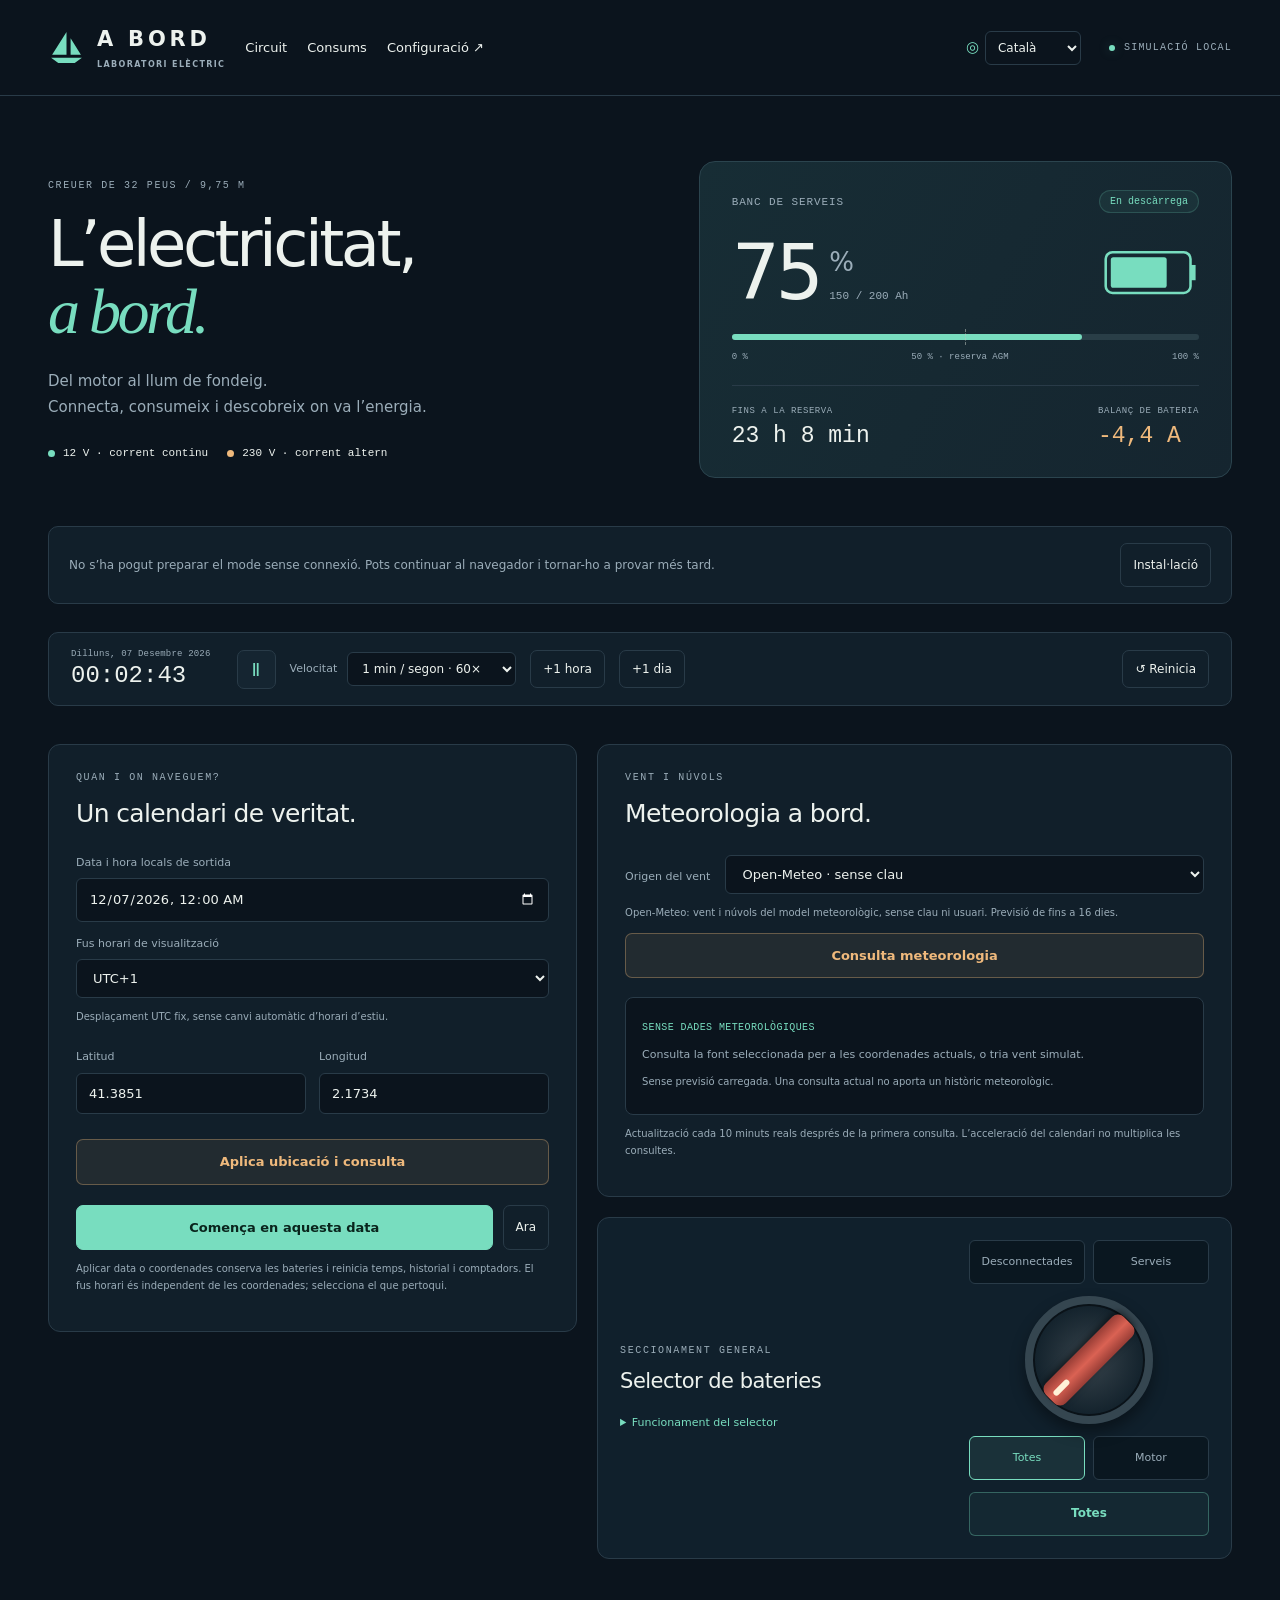
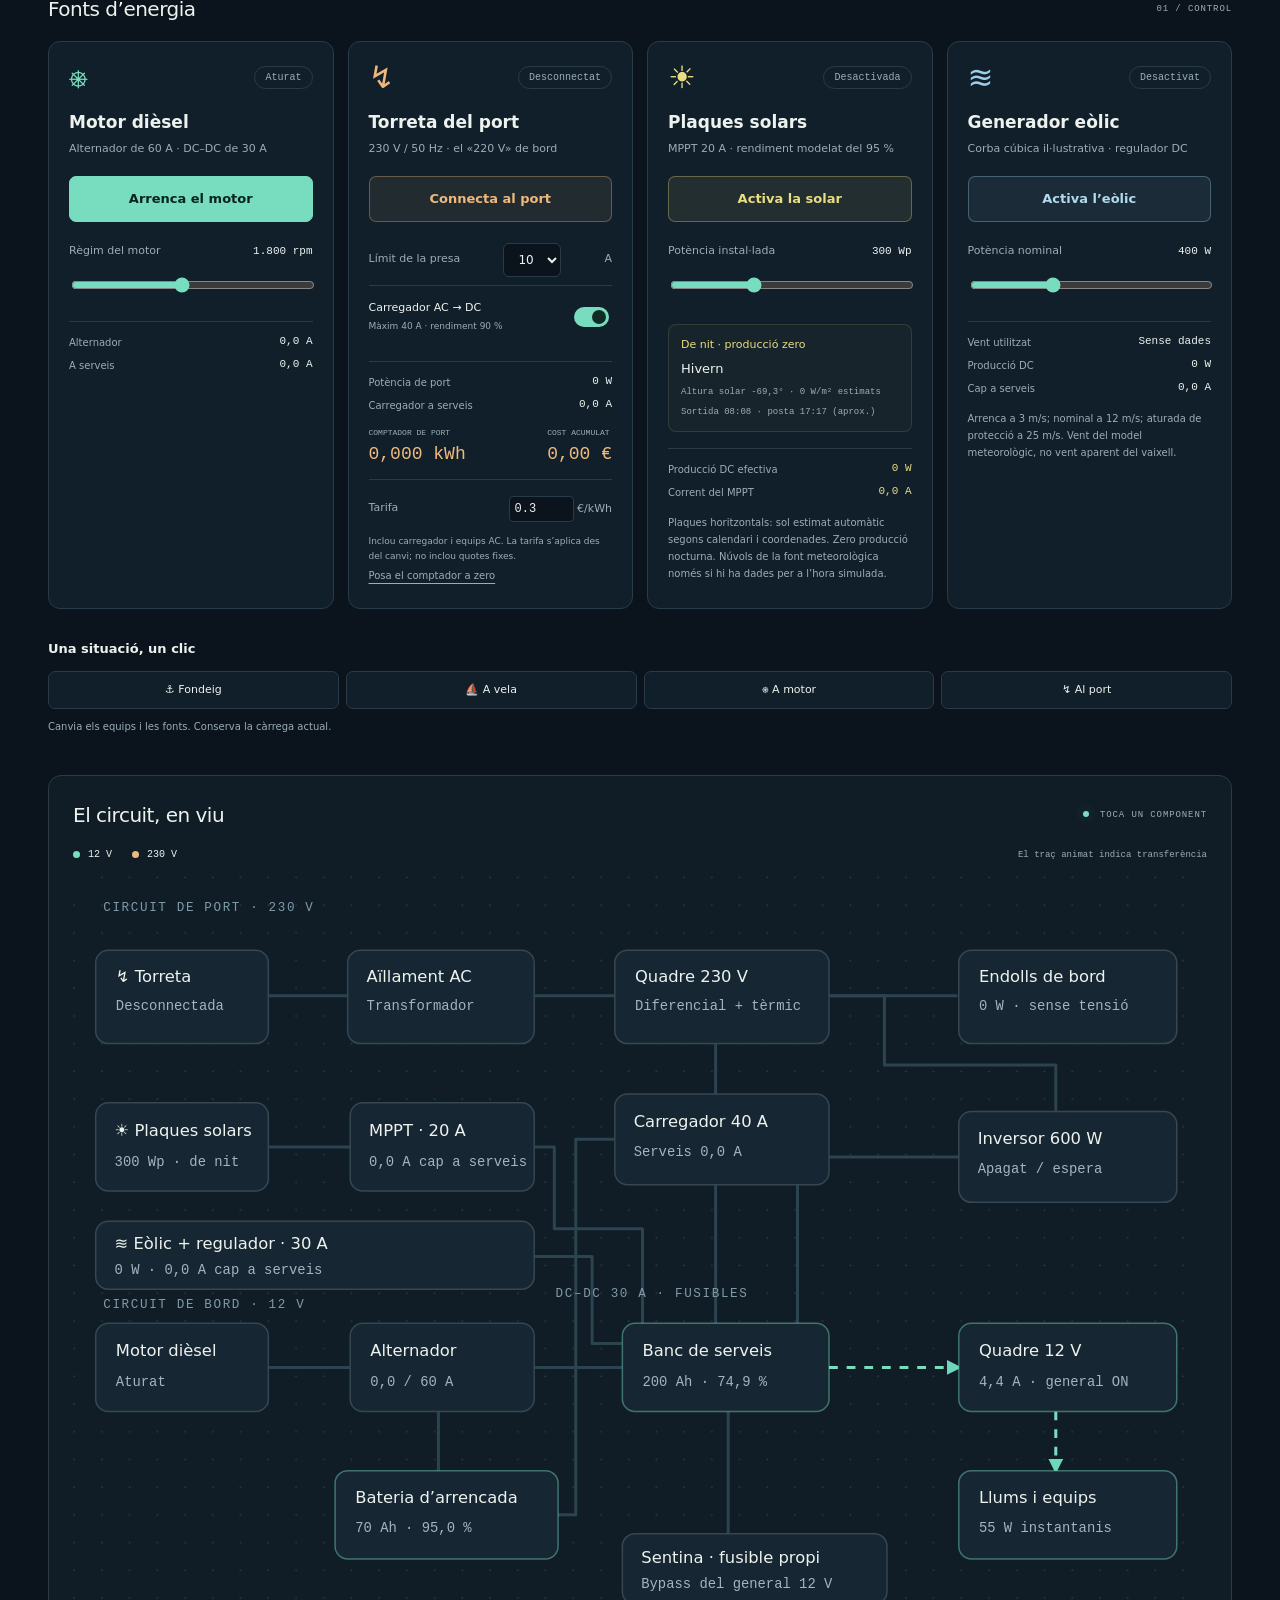
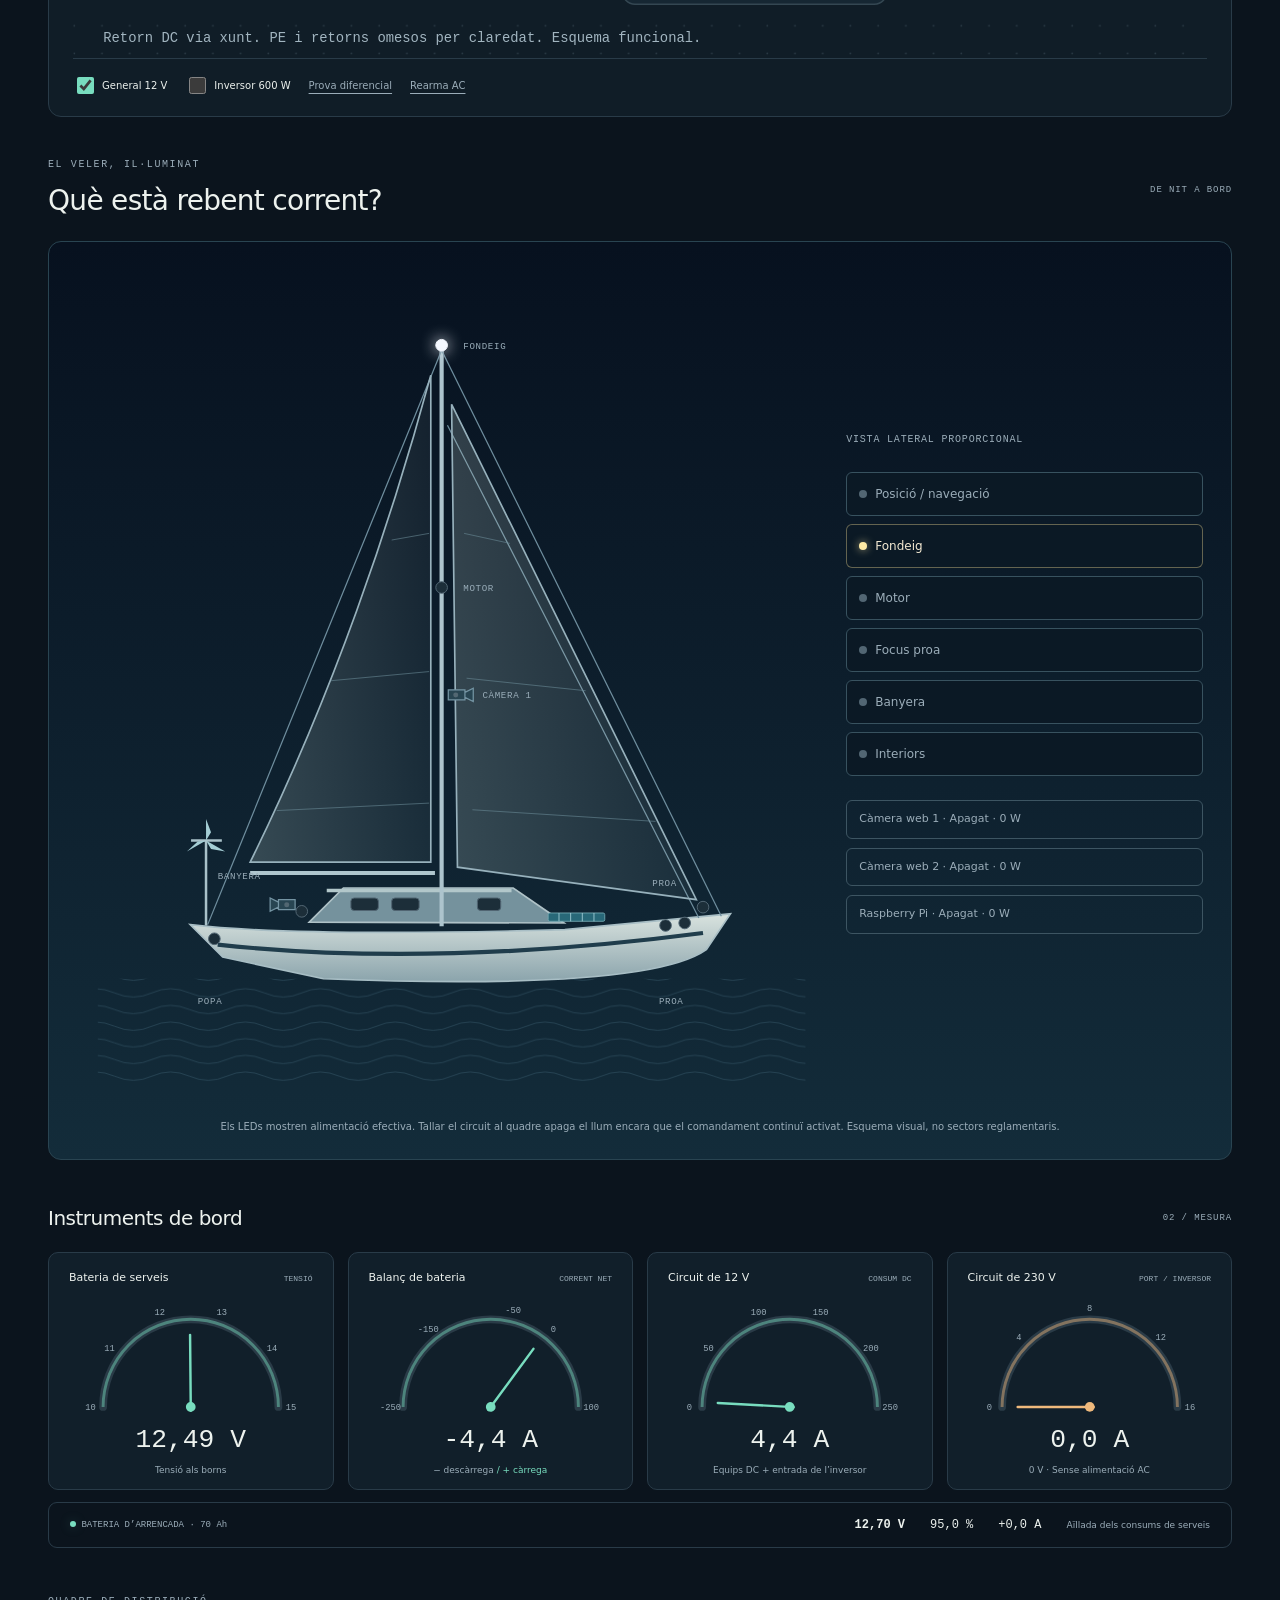
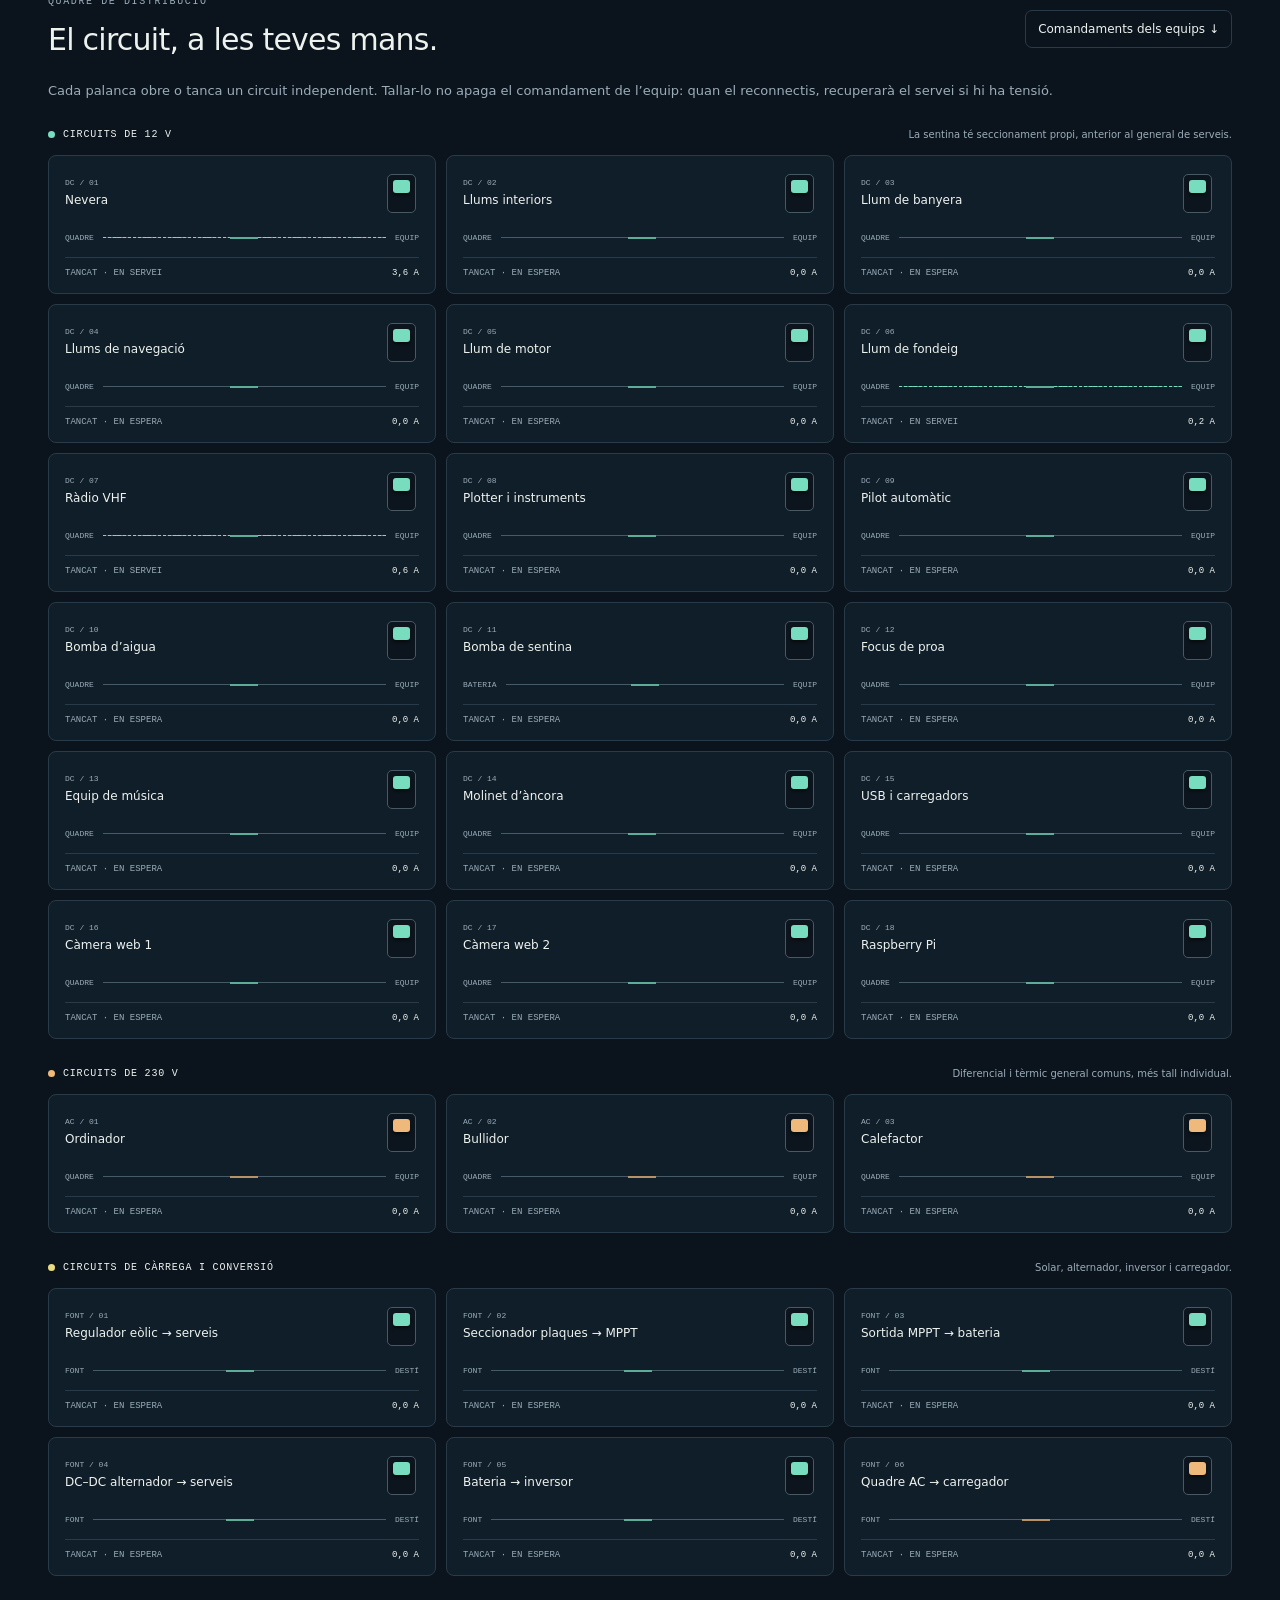
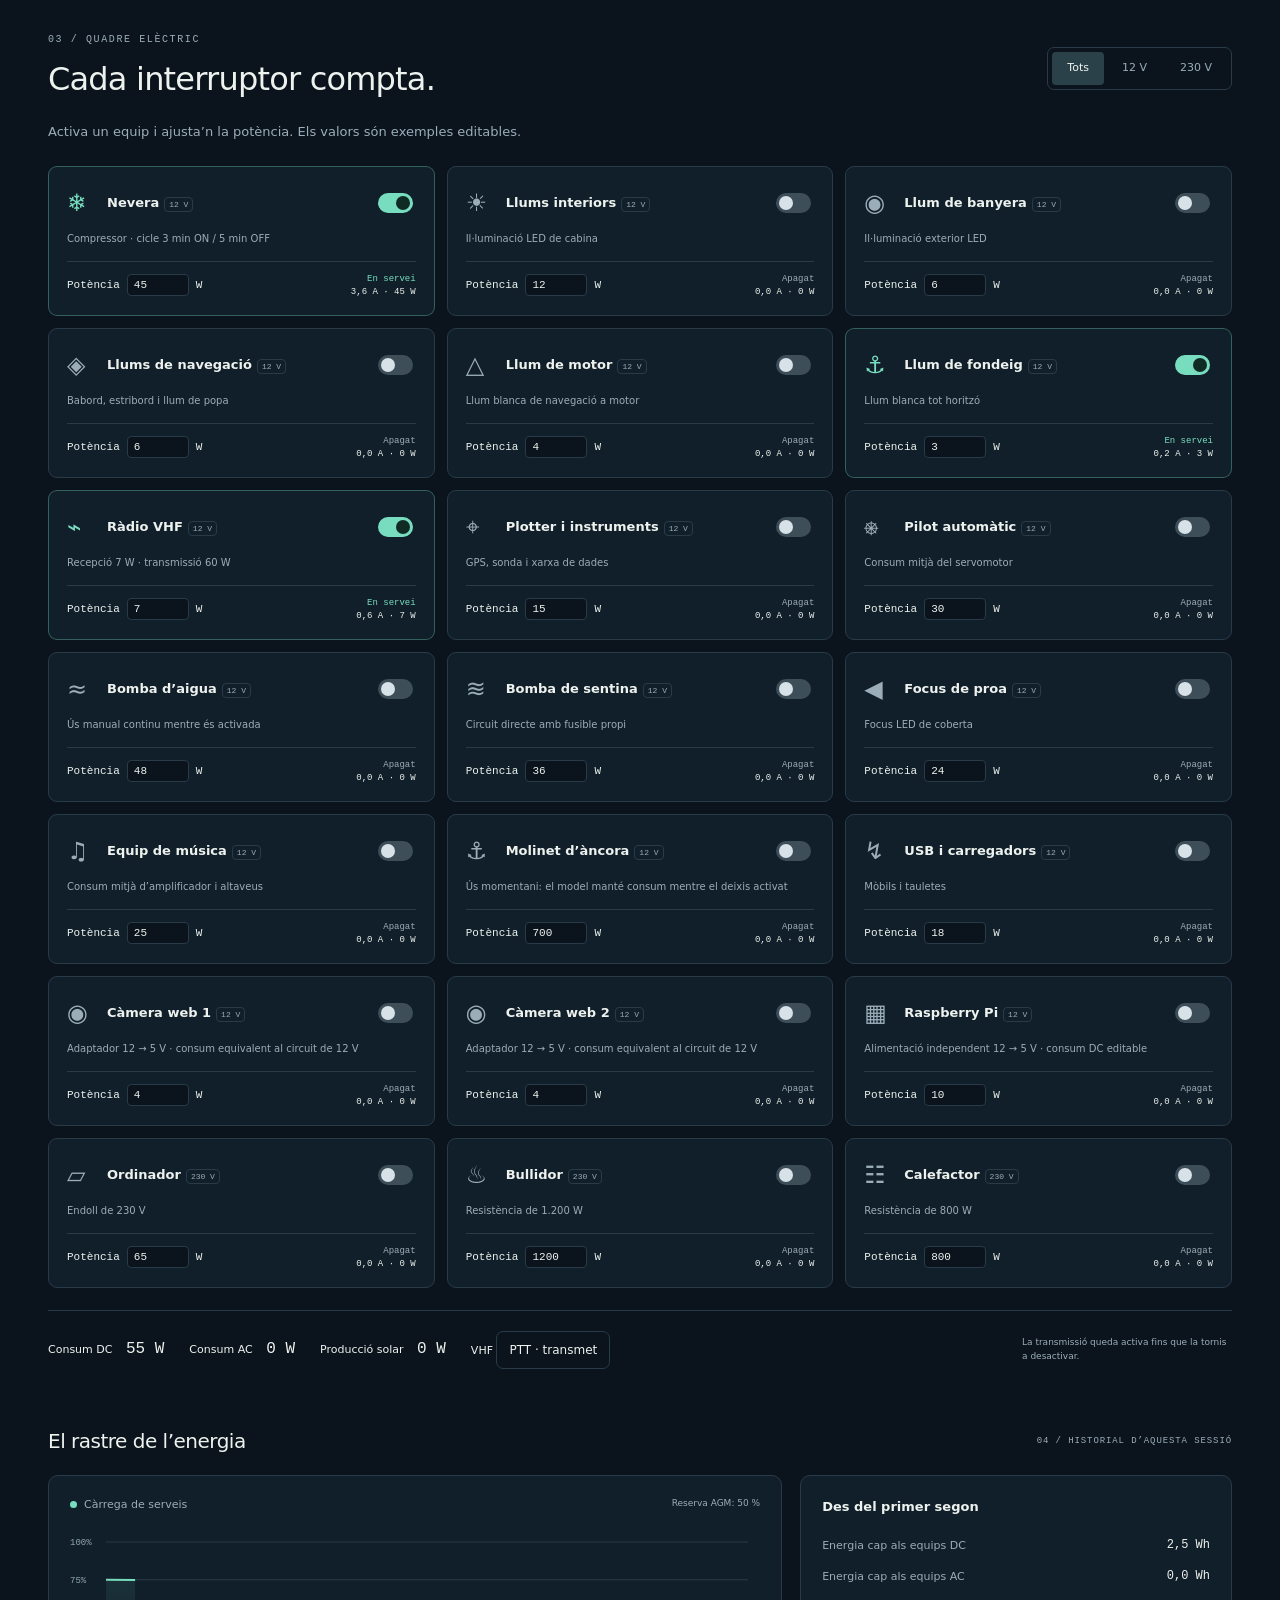
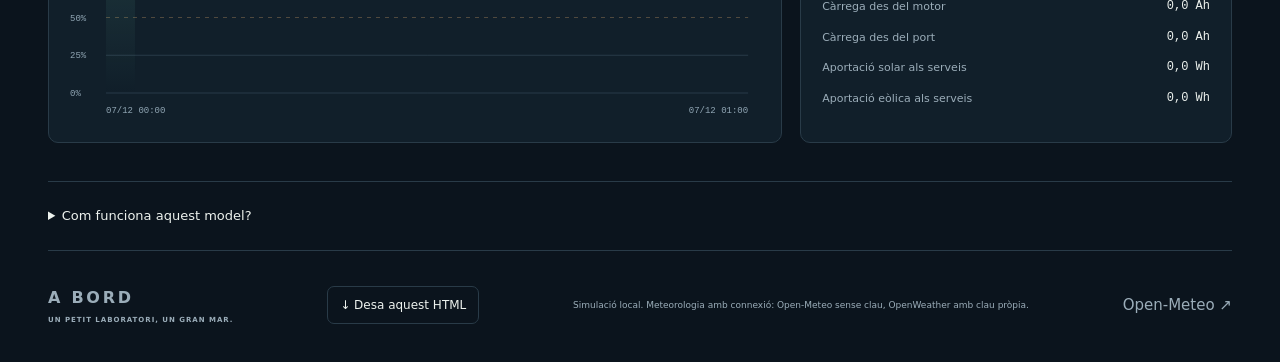
<file: index.html>
<!doctype html><html lang="ca"><head><meta charset="utf-8"><meta name="viewport" content="width=device-width, initial-scale=1"><meta name="theme-color" content="#101b25"><title>A bord · Laboratori elèctric</title><meta name="description" content="Explora el circuit de 12 V i 230 V d’un veler de 32 peus. Simula bateries, motor, càrrega de port i consums en temps real."><style>:root{color-scheme:dark;--bg:#0b141d;--surface:#111f2a;--card:#152531;--line:#293b48;--text:#edf2ee;--muted:#9badb9;--teal:#78ddbf;--amber:#efb97c;--red:#ff8d81;--mono:ui-monospace,SFMono-Regular,Consolas,monospace;font-family:Inter,ui-sans-serif,system-ui,-apple-system,BlinkMacSystemFont,'Segoe UI',sans-serif;font-size:15px}*{box-sizing:border-box}html{scroll-behavior:smooth;scroll-padding-top:25px}body{margin:0;background:var(--bg);color:var(--text);line-height:1.5}button,input,select{font:inherit}button,a,input,select{-webkit-tap-highlight-color:transparent}button{cursor:pointer}button:focus-visible,a:focus-visible,input:focus-visible,select:focus-visible,g:focus-visible{outline:2px solid var(--teal);outline-offset:5px}button{transition:background .16s,border-color .16s,transform .16s}button:hover{filter:brightness(1.13)}button:active{transform:translateY(1px)}button:disabled{opacity:.4;cursor:not-allowed}a{color:inherit;text-decoration:none}main{max-width:1536px;margin:auto;padding:0 48px}.topbar{border-bottom:1px solid var(--line);height:96px;display:flex;align-items:center;justify-content:space-between;gap:28px;padding:0 48px;max-width:1632px;margin:auto}.brand{display:flex;align-items:center;gap:12px;font-weight:750;letter-spacing:.18em;font-size:21px}.brand svg{width:37px;height:37px;color:var(--teal)}.brand small{display:block;font-size:8px;color:var(--muted);letter-spacing:.17em;margin-top:3px}.topbar nav{display:flex;gap:34px;font-size:13px}.link-button{background:none;border:0;color:var(--text);padding:0}.live-badge{font:10px var(--mono);letter-spacing:.12em;color:var(--muted);display:flex;align-items:center;gap:9px}.live-badge i,.tiny-dot{display:inline-block;width:6px;height:6px;border-radius:50%;background:var(--teal);box-shadow:0 0 12px #78ddbf44}.hero{display:grid;grid-template-columns:1.1fr 1fr;gap:80px;align-items:center;padding:65px 0 48px}.eyebrow{font:10px var(--mono);letter-spacing:.16em;color:var(--muted)}h1{font-size:clamp(40px,5vw,76px);font-weight:500;letter-spacing:-.055em;line-height:1.05;margin:20px 0 24px}h1 em{font-family:Georgia,serif;font-weight:400;color:var(--teal)}.hero p{font-size:15px;color:var(--muted);line-height:1.7}.chips{display:flex;flex-wrap:wrap;gap:19px;font:11px var(--mono);margin-top:27px}.chips span,.diagram-legend span{display:flex;align-items:center;gap:8px}.dc-dot,.ac-dot{display:inline-block;width:7px;height:7px;border-radius:50%;background:var(--teal)}.ac-dot{background:var(--amber)}.battery-overview{background:linear-gradient(120deg,#172d35,#15252f);padding:28px 32px;border:1px solid #2b444e;border-radius:16px}.section-kicker{display:flex;justify-content:space-between;gap:10px;align-items:center;font:11px var(--mono);letter-spacing:.08em;color:var(--muted)}.state-pill,.pill{border:1px solid var(--line);padding:5px 10px;border-radius:30px;font:10px var(--mono);color:var(--muted);letter-spacing:0}.state-pill{color:var(--teal);background:#78ddbf10;border-color:#78ddbf30}.hero-soc{display:flex;align-items:center;gap:10px;margin:14px 0 16px}.hero-soc>span:first-child{font-size:76px;font-weight:450;letter-spacing:-.06em;line-height:1.2}.hero-soc>span:nth-child(2){font-size:26px;color:var(--muted)}.hero-soc small{display:block;font:11px var(--mono);white-space:nowrap;margin-top:8px}.hero-soc svg{width:95px;margin-left:auto;color:var(--teal)}.capacity-track{height:6px;border-radius:10px;background:#293e47;position:relative}.capacity-track>div{height:100%;width:75%;background:var(--teal);border-radius:inherit;transition:width .25s}.reserve-line{position:absolute;left:50%;top:-5px;height:16px;border-left:1px dashed #bdc7bf88}.battery-foot{display:flex;justify-content:space-between;font:9px var(--mono);color:var(--muted);margin:12px 0 23px}.battery-summary{border-top:1px solid var(--line);padding-top:20px;display:flex;gap:55px}.battery-summary small{display:block;font:9px var(--mono);letter-spacing:.06em;color:var(--muted)}.battery-summary strong{display:block;font:23px var(--mono);margin-top:7px}.timebar{display:flex;gap:14px;align-items:center;padding:16px 22px;border:1px solid var(--line);border-radius:10px;background:var(--surface);margin-bottom:38px;flex-wrap:wrap}.clock{display:flex;flex-direction:column;margin-right:8px}.clock .eyebrow{font-size:8px}.clock strong{font:19px var(--mono);margin-top:3px}.icon-button{height:39px;min-width:39px;border:1px solid var(--line);border-radius:7px;background:var(--card);color:var(--teal);font-size:18px}.speed-label{font-size:11px;color:var(--muted);display:flex;align-items:center;gap:10px}select{background:var(--bg);color:var(--text);border:1px solid var(--line);border-radius:6px;padding:8px 10px;font-size:12px}.quiet-button{border:1px solid var(--line);background:transparent;color:var(--text);border-radius:7px;padding:9px 12px;font-size:12px}.time-spacer{flex:1}.workbench{display:grid;grid-template-columns:310px minmax(0,1fr);gap:25px;align-items:start}.section-heading{display:flex;align-items:center;justify-content:space-between;gap:14px;margin-bottom:19px}h2{font-size:20px;font-weight:500;letter-spacing:-.025em;margin:0}.section-heading>span{font:9px var(--mono);color:var(--muted);letter-spacing:.1em}.section-heading span i{margin-right:5px}h3{font-size:17px;font-weight:550;margin:0}.source-card{background:var(--surface);border:1px solid var(--line);border-radius:12px;padding:22px;margin-bottom:14px}.card-top{display:flex;justify-content:space-between;align-items:center;margin-bottom:17px}.source-icon{font-size:31px;line-height:1;color:var(--teal)}.amber{color:var(--amber)}.source-card p{font-size:11px;color:var(--muted);margin:5px 0 19px}.primary-button,.secondary-button{display:block;width:100%;border-radius:7px;padding:12px;font-size:13px;font-weight:650;background:var(--teal);color:#09241c;border:1px solid var(--teal)}.secondary-button{background:#efb97c14;border-color:#efb97c55;color:var(--amber)}.range-label{display:flex;align-items:center;justify-content:space-between;gap:8px;font-size:11px;color:var(--muted);margin:21px 0 8px}.range-label output{font:11px var(--mono);color:var(--text)}input[type=range]{width:100%;accent-color:var(--teal);cursor:pointer;height:18px}input[type=checkbox]{accent-color:var(--teal);width:17px;height:17px;cursor:pointer}input[role=switch]{appearance:none;width:35px;height:20px;border-radius:20px;background:#3d4e59;border:0;position:relative;flex-shrink:0;transition:background .2s}input[role=switch]:before{content:'';position:absolute;left:3px;top:3px;width:14px;height:14px;border-radius:50%;background:#d6e2e7;transition:transform .2s}input[role=switch]:checked{background:var(--teal)}input[role=switch]:checked:before{transform:translateX(15px);background:#102b24}.mini-stats{display:grid;gap:8px;border-top:1px solid var(--line);padding-top:13px;margin-top:13px;font-size:10px;color:var(--muted)}.mini-stats span{display:flex;justify-content:space-between}.mini-stats b{color:var(--text);font:11px var(--mono)}.toggle-row{display:flex;align-items:center;justify-content:space-between;gap:10px;padding:14px 0;border-top:1px solid var(--line);font-size:11px}.toggle-row small{display:block;font-size:9px;color:var(--muted);margin-top:4px}.scenario-block{padding:16px 0}.scenario-block h3{font-size:13px}.scenarios{display:grid;grid-template-columns:1fr 1fr;gap:7px;margin-top:12px}.scenarios button{background:var(--surface);border:1px solid var(--line);color:var(--text);border-radius:7px;padding:10px;font-size:11px}.scenario-block p{font-size:10px;color:var(--muted)}.diagram-card{background:#101d27;border:1px solid var(--line);border-radius:13px;padding:24px 24px 15px}.diagram-legend{display:flex;gap:20px;font:10px var(--mono);margin-bottom:16px}.diagram-legend .muted{margin-left:auto;font-size:9px}.muted{color:var(--muted)}.svg-scroll{overflow:auto}#schematic{width:100%;min-width:650px;display:block}.node rect{fill:#162733;stroke:#344752;stroke-width:1.2;transition:stroke .3s,fill .3s}.node{cursor:pointer;outline-offset:-4px}.node:hover rect,.node:focus rect{stroke:var(--text);fill:#213847}.node.energized rect{stroke:#78ddbf70}.node.ac-energized rect{stroke:#efb97c80}.node-title{fill:var(--text);font-size:14px;font-family:system-ui,sans-serif;font-weight:500}.node-sub{fill:#a2b5c0;font-size:11px;font-family:var(--mono)}.svg-caption{fill:#819aa9;font-size:10px;letter-spacing:1.3px;font-family:var(--mono)}.wire{stroke:#2c4350;fill:none;stroke-width:2.4;stroke-linejoin:round}.wire.active{stroke:var(--teal);stroke-dasharray:7 7;animation:flow 1.1s linear infinite;marker-end:url(#arrow-dc)}.wire.ac.active{stroke:var(--amber);marker-end:url(#arrow-ac)}.wire.reverse{animation-direction:reverse;marker-end:none;marker-start:url(#arrow-dc)}.wire.hidden-wire{opacity:.2}.paused .wire{animation-play-state:paused}@keyframes flow{to{stroke-dashoffset:-28}}.circuit-switches{display:flex;flex-wrap:wrap;gap:12px 18px;border-top:1px solid var(--line);padding:14px 0 3px;font-size:10px;align-items:center}.circuit-switches label{display:flex;align-items:center;gap:5px}.text-button{background:none;border:0;padding:5px 0;color:var(--muted);font-size:10px;text-decoration:underline;text-underline-offset:4px}.alerts{margin-top:12px;font-size:11px;color:var(--amber)}.alerts:empty{display:none}.alert{padding:10px 12px;background:#efb97c0a;border:1px solid #efb97c30;border-radius:7px;margin-top:7px}.instruments{margin-top:43px}.meter-grid{display:grid;grid-template-columns:repeat(4,1fr);gap:14px}.meter-card{background:var(--surface);border:1px solid var(--line);border-radius:10px;padding:17px 20px 11px;text-align:center}.meter-label{display:flex;justify-content:space-between;align-items:center;font-size:11px;text-align:left;gap:5px}.meter-label>span{color:var(--muted);font:8px var(--mono)}.meter-card svg{width:100%;max-width:250px;display:block;margin:5px auto 0;overflow:visible}.meter-card p{color:var(--muted);font-size:9px;margin:4px 0 0}.teal{color:var(--teal)}.meter-scale{fill:var(--muted);font:9px var(--mono)}.meter-number{fill:var(--text);font:27px var(--mono)}.needle{transition:transform .2s;transform-origin:125px 101px}.starter-strip{padding:15px 21px;display:flex;align-items:center;gap:25px;border:1px solid var(--line);border-radius:9px;margin-top:12px;font:12px var(--mono);flex-wrap:wrap}.starter-strip>span:first-child{font-size:9px;color:var(--muted);margin-right:auto}.starter-strip small{font:9px system-ui;color:var(--muted)}.consumers{margin-top:58px;scroll-margin-top:24px}.consumers h2{font-size:32px;margin-top:10px}.section-intro{color:var(--muted);font-size:13px;margin-bottom:24px}.filter-tabs{display:flex;border:1px solid var(--line);border-radius:7px;padding:4px;gap:3px}.filter-tabs button{border:0;background:none;color:var(--muted);padding:8px 15px;font-size:11px;border-radius:4px}.filter-tabs button[aria-pressed=true]{background:#2b414a;color:var(--text)}.load-grid{display:grid;grid-template-columns:repeat(3,1fr);gap:12px}.load-card{border:1px solid var(--line);border-radius:9px;background:var(--surface);padding:18px;position:relative;transition:border .2s}.load-card.on{border-color:#78ddbf55}.load-card.ac.on{border-color:#efb97c70}.load-top{display:flex;align-items:center;gap:11px}.load-icon{font-size:24px;width:29px;color:var(--muted)}.load-card.on .load-icon{color:var(--teal)}.load-card.ac.on .load-icon{color:var(--amber)}.load-name{flex:1;font-size:13px;font-weight:550}.bus-badge{font:8px var(--mono);color:var(--muted);border:1px solid var(--line);padding:2px 4px;border-radius:4px;margin-left:5px}.load-detail{font-size:10px;color:var(--muted);margin:10px 0 15px;min-height:15px}.load-bottom{display:flex;align-items:center;gap:7px;font:11px var(--mono);border-top:1px solid var(--line);padding-top:12px}.load-bottom input[type=number]{width:62px;padding:4px 6px;background:var(--bg);border:1px solid var(--line);border-radius:4px;color:var(--text);font:11px var(--mono)}.load-state{margin-left:auto;color:var(--muted);font-size:9px}.load-state.live{color:var(--teal)}.load-card.ac .load-state.live{color:var(--amber)}.load-current{display:block;text-align:right;color:var(--text);margin-top:3px}.load-totals{display:flex;align-items:center;flex-wrap:wrap;gap:25px;font-size:11px;border-top:1px solid var(--line);padding:20px 0;margin-top:22px}.load-totals strong{font:16px var(--mono);margin-left:10px}.load-totals small{margin-left:auto;max-width:210px;font-size:9px;color:var(--muted)}.history-section{margin-top:37px}.history-layout{display:grid;grid-template-columns:1.7fr 1fr;gap:18px}.chart,.energy-ledger{background:var(--surface);border:1px solid var(--line);border-radius:10px;padding:21px}.chart-top{display:flex;justify-content:space-between;font-size:11px;color:var(--muted)}.chart-top span{display:flex;gap:7px;align-items:center}.chart-top small{font-size:9px}canvas{width:100%;height:190px;display:block;margin-top:15px}.energy-ledger h3{font-size:13px;margin-bottom:22px}.energy-ledger>div{display:flex;justify-content:space-between;font-size:11px;color:var(--muted);gap:15px;margin:17px 0}.energy-ledger b{color:var(--text);font:12px var(--mono)}.model-notes{border-block:1px solid var(--line);padding:24px 0;margin-top:38px}.model-notes summary{cursor:pointer;font-size:13px}.notes-grid{display:grid;grid-template-columns:1fr 1fr;gap:0 32px;font-size:11px;color:var(--muted);line-height:1.8;margin-top:17px}.model-disclaimer{font-size:11px;color:var(--amber)}.references{font-size:10px;color:var(--muted)}.references a{text-decoration:underline;text-underline-offset:3px}footer{display:flex;align-items:center;justify-content:space-between;gap:20px;flex-wrap:wrap;padding:35px 0;color:var(--muted)}footer>span{font-size:16px;font-weight:650;letter-spacing:.17em}footer>span small{display:block;font-size:7px;letter-spacing:.14em;margin-top:5px}footer>small{font-size:9px}dialog{background:#152531;color:var(--text);border:1px solid #3b5360;border-radius:16px;padding:34px;width:min(540px,calc(100% - 28px));box-shadow:0 30px 100px #0008;max-height:90vh;overflow:auto}dialog::backdrop{background:#050b12bd;backdrop-filter:blur(5px)}dialog h2{font-size:28px;margin:13px 0}dialog p{color:var(--muted);font-size:13px;line-height:1.8}.dialog-close{position:absolute;right:17px;top:12px;background:transparent;border:0;color:var(--muted);font-size:27px}.component-values{background:var(--bg);padding:16px;border-radius:8px;font:13px var(--mono);margin-top:22px;color:var(--teal)}.setting-label{display:flex;justify-content:space-between;font-size:12px;margin:25px 0 8px}.setting-label span{color:var(--teal);font:13px var(--mono)}.small{font-size:11px!important}.toast{position:fixed;bottom:24px;left:50%;transform:translate(-50%,20px);opacity:0;pointer-events:none;background:#e4efe8;color:#152a22;padding:13px 23px;border-radius:8px;font-size:12px;transition:.2s;z-index:10;max-width:90vw}.toast.show{opacity:1;transform:translate(-50%,0)}.hidden{display:none!important}@media(min-width:1600px){.hero{gap:150px}.workbench{grid-template-columns:320px 1fr}}@media(max-width:1100px){main{padding:0 25px}.topbar{padding:0 25px}.live-badge{display:none}.workbench{grid-template-columns:265px minmax(0,1fr)}.diagram-card{padding:19px 14px}.hero{gap:30px}.hero-soc>span:first-child{font-size:65px}.battery-overview{padding:25px}.meter-card{padding:14px 10px}.meter-label{font-size:10px}.meter-label>span{font-size:7px}.load-grid{grid-template-columns:repeat(2,1fr)}}@media(max-width:800px){.topbar{height:80px}.topbar nav{gap:16px}.topbar nav a{display:none}.hero{padding-top:35px;grid-template-columns:1fr 1fr;gap:22px}.hero h1{font-size:48px}.hero p{font-size:12px}.chips{font-size:9px;gap:10px}.battery-overview{padding:20px}.hero-soc svg{width:60px}.hero-soc>span:first-child{font-size:55px}.hero-soc small{font-size:9px}.section-kicker{font-size:9px}.state-pill{font-size:8px}.battery-summary{gap:18px}.battery-summary strong{font-size:18px}.battery-summary small{font-size:8px}.battery-foot{font-size:7px}.workbench{grid-template-columns:1fr}.sources{display:grid;grid-template-columns:1fr 1fr;gap:14px}.sources>.section-heading{grid-column:1/-1;margin:0}.source-card{margin:0}.scenario-block{grid-column:1/-1;padding:0}.scenarios{grid-template-columns:repeat(4,1fr)}.scenario-block p{margin-bottom:0}.diagram-card{padding:20px}.meter-grid{grid-template-columns:1fr 1fr}.meter-label{font-size:12px}.meter-label>span{font-size:9px}.meter-card{padding:18px}.history-layout{grid-template-columns:1fr}.energy-ledger{display:grid;grid-template-columns:1fr 1fr;gap:0 24px}.energy-ledger h3{grid-column:1/-1;margin-bottom:5px}.starter-strip{gap:15px}.starter-strip>small{display:none}.timebar{gap:9px;padding:13px}.time-spacer{display:none}.timebar>#reset{margin-left:auto}.timebar .quiet-button{font-size:10px}.speed-label{font-size:0}select{font-size:11px}.diagram-legend .muted{font-size:8px}}@media(max-width:520px){main{padding:0 16px}.topbar{padding:0 16px}.brand{font-size:17px}.brand svg{width:30px}.brand small{font-size:6px}.link-button{font-size:11px}.hero{grid-template-columns:1fr;padding:35px 0 25px;gap:25px}.hero h1{font-size:57px}.hero p br{display:none}.hero p{font-size:13px;max-width:300px}.chips{font-size:10px}.battery-overview{padding:23px}.hero-soc>span:first-child{font-size:72px}.hero-soc svg{width:90px}.section-kicker{font-size:10px}.battery-summary{gap:45px}.battery-summary strong{font-size:23px}.battery-foot{font-size:8px}.timebar{margin-bottom:25px}.timebar>#step{order:5}.timebar>#reset{order:6;margin-left:auto}.clock strong{font-size:16px}.sources{grid-template-columns:1fr}.sources>.section-heading{grid-column:auto}.scenario-block{grid-column:auto}.source-card{padding:20px}.source-card p{font-size:12px}.scenarios{grid-template-columns:1fr 1fr}.diagram-card{padding:16px 11px}.diagram-card .section-heading>span{font-size:7px}.diagram-card h2{font-size:16px}.diagram-legend .muted{display:none}.circuit-switches{font-size:10px}.meter-grid{gap:9px}.meter-card{padding:14px 9px}.meter-label{font-size:10px;display:block}.meter-label>span{display:block;font-size:7px;margin-top:4px}.meter-card p{font-size:8px;min-height:24px}.starter-strip{padding:14px;gap:12px}.starter-strip>span:first-child{width:100%;font-size:9px}.starter-strip strong{font-size:16px}.consumers{margin-top:35px}.consumers h2{font-size:26px}.consumers>.section-heading{align-items:start;flex-direction:column}.filter-tabs{align-self:stretch}.filter-tabs button{flex:1}.load-grid{grid-template-columns:1fr}.load-detail{font-size:11px}.load-bottom{font-size:12px}.load-state{font-size:10px}.load-totals{gap:14px}.load-totals small{margin:0;max-width:100%;width:100%}.energy-ledger{display:block}.notes-grid{grid-template-columns:1fr}.chart-top small{font-size:8px}.chart{padding:16px}footer{flex-direction:column;align-items:start}h2{font-size:18px}}@media(prefers-reduced-motion:reduce){*{scroll-behavior:auto!important;transition:none!important}.wire.active{animation:none}}

:root{--solar:#eadc80}.solar-color,.solar-card .mini-stats b{color:var(--solar)}.solar-button{width:100%;padding:12px;border-radius:7px;background:#eadc8014;color:var(--solar);border:1px solid #eadc8055;font-size:13px;font-weight:650}.solar-dot{display:inline-block;width:7px;height:7px;border-radius:50%;background:var(--solar)}.solar-hint{margin:14px 0 0!important;font-size:10px!important;line-height:1.7}.sun-presets{display:flex;gap:6px;margin:9px 0 16px}.sun-presets button{flex:1;font-size:10px;padding:7px 4px;border:1px solid var(--line);border-radius:5px;color:var(--muted);background:transparent}.sun-presets button.selected{border-color:#eadc8066;color:var(--solar);background:#eadc800c}.solar-wire.active{stroke:var(--solar)}.switchboard{margin-top:48px}.switchboard h2{font-size:30px;margin-top:10px}.board-group-title{display:flex;justify-content:space-between;align-items:center;gap:12px;margin:27px 0 13px}.board-group-title>span{display:flex;align-items:center;gap:8px;font:10px var(--mono);letter-spacing:.08em}.board-group-title small{font-size:10px;color:var(--muted)}.board-grid{display:grid;grid-template-columns:repeat(3,1fr);gap:10px}.breaker-card{background:#101e29;border:1px solid var(--line);border-radius:8px;padding:15px 16px}.breaker-card.open{border-color:#cf8a6c55;background:#291f211f}.breaker-label{display:flex;align-items:center;gap:8px;justify-content:space-between;font-size:12px;cursor:pointer}.breaker-label strong{font-weight:500}.breaker-id{font:8px var(--mono);color:var(--muted);display:block;margin-bottom:4px}.breaker-toggle{appearance:none;width:29px!important;height:39px!important;border:1px solid #485966;background:#0c151d;border-radius:5px;position:relative;flex-shrink:0;cursor:pointer}.breaker-toggle:before{content:'';position:absolute;top:18px;left:5px;width:17px;height:13px;border-radius:3px;background:#8f5a51;box-shadow:0 2px 3px #0008;transition:top .15s,background .15s}.breaker-toggle:checked:before{top:5px;background:var(--teal)}.breaker-card.ac .breaker-toggle:checked:before{background:var(--amber)}.breaker-route{display:flex;align-items:center;gap:9px;font:8px var(--mono);color:var(--muted);margin-top:14px}.branch-line{flex:1;position:relative;height:15px;min-width:30px}.branch-line:before{content:'';position:absolute;top:7px;left:0;right:0;border-top:1px solid #475a67}.branch-line svg{position:absolute;left:calc(50% - 14px);top:0;width:28px;height:15px;background:#101e29}.branch-line path{stroke:var(--red);stroke-width:1.5;fill:none}.breaker-card.closed .branch-line path{stroke:var(--teal)}.breaker-card.ac.closed .branch-line path{stroke:var(--amber)}.breaker-card.flowing .branch-line:before{border-color:var(--teal);border-top-style:dashed;animation:branch-flow .8s linear infinite;background:linear-gradient(90deg,transparent,var(--teal),transparent);background-size:30px 1px}.breaker-card.ac.flowing .branch-line:before{border-color:var(--amber)}@keyframes branch-flow{to{background-position:30px 0}}.paused .branch-line:before{animation-play-state:paused}.breaker-readout{display:flex;justify-content:space-between;gap:8px;border-top:1px solid var(--line);padding-top:10px;margin-top:12px;font:9px var(--mono);color:var(--muted)}.breaker-readout b{color:var(--text);font-weight:400}.breaker-card.open .breaker-readout>span{color:var(--red)}.load-card.cut{border-style:dashed;opacity:.8}.load-card.cut .load-icon{color:var(--muted)}@media(max-width:1000px){.board-grid{grid-template-columns:repeat(2,1fr)}}@media(max-width:800px){.solar-card{grid-column:1/-1}.solar-card .mini-stats{grid-template-columns:1fr 1fr;gap:25px}.board-group-title{align-items:start}.board-group-title small{max-width:250px;text-align:right}}@media(max-width:520px){.board-grid{grid-template-columns:1fr}.switchboard>.section-heading{align-items:start;flex-direction:column}.switchboard h2{font-size:26px}.board-group-title{flex-direction:column;gap:7px}.board-group-title small{max-width:none;text-align:left}.solar-card .mini-stats{grid-template-columns:1fr;gap:8px}.solar-card{grid-column:auto}}@media(prefers-reduced-motion:reduce){.breaker-card.flowing .branch-line:before{animation:none}}

/* Calendar, weather, shore meter and live boat */
.environment-panel{display:grid;grid-template-columns:1fr 1.2fr;gap:20px;margin-bottom:35px}.calendar-settings,.weather-settings{padding:27px;background:var(--surface);border:1px solid var(--line);border-radius:12px}.environment-panel h2{font-size:25px;margin:12px 0 22px}.environment-panel label:not(.setting-label){display:block;font-size:11px;color:var(--muted);margin:14px 0 7px}.environment-panel input:not([type=range]),.environment-panel select{width:100%;padding:10px 12px;border:1px solid var(--line);border-radius:6px;background:var(--bg);color:var(--text);font-size:13px;min-width:0}.coordinate-fields{display:grid;grid-template-columns:1fr 1fr;gap:13px}.coordinate-fields input{margin-top:7px}.calendar-buttons{display:flex;gap:10px;margin-top:20px}.calendar-buttons .primary-button{flex:1}.environment-panel .small{font-size:10px!important;line-height:1.7}.weather-mode{display:flex;gap:15px;align-items:center}.weather-mode label{white-space:nowrap}.weather-report{background:var(--bg);border:1px solid var(--line);padding:16px;border-radius:8px;margin-top:19px}.weather-report>strong{font:10px var(--mono);color:var(--teal);letter-spacing:.04em}.weather-report p{font-size:11px;margin:10px 0;color:var(--muted)}.weather-report small{display:block;font-size:10px;color:var(--muted);line-height:1.7}.weather-report #weather-request{color:var(--amber);margin-top:8px}.weather-settings .secondary-button{margin-top:12px}.weather-settings a{color:var(--teal);text-decoration:underline}.solar-auto{background:#eadc8007;border:1px solid #eadc8022;border-radius:8px;padding:12px;margin:16px 0;font-size:10px;color:var(--muted);display:grid;gap:6px}.solar-auto span{font-size:11px;color:var(--solar)}.solar-auto strong{font-size:13px;color:var(--text);font-weight:500}.solar-auto small{font:9px var(--mono);line-height:1.6}.wind-color{color:#9ecfea}.wind-button{background:#9ecfea13;color:#b1daed;border:1px solid #9ecfea55;border-radius:7px;width:100%;padding:12px;font-size:13px;font-weight:650}.port-reading{display:flex;justify-content:space-between;gap:10px;padding:15px 0;border-bottom:1px solid var(--line)}.port-reading small{font:8px var(--mono);color:var(--muted);display:block}.port-reading strong{font:18px var(--mono);display:block;color:var(--amber);margin-top:7px}.tariff-label{display:flex;align-items:center;justify-content:space-between;gap:10px;margin-top:16px;font-size:11px;color:var(--muted)}.tariff-label span{white-space:nowrap}.tariff-label input{width:65px;background:var(--bg);border:1px solid var(--line);color:var(--text);padding:5px;border-radius:4px;font:12px var(--mono)}.meter-note{font-size:9px!important;line-height:1.65!important;margin:12px 0 0!important}.workbench{grid-template-columns:1fr}.sources{display:grid;grid-template-columns:repeat(4,minmax(0,1fr));gap:14px}.sources>.section-heading{grid-column:1/-1;margin-bottom:3px}.sources .source-card{margin:0;padding:20px;grid-column:auto;align-self:stretch}.sources .solar-card .mini-stats{grid-template-columns:1fr;gap:8px}.scenario-block{grid-column:1/-1}.scenarios{grid-template-columns:repeat(4,1fr)}.scenario-block p{margin-bottom:0}.clock .eyebrow{font-size:9px;letter-spacing:.02em;max-width:360px;text-transform:capitalize}.clock strong{font-size:24px}.boat-section{margin-top:42px}.boat-section h2{font-size:28px;margin-top:10px}.boat-stage{border:1px solid #294451;background:linear-gradient(180deg,#07111f,#132c3a);border-radius:13px;padding:16px 22px;transition:background 1s}.boat-stage.daylight{background:linear-gradient(180deg,#193342,#214451)}#boat-silhouette{display:block;width:100%;max-height:360px}.boat-labels{font:9px var(--mono);fill:#99acb8;letter-spacing:1px}.boat-lamp circle,.boat-lamp rect{fill:#1c2e39;stroke:#526673;stroke-width:1.2}.boat-lamp .light-beam{fill:#efd49b;opacity:0;transition:opacity .2s}.boat-lamp.lit .light-beam{opacity:.18}.boat-lamp.lit circle,.boat-lamp.lit rect{fill:var(--lamp);stroke:var(--lamp);filter:drop-shadow(0 0 7px var(--lamp))}.red-lamp{--lamp:#ff6464}.green-lamp{--lamp:#78ffae}.white-lamp{--lamp:#f4f8ff}.warm-lamp{--lamp:#ffe6a6}.boat-lights{display:flex;justify-content:center;gap:8px;flex-wrap:wrap}.boat-lights button{background:#0b1925;border:1px solid #38525f;border-radius:6px;color:var(--muted);padding:9px 12px;font-size:10px;display:flex;align-items:center;gap:8px}.boat-lights button i{width:6px;height:6px;background:#526673;border-radius:50%}.boat-lights button.illuminated{color:#f3e9d2;border-color:#e9d59266}.boat-lights button.illuminated i{background:#ffeba5;box-shadow:0 0 8px #ffeba5aa}.boat-stage>p{font-size:10px;color:var(--muted);text-align:center;margin:18px 0 4px}.timebar .clock{margin-right:12px}.energy-ledger>div{margin:14px 0}@media(max-width:1200px){.sources{grid-template-columns:repeat(2,minmax(0,1fr))}.environment-panel{grid-template-columns:1fr 1fr}.sources .source-card{padding:23px}}@media(max-width:750px){.environment-panel{grid-template-columns:1fr}.clock{width:100%;margin-bottom:4px}.clock .eyebrow{max-width:100%}.boat-section h2{font-size:23px}.boat-stage{padding:12px}.boat-lights button{font-size:9px}.sources{grid-template-columns:1fr 1fr}}@media(max-width:550px){.sources{grid-template-columns:1fr}.calendar-settings,.weather-settings{padding:21px}.environment-panel h2{font-size:23px}.weather-mode{display:block}.scenarios{grid-template-columns:1fr 1fr}.sources .source-card{grid-column:auto}.timebar>#step-day{order:5}.boat-section>.section-heading{flex-direction:column;align-items:start}.boat-labels{font-size:11px}.boat-lights{display:grid;grid-template-columns:1fr 1fr}.boat-stage>p{font-size:9px}.boat-lamp.lit circle{stroke-width:3}.calendar-buttons .primary-button{font-size:11px}.port-reading strong{font-size:22px}}

.language-picker{display:flex;align-items:center;gap:6px;color:var(--teal);margin-left:auto}.language-picker select{max-width:140px;padding:8px;font-size:12px}.topbar{gap:20px}.live-badge{margin-left:8px}.boat-stage{display:grid;grid-template-columns:minmax(0,2.1fr) minmax(220px,1fr);align-items:center;gap:20px;padding:25px 28px}.boat-stage>p{grid-column:1/-1;margin:0}.boat-controls{display:grid;gap:24px}.boat-view-note{font:10px var(--mono);color:var(--muted);letter-spacing:.08em;line-height:1.6}.boat-lights{display:grid;grid-template-columns:1fr;justify-content:start}.boat-lights button{font-size:12px;padding:12px}.boat-lights button i{width:8px;height:8px}.device-strip{display:grid;gap:9px}.device-status{padding:10px 12px;border:1px solid #3d5562;border-radius:6px;font-size:11px;color:var(--muted)}.device-status.powered{color:var(--teal);border-color:#78ddbf66}.boat-camera path{fill:#284552;stroke:#7494a3;stroke-width:1.5}.boat-camera circle{fill:#526772}.boat-camera.powered circle{fill:#78ddbf;filter:drop-shadow(0 0 5px #78ddbf)}.boat-camera.powered path{stroke:#78ddbf}#boat-silhouette{display:block;width:100%;height:auto;max-height:none;aspect-ratio:9/10;min-width:0}.boat-labels{font-size:11px;letter-spacing:.8px}.boat-scale-label{font:12px var(--mono);fill:#94b1bc;letter-spacing:1px}.boat-lamp.lit circle{filter:drop-shadow(0 0 9px var(--lamp))}.node-title{font-size:13px}html:not([lang=ca]) .eyebrow,html:not([lang=ca]) .section-heading>span{letter-spacing:.035em}.topbar nav{gap:20px}@media(max-width:1100px){.topbar .live-badge{display:none}.topbar nav{gap:15px}.boat-stage{grid-template-columns:minmax(0,1.8fr) minmax(180px,1fr);padding:20px}.language-picker select{max-width:120px}}@media(max-width:650px){.topbar{flex-wrap:wrap;height:auto;min-height:90px;padding-block:15px;gap:12px}.topbar nav{order:3;width:100%;justify-content:flex-start;font-size:11px}.topbar nav a{display:inline}.language-picker{margin-left:auto}.boat-stage{grid-template-columns:1fr;padding:14px}.boat-controls{gap:16px}.boat-lights{grid-template-columns:1fr 1fr}.boat-lights button{font-size:10px;padding:11px 8px}.device-strip{grid-template-columns:1fr}.boat-view-note{text-align:center}.boat-labels{font-size:12px}#boat-silhouette{width:100%;max-height:none}.section-kicker{flex-wrap:wrap}.meter-label{flex-wrap:wrap}.source-card h3{overflow-wrap:anywhere}.section-heading{flex-wrap:wrap}}
/* General battery selector. */
.battery-selector-section{display:grid;grid-template-columns:1fr 310px;gap:35px;align-items:center;margin:30px 0;padding:28px;border:1px solid var(--line);border-radius:12px;background:#10202c}.battery-selector-section h2{margin:12px 0;font-size:28px}.battery-selector-section p{max-width:660px;line-height:1.7;color:var(--muted);font-size:13px}.rotary-panel{width:280px;min-height:230px;position:relative;display:grid;place-items:center;padding:28px 0 35px}.rotary-choices{position:absolute;inset:0;display:grid;grid-template-columns:1fr 1fr;align-content:space-between;gap:120px 8px}.rotary-choices button{border:1px solid var(--line);background:#0a1720;color:var(--muted);padding:10px 5px;border-radius:6px;font-size:11px;z-index:1;white-space:normal;min-height:40px}.rotary-choices button[aria-pressed=true]{color:var(--teal);border-color:var(--teal);background:#78ddbf17}.battery-dial{width:128px;height:128px;border:8px solid #354650;box-shadow:0 8px 15px #0006,inset 0 0 0 2px #0a1218;background:radial-gradient(circle,#37434b,#14232d 68%);border-radius:50%;cursor:grab;touch-action:none;display:grid;place-items:center;z-index:2}.battery-dial:focus-visible{outline:3px solid var(--teal);outline-offset:5px}.dial-handle{height:110px;width:28px;display:block;position:relative;background:linear-gradient(90deg,#983d36,#da6253,#983d36);border-radius:8px;box-shadow:2px 2px 6px #0008;transform:rotate(var(--dial-angle,135deg));transition:transform .15s}.dial-handle i{position:absolute;width:6px;height:20px;left:11px;top:6px;background:#fff2d7;border-radius:3px}#battery-selector-state{position:absolute;bottom:-8px;text-align:center;color:var(--teal);font-size:12px}.environment-panel{align-items:start}.rotary-panel button{overflow-wrap:anywhere}@media(max-width:650px){.battery-selector-section{grid-template-columns:1fr;padding:20px;gap:16px}.rotary-panel{justify-self:center}}

/* Keep the selector below weather; every rotary label has its own grid row. */
.weather-column{display:grid;gap:20px;min-width:0}.coordinate-apply{width:100%;margin-top:18px;white-space:normal}.battery-selector-section{grid-template-columns:minmax(0,1fr) minmax(170px,240px);gap:18px;margin:0;padding:22px;min-width:0}.battery-selector-section h2{font-size:21px;margin:10px 0 16px}.battery-selector-section p{font-size:11px;line-height:1.6}.selector-help summary{font-size:11px;color:var(--teal);cursor:pointer;line-height:1.6}.rotary-panel{position:static;width:100%;min-height:0;display:grid;grid-template-columns:minmax(0,1fr) minmax(0,1fr);grid-template-rows:auto 128px auto auto;gap:12px 8px;padding:0;align-items:center;justify-items:stretch}.rotary-choices{display:contents}.rotary-choices button{position:static;min-width:0;min-height:40px;padding:9px 5px;line-height:1.35}.rotary-choices button:nth-child(1){grid-column:1;grid-row:1}.rotary-choices button:nth-child(2){grid-column:2;grid-row:1}.rotary-choices button:nth-child(3){grid-column:1;grid-row:3}.rotary-choices button:nth-child(4){grid-column:2;grid-row:3}.battery-dial{grid-column:1/-1;grid-row:2;justify-self:center}#battery-selector-state{position:static;grid-column:1/-1;grid-row:4;display:block;width:100%;min-width:0;padding:11px 8px;border:1px solid #78ddbf55;border-radius:6px;background:#78ddbf0b;text-align:center;line-height:1.5;overflow-wrap:anywhere;font-size:12px;z-index:auto}.weather-column .weather-settings{min-width:0}.environment-panel{align-items:start}@media(max-width:1100px) and (min-width:751px){.battery-selector-section{grid-template-columns:1fr}.rotary-panel{max-width:270px;justify-self:center}}@media(max-width:550px){.battery-selector-section{grid-template-columns:1fr;padding:21px}.rotary-panel{max-width:280px;justify-self:center}}

/* Responsive layout shared by the standalone desktop and mobile page. */
html{-webkit-text-size-adjust:100%;text-size-adjust:100%}
main,.hero>*,.workbench>*,.environment-panel>*,.sources>*,.meter-grid>*,.load-grid>*,.board-grid>*,.history-layout>*{min-width:0}
.workbench{grid-template-columns:minmax(0,1fr)}
.environment-panel{grid-template-columns:minmax(0,1fr) minmax(0,1.2fr)}
.sources{grid-template-columns:repeat(4,minmax(0,1fr))}
.board-grid,.load-grid{grid-template-columns:repeat(3,minmax(0,1fr))}
.meter-grid{grid-template-columns:repeat(4,minmax(0,1fr))}
.hero{gap:clamp(24px,5vw,80px)}
.battery-summary{gap:20px;justify-content:space-between;flex-wrap:wrap}
.section-heading,.board-group-title,.diagram-legend,.range-label,.mini-stats span,.port-reading,.chart-top{flex-wrap:wrap}
.section-heading>*,.load-name,.breaker-label>span,.meter-label,.speed-label,.toggle-row label,.weather-column{min-width:0}
.source-card p,.load-detail,.device-status,.weather-report,.references,.component-values,.energy-ledger>div,.battery-selector-section{overflow-wrap:anywhere}
.load-bottom{flex-wrap:wrap}.load-state{min-width:95px;text-align:right}.load-current{white-space:normal}
.breaker-readout{flex-wrap:wrap}.breaker-readout b{white-space:nowrap}
.weather-mode{flex-wrap:wrap}.weather-mode label{white-space:normal}.weather-mode select{flex:1;min-width:160px}
.calendar-buttons{flex-wrap:wrap}.calendar-buttons .primary-button{min-width:0}
button{white-space:normal}.primary-button,.secondary-button,.solar-button,.wind-button{line-height:1.5}
.svg-scroll{max-width:100%;min-width:0;overscroll-behavior-x:contain;border-radius:6px;scrollbar-color:#78ddbf66 #101d27}
.diagram-mobile-hint{display:none}
input[type=datetime-local]{max-width:100%;min-width:0}
input[type=number]{max-width:100%}
input[type=range]{min-height:32px}
.rotary-choices button{min-height:44px}
.rotary-panel{grid-template-rows:auto 128px auto auto}
#battery-selector-state{min-height:44px}
@media(min-width:1440px){main{padding-inline:48px}.sources{gap:18px}.source-card{padding:24px}.boat-stage{grid-template-columns:minmax(0,1.7fr) minmax(240px,1fr)}}
@media(max-width:1279px){.sources{grid-template-columns:repeat(2,minmax(0,1fr))}.sources .source-card{grid-column:auto}.board-grid,.load-grid{grid-template-columns:repeat(2,minmax(0,1fr))}.meter-grid{grid-template-columns:repeat(2,minmax(0,1fr))}}
@media(max-width:1000px){.topbar{height:auto;min-height:88px;flex-wrap:wrap;padding-block:16px;gap:16px}.topbar nav a{display:inline}.topbar nav{flex-wrap:wrap;gap:14px}.hero{gap:24px}.environment-panel{grid-template-columns:minmax(0,1fr) minmax(0,1fr)}.battery-selector-section{grid-template-columns:minmax(0,1fr)}.rotary-panel{max-width:280px;justify-self:center}.diagram-legend .muted{margin-left:0}.history-layout{grid-template-columns:minmax(0,1fr)}.boat-stage{grid-template-columns:minmax(0,1.6fr) minmax(180px,1fr)}}
@media(max-width:800px){.topbar{display:grid;grid-template-columns:minmax(0,1fr) auto;gap:10px 14px}.topbar nav{grid-column:1/-1;grid-row:2;order:initial;display:flex;width:auto;font-size:13px;justify-content:space-between}.language-picker{grid-column:2;grid-row:1;margin:0}.language-picker select{max-width:130px}.brand{min-width:0}.environment-panel{grid-template-columns:minmax(0,1fr)}.weather-column{gap:16px}.battery-selector-section{grid-template-columns:minmax(0,1fr) minmax(180px,260px)}.rotary-panel{max-width:260px}.hero{grid-template-columns:minmax(0,1fr) minmax(0,1fr)}.hero h1{font-size:clamp(36px,6vw,48px)}.battery-overview{padding:20px}.hero-soc{flex-wrap:wrap}.hero-soc svg{max-width:80px}.battery-summary strong{font-size:20px}.battery-foot{font-size:9px}.section-kicker{font-size:11px;flex-wrap:wrap}.state-pill{font-size:10px}.energy-ledger{display:block}.sources .solar-card{grid-column:auto}}
@media(max-width:640px){
 main{padding-inline:max(14px,env(safe-area-inset-left));padding-bottom:env(safe-area-inset-bottom)}
 .topbar{padding-inline:max(14px,env(safe-area-inset-left));min-height:88px}.brand{font-size:18px;gap:8px}.brand svg{width:30px;flex-shrink:0}.brand small{font-size:7px}.language-picker{gap:4px}.language-picker select{max-width:116px}
 button,.quiet-button,.icon-button,.filter-tabs button,.scenarios button,.boat-lights button{min-height:44px}
 .topbar nav a,.topbar nav button{display:flex;align-items:center;min-height:44px;padding-block:8px;font-size:12px}
 input:not([type=checkbox]):not([type=range]),select,.environment-panel input:not([type=range]),.environment-panel select,.language-picker select,.load-bottom input[type=number],.tariff-label input{font-size:16px;min-height:44px}
 input[type=range]{min-height:44px}
 input[role=switch]{width:50px;height:30px}input[role=switch]:before{width:24px;height:24px;left:3px;top:3px}input[role=switch]:checked:before{transform:translateX(20px)}
 .load-name,.breaker-label,.toggle-row label,.circuit-switches label{min-height:44px;display:flex;align-items:center}
 .load-name{display:block;align-content:center;line-height:1.5}.toggle-row label{display:block;align-content:center}.breaker-toggle{width:44px!important;height:44px!important}.breaker-toggle:before{left:12px;top:23px}.breaker-toggle:checked:before{top:7px}
 .hero{grid-template-columns:minmax(0,1fr);padding:30px 0;gap:22px}.hero h1{font-size:clamp(36px,10vw,58px);overflow-wrap:anywhere}.hero p{font-size:15px;max-width:none}.hero p br{display:none}.chips{font-size:12px;gap:14px}.battery-overview{padding:22px}.hero-soc>span:first-child{font-size:70px}.hero-soc svg{width:80px}.hero-soc small{font-size:12px}.battery-summary strong{font-size:23px}.battery-summary small{font-size:11px}.battery-foot{font-size:10px}
 .timebar{display:grid;grid-template-columns:44px minmax(0,1fr);gap:12px;padding:14px;margin-bottom:24px}.timebar>*{order:initial!important}.timebar .clock{grid-column:1/-1;width:auto;margin:0}.clock .eyebrow{font-size:12px;line-height:1.6}.clock strong{font-size:27px}.timebar #pause{grid-column:1;grid-row:2;align-self:end}.speed-label{grid-column:2;grid-row:2;display:grid;font-size:12px;gap:5px}.speed-label select{width:100%;max-width:100%}.timebar #step{grid-column:1/-1;grid-row:3}.timebar #step-day{grid-column:1/-1;grid-row:4}.timebar #reset{grid-column:1/-1;grid-row:5;margin:0}.timebar .quiet-button{font-size:14px}.time-spacer{display:none}
 .calendar-settings,.weather-settings,.battery-selector-section{padding:20px}.environment-panel h2{font-size:24px}.environment-panel label:not(.setting-label){font-size:13px}.environment-panel .small{font-size:12px!important}.coordinate-fields{gap:10px}.calendar-buttons .primary-button{flex-basis:100%;font-size:14px}.calendar-buttons .quiet-button{width:100%}.weather-mode{display:block}.weather-mode select{min-width:0}.weather-report>strong{font-size:12px;line-height:1.7}.weather-report p{font-size:13px}.weather-report small{font-size:12px}.battery-selector-section{grid-template-columns:minmax(0,1fr);gap:18px}.battery-selector-section h2{margin-bottom:10px}.selector-help summary{font-size:13px;min-height:44px;align-content:center}.battery-selector-section p{font-size:13px}.rotary-panel{max-width:280px}.rotary-choices button{font-size:13px}#battery-selector-state{font-size:14px;padding:12px}
 .sources,.board-grid,.load-grid{grid-template-columns:minmax(0,1fr)}.sources{gap:16px}.sources .source-card{padding:22px}.source-card p{font-size:13px}.primary-button,.secondary-button,.solar-button,.wind-button{font-size:15px}.pill{font-size:12px}.range-label{font-size:13px;line-height:1.6}.range-label output{font-size:14px}.mini-stats{font-size:13px}.mini-stats b{font-size:14px}.toggle-row{font-size:13px}.toggle-row small{font-size:12px}.solar-hint,.meter-note{font-size:12px!important}.solar-auto span{font-size:13px}.solar-auto small{font-size:12px}.port-reading small{font-size:11px}.port-reading strong{font-size:22px}.tariff-label{font-size:14px}.scenarios{grid-template-columns:repeat(2,minmax(0,1fr))}.scenarios button{font-size:13px}.scenario-block p{font-size:12px}
 .diagram-card{padding:18px 12px}.diagram-card .section-heading{align-items:start;gap:10px}.diagram-card h2{font-size:22px}.diagram-card .section-heading>span{font-size:10px;line-height:1.6}.diagram-legend{font-size:12px;gap:12px}.diagram-legend .muted{display:none}.diagram-mobile-hint{display:block;color:var(--teal);font-size:12px;margin:0 0 12px;line-height:1.6}.svg-scroll{border:1px solid var(--line);-webkit-overflow-scrolling:touch}.circuit-switches{gap:10px 16px;font-size:13px}.text-button{font-size:12px;min-height:44px}.alert{font-size:13px;line-height:1.7}
 .boat-stage{grid-template-columns:minmax(0,1fr);padding:14px;gap:20px}.boat-controls{gap:18px}.boat-lights{grid-template-columns:repeat(2,minmax(0,1fr))}.boat-lights button{font-size:13px;min-width:0;padding:12px 10px}.boat-view-note{font-size:12px}.boat-labels{font-size:18px}.device-status{font-size:13px}.boat-stage>p{font-size:12px;line-height:1.7}
 .section-heading{flex-wrap:wrap;align-items:start}.consumers h2,.switchboard h2,.boat-section h2{font-size:27px}.board-group-title{display:grid;gap:8px}.board-group-title>span{font-size:12px;letter-spacing:.03em}.board-group-title small{font-size:12px;max-width:none;text-align:left}.breaker-label{font-size:14px}.breaker-id{font-size:10px}.breaker-route{font-size:10px}.breaker-readout{font-size:12px}.section-intro{font-size:14px}.filter-tabs{width:100%}.filter-tabs button{flex:1;font-size:13px}.load-name{font-size:15px}.bus-badge{display:inline-block;font-size:10px}.load-detail{font-size:13px;line-height:1.7}.load-bottom{font-size:13px;gap:8px}.load-bottom input[type=number]{width:76px}.load-state{font-size:12px;flex-basis:100%;margin:4px 0 0;text-align:left}.load-current{text-align:left;font-size:13px}.load-totals{font-size:13px;gap:18px}.load-totals small{font-size:12px;max-width:none;width:100%;margin:0}
 .meter-label{display:block;font-size:13px}.meter-label>span{display:block;font-size:11px;margin-top:5px}.meter-card{padding:18px 12px}.meter-card p{font-size:12px;line-height:1.6;min-height:0}.starter-strip{font-size:13px;gap:14px;padding:16px}.starter-strip>span:first-child{width:100%;font-size:12px}.starter-strip>small{display:block;width:100%;font-size:12px}
 .chart-top{gap:8px;font-size:13px}.chart-top small{font-size:12px}.chart,.energy-ledger{padding:18px}.energy-ledger h3{font-size:16px}.energy-ledger>div{font-size:13px;gap:12px}.energy-ledger b{font-size:13px;white-space:nowrap}.notes-grid{grid-template-columns:minmax(0,1fr);font-size:13px}.model-notes summary{font-size:15px;min-height:44px;align-content:center}.model-disclaimer,.references{font-size:12px;line-height:1.8}footer{align-items:stretch;gap:18px}footer>small{font-size:12px;line-height:1.7}
 dialog{width:calc(100% - 24px);max-width:540px;padding:24px 20px;max-height:calc(100vh - 24px);max-height:calc(100dvh - 24px)}dialog h2{font-size:25px;padding-right:22px}.dialog-close{min-width:44px;min-height:44px;right:8px;top:6px}dialog p{font-size:14px}.setting-label{font-size:14px;flex-wrap:wrap;gap:8px}.component-values{font-size:14px}.toast{left:12px;right:12px;max-width:none;bottom:calc(12px + env(safe-area-inset-bottom));transform:translateY(20px);font-size:14px;padding:14px 16px}.toast.show{transform:translateY(0)}
}
@media(max-width:480px){.meter-grid{grid-template-columns:minmax(0,1fr)}.meter-card svg{max-width:280px}.meter-card{padding:20px}.coordinate-fields{grid-template-columns:minmax(0,1fr)}.topbar nav{justify-content:flex-start;column-gap:18px;row-gap:0}.language-picker>span{display:none}}
@media(min-width:481px) and (max-width:640px){.timebar{grid-template-columns:44px minmax(0,1fr) minmax(0,1fr)}.timebar #pause{grid-column:1}.speed-label{grid-column:2/-1}.timebar #step{grid-column:1/3;grid-row:3}.timebar #step-day{grid-column:3;grid-row:3}.timebar #reset{grid-row:4}}
@media(hover:none){button:hover{filter:none}}
</style><link rel="manifest" href="./manifest.webmanifest"><link rel="icon" type="image/svg+xml" href="./icons/icon.svg"><link rel="apple-touch-icon" href="./icons/apple-touch-icon.png"><meta name="apple-mobile-web-app-capable" content="yes"><meta name="apple-mobile-web-app-status-bar-style" content="black-translucent"><meta name="apple-mobile-web-app-title" content="A bord"><meta name="mobile-web-app-capable" content="yes"><link rel="stylesheet" href="./pwa.css"></head><body>
<header class="topbar"><a class="brand" href="#"><svg viewBox="0 0 36 36" aria-hidden="true"><path d="M18 3v22H4L18 3Zm4 6 10 16H22ZM3 28h30l-7 5H10Z" fill="currentColor"/></svg><span>A BORD <small>LABORATORI ELÈCTRIC</small></span></a><nav aria-label="Seccions"><a href="#diagram">Circuit</a><a href="#consums">Consums</a><button id="settings-open" class="link-button">Configuració ↗</button></nav><label class="language-picker" data-i18n-ignore><span aria-hidden="true">◎</span><select id="language" aria-label="Idioma / Language"><option value="ca">Català</option><option value="es">Español</option><option value="gl">Galego</option><option value="ast">Asturianu</option><option value="eu">Euskara</option><option value="fr">Français</option><option value="en">English</option></select></label><span class="live-badge"><i></i> SIMULACIÓ LOCAL</span></header>
<main><section class="hero"><div><div class="eyebrow">CREUER DE 32 PEUS / 9,75 M</div><h1>L’electricitat,<br><em>a bord.</em></h1><p>Del motor al llum de fondeig.<br>Connecta, consumeix i descobreix on va l’energia.</p><div class="chips"><span><b class="dc-dot"></b>12 V · corrent continu</span><span><b class="ac-dot"></b>230 V · corrent altern</span></div></div><div class="battery-overview"><div class="section-kicker">BANC DE SERVEIS <span id="charge-state" class="state-pill">En descàrrega</span></div><div class="hero-soc"><span id="soc-big">75</span><span>%<small id="ah-label">150 / 200 Ah</small></span><svg viewBox="0 0 112 58" aria-hidden="true"><rect x="2" y="5" width="100" height="48" rx="8" fill="none" stroke="currentColor" stroke-width="3"/><path d="M105 20v18" stroke="currentColor" stroke-width="6"/><rect id="battery-fill" x="8" y="11" width="68" height="36" rx="3" fill="currentColor"/></svg></div><div class="capacity-track"><div id="soc-track"></div><span class="reserve-line"></span></div><div class="battery-foot"><span>0 %</span><span>50 % · reserva AGM</span><span>100 %</span></div><div class="battery-summary"><div><small>FINS A LA RESERVA</small><strong id="autonomy">—</strong></div><div><small>BALANÇ DE BATERIA</small><strong id="balance">—</strong></div></div></div></section>
<section class="pwa-panel" data-i18n-ignore><p id="pwa-status" role="status" aria-live="polite"></p><div class="pwa-actions"><button id="pwa-help" class="quiet-button">Instal·lació</button><button id="pwa-install" class="quiet-button" hidden>Instal·la l’app</button><button id="pwa-update" class="quiet-button" hidden>Actualització disponible</button></div></section><section class="timebar" aria-label="Controls del temps"><div class="clock"><span class="eyebrow" id="calendar-date">DILLUNS · DATA DE SORTIDA</span><strong id="clock">00:00:00</strong></div><button id="pause" class="icon-button" aria-label="Pausa la simulació">Ⅱ</button><label class="speed-label">Velocitat <select id="speed"><option value="1">Temps real · 1×</option><option value="60" selected>1 min / segon · 60×</option><option value="360">6 min / segon · 360×</option><option value="3600">1 h / segon · 3.600×</option></select></label><button id="step" class="quiet-button">+1 hora</button><button id="step-day" class="quiet-button">+1 dia</button><span class="time-spacer"></span><button id="reset" class="quiet-button">↺ Reinicia</button></section>
<section class="environment-panel" aria-label="Calendari i dades meteorològiques"><div class="calendar-settings"><div class="eyebrow">QUAN I ON NAVEGUEM?</div><h2>Un calendari de veritat.</h2><label for="start-datetime">Data i hora locals de sortida</label><input id="start-datetime" type="datetime-local" min="2000-01-01T00:00" max="2100-12-31T23:59"><label for="timezone">Fus horari de visualització</label><select id="timezone" data-i18n-ignore><option value="UTC-12">UTC-12</option><option value="UTC-11">UTC-11</option><option value="UTC-10">UTC-10</option><option value="UTC-9">UTC-9</option><option value="UTC-8">UTC-8</option><option value="UTC-7">UTC-7</option><option value="UTC-6">UTC-6</option><option value="UTC-5">UTC-5</option><option value="UTC-4">UTC-4</option><option value="UTC-3">UTC-3</option><option value="UTC-2">UTC-2</option><option value="UTC-1">UTC-1</option><option value="UTC">UTC</option><option value="UTC+1">UTC+1</option><option value="UTC+2">UTC+2</option><option value="UTC+3">UTC+3</option><option value="UTC+4">UTC+4</option><option value="UTC+5">UTC+5</option><option value="UTC+6">UTC+6</option><option value="UTC+7">UTC+7</option><option value="UTC+8">UTC+8</option><option value="UTC+9">UTC+9</option><option value="UTC+10">UTC+10</option><option value="UTC+11">UTC+11</option><option value="UTC+12">UTC+12</option><option value="UTC+13">UTC+13</option><option value="UTC+14">UTC+14</option></select><p class="small muted">Desplaçament UTC fix, sense canvi automàtic d’horari d’estiu.</p><div class="coordinate-fields"><label>Latitud<input id="latitude" type="number" min="-89.9" max="89.9" step="0.0001" value="41.3851"></label><label>Longitud<input id="longitude" type="number" min="-180" max="180" step="0.0001" value="2.1734"></label></div><button id="apply-location" class="secondary-button coordinate-apply">Aplica ubicació i consulta</button><div class="calendar-buttons"><button id="apply-calendar" class="primary-button">Comença en aquesta data</button><button id="use-now" class="quiet-button">Ara</button></div><p class="small muted">Aplicar data o coordenades conserva les bateries i reinicia temps, historial i comptadors. El fus horari és independent de les coordenades; selecciona el que pertoqui.</p></div><div class="weather-column"><div class="weather-settings"><div class="eyebrow">VENT I NÚVOLS</div><h2>Meteorologia a bord.</h2><div class="weather-mode"><label for="weather-mode">Origen del vent</label><select id="weather-mode"><option value="openmeteo">Open-Meteo · sense clau</option><option value="openweather">OpenWeather · actual / previsió</option><option value="manual">Vent de prova · simulat</option></select></div><div id="manual-wind-wrap" class="hidden"><label class="setting-label" for="manual-wind">Vent simulat <span><output id="manual-wind-out">10</output> nusos</span></label><input id="manual-wind" type="range" min="0" max="60" step="1" value="10"></div><div id="weather-connection"><div id="openweather-key-wrap"><label for="weather-key">Clau API pròpia d’OpenWeather</label><input id="weather-key" type="password" placeholder="Introdueix la teva clau aquí" autocomplete="off" spellcheck="false"><p class="small muted">La clau queda només en memòria. Peticions directes a OpenWeather; no s’inclou en desar l’HTML. <a href="https://home.openweathermap.org/api_keys" target="_blank" rel="noopener">Obtén una clau ↗</a></p></div><p id="openmeteo-note" class="small muted">Open-Meteo: vent i núvols del model meteorològic, sense clau ni usuari. Previsió de fins a 16 dies.</p><button id="weather-fetch" class="secondary-button">Consulta meteorologia</button></div><div class="weather-report" aria-live="polite"><strong id="weather-source">Sense dades meteorològiques</strong><p id="weather-detail">Consulta Open-Meteo sense clau, o tria una altra font.</p><small id="weather-range">La consulta actual no equival a un històric. La previsió té un horitzó limitat.</small><small id="weather-request"></small></div><p class="small muted">Actualització cada 10 minuts reals després de la primera consulta. L’acceleració del calendari no multiplica les consultes.</p></div><section class="battery-selector-section" aria-labelledby="battery-selector-title"><div><div class="eyebrow">SECCIONAMENT GENERAL</div><h2 id="battery-selector-title">Selector de bateries</h2><details class="selector-help"><summary>Funcionament del selector</summary><p>Gira el selector o prem una posició. Serveis i motor es connecten als seus circuits independents; «Totes» habilita els dos bancs.</p><p class="small muted">Un banc desconnectat no alimenta ni rep càrrega, inclosa la solar. En desconnectar el banc del motor, el motor simulat s’atura.</p></details></div><div class="rotary-panel"><div class="rotary-choices" role="group" aria-label="Posicions del selector"><button data-battery-mode="off">Desconnectades</button><button data-battery-mode="house">Serveis</button><button data-battery-mode="both">Totes</button><button data-battery-mode="engine">Motor</button></div><div id="battery-dial" class="battery-dial" tabindex="0" role="slider" aria-label="Selector general de bateries" aria-valuemin="0" aria-valuemax="3" aria-valuenow="3" aria-valuetext="Totes"><span class="dial-handle" aria-hidden="true"><i></i></span></div><strong id="battery-selector-state" aria-live="polite">Totes</strong></div></section></div></section><section class="workbench"><aside class="sources"><div class="section-heading"><h2>Fonts d’energia</h2><span>01 / CONTROL</span></div><article class="source-card"><div class="card-top"><span class="source-icon">⎈</span><span class="pill" id="engine-status">Aturat</span></div><h3>Motor dièsel</h3><p>Alternador de 60 A · DC–DC de 30 A</p><button id="engine" class="primary-button">Arrenca el motor</button><div class="range-label"><label for="rpm">Règim del motor</label><output id="rpm-out">1.800 rpm</output></div><input id="rpm" type="range" min="800" max="3000" step="100" value="1800"><div class="mini-stats"><span>Alternador <b id="alt-current">0,0 A</b></span><span>A serveis <b id="alt-house">0,0 A</b></span></div></article><article class="source-card shore-card"><div class="card-top"><span class="source-icon amber">↯</span><span class="pill" id="shore-status">Desconnectat</span></div><h3>Torreta del port</h3><p>230 V / 50 Hz · el «220 V» de bord</p><button id="shore" class="secondary-button">Connecta al port</button><div class="range-label"><label for="shore-limit">Límit de la presa</label><select id="shore-limit"><option>6</option><option selected>10</option><option>16</option></select><span>A</span></div><div class="toggle-row"><label for="charger">Carregador AC → DC <small>Màxim 40 A · rendiment 90 %</small></label><input type="checkbox" role="switch" id="charger" checked></div><div class="mini-stats"><span>Potència de port <b id="shore-power">0 W</b></span><span>Carregador a serveis <b id="charger-current">0,0 A</b></span></div><div class="port-reading"><div><small>COMPTADOR DE PORT</small><strong id="port-kwh">0,000 kWh</strong></div><div><small>COST ACUMULAT</small><strong id="port-euros">0,00 €</strong></div></div><label class="tariff-label" for="tariff">Tarifa <span><input id="tariff" type="number" min="0" max="10" step="0.01" value="0.30"> €/kWh</span></label><p class="meter-note">Inclou carregador i equips AC. La tarifa s’aplica des del canvi; no inclou quotes fixes.</p><button id="reset-port" class="text-button">Posa el comptador a zero</button></article><article class="source-card solar-card"><div class="card-top"><span class="source-icon solar-color">☀</span><span class="pill" id="solar-status">Desactivada</span></div><h3>Plaques solars</h3><p>MPPT 20 A · rendiment modelat del 95 %</p><button id="solar" class="solar-button">Activa la solar</button><div class="range-label"><label for="solar-wp">Potència instal·lada</label><output id="solar-wp-out">300 Wp</output></div><input id="solar-wp" type="range" min="50" max="800" step="25" value="300"><div class="solar-auto"><span id="sun-period">Nit</span><strong id="sun-season">Hivern</strong><small id="sun-position">Sol sota l’horitzó</small><small id="sun-times">Sortida i posta segons coordenades</small></div><div class="mini-stats"><span>Producció DC efectiva <b id="solar-power">0 W</b></span><span>Corrent del MPPT <b id="solar-current">0,0 A</b></span></div><p class="solar-hint">Plaques horitzontals: sol estimat automàtic segons calendari i coordenades. Zero producció nocturna. Núvols de la font meteorològica només si hi ha dades per a l’hora simulada.</p></article><article class="source-card wind-card"><div class="card-top"><span class="source-icon wind-color">≋</span><span class="pill" id="wind-status">Desactivat</span></div><h3>Generador eòlic</h3><p>Corba cúbica il·lustrativa · regulador DC</p><button id="wind" class="wind-button">Activa l’eòlic</button><div class="range-label"><label for="wind-rated">Potència nominal</label><output id="wind-rated-out">400 W</output></div><input id="wind-rated" type="range" min="100" max="1000" step="50" value="400"><div class="mini-stats"><span>Vent utilitzat <b id="wind-speed">Sense dades</b></span><span>Producció DC <b id="wind-power">0 W</b></span><span>Cap a serveis <b id="wind-current">0,0 A</b></span></div><p class="solar-hint">Arrenca a 3 m/s; nominal a 12 m/s; aturada de protecció a 25 m/s. Vent del model meteorològic, no vent aparent del vaixell.</p></article><div class="scenario-block"><h3>Una situació, un clic</h3><div class="scenarios"><button data-scenario="anchor">⚓ Fondeig</button><button data-scenario="sail">⛵ A vela</button><button data-scenario="motor">⎈ A motor</button><button data-scenario="port">↯ Al port</button></div><p>Canvia els equips i les fonts. Conserva la càrrega actual.</p></div></aside>
<section id="diagram" class="diagram-card"><div class="section-heading"><h2>El circuit, en viu</h2><span><i class="tiny-dot"></i> TOCA UN COMPONENT</span></div><div class="diagram-legend"><span><b class="dc-dot"></b>12 V</span><span><b class="ac-dot"></b>230 V</span><span class="muted">El traç animat indica transferència</span></div><p class="diagram-mobile-hint">Llisca l’esquema de costat per veure tots els components. Toca’n un per consultar-lo.</p><div class="svg-scroll" tabindex="0" role="region" aria-label="Esquema elèctric amb desplaçament horitzontal"><svg id="schematic" viewBox="0 0 900 620" role="img" aria-label="Esquema elèctric interactiu. Port i inversor alimenten el quadre de 230 V; les plaques solars, el carregador i l’alternador carreguen bateries; la bateria de serveis alimenta el quadre de 12 V.">
<defs><pattern id="grid" width="22" height="22" patternUnits="userSpaceOnUse"><circle cx="1" cy="1" r=".7" fill="#2b3b46"/></pattern><marker id="arrow-dc" viewBox="0 0 10 10" refX="8" refY="5" markerWidth="5" markerHeight="5" orient="auto-start-reverse"><path d="M0 0 10 5 0 10Z" fill="#6ed6ba"/></marker><marker id="arrow-ac" viewBox="0 0 10 10" refX="8" refY="5" markerWidth="5" markerHeight="5" orient="auto"><path d="M0 0 10 5 0 10Z" fill="#edb778"/></marker></defs><rect width="900" height="620" fill="url(#grid)"/>
<text x="24" y="28" class="svg-caption">CIRCUIT DE PORT · 230 V</text><text x="24" y="343" class="svg-caption">CIRCUIT DE BORD · 12 V</text>
<path class="wire ac" id="wire-shore" d="M155 95H218"/><path class="wire ac" id="wire-acpanel" d="M366 95H430"/><path class="wire ac" id="wire-acloads" d="M600 95H702"/>
<path class="wire ac" id="wire-charger" d="M510 132V173"/><path class="wire dc" id="wire-charging" d="M510 245V287H510V355"/>
<path class="wire solar-wire" id="wire-solar-pv" d="M155 215H220"/><path class="wire dc" id="wire-solar-dc" d="M366 215H382V280H452V355"/><path class="wire dc" id="wire-wind" d="M366 302H412V371H436"/><path class="wire dc" id="wire-chargerstart" d="M430 209H399V507H385"/><path class="wire dc" id="wire-engine" d="M155 390H220"/><path class="wire dc" id="wire-altstart" d="M290 425V472"/>
<path class="wire dc" id="wire-dcdc" d="M365 390H436"/><path class="wire dc" id="wire-dcbus" d="M600 390H703"/>
<path class="wire dc" id="wire-loads" d="M780 425V472"/>
<path class="wire dc" id="wire-bilge" d="M520 425V550H646"/>
<path class="wire dc" id="wire-inverterdc" d="M575 355V223H703"/><path class="wire ac" id="wire-inverterac" d="M780 187V150H644V95H600"/>
<g class="node" data-part="shore" role="button" tabindex="0" aria-label="Detalls de la presa de port"><rect x="18" y="59" width="137" height="74" rx="10"/><text x="34" y="84" class="node-title">↯ Torreta</text><text x="34" y="106" class="node-sub" id="svg-shore">Desconnectada</text></g>
<g class="node" data-part="isolation" role="button" tabindex="0" aria-label="Aïllament de la xarxa"><rect x="218" y="59" width="148" height="74" rx="10"/><text x="233" y="84" class="node-title">Aïllament AC</text><text x="233" y="106" class="node-sub">Transformador</text></g>
<g class="node" data-part="acpanel" role="button" tabindex="0" aria-label="Quadre de 230 V i proteccions"><rect x="430" y="59" width="170" height="74" rx="10"/><text x="446" y="84" class="node-title">Quadre 230 V</text><text x="446" y="106" class="node-sub" id="svg-ac">Diferencial + tèrmic</text></g>
<g class="node" data-part="acloads" role="button" tabindex="0" aria-label="Consums de 230 V"><rect x="703" y="59" width="173" height="74" rx="10"/><text x="719" y="84" class="node-title">Endolls de bord</text><text x="719" y="106" class="node-sub" id="svg-acload">0 W · sense tensió</text></g>
<g class="node" data-part="charger" role="button" tabindex="0" aria-label="Carregador de bateries"><rect x="430" y="173" width="170" height="72" rx="10"/><text x="445" y="199" class="node-title">Carregador 40 A</text><text x="445" y="222" class="node-sub" id="svg-charger">230 V → 12 V</text></g>
<g class="node" data-part="inverter" role="button" tabindex="0" aria-label="Inversor de 600 watts"><rect x="703" y="187" width="173" height="72" rx="10"/><text x="718" y="213" class="node-title">Inversor 600 W</text><text x="718" y="236" class="node-sub" id="svg-inverter">Apagat · opcional</text></g>
<g class="node" data-part="solar" role="button" tabindex="0" aria-label="Plaques solars"><rect x="18" y="180" width="137" height="70" rx="10"/><text x="33" y="206" class="node-title">☀ Plaques solars</text><text x="33" y="230" class="node-sub" id="svg-solar">300 Wp · 70 % sol</text></g><g class="node" data-part="mppt" role="button" tabindex="0" aria-label="Regulador solar MPPT"><rect x="220" y="180" width="146" height="70" rx="10"/><text x="235" y="206" class="node-title">MPPT · 20 A</text><text x="235" y="230" class="node-sub" id="svg-mppt">0,0 A cap a serveis</text></g><g class="node" data-part="wind" role="button" tabindex="0" aria-label="Generador eòlic i regulador"><rect x="18" y="274" width="348" height="54" rx="10"/><text x="33" y="296" class="node-title">≋ Eòlic + regulador · 30 A</text><text x="33" y="316" class="node-sub" id="svg-wind">0 W · 0,0 A cap a serveis</text></g><text x="383" y="334" class="svg-caption">DC–DC 30 A · FUSIBLES</text>
<g class="node" data-part="engine" role="button" tabindex="0" aria-label="Motor dièsel"><rect x="18" y="355" width="137" height="70" rx="10"/><text x="34" y="381" class="node-title">Motor dièsel</text><text x="34" y="405" class="node-sub" id="svg-engine">Aturat</text></g>
<g class="node" data-part="alternator" role="button" tabindex="0" aria-label="Alternador del motor"><rect x="220" y="355" width="146" height="70" rx="10"/><text x="236" y="381" class="node-title">Alternador</text><text x="236" y="405" class="node-sub" id="svg-alt">0,0 / 60 A</text></g>
<g class="node" data-part="house" role="button" tabindex="0" aria-label="Bateria de serveis"><rect x="436" y="355" width="164" height="70" rx="10"/><text x="452" y="381" class="node-title">Banc de serveis</text><text x="452" y="405" class="node-sub" id="svg-house">12 V · 200 Ah AGM</text></g>
<g class="node" data-part="dcpanel" role="button" tabindex="0" aria-label="Quadre de 12 V"><rect x="703" y="355" width="173" height="70" rx="10"/><text x="719" y="381" class="node-title">Quadre 12 V</text><text x="719" y="405" class="node-sub" id="svg-dc">General + fusibles</text></g>
<g class="node" data-part="start" role="button" tabindex="0" aria-label="Bateria d’arrencada"><rect x="208" y="472" width="177" height="70" rx="10"/><text x="224" y="498" class="node-title">Bateria d’arrencada</text><text x="224" y="521" class="node-sub" id="svg-start">70 Ah · 95 %</text></g>
<g class="node" data-part="dcloads" role="button" tabindex="0" aria-label="Consums de 12 V"><rect x="703" y="472" width="173" height="70" rx="10"/><text x="719" y="498" class="node-title">Llums i equips</text><text x="719" y="521" class="node-sub" id="svg-load">Nevera · VHF · pilot</text></g>
<g class="node" data-part="bilge" role="button" tabindex="0" aria-label="Bomba de sentina directa"><rect x="436" y="522" width="210" height="56" rx="10"/><text x="451" y="545" class="node-title">Sentina · fusible propi</text><text x="451" y="565" class="node-sub">Bypass del general 12 V</text></g>
<text x="24" y="608" class="node-sub">Retorn DC via xunt. PE i retorns omesos per claredat. Esquema funcional.</text></svg></div><div class="circuit-switches"><label><input type="checkbox" id="dc-main" checked> General 12 V</label><label><input type="checkbox" id="inverter"> Inversor 600 W</label><button id="rcd-test" class="text-button">Prova diferencial</button><button id="ac-reset" class="text-button">Rearma AC</button><button id="inv-reset" class="text-button hidden">Rearma inversor</button></div><div id="alerts" class="alerts" aria-live="polite"></div></section></section>
<section class="boat-section"><div class="section-heading"><div><div class="eyebrow">EL VELER, IL·LUMINAT</div><h2>Què està rebent corrent?</h2></div><span id="boat-period">NIT A BORD</span></div><div class="boat-stage" id="boat-stage"><svg id="boat-silhouette" viewBox="0 0 900 1000" preserveAspectRatio="xMidYMid meet" role="img" aria-label="Silueta lateral proporcional d’un veler de 32 peus amb indicadors de llums i càmeres"><defs><pattern id="sea-lines" width="90" height="20" patternUnits="userSpaceOnUse"><path d="M0 12Q22 2 45 12T90 12" fill="none" stroke="#456b7e" stroke-width="1"/></pattern><linearGradient id="hull-paint" x1="0" y1="0" x2="0" y2="1"><stop offset="0" stop-color="#d9e3df"/><stop offset="1" stop-color="#8ba4ac"/></linearGradient><linearGradient id="sail-cloth"><stop stop-color="#c0d3cd" stop-opacity=".22"/><stop offset="1" stop-color="#c0d3cd" stop-opacity=".06"/></linearGradient></defs>
<path d="M25 855H875V985H25Z" fill="url(#sea-lines)" opacity=".45"/>
<path d="M136 790Q265 805 586 796L785 777 756 820Q686 870 296 855L175 829Z" fill="url(#hull-paint)" stroke="#a8bec5" stroke-width="2"/><path d="M169 814Q430 842 752 800" fill="none" stroke="#203d4c" stroke-width="5"/><path d="M279 787 320 746H524L585 788Z" fill="#75929d" stroke="#afc2c7" stroke-width="2"/><path d="M300 749H522" stroke="#b2c7ca" stroke-width="4"/>
<path d="M438 93V792" stroke="#adc4cd" stroke-width="5"/><path d="M438 100 157 790M438 100 774 780M445 190 747 782" fill="none" stroke="#6e8d9d" stroke-width="1.5"/><path d="M430 728H208" stroke="#afc6ce" stroke-width="5"/><path d="M425 130V715H208Q338 451 425 130Z" fill="url(#sail-cloth)" stroke="#97b1bc" stroke-width="2"/><path d="M450 165 744 760 457 721Z" fill="url(#sail-cloth)" stroke="#97b1bc" stroke-width="2"/><path d="M423 320 378 328M423 486 305 497M423 644 240 653M465 320 520 332M468 494 611 509M475 652 695 666" stroke="#6b8c98" stroke-width="1" fill="none" opacity=".7"/>
<path d="M155 791V689M137 689H174" stroke="#a9c1c9" stroke-width="3"/><g id="wind-rotor" transform="translate(155 689)"><path d="M0 0V-26L6-10ZM0 0 23 13 6 10ZM0 0 -23 13 -10 1Z" fill="#a5ced5"/></g><rect x="566" y="776" width="68" height="10" rx="2" fill="#286878" stroke="#78aeb7"/><path d="M579 776v10m14-10v10m14-10v10m14-10v10" stroke="#a9d4dc"/>
<g data-lamp="cabin" class="boat-lamp warm-lamp"><rect x="329" y="758" width="33" height="15" rx="4"/><rect x="378" y="758" width="33" height="15" rx="4"/><rect x="481" y="758" width="28" height="15" rx="4"/></g>
<g data-lamp="nav" class="boat-lamp red-lamp"><title>Babord · llum vermell</title><circle cx="707" cy="791" r="7"/></g><g data-lamp="nav" class="boat-lamp green-lamp"><title>Estribord · llum verd</title><circle cx="730" cy="788" r="7"/></g><g data-lamp="nav" class="boat-lamp white-lamp"><title>Llum de popa</title><circle cx="165" cy="807" r="7"/></g>
<g data-lamp="anchor" class="boat-lamp white-lamp"><title>Llum de fondeig</title><circle cx="438" cy="94" r="7"/></g><g data-lamp="steaming" class="boat-lamp white-lamp"><title>Llum de motor</title><circle cx="438" cy="385" r="7"/></g><g data-lamp="bow" class="boat-lamp warm-lamp"><title>Focus de proa</title><path class="light-beam" d="M752 769 868 706 874 805Z"/><circle cx="752" cy="769" r="7"/></g><g data-lamp="cockpit" class="boat-lamp warm-lamp"><title>Focus de banyera</title><path class="light-beam" d="M270 774 151 727 142 800Z"/><circle cx="270" cy="774" r="7"/></g>
<g class="boat-camera" data-device="camera1"><path d="M446 508h20v12h-20ZM466 511l10-5v16l-10-5Z"/><circle cx="455" cy="514" r="3"/></g><g class="boat-camera" data-device="camera2"><path d="M242 760h20v12h-20ZM242 763l-10-5v16l10-5Z"/><circle cx="252" cy="766" r="3"/></g>
<g class="boat-labels"><text x="464" y="98">FONDEIG</text><text x="464" y="389">MOTOR</text><text x="487" y="518">CÀMERA 1</text><text x="169" y="735">BANYERA</text><text x="691" y="744">PROA</text><text x="145" y="885">POPA</text><text x="699" y="885">PROA</text></g></svg><div class="boat-controls"><div class="boat-view-note">VISTA LATERAL PROPORCIONAL</div><div class="boat-lights"><button data-lamp-toggle="nav" aria-pressed="false"><i></i>Posició / navegació</button><button data-lamp-toggle="anchor" aria-pressed="false"><i></i>Fondeig</button><button data-lamp-toggle="steaming" aria-pressed="false"><i></i>Motor</button><button data-lamp-toggle="bow" aria-pressed="false"><i></i>Focus proa</button><button data-lamp-toggle="cockpit" aria-pressed="false"><i></i>Banyera</button><button data-lamp-toggle="cabin" aria-pressed="false"><i></i>Interiors</button></div><div class="device-strip"><span class="device-status" id="camera1-status">Càmera web 1</span><span class="device-status" id="camera2-status">Càmera web 2</span><span class="device-status" id="raspberry-status">Raspberry Pi</span></div></div><p>Els LEDs mostren alimentació efectiva. Tallar el circuit al quadre apaga el llum encara que el comandament continuï activat. Esquema visual, no sectors reglamentaris.</p></div></section><section class="instruments"><div class="section-heading"><h2>Instruments de bord</h2><span>02 / MESURA</span></div><div class="meter-grid"><article class="meter-card"><div class="meter-label">Bateria de serveis <span>TENSIÓ</span></div><div id="meter-voltage"></div><p id="voltage-desc">Tensió als borns</p></article><article class="meter-card"><div class="meter-label">Balanç de bateria <span>CORRENT NET</span></div><div id="meter-current"></div><p>− descàrrega <span class="teal">/ + càrrega</span></p></article><article class="meter-card"><div class="meter-label">Circuit de 12 V <span>CONSUM DC</span></div><div id="meter-load"></div><p>Equips DC + entrada de l’inversor</p></article><article class="meter-card"><div class="meter-label">Circuit de 230 V <span>PORT / INVERSOR</span></div><div id="meter-ac"></div><p id="ac-meter-desc">Sense alimentació AC</p></article></div><div class="starter-strip"><span><i class="tiny-dot"></i> BATERIA D’ARRENCADA · 70 Ah</span><strong id="start-voltage">12,7 V</strong><span id="start-soc">95 %</span><span id="start-current">0,0 A</span><small>Aïllada dels consums de serveis</small></div></section>
<section id="switchboard" class="switchboard"><div class="section-heading"><div><div class="eyebrow">QUADRE DE DISTRIBUCIÓ</div><h2>El circuit, a les teves mans.</h2></div><a class="quiet-button" href="#consums">Comandaments dels equips ↓</a></div><p class="section-intro">Cada palanca obre o tanca un circuit independent. Tallar-lo no apaga el comandament de l’equip: quan el reconnectis, recuperarà el servei si hi ha tensió.</p><div class="board-group-title"><span><b class="dc-dot"></b> CIRCUITS DE 12 V</span><small>La sentina té seccionament propi, anterior al general de serveis.</small></div><div id="board-dc" class="board-grid"></div><div class="board-group-title"><span><b class="ac-dot"></b> CIRCUITS DE 230 V</span><small>Diferencial i tèrmic general comuns, més tall individual.</small></div><div id="board-ac" class="board-grid"></div><div class="board-group-title"><span><b class="solar-dot"></b> CIRCUITS DE CÀRREGA I CONVERSIÓ</span><small>Solar, alternador, inversor i carregador.</small></div><div id="board-sources" class="board-grid"></div></section><section id="consums" class="consumers"><div class="section-heading"><div><div class="eyebrow">03 / QUADRE ELÈCTRIC</div><h2>Cada interruptor compta.</h2></div><div class="filter-tabs" aria-label="Filtra consums"><button data-filter="all" aria-pressed="true">Tots</button><button data-filter="dc" aria-pressed="false">12 V</button><button data-filter="ac" aria-pressed="false">230 V</button></div></div><p class="section-intro">Activa un equip i ajusta’n la potència. Els valors són exemples editables.</p><div id="load-grid" class="load-grid"></div><div class="load-totals"><span>Consum DC <strong id="total-dc">0 W</strong></span><span>Consum AC <strong id="total-ac">0 W</strong></span><span>Producció solar <strong id="total-solar">0 W</strong></span><span>VHF <button id="tx" class="quiet-button" aria-pressed="false">PTT · transmet</button></span><small id="tx-desc">La transmissió queda activa fins que la tornis a desactivar.</small></div></section>
<section class="history-section"><div class="section-heading"><h2>El rastre de l’energia</h2><span>04 / HISTORIAL D’AQUESTA SESSIÓ</span></div><div class="history-layout"><div class="chart"><div class="chart-top"><span><b class="dc-dot"></b> Càrrega de serveis</span><small>Reserva AGM: 50 %</small></div><canvas id="history" role="img" aria-label="Evolució de la càrrega de la bateria de serveis amb el temps"></canvas></div><div class="energy-ledger"><h3>Des del primer segon</h3><div><span>Energia cap als equips DC</span><b id="energy-dc">0 Wh</b></div><div><span>Energia cap als equips AC</span><b id="energy-ac">0 Wh</b></div><div><span>Càrrega des del motor</span><b id="energy-alt">0 Ah</b></div><div><span>Càrrega des del port</span><b id="energy-shore">0 Ah</b></div><div><span>Aportació solar als serveis</span><b id="energy-solar">0 Wh</b></div><div><span>Aportació eòlica als serveis</span><b id="energy-wind">0 Wh</b></div></div></div></section>
<details class="model-notes"><summary>Com funciona aquest model?</summary><div class="notes-grid"><p>Banc de serveis AGM de 200 Ah i bateria d’arrencada de 70 Ah. El consum integra amperes al llarg del temps; la càrrega aplica un rendiment del 90 %. La tensió és una aproximació segons càrrega, intensitat i font activa, no una lectura real.</p><p>L’alternador entrega fins a 60 A segons les rpm. Un DC–DC limita a 30 A la línia de serveis. El carregador de port entrega fins a 40 A totals (fins a 2 A a arrencada). La càrrega disminueix a prop del 100 %. La solar té prioritat, seguida de l’eòlic, del port i de l’alternador. Les fonts comparteixen un únic límit d’acceptació de la bateria.</p><p>Calendari amb desplaçament UTC fix, sense canvis estacionals d’hora. La geometria solar usa les equacions aproximades de NOAA, la data i les coordenades. Plaques horitzontals amb cel serè estimat; núvols d’Open-Meteo o OpenWeather quan hi ha dades per a l’hora simulada. No són mesures d’irradiància. De nit no hi ha producció.</p><p>El generador eòlic té una corba il·lustrativa: inici a 3 m/s, nominal a 12 m/s i tall a 25 m/s; rendiment DC del 90 %, regulador de 30 A. El vent d’Open-Meteo o OpenWeather és vent meteorològic, no aparent ni corregit a l’altura del rotor. Les dades actuals només s’usen a ±30 minuts del seu instant; la previsió s’interpola entre punts dins del seu interval, sense extrapolar. Fora de cobertura, no s’atribueix producció real a l’eòlic. El mode de prova manual sempre s’identifica com a simulat.</p><p>Comptador: kW és potència instantània; kWh és energia acumulada. El cost integra kWh × tarifa vigent a cada instant. Inclou els equips AC i el carregador, no taxes fixes del port. Desconnectar de la torreta no posa el comptador a zero.</p><p>Els interruptors de distribució són independents dels comandaments dels equips. Cada circuit obert deixa el seu consum a zero; el carregador, el DC–DC, l’inversor i el MPPT tenen també tall propi. Són seccionadors funcionals: no es modela la corba de dispar de cada fusible.</p><p>Les dues càmeres web i la Raspberry Pi tenen alimentació independent amb adaptadors de 12 a 5 V. Els watts editables representen el consum equivalent al costat de 12 V, incloses les pèrdues de conversió. Són càrregues del simulador; no s’activen càmeres ni es transmet vídeo.</p><p>La nevera alterna 3 minuts en marxa i 5 aturada. El pilot usa un consum mitjà. L’autonomia estima el temps fins al 50 % de càrrega amb el cicle mitjà de la nevera. No prediu l’estat del mar ni la salut real de la bateria.</p><p>El circuit AC usa commutació excloent port/inversor; no hi ha retorn cap a la torreta ni bucle inversor–carregador. El diferencial i el tèrmic són comuns a la distribució AC. La prova del diferencial simula un tall, no un càlcul de fuites.</p></div><p class="model-disclaimer">Simulador educatiu d’una arquitectura possible. No és un plànol de muntatge: no dimensiona cablejat, fusibles, connexions de terra ni equipament d’una embarcació real.</p><p class="references">Referències: <a href="https://www.victronenergy.com/upload/documents/Booklet-Marine-Systems-EN.pdf" target="_blank" rel="noopener">Marine Systems · Victron Energy ↗</a> · <a href="https://www.victronenergy.com/charge-and-convert" target="_blank" rel="noopener">Alternadors, carregadors i DC–DC ↗</a> · <a href="https://www.victronenergy.com/media/pg/Manual_SmartSolar_MPPT_75-10_up_to_100-20/en/features.html" target="_blank" rel="noopener">Reguladors solars MPPT ↗</a> · <a href="https://gml.noaa.gov/grad/solcalc/solareqns.PDF" target="_blank" rel="noopener">Geometria solar NOAA ↗</a> · <a href="https://openweathermap.org/api/current" target="_blank" rel="noopener">OpenWeather actual ↗</a> · <a href="https://openweathermap.org/api/forecast5" target="_blank" rel="noopener">Previsió OpenWeather ↗</a></p></details>
<footer><span>A BORD <small>UN PETIT LABORATORI, UN GRAN MAR.</small></span><button id="download" class="quiet-button">↓ Desa aquest HTML</button><small>Simulació local. Meteorologia amb connexió: Open-Meteo sense clau, OpenWeather amb clau pròpia.</small><a href="https://open-meteo.com/en/docs" target="_blank" rel="noopener">Open-Meteo ↗</a></footer></main>
<dialog id="component-dialog"><button class="dialog-close" aria-label="Tanca">×</button><div class="eyebrow">DINS DEL CIRCUIT</div><h2 id="component-title"></h2><p id="component-text"></p><div id="component-values" class="component-values"></div></dialog>
<dialog id="settings-dialog"><button class="dialog-close" aria-label="Tanca">×</button><div class="eyebrow">EL TEU VELER, ELS TEUS VALORS</div><h2>Configura les bateries</h2><p>Canviar el percentatge estableix un nou estat inicial i reinicia l’historial.</p><label class="setting-label" for="capacity">Capacitat de serveis <span><output id="capacity-out">200</output> Ah</span></label><input id="capacity" type="range" min="60" max="600" step="10" value="200"><label class="setting-label" for="soc-setting">Càrrega de serveis <span><output id="soc-out">75</output> %</span></label><input id="soc-setting" type="range" min="0" max="100" value="75"><label class="setting-label" for="start-setting">Càrrega d’arrencada <span><output id="start-out">95</output> %</span></label><input id="start-setting" type="range" min="0" max="100" value="95"><label class="toggle-row"><span>Seccionador d’arrencada <small>Apaga el motor abans de desconnectar-lo</small></span><input id="start-main" type="checkbox" role="switch" checked></label><p class="small muted">Model AGM. Els límits de càrrega canvien amb la capacitat. No es modelen temperatura, envelliment ni efecte Peukert.</p><button id="apply-settings" class="primary-button">Aplica els valors</button></dialog><div id="toast" class="toast" role="status"></div>
<script type="module">const catalog={
  "La producció depèn de l’altura del Sol, la data, l’hora i les coordenades, amb les equacions aproximades de NOAA. Les plaques es consideren horitzontals. La irradiància és una estimació de cel serè, atenuada aproximadament pels núvols quan hi ha dades d’Open-Meteo o OpenWeather vàlides per a l’hora simulada. De nit no hi ha producció. El rendiment MPPT modelat és del 95 %, amb límit de 20 A.": {
    "es": "La producción depende de la altura del Sol, la fecha, la hora y las coordenadas, con las ecuaciones aproximadas de NOAA. Las placas se consideran horizontales. La irradiancia es una estimación de cielo despejado, atenuada aproximadamente por las nubes si hay datos de Open-Meteo / OpenWeather válidos para la hora simulada. De noche no hay producción. El rendimiento MPPT modelado es del 95 %, con un límite de 20 A.",
    "gl": "A produción depende da altura do Sol, da data, da hora e das coordenadas, coas ecuacións aproximadas de NOAA. Os paneis considéranse horizontais. A irradiancia é unha estimación de ceo despexado, atenuada aproximadamente polas nubes se hai datos de Open-Meteo / OpenWeather válidos para a hora simulada. De noite non hai produción. O rendemento MPPT modelado é do 95 %, cun límite de 20 A.",
    "ast": "La producción depende del altor del Sol, la data, la hora y les coordenaes, coles ecuaciones aproximaes de NOAA. Los paneles considérense horizontales. La irradiancia ye una estimación de cielu espeyáu, atenuada aproximadamente poles nubes si hai datos d’Open-Meteo / OpenWeather válidos pa la hora simulada. De nueche nun hai producción. El rindimientu MPPT modeláu ye del 95 %, con llímite de 20 A.",
    "eu": "Ekoizpena Eguzkiaren altueraren, dataren, orduaren eta koordenatuen araberakoa da, NOAAren ekuazio hurbilduak erabiliz. Panelak horizontalak dira. Irradiantzia zeru garbiko zenbatespena da, hodeiek gutxi gorabehera ahuldua, simulatutako ordurako Open-Meteo / OpenWeather datu baliodunak badaude. Gauez ez dago ekoizpenik. MPPT ereduko errendimendua % 95 da, 20 A-ko mugarekin.",
    "fr": "La production dépend de la hauteur du Soleil, de la date, de l’heure et des coordonnées, selon les équations approchées de NOAA. Les panneaux sont horizontaux. L’irradiance est une estimation par ciel dégagé, atténuée approximativement par les nuages si les données Open-Meteo / OpenWeather couvrent l’heure simulée. Aucune production la nuit. Rendement MPPT modélisé : 95 %, limité à 20 A.",
    "en": "Output depends on solar elevation, date, time and coordinates using NOAA’s approximate equations. Panels are horizontal. Irradiance is a clear-sky estimate, approximately reduced by clouds when Open-Meteo / OpenWeather data covers the simulated time. There is no output at night. Modelled MPPT efficiency is 95%, limited to 20 A."
  },
  "Usa vent actual o previst retornat per Open-Meteo o OpenWeather per a les coordenades i l’instant simulats. La corba de potència és il·lustrativa: comença a 3 m/s, arriba a nominal a 12 m/s i es talla a 25 m/s. Sense dades per a l’hora escollida, no s’inventa producció. El mode manual és explícitament simulat. Un seccionador propi talla la sortida cap a serveis.": {
    "es": "Usa el viento actual o previsto que devuelve Open-Meteo / OpenWeather para las coordenadas y el instante simulados. La curva de potencia es ilustrativa: comienza a 3 m/s, llega a nominal a 12 m/s y corta a 25 m/s. Sin datos para la hora elegida no se inventa producción. El modo manual es explícitamente simulado. Un seccionador propio corta la salida hacia servicios.",
    "gl": "Usa o vento actual ou previsto que devolve Open-Meteo / OpenWeather para as coordenadas e o instante simulados. A curva de potencia é ilustrativa: comeza a 3 m/s, chega ao nominal a 12 m/s e corta a 25 m/s. Sen datos para a hora escollida non se inventa produción. O modo manual é explicitamente simulado. Un seccionador propio corta a saída cara aos servizos.",
    "ast": "Usa’l vientu actual o previstu que devuelve Open-Meteo / OpenWeather pa les coordenaes y l’instante simulaos. La curva de potencia ye ilustrativa: entama a 3 m/s, llega a nominal a 12 m/s y corta a 25 m/s. Ensin datos pa la hora escoyida nun s’inventa producción. El mou manual ye esplícitamente simuláu. Un seicionador propiu corta la salida pa servicios.",
    "eu": "Open-Meteo / OpenWeather-ek simulatutako koordenatu eta unerako emandako uneko edo iragarritako haizea erabiltzen du. Potentzia-kurba adibidekoa da: 3 m/s-an hasten da, nominalera 12 m/s-an iristen da eta 25 m/s-an eteten da. Hautatutako ordurako daturik gabe ez da ekoizpenik asmatzen. Eskuzko modua berariaz simulatua da. Etengailu propioak zerbitzuetarako irteera eteten du.",
    "fr": "Utilise le vent actuel ou prévu renvoyé par Open-Meteo / OpenWeather pour les coordonnées et l’instant simulés. La courbe de puissance est illustrative : démarrage à 3 m/s, nominal à 12 m/s et arrêt à 25 m/s. Sans données pour l’heure choisie, aucune production n’est inventée. Le mode manuel est explicitement simulé. Un sectionneur dédié coupe la sortie vers la servitude.",
    "en": "Uses current or forecast wind returned by Open-Meteo / OpenWeather for the simulated coordinates and time. The power curve is illustrative: cut-in at 3 m/s, rated output at 12 m/s and shutdown at 25 m/s. No output is invented when the selected time has no data. Manual mode is explicitly simulated. A dedicated isolator cuts the house-bank output."
  },
  "Converteix la producció fotovoltaica per alimentar el banc de serveis. La solar té prioritat; port i alternador només aporten la demanda restant. El MPPT redueix la producció quan la bateria no admet més càrrega. Aquesta línia dedicada pot carregar amb el general de serveis obert, però es talla amb el seccionador MPPT → bateria.": {
    "es": "Convierte la producción fotovoltaica para alimentar el banco de servicios. La solar tiene prioridad; puerto y alternador solo aportan la demanda restante. El MPPT reduce la producción cuando la batería no admite más carga. Esta línea dedicada puede cargar con el general de servicios abierto, pero se corta con el seccionador MPPT → batería.",
    "gl": "Converte a produción fotovoltaica para alimentar o banco de servizos. A solar ten prioridade; porto e alternador só achegan a demanda restante. O MPPT reduce a produción cando a batería non admite máis carga. Esta liña dedicada pode cargar co xeral de servizos aberto, pero córtase co seccionador MPPT → batería.",
    "ast": "Convierte la producción fotovoltaica p’alimentar el bancu de servicios. La solar tien prioridá; puertu y alternador namái apurren la demanda restante. El MPPT amenorga la producción cuando la batería nun almite más carga. Esta llinia dedicada pue cargar col xeneral de servicios abiertu, pero córtase col seicionador MPPT → batería.",
    "eu": "Ekoizpen fotovoltaikoa bihurtzen du zerbitzu-bateria multzoa elikatzeko. Eguzkiak lehentasuna du; portuak eta alternadoreak gainerako eskaria soilik ematen dute. MPPT-ak ekoizpena murrizten du bateriak karga gehiago onartzen ez duenean. Linea honek zerbitzuen etengailu nagusia irekita karga dezake, baina MPPT → bateria etengailuak eteten du.",
    "fr": "Convertit la production photovoltaïque pour alimenter le parc de servitude. Le solaire est prioritaire ; quai et alternateur ne couvrent que la demande restante. Le MPPT réduit la production quand la batterie n’accepte plus de charge. Cette ligne dédiée peut charger avec le général de servitude ouvert, mais le sectionneur MPPT → batterie la coupe.",
    "en": "Converts photovoltaic output to supply the house bank. Solar has priority; shore and alternator supply only remaining demand. The MPPT reduces output when the battery cannot accept more charge. This dedicated line can charge with the house main switch open, but the MPPT → battery isolator disconnects it."
  },
  "La torreta aporta corrent altern de 230 V. El límit de 6, 10 o 16 A determina la potència màxima disponible. Endolls i carregador comparteixen aquest pressupost.": {
    "es": "La torreta aporta corriente alterna de 230 V. El límite de 6, 10 o 16 A determina la potencia máxima disponible. Enchufes y cargador comparten este presupuesto.",
    "gl": "A torreta fornece corrente alterna de 230 V. O límite de 6, 10 ou 16 A determina a potencia máxima dispoñible. Enchufes e cargador comparten este orzamento.",
    "ast": "La torreta apurre corriente alterna de 230 V. El llímite de 6, 10 o 16 A determina la potencia máxima disponible. Enchufes y cargador comparten esti presupuestu.",
    "eu": "Hartuneak 230 V-ko korronte alternoa ematen du. 6, 10 edo 16 A-ko mugak eskuragarri dagoen gehieneko potentzia zehazten du. Entxufeek eta kargagailuak muga hori partekatzen dute.",
    "fr": "La borne fournit du courant alternatif 230 V. La limite de 6, 10 ou 16 A détermine la puissance maximale disponible. Les prises et le chargeur partagent cette capacité.",
    "en": "The pedestal supplies 230 V AC. Its 6, 10 or 16 A limit determines maximum available power. Sockets and charger share this budget."
  },
  "S’ha representat un transformador d’aïllament entre el port i el vaixell. És una de les arquitectures possibles. El retorn i la terra de protecció no es mostren en aquest esquema funcional.": {
    "es": "Se representa un transformador de aislamiento entre el puerto y el barco. Es una de las arquitecturas posibles. El retorno y la tierra de protección no se muestran en este esquema funcional.",
    "gl": "Represéntase un transformador de illamento entre o porto e o barco. É unha das arquitecturas posibles. O retorno e a terra de protección non se mostran neste esquema funcional.",
    "ast": "Represéntase un tresformador d’aisllamientu ente’l puertu y el barcu. Ye una de les arquitectures posibles. El retornu y la tierra de proteición nun s’amuesen nesti esquema funcional.",
    "eu": "Portuaren eta ontziaren artean isolamendu-transformadore bat irudikatzen da. Arkitektura posibleetako bat da. Itzulera eta babes-lurra ez dira eskema funtzional honetan agertzen.",
    "fr": "Un transformateur d’isolement est représenté entre le quai et le bateau. C’est l’une des architectures possibles. Le retour et la terre de protection ne figurent pas sur ce schéma fonctionnel.",
    "en": "An isolation transformer is shown between shore and vessel. This is one possible architecture. Return wiring and protective earth are omitted from this functional diagram."
  },
  "Un diferencial i un tèrmic permeten tallar la distribució AC. «Prova diferencial» simula el seu dispar. El tèrmic dispara si la demanda supera la presa de port. Port i inversor són fonts excloents.": {
    "es": "Un diferencial y un térmico permiten cortar la distribución AC. «Prueba diferencial» simula su disparo. El térmico dispara si la demanda supera la toma del puerto. Puerto e inversor son fuentes excluyentes.",
    "gl": "Un diferencial e un térmico permiten cortar a distribución AC. «Proba diferencial» simula o seu disparo. O térmico dispara se a demanda supera a toma do porto. Porto e inversor son fontes excluíntes.",
    "ast": "Un diferencial y un térmicu dexen cortar la distribución AC. «Prueba diferencial» simula’l so disparu. El térmicu dispara si la demanda supera la toma del puertu. Puertu y inversor son fontes escluyentes.",
    "eu": "Diferentzialak eta etengailu termikoak AC banaketa etetea ahalbidetzen dute. «Probatu diferentziala» aukerak aktibatzea simulatzen du. Eskariak portuko hartunearen muga gainditzen badu, etengailu termikoa aktibatzen da. Portua eta inbertsorea iturri baztertzaileak dira.",
    "fr": "Un différentiel et un disjoncteur permettent de couper la distribution AC. «Tester le différentiel» simule son déclenchement. Le disjoncteur déclenche si la demande dépasse la prise du quai. Quai et convertisseur sont des sources exclusives.",
    "en": "An RCD and breaker disconnect AC distribution. “Test RCD” simulates a trip. The breaker trips when demand exceeds the shore connection. Shore and inverter are mutually exclusive sources."
  },
  "L’ordinador, el bullidor i el calefactor necessiten una font de 230 V. Al port consumeixen de la torreta; fora del port poden funcionar amb l’inversor, fins al seu límit de 600 W.": {
    "es": "El ordenador, el hervidor y el calefactor necesitan una fuente de 230 V. En puerto consumen de la torreta; fuera del puerto pueden funcionar con el inversor, hasta su límite de 600 W.",
    "gl": "O ordenador, o fervedor e o calefactor necesitan unha fonte de 230 V. No porto consomen da torreta; fóra do porto poden funcionar co inversor, ata o seu límite de 600 W.",
    "ast": "L’ordenador, el fervedor y el calefactor precisen una fonte de 230 V. Nel puertu consumen de la torreta; fuera del puertu puen funcionar col inversor, hasta’l so llímite de 600 W.",
    "eu": "Ordenagailuak, ur-irakigailuak eta berogailuak 230 V-ko iturria behar dute. Portuan hartunetik kontsumitzen dute; portutik kanpo inbertsorearekin funtziona dezakete, 600 W-ko mugaraino.",
    "fr": "L’ordinateur, la bouilloire et le chauffage nécessitent une source 230 V. Au port, ils utilisent la borne ; hors du port, ils peuvent fonctionner sur le convertisseur, dans sa limite de 600 W.",
    "en": "The laptop, kettle and heater require 230 V. In harbour they draw from shore; away from shore they can run from the inverter within its 600 W limit."
  },
  "Converteix 230 V de port en corrent continu, fins a 40 A totals. Destina fins a 2 A a la bateria d’arrencada i la resta al banc de serveis. La intensitat baixa amb la bateria plena i amb menys potència disponible al port. El tall «Quadre AC → carregador» aïlla completament el carregador i les seves dues sortides.": {
    "es": "Convierte 230 V del puerto en corriente continua, hasta 40 A totales. Destina hasta 2 A a la batería de arranque y el resto al banco de servicios. La intensidad baja con la batería llena y con menos potencia disponible en puerto. El corte «Cuadro AC → cargador» aísla completamente el cargador y sus dos salidas.",
    "gl": "Converte 230 V do porto en corrente continua, ata 40 A totais. Destina ata 2 A á batería de arranque e o resto ao banco de servizos. A intensidade baixa coa batería chea e con menos potencia dispoñible no porto. O corte «Cadro AC → cargador» illa completamente o cargador e as súas dúas saídas.",
    "ast": "Convierte 230 V del puertu en corriente continua, hasta 40 A totales. Destina hasta 2 A a la batería d’arranque y el restu al bancu de servicios. La intensidá baxa cola batería llena y con menos potencia disponible nel puertu. El corte «Cuadru AC → cargador» aislla dafechu’l cargador y les sos dos salides.",
    "eu": "Portuko 230 V korronte zuzen bihurtzen ditu, guztira 40 A-raino. 2 A arte abio-bateriara bidaltzen ditu eta gainerakoa zerbitzu-bateria multzora. Korrontea jaisten da bateria beteta dagoenean edo portuan potentzia gutxiago dagoenean. «AC panela → kargagailua» etengailuak kargagailua eta haren bi irteerak erabat isolatzen ditu.",
    "fr": "Convertit les 230 V du quai en courant continu, jusqu’à 40 A au total. Jusqu’à 2 A vont à la batterie de démarrage, le reste à la servitude. Le courant diminue quand la batterie est pleine ou quand la puissance disponible au quai baisse. La coupure «Tableau AC → chargeur» isole complètement le chargeur et ses deux sorties.",
    "en": "Converts 230 V shore power to DC, up to 40 A total. Up to 2 A goes to the starter battery and the rest to the house bank. Current falls as the battery fills or shore power becomes limited. The “AC panel → charger” switch completely isolates the charger and both outputs."
  },
  "Converteix l’energia del banc de serveis en 230 V. Té un rendiment modelat del 90 % i consumeix 7 W en buit. Limita la sortida a 600 W; una sobrecàrrega el bloqueja fins que el rearmes. El carregador mai s’alimenta de l’inversor.": {
    "es": "Convierte la energía del banco de servicios en 230 V. Tiene un rendimiento modelado del 90 % y consume 7 W en vacío. Limita la salida a 600 W; una sobrecarga lo bloquea hasta rearmarlo. El cargador nunca se alimenta del inversor.",
    "gl": "Converte a enerxía do banco de servizos en 230 V. Ten un rendemento modelado do 90 % e consome 7 W en baleiro. Limita a saída a 600 W; unha sobrecarga bloquéao ata rearmalo. O cargador nunca se alimenta do inversor.",
    "ast": "Convierte la enerxía del bancu de servicios en 230 V. Tien un rindimientu modeláu del 90 % y consume 7 W en vacíu. Llenda la salida a 600 W; una sobrecarga bloquialu hasta rearmalu. El cargador nunca s’alimenta del inversor.",
    "eu": "Zerbitzu-bateria multzoaren energia 230 V bihurtzen du. Ereduko errendimendua % 90 da eta hutsean 7 W kontsumitzen ditu. Irteera 600 W-ra mugatzen du; gainkargak blokeatzen du berrezarri arte. Kargagailua ez da inoiz inbertsoretik elikatzen.",
    "fr": "Convertit l’énergie du parc de servitude en 230 V. Rendement modélisé de 90 % et consommation à vide de 7 W. Sortie limitée à 600 W ; une surcharge le bloque jusqu’au réarmement. Le chargeur n’est jamais alimenté par le convertisseur.",
    "en": "Converts house-bank energy to 230 V. Modelled efficiency is 90%, with 7 W idle draw. Output is limited to 600 W; overload locks it out until reset. The charger is never powered from the inverter."
  },
  "Arrencar retira 0,15 Ah de la bateria d’arrencada. Mentre funciona, el motor genera energia a través de l’alternador. Una demanda auxiliar d’1,5 A representa el sistema del motor.": {
    "es": "Arrancar retira 0,15 Ah de la batería de arranque. Mientras funciona, el motor genera energía a través del alternador. Una demanda auxiliar de 1,5 A representa el sistema del motor.",
    "gl": "Arrancar retira 0,15 Ah da batería de arranque. Mentres funciona, o motor xera enerxía a través do alternador. Unha demanda auxiliar de 1,5 A representa o sistema do motor.",
    "ast": "Arrancar retira 0,15 Ah de la batería d’arranque. Mentanto funciona, el motor xenera enerxía al traviés del alternador. Una demanda auxiliar de 1,5 A representa’l sistema del motor.",
    "eu": "Abiarazteak 0,15 Ah kentzen dizkio abio-bateriari. Martxan dagoenean, motorrak alternadorearen bidez energia sortzen du. 1,5 A-ko eskari osagarriak motorraren sistema irudikatzen du.",
    "fr": "Le démarrage retire 0,15 Ah à la batterie de démarrage. En marche, le moteur produit de l’énergie via l’alternateur. Une demande auxiliaire de 1,5 A représente le système moteur.",
    "en": "Starting removes 0.15 Ah from the starter battery. While running, the engine generates power through the alternator. A 1.5 A auxiliary load represents the engine’s electrical system."
  },
  "L’alternador produeix fins a 60 A, amb menys sortida a baixes rpm. Primer atén el circuit d’arrencada; un DC–DC limita a 30 A la càrrega cap a serveis i evita el retorn entre bancs. El balanç instantani pot variar amb la demanda. El seccionador DC–DC del quadre talla només la línia de serveis, no la càrrega d’arrencada.": {
    "es": "El alternador produce hasta 60 A, con menos salida a bajas rpm. Primero atiende el circuito de arranque; un DC–DC limita a 30 A la carga hacia servicios y evita el retorno entre bancos. El balance instantáneo varía con la demanda. El seccionador DC–DC del cuadro corta solo la línea de servicios, no la carga de arranque.",
    "gl": "O alternador produce ata 60 A, con menos saída a baixas rpm. Primeiro atende o circuíto de arranque; un DC–DC limita a 30 A a carga cara aos servizos e evita o retorno entre bancos. O balance instantáneo varía coa demanda. O seccionador DC–DC do cadro corta só a liña de servizos, non a carga de arranque.",
    "ast": "L’alternador produz hasta 60 A, con menos salida a baxes rpm. Primero atiende’l circuitu d’arranque; un DC–DC llenda a 30 A la carga pa servicios y evita’l retornu ente bancos. El balance instantaneu varia cola demanda. El seicionador DC–DC del cuadru corta namái la llinia de servicios, non la carga d’arranque.",
    "eu": "Alternadoreak 60 A arte sortzen ditu, rpm baxuetan gutxiago. Lehenik abio-zirkuitua elikatzen du; DC–DC batek zerbitzuetarako karga 30 A-ra mugatzen du eta bateria multzoen arteko itzulera saihesten du. Uneko balantzea eskariaren arabera aldatzen da. Paneleko DC–DC etengailuak zerbitzuen linea soilik eteten du, ez abio-karga.",
    "fr": "L’alternateur produit jusqu’à 60 A, moins à bas régime. Il dessert d’abord le démarrage ; un DC–DC limite la charge vers la servitude à 30 A et empêche le retour entre parcs. Le bilan instantané varie selon la demande. Le sectionneur DC–DC du tableau coupe seulement la ligne de servitude, pas la charge de démarrage.",
    "en": "The alternator produces up to 60 A, with less output at low rpm. It serves the starter circuit first; a DC–DC limits house charging to 30 A and prevents reverse flow between banks. Instantaneous balance varies with demand. The panel’s DC–DC isolator cuts only the house line, not starter charging."
  },
  "Alimenta la nevera, els llums, els instruments i l’inversor. El corrent positiu entra a la bateria; el negatiu en surt. La reserva recomanada d’aquest model AGM és el 50 %. La protecció simulada atura els consums pràcticament a bateria buida.": {
    "es": "Alimenta la nevera, las luces, los instrumentos y el inversor. La corriente positiva entra en la batería; la negativa sale. La reserva recomendada en este modelo AGM es el 50 %. La protección simulada detiene los consumos con la batería prácticamente vacía.",
    "gl": "Alimenta a neveira, as luces, os instrumentos e o inversor. A corrente positiva entra na batería; a negativa sae. A reserva recomendada neste modelo AGM é o 50 %. A protección simulada detén os consumos coa batería practicamente baleira.",
    "ast": "Alimenta la nevera, les lluces, los instrumentos y l’inversor. La corriente positiva entra na batería; la negativa sal. La reserva recomendada nesti modelu AGM ye’l 50 %. La proteición simulada detién los consumos cola batería prácticamente vacía.",
    "eu": "Hozkailua, argiak, tresnak eta inbertsorea elikatzen ditu. Korronte positiboa bateriara sartzen da; negatiboa irteten da. AGM eredu honetako gomendatutako erreserba % 50 da. Simulatutako babesak kontsumoak gelditzen ditu bateria ia hutsik dagoenean.",
    "fr": "Alimente le réfrigérateur, les feux, les instruments et le convertisseur. Le courant positif entre dans la batterie ; le négatif en sort. La réserve recommandée de ce modèle AGM est de 50 %. La protection simulée arrête les consommations lorsque la batterie est presque vide.",
    "en": "Supplies the fridge, lights, instruments and inverter. Positive current enters the battery; negative current leaves it. This AGM model uses a recommended 50% reserve. Simulated protection stops loads when the battery is almost empty."
  },
  "Distribueix el corrent continu als circuits amb proteccions individuals. El general talla aquests consums i l’inversor, però la sentina té una connexió directa protegida. El retorn DC passa per un xunt de mesura, omès del traçat.": {
    "es": "Distribuye corriente continua a los circuitos con protecciones individuales. El general corta estos consumos y el inversor, pero la sentina tiene una conexión directa protegida. El retorno DC pasa por un shunt de medida, omitido del trazado.",
    "gl": "Distribúe corrente continua aos circuítos con proteccións individuais. O xeral corta estes consumos e o inversor, pero a sentina ten unha conexión directa protexida. O retorno DC pasa por un shunt de medida, omitido do trazado.",
    "ast": "Distribúi corriente continua a los circuitos con proteiciones individuales. El xeneral corta estos consumos y l’inversor, pero la sentina tien una conexón direuta protexida. El retornu DC pasa per un shunt de midida, omitíu del trazáu.",
    "eu": "Korronte zuzena banakako babesak dituzten zirkuituetara banatzen du. Etengailu nagusiak kontsumo horiek eta inbertsorea eteten ditu, baina sentinak zuzeneko konexio babestua du. DC itzulera neurketa-shunt batetik igarotzen da; ez da marraztu.",
    "fr": "Distribue le courant continu aux circuits protégés individuellement. Le général coupe ces consommations et le convertisseur, mais la cale possède une connexion directe protégée. Le retour DC passe par un shunt de mesure, omis du dessin.",
    "en": "Distributes DC to individually protected circuits. The main switch disconnects these loads and the inverter, but the bilge pump has a protected direct connection. DC return passes through a measuring shunt, omitted from the drawing."
  },
  "Banc independent de 70 Ah. Atén l’arrencada del motor i queda aïllat dels consums habituals de serveis. L’alternador i la sortida auxiliar del carregador de port poden recuperar-ne la càrrega.": {
    "es": "Banco independiente de 70 Ah. Atiende el arranque del motor y queda aislado de los consumos habituales de servicios. El alternador y la salida auxiliar del cargador del puerto pueden recuperar su carga.",
    "gl": "Banco independente de 70 Ah. Atende o arranque do motor e queda illado dos consumos habituais de servizos. O alternador e a saída auxiliar do cargador do porto poden recuperar a súa carga.",
    "ast": "Bancu independiente de 70 Ah. Atiende l’arranque del motor y queda aislláu de los consumos habituales de servicios. L’alternador y la salida auxiliar del cargador del puertu puen recuperar la so carga.",
    "eu": "70 Ah-ko bateria multzo independentea. Motorraren abioa elikatzen du eta ohiko zerbitzu-kontsumoetatik isolatuta dago. Alternadoreak eta portuko kargagailuaren irteera osagarriak berriro karga dezakete.",
    "fr": "Parc indépendant de 70 Ah. Il assure le démarrage moteur et reste isolé des consommations habituelles de servitude. L’alternateur et la sortie auxiliaire du chargeur du quai peuvent le recharger.",
    "en": "An independent 70 Ah bank. It starts the engine and remains isolated from normal house loads. The alternator and shore charger’s auxiliary output can recharge it."
  },
  "Cada interruptor activa una càrrega. La nevera té un cicle de compressor, el pilot mostra potència mitjana i la VHF té modes de recepció i transmissió. Pots adaptar els watts als teus equips.": {
    "es": "Cada interruptor activa una carga. La nevera tiene un ciclo de compresor, el piloto muestra potencia media y la VHF tiene modos de recepción y transmisión. Puedes adaptar los vatios a tus equipos.",
    "gl": "Cada interruptor activa unha carga. A neveira ten un ciclo de compresor, o piloto mostra potencia media e a VHF ten modos de recepción e transmisión. Podes adaptar os watts aos teus equipos.",
    "ast": "Cada interruptor activa una carga. La nevera tien un ciclu de compresor, el pilotu amuesa potencia media y la VHF tien moos de receición y tresmisión. Pues adaptar los vatios a los tos equipos.",
    "eu": "Etengailu bakoitzak karga bat aktibatzen du. Hozkailuak konpresore-zikloa du, pilotuak batez besteko potentzia erakusten du eta VHFak harrera eta igorpen moduak ditu. Wattak zure ekipoetara egoki ditzakezu.",
    "fr": "Chaque interrupteur active une charge. Le réfrigérateur suit un cycle de compresseur, le pilote affiche une puissance moyenne et la VHF possède des modes réception et émission. Vous pouvez adapter les watts à vos équipements.",
    "en": "Each switch enables a load. The fridge follows a compressor cycle, the autopilot uses average power, and VHF has receive and transmit modes. Adjust watts to match your equipment."
  },
  "Aquest model té un circuit directe amb fusible propi, anterior al general de serveis. Per això la sentina continua funcionant encara que tallis el quadre de 12 V, sempre que el banc tingui energia i el selector general el connecti.": {
    "es": "Este modelo tiene un circuito directo con fusible propio, anterior al general de servicios. Por eso la sentina sigue funcionando aunque cortes el cuadro de 12 V, siempre que el banco tenga energía y el selector general lo conecte.",
    "gl": "Este modelo ten un circuíto directo con fusible propio, anterior ao xeral de servizos. Por iso a sentina segue funcionando aínda que cortes o cadro de 12 V, sempre que o banco teña enerxía e o selector xeral o conecte.",
    "ast": "Esti modelu tien un circuitu direutu con fusible propiu, anterior al xeneral de servicios. Por eso la sentina sigue funcionando anque cortes el cuadru de 12 V, siempres que’l bancu tenga enerxía y el selector xeneral lu conecte.",
    "eu": "Eredu honek fusible propioa duen zirkuitu zuzena dauka, zerbitzuen etengailu orokorraren aurretik. Horregatik, sentina-ponpak funtzionatzen jarraitzen du 12 V-ko panela etenda ere, bateria-multzoak energia badu eta hautagailu orokorrak konektatzen badu.",
    "fr": "Ce modèle comporte un circuit direct avec son propre fusible, en amont de l’interrupteur général de servitude. La pompe de cale reste donc alimentée même lorsque le tableau 12 V est coupé, si le parc dispose d’énergie et si le sélecteur général le connecte.",
    "en": "This model has a direct circuit with its own fuse, upstream of the house main switch. The bilge pump therefore remains powered when the 12 V panel is off, provided the bank has energy and the main battery selector connects it."
  },
  "A bord · Laboratori elèctric": {
    "es": "A bordo · Laboratorio eléctrico",
    "gl": "A bordo · Laboratorio eléctrico",
    "ast": "A bordu · Llaboratoriu eléctricu",
    "eu": "Ontzian · Laborategi elektrikoa",
    "fr": "À bord · Laboratoire électrique",
    "en": "On board · Electrical laboratory"
  },
  "LABORATORI ELÈCTRIC": {
    "es": "LABORATORIO ELÉCTRICO",
    "gl": "LABORATORIO ELÉCTRICO",
    "ast": "LLABORATORIU ELÉCTRICU",
    "eu": "LABORATEGI ELEKTRIKOA",
    "fr": "LABORATOIRE ÉLECTRIQUE",
    "en": "ELECTRICAL LABORATORY"
  },
  "Seccions": {
    "es": "Secciones",
    "gl": "Seccións",
    "ast": "Seiciones",
    "eu": "Atalak",
    "fr": "Sections",
    "en": "Sections"
  },
  "Circuit": {
    "es": "Circuito",
    "gl": "Circuíto",
    "ast": "Circuitu",
    "eu": "Zirkuitua",
    "fr": "Circuit",
    "en": "Circuit"
  },
  "Consums": {
    "es": "Consumos",
    "gl": "Consumos",
    "ast": "Consumos",
    "eu": "Kontsumoak",
    "fr": "Consommations",
    "en": "Loads"
  },
  "Configuració ↗": {
    "es": "Configuración ↗",
    "gl": "Configuración ↗",
    "ast": "Configuración ↗",
    "eu": "Ezarpenak ↗",
    "fr": "Réglages ↗",
    "en": "Settings ↗"
  },
  "SIMULACIÓ LOCAL": {
    "es": "SIMULACIÓN LOCAL",
    "gl": "SIMULACIÓN LOCAL",
    "ast": "SIMULACIÓN LOCAL",
    "eu": "TOKIKO SIMULAZIOA",
    "fr": "SIMULATION LOCALE",
    "en": "LOCAL SIMULATION"
  },
  "CREUER DE 32 PEUS / 9,75 M": {
    "es": "CRUCERO DE 32 PIES / 9,75 M",
    "gl": "CRUCEIRO DE 32 PÉS / 9,75 M",
    "ast": "CRUCERU DE 32 PIES / 9,75 M",
    "eu": "32 OINEKO / 9,75 M-KO GURUTZONTZIA",
    "fr": "VOILIER DE CROISIÈRE DE 32 PIEDS / 9,75 M",
    "en": "32-FOOT / 9.75 M CRUISING YACHT"
  },
  "L’electricitat,": {
    "es": "La electricidad,",
    "gl": "A electricidade,",
    "ast": "La lletricidá,",
    "eu": "Elektrizitatea,",
    "fr": "L’électricité,",
    "en": "Electricity,"
  },
  "a bord.": {
    "es": "a bordo.",
    "gl": "a bordo.",
    "ast": "a bordu.",
    "eu": "ontzian.",
    "fr": "à bord.",
    "en": "on board."
  },
  "Del motor al llum de fondeig.": {
    "es": "Del motor a la luz de fondeo.",
    "gl": "Do motor á luz de fondeo.",
    "ast": "Del motor a la lluz de fondeu.",
    "eu": "Motorretik ainguratze-argira.",
    "fr": "Du moteur au feu de mouillage.",
    "en": "From the engine to the anchor light."
  },
  "Connecta, consumeix i descobreix on va l’energia.": {
    "es": "Conecta, consume y descubre adónde va la energía.",
    "gl": "Conecta, consume e descubre onde vai a enerxía.",
    "ast": "Conecta, consume y descubre ónde va la enerxía.",
    "eu": "Konektatu, kontsumitu eta ikusi energia nora doan.",
    "fr": "Connectez, consommez et découvrez où va l’énergie.",
    "en": "Connect, consume and discover where the energy goes."
  },
  "corrent continu": {
    "es": "corriente continua",
    "gl": "corrente continua",
    "ast": "corriente continua",
    "eu": "korronte zuzena",
    "fr": "courant continu",
    "en": "direct current"
  },
  "corrent altern": {
    "es": "corriente alterna",
    "gl": "corrente alterna",
    "ast": "corriente alterna",
    "eu": "korronte alternoa",
    "fr": "courant alternatif",
    "en": "alternating current"
  },
  "Banc de serveis": {
    "es": "Banco de servicios",
    "gl": "Banco de servizos",
    "ast": "Bancu de servicios",
    "eu": "Zerbitzu-bateria multzoa",
    "fr": "Parc de servitude",
    "en": "House battery bank"
  },
  "En descàrrega": {
    "es": "Descargando",
    "gl": "En descarga",
    "ast": "Descargando",
    "eu": "Deskargatzen",
    "fr": "En décharge",
    "en": "Discharging"
  },
  "Carregant": {
    "es": "Cargando",
    "gl": "Cargando",
    "ast": "Cargando",
    "eu": "Kargatzen",
    "fr": "En charge",
    "en": "Charging"
  },
  "En equilibri": {
    "es": "En equilibrio",
    "gl": "En equilibrio",
    "ast": "N’equilibriu",
    "eu": "Orekan",
    "fr": "À l’équilibre",
    "en": "Balanced"
  },
  "reserva AGM": {
    "es": "reserva AGM",
    "gl": "reserva AGM",
    "ast": "reserva AGM",
    "eu": "AGM erreserba",
    "fr": "réserve AGM",
    "en": "AGM reserve"
  },
  "FINS A LA RESERVA": {
    "es": "HASTA LA RESERVA",
    "gl": "ATA A RESERVA",
    "ast": "HASTA LA RESERVA",
    "eu": "ERRESERBARA IRITSI ARTE",
    "fr": "AVANT LA RÉSERVE",
    "en": "TIME TO RESERVE"
  },
  "Balanç de bateria": {
    "es": "Balance de batería",
    "gl": "Balance da batería",
    "ast": "Balance de batería",
    "eu": "Bateriaren balantzea",
    "fr": "Bilan de la batterie",
    "en": "Battery balance"
  },
  "Controls del temps": {
    "es": "Controles de tiempo",
    "gl": "Controis do tempo",
    "ast": "Controles del tiempu",
    "eu": "Denboraren kontrolak",
    "fr": "Commandes du temps",
    "en": "Time controls"
  },
  "DILLUNS · DATA DE SORTIDA": {
    "es": "LUNES · FECHA DE SALIDA",
    "gl": "LUNS · DATA DE SAÍDA",
    "ast": "LLUNES · DATA DE SALIDA",
    "eu": "ASTELEHENA · IRTEERA-DATA",
    "fr": "LUNDI · DATE DE DÉPART",
    "en": "MONDAY · DEPARTURE DATE"
  },
  "Pausa la simulació": {
    "es": "Pausa la simulación",
    "gl": "Pausa a simulación",
    "ast": "Pausa la simulación",
    "eu": "Pausatu simulazioa",
    "fr": "Mettre la simulation en pause",
    "en": "Pause simulation"
  },
  "Reprèn la simulació": {
    "es": "Reanuda la simulación",
    "gl": "Retoma a simulación",
    "ast": "Sigue cola simulación",
    "eu": "Jarraitu simulazioa",
    "fr": "Reprendre la simulation",
    "en": "Resume simulation"
  },
  "Velocitat": {
    "es": "Velocidad",
    "gl": "Velocidade",
    "ast": "Velocidá",
    "eu": "Abiadura",
    "fr": "Vitesse",
    "en": "Speed"
  },
  "Temps real": {
    "es": "Tiempo real",
    "gl": "Tempo real",
    "ast": "Tiempu real",
    "eu": "Denbora erreala",
    "fr": "Temps réel",
    "en": "Real time"
  },
  "segon": {
    "es": "segundo",
    "gl": "segundo",
    "ast": "segundu",
    "eu": "segundo",
    "fr": "seconde",
    "en": "second"
  },
  "hora": {
    "es": "hora",
    "gl": "hora",
    "ast": "hora",
    "eu": "ordu",
    "fr": "heure",
    "en": "hour"
  },
  "dia": {
    "es": "día",
    "gl": "día",
    "ast": "día",
    "eu": "egun",
    "fr": "jour",
    "en": "day"
  },
  "↺ Reinicia": {
    "es": "↺ Reinicia",
    "gl": "↺ Reinicia",
    "ast": "↺ Reanicia",
    "eu": "↺ Berrabiarazi",
    "fr": "↺ Réinitialiser",
    "en": "↺ Reset"
  },
  "Calendari i dades meteorològiques": {
    "es": "Calendario y datos meteorológicos",
    "gl": "Calendario e datos meteorolóxicos",
    "ast": "Calendariu y datos meteorolóxicos",
    "eu": "Egutegia eta eguraldi-datuak",
    "fr": "Calendrier et données météo",
    "en": "Calendar and weather data"
  },
  "QUAN I ON NAVEGUEM?": {
    "es": "¿CUÁNDO Y DÓNDE NAVEGAMOS?",
    "gl": "CANDO E ONDE NAVEGAMOS?",
    "ast": "¿CUÁNDO Y ÓNDE NAVEGAMOS?",
    "eu": "NOIZ ETA NON NABIGATUKO DUGU?",
    "fr": "QUAND ET OÙ NAVIGUONS-NOUS ?",
    "en": "WHEN AND WHERE ARE WE SAILING?"
  },
  "Un calendari de veritat.": {
    "es": "Un calendario de verdad.",
    "gl": "Un calendario de verdade.",
    "ast": "Un calendariu de verdá.",
    "eu": "Benetako egutegia.",
    "fr": "Un vrai calendrier.",
    "en": "A real calendar."
  },
  "Data i hora locals de sortida": {
    "es": "Fecha y hora locales de salida",
    "gl": "Data e hora locais de saída",
    "ast": "Data y hora locales de salida",
    "eu": "Irteerako tokiko data eta ordua",
    "fr": "Date et heure locales de départ",
    "en": "Local departure date and time"
  },
  "Fus horari de visualització": {
    "es": "Zona horaria de visualización",
    "gl": "Fuso horario de visualización",
    "ast": "Fusu horariu de visualización",
    "eu": "Bistaratzeko ordu-eremua",
    "fr": "Fuseau horaire d’affichage",
    "en": "Display time zone"
  },
  "Canàries": {
    "es": "Canarias",
    "gl": "Canarias",
    "ast": "Canaries",
    "eu": "Kanariak",
    "fr": "Canaries",
    "en": "Canary Islands"
  },
  "Londres": {
    "es": "Londres",
    "gl": "Londres",
    "ast": "Londres",
    "eu": "Londres",
    "fr": "Londres",
    "en": "London"
  },
  "Nova York": {
    "es": "Nueva York",
    "gl": "Nova York",
    "ast": "Nueva York",
    "eu": "New York",
    "fr": "New York",
    "en": "New York"
  },
  "Latitud": {
    "es": "Latitud",
    "gl": "Latitude",
    "ast": "Llatitú",
    "eu": "Latitudea",
    "fr": "Latitude",
    "en": "Latitude"
  },
  "Longitud": {
    "es": "Longitud",
    "gl": "Lonxitude",
    "ast": "Llonxitú",
    "eu": "Longitudea",
    "fr": "Longitude",
    "en": "Longitude"
  },
  "Comença en aquesta data": {
    "es": "Empieza en esta fecha",
    "gl": "Comeza nesta data",
    "ast": "Entama nesta data",
    "eu": "Hasi data honetan",
    "fr": "Commencer à cette date",
    "en": "Start on this date"
  },
  "Ara": {
    "es": "Ahora",
    "gl": "Agora",
    "ast": "Agora",
    "eu": "Orain",
    "fr": "Maintenant",
    "en": "Now"
  },
  "VENT I NÚVOLS": {
    "es": "VIENTO Y NUBES",
    "gl": "VENTO E NUBES",
    "ast": "VIENTU Y NUBES",
    "eu": "HAIZEA ETA HODEIAK",
    "fr": "VENT ET NUAGES",
    "en": "WIND AND CLOUDS"
  },
  "OpenWeather a bord.": {
    "es": "OpenWeather a bordo.",
    "gl": "OpenWeather a bordo.",
    "ast": "OpenWeather a bordu.",
    "eu": "OpenWeather ontzian.",
    "fr": "OpenWeather à bord.",
    "en": "OpenWeather on board."
  },
  "Origen del vent": {
    "es": "Origen del viento",
    "gl": "Orixe do vento",
    "ast": "Orixe del vientu",
    "eu": "Haizearen datu-iturria",
    "fr": "Source du vent",
    "en": "Wind data source"
  },
  "actual / previsió": {
    "es": "actual / previsión",
    "gl": "actual / previsión",
    "ast": "actual / previsión",
    "eu": "unekoa / iragarpena",
    "fr": "actuel / prévisions",
    "en": "current / forecast"
  },
  "Vent de prova · simulat": {
    "es": "Viento de prueba · simulado",
    "gl": "Vento de proba · simulado",
    "ast": "Vientu de prueba · simuláu",
    "eu": "Probako haizea · simulatua",
    "fr": "Vent d’essai · simulé",
    "en": "Test wind · simulated"
  },
  "Vent simulat": {
    "es": "Viento simulado",
    "gl": "Vento simulado",
    "ast": "Vientu simuláu",
    "eu": "Haize simulatua",
    "fr": "Vent simulé",
    "en": "Simulated wind"
  },
  "nusos": {
    "es": "nudos",
    "gl": "nós",
    "ast": "ñudos",
    "eu": "korapilo",
    "fr": "nœuds",
    "en": "knots"
  },
  "Clau API pròpia d’OpenWeather": {
    "es": "Clave API propia de OpenWeather",
    "gl": "Chave API propia de OpenWeather",
    "ast": "Clave API propia d’OpenWeather",
    "eu": "OpenWeather-en zure API gakoa",
    "fr": "Votre clé API OpenWeather",
    "en": "Your own OpenWeather API key"
  },
  "Introdueix la teva clau aquí": {
    "es": "Introduce aquí tu clave",
    "gl": "Introduce aquí a túa chave",
    "ast": "Introduz equí la to clave",
    "eu": "Sartu zure gakoa hemen",
    "fr": "Saisissez votre clé ici",
    "en": "Enter your key here"
  },
  "Consulta actual i previsió de 5 dies": {
    "es": "Consulta actual y previsión de 5 días",
    "gl": "Consulta actual e previsión de 5 días",
    "ast": "Consulta actual y previsión de 5 díes",
    "eu": "Kontsultatu unekoa eta 5 eguneko iragarpena",
    "fr": "Charger la météo actuelle et les prévisions sur 5 jours",
    "en": "Load current weather and 5-day forecast"
  },
  "Obtén una clau ↗": {
    "es": "Obtén una clave ↗",
    "gl": "Obtén unha chave ↗",
    "ast": "Consigui una clave ↗",
    "eu": "Eskuratu gako bat ↗",
    "fr": "Obtenir une clé ↗",
    "en": "Get an API key ↗"
  },
  "Sense dades d’OpenWeather": {
    "es": "Sin datos de OpenWeather",
    "gl": "Sen datos de OpenWeather",
    "ast": "Ensin datos d’OpenWeather",
    "eu": "OpenWeather daturik ez",
    "fr": "Aucune donnée OpenWeather",
    "en": "No OpenWeather data"
  },
  "Fonts d’energia": {
    "es": "Fuentes de energía",
    "gl": "Fontes de enerxía",
    "ast": "Fontes d’enerxía",
    "eu": "Energia-iturriak",
    "fr": "Sources d’énergie",
    "en": "Energy sources"
  },
  "Aturat": {
    "es": "Parado",
    "gl": "Parado",
    "ast": "Paráu",
    "eu": "Geldituta",
    "fr": "Arrêté",
    "en": "Stopped"
  },
  "En marxa": {
    "es": "En marcha",
    "gl": "En marcha",
    "ast": "En marcha",
    "eu": "Martxan",
    "fr": "En marche",
    "en": "Running"
  },
  "Motor dièsel": {
    "es": "Motor diésel",
    "gl": "Motor diésel",
    "ast": "Motor diésel",
    "eu": "Diesel motorra",
    "fr": "Moteur diesel",
    "en": "Diesel engine"
  },
  "Arrenca el motor": {
    "es": "Arranca el motor",
    "gl": "Arranca o motor",
    "ast": "Arranca’l motor",
    "eu": "Abiarazi motorra",
    "fr": "Démarrer le moteur",
    "en": "Start engine"
  },
  "Atura el motor": {
    "es": "Para el motor",
    "gl": "Para o motor",
    "ast": "Para’l motor",
    "eu": "Gelditu motorra",
    "fr": "Arrêter le moteur",
    "en": "Stop engine"
  },
  "Règim del motor": {
    "es": "Régimen del motor",
    "gl": "Réxime do motor",
    "ast": "Réxime del motor",
    "eu": "Motorraren biraketa-abiadura",
    "fr": "Régime moteur",
    "en": "Engine speed"
  },
  "Alternador": {
    "es": "Alternador",
    "gl": "Alternador",
    "ast": "Alternador",
    "eu": "Alternadorea",
    "fr": "Alternateur",
    "en": "Alternator"
  },
  "A serveis": {
    "es": "A servicios",
    "gl": "A servizos",
    "ast": "A servicios",
    "eu": "Zerbitzuetara",
    "fr": "Vers la servitude",
    "en": "To house bank"
  },
  "Cap a serveis": {
    "es": "Hacia servicios",
    "gl": "Cara a servizos",
    "ast": "Pa servicios",
    "eu": "Zerbitzuetara",
    "fr": "Vers la servitude",
    "en": "To house bank"
  },
  "Desconnectat": {
    "es": "Desconectado",
    "gl": "Desconectado",
    "ast": "Desconectáu",
    "eu": "Deskonektatuta",
    "fr": "Déconnecté",
    "en": "Disconnected"
  },
  "Desconnectada": {
    "es": "Desconectada",
    "gl": "Desconectada",
    "ast": "Desconectada",
    "eu": "Deskonektatuta",
    "fr": "Déconnectée",
    "en": "Disconnected"
  },
  "Connectada": {
    "es": "Conectada",
    "gl": "Conectada",
    "ast": "Conectada",
    "eu": "Konektatuta",
    "fr": "Connectée",
    "en": "Connected"
  },
  "Torreta del port": {
    "es": "Torreta del puerto",
    "gl": "Torreta do porto",
    "ast": "Torreta del puertu",
    "eu": "Portuko elektrizitate-hartunea",
    "fr": "Borne du port",
    "en": "Shore-power pedestal"
  },
  "Connecta al port": {
    "es": "Conecta al puerto",
    "gl": "Conecta ao porto",
    "ast": "Conecta al puertu",
    "eu": "Konektatu portura",
    "fr": "Brancher au port",
    "en": "Connect shore power"
  },
  "Desconnecta del port": {
    "es": "Desconecta del puerto",
    "gl": "Desconecta do porto",
    "ast": "Desconecta del puertu",
    "eu": "Deskonektatu portutik",
    "fr": "Débrancher du port",
    "en": "Disconnect shore power"
  },
  "Límit de la presa": {
    "es": "Límite de la toma",
    "gl": "Límite da toma",
    "ast": "Llímite de la toma",
    "eu": "Hartunearen muga",
    "fr": "Limite de la prise",
    "en": "Shore connection limit"
  },
  "Carregador AC → DC": {
    "es": "Cargador AC → DC",
    "gl": "Cargador AC → DC",
    "ast": "Cargador AC → DC",
    "eu": "AC → DC kargagailua",
    "fr": "Chargeur AC → DC",
    "en": "AC → DC charger"
  },
  "Potència de port": {
    "es": "Potencia de puerto",
    "gl": "Potencia do porto",
    "ast": "Potencia del puertu",
    "eu": "Portutik hartutako potentzia",
    "fr": "Puissance du quai",
    "en": "Shore power"
  },
  "Carregador a serveis": {
    "es": "Cargador a servicios",
    "gl": "Cargador a servizos",
    "ast": "Cargador a servicios",
    "eu": "Kargagailutik zerbitzuetara",
    "fr": "Chargeur vers servitude",
    "en": "Charger to house bank"
  },
  "COMPTADOR DE PORT": {
    "es": "CONTADOR DEL PUERTO",
    "gl": "CONTADOR DO PORTO",
    "ast": "CONTADOR DEL PUERTU",
    "eu": "PORTUKO KONTAGAILUA",
    "fr": "COMPTEUR DU PORT",
    "en": "SHORE ENERGY METER"
  },
  "COST ACUMULAT": {
    "es": "COSTE ACUMULADO",
    "gl": "CUSTO ACUMULADO",
    "ast": "COSTU ACUMULÁU",
    "eu": "METATUTAKO KOSTUA",
    "fr": "COÛT CUMULÉ",
    "en": "ACCUMULATED COST"
  },
  "Tarifa": {
    "es": "Tarifa",
    "gl": "Tarifa",
    "ast": "Tarifa",
    "eu": "Tarifa",
    "fr": "Tarif",
    "en": "Tariff"
  },
  "Posa el comptador a zero": {
    "es": "Pon el contador a cero",
    "gl": "Pon o contador a cero",
    "ast": "Pon el contador a cero",
    "eu": "Jarri kontagailua zeroan",
    "fr": "Remettre le compteur à zéro",
    "en": "Reset shore meter"
  },
  "Desactivada": {
    "es": "Desactivada",
    "gl": "Desactivada",
    "ast": "Desactivada",
    "eu": "Desaktibatuta",
    "fr": "Désactivée",
    "en": "Disabled"
  },
  "Desactivat": {
    "es": "Desactivado",
    "gl": "Desactivado",
    "ast": "Desactiváu",
    "eu": "Desaktibatuta",
    "fr": "Désactivé",
    "en": "Disabled"
  },
  "Plaques solars": {
    "es": "Placas solares",
    "gl": "Paneis solares",
    "ast": "Paneles solares",
    "eu": "Eguzki-panelak",
    "fr": "Panneaux solaires",
    "en": "Solar panels"
  },
  "Activa la solar": {
    "es": "Activa la solar",
    "gl": "Activa a solar",
    "ast": "Activa la solar",
    "eu": "Aktibatu eguzki-sistema",
    "fr": "Activer le solaire",
    "en": "Enable solar"
  },
  "Desactiva la solar": {
    "es": "Desactiva la solar",
    "gl": "Desactiva a solar",
    "ast": "Desactiva la solar",
    "eu": "Desaktibatu eguzki-sistema",
    "fr": "Désactiver le solaire",
    "en": "Disable solar"
  },
  "Potència instal·lada": {
    "es": "Potencia instalada",
    "gl": "Potencia instalada",
    "ast": "Potencia instalada",
    "eu": "Instalatutako potentzia",
    "fr": "Puissance installée",
    "en": "Installed capacity"
  },
  "Nit": {
    "es": "Noche",
    "gl": "Noite",
    "ast": "Nueche",
    "eu": "Gaua",
    "fr": "Nuit",
    "en": "Night"
  },
  "Hivern": {
    "es": "Invierno",
    "gl": "Inverno",
    "ast": "Iviernu",
    "eu": "Negua",
    "fr": "Hiver",
    "en": "Winter"
  },
  "Primavera": {
    "es": "Primavera",
    "gl": "Primavera",
    "ast": "Primavera",
    "eu": "Udaberria",
    "fr": "Printemps",
    "en": "Spring"
  },
  "Estiu": {
    "es": "Verano",
    "gl": "Verán",
    "ast": "Branu",
    "eu": "Uda",
    "fr": "Été",
    "en": "Summer"
  },
  "Tardor": {
    "es": "Otoño",
    "gl": "Outono",
    "ast": "Seronda",
    "eu": "Udazkena",
    "fr": "Automne",
    "en": "Autumn"
  },
  "Sol sota l’horitzó": {
    "es": "Sol bajo el horizonte",
    "gl": "Sol baixo o horizonte",
    "ast": "Sol baxo l’horizonte",
    "eu": "Eguzkia horizontearen azpian",
    "fr": "Soleil sous l’horizon",
    "en": "Sun below the horizon"
  },
  "Sortida i posta segons coordenades": {
    "es": "Salida y puesta según coordenadas",
    "gl": "Saída e posta segundo as coordenadas",
    "ast": "Salida y puesta según coordenaes",
    "eu": "Egunsentia eta ilunabarra koordenatuen arabera",
    "fr": "Lever et coucher selon les coordonnées",
    "en": "Sunrise and sunset from coordinates"
  },
  "Producció DC efectiva": {
    "es": "Producción DC efectiva",
    "gl": "Produción DC efectiva",
    "ast": "Producción DC efectiva",
    "eu": "Benetako DC ekoizpena",
    "fr": "Production DC effective",
    "en": "Actual DC output"
  },
  "Corrent del MPPT": {
    "es": "Corriente del MPPT",
    "gl": "Corrente do MPPT",
    "ast": "Corriente del MPPT",
    "eu": "MPPT korrontea",
    "fr": "Courant du MPPT",
    "en": "MPPT current"
  },
  "Generador eòlic": {
    "es": "Generador eólico",
    "gl": "Xerador eólico",
    "ast": "Xenerador eólicu",
    "eu": "Haize-sorgailua",
    "fr": "Éolienne",
    "en": "Wind generator"
  },
  "Corba cúbica il·lustrativa · regulador DC": {
    "es": "Curva cúbica ilustrativa · regulador DC",
    "gl": "Curva cúbica ilustrativa · regulador DC",
    "ast": "Curva cúbica ilustrativa · regulador DC",
    "eu": "Adibideko kurba kubikoa · DC erregulagailua",
    "fr": "Courbe cubique illustrative · régulateur DC",
    "en": "Illustrative cubic curve · DC regulator"
  },
  "Activa l’eòlic": {
    "es": "Activa el eólico",
    "gl": "Activa o eólico",
    "ast": "Activa l’eólicu",
    "eu": "Aktibatu haize-sorgailua",
    "fr": "Activer l’éolienne",
    "en": "Enable wind generator"
  },
  "Desactiva l’eòlic": {
    "es": "Desactiva el eólico",
    "gl": "Desactiva o eólico",
    "ast": "Desactiva l’eólicu",
    "eu": "Desaktibatu haize-sorgailua",
    "fr": "Désactiver l’éolienne",
    "en": "Disable wind generator"
  },
  "Potència nominal": {
    "es": "Potencia nominal",
    "gl": "Potencia nominal",
    "ast": "Potencia nominal",
    "eu": "Potentzia nominala",
    "fr": "Puissance nominale",
    "en": "Rated power"
  },
  "Vent utilitzat": {
    "es": "Viento utilizado",
    "gl": "Vento utilizado",
    "ast": "Vientu usáu",
    "eu": "Erabilitako haizea",
    "fr": "Vent utilisé",
    "en": "Wind used"
  },
  "Sense dades": {
    "es": "Sin datos",
    "gl": "Sen datos",
    "ast": "Ensin datos",
    "eu": "Daturik ez",
    "fr": "Aucune donnée",
    "en": "No data"
  },
  "Producció DC": {
    "es": "Producción DC",
    "gl": "Produción DC",
    "ast": "Producción DC",
    "eu": "DC ekoizpena",
    "fr": "Production DC",
    "en": "DC output"
  },
  "Una situació, un clic": {
    "es": "Una situación, un clic",
    "gl": "Unha situación, un clic",
    "ast": "Una situación, un clic",
    "eu": "Egoera bat, klik bat",
    "fr": "Une situation, un clic",
    "en": "One situation, one click"
  },
  "Fondeig": {
    "es": "Fondeo",
    "gl": "Fondeo",
    "ast": "Fondeu",
    "eu": "Ainguratzea",
    "fr": "Mouillage",
    "en": "At anchor"
  },
  "A vela": {
    "es": "A vela",
    "gl": "Á vela",
    "ast": "A vela",
    "eu": "Bela bidez",
    "fr": "Sous voile",
    "en": "Under sail"
  },
  "A motor": {
    "es": "A motor",
    "gl": "A motor",
    "ast": "A motor",
    "eu": "Motorrez",
    "fr": "Au moteur",
    "en": "Under engine"
  },
  "Al port": {
    "es": "En puerto",
    "gl": "No porto",
    "ast": "Nel puertu",
    "eu": "Portuan",
    "fr": "Au port",
    "en": "In harbour"
  },
  "El circuit, en viu": {
    "es": "El circuito, en vivo",
    "gl": "O circuíto, en vivo",
    "ast": "El circuitu, en direuto",
    "eu": "Zirkuitua, zuzenean",
    "fr": "Le circuit en direct",
    "en": "The circuit, live"
  },
  "TOCA UN COMPONENT": {
    "es": "TOCA UN COMPONENTE",
    "gl": "PREME UN COMPOÑENTE",
    "ast": "CALCA NUN COMPONENTE",
    "eu": "UKITU OSAGAI BAT",
    "fr": "TOUCHEZ UN COMPOSANT",
    "en": "SELECT A COMPONENT"
  },
  "El traç animat indica transferència": {
    "es": "El trazo animado indica transferencia",
    "gl": "O trazo animado indica transferencia",
    "ast": "El trazu animáu indica tresferencia",
    "eu": "Lerro animatuak energia-transferentzia adierazten du",
    "fr": "Le tracé animé indique un transfert",
    "en": "Animated lines indicate energy transfer"
  },
  "CIRCUIT DE PORT": {
    "es": "CIRCUITO DE PUERTO",
    "gl": "CIRCUÍTO DO PORTO",
    "ast": "CIRCUITU DEL PUERTU",
    "eu": "PORTUKO ZIRKUITUA",
    "fr": "CIRCUIT DU QUAI",
    "en": "SHORE CIRCUIT"
  },
  "CIRCUIT DE BORD": {
    "es": "CIRCUITO DE A BORDO",
    "gl": "CIRCUÍTO DE A BORDO",
    "ast": "CIRCUITU DE BORDU",
    "eu": "ONTZIKO ZIRKUITUA",
    "fr": "CIRCUIT DE BORD",
    "en": "ONBOARD CIRCUIT"
  },
  "Detalls de la presa de port": {
    "es": "Detalles de la toma de puerto",
    "gl": "Detalles da toma do porto",
    "ast": "Detalles de la toma del puertu",
    "eu": "Portuko hartunearen xehetasunak",
    "fr": "Détails de la prise du port",
    "en": "Shore connection details"
  },
  "Torreta": {
    "es": "Torreta",
    "gl": "Torreta",
    "ast": "Torreta",
    "eu": "Hartunea",
    "fr": "Borne",
    "en": "Pedestal"
  },
  "Aïllament de la xarxa": {
    "es": "Aislamiento de la red",
    "gl": "Illamento da rede",
    "ast": "Aisllamientu de la rede",
    "eu": "Sarearen isolamendua",
    "fr": "Isolation du réseau",
    "en": "Shore isolation"
  },
  "Aïllament AC": {
    "es": "Aislamiento AC",
    "gl": "Illamento AC",
    "ast": "Aisllamientu AC",
    "eu": "AC isolamendua",
    "fr": "Isolation AC",
    "en": "AC isolation"
  },
  "Transformador": {
    "es": "Transformador",
    "gl": "Transformador",
    "ast": "Tresformador",
    "eu": "Transformadorea",
    "fr": "Transformateur",
    "en": "Transformer"
  },
  "Quadre de 230 V i proteccions": {
    "es": "Cuadro de 230 V y protecciones",
    "gl": "Cadro de 230 V e proteccións",
    "ast": "Cuadru de 230 V y proteiciones",
    "eu": "230 V-ko panela eta babesak",
    "fr": "Tableau 230 V et protections",
    "en": "230 V panel and protection"
  },
  "Quadre": {
    "es": "Cuadro",
    "gl": "Cadro",
    "ast": "Cuadru",
    "eu": "Panela",
    "fr": "Tableau",
    "en": "Panel"
  },
  "Diferencial + tèrmic": {
    "es": "Diferencial + térmico",
    "gl": "Diferencial + térmico",
    "ast": "Diferencial + térmicu",
    "eu": "Diferentziala + etengailu termikoa",
    "fr": "Différentiel + disjoncteur",
    "en": "RCD + circuit breaker"
  },
  "Consums de 230 V": {
    "es": "Consumos de 230 V",
    "gl": "Consumos de 230 V",
    "ast": "Consumos de 230 V",
    "eu": "230 V-ko kontsumoak",
    "fr": "Consommations 230 V",
    "en": "230 V loads"
  },
  "Endolls de bord": {
    "es": "Enchufes de a bordo",
    "gl": "Enchufes de a bordo",
    "ast": "Enchufes de bordu",
    "eu": "Ontziko entxufeak",
    "fr": "Prises de bord",
    "en": "Onboard sockets"
  },
  "sense tensió": {
    "es": "sin tensión",
    "gl": "sen tensión",
    "ast": "ensin tensión",
    "eu": "tentsiorik gabe",
    "fr": "hors tension",
    "en": "no voltage"
  },
  "Carregador de bateries": {
    "es": "Cargador de baterías",
    "gl": "Cargador de baterías",
    "ast": "Cargador de bateríes",
    "eu": "Bateria-kargagailua",
    "fr": "Chargeur de batteries",
    "en": "Battery charger"
  },
  "Carregador": {
    "es": "Cargador",
    "gl": "Cargador",
    "ast": "Cargador",
    "eu": "Kargagailua",
    "fr": "Chargeur",
    "en": "Charger"
  },
  "Inversor": {
    "es": "Inversor",
    "gl": "Inversor",
    "ast": "Inversor",
    "eu": "Inbertsorea",
    "fr": "Convertisseur",
    "en": "Inverter"
  },
  "Apagat": {
    "es": "Apagado",
    "gl": "Apagado",
    "ast": "Apagáu",
    "eu": "Itzalita",
    "fr": "Éteint",
    "en": "Off"
  },
  "opcional": {
    "es": "opcional",
    "gl": "opcional",
    "ast": "opcional",
    "eu": "aukerakoa",
    "fr": "en option",
    "en": "optional"
  },
  "Regulador solar MPPT": {
    "es": "Regulador solar MPPT",
    "gl": "Regulador solar MPPT",
    "ast": "Regulador solar MPPT",
    "eu": "MPPT eguzki-erregulagailua",
    "fr": "Régulateur solaire MPPT",
    "en": "MPPT solar controller"
  },
  "Generador eòlic i regulador": {
    "es": "Generador eólico y regulador",
    "gl": "Xerador eólico e regulador",
    "ast": "Xenerador eólicu y regulador",
    "eu": "Haize-sorgailua eta erregulagailua",
    "fr": "Éolienne et régulateur",
    "en": "Wind generator and regulator"
  },
  "Eòlic + regulador": {
    "es": "Eólico + regulador",
    "gl": "Eólico + regulador",
    "ast": "Eólicu + regulador",
    "eu": "Eolikoa + erregulagailua",
    "fr": "Éolienne + régulateur",
    "en": "Wind + regulator"
  },
  "Fusibles": {
    "es": "Fusibles",
    "gl": "Fusibles",
    "ast": "Fusibles",
    "eu": "Fusibleak",
    "fr": "Fusibles",
    "en": "Fuses"
  },
  "Alternador del motor": {
    "es": "Alternador del motor",
    "gl": "Alternador do motor",
    "ast": "Alternador del motor",
    "eu": "Motorraren alternadorea",
    "fr": "Alternateur du moteur",
    "en": "Engine alternator"
  },
  "Bateria de serveis": {
    "es": "Batería de servicios",
    "gl": "Batería de servizos",
    "ast": "Batería de servicios",
    "eu": "Zerbitzu-bateria",
    "fr": "Batterie de servitude",
    "en": "House battery"
  },
  "General + fusibles": {
    "es": "General + fusibles",
    "gl": "Xeral + fusibles",
    "ast": "Xeneral + fusibles",
    "eu": "Nagusia + fusibleak",
    "fr": "Général + fusibles",
    "en": "Main switch + fuses"
  },
  "Bateria d’arrencada": {
    "es": "Batería de arranque",
    "gl": "Batería de arranque",
    "ast": "Batería d’arranque",
    "eu": "Abio-bateria",
    "fr": "Batterie de démarrage",
    "en": "Starter battery"
  },
  "Consums de 12 V": {
    "es": "Consumos de 12 V",
    "gl": "Consumos de 12 V",
    "ast": "Consumos de 12 V",
    "eu": "12 V-ko kontsumoak",
    "fr": "Consommations 12 V",
    "en": "12 V loads"
  },
  "Llums i equips": {
    "es": "Luces y equipos",
    "gl": "Luces e equipos",
    "ast": "Lluces y equipos",
    "eu": "Argiak eta ekipoak",
    "fr": "Éclairage et équipements",
    "en": "Lights and equipment"
  },
  "Nevera": {
    "es": "Nevera",
    "gl": "Neveira",
    "ast": "Nevera",
    "eu": "Hozkailua",
    "fr": "Réfrigérateur",
    "en": "Fridge"
  },
  "pilot": {
    "es": "piloto",
    "gl": "piloto",
    "ast": "pilotu",
    "eu": "pilotu automatikoa",
    "fr": "pilote",
    "en": "autopilot"
  },
  "Bomba de sentina directa": {
    "es": "Bomba de sentina directa",
    "gl": "Bomba de sentina directa",
    "ast": "Bomba de sentina direuta",
    "eu": "Zuzeneko sentina-ponpa",
    "fr": "Pompe de cale directe",
    "en": "Direct bilge pump"
  },
  "Sentina · fusible propi": {
    "es": "Sentina · fusible propio",
    "gl": "Sentina · fusible propio",
    "ast": "Sentina · fusible propiu",
    "eu": "Sentina · berezko fusiblea",
    "fr": "Cale · fusible dédié",
    "en": "Bilge · dedicated fuse"
  },
  "Bypass del general 12 V": {
    "es": "Derivación del general 12 V",
    "gl": "Derivación do xeral 12 V",
    "ast": "Derivación del xeneral 12 V",
    "eu": "12 V nagusiaren saihesbidea",
    "fr": "Contournement du général 12 V",
    "en": "Bypasses 12 V main switch"
  },
  "General": {
    "es": "General",
    "gl": "Xeral",
    "ast": "Xeneral",
    "eu": "Nagusia",
    "fr": "Général",
    "en": "Main switch"
  },
  "Prova diferencial": {
    "es": "Prueba diferencial",
    "gl": "Proba diferencial",
    "ast": "Prueba diferencial",
    "eu": "Probatu diferentziala",
    "fr": "Tester le différentiel",
    "en": "Test RCD"
  },
  "Rearma AC": {
    "es": "Rearma AC",
    "gl": "Rearma AC",
    "ast": "Rearma AC",
    "eu": "Berrezarri AC",
    "fr": "Réarmer AC",
    "en": "Reset AC protection"
  },
  "Rearma inversor": {
    "es": "Rearma inversor",
    "gl": "Rearma inversor",
    "ast": "Rearma inversor",
    "eu": "Berrezarri inbertsorea",
    "fr": "Réarmer le convertisseur",
    "en": "Reset inverter"
  },
  "EL VELER, IL·LUMINAT": {
    "es": "EL VELERO, ILUMINADO",
    "gl": "O VELEIRO, ILUMINADO",
    "ast": "EL VELERU, ALLUMÁU",
    "eu": "BELAONTZIA, ARGIZTATUTA",
    "fr": "LE VOILIER ÉCLAIRÉ",
    "en": "THE YACHT, ILLUMINATED"
  },
  "Què està rebent corrent?": {
    "es": "¿Qué está recibiendo corriente?",
    "gl": "Que está a recibir corrente?",
    "ast": "¿Qué ta recibiendo corriente?",
    "eu": "Zerk jasotzen du korrontea?",
    "fr": "Qu’est-ce qui est alimenté ?",
    "en": "What is receiving power?"
  },
  "NIT A BORD": {
    "es": "NOCHE A BORDO",
    "gl": "NOITE A BORDO",
    "ast": "NUECHE A BORDU",
    "eu": "GAUA ONTZIAN",
    "fr": "NUIT À BORD",
    "en": "NIGHT ON BOARD"
  },
  "DE DIA A BORD": {
    "es": "DE DÍA A BORDO",
    "gl": "DE DÍA A BORDO",
    "ast": "DE DÍA A BORDU",
    "eu": "EGUNEZ ONTZIAN",
    "fr": "JOUR À BORD",
    "en": "DAY ON BOARD"
  },
  "Babord · llum vermell": {
    "es": "Babor · luz roja",
    "gl": "Babor · luz vermella",
    "ast": "Babor · lluz colorada",
    "eu": "Ababorra · argi gorria",
    "fr": "Bâbord · feu rouge",
    "en": "Port · red light"
  },
  "Estribord · llum verd": {
    "es": "Estribor · luz verde",
    "gl": "Estribor · luz verde",
    "ast": "Estribor · lluz verde",
    "eu": "Istriborra · argi berdea",
    "fr": "Tribord · feu vert",
    "en": "Starboard · green light"
  },
  "Llum de popa": {
    "es": "Luz de popa",
    "gl": "Luz de popa",
    "ast": "Lluz de popa",
    "eu": "Popako argia",
    "fr": "Feu de poupe",
    "en": "Stern light"
  },
  "Llum de fondeig": {
    "es": "Luz de fondeo",
    "gl": "Luz de fondeo",
    "ast": "Lluz de fondeu",
    "eu": "Ainguratze-argia",
    "fr": "Feu de mouillage",
    "en": "Anchor light"
  },
  "Llum de motor": {
    "es": "Luz de motor",
    "gl": "Luz de motor",
    "ast": "Lluz de motor",
    "eu": "Motor-argia",
    "fr": "Feu de tête de mât",
    "en": "Steaming light"
  },
  "Focus de proa": {
    "es": "Foco de proa",
    "gl": "Foco de proa",
    "ast": "Focu de proa",
    "eu": "Brankako fokua",
    "fr": "Projecteur avant",
    "en": "Bow floodlight"
  },
  "Focus de banyera": {
    "es": "Foco de bañera",
    "gl": "Foco da bañeira",
    "ast": "Focu de bañera",
    "eu": "Kokpiteko fokua",
    "fr": "Projecteur de cockpit",
    "en": "Cockpit floodlight"
  },
  "Motor": {
    "es": "Motor",
    "gl": "Motor",
    "ast": "Motor",
    "eu": "Motorra",
    "fr": "Moteur",
    "en": "Engine"
  },
  "Proa": {
    "es": "Proa",
    "gl": "Proa",
    "ast": "Proa",
    "eu": "Branka",
    "fr": "Proue",
    "en": "Bow"
  },
  "Banyera": {
    "es": "Bañera",
    "gl": "Bañeira",
    "ast": "Bañera",
    "eu": "Kokpita",
    "fr": "Cockpit",
    "en": "Cockpit"
  },
  "Babord": {
    "es": "Babor",
    "gl": "Babor",
    "ast": "Babor",
    "eu": "Ababorra",
    "fr": "Bâbord",
    "en": "Port"
  },
  "Estribord": {
    "es": "Estribor",
    "gl": "Estribor",
    "ast": "Estribor",
    "eu": "Istriborra",
    "fr": "Tribord",
    "en": "Starboard"
  },
  "Popa": {
    "es": "Popa",
    "gl": "Popa",
    "ast": "Popa",
    "eu": "Popa",
    "fr": "Poupe",
    "en": "Stern"
  },
  "Posició / navegació": {
    "es": "Posición / navegación",
    "gl": "Posición / navegación",
    "ast": "Posición / navegación",
    "eu": "Posizioa / nabigazioa",
    "fr": "Position / navigation",
    "en": "Position / navigation"
  },
  "Focus proa": {
    "es": "Foco proa",
    "gl": "Foco proa",
    "ast": "Focu proa",
    "eu": "Brankako fokua",
    "fr": "Projecteur avant",
    "en": "Bow floodlight"
  },
  "Interiors": {
    "es": "Interiores",
    "gl": "Interiores",
    "ast": "Interiores",
    "eu": "Barrualdea",
    "fr": "Intérieur",
    "en": "Interior"
  },
  "Instruments de bord": {
    "es": "Instrumentos de a bordo",
    "gl": "Instrumentos de a bordo",
    "ast": "Instrumentos de bordu",
    "eu": "Ontziko tresnak",
    "fr": "Instruments de bord",
    "en": "Onboard instruments"
  },
  "02 / MESURA": {
    "es": "02 / MEDICIÓN",
    "gl": "02 / MEDICIÓN",
    "ast": "02 / MIDICIÓN",
    "eu": "02 / NEURKETA",
    "fr": "02 / MESURE",
    "en": "02 / MEASUREMENTS"
  },
  "Tensió": {
    "es": "Tensión",
    "gl": "Tensión",
    "ast": "Tensión",
    "eu": "Tentsioa",
    "fr": "Tension",
    "en": "Voltage"
  },
  "Tensió als borns": {
    "es": "Tensión en bornes",
    "gl": "Tensión nos bornes",
    "ast": "Tensión nos bornes",
    "eu": "Borneetako tentsioa",
    "fr": "Tension aux bornes",
    "en": "Terminal voltage"
  },
  "Corrent net": {
    "es": "Corriente neta",
    "gl": "Corrente neta",
    "ast": "Corriente neta",
    "eu": "Korronte garbia",
    "fr": "Courant net",
    "en": "Net current"
  },
  "descàrrega": {
    "es": "descarga",
    "gl": "descarga",
    "ast": "descarga",
    "eu": "deskarga",
    "fr": "décharge",
    "en": "discharge"
  },
  "càrrega": {
    "es": "carga",
    "gl": "carga",
    "ast": "carga",
    "eu": "karga",
    "fr": "charge",
    "en": "charge"
  },
  "Circuit de 12 V": {
    "es": "Circuito de 12 V",
    "gl": "Circuíto de 12 V",
    "ast": "Circuitu de 12 V",
    "eu": "12 V-ko zirkuitua",
    "fr": "Circuit 12 V",
    "en": "12 V circuit"
  },
  "CONSUM DC": {
    "es": "CONSUMO DC",
    "gl": "CONSUMO DC",
    "ast": "CONSUMU DC",
    "eu": "DC KONTSUMOA",
    "fr": "CONSOMMATION DC",
    "en": "DC LOAD"
  },
  "CONSUM AC": {
    "es": "CONSUMO AC",
    "gl": "CONSUMO AC",
    "ast": "CONSUMU AC",
    "eu": "AC KONTSUMOA",
    "fr": "CONSOMMATION AC",
    "en": "AC LOAD"
  },
  "Equips DC + entrada de l’inversor": {
    "es": "Equipos DC + entrada del inversor",
    "gl": "Equipos DC + entrada do inversor",
    "ast": "Equipos DC + entrada del inversor",
    "eu": "DC ekipoak + inbertsorearen sarrera",
    "fr": "Équipements DC + entrée du convertisseur",
    "en": "DC equipment + inverter input"
  },
  "Circuit de 230 V": {
    "es": "Circuito de 230 V",
    "gl": "Circuíto de 230 V",
    "ast": "Circuitu de 230 V",
    "eu": "230 V-ko zirkuitua",
    "fr": "Circuit 230 V",
    "en": "230 V circuit"
  },
  "PORT / INVERSOR": {
    "es": "PUERTO / INVERSOR",
    "gl": "PORTO / INVERSOR",
    "ast": "PUERTU / INVERSOR",
    "eu": "PORTUA / INBERTSOREA",
    "fr": "QUAI / CONVERTISSEUR",
    "en": "SHORE / INVERTER"
  },
  "Sense alimentació AC": {
    "es": "Sin alimentación AC",
    "gl": "Sen alimentación AC",
    "ast": "Ensin alimentación AC",
    "eu": "AC elikadurarik gabe",
    "fr": "Aucune alimentation AC",
    "en": "No AC supply"
  },
  "Aïllada dels consums de serveis": {
    "es": "Aislada de los consumos de servicios",
    "gl": "Illada dos consumos de servizos",
    "ast": "Aisllada de los consumos de servicios",
    "eu": "Zerbitzu-kontsumoetatik isolatuta",
    "fr": "Isolée des consommations de servitude",
    "en": "Isolated from house loads"
  },
  "QUADRE DE DISTRIBUCIÓ": {
    "es": "CUADRO DE DISTRIBUCIÓN",
    "gl": "CADRO DE DISTRIBUCIÓN",
    "ast": "CUADRU DE DISTRIBUCIÓN",
    "eu": "BANAKETA-PANELA",
    "fr": "TABLEAU DE DISTRIBUTION",
    "en": "DISTRIBUTION PANEL"
  },
  "El circuit, a les teves mans.": {
    "es": "El circuito, en tus manos.",
    "gl": "O circuíto, nas túas mans.",
    "ast": "El circuitu, nes tos manes.",
    "eu": "Zirkuitua, zure esku.",
    "fr": "Le circuit entre vos mains.",
    "en": "The circuit, in your hands."
  },
  "Comandaments dels equips ↓": {
    "es": "Mandos de los equipos ↓",
    "gl": "Mandos dos equipos ↓",
    "ast": "Mandos de los equipos ↓",
    "eu": "Ekipoen kontrolak ↓",
    "fr": "Commandes des équipements ↓",
    "en": "Equipment controls ↓"
  },
  "CIRCUITS DE 12 V": {
    "es": "CIRCUITOS DE 12 V",
    "gl": "CIRCUÍTOS DE 12 V",
    "ast": "CIRCUITOS DE 12 V",
    "eu": "12 V-KO ZIRKUITUAK",
    "fr": "CIRCUITS 12 V",
    "en": "12 V CIRCUITS"
  },
  "CIRCUITS DE 230 V": {
    "es": "CIRCUITOS DE 230 V",
    "gl": "CIRCUÍTOS DE 230 V",
    "ast": "CIRCUITOS DE 230 V",
    "eu": "230 V-KO ZIRKUITUAK",
    "fr": "CIRCUITS 230 V",
    "en": "230 V CIRCUITS"
  },
  "CIRCUITS DE CÀRREGA I CONVERSIÓ": {
    "es": "CIRCUITOS DE CARGA Y CONVERSIÓN",
    "gl": "CIRCUÍTOS DE CARGA E CONVERSIÓN",
    "ast": "CIRCUITOS DE CARGA Y CONVERSIÓN",
    "eu": "KARGA- ETA BIHURKETA-ZIRKUITUAK",
    "fr": "CIRCUITS DE CHARGE ET CONVERSION",
    "en": "CHARGING AND CONVERSION CIRCUITS"
  },
  "Solar, alternador, inversor i carregador.": {
    "es": "Solar, alternador, inversor y cargador.",
    "gl": "Solar, alternador, inversor e cargador.",
    "ast": "Solar, alternador, inversor y cargador.",
    "eu": "Eguzkia, alternadorea, inbertsorea eta kargagailua.",
    "fr": "Solaire, alternateur, convertisseur et chargeur.",
    "en": "Solar, alternator, inverter and charger."
  },
  "03 / QUADRE ELÈCTRIC": {
    "es": "03 / CUADRO ELÉCTRICO",
    "gl": "03 / CADRO ELÉCTRICO",
    "ast": "03 / CUADRU ELÉCTRICU",
    "eu": "03 / PANEL ELEKTRIKOA",
    "fr": "03 / TABLEAU ÉLECTRIQUE",
    "en": "03 / ELECTRICAL PANEL"
  },
  "Cada interruptor compta.": {
    "es": "Cada interruptor cuenta.",
    "gl": "Cada interruptor conta.",
    "ast": "Cada interruptor cuenta.",
    "eu": "Etengailu bakoitzak balio du.",
    "fr": "Chaque interrupteur compte.",
    "en": "Every switch counts."
  },
  "Filtra consums": {
    "es": "Filtra consumos",
    "gl": "Filtra consumos",
    "ast": "Peñera consumos",
    "eu": "Iragazi kontsumoak",
    "fr": "Filtrer les consommations",
    "en": "Filter loads"
  },
  "Tots": {
    "es": "Todos",
    "gl": "Todos",
    "ast": "Toos",
    "eu": "Guztiak",
    "fr": "Tous",
    "en": "All"
  },
  "Producció solar": {
    "es": "Producción solar",
    "gl": "Produción solar",
    "ast": "Producción solar",
    "eu": "Eguzki-ekoizpena",
    "fr": "Production solaire",
    "en": "Solar output"
  },
  "PTT · transmet": {
    "es": "PTT · transmite",
    "gl": "PTT · transmite",
    "ast": "PTT · tresmite",
    "eu": "PTT · igorri",
    "fr": "PTT · émettre",
    "en": "PTT · transmit"
  },
  "PTT · atura TX": {
    "es": "PTT · detén TX",
    "gl": "PTT · detén TX",
    "ast": "PTT · para TX",
    "eu": "PTT · gelditu TX",
    "fr": "PTT · arrêter TX",
    "en": "PTT · stop TX"
  },
  "El rastre de l’energia": {
    "es": "El rastro de la energía",
    "gl": "O rastro da enerxía",
    "ast": "El rastru de la enerxía",
    "eu": "Energiaren aztarna",
    "fr": "La trace de l’énergie",
    "en": "The energy trail"
  },
  "04 / HISTORIAL D’AQUESTA SESSIÓ": {
    "es": "04 / HISTORIAL DE ESTA SESIÓN",
    "gl": "04 / HISTORIAL DESTA SESIÓN",
    "ast": "04 / HISTORIAL D’ESTA SESIÓN",
    "eu": "04 / SAIO HONEN HISTORIA",
    "fr": "04 / HISTORIQUE DE CETTE SESSION",
    "en": "04 / SESSION HISTORY"
  },
  "Càrrega de serveis": {
    "es": "Carga de servicios",
    "gl": "Carga de servizos",
    "ast": "Carga de servicios",
    "eu": "Zerbitzu-bateriaren karga",
    "fr": "Charge de servitude",
    "en": "House charge"
  },
  "Reserva AGM: 50 %": {
    "es": "Reserva AGM: 50 %",
    "gl": "Reserva AGM: 50 %",
    "ast": "Reserva AGM: 50 %",
    "eu": "AGM erreserba: % 50",
    "fr": "Réserve AGM : 50 %",
    "en": "AGM reserve: 50%"
  },
  "Evolució de la càrrega de la bateria de serveis amb el temps": {
    "es": "Evolución de la carga de la batería de servicios con el tiempo",
    "gl": "Evolución da carga da batería de servizos co tempo",
    "ast": "Evolución de la carga de la batería de servicios col tiempu",
    "eu": "Zerbitzu-bateriaren kargaren bilakaera denboran",
    "fr": "Évolution de la charge de la batterie de servitude dans le temps",
    "en": "House battery charge over time"
  },
  "Des del primer segon": {
    "es": "Desde el primer segundo",
    "gl": "Desde o primeiro segundo",
    "ast": "Dende’l primer segundu",
    "eu": "Lehen segundotik",
    "fr": "Depuis la première seconde",
    "en": "Since the first second"
  },
  "Energia cap als equips DC": {
    "es": "Energía hacia los equipos DC",
    "gl": "Enerxía cara aos equipos DC",
    "ast": "Enerxía pa los equipos DC",
    "eu": "DC ekipoetarako energia",
    "fr": "Énergie vers les équipements DC",
    "en": "Energy to DC equipment"
  },
  "Energia cap als equips AC": {
    "es": "Energía hacia los equipos AC",
    "gl": "Enerxía cara aos equipos AC",
    "ast": "Enerxía pa los equipos AC",
    "eu": "AC ekipoetarako energia",
    "fr": "Énergie vers les équipements AC",
    "en": "Energy to AC equipment"
  },
  "Càrrega des del motor": {
    "es": "Carga desde el motor",
    "gl": "Carga desde o motor",
    "ast": "Carga dende’l motor",
    "eu": "Motorretik jasotako karga",
    "fr": "Charge depuis le moteur",
    "en": "Charge from engine"
  },
  "Càrrega des del port": {
    "es": "Carga desde el puerto",
    "gl": "Carga desde o porto",
    "ast": "Carga dende’l puertu",
    "eu": "Portutik jasotako karga",
    "fr": "Charge depuis le quai",
    "en": "Charge from shore"
  },
  "Aportació solar als serveis": {
    "es": "Aportación solar a servicios",
    "gl": "Achega solar aos servizos",
    "ast": "Aportación solar a servicios",
    "eu": "Eguzki-ekarpena zerbitzuetara",
    "fr": "Apport solaire à la servitude",
    "en": "Solar energy to house bank"
  },
  "Aportació eòlica als serveis": {
    "es": "Aportación eólica a servicios",
    "gl": "Achega eólica aos servizos",
    "ast": "Aportación eólica a servicios",
    "eu": "Haize-ekarpena zerbitzuetara",
    "fr": "Apport éolien à la servitude",
    "en": "Wind energy to house bank"
  },
  "Com funciona aquest model?": {
    "es": "¿Cómo funciona este modelo?",
    "gl": "Como funciona este modelo?",
    "ast": "¿Cómo funciona esti modelu?",
    "eu": "Nola funtzionatzen du eredu honek?",
    "fr": "Comment fonctionne ce modèle ?",
    "en": "How does this model work?"
  },
  "Referències:": {
    "es": "Referencias:",
    "gl": "Referencias:",
    "ast": "Referencies:",
    "eu": "Erreferentziak:",
    "fr": "Références :",
    "en": "References:"
  },
  "Alternadors, carregadors i DC–DC ↗": {
    "es": "Alternadores, cargadores y DC–DC ↗",
    "gl": "Alternadores, cargadores e DC–DC ↗",
    "ast": "Alternadores, cargadores y DC–DC ↗",
    "eu": "Alternadoreak, kargagailuak eta DC–DC ↗",
    "fr": "Alternateurs, chargeurs et DC–DC ↗",
    "en": "Alternators, chargers and DC–DC ↗"
  },
  "Reguladors solars MPPT ↗": {
    "es": "Reguladores solares MPPT ↗",
    "gl": "Reguladores solares MPPT ↗",
    "ast": "Reguladores solares MPPT ↗",
    "eu": "MPPT eguzki-erregulagailuak ↗",
    "fr": "Régulateurs solaires MPPT ↗",
    "en": "MPPT solar controllers ↗"
  },
  "Geometria solar NOAA ↗": {
    "es": "Geometría solar NOAA ↗",
    "gl": "Xeometría solar NOAA ↗",
    "ast": "Xeometría solar NOAA ↗",
    "eu": "NOAA eguzki-geometria ↗",
    "fr": "Géométrie solaire NOAA ↗",
    "en": "NOAA solar geometry ↗"
  },
  "OpenWeather actual ↗": {
    "es": "OpenWeather actual ↗",
    "gl": "OpenWeather actual ↗",
    "ast": "OpenWeather actual ↗",
    "eu": "Uneko OpenWeather ↗",
    "fr": "OpenWeather actuel ↗",
    "en": "OpenWeather current ↗"
  },
  "Previsió OpenWeather ↗": {
    "es": "Previsión OpenWeather ↗",
    "gl": "Previsión OpenWeather ↗",
    "ast": "Previsión OpenWeather ↗",
    "eu": "OpenWeather iragarpena ↗",
    "fr": "Prévisions OpenWeather ↗",
    "en": "OpenWeather forecast ↗"
  },
  "UN PETIT LABORATORI, UN GRAN MAR.": {
    "es": "UN PEQUEÑO LABORATORIO, UN GRAN MAR.",
    "gl": "UN PEQUENO LABORATORIO, UN GRAN MAR.",
    "ast": "UN LLABORATORIU PEQUEÑU, UN MAR GRANDE.",
    "eu": "LABORATEGI TXIKI BAT, ITSASO HANDI BAT.",
    "fr": "UN PETIT LABORATOIRE, UNE GRANDE MER.",
    "en": "A SMALL LABORATORY, A VAST SEA."
  },
  "↓ Desa aquest HTML": {
    "es": "↓ Guarda este HTML",
    "gl": "↓ Garda este HTML",
    "ast": "↓ Guarda esti HTML",
    "eu": "↓ Gorde HTML hau",
    "fr": "↓ Enregistrer ce HTML",
    "en": "↓ Save this HTML"
  },
  "Tanca": {
    "es": "Cierra",
    "gl": "Pecha",
    "ast": "Zarra",
    "eu": "Itxi",
    "fr": "Fermer",
    "en": "Close"
  },
  "DINS DEL CIRCUIT": {
    "es": "DENTRO DEL CIRCUITO",
    "gl": "DENTRO DO CIRCUÍTO",
    "ast": "DIENTRO DEL CIRCUITU",
    "eu": "ZIRKUITUAREN BARRUAN",
    "fr": "DANS LE CIRCUIT",
    "en": "INSIDE THE CIRCUIT"
  },
  "EL TEU VELER, ELS TEUS VALORS": {
    "es": "TU VELERO, TUS VALORES",
    "gl": "O TEU VELEIRO, OS TEUS VALORES",
    "ast": "EL TO VELERU, LOS TOS VALORES",
    "eu": "ZURE BELAONTZIA, ZURE BALIOAK",
    "fr": "VOTRE VOILIER, VOS VALEURS",
    "en": "YOUR YACHT, YOUR VALUES"
  },
  "Configura les bateries": {
    "es": "Configura las baterías",
    "gl": "Configura as baterías",
    "ast": "Configura les bateríes",
    "eu": "Konfiguratu bateriak",
    "fr": "Configurer les batteries",
    "en": "Configure batteries"
  },
  "Capacitat de serveis": {
    "es": "Capacidad de servicios",
    "gl": "Capacidade de servizos",
    "ast": "Capacidá de servicios",
    "eu": "Zerbitzu-bateriaren edukiera",
    "fr": "Capacité de servitude",
    "en": "House capacity"
  },
  "Càrrega d’arrencada": {
    "es": "Carga de arranque",
    "gl": "Carga de arranque",
    "ast": "Carga d’arranque",
    "eu": "Abio-bateriaren karga",
    "fr": "Charge de démarrage",
    "en": "Starter charge"
  },
  "Seccionador d’arrencada": {
    "es": "Seccionador de arranque",
    "gl": "Seccionador de arranque",
    "ast": "Seicionador d’arranque",
    "eu": "Abio-bateriaren etengailua",
    "fr": "Coupe-batterie de démarrage",
    "en": "Starter battery isolator"
  },
  "Apaga el motor abans de desconnectar-lo": {
    "es": "Apaga el motor antes de desconectarlo",
    "gl": "Apaga o motor antes de desconectalo",
    "ast": "Apaga’l motor enantes de desconectalu",
    "eu": "Itzali motorra deskonektatu aurretik",
    "fr": "Arrêtez le moteur avant de le déconnecter",
    "en": "Stop the engine before disconnecting it"
  },
  "Aplica els valors": {
    "es": "Aplica los valores",
    "gl": "Aplica os valores",
    "ast": "Aplica los valores",
    "eu": "Aplikatu balioak",
    "fr": "Appliquer les valeurs",
    "en": "Apply values"
  },
  "VISTA LATERAL PROPORCIONAL": {
    "es": "VISTA LATERAL PROPORCIONAL",
    "gl": "VISTA LATERAL PROPORCIONAL",
    "ast": "VISTA LLATERAL PROPORCIONAL",
    "eu": "ALBOKO IKUSPEGI PROPORTZIONALA",
    "fr": "VUE LATÉRALE PROPORTIONNELLE",
    "en": "PROPORTIONAL SIDE VIEW"
  },
  "Càmera web 1": {
    "es": "Cámara web 1",
    "gl": "Cámara web 1",
    "ast": "Cámara web 1",
    "eu": "1. web-kamera",
    "fr": "Caméra web 1",
    "en": "Webcam 1"
  },
  "Càmera web 2": {
    "es": "Cámara web 2",
    "gl": "Cámara web 2",
    "ast": "Cámara web 2",
    "eu": "2. web-kamera",
    "fr": "Caméra web 2",
    "en": "Webcam 2"
  },
  "CÀMERA 1": {
    "es": "CÁMARA 1",
    "gl": "CÁMARA 1",
    "ast": "CÁMARA 1",
    "eu": "1. KAMERA",
    "fr": "CAMÉRA 1",
    "en": "CAMERA 1"
  },
  "ESLORA": {
    "es": "ESLORA",
    "gl": "ESLORA",
    "ast": "ESLORA",
    "eu": "LUZERA",
    "fr": "LONGUEUR",
    "en": "LENGTH"
  },
  "Llums interiors": {
    "es": "Luces interiores",
    "gl": "Luces interiores",
    "ast": "Lluces interiores",
    "eu": "Barruko argiak",
    "fr": "Éclairage intérieur",
    "en": "Interior lights"
  },
  "Il·luminació LED de cabina": {
    "es": "Iluminación LED de cabina",
    "gl": "Iluminación LED da cabina",
    "ast": "Allumáu LED de cabina",
    "eu": "Kabinako LED argiztapena",
    "fr": "Éclairage LED de cabine",
    "en": "LED cabin lighting"
  },
  "Llum de banyera": {
    "es": "Luz de bañera",
    "gl": "Luz da bañeira",
    "ast": "Lluz de bañera",
    "eu": "Kokpiteko argia",
    "fr": "Éclairage du cockpit",
    "en": "Cockpit light"
  },
  "Il·luminació exterior LED": {
    "es": "Iluminación exterior LED",
    "gl": "Iluminación exterior LED",
    "ast": "Allumáu esterior LED",
    "eu": "Kanpoko LED argiztapena",
    "fr": "Éclairage LED extérieur",
    "en": "Exterior LED lighting"
  },
  "Llums de navegació": {
    "es": "Luces de navegación",
    "gl": "Luces de navegación",
    "ast": "Lluces de navegación",
    "eu": "Nabigazio-argiak",
    "fr": "Feux de navigation",
    "en": "Navigation lights"
  },
  "Babord, estribord i llum de popa": {
    "es": "Babor, estribor y luz de popa",
    "gl": "Babor, estribor e luz de popa",
    "ast": "Babor, estribor y lluz de popa",
    "eu": "Ababorra, istriborra eta popako argia",
    "fr": "Bâbord, tribord et feu de poupe",
    "en": "Port, starboard and stern light"
  },
  "Llum blanca de navegació a motor": {
    "es": "Luz blanca de navegación a motor",
    "gl": "Luz branca de navegación a motor",
    "ast": "Lluz blanca de navegación a motor",
    "eu": "Motor bidez nabigatzeko argi zuria",
    "fr": "Feu blanc de navigation au moteur",
    "en": "White light for motoring"
  },
  "Llum blanca tot horitzó": {
    "es": "Luz blanca todo horizonte",
    "gl": "Luz branca de todo horizonte",
    "ast": "Lluz blanca de tol horizonte",
    "eu": "Horizonte osoko argi zuria",
    "fr": "Feu blanc visible sur tout l’horizon",
    "en": "All-round white light"
  },
  "Ràdio VHF": {
    "es": "Radio VHF",
    "gl": "Radio VHF",
    "ast": "Radio VHF",
    "eu": "VHF irratia",
    "fr": "Radio VHF",
    "en": "VHF radio"
  },
  "Recepció 7 W · transmissió 60 W": {
    "es": "Recepción 7 W · transmisión 60 W",
    "gl": "Recepción 7 W · transmisión 60 W",
    "ast": "Receición 7 W · tresmisión 60 W",
    "eu": "Harrera 7 W · igorpena 60 W",
    "fr": "Réception 7 W · émission 60 W",
    "en": "Receive 7 W · transmit 60 W"
  },
  "Plotter i instruments": {
    "es": "Plotter e instrumentos",
    "gl": "Plotter e instrumentos",
    "ast": "Plotter y instrumentos",
    "eu": "Plotterra eta tresnak",
    "fr": "Traceur et instruments",
    "en": "Chartplotter and instruments"
  },
  "GPS, sonda i xarxa de dades": {
    "es": "GPS, sonda y red de datos",
    "gl": "GPS, sonda e rede de datos",
    "ast": "GPS, sonda y rede de datos",
    "eu": "GPSa, zunda eta datu-sarea",
    "fr": "GPS, sondeur et réseau de données",
    "en": "GPS, depth sounder and data network"
  },
  "Pilot automàtic": {
    "es": "Piloto automático",
    "gl": "Piloto automático",
    "ast": "Pilotu automáticu",
    "eu": "Pilotu automatikoa",
    "fr": "Pilote automatique",
    "en": "Autopilot"
  },
  "Consum mitjà del servomotor": {
    "es": "Consumo medio del servomotor",
    "gl": "Consumo medio do servomotor",
    "ast": "Consumu mediu del servomotor",
    "eu": "Serbomotorraren batez besteko kontsumoa",
    "fr": "Consommation moyenne du servomoteur",
    "en": "Average drive consumption"
  },
  "Bomba d’aigua": {
    "es": "Bomba de agua",
    "gl": "Bomba de auga",
    "ast": "Bomba d’agua",
    "eu": "Ur-ponpa",
    "fr": "Pompe à eau",
    "en": "Water pump"
  },
  "Ús manual continu mentre és activada": {
    "es": "Uso manual continuo mientras está activada",
    "gl": "Uso manual continuo mentres está activada",
    "ast": "Usu manual continuu mentanto tea activada",
    "eu": "Eskuzko erabilera jarraitua aktibatuta dagoen bitartean",
    "fr": "Utilisation manuelle continue tant qu’elle est activée",
    "en": "Continuous manual use while enabled"
  },
  "Bomba de sentina": {
    "es": "Bomba de sentina",
    "gl": "Bomba de sentina",
    "ast": "Bomba de sentina",
    "eu": "Sentina-ponpa",
    "fr": "Pompe de cale",
    "en": "Bilge pump"
  },
  "Circuit directe amb fusible propi": {
    "es": "Circuito directo con fusible propio",
    "gl": "Circuíto directo con fusible propio",
    "ast": "Circuitu direutu con fusible propiu",
    "eu": "Zuzeneko zirkuitua, berezko fusiblearekin",
    "fr": "Circuit direct avec fusible dédié",
    "en": "Direct circuit with dedicated fuse"
  },
  "Focus LED de coberta": {
    "es": "Foco LED de cubierta",
    "gl": "Foco LED de cuberta",
    "ast": "Focu LED de cubierta",
    "eu": "Bizkarreko LED fokua",
    "fr": "Projecteur LED de pont",
    "en": "LED deck floodlight"
  },
  "Equip de música": {
    "es": "Equipo de música",
    "gl": "Equipo de música",
    "ast": "Equipu de música",
    "eu": "Musika-ekipoa",
    "fr": "Système audio",
    "en": "Audio system"
  },
  "Consum mitjà d’amplificador i altaveus": {
    "es": "Consumo medio de amplificador y altavoces",
    "gl": "Consumo medio do amplificador e dos altofalantes",
    "ast": "Consumu mediu d’amplificador y altavoces",
    "eu": "Anplifikadorearen eta bozgorailuen batez besteko kontsumoa",
    "fr": "Consommation moyenne de l’amplificateur et des haut-parleurs",
    "en": "Average amplifier and speaker consumption"
  },
  "Molinet d’àncora": {
    "es": "Molinete de ancla",
    "gl": "Molinete de áncora",
    "ast": "Molinetu d’ancla",
    "eu": "Aingura-tornua",
    "fr": "Guindeau",
    "en": "Anchor windlass"
  },
  "Ús momentani: el model manté consum mentre el deixis activat": {
    "es": "Uso momentáneo: el modelo mantiene el consumo mientras lo dejes activado",
    "gl": "Uso momentáneo: o modelo mantén o consumo mentres o deixes activado",
    "ast": "Usu momentaneu: el modelu caltién el consumu mentanto lu dexes activáu",
    "eu": "Uneko erabilera: ereduak kontsumoa mantentzen du aktibatuta utziz gero",
    "fr": "Usage ponctuel : le modèle maintient la consommation tant qu’il reste activé",
    "en": "Momentary use: the model keeps drawing power while enabled"
  },
  "USB i carregadors": {
    "es": "USB y cargadores",
    "gl": "USB e cargadores",
    "ast": "USB y cargadores",
    "eu": "USBa eta kargagailuak",
    "fr": "USB et chargeurs",
    "en": "USB and chargers"
  },
  "Mòbils i tauletes": {
    "es": "Móviles y tabletas",
    "gl": "Móbiles e tabletas",
    "ast": "Móviles y tabletes",
    "eu": "Mugikorrak eta tabletak",
    "fr": "Téléphones et tablettes",
    "en": "Phones and tablets"
  },
  "Adaptador 12 → 5 V · consum equivalent al circuit de 12 V": {
    "es": "Adaptador 12 → 5 V · consumo equivalente en el circuito de 12 V",
    "gl": "Adaptador 12 → 5 V · consumo equivalente no circuíto de 12 V",
    "ast": "Adaptador 12 → 5 V · consumu equivalente nel circuitu de 12 V",
    "eu": "12 → 5 V egokigailua · 12 V-ko zirkuituko kontsumo baliokidea",
    "fr": "Adaptateur 12 → 5 V · consommation équivalente sur le circuit 12 V",
    "en": "12 → 5 V adapter · equivalent draw on the 12 V circuit"
  },
  "Alimentació independent 12 → 5 V · consum DC editable": {
    "es": "Alimentación independiente 12 → 5 V · consumo DC editable",
    "gl": "Alimentación independente 12 → 5 V · consumo DC editable",
    "ast": "Alimentación independiente 12 → 5 V · consumu DC editable",
    "eu": "12 → 5 V elikadura independentea · DC kontsumoa aldagarria",
    "fr": "Alimentation indépendante 12 → 5 V · consommation DC modifiable",
    "en": "Independent 12 → 5 V supply · editable DC draw"
  },
  "Ordinador": {
    "es": "Ordenador",
    "gl": "Ordenador",
    "ast": "Ordenador",
    "eu": "Ordenagailua",
    "fr": "Ordinateur",
    "en": "Laptop"
  },
  "Endoll de 230 V": {
    "es": "Enchufe de 230 V",
    "gl": "Enchufe de 230 V",
    "ast": "Enchufe de 230 V",
    "eu": "230 V-ko entxufea",
    "fr": "Prise 230 V",
    "en": "230 V socket"
  },
  "Bullidor": {
    "es": "Hervidor",
    "gl": "Fervedor",
    "ast": "Fervedor",
    "eu": "Ur-irakigailua",
    "fr": "Bouilloire",
    "en": "Kettle"
  },
  "Resistència de 1.200 W": {
    "es": "Resistencia de 1.200 W",
    "gl": "Resistencia de 1.200 W",
    "ast": "Resistencia de 1.200 W",
    "eu": "1.200 W-ko erresistentzia",
    "fr": "Résistance de 1 200 W",
    "en": "1,200 W heating element"
  },
  "Calefactor": {
    "es": "Calefactor",
    "gl": "Calefactor",
    "ast": "Calefactor",
    "eu": "Berogailua",
    "fr": "Chauffage",
    "en": "Heater"
  },
  "Resistència de 800 W": {
    "es": "Resistencia de 800 W",
    "gl": "Resistencia de 800 W",
    "ast": "Resistencia de 800 W",
    "eu": "800 W-ko erresistentzia",
    "fr": "Résistance de 800 W",
    "en": "800 W heating element"
  },
  "Regulador eòlic → serveis": {
    "es": "Regulador eólico → servicios",
    "gl": "Regulador eólico → servizos",
    "ast": "Regulador eólicu → servicios",
    "eu": "Haize-erregulagailua → zerbitzuak",
    "fr": "Régulateur éolien → servitude",
    "en": "Wind regulator → house bank"
  },
  "Seccionador plaques → MPPT": {
    "es": "Seccionador placas → MPPT",
    "gl": "Seccionador paneis → MPPT",
    "ast": "Seicionador paneles → MPPT",
    "eu": "Panelen etengailua → MPPT",
    "fr": "Sectionneur panneaux → MPPT",
    "en": "Panel isolator → MPPT"
  },
  "Sortida MPPT → bateria": {
    "es": "Salida MPPT → batería",
    "gl": "Saída MPPT → batería",
    "ast": "Salida MPPT → batería",
    "eu": "MPPT irteera → bateria",
    "fr": "Sortie MPPT → batterie",
    "en": "MPPT output → battery"
  },
  "DC–DC alternador → serveis": {
    "es": "DC–DC alternador → servicios",
    "gl": "DC–DC alternador → servizos",
    "ast": "DC–DC alternador → servicios",
    "eu": "Alternadorearen DC–DC → zerbitzuak",
    "fr": "DC–DC alternateur → servitude",
    "en": "Alternator DC–DC → house bank"
  },
  "Bateria → inversor": {
    "es": "Batería → inversor",
    "gl": "Batería → inversor",
    "ast": "Batería → inversor",
    "eu": "Bateria → inbertsorea",
    "fr": "Batterie → convertisseur",
    "en": "Battery → inverter"
  },
  "Quadre AC → carregador": {
    "es": "Cuadro AC → cargador",
    "gl": "Cadro AC → cargador",
    "ast": "Cuadru AC → cargador",
    "eu": "AC panela → kargagailua",
    "fr": "Tableau AC → chargeur",
    "en": "AC panel → charger"
  },
  "Potència": {
    "es": "Potencia",
    "gl": "Potencia",
    "ast": "Potencia",
    "eu": "Potentzia",
    "fr": "Puissance",
    "en": "Power"
  },
  "Potència de {name} en watts": {
    "es": "Potencia de {name} en vatios",
    "gl": "Potencia de {name} en watts",
    "ast": "Potencia de {name} en vatios",
    "eu": "{name} ekipoaren potentzia wattetan",
    "fr": "Puissance de {name} en watts",
    "en": "Power of {name} in watts"
  },
  "Tanca o obre el circuit de {name}": {
    "es": "Cierra o abre el circuito de {name}",
    "gl": "Pecha ou abre o circuíto de {name}",
    "ast": "Zarra o abre’l circuitu de {name}",
    "eu": "Itxi edo ireki {name} ekipoaren zirkuitua",
    "fr": "Fermer ou ouvrir le circuit de {name}",
    "en": "Close or open the {name} circuit"
  },
  "FONT": {
    "es": "FUENTE",
    "gl": "FONTE",
    "ast": "FONTE",
    "eu": "ITURRIA",
    "fr": "SOURCE",
    "en": "SOURCE"
  },
  "QUADRE": {
    "es": "CUADRO",
    "gl": "CADRO",
    "ast": "CUADRU",
    "eu": "PANELA",
    "fr": "TABLEAU",
    "en": "PANEL"
  },
  "BATERIA": {
    "es": "BATERÍA",
    "gl": "BATERÍA",
    "ast": "BATERÍA",
    "eu": "BATERIA",
    "fr": "BATTERIE",
    "en": "BATTERY"
  },
  "DESTÍ": {
    "es": "DESTINO",
    "gl": "DESTINO",
    "ast": "DESTÍN",
    "eu": "HELMUGA",
    "fr": "DESTINATION",
    "en": "DESTINATION"
  },
  "EQUIP": {
    "es": "EQUIPO",
    "gl": "EQUIPO",
    "ast": "EQUIPU",
    "eu": "EKIPOA",
    "fr": "ÉQUIPEMENT",
    "en": "EQUIPMENT"
  },
  "TANCAT": {
    "es": "CERRADO",
    "gl": "PECHADO",
    "ast": "ZARRÁU",
    "eu": "ITXITA",
    "fr": "FERMÉ",
    "en": "CLOSED"
  },
  "OBERT": {
    "es": "ABIERTO",
    "gl": "ABERTO",
    "ast": "ABIERTU",
    "eu": "IREKITA",
    "fr": "OUVERT",
    "en": "OPEN"
  },
  "TALLAT": {
    "es": "CORTADO",
    "gl": "CORTADO",
    "ast": "CORTÁU",
    "eu": "ETENDA",
    "fr": "COUPÉ",
    "en": "DISCONNECTED"
  },
  "EN SERVEI": {
    "es": "EN SERVICIO",
    "gl": "EN SERVIZO",
    "ast": "EN SERVICIU",
    "eu": "ZERBITZUAN",
    "fr": "EN SERVICE",
    "en": "POWERED"
  },
  "EN ESPERA": {
    "es": "EN ESPERA",
    "gl": "EN ESPERA",
    "ast": "N’ESPERA",
    "eu": "ZAIN",
    "fr": "EN ATTENTE",
    "en": "STANDBY"
  },
  "Circuit obert": {
    "es": "Circuito abierto",
    "gl": "Circuíto aberto",
    "ast": "Circuitu abiertu",
    "eu": "Zirkuitu irekia",
    "fr": "Circuit ouvert",
    "en": "Circuit open"
  },
  "Termòstat · pausa": {
    "es": "Termostato · pausa",
    "gl": "Termóstato · pausa",
    "ast": "Termostatu · pausa",
    "eu": "Termostatoa · pausa",
    "fr": "Thermostat · pause",
    "en": "Thermostat · idle"
  },
  "Sense alimentació": {
    "es": "Sin alimentación",
    "gl": "Sen alimentación",
    "ast": "Ensin alimentación",
    "eu": "Elikadurarik gabe",
    "fr": "Sans alimentation",
    "en": "No power"
  },
  "Transmetent": {
    "es": "Transmitiendo",
    "gl": "Transmitindo",
    "ast": "Tresmitiendo",
    "eu": "Igortzen",
    "fr": "En émission",
    "en": "Transmitting"
  },
  "Protecció oberta": {
    "es": "Protección abierta",
    "gl": "Protección aberta",
    "ast": "Proteición abierta",
    "eu": "Babesa irekita",
    "fr": "Protection ouverte",
    "en": "Protection open"
  },
  "Alimentant": {
    "es": "Alimentando",
    "gl": "Alimentando",
    "ast": "Alimentando",
    "eu": "Elikatzen",
    "fr": "Alimentation active",
    "en": "Supplying power"
  },
  "Nit / sense sol": {
    "es": "Noche / sin sol",
    "gl": "Noite / sen sol",
    "ast": "Nueche / ensin sol",
    "eu": "Gaua / eguzkirik gabe",
    "fr": "Nuit / sans soleil",
    "en": "Night / no sun"
  },
  "Produint": {
    "es": "Produciendo",
    "gl": "Producindo",
    "ast": "Produciendo",
    "eu": "Ekoizten",
    "fr": "En production",
    "en": "Generating"
  },
  "Vent insuficient": {
    "es": "Viento insuficiente",
    "gl": "Vento insuficiente",
    "ast": "Vientu insuficiente",
    "eu": "Haize eskasa",
    "fr": "Vent insuffisant",
    "en": "Insufficient wind"
  },
  "Tall per vent fort": {
    "es": "Corte por viento fuerte",
    "gl": "Corte por vento forte",
    "ast": "Corte por vientu fuerte",
    "eu": "Haize bortitzagatik etenda",
    "fr": "Arrêt pour vent fort",
    "en": "High-wind shutdown"
  },
  "Diferencial disparat": {
    "es": "Diferencial disparado",
    "gl": "Diferencial disparado",
    "ast": "Diferencial disparáu",
    "eu": "Diferentziala aktibatuta",
    "fr": "Différentiel déclenché",
    "en": "RCD tripped"
  },
  "Tèrmic disparat": {
    "es": "Térmico disparado",
    "gl": "Térmico disparado",
    "ast": "Térmicu disparáu",
    "eu": "Etengailu termikoa aktibatuta",
    "fr": "Disjoncteur déclenché",
    "en": "Circuit breaker tripped"
  },
  "alimentat": {
    "es": "alimentado",
    "gl": "alimentado",
    "ast": "alimentáu",
    "eu": "elikatuta",
    "fr": "alimenté",
    "en": "powered"
  },
  "Sobrecàrrega": {
    "es": "Sobrecarga",
    "gl": "Sobrecarga",
    "ast": "Sobrecarga",
    "eu": "Gainkarga",
    "fr": "Surcharge",
    "en": "Overload"
  },
  "Apagat / espera": {
    "es": "Apagado / espera",
    "gl": "Apagado / espera",
    "ast": "Apagáu / espera",
    "eu": "Itzalita / zain",
    "fr": "Arrêt / attente",
    "en": "Off / standby"
  },
  "Port": {
    "es": "Puerto",
    "gl": "Porto",
    "ast": "Puertu",
    "eu": "Portua",
    "fr": "Quai",
    "en": "Shore"
  },
  "Serveis": {
    "es": "Servicios",
    "gl": "Servizos",
    "ast": "Servicios",
    "eu": "Zerbitzuak",
    "fr": "Servitude",
    "en": "House bank"
  },
  "Arrencada": {
    "es": "Arranque",
    "gl": "Arranque",
    "ast": "Arranque",
    "eu": "Abioa",
    "fr": "Démarrage",
    "en": "Starter"
  },
  "Diferencial: {state}": {
    "es": "Diferencial: {state}",
    "gl": "Diferencial: {state}",
    "ast": "Diferencial: {state}",
    "eu": "Diferentziala: {state}",
    "fr": "Différentiel : {state}",
    "en": "RCD: {state}"
  },
  "Tèrmic: {state}": {
    "es": "Térmico: {state}",
    "gl": "Térmico: {state}",
    "ast": "Térmicu: {state}",
    "eu": "Etengailu termikoa: {state}",
    "fr": "Disjoncteur : {state}",
    "en": "Circuit breaker: {state}"
  },
  "armat": {
    "es": "armado",
    "gl": "armado",
    "ast": "armáu",
    "eu": "armatuta",
    "fr": "armé",
    "en": "armed"
  },
  "disparat": {
    "es": "disparado",
    "gl": "disparado",
    "ast": "disparáu",
    "eu": "aktibatuta",
    "fr": "déclenché",
    "en": "tripped"
  },
  "de dia": {
    "es": "de día",
    "gl": "de día",
    "ast": "de día",
    "eu": "egunez",
    "fr": "de jour",
    "en": "daylight"
  },
  "de nit": {
    "es": "de noche",
    "gl": "de noite",
    "ast": "de nueche",
    "eu": "gauez",
    "fr": "de nuit",
    "en": "night"
  },
  "De dia · solar automàtica": {
    "es": "De día · solar automática",
    "gl": "De día · solar automática",
    "ast": "De día · solar automática",
    "eu": "Egunez · eguzki-sistema automatikoa",
    "fr": "Jour · solaire automatique",
    "en": "Daylight · automatic solar"
  },
  "De nit · producció zero": {
    "es": "De noche · producción cero",
    "gl": "De noite · produción cero",
    "ast": "De nueche · producción cero",
    "eu": "Gauez · ekoizpenik ez",
    "fr": "Nuit · aucune production",
    "en": "Night · zero output"
  },
  "Altura solar {n}°": {
    "es": "Altura solar {n}°",
    "gl": "Altura solar {n}°",
    "ast": "Altura solar {n}°",
    "eu": "Eguzkiaren altuera {n}°",
    "fr": "Hauteur solaire {n}°",
    "en": "Solar elevation {n}°"
  },
  "{n} W/m² estimats": {
    "es": "{n} W/m² estimados",
    "gl": "{n} W/m² estimados",
    "ast": "{n} W/m² estimaos",
    "eu": "{n} W/m² zenbatetsita",
    "fr": "{n} W/m² estimés",
    "en": "{n} W/m² estimated"
  },
  "Sol sobre l’horitzó tot el dia": {
    "es": "Sol sobre el horizonte todo el día",
    "gl": "Sol sobre o horizonte todo o día",
    "ast": "Sol sobre l’horizonte tol día",
    "eu": "Eguzkia horizontearen gainean egun osoan",
    "fr": "Soleil au-dessus de l’horizon toute la journée",
    "en": "Sun above the horizon all day"
  },
  "Sol sota l’horitzó tot el dia": {
    "es": "Sol bajo el horizonte todo el día",
    "gl": "Sol baixo o horizonte todo o día",
    "ast": "Sol baxo l’horizonte tol día",
    "eu": "Eguzkia horizontearen azpian egun osoan",
    "fr": "Soleil sous l’horizon toute la journée",
    "en": "Sun below the horizon all day"
  },
  "Sortida {t}": {
    "es": "Salida {t}",
    "gl": "Saída {t}",
    "ast": "Salida {t}",
    "eu": "Egunsentia {t}",
    "fr": "Lever {t}",
    "en": "Sunrise {t}"
  },
  "posta {t} (aprox.)": {
    "es": "puesta {t} (aprox.)",
    "gl": "posta {t} (aprox.)",
    "ast": "puesta {t} (aprox.)",
    "eu": "ilunabarra {t} (gutxi gorabehera)",
    "fr": "coucher {t} (env.)",
    "en": "sunset {t} (approx.)"
  },
  "VENT SIMULAT · no són dades reals": {
    "es": "VIENTO SIMULADO · no son datos reales",
    "gl": "VENTO SIMULADO · non son datos reais",
    "ast": "VIENTU SIMULÁU · nun son datos reales",
    "eu": "HAIZE SIMULATUA · ez dira benetako datuak",
    "fr": "VENT SIMULÉ · données non réelles",
    "en": "SIMULATED WIND · not real data"
  },
  "OPENWEATHER · dades actuals": {
    "es": "OPENWEATHER · datos actuales",
    "gl": "OPENWEATHER · datos actuais",
    "ast": "OPENWEATHER · datos actuales",
    "eu": "OPENWEATHER · uneko datuak",
    "fr": "OPENWEATHER · données actuelles",
    "en": "OPENWEATHER · current data"
  },
  "OPENWEATHER · previsió interpolada": {
    "es": "OPENWEATHER · previsión interpolada",
    "gl": "OPENWEATHER · previsión interpolada",
    "ast": "OPENWEATHER · previsión interpolada",
    "eu": "OPENWEATHER · interpolatutako iragarpena",
    "fr": "OPENWEATHER · prévisions interpolées",
    "en": "OPENWEATHER · interpolated forecast"
  },
  "FORA DE COBERTURA METEOROLÒGICA": {
    "es": "FUERA DE COBERTURA METEOROLÓGICA",
    "gl": "FÓRA DE COBERTURA METEOROLÓXICA",
    "ast": "FUERA DE COBERTURA METEOROLÓXICA",
    "eu": "EGURALDI-DATUEN ESTALDURATIK KANPO",
    "fr": "HORS COUVERTURE MÉTÉOROLOGIQUE",
    "en": "OUTSIDE WEATHER COVERAGE"
  },
  "SENSE DADES D’OPENWEATHER": {
    "es": "SIN DATOS DE OPENWEATHER",
    "gl": "SEN DATOS DE OPENWEATHER",
    "ast": "ENSIN DATOS D’OPENWEATHER",
    "eu": "OPENWEATHER DATURIK EZ",
    "fr": "AUCUNE DONNÉE OPENWEATHER",
    "en": "NO OPENWEATHER DATA"
  },
  "Vent {v} m/s": {
    "es": "Viento {v} m/s",
    "gl": "Vento {v} m/s",
    "ast": "Vientu {v} m/s",
    "eu": "Haizea {v} m/s",
    "fr": "Vent {v} m/s",
    "en": "Wind {v} m/s"
  },
  "núvols no disponibles": {
    "es": "nubes no disponibles",
    "gl": "nubes non dispoñibles",
    "ast": "nubes non disponibles",
    "eu": "hodei-daturik ez",
    "fr": "nuages indisponibles",
    "en": "cloud data unavailable"
  },
  "{n} % de núvols": {
    "es": "{n} % de nubes",
    "gl": "{n} % de nubes",
    "ast": "{n} % de nubes",
    "eu": "% {n} hodei",
    "fr": "{n} % de nuages",
    "en": "{n}% cloud cover"
  },
  "{n} nusos constants fins que els canviïs. Solar de cel serè estimat.": {
    "es": "{n} nudos constantes hasta que los cambies. Solar de cielo despejado estimado.",
    "gl": "{n} nós constantes ata que os cambies. Solar de ceo despexado estimado.",
    "ast": "{n} ñudos constantes hasta que los camudes. Solar de cielu espeyáu estimáu.",
    "eu": "{n} korapilo konstante aldatzen dituzun arte. Zeru garbiko eguzki-zenbatespena.",
    "fr": "{n} nœuds constants jusqu’à modification. Solaire estimé par ciel dégagé.",
    "en": "{n} knots held constant until changed. Estimated clear-sky solar output."
  },
  "Dades per a {date}.": {
    "es": "Datos para {date}.",
    "gl": "Datos para {date}.",
    "ast": "Datos pa {date}.",
    "eu": "{date} unerako datuak.",
    "fr": "Données pour {date}.",
    "en": "Data for {date}."
  },
  "{coords}. Dades per a {date}.": {
    "es": "{coords}. Datos para {date}.",
    "gl": "{coords}. Datos para {date}.",
    "ast": "{coords}. Datos pa {date}.",
    "eu": "{coords}. {date} unerako datuak.",
    "fr": "{coords}. Données pour {date}.",
    "en": "{coords}. Data for {date}."
  },
  "Previsió rebuda: {start} → {end}. No s’extrapola fora d’aquest interval.": {
    "es": "Previsión recibida: {start} → {end}. No se extrapola fuera de este intervalo.",
    "gl": "Previsión recibida: {start} → {end}. Non se extrapola fóra deste intervalo.",
    "ast": "Previsión recibida: {start} → {end}. Nun s’estrapola fuera d’esti intervalu.",
    "eu": "Jasotako iragarpena: {start} → {end}. Ez da tarte horretatik kanpo estrapolatzen.",
    "fr": "Prévisions reçues : {start} → {end}. Aucune extrapolation hors de cet intervalle.",
    "en": "Forecast received: {start} → {end}. No extrapolation outside this interval."
  },
  "Consulta completada a {time}": {
    "es": "Consulta completada a las {time}",
    "gl": "Consulta completada ás {time}",
    "ast": "Consulta completada a les {time}",
    "eu": "Kontsulta amaituta: {time}",
    "fr": "Consultation terminée à {time}",
    "en": "Request completed at {time}"
  },
  "Consultant OpenWeather…": {
    "es": "Consultando OpenWeather…",
    "gl": "Consultando OpenWeather…",
    "ast": "Consultando OpenWeather…",
    "eu": "OpenWeather kontsultatzen…",
    "fr": "Consultation d’OpenWeather…",
    "en": "Contacting OpenWeather…"
  },
  "Clau no vàlida o encara no activada (401).": {
    "es": "Clave no válida o aún no activada (401).",
    "gl": "Chave non válida ou aínda non activada (401).",
    "ast": "Clave non válida o entá ensin activar (401).",
    "eu": "Gakoa ez da baliozkoa edo ez dago aktibatuta (401).",
    "fr": "Clé invalide ou pas encore activée (401).",
    "en": "Invalid or not yet activated API key (401)."
  },
  "Límit de consultes d’OpenWeather (429).": {
    "es": "Límite de consultas de OpenWeather (429).",
    "gl": "Límite de consultas de OpenWeather (429).",
    "ast": "Llímite de consultes d’OpenWeather (429).",
    "eu": "OpenWeather kontsulta-muga (429).",
    "fr": "Limite de requêtes OpenWeather (429).",
    "en": "OpenWeather request limit (429)."
  },
  "OpenWeather ha retornat HTTP {code}.": {
    "es": "OpenWeather ha devuelto HTTP {code}.",
    "gl": "OpenWeather devolveu HTTP {code}.",
    "ast": "OpenWeather devolvió HTTP {code}.",
    "eu": "OpenWeather-ek HTTP {code} itzuli du.",
    "fr": "OpenWeather a renvoyé HTTP {code}.",
    "en": "OpenWeather returned HTTP {code}."
  },
  "Resposta parcial: no tots dos serveis han respost.": {
    "es": "Respuesta parcial: no han respondido ambos servicios.",
    "gl": "Resposta parcial: non responderon os dous servizos.",
    "ast": "Respuesta parcial: nun respondieron los dos servicios.",
    "eu": "Erantzun partziala: bi zerbitzuek ez dute erantzun.",
    "fr": "Réponse partielle : les deux services n’ont pas répondu.",
    "en": "Partial response: not both services responded."
  },
  "No s’ha pogut connectar amb OpenWeather.": {
    "es": "No se ha podido conectar con OpenWeather.",
    "gl": "Non se puido conectar con OpenWeather.",
    "ast": "Nun se pudo conectar con OpenWeather.",
    "eu": "Ezin izan da OpenWeather-era konektatu.",
    "fr": "Connexion à OpenWeather impossible.",
    "en": "Could not connect to OpenWeather."
  },
  "Temps de consulta excedit.": {
    "es": "Tiempo de consulta agotado.",
    "gl": "Tempo de consulta esgotado.",
    "ast": "Tiempu de consulta escosáu.",
    "eu": "Kontsulta-denbora gaindituta.",
    "fr": "Délai de consultation dépassé.",
    "en": "Request timed out."
  },
  "No s’ha pogut actualitzar: {error}": {
    "es": "No se ha podido actualizar: {error}",
    "gl": "Non se puido actualizar: {error}",
    "ast": "Nun se pudo anovar: {error}",
    "eu": "Ezin izan da eguneratu: {error}",
    "fr": "Mise à jour impossible : {error}",
    "en": "Update failed: {error}"
  },
  "Les dades anteriors només s’usen si encara corresponen a l’hora simulada.": {
    "es": "Los datos anteriores solo se usan si aún corresponden a la hora simulada.",
    "gl": "Os datos anteriores só se usan se aínda corresponden á hora simulada.",
    "ast": "Los datos anteriores namái s’usen si entá correspuenden a la hora simulada.",
    "eu": "Aurreko datuak simulatutako orduari badagozkio soilik erabiltzen dira.",
    "fr": "Les données précédentes ne sont utilisées que si elles correspondent encore à l’heure simulée.",
    "en": "Previous data is used only if it still matches the simulated time."
  },
  "Failed to fetch": {
    "es": "Fallo de conexión",
    "gl": "Fallo de conexión",
    "ast": "Fallu de conexón",
    "eu": "Konexioak huts egin du",
    "fr": "Échec de connexion",
    "en": "Failed to fetch"
  },
  "Coordenades canviades: cal tornar a consultar OpenWeather.": {
    "es": "Coordenadas cambiadas: vuelve a consultar OpenWeather.",
    "gl": "Coordenadas cambiadas: cómpre consultar OpenWeather de novo.",
    "ast": "Coordenaes camudaes: hai que consultar OpenWeather otra vuelta.",
    "eu": "Koordenatuak aldatu dira: kontsultatu OpenWeather berriz.",
    "fr": "Coordonnées modifiées : interrogez à nouveau OpenWeather.",
    "en": "Coordinates changed: query OpenWeather again."
  },
  "Introdueix la clau d’OpenWeather al camp de la pàgina.": {
    "es": "Introduce la clave de OpenWeather en el campo de la página.",
    "gl": "Introduce a chave de OpenWeather no campo da páxina.",
    "ast": "Introduz la clave d’OpenWeather nel campu de la páxina.",
    "eu": "Sartu OpenWeather gakoa orriko eremuan.",
    "fr": "Saisissez la clé OpenWeather dans le champ de la page.",
    "en": "Enter your OpenWeather key in the field on this page."
  },
  "Introdueix una data i hora vàlides.": {
    "es": "Introduce una fecha y hora válidas.",
    "gl": "Introduce unha data e hora válidas.",
    "ast": "Introduz una data y hora válides.",
    "eu": "Sartu baliozko data eta ordua.",
    "fr": "Saisissez une date et une heure valides.",
    "en": "Enter a valid date and time."
  },
  "Data no vàlida.": {
    "es": "Fecha no válida.",
    "gl": "Data non válida.",
    "ast": "Data non válida.",
    "eu": "Data baliogabea.",
    "fr": "Date invalide.",
    "en": "Invalid date."
  },
  "Aquesta hora no existeix en aquest fus horari (canvi d’hora). Tria’n una altra.": {
    "es": "Esta hora no existe en esta zona horaria (cambio de hora). Elige otra.",
    "gl": "Esta hora non existe neste fuso horario (cambio de hora). Escolle outra.",
    "ast": "Esta hora nun esiste nesti fusu horariu (cambéu d’hora). Escueyi otra.",
    "eu": "Ordu hau ez da existitzen ordu-eremu honetan (ordu-aldaketa). Aukeratu beste bat.",
    "fr": "Cette heure n’existe pas dans ce fuseau (changement d’heure). Choisissez-en une autre.",
    "en": "This time does not exist in this time zone (clock change). Choose another."
  },
  "OpenWeather no ha retornat dades de vent vàlides.": {
    "es": "OpenWeather no ha devuelto datos de viento válidos.",
    "gl": "OpenWeather non devolveu datos de vento válidos.",
    "ast": "OpenWeather nun devolvió datos de vientu válidos.",
    "eu": "OpenWeather-ek ez du baliozko haize-daturik itzuli.",
    "fr": "OpenWeather n’a pas renvoyé de données de vent valides.",
    "en": "OpenWeather did not return valid wind data."
  },
  "Arrencada impossible: revisa el seccionador i la càrrega d’arrencada (mínim 25 %).": {
    "es": "Arranque imposible: revisa el seccionador y la carga de arranque (mínimo 25 %).",
    "gl": "Arranque imposible: revisa o seccionador e a carga de arranque (mínimo 25 %).",
    "ast": "Arranque imposible: revisa’l seicionador y la carga d’arranque (mínimu 25 %).",
    "eu": "Ezin da abiarazi: egiaztatu etengailua eta abio-bateriaren karga (gutxienez % 25).",
    "fr": "Démarrage impossible : vérifiez le coupe-batterie et la charge de démarrage (25 % minimum).",
    "en": "Cannot start: check the isolator and starter charge (minimum 25%)."
  },
  "Motor en marxa. L’alternador alimenta les bateries.": {
    "es": "Motor en marcha. El alternador alimenta las baterías.",
    "gl": "Motor en marcha. O alternador alimenta as baterías.",
    "ast": "Motor en marcha. L’alternador alimenta les bateríes.",
    "eu": "Motorra martxan. Alternadoreak bateriak elikatzen ditu.",
    "fr": "Moteur en marche. L’alternateur alimente les batteries.",
    "en": "Engine running. The alternator supplies the batteries."
  },
  "Cable connectat. El quadre AC s’alimenta des de port si les proteccions estan armades.": {
    "es": "Cable conectado. El cuadro AC se alimenta del puerto si las protecciones están armadas.",
    "gl": "Cable conectado. O cadro AC aliméntase do porto se as proteccións están armadas.",
    "ast": "Cable conectáu. El cuadru AC aliméntase del puertu si les proteiciones tán armaes.",
    "eu": "Kablea konektatuta. AC panela portutik elikatzen da babesak armatuta badaude.",
    "fr": "Câble branché. Le tableau AC est alimenté par le quai si les protections sont armées.",
    "en": "Cable connected. The AC panel receives shore power if protection is armed."
  },
  "Diferencial disparat: circuit AC desconnectat. Prem «Rearma AC» per recuperar-lo.": {
    "es": "Diferencial disparado: circuito AC desconectado. Pulsa «Rearma AC» para recuperarlo.",
    "gl": "Diferencial disparado: circuíto AC desconectado. Preme «Rearma AC» para recuperalo.",
    "ast": "Diferencial disparáu: circuitu AC desconectáu. Calca «Rearma AC» pa recuperalu.",
    "eu": "Diferentziala aktibatuta: AC zirkuitua deskonektatuta. Sakatu «Berrezarri AC» leheneratzeko.",
    "fr": "Différentiel déclenché : circuit AC coupé. Appuyez sur «Réarmer AC» pour le rétablir.",
    "en": "RCD tripped: AC circuit disconnected. Press “Reset AC protection” to restore it."
  },
  "El tèrmic torna a disparar-se. Redueix els consums AC o revisa el límit de port.": {
    "es": "El térmico vuelve a dispararse. Reduce los consumos AC o revisa el límite del puerto.",
    "gl": "O térmico dispárase de novo. Reduce os consumos AC ou revisa o límite do porto.",
    "ast": "El térmicu vuelve disparase. Amenorga los consumos AC o revisa’l llímite del puertu.",
    "eu": "Etengailu termikoa berriz aktibatu da. Murriztu AC kontsumoak edo egiaztatu portuko muga.",
    "fr": "Le disjoncteur se déclenche à nouveau. Réduisez les consommations AC ou vérifiez la limite du quai.",
    "en": "The breaker trips again. Reduce AC loads or check the shore limit."
  },
  "Proteccions AC rearmades.": {
    "es": "Protecciones AC rearmadas.",
    "gl": "Proteccións AC rearmadas.",
    "ast": "Proteiciones AC rearmaes.",
    "eu": "AC babesak berrezarrita.",
    "fr": "Protections AC réarmées.",
    "en": "AC protection reset."
  },
  "La demanda supera 600 W. Desactiva equips abans de rearmar.": {
    "es": "La demanda supera 600 W. Desactiva equipos antes de rearmar.",
    "gl": "A demanda supera 600 W. Desactiva equipos antes de rearmar.",
    "ast": "La demanda supera 600 W. Desactiva equipos enantes de rearmar.",
    "eu": "Eskariak 600 W gainditzen ditu. Desaktibatu ekipoak berrezarri aurretik.",
    "fr": "La demande dépasse 600 W. Désactivez des équipements avant de réarmer.",
    "en": "Demand exceeds 600 W. Switch off equipment before resetting."
  },
  "Activa primer la ràdio VHF.": {
    "es": "Activa primero la radio VHF.",
    "gl": "Activa primeiro a radio VHF.",
    "ast": "Activa primero la radio VHF.",
    "eu": "Aktibatu lehenik VHF irratia.",
    "fr": "Activez d’abord la radio VHF.",
    "en": "Enable the VHF radio first."
  },
  "Han passat 24 hores de simulació.": {
    "es": "Han pasado 24 horas de simulación.",
    "gl": "Pasaron 24 horas de simulación.",
    "ast": "Pasaron 24 hores de simulación.",
    "eu": "24 simulazio-ordu igaro dira.",
    "fr": "24 heures de simulation se sont écoulées.",
    "en": "24 simulated hours have elapsed."
  },
  "Simulació reiniciada: serveis al 75 %, arrencada al 95 %.": {
    "es": "Simulación reiniciada: servicios al 75 %, arranque al 95 %.",
    "gl": "Simulación reiniciada: servizos ao 75 %, arranque ao 95 %.",
    "ast": "Simulación reaniciada: servicios al 75 %, arranque al 95 %.",
    "eu": "Simulazioa berrabiarazita: zerbitzuak % 75, abioa % 95.",
    "fr": "Simulation réinitialisée : servitude à 75 %, démarrage à 95 %.",
    "en": "Simulation reset: house 75%, starter 95%."
  },
  "Escenari «{name}» aplicat. La càrrega s’ha conservat.": {
    "es": "Escenario «{name}» aplicado. Se ha conservado la carga.",
    "gl": "Escenario «{name}» aplicado. Conservouse a carga.",
    "ast": "Escenariu «{name}» aplicáu. Caltiénse la carga.",
    "eu": "«{name}» egoera aplikatuta. Karga mantendu da.",
    "fr": "Scénario «{name}» appliqué. La charge a été conservée.",
    "en": "“{name}” scenario applied. Battery charge preserved."
  },
  "Bateries configurades. Historial reiniciat.": {
    "es": "Baterías configuradas. Historial reiniciado.",
    "gl": "Baterías configuradas. Historial reiniciado.",
    "ast": "Bateríes configuraes. Historial reaniciáu.",
    "eu": "Bateriak konfiguratuta. Historia berrabiarazita.",
    "fr": "Batteries configurées. Historique réinitialisé.",
    "en": "Batteries configured. History reset."
  },
  "Calendari aplicat. Bateries conservades; historial i comptadors reiniciats.": {
    "es": "Calendario aplicado. Baterías conservadas; historial y contadores reiniciados.",
    "gl": "Calendario aplicado. Baterías conservadas; historial e contadores reiniciados.",
    "ast": "Calendariu aplicáu. Bateríes conservaes; historial y contadores reaniciaos.",
    "eu": "Egutegia aplikatuta. Bateriak mantenduta; historia eta kontagailuak berrabiarazita.",
    "fr": "Calendrier appliqué. Batteries conservées ; historique et compteurs réinitialisés.",
    "en": "Calendar applied. Battery charge preserved; history and meters reset."
  },
  "Comptador de port reiniciat.": {
    "es": "Contador del puerto reiniciado.",
    "gl": "Contador do porto reiniciado.",
    "ast": "Contador del puertu reaniciáu.",
    "eu": "Portuko kontagailua berrabiarazita.",
    "fr": "Compteur du port réinitialisé.",
    "en": "Shore meter reset."
  },
  "HTML descarregat sense cap clau API.": {
    "es": "HTML descargado sin ninguna clave API.",
    "gl": "HTML descargado sen ningunha chave API.",
    "ast": "HTML descargáu ensin nenguna clave API.",
    "eu": "HTMLa API gakorik gabe deskargatuta.",
    "fr": "HTML téléchargé sans aucune clé API.",
    "en": "HTML downloaded without any API key."
  },
  "Tèrmic de port disparat per sobrecàrrega. Redueix la demanda abans de rearmar.": {
    "es": "Térmico del puerto disparado por sobrecarga. Reduce la demanda antes de rearmar.",
    "gl": "Térmico do porto disparado por sobrecarga. Reduce a demanda antes de rearmar.",
    "ast": "Térmicu del puertu disparáu por sobrecarga. Amenorga la demanda enantes de rearmar.",
    "eu": "Portuko etengailu termikoa gainkargagatik aktibatu da. Murriztu eskaria berrezarri aurretik.",
    "fr": "Disjoncteur du quai déclenché par surcharge. Réduisez la demande avant de réarmer.",
    "en": "Shore breaker tripped on overload. Reduce demand before resetting."
  },
  "Sobrecàrrega de l’inversor: més de 600 W. Desactiva algun equip i rearma’l.": {
    "es": "Sobrecarga del inversor: más de 600 W. Desactiva algún equipo y reármalo.",
    "gl": "Sobrecarga do inversor: máis de 600 W. Desactiva algún equipo e reármao.",
    "ast": "Sobrecarga del inversor: más de 600 W. Desactiva dalgún equipu y reármalu.",
    "eu": "Inbertsorearen gainkarga: 600 W baino gehiago. Desaktibatu ekipo bat eta berrezarri.",
    "fr": "Surcharge du convertisseur : plus de 600 W. Désactivez un équipement et réarmez-le.",
    "en": "Inverter overload: over 600 W. Switch off a load and reset it."
  },
  "Bateria de serveis per sota de la reserva del 50 % AGM. Recarrega o redueix el consum.": {
    "es": "Batería de servicios por debajo de la reserva AGM del 50 %. Recarga o reduce el consumo.",
    "gl": "Batería de servizos por baixo da reserva AGM do 50 %. Recarga ou reduce o consumo.",
    "ast": "Batería de servicios per debaxo de la reserva AGM del 50 %. Recarga o amenorga’l consumu.",
    "eu": "Zerbitzu-bateria AGM % 50eko erreserbaren azpitik. Kargatu edo murriztu kontsumoa.",
    "fr": "Batterie de servitude sous la réserve AGM de 50 %. Rechargez ou réduisez la consommation.",
    "en": "House battery below the 50% AGM reserve. Recharge or reduce consumption."
  },
  "General de serveis obert. La sentina conserva el seu circuit directe.": {
    "es": "General de servicios abierto. La sentina conserva su circuito directo.",
    "gl": "Xeral de servizos aberto. A sentina conserva o seu circuíto directo.",
    "ast": "Xeneral de servicios abiertu. La sentina caltién el so circuitu direutu.",
    "eu": "Zerbitzuen etengailu nagusia irekita. Sentinak zuzeneko zirkuitua mantentzen du.",
    "fr": "Général de servitude ouvert. La cale conserve son circuit direct.",
    "en": "House main switch open. The bilge pump retains its direct circuit."
  },
  "Llum de motor activat amb el motor aturat. Comprova el mode de navegació.": {
    "es": "Luz de motor activada con el motor parado. Comprueba el modo de navegación.",
    "gl": "Luz de motor activada co motor parado. Comproba o modo de navegación.",
    "ast": "Lluz de motor activada col motor paráu. Comprueba’l mou de navegación.",
    "eu": "Motor-argia aktibatuta motorra geldituta dagoela. Egiaztatu nabigazio-modua.",
    "fr": "Feu de moteur activé alors que le moteur est arrêté. Vérifiez le mode de navigation.",
    "en": "Steaming light on with engine stopped. Check navigation mode."
  },
  "Navegació a motor: recorda activar també el llum de motor.": {
    "es": "Navegación a motor: recuerda activar también la luz de motor.",
    "gl": "Navegación a motor: lembra activar tamén a luz de motor.",
    "ast": "Navegación a motor: alcuérdate d’activar tamién la lluz de motor.",
    "eu": "Motorrez nabigatzean, gogoratu motor-argia ere aktibatzea.",
    "fr": "Navigation au moteur : pensez à activer aussi le feu de moteur.",
    "en": "Under engine: remember to enable the steaming light too."
  },
  "Hi ha equips AC seleccionats sense tensió. Connecta el port o activa l’inversor.": {
    "es": "Hay equipos AC seleccionados sin tensión. Conecta el puerto o activa el inversor.",
    "gl": "Hai equipos AC seleccionados sen tensión. Conecta o porto ou activa o inversor.",
    "ast": "Hai equipos AC seleicionaos ensin tensión. Conecta’l puertu o activa l’inversor.",
    "eu": "Hautatutako AC ekipoek ez dute tentsiorik. Konektatu portura edo aktibatu inbertsorea.",
    "fr": "Des équipements AC sont sélectionnés sans tension. Branchez le quai ou activez le convertisseur.",
    "en": "Selected AC equipment has no voltage. Connect shore power or enable the inverter."
  },
  "01 / CONTROL": {
    "es": "01 / CONTROL",
    "gl": "01 / CONTROL",
    "ast": "01 / CONTROL",
    "eu": "01 / KONTROLA",
    "fr": "01 / COMMANDE",
    "en": "01 / CONTROL"
  },
  "Inversor de 600 watts": {
    "es": "Inversor de 600 vatios",
    "gl": "Inversor de 600 watts",
    "ast": "Inversor de 600 vatios",
    "eu": "600 watteko inbertsorea",
    "fr": "Convertisseur de 600 watts",
    "en": "600-watt inverter"
  },
  "300 Wp · 70 % sol": {
    "es": "300 Wp · 70 % sol",
    "gl": "300 Wp · 70 % sol",
    "ast": "300 Wp · 70 % sol",
    "eu": "300 Wp · % 70 eguzkia",
    "fr": "300 Wp · 70 % soleil",
    "en": "300 Wp · 70% sunlight"
  },
  "Quadre de 12 V": {
    "es": "Cuadro de 12 V",
    "gl": "Cadro de 12 V",
    "ast": "Cuadru de 12 V",
    "eu": "12 V-ko panela",
    "fr": "Tableau 12 V",
    "en": "12 V panel"
  },
  "Quadre de 230 V": {
    "es": "Cuadro de 230 V",
    "gl": "Cadro de 230 V",
    "ast": "Cuadru de 230 V",
    "eu": "230 V-ko panela",
    "fr": "Tableau 230 V",
    "en": "230 V panel"
  },
  "Diferencial disparat: distribució AC desconnectada, tant de port com d’inversor.": {
    "es": "Diferencial disparado: distribución AC desconectada, tanto del puerto como del inversor.",
    "gl": "Diferencial disparado: distribución AC desconectada, tanto do porto como do inversor.",
    "ast": "Diferencial disparáu: distribución AC desconectada, tanto del puertu como del inversor.",
    "eu": "Diferentziala aktibatuta: AC banaketa deskonektatuta, portutik zein inbertsoretik.",
    "fr": "Différentiel déclenché : distribution AC coupée, du quai comme du convertisseur.",
    "en": "RCD tripped: AC distribution disconnected from both shore and inverter."
  },
  "La connexió de port": {
    "es": "La conexión del puerto",
    "gl": "A conexión do porto",
    "ast": "La conexón del puertu",
    "eu": "Portuko konexioa",
    "fr": "La connexion au quai",
    "en": "The shore connection"
  },
  "Inversor opcional": {
    "es": "Inversor opcional",
    "gl": "Inversor opcional",
    "ast": "Inversor opcional",
    "eu": "Aukerako inbertsorea",
    "fr": "Convertisseur en option",
    "en": "Optional inverter"
  },
  "El motor i l’arrencada": {
    "es": "El motor y el arranque",
    "gl": "O motor e o arranque",
    "ast": "El motor y l’arranque",
    "eu": "Motorra eta abioa",
    "fr": "Le moteur et le démarrage",
    "en": "Engine and starting"
  },
  "Els equips de bord": {
    "es": "Los equipos de a bordo",
    "gl": "Os equipos de a bordo",
    "ast": "Los equipos de bordu",
    "eu": "Ontziko ekipoak",
    "fr": "Les équipements de bord",
    "en": "Onboard equipment"
  },
  "En càrrega": {
    "es": "En carga",
    "gl": "En carga",
    "ast": "En carga",
    "eu": "Kargatzen",
    "fr": "En charge",
    "en": "Charging"
  },
  "Navegació": {
    "es": "Navegación",
    "gl": "Navegación",
    "ast": "Navegación",
    "eu": "Nabigazioa",
    "fr": "Navigation",
    "en": "Navigation"
  },
  "No s’ha pogut actualitzar: {error} Les dades anteriors només s’usen si encara corresponen a l’hora simulada.": {
    "es": "No se ha podido actualizar: {error} Los datos anteriores solo se usan si aún corresponden a la hora simulada.",
    "gl": "Non se puido actualizar: {error} Os datos anteriores só se usan se aínda corresponden á hora simulada.",
    "ast": "Nun se pudo anovar: {error} Los datos anteriores namái s’usen si entá correspuenden a la hora simulada.",
    "eu": "Ezin izan da eguneratu: {error} Aurreko datuak simulatutako orduari badagozkio soilik erabiltzen dira.",
    "fr": "Mise à jour impossible : {error} Les données précédentes ne sont utilisées que si elles correspondent encore à l’heure simulée.",
    "en": "Update failed: {error} Previous data is used only if it still matches the simulated time."
  },
  "Consulta completada a": {
    "es": "Consulta completada a las",
    "gl": "Consulta completada ás",
    "ast": "Consulta completada a les",
    "eu": "Kontsulta amaituta",
    "fr": "Consultation terminée à",
    "en": "Request completed at"
  },
  "No s’ha pogut actualitzar:": {
    "es": "No se ha podido actualizar:",
    "gl": "Non se puido actualizar:",
    "ast": "Nun se pudo anovar:",
    "eu": "Ezin izan da eguneratu:",
    "fr": "Mise à jour impossible :",
    "en": "Update failed:"
  },
  "% de núvols": {
    "es": "% de nubes",
    "gl": "% de nubes",
    "ast": "% de nubes",
    "eu": "% hodei",
    "fr": "% de nuages",
    "en": "% cloud cover"
  },
  "{n} A cap a serveis": {
    "es": "{n} A hacia servicios",
    "gl": "{n} A cara a servizos",
    "ast": "{n} A pa servicios",
    "eu": "{n} A zerbitzuetara",
    "fr": "{n} A vers la servitude",
    "en": "{n} A to house bank"
  },
  "General {state}": {
    "es": "General {state}",
    "gl": "Xeral {state}",
    "ast": "Xeneral {state}",
    "eu": "Nagusia {state}",
    "fr": "Général {state}",
    "en": "Main switch {state}"
  },
  "{n} A · general ON": {
    "es": "{n} A · general ON",
    "gl": "{n} A · xeral ON",
    "ast": "{n} A · xeneral ON",
    "eu": "{n} A · nagusia ON",
    "fr": "{n} A · général ON",
    "en": "{n} A · main switch ON"
  },
  "{n} W als equips": {
    "es": "{n} W en los equipos",
    "gl": "{n} W nos equipos",
    "ast": "{n} W nos equipos",
    "eu": "{n} W ekipoetan",
    "fr": "{n} W aux équipements",
    "en": "{n} W to equipment"
  },
  "Port → aïllament → proteccions → distribució": {
    "es": "Puerto → aislamiento → protecciones → distribución",
    "gl": "Porto → illamento → proteccións → distribución",
    "ast": "Puertu → aisllamientu → proteiciones → distribución",
    "eu": "Portua → isolamendua → babesak → banaketa",
    "fr": "Quai → isolation → protections → distribution",
    "en": "Shore → isolation → protection → distribution"
  },
  "{n} A de bateria": {
    "es": "{n} A de batería",
    "gl": "{n} A de batería",
    "ast": "{n} A de batería",
    "eu": "{n} A bateriatik",
    "fr": "{n} A de la batterie",
    "en": "{n} A from battery"
  },
  "{n} W instantanis": {
    "es": "{n} W instantáneos",
    "gl": "{n} W instantáneos",
    "ast": "{n} W instantaneos",
    "eu": "{n} W unean",
    "fr": "{n} W instantanés",
    "en": "{n} W instantaneous"
  },
  "{n} W de mitjana": {
    "es": "{n} W de media",
    "gl": "{n} W de media",
    "ast": "{n} W de media",
    "eu": "{n} W batez beste",
    "fr": "{n} W en moyenne",
    "en": "{n} W average"
  },
  "Activada": {
    "es": "Activada",
    "gl": "Activada",
    "ast": "Activada",
    "eu": "Aktibatuta",
    "fr": "Activée",
    "en": "Enabled"
  },
  "Apagada": {
    "es": "Apagada",
    "gl": "Apagada",
    "ast": "Apagada",
    "eu": "Itzalita",
    "fr": "Éteinte",
    "en": "Off"
  },
  "Endolls i consums AC": {
    "es": "Enchufes y consumos AC",
    "gl": "Enchufes e consumos AC",
    "ast": "Enchufes y consumos AC",
    "eu": "AC entxufeak eta kontsumoak",
    "fr": "Prises et consommations AC",
    "en": "AC sockets and loads"
  },
  "Alternador + DC–DC": {
    "es": "Alternador + DC–DC",
    "gl": "Alternador + DC–DC",
    "ast": "Alternador + DC–DC",
    "eu": "Alternadorea + DC–DC",
    "fr": "Alternateur + DC–DC",
    "en": "Alternator + DC–DC"
  },
  "Explora el circuit de 12 V i 230 V d’un veler de 32 peus. Simula bateries, motor, càrrega de port i consums en temps real.": {
    "es": "Explora el circuito de 12 V y 230 V de un velero de 32 pies. Simula baterías, motor, carga de puerto y consumos en tiempo real.",
    "gl": "Explora o circuíto de 12 V e 230 V dun veleiro de 32 pés. Simula baterías, motor, carga do porto e consumos en tempo real.",
    "ast": "Esplora’l circuitu de 12 V y 230 V d’un veleru de 32 pies. Simula bateríes, motor, carga del puertu y consumos en tiempu real.",
    "eu": "Arakatu 32 oineko belaontzi baten 12 V eta 230 V-ko zirkuitua. Simulatu bateriak, motorra, portuko karga eta kontsumoak denbora errealean.",
    "fr": "Explorez le circuit 12 V et 230 V d’un voilier de 32 pieds. Simulez les batteries, le moteur, la charge au port et les consommations en temps réel.",
    "en": "Explore the 12 V and 230 V circuits of a 32-foot yacht. Simulate batteries, engine, shore charging and loads in real time."
  },
  "Aplicar data o coordenades conserva les bateries i reinicia temps, historial i comptadors. El fus horari és independent de les coordenades; selecciona el que pertoqui.": {
    "es": "Aplicar una fecha o coordenadas conserva las baterías y reinicia el tiempo, el historial y los contadores. La zona horaria es independiente de las coordenadas; selecciona la que corresponda.",
    "gl": "Aplicar unha data ou coordenadas conserva as baterías e reinicia o tempo, o historial e os contadores. O fuso horario é independente das coordenadas; selecciona o que corresponda.",
    "ast": "Aplicar una data o coordenaes caltién les bateríes y reanicia’l tiempu, l’historial y los contadores. El fusu horariu ye independiente de les coordenaes; seleiciona’l que correspuenda.",
    "eu": "Data edo koordenatuak aplikatzean bateriak mantentzen dira, eta denbora, historia eta kontagailuak berrabiarazten dira. Ordu-eremua koordenatuetatik independentea da; hautatu dagokiona.",
    "fr": "Appliquer une date ou des coordonnées conserve les batteries et réinitialise le temps, l’historique et les compteurs. Le fuseau horaire est indépendant des coordonnées ; sélectionnez celui qui convient.",
    "en": "Applying a date or coordinates preserves battery charge and resets time, history and meters. The time zone is independent of the coordinates; choose the appropriate one."
  },
  "La clau queda només en memòria. Peticions directes a OpenWeather; no s’inclou en desar l’HTML.": {
    "es": "La clave permanece solo en memoria. Peticiones directas a OpenWeather; no se incluye al guardar el HTML.",
    "gl": "A chave queda só na memoria. Peticións directas a OpenWeather; non se inclúe ao gardar o HTML.",
    "ast": "La clave queda namái na memoria. Peticiones direutes a OpenWeather; nun s’inclúi al guardar l’HTML.",
    "eu": "Gakoa memorian bakarrik geratzen da. Eskaerak zuzenean OpenWeather-era bidaltzen dira; HTMLa gordetzean ez da sartzen.",
    "fr": "La clé reste uniquement en mémoire. Requêtes directes à OpenWeather ; elle n’est pas incluse dans le HTML enregistré.",
    "en": "The key stays in memory only. Requests go directly to OpenWeather; the key is not included when saving the HTML."
  },
  "Connecta una clau o selecciona explícitament vent simulat.": {
    "es": "Conecta una clave o selecciona explícitamente viento simulado.",
    "gl": "Conecta unha chave ou selecciona explicitamente vento simulado.",
    "ast": "Conecta una clave o seleiciona esplícitamente vientu simuláu.",
    "eu": "Konektatu gako bat edo hautatu berariaz haize simulatua.",
    "fr": "Connectez une clé ou sélectionnez explicitement le vent simulé.",
    "en": "Connect an API key or explicitly select simulated wind."
  },
  "La consulta actual no equival a un històric. La previsió té un horitzó limitat.": {
    "es": "La consulta actual no equivale a un histórico. La previsión tiene un horizonte limitado.",
    "gl": "A consulta actual non equivale a un histórico. A previsión ten un horizonte limitado.",
    "ast": "La consulta actual nun equival a un históricu. La previsión tien un horizonte llendáu.",
    "eu": "Uneko kontsulta ez da datu historikoen baliokidea. Iragarpenak epe mugatua du.",
    "fr": "La consultation actuelle n’est pas un historique. Les prévisions ont un horizon limité.",
    "en": "A current-weather query is not historical data. Forecasts cover a limited period."
  },
  "Actualització automàtica cada 10 minuts reals amb clau activa. L’acceleració del calendari no multiplica les consultes.": {
    "es": "Actualización automática cada 10 minutos reales con una clave activa. Acelerar el calendario no multiplica las consultas.",
    "gl": "Actualización automática cada 10 minutos reais cunha chave activa. Acelerar o calendario non multiplica as consultas.",
    "ast": "Anovamientu automáticu cada 10 minutos reales con clave activa. Acelerar el calendariu nun multiplica les consultes.",
    "eu": "Eguneratze automatikoa 10 minutu errealero gako aktiboarekin. Egutegia bizkortzeak ez du kontsulta-kopurua biderkatzen.",
    "fr": "Actualisation automatique toutes les 10 minutes réelles avec une clé active. Accélérer le calendrier ne multiplie pas les requêtes.",
    "en": "Automatic refresh every 10 real minutes with an active key. Speeding up the calendar does not multiply requests."
  },
  "Alternador de 60 A · DC–DC de 30 A": {
    "es": "Alternador de 60 A · DC–DC de 30 A",
    "gl": "Alternador de 60 A · DC–DC de 30 A",
    "ast": "Alternador de 60 A · DC–DC de 30 A",
    "eu": "60 A-ko alternadorea · 30 A-ko DC–DC",
    "fr": "Alternateur 60 A · DC–DC 30 A",
    "en": "60 A alternator · 30 A DC–DC"
  },
  "230 V / 50 Hz · el «220 V» de bord": {
    "es": "230 V / 50 Hz · el «220 V» de a bordo",
    "gl": "230 V / 50 Hz · o «220 V» de a bordo",
    "ast": "230 V / 50 Hz · el «220 V» de bordu",
    "eu": "230 V / 50 Hz · ontziko «220 V»",
    "fr": "230 V / 50 Hz · le «220 V» du bord",
    "en": "230 V / 50 Hz · the onboard “220 V” supply"
  },
  "Màxim 40 A · rendiment 90 %": {
    "es": "Máximo 40 A · rendimiento 90 %",
    "gl": "Máximo 40 A · rendemento 90 %",
    "ast": "Máximu 40 A · rindimientu 90 %",
    "eu": "Gehienez 40 A · % 90eko errendimendua",
    "fr": "Maximum 40 A · rendement 90 %",
    "en": "Maximum 40 A · 90% efficiency"
  },
  "Inclou carregador i equips AC. La tarifa s’aplica des del canvi; no inclou quotes fixes.": {
    "es": "Incluye cargador y equipos AC. La tarifa se aplica desde el cambio; no incluye cuotas fijas.",
    "gl": "Inclúe cargador e equipos AC. A tarifa aplícase desde o cambio; non inclúe cotas fixas.",
    "ast": "Inclúi cargador y equipos AC. La tarifa aplícase dende’l cambéu; nun inclúi cuotes fixes.",
    "eu": "Kargagailua eta AC ekipoak barne hartzen ditu. Tarifa aldaketatik aurrera aplikatzen da; kuota finkorik ez.",
    "fr": "Comprend le chargeur et les équipements AC. Le tarif s’applique dès sa modification ; aucun forfait fixe n’est inclus.",
    "en": "Includes the charger and AC equipment. The tariff applies from the moment it changes; fixed fees are excluded."
  },
  "MPPT 20 A · rendiment modelat del 95 %": {
    "es": "MPPT 20 A · rendimiento modelado del 95 %",
    "gl": "MPPT 20 A · rendemento modelado do 95 %",
    "ast": "MPPT 20 A · rindimientu modeláu del 95 %",
    "eu": "MPPT 20 A · ereduko errendimendua % 95",
    "fr": "MPPT 20 A · rendement modélisé de 95 %",
    "en": "20 A MPPT · modelled efficiency 95%"
  },
  "Plaques horitzontals: sol estimat automàtic segons calendari i coordenades. Zero producció nocturna. Núvols d’OpenWeather només si hi ha dades per a l’hora simulada.": {
    "es": "Placas horizontales: sol estimado automáticamente según calendario y coordenadas. Producción nocturna cero. Nubes de OpenWeather solo si hay datos para la hora simulada.",
    "gl": "Paneis horizontais: sol estimado automaticamente segundo o calendario e as coordenadas. Produción nocturna cero. Nubes de OpenWeather só se hai datos para a hora simulada.",
    "ast": "Paneles horizontales: sol estimáu automáticamente según calendariu y coordenaes. Producción nocherniega cero. Nubes d’OpenWeather namái si hai datos pa la hora simulada.",
    "eu": "Panel horizontalak: eguzkia automatikoki zenbatesten da egutegiaren eta koordenatuen arabera. Gauean ekoizpena zero da. OpenWeather-eko hodeiak simulatutako ordurako datuak badaude soilik erabiltzen dira.",
    "fr": "Panneaux horizontaux : soleil estimé automatiquement selon le calendrier et les coordonnées. Aucune production nocturne. Nuages OpenWeather uniquement si les données couvrent l’heure simulée.",
    "en": "Horizontal panels: sunlight estimated automatically from the calendar and coordinates. Zero night-time output. OpenWeather cloud data is used only when it covers the simulated time."
  },
  "Arrenca a 3 m/s; nominal a 12 m/s; aturada de protecció a 25 m/s. Vent del model meteorològic, no vent aparent del vaixell.": {
    "es": "Arranca a 3 m/s; nominal a 12 m/s; parada de protección a 25 m/s. Viento del modelo meteorológico, no viento aparente del barco.",
    "gl": "Arranca a 3 m/s; nominal a 12 m/s; parada de protección a 25 m/s. Vento do modelo meteorolóxico, non vento aparente do barco.",
    "ast": "Arranca a 3 m/s; nominal a 12 m/s; parada de proteición a 25 m/s. Vientu del modelu meteorolóxicu, non vientu aparente del barcu.",
    "eu": "3 m/s-an hasten da; nominala 12 m/s-an; babes-geldialdia 25 m/s-an. Eredu meteorologikoko haizea da, ez ontziaren itxurazko haizea.",
    "fr": "Démarrage à 3 m/s ; nominal à 12 m/s ; arrêt de protection à 25 m/s. Vent du modèle météo, pas le vent apparent du bateau.",
    "en": "Starts at 3 m/s; rated output at 12 m/s; protective shutdown at 25 m/s. Uses weather-model wind, not the boat’s apparent wind."
  },
  "Canvia els equips i les fonts. Conserva la càrrega actual.": {
    "es": "Cambia los equipos y las fuentes. Conserva la carga actual.",
    "gl": "Cambia os equipos e as fontes. Conserva a carga actual.",
    "ast": "Camuda los equipos y les fontes. Caltién la carga actual.",
    "eu": "Ekipoak eta iturriak aldatzen ditu. Uneko karga mantentzen du.",
    "fr": "Modifie les équipements et les sources. Conserve la charge actuelle.",
    "en": "Changes equipment and sources. Preserves current battery charge."
  },
  "Esquema elèctric interactiu. Port i inversor alimenten el quadre de 230 V; les plaques solars, el carregador i l’alternador carreguen bateries; la bateria de serveis alimenta el quadre de 12 V.": {
    "es": "Esquema eléctrico interactivo. Puerto e inversor alimentan el cuadro de 230 V; las placas solares, el cargador y el alternador cargan baterías; la batería de servicios alimenta el cuadro de 12 V.",
    "gl": "Esquema eléctrico interactivo. Porto e inversor alimentan o cadro de 230 V; os paneis solares, o cargador e o alternador cargan baterías; a batería de servizos alimenta o cadro de 12 V.",
    "ast": "Esquema eléctricu interactivu. Puertu y inversor alimenten el cuadru de 230 V; los paneles solares, el cargador y l’alternador carguen bateríes; la batería de servicios alimenta’l cuadru de 12 V.",
    "eu": "Eskema elektriko interaktiboa. Portuak eta inbertsoreak 230 V-ko panela elikatzen dute; eguzki-panelek, kargagailuak eta alternadoreak bateriak kargatzen dituzte; zerbitzu-bateriak 12 V-ko panela elikatzen du.",
    "fr": "Schéma électrique interactif. Le quai et le convertisseur alimentent le tableau 230 V ; les panneaux solaires, le chargeur et l’alternateur chargent les batteries ; la batterie de servitude alimente le tableau 12 V.",
    "en": "Interactive electrical diagram. Shore power and the inverter supply the 230 V panel; solar panels, charger and alternator charge the batteries; the house battery supplies the 12 V panel."
  },
  "Retorn DC via xunt. PE i retorns omesos per claredat. Esquema funcional.": {
    "es": "Retorno DC por shunt. PE y retornos omitidos por claridad. Esquema funcional.",
    "gl": "Retorno DC por shunt. PE e retornos omitidos por claridade. Esquema funcional.",
    "ast": "Retornu DC per shunt. PE y retornos omitíos por claridá. Esquema funcional.",
    "eu": "DC itzulera shunt-aren bidez. PE eta itzulerak ez dira marraztu, argitasunerako. Eskema funtzionala.",
    "fr": "Retour DC par shunt. PE et retours omis pour la clarté. Schéma fonctionnel.",
    "en": "DC return through shunt. PE and returns omitted for clarity. Functional diagram."
  },
  "Silueta lateral proporcional d’un veler de 32 peus amb indicadors de llums i càmeres": {
    "es": "Silueta lateral proporcional de un velero de 32 pies con indicadores de luces y cámaras",
    "gl": "Silueta lateral proporcional dun veleiro de 32 pés con indicadores de luces e cámaras",
    "ast": "Silueta llateral proporcional d’un veleru de 32 pies con indicadores de lluces y cámares",
    "eu": "32 oineko belaontziaren alboko silueta proportzionala, argi- eta kamera-adierazleekin",
    "fr": "Silhouette latérale proportionnelle d’un voilier de 32 pieds avec indicateurs d’éclairage et de caméras",
    "en": "Proportional side silhouette of a 32-foot yacht with lighting and camera indicators"
  },
  "Els LEDs mostren alimentació efectiva. Tallar el circuit al quadre apaga el llum encara que el comandament continuï activat. Esquema visual, no sectors reglamentaris.": {
    "es": "Los LEDs muestran alimentación efectiva. Cortar el circuito en el cuadro apaga la luz aunque el mando siga activado. Esquema visual, no sectores reglamentarios.",
    "gl": "Os LEDs mostran alimentación efectiva. Cortar o circuíto no cadro apaga a luz aínda que o mando siga activado. Esquema visual, non sectores regulamentarios.",
    "ast": "Los LEDs amuesen alimentación efectiva. Cortar el circuitu nel cuadru apaga la lluz anque’l mandu siga activáu. Esquema visual, non sectores reglamentarios.",
    "eu": "LEDek benetako elikadura erakusten dute. Paneleko zirkuitua etetean argia itzaltzen da, aginteak aktibatuta jarraitu arren. Ikusizko eskema da, ez arauzko sektoreena.",
    "fr": "Les LED indiquent l’alimentation effective. Couper le circuit au tableau éteint le feu même si sa commande reste activée. Schéma visuel, pas des secteurs réglementaires.",
    "en": "LEDs show actual power delivery. Opening a circuit at the panel turns its light off even if its equipment switch remains on. Visual diagram, not regulatory light sectors."
  },
  "Cada palanca obre o tanca un circuit independent. Tallar-lo no apaga el comandament de l’equip: quan el reconnectis, recuperarà el servei si hi ha tensió.": {
    "es": "Cada palanca abre o cierra un circuito independiente. Cortarlo no apaga el mando del equipo: al reconectarlo recuperará el servicio si hay tensión.",
    "gl": "Cada panca abre ou pecha un circuíto independente. Cortalo non apaga o mando do equipo: ao reconectalo recuperará o servizo se hai tensión.",
    "ast": "Cada palanca abre o zarra un circuitu independiente. Cortalu nun apaga’l mandu del equipu: al reconectalu recuperará’l serviciu si hai tensión.",
    "eu": "Palanka bakoitzak zirkuitu independente bat ireki edo ixten du. Eteteak ez du ekipoaren agintea itzaltzen: berriro konektatzean zerbitzua berreskuratuko du, tentsioa badago.",
    "fr": "Chaque levier ouvre ou ferme un circuit indépendant. Le couper n’éteint pas la commande de l’équipement : il reprend son service à la reconnexion si la tension est présente.",
    "en": "Each lever opens or closes an independent circuit. Disconnecting it does not turn off the equipment switch: it resumes operation when reconnected if voltage is available."
  },
  "La sentina té seccionament propi, anterior al general de serveis.": {
    "es": "La sentina tiene seccionamiento propio, anterior al general de servicios.",
    "gl": "A sentina ten seccionamento propio, anterior ao xeral de servizos.",
    "ast": "La sentina tien seicionamientu propiu, anterior al xeneral de servicios.",
    "eu": "Sentinak berezko etengailua du, zerbitzuen nagusiaren aurretik.",
    "fr": "La cale possède son propre sectionnement, en amont du général de servitude.",
    "en": "The bilge pump has its own isolator, upstream of the house main switch."
  },
  "Diferencial i tèrmic general comuns, més tall individual.": {
    "es": "Diferencial y térmico general comunes, más corte individual.",
    "gl": "Diferencial e térmico xeral comúns, máis corte individual.",
    "ast": "Diferencial y térmicu xeneral comunes, más corte individual.",
    "eu": "Diferentziala eta etengailu termiko nagusia komunak dira; banakako etena ere badago.",
    "fr": "Différentiel et disjoncteur général communs, plus coupure individuelle.",
    "en": "Shared RCD and main breaker, plus individual circuit switches."
  },
  "Activa un equip i ajusta’n la potència. Els valors són exemples editables.": {
    "es": "Activa un equipo y ajusta su potencia. Los valores son ejemplos editables.",
    "gl": "Activa un equipo e axusta a súa potencia. Os valores son exemplos editables.",
    "ast": "Activa un equipu y axusta la so potencia. Los valores son exemplos editables.",
    "eu": "Aktibatu ekipo bat eta doitu haren potentzia. Balioak adibide aldagarriak dira.",
    "fr": "Activez un équipement et ajustez sa puissance. Les valeurs sont des exemples modifiables.",
    "en": "Enable equipment and adjust its power. Values are editable examples."
  },
  "La transmissió queda activa fins que la tornis a desactivar.": {
    "es": "La transmisión sigue activa hasta que la vuelvas a desactivar.",
    "gl": "A transmisión segue activa ata que a volvas desactivar.",
    "ast": "La tresmisión sigue activa hasta que la vuelvas desactivar.",
    "eu": "Igorpenak aktibo jarraitzen du berriro desaktibatu arte.",
    "fr": "L’émission reste active jusqu’à sa désactivation.",
    "en": "Transmission stays on until you switch it off again."
  },
  "Banc de serveis AGM de 200 Ah i bateria d’arrencada de 70 Ah. El consum integra amperes al llarg del temps; la càrrega aplica un rendiment del 90 %. La tensió és una aproximació segons càrrega, intensitat i font activa, no una lectura real.": {
    "es": "Banco de servicios AGM de 200 Ah y batería de arranque de 70 Ah. El consumo integra amperios a lo largo del tiempo; la carga aplica un rendimiento del 90 %. La tensión es una aproximación según carga, intensidad y fuente activa, no una lectura real.",
    "gl": "Banco de servizos AGM de 200 Ah e batería de arranque de 70 Ah. O consumo integra amperes ao longo do tempo; a carga aplica un rendemento do 90 %. A tensión é unha aproximación segundo carga, intensidade e fonte activa, non unha lectura real.",
    "ast": "Bancu de servicios AGM de 200 Ah y batería d’arranque de 70 Ah. El consumu integra amperios a lo llargo del tiempu; la carga aplica un rindimientu del 90 %. La tensión ye una aproximación según carga, intensidá y fonte activa, non una llectura real.",
    "eu": "200 Ah-ko AGM zerbitzu-bateria multzoa eta 70 Ah-ko abio-bateria. Kontsumoak amperiak denboran integratzen ditu; kargak % 90eko errendimendua aplikatzen du. Tentsioa kargaren, korrontearen eta iturri aktiboaren araberako hurbilketa da, ez benetako neurketa.",
    "fr": "Parc de servitude AGM de 200 Ah et batterie de démarrage de 70 Ah. La consommation intègre les ampères dans le temps ; la charge applique un rendement de 90 %. La tension est une approximation selon la charge, le courant et la source active, pas une mesure réelle.",
    "en": "A 200 Ah AGM house bank and a 70 Ah starter battery. Consumption integrates current over time; charging uses 90% efficiency. Voltage is estimated from charge, current and active source, not a real measurement."
  },
  "L’alternador entrega fins a 60 A segons les rpm. Un DC–DC limita a 30 A la línia de serveis. El carregador de port entrega fins a 40 A totals (fins a 2 A a arrencada). La càrrega disminueix a prop del 100 %. La solar té prioritat, seguida de l’eòlic, del port i de l’alternador. Les fonts comparteixen un únic límit d’acceptació de la bateria.": {
    "es": "El alternador entrega hasta 60 A según las rpm. Un DC–DC limita a 30 A la línea de servicios. El cargador del puerto entrega hasta 40 A totales (hasta 2 A a arranque). La carga disminuye cerca del 100 %. La solar tiene prioridad, seguida del eólico, el puerto y el alternador. Las fuentes comparten un único límite de aceptación de la batería.",
    "gl": "O alternador entrega ata 60 A segundo as rpm. Un DC–DC limita a 30 A a liña de servizos. O cargador do porto entrega ata 40 A totais (ata 2 A ao arranque). A carga diminúe preto do 100 %. A solar ten prioridade, seguida do eólico, do porto e do alternador. As fontes comparten un único límite de aceptación da batería.",
    "ast": "L’alternador entrega hasta 60 A según les rpm. Un DC–DC llenda a 30 A la llinia de servicios. El cargador del puertu entrega hasta 40 A totales (hasta 2 A a arranque). La carga mengua cerca del 100 %. La solar tien prioridá, siguida del eólicu, el puertu y l’alternador. Les fontes comparten un únicu llímite d’aceptación de la batería.",
    "eu": "Alternadoreak gehienez 60 A ematen ditu, rpm-en arabera. DC–DC batek zerbitzuen linea 30 A-ra mugatzen du. Portuko kargagailuak guztira 40 A ematen ditu gehienez (2 A arte abiora). Karga murriztu egiten da % 100era hurbiltzean. Eguzkiak lehentasuna du, ondoren haizeak, portuak eta alternadoreak. Iturriek bateriaren onarpen-muga bakarra partekatzen dute.",
    "fr": "L’alternateur fournit jusqu’à 60 A selon le régime. Un DC–DC limite la ligne de servitude à 30 A. Le chargeur du quai fournit jusqu’à 40 A au total, dont 2 A au démarrage. La charge diminue à l’approche de 100 %. Priorité au solaire, puis à l’éolien, au quai et à l’alternateur. Les sources partagent une limite unique d’acceptation de la batterie.",
    "en": "The alternator supplies up to 60 A depending on rpm. A DC–DC limits the house line to 30 A. The shore charger supplies up to 40 A total, including up to 2 A to the starter. Charging tapers near 100%. Priority is solar, wind, shore, then alternator. All sources share the battery’s acceptance limit."
  },
  "Calendari amb fus IANA i canvi d’hora. La geometria solar usa les equacions aproximades de NOAA: dia de l’any, latitud, longitud i hora UTC. Plaques horitzontals, cel serè estimat i atenuació aproximada pels núvols d’OpenWeather quan hi ha dades vàlides per a l’hora simulada. No són mesures d’irradiància ni una predicció meteorològica estacional. La tensió PV es fixa a 20 V per estimar-ne el corrent. De nit, producció zero.": {
    "es": "Calendario con zona IANA y cambio de hora. La geometría solar usa las ecuaciones aproximadas de NOAA: día del año, latitud, longitud y hora UTC. Placas horizontales, cielo despejado estimado y atenuación aproximada por nubes de OpenWeather cuando hay datos válidos para la hora simulada. No son medidas de irradiancia ni una predicción meteorológica estacional. La tensión PV se fija en 20 V para estimar la corriente. De noche, producción cero.",
    "gl": "Calendario con fuso IANA e cambio de hora. A xeometría solar usa as ecuacións aproximadas de NOAA: día do ano, latitude, lonxitude e hora UTC. Paneis horizontais, ceo despexado estimado e atenuación aproximada por nubes de OpenWeather cando hai datos válidos para a hora simulada. Non son medidas de irradiancia nin unha predición meteorolóxica estacional. A tensión PV fíxase en 20 V para estimar a corrente. De noite, produción cero.",
    "ast": "Calendariu con fusu IANA y cambéu d’hora. La xeometría solar usa les ecuaciones aproximaes de NOAA: día del añu, llatitú, llonxitú y hora UTC. Paneles horizontales, cielu espeyáu estimáu y atenuación aproximada poles nubes d’OpenWeather cuando hai datos válidos pa la hora simulada. Nun son midíes d’irradiancia nin una predicción meteorolóxica estacional. La tensión PV fíxase en 20 V pa estimar la corriente. De nueche, producción cero.",
    "eu": "Egutegia IANA ordu-eremuarekin eta ordu-aldaketarekin. Eguzki-geometriak NOAAren gutxi gorabeherako ekuazioak erabiltzen ditu: urteko eguna, latitudea, longitudea eta UTC ordua. Panel horizontalak, zeru garbi zenbatetsia eta OpenWeather-eko hodeien araberako ahultze hurbildua, simulatutako ordurako datu baliodunak daudenean. Ez dira irradiantzia-neurketak edo sasoiko eguraldi-iragarpenak. PV tentsioa 20 V-tan finkatzen da korrontea zenbatesteko. Gauez, ekoizpena zero.",
    "fr": "Calendrier avec fuseau IANA et changement d’heure. La géométrie solaire utilise les équations approchées de NOAA : jour de l’année, latitude, longitude et heure UTC. Panneaux horizontaux, ciel dégagé estimé et atténuation approximative par les nuages OpenWeather lorsque les données couvrent l’heure simulée. Ce ne sont ni des mesures d’irradiance ni une prévision météo saisonnière. La tension PV est fixée à 20 V pour estimer le courant. Aucune production la nuit.",
    "en": "Calendar with an IANA time zone and daylight-saving changes. Solar geometry uses NOAA’s approximate equations: day of year, latitude, longitude and UTC time. Horizontal panels, estimated clear sky and approximate cloud attenuation when OpenWeather data covers the simulated time. These are not irradiance measurements or seasonal weather predictions. PV voltage is fixed at 20 V to estimate current. Output is zero at night."
  },
  "El generador eòlic té una corba il·lustrativa: inici a 3 m/s, nominal a 12 m/s i tall a 25 m/s; rendiment DC del 90 %, regulador de 30 A. El vent d’OpenWeather és vent meteorològic, no aparent ni corregit a l’altura del rotor. Les dades actuals només s’usen a ±30 minuts del seu instant; la previsió s’interpola entre punts dins del seu interval, sense extrapolar. Fora de cobertura, no s’atribueix producció real a l’eòlic. El mode de prova manual sempre s’identifica com a simulat.": {
    "es": "El generador eólico tiene una curva ilustrativa: inicio a 3 m/s, nominal a 12 m/s y corte a 25 m/s; rendimiento DC del 90 %, regulador de 30 A. El viento de OpenWeather es meteorológico, no aparente ni corregido a la altura del rotor. Los datos actuales solo se usan a ±30 minutos de su instante; la previsión se interpola entre puntos dentro de su intervalo, sin extrapolar. Fuera de cobertura no se atribuye producción real al eólico. El modo manual siempre se identifica como simulado.",
    "gl": "O xerador eólico ten unha curva ilustrativa: inicio a 3 m/s, nominal a 12 m/s e corte a 25 m/s; rendemento DC do 90 %, regulador de 30 A. O vento de OpenWeather é meteorolóxico, non aparente nin corrixido á altura do rotor. Os datos actuais só se usan a ±30 minutos do seu instante; a previsión interpólase entre puntos dentro do seu intervalo, sen extrapolar. Fóra de cobertura non se atribúe produción real ao eólico. O modo manual sempre se identifica como simulado.",
    "ast": "El xenerador eólicu tien una curva ilustrativa: entamu a 3 m/s, nominal a 12 m/s y corte a 25 m/s; rindimientu DC del 90 %, regulador de 30 A. El vientu d’OpenWeather ye meteorolóxicu, non aparente nin correxíu al altor del rotor. Los datos actuales namái s’usen a ±30 minutos del so instante; la previsión interpólase ente puntos dientro del so intervalu, ensin estrapolar. Fuera de cobertura nun s’atribúi producción real al eólicu. El mou manual identifícase siempre como simuláu.",
    "eu": "Haize-sorgailuak adibideko kurba du: hasiera 3 m/s-an, nominala 12 m/s-an eta etena 25 m/s-an; DC errendimendua % 90 eta erregulagailua 30 A. OpenWeather-en haizea meteorologikoa da, ez itxurazkoa edo errotorearen altuerara zuzendua. Uneko datuak beren unetik ±30 minutuan soilik erabiltzen dira; iragarpena bere tarteko puntuen artean interpolatzen da, estrapolatu gabe. Estalduratik kanpo ez zaio benetako ekoizpenik egozten. Eskuzko modua beti simulatutzat markatzen da.",
    "fr": "L’éolienne utilise une courbe illustrative : démarrage à 3 m/s, nominal à 12 m/s et arrêt à 25 m/s ; rendement DC de 90 %, régulateur 30 A. Le vent OpenWeather est météorologique, ni apparent ni corrigé à la hauteur du rotor. Les données actuelles sont utilisées à ±30 minutes de leur instant ; les prévisions sont interpolées dans leur intervalle, sans extrapolation. Hors couverture, aucune production réelle n’est attribuée à l’éolienne. Le mode manuel est toujours identifié comme simulé.",
    "en": "The wind generator uses an illustrative curve: cut-in at 3 m/s, rated output at 12 m/s, shutdown at 25 m/s; 90% DC efficiency and a 30 A regulator. OpenWeather wind is meteorological, not apparent or adjusted to rotor height. Current data is used only within ±30 minutes of its timestamp; forecasts are interpolated inside their interval without extrapolation. Outside coverage, no real wind output is assumed. Manual mode is always labelled simulated."
  },
  "Comptador: kW és potència instantània; kWh és energia acumulada. El cost integra kWh × tarifa vigent a cada instant. Inclou els equips AC i el carregador, no taxes fixes del port. Desconnectar de la torreta no posa el comptador a zero.": {
    "es": "Contador: kW es potencia instantánea; kWh es energía acumulada. El coste integra kWh × tarifa vigente en cada instante. Incluye los equipos AC y el cargador, no las tasas fijas del puerto. Desconectar de la torreta no pone el contador a cero.",
    "gl": "Contador: kW é potencia instantánea; kWh é enerxía acumulada. O custo integra kWh × tarifa vixente en cada instante. Inclúe os equipos AC e o cargador, non as taxas fixas do porto. Desconectar da torreta non pon o contador a cero.",
    "ast": "Contador: kW ye potencia instantánea; kWh ye enerxía acumulada. El costu integra kWh × tarifa vixente en cada instante. Inclúi los equipos AC y el cargador, non les tases fixes del puertu. Desconectar de la torreta nun pon el contador a cero.",
    "eu": "Kontagailua: kW uneko potentzia da; kWh metatutako energia da. Kostuak kWh × une bakoitzeko tarifa integratzen du. AC ekipoak eta kargagailua barne hartzen ditu, ez portuko tasa finkoak. Hartunetik deskonektatzeak ez du kontagailua zeroan jartzen.",
    "fr": "Compteur : le kW est la puissance instantanée ; le kWh est l’énergie cumulée. Le coût intègre kWh × tarif en vigueur à chaque instant. Comprend les équipements AC et le chargeur, pas les frais fixes du port. Débrancher la borne ne remet pas le compteur à zéro.",
    "en": "Meter: kW is instantaneous power; kWh is accumulated energy. Cost integrates kWh × the tariff in effect at each instant. Includes AC equipment and charger, not fixed marina fees. Disconnecting shore power does not reset the meter."
  },
  "Els interruptors de distribució són independents dels comandaments dels equips. Cada circuit obert deixa el seu consum a zero; el carregador, el DC–DC, l’inversor i el MPPT tenen també tall propi. Són seccionadors funcionals: no es modela la corba de dispar de cada fusible.": {
    "es": "Los interruptores de distribución son independientes de los mandos de los equipos. Cada circuito abierto deja su consumo a cero; el cargador, el DC–DC, el inversor y el MPPT también tienen corte propio. Son seccionadores funcionales: no se modela la curva de disparo de cada fusible.",
    "gl": "Os interruptores de distribución son independentes dos mandos dos equipos. Cada circuíto aberto deixa o seu consumo a cero; o cargador, o DC–DC, o inversor e o MPPT tamén teñen corte propio. Son seccionadores funcionais: non se modela a curva de disparo de cada fusible.",
    "ast": "Los interruptores de distribución son independientes de los mandos de los equipos. Cada circuitu abiertu dexa’l so consumu a cero; el cargador, el DC–DC, l’inversor y el MPPT tienen tamién corte propiu. Son seicionadores funcionales: nun se modela la curva de disparu de cada fusible.",
    "eu": "Banaketa-etengailuak ekipoen aginteetatik independenteak dira. Irekitako zirkuitu bakoitzak bere kontsumoa zeroan uzten du; kargagailuak, DC–DC-ak, inbertsoreak eta MPPT-ak ere beren etena dute. Etengailu funtzionalak dira: ez da fusible bakoitzaren aktibatze-kurba modelatzen.",
    "fr": "Les interrupteurs de distribution sont indépendants des commandes des équipements. Chaque circuit ouvert annule sa consommation ; le chargeur, le DC–DC, le convertisseur et le MPPT ont aussi leur coupure dédiée. Ce sont des sectionneurs fonctionnels : la courbe de déclenchement de chaque fusible n’est pas modélisée.",
    "en": "Distribution switches are independent of equipment controls. An open circuit draws zero; the charger, DC–DC, inverter and MPPT have their own isolators. These are functional switches: individual fuse trip curves are not modelled."
  },
  "La nevera alterna 3 minuts en marxa i 5 aturada. El pilot usa un consum mitjà. L’autonomia estima el temps fins al 50 % de càrrega amb el cicle mitjà de la nevera. No prediu l’estat del mar ni la salut real de la bateria.": {
    "es": "La nevera alterna 3 minutos en marcha y 5 parada. El piloto usa un consumo medio. La autonomía estima el tiempo hasta el 50 % de carga con el ciclo medio de la nevera. No predice el estado del mar ni la salud real de la batería.",
    "gl": "A neveira alterna 3 minutos en marcha e 5 parada. O piloto usa un consumo medio. A autonomía estima o tempo ata o 50 % de carga co ciclo medio da neveira. Non predí o estado do mar nin a saúde real da batería.",
    "ast": "La nevera alterna 3 minutos en marcha y 5 parada. El pilotu usa un consumu mediu. L’autonomía estima’l tiempu hasta’l 50 % de carga col ciclu mediu de la nevera. Nun prediz l’estáu del mar nin la salú real de la batería.",
    "eu": "Hozkailua 3 minutuz martxan eta 5 minutuz geldirik dago. Pilotuak batez besteko kontsumoa erabiltzen du. Autonomiak % 50eko kargara arteko denbora zenbatesten du hozkailuaren batez besteko zikloarekin. Ez ditu itsasoaren egoera edo bateriaren benetako osasuna iragartzen.",
    "fr": "Le réfrigérateur alterne 3 minutes en marche et 5 à l’arrêt. Le pilote utilise une consommation moyenne. L’autonomie estime le temps jusqu’à 50 % de charge avec le cycle moyen du réfrigérateur. Elle ne prédit ni l’état de la mer ni l’état réel de la batterie.",
    "en": "The fridge alternates 3 minutes running and 5 minutes idle. The autopilot uses an average load. Endurance estimates time to 50% charge with the average fridge cycle. It does not predict sea state or actual battery health."
  },
  "El circuit AC usa commutació excloent port/inversor; no hi ha retorn cap a la torreta ni bucle inversor–carregador. El diferencial i el tèrmic són comuns a la distribució AC. La prova del diferencial simula un tall, no un càlcul de fuites.": {
    "es": "El circuito AC usa conmutación excluyente puerto/inversor; no hay retorno a la torreta ni bucle inversor–cargador. El diferencial y el térmico son comunes a la distribución AC. La prueba del diferencial simula un corte, no un cálculo de fugas.",
    "gl": "O circuíto AC usa conmutación excluínte porto/inversor; non hai retorno á torreta nin bucle inversor–cargador. O diferencial e o térmico son comúns á distribución AC. A proba do diferencial simula un corte, non un cálculo de fugas.",
    "ast": "El circuitu AC usa conmutación escluyente puertu/inversor; nun hai retornu a la torreta nin bucle inversor–cargador. El diferencial y el térmicu son comunes a la distribución AC. La prueba del diferencial simula un corte, non un cálculu de fugues.",
    "eu": "AC zirkuituak portu/inbertsore kommutazio baztertzailea erabiltzen du; ez dago hartunerako itzulerarik edo inbertsore–kargagailu begiztarik. Diferentziala eta etengailu termikoa AC banaketarako komunak dira. Diferentzialaren probak etena simulatzen du, ez ihes-korrontearen kalkulua.",
    "fr": "Le circuit AC utilise une commutation exclusive quai/convertisseur ; aucun retour vers la borne ni boucle convertisseur–chargeur. Le différentiel et le disjoncteur sont communs à la distribution AC. Le test du différentiel simule une coupure, pas un calcul de fuite.",
    "en": "The AC circuit uses exclusive shore/inverter switching; there is no backfeed to shore or inverter–charger loop. The RCD and breaker are shared by AC distribution. The RCD test simulates a trip, not a leakage calculation."
  },
  "Simulador educatiu d’una arquitectura possible. No és un plànol de muntatge: no dimensiona cablejat, fusibles, connexions de terra ni equipament d’una embarcació real.": {
    "es": "Simulador educativo de una arquitectura posible. No es un plano de montaje: no dimensiona cableado, fusibles, conexiones de tierra ni equipos de una embarcación real.",
    "gl": "Simulador educativo dunha arquitectura posible. Non é un plano de montaxe: non dimensiona cableado, fusibles, conexións de terra nin equipos dunha embarcación real.",
    "ast": "Simulador educativu d’una arquitectura posible. Nun ye un planu de montaxe: nun dimensiona cableáu, fusibles, conexones de tierra nin equipos d’una embarcación real.",
    "eu": "Arkitektura posible baten hezkuntza-simulagailua. Ez da muntaketa-planoa: ez ditu benetako ontzi baten kableak, fusibleak, lurrerako konexioak edo ekipoak dimentsionatzen.",
    "fr": "Simulateur pédagogique d’une architecture possible. Ce n’est pas un plan de montage : il ne dimensionne ni câbles, fusibles, mises à la terre ni équipements d’un bateau réel.",
    "en": "Educational simulator of one possible architecture. Not an installation drawing: it does not size wiring, fuses, grounding or equipment for a real vessel."
  },
  "Simulació local. OpenWeather és opcional i requereix connexió i clau API pròpia.": {
    "es": "Simulación local. OpenWeather es opcional y requiere conexión y una clave API propia.",
    "gl": "Simulación local. OpenWeather é opcional e require conexión e unha chave API propia.",
    "ast": "Simulación local. OpenWeather ye opcional y rique conexón y una clave API propia.",
    "eu": "Tokiko simulazioa. OpenWeather aukerakoa da eta konexioa eta norberaren API gakoa behar ditu.",
    "fr": "Simulation locale. OpenWeather est facultatif et nécessite une connexion et votre propre clé API.",
    "en": "Local simulation. OpenWeather is optional and requires a connection and your own API key."
  },
  "Canviar el percentatge estableix un nou estat inicial i reinicia l’historial.": {
    "es": "Cambiar el porcentaje establece un nuevo estado inicial y reinicia el historial.",
    "gl": "Cambiar a porcentaxe establece un novo estado inicial e reinicia o historial.",
    "ast": "Camudar el porcentaxe afita un estáu inicial nuevu y reanicia l’historial.",
    "eu": "Ehunekoa aldatzeak hasierako egoera berria ezartzen du eta historia berrabiarazten du.",
    "fr": "Changer le pourcentage définit un nouvel état initial et réinitialise l’historique.",
    "en": "Changing the percentage sets a new initial state and resets history."
  },
  "Model AGM. Els límits de càrrega canvien amb la capacitat. No es modelen temperatura, envelliment ni efecte Peukert.": {
    "es": "Modelo AGM. Los límites de carga cambian con la capacidad. No se modelan temperatura, envejecimiento ni efecto Peukert.",
    "gl": "Modelo AGM. Os límites de carga cambian coa capacidade. Non se modelan temperatura, envellecemento nin efecto Peukert.",
    "ast": "Modelu AGM. Los llímites de carga camuden cola capacidá. Nun se modelen temperatura, avieyamientu nin efeutu Peukert.",
    "eu": "AGM eredua. Karga-mugak edukierarekin aldatzen dira. Ez dira tenperatura, zahartzea edo Peukert efektua modelatzen.",
    "fr": "Modèle AGM. Les limites de charge changent avec la capacité. La température, le vieillissement et l’effet Peukert ne sont pas modélisés.",
    "en": "AGM model. Charging limits vary with capacity. Temperature, ageing and the Peukert effect are not modelled."
  },
  "Les dues càmeres web i la Raspberry Pi tenen alimentació independent amb adaptadors de 12 a 5 V. Els watts editables representen el consum equivalent al costat de 12 V, incloses les pèrdues de conversió. Són càrregues del simulador; no s’activen càmeres ni es transmet vídeo.": {
    "es": "Las dos cámaras web y la Raspberry Pi tienen alimentación independiente mediante adaptadores de 12 a 5 V. Los vatios editables representan el consumo equivalente en el lado de 12 V, incluidas las pérdidas de conversión. Son cargas del simulador; no se activan cámaras ni se transmite vídeo.",
    "gl": "As dúas cámaras web e a Raspberry Pi teñen alimentación independente mediante adaptadores de 12 a 5 V. Os watts editables representan o consumo equivalente no lado de 12 V, incluídas as perdas de conversión. Son cargas do simulador; non se activan cámaras nin se transmite vídeo.",
    "ast": "Les dos cámares web y la Raspberry Pi tienen alimentación independiente con adaptadores de 12 a 5 V. Los vatios editables representen el consumu equivalente nel llau de 12 V, incluyíes les perdes de conversión. Son cargues del simulador; nun s’activen cámares nin se tresmite videu.",
    "eu": "Bi web-kamerek eta Raspberry Pi-ak elikadura independentea dute, 12 V-tik 5 V-ra egokigailuekin. Watt aldagarriek 12 V-ko aldeko kontsumo baliokidea adierazten dute, bihurketa-galerak barne. Simulagailuko kargak dira; ez dira kamerak aktibatzen edo bideorik transmititzen.",
    "fr": "Les deux webcams et le Raspberry Pi ont une alimentation indépendante par adaptateurs 12 vers 5 V. Les watts modifiables représentent la consommation équivalente côté 12 V, pertes de conversion comprises. Ce sont des charges du simulateur ; aucune caméra n’est activée et aucune vidéo n’est transmise.",
    "en": "Both webcams and the Raspberry Pi have independent supplies through 12-to-5 V adapters. Editable watts represent equivalent draw on the 12 V side, including conversion losses. They are simulated loads; no cameras are activated and no video is transmitted."
  },
  "La data simulada no està coberta per les dades rebudes. Eòlic sense producció atribuïda; solar de cel serè estimat.": {
    "es": "La fecha simulada no está cubierta por los datos recibidos. Eólico sin producción atribuida; solar de cielo despejado estimado.",
    "gl": "A data simulada non está cuberta polos datos recibidos. Eólico sen produción atribuída; solar de ceo despexado estimado.",
    "ast": "La data simulada nun ta cubierta polos datos recibíos. Eólicu ensin producción atribuyida; solar de cielu espeyáu estimáu.",
    "eu": "Jasotako datuek ez dute simulatutako data estaltzen. Haize-ekoizpenik ez da egozten; eguzkia zeru garbiko zenbatespena da.",
    "fr": "La date simulée n’est pas couverte par les données reçues. Aucune production éolienne attribuée ; solaire estimé par ciel dégagé.",
    "en": "The simulated date is outside the received data. No wind output is assumed; solar uses a clear-sky estimate."
  },
  "Introdueix una clau i consulta les coordenades actuals, o tria vent de prova explícitament simulat.": {
    "es": "Introduce una clave y consulta las coordenadas actuales, o elige viento de prueba explícitamente simulado.",
    "gl": "Introduce unha chave e consulta as coordenadas actuais, ou escolle vento de proba explicitamente simulado.",
    "ast": "Introduz una clave y consulta les coordenaes actuales, o escueyi vientu de prueba esplícitamente simuláu.",
    "eu": "Sartu gako bat eta kontsultatu uneko koordenatuak, edo hautatu berariaz simulatutako probako haizea.",
    "fr": "Saisissez une clé et consultez les coordonnées actuelles, ou choisissez explicitement le vent d’essai simulé.",
    "en": "Enter a key and query the current coordinates, or explicitly choose simulated test wind."
  },
  "Sense previsió carregada. Una consulta actual no aporta un històric meteorològic.": {
    "es": "Sin previsión cargada. Una consulta actual no aporta un histórico meteorológico.",
    "gl": "Sen previsión cargada. Unha consulta actual non achega un histórico meteorolóxico.",
    "ast": "Ensin previsión cargada. Una consulta actual nun apurre un históricu meteorolóxicu.",
    "eu": "Ez da iragarpenik kargatu. Uneko kontsultak ez du eguraldi-historiarik ematen.",
    "fr": "Aucune prévision chargée. Une consultation actuelle ne fournit pas d’historique météo.",
    "en": "No forecast loaded. A current query does not provide historical weather."
  },
  "Revisa les coordenades: latitud entre −89,9 i 89,9; longitud entre −180 i 180.": {
    "es": "Revisa las coordenadas: latitud entre −89,9 y 89,9; longitud entre −180 y 180.",
    "gl": "Revisa as coordenadas: latitude entre −89,9 e 89,9; lonxitude entre −180 e 180.",
    "ast": "Revisa les coordenaes: llatitú ente −89,9 y 89,9; llonxitú ente −180 y 180.",
    "eu": "Egiaztatu koordenatuak: latitudea −89,9 eta 89,9 artean; longitudea −180 eta 180 artean.",
    "fr": "Vérifiez les coordonnées : latitude entre −89,9 et 89,9 ; longitude entre −180 et 180.",
    "en": "Check coordinates: latitude between −89.9 and 89.9; longitude between −180 and 180."
  },
  "Llisca l’esquema de costat per veure tots els components. Toca’n un per consultar-lo.": {
    "es": "Desliza el esquema hacia los lados para ver todos los componentes. Toca uno para consultarlo.",
    "gl": "Despraza o esquema cara aos lados para ver todos os compoñentes. Toca un para consultalo.",
    "ast": "Desplaza l’esquema de llau pa ver tolos componentes. Toca ún pa consultalu.",
    "eu": "Lerratu eskema alboetara osagai guztiak ikusteko. Ukitu bat haren informazioa ikusteko.",
    "fr": "Faites glisser le schéma sur le côté pour voir tous les composants. Touchez-en un pour le consulter.",
    "en": "Swipe the diagram sideways to see all components. Tap one for details."
  },
  "Esquema elèctric amb desplaçament horitzontal": {
    "es": "Esquema eléctrico con desplazamiento horizontal",
    "gl": "Esquema eléctrico con desprazamento horizontal",
    "ast": "Esquema eléctricu con desplazamientu horizontal",
    "eu": "Horizontalki lerratzeko eskema elektrikoa",
    "fr": "Schéma électrique à défilement horizontal",
    "en": "Horizontally scrollable electrical diagram"
  },
  "Funcionament del selector": {
    "es": "Funcionamiento del selector",
    "gl": "Funcionamento do selector",
    "ast": "Funcionamientu del selector",
    "eu": "Hautagailuaren funtzionamendua",
    "fr": "Fonctionnement du sélecteur",
    "en": "How the selector works"
  },
  "Desplaçament UTC fix, sense canvi automàtic d’horari d’estiu.": {
    "es": "Desplazamiento UTC fijo, sin cambio automático de horario de verano.",
    "gl": "Desprazamento UTC fixo, sen cambio automático de horario de verán.",
    "ast": "Desplazamientu UTC fixu, ensin cambéu automáticu d’horariu de branu.",
    "eu": "UTC desplazamendu finkoa, udako ordutegira automatikoki aldatu gabe.",
    "fr": "Décalage UTC fixe, sans passage automatique à l’heure d’été.",
    "en": "Fixed UTC offset, with no automatic daylight saving changes."
  },
  "Tria el lloc al mapa": {
    "es": "Elige el lugar en el mapa",
    "gl": "Escolle o lugar no mapa",
    "ast": "Escueyi’l llugar nel mapa",
    "eu": "Aukeratu lekua mapan",
    "fr": "Choisissez le lieu sur la carte",
    "en": "Choose a location on the map"
  },
  "Allunya el mapa": {
    "es": "Aleja el mapa",
    "gl": "Afasta o mapa",
    "ast": "Alloña’l mapa",
    "eu": "Urrundu mapa",
    "fr": "Dézoomer",
    "en": "Zoom out"
  },
  "Apropa el mapa": {
    "es": "Acerca el mapa",
    "gl": "Achega o mapa",
    "ast": "Avera’l mapa",
    "eu": "Hurbildu mapa",
    "fr": "Zoomer",
    "en": "Zoom in"
  },
  "Món": {
    "es": "Mundo",
    "gl": "Mundo",
    "ast": "Mundu",
    "eu": "Mundua",
    "fr": "Monde",
    "en": "World"
  },
  "Mapa mundial de coordenades. Clica per triar un punt. Fletxes per moure el marcador; Retorn per aplicar.": {
    "es": "Mapa mundial de coordenadas. Haz clic para elegir un punto. Flechas para mover el marcador; Intro para aplicar.",
    "gl": "Mapa mundial de coordenadas. Preme para escoller un punto. Frechas para mover o marcador; Intro para aplicar.",
    "ast": "Mapa mundial de coordenaes. Calca pa escoyer un puntu. Fleches pa mover el marcador; Intro p’aplicar.",
    "eu": "Munduko koordenatu-mapa. Egin klik puntu bat aukeratzeko. Geziak markatzailea mugitzeko; Sartu aplikatzeko.",
    "fr": "Carte mondiale des coordonnées. Cliquez pour choisir un point. Flèches pour déplacer le repère ; Entrée pour appliquer.",
    "en": "World coordinate map. Click to select a point. Arrow keys move the marker; Enter applies it."
  },
  "Mapa esquemàtic sense connexió. Clica per omplir les coordenades; apropa per afinar-les i prem «Aplica ubicació i consulta».": {
    "es": "Mapa esquemático sin conexión. Haz clic para rellenar las coordenadas; acerca para afinarlas y pulsa «Aplica ubicación y consulta».",
    "gl": "Mapa esquemático sen conexión. Preme para encher as coordenadas; achega para afinalas e preme «Aplica localización e consulta».",
    "ast": "Mapa esquemáticu ensin conexón. Calca pa enllenar les coordenaes; avera p’afinales y calca «Aplica allugamientu y consulta».",
    "eu": "Konexiorik gabeko mapa eskematikoa. Egin klik koordenatuak betetzeko; hurbildu zehazteko eta sakatu «Aplikatu kokapena eta kontsultatu».",
    "fr": "Carte schématique hors ligne. Cliquez pour renseigner les coordonnées ; zoomez pour les affiner, puis cliquez sur « Appliquer le lieu et consulter ».",
    "en": "Offline schematic map. Click to fill in coordinates; zoom in to refine them, then press “Apply location and fetch”."
  },
  "Aplica ubicació i consulta": {
    "es": "Aplica ubicación y consulta",
    "gl": "Aplica localización e consulta",
    "ast": "Aplica allugamientu y consulta",
    "eu": "Aplikatu kokapena eta kontsultatu",
    "fr": "Appliquer le lieu et consulter",
    "en": "Apply location and fetch"
  },
  "Meteorologia a bord.": {
    "es": "Meteorología a bordo.",
    "gl": "Meteoroloxía a bordo.",
    "ast": "Meteoroloxía a bordu.",
    "eu": "Meteorologia ontzian.",
    "fr": "La météo à bord.",
    "en": "Weather on board."
  },
  "Open-Meteo · sense clau": {
    "es": "Open-Meteo · sin clave",
    "gl": "Open-Meteo · sen chave",
    "ast": "Open-Meteo · ensin clave",
    "eu": "Open-Meteo · gakorik gabe",
    "fr": "Open-Meteo · sans clé",
    "en": "Open-Meteo · no key needed"
  },
  "Open-Meteo: vent i núvols del model meteorològic, sense clau ni usuari. Previsió de fins a 16 dies.": {
    "es": "Open-Meteo: viento y nubes del modelo meteorológico, sin clave ni usuario. Previsión de hasta 16 días.",
    "gl": "Open-Meteo: vento e nubes do modelo meteorolóxico, sen chave nin usuario. Previsión de ata 16 días.",
    "ast": "Open-Meteo: vientu y nubes del modelu meteorolóxicu, ensin clave nin usuariu. Previsión d’hasta 16 díes.",
    "eu": "Open-Meteo: eredu meteorologikoaren haizea eta hodeiak, gakorik edo erabiltzailerik gabe. 16 egunera arteko iragarpena.",
    "fr": "Open-Meteo : vent et nuages du modèle météo, sans clé ni compte. Prévisions jusqu’à 16 jours.",
    "en": "Open-Meteo: weather model wind and clouds, with no key or account. Forecasts up to 16 days."
  },
  "Consulta meteorologia": {
    "es": "Consulta meteorología",
    "gl": "Consulta meteoroloxía",
    "ast": "Consulta meteoroloxía",
    "eu": "Kontsultatu meteorologia",
    "fr": "Consulter la météo",
    "en": "Fetch weather"
  },
  "Sense dades meteorològiques": {
    "es": "Sin datos meteorológicos",
    "gl": "Sen datos meteorolóxicos",
    "ast": "Ensin datos meteorolóxicos",
    "eu": "Datu meteorologikorik gabe",
    "fr": "Aucune donnée météo",
    "en": "No weather data"
  },
  "Consulta Open-Meteo sense clau, o tria una altra font.": {
    "es": "Consulta Open-Meteo sin clave, o elige otra fuente.",
    "gl": "Consulta Open-Meteo sen chave, ou escolle outra fonte.",
    "ast": "Consulta Open-Meteo ensin clave, o escueyi otra fonte.",
    "eu": "Kontsultatu Open-Meteo gakorik gabe, edo aukeratu beste iturri bat.",
    "fr": "Consultez Open-Meteo sans clé, ou choisissez une autre source.",
    "en": "Fetch Open-Meteo without a key, or choose another source."
  },
  "Actualització cada 10 minuts reals després de la primera consulta. L’acceleració del calendari no multiplica les consultes.": {
    "es": "Actualización cada 10 minutos reales tras la primera consulta. La aceleración del calendario no multiplica las consultas.",
    "gl": "Actualización cada 10 minutos reais tras a primeira consulta. A aceleración do calendario non multiplica as consultas.",
    "ast": "Anovamientu cada 10 minutos reales dempués de la primera consulta. L’aceleración del calendariu nun multiplica les consultes.",
    "eu": "Eguneraketa 10 minutu errealetik behin lehen kontsultaren ondoren. Egutegia bizkortzeak ez ditu kontsultak ugaritzen.",
    "fr": "Actualisation toutes les 10 minutes réelles après la première requête. L’accélération du calendrier ne multiplie pas les requêtes.",
    "en": "Updates every 10 real minutes after the first fetch. Speeding up the calendar does not multiply requests."
  },
  "SECCIONAMENT GENERAL": {
    "es": "SECCIONAMIENTO GENERAL",
    "gl": "SECCIONAMENTO XERAL",
    "ast": "SECCIONAMIENTU XENERAL",
    "eu": "DESKONEXIO OROKORRA",
    "fr": "SECTIONNEMENT GÉNÉRAL",
    "en": "MAIN BATTERY ISOLATION"
  },
  "Selector de bateries": {
    "es": "Selector de baterías",
    "gl": "Selector de baterías",
    "ast": "Selector de bateríes",
    "eu": "Bateria-hautagailua",
    "fr": "Sélecteur de batteries",
    "en": "Battery selector"
  },
  "Gira el selector o prem una posició. Serveis i motor es connecten als seus circuits independents; «Totes» habilita els dos bancs.": {
    "es": "Gira el selector o pulsa una posición. Servicios y motor se conectan a sus circuitos independientes; «Todas» habilita los dos bancos.",
    "gl": "Xira o selector ou preme unha posición. Servizos e motor conéctanse aos seus circuítos independentes; «Todas» habilita os dous bancos.",
    "ast": "Xira’l selector o calca una posición. Servicios y motor conéctense a los sos circuitos independientes; «Toes» habilita los dos bancos.",
    "eu": "Biratu hautagailua edo sakatu posizio bat. Zerbitzuak eta motorra beren zirkuitu independenteetara konektatzen dira; «Guztiak» aukerak bi multzoak gaitzen ditu.",
    "fr": "Tournez le sélecteur ou cliquez sur une position. Servitude et moteur restent sur leurs circuits indépendants ; « Toutes » active les deux parcs.",
    "en": "Turn the selector or press a position. House and engine banks connect to their independent circuits; “Both” enables both banks."
  },
  "Un banc desconnectat no alimenta ni rep càrrega, inclosa la solar. En desconnectar el banc del motor, el motor simulat s’atura.": {
    "es": "Un banco desconectado no alimenta ni recibe carga, incluida la solar. Al desconectar el banco del motor, el motor simulado se detiene.",
    "gl": "Un banco desconectado non alimenta nin recibe carga, incluída a solar. Ao desconectar o banco do motor, o motor simulado detense.",
    "ast": "Un bancu desconectáu nun alimenta nin recibe carga, incluyida la solar. Al desconectar el bancu del motor, el motor simuláu párase.",
    "eu": "Deskonektatutako multzoak ez du energiarik ematen edo kargarik jasotzen, ezta eguzki-kargarik ere. Motorraren multzoa deskonektatzean, simulatutako motorra gelditzen da.",
    "fr": "Un parc déconnecté ne fournit ni ne reçoit d’énergie, même solaire. Déconnecter le parc moteur arrête le moteur simulé.",
    "en": "A disconnected bank supplies no power and receives no charge, including solar. Disconnecting the engine bank stops the simulated engine."
  },
  "Posicions del selector": {
    "es": "Posiciones del selector",
    "gl": "Posicións do selector",
    "ast": "Posiciones del selector",
    "eu": "Hautagailuaren posizioak",
    "fr": "Positions du sélecteur",
    "en": "Selector positions"
  },
  "Desconnectades": {
    "es": "Desconectadas",
    "gl": "Desconectadas",
    "ast": "Desconectaes",
    "eu": "Deskonektatuta",
    "fr": "Déconnectées",
    "en": "Off"
  },
  "Totes": {
    "es": "Todas",
    "gl": "Todas",
    "ast": "Toes",
    "eu": "Guztiak",
    "fr": "Toutes",
    "en": "Both"
  },
  "Selector general de bateries": {
    "es": "Selector general de baterías",
    "gl": "Selector xeral de baterías",
    "ast": "Selector xeneral de bateríes",
    "eu": "Baterien hautagailu orokorra",
    "fr": "Sélecteur général de batteries",
    "en": "Main battery selector"
  },
  "Plaques horitzontals: sol estimat automàtic segons calendari i coordenades. Zero producció nocturna. Núvols de la font meteorològica només si hi ha dades per a l’hora simulada.": {
    "es": "Paneles horizontales: sol estimado automáticamente según calendario y coordenadas. Producción nocturna nula. Nubes de la fuente meteorológica solo si hay datos para la hora simulada.",
    "gl": "Paneis horizontais: sol estimado automaticamente segundo calendario e coordenadas. Produción nocturna nula. Nubes da fonte meteorolóxica só se hai datos para a hora simulada.",
    "ast": "Paneles horizontales: sol estimáu automáticamente según calendariu y coordenaes. Producción nocherniega nula. Nubes de la fonte meteorolóxica namái si hai datos pa la hora simulada.",
    "eu": "Panel horizontalak: eguzkia automatikoki kalkulatzen da egutegiaren eta koordenatuen arabera. Gaueko ekoizpena zero da. Iturri meteorologikoaren hodeiak simulatutako ordurako datuak daudenean soilik erabiltzen dira.",
    "fr": "Panneaux horizontaux : soleil estimé automatiquement selon le calendrier et les coordonnées. Production nocturne nulle. Nuages de la source météo uniquement si des données couvrent l’heure simulée.",
    "en": "Horizontal panels: sunlight estimated automatically from the calendar and coordinates. No nighttime generation. Weather source clouds are used only when data cover the simulated time."
  },
  "Coordenades canviades: consulta la meteorologia del nou lloc.": {
    "es": "Coordenadas cambiadas: consulta la meteorología del nuevo lugar.",
    "gl": "Coordenadas cambiadas: consulta a meteoroloxía do novo lugar.",
    "ast": "Coordenaes cambiaes: consulta la meteoroloxía del llugar nuevu.",
    "eu": "Koordenatuak aldatu dira: kontsultatu leku berriaren meteorologia.",
    "fr": "Coordonnées modifiées : consultez la météo du nouveau lieu.",
    "en": "Coordinates changed: fetch weather for the new location."
  },
  "Consultant Open-Meteo…": {
    "es": "Consultando Open-Meteo…",
    "gl": "Consultando Open-Meteo…",
    "ast": "Consultando Open-Meteo…",
    "eu": "Open-Meteo kontsultatzen…",
    "fr": "Consultation d’Open-Meteo…",
    "en": "Fetching Open-Meteo…"
  },
  "Límit de consultes meteorològiques (429).": {
    "es": "Límite de consultas meteorológicas (429).",
    "gl": "Límite de consultas meteorolóxicas (429).",
    "ast": "Llímite de consultes meteorolóxiques (429).",
    "eu": "Kontsulta meteorologikoen muga (429).",
    "fr": "Limite de requêtes météo (429).",
    "en": "Weather request limit (429)."
  },
  "Error meteorològic HTTP {n}.": {
    "es": "Error meteorológico HTTP {n}.",
    "gl": "Erro meteorolóxico HTTP {n}.",
    "ast": "Error meteorolóxicu HTTP {n}.",
    "eu": "Errore meteorologikoa: HTTP {n}.",
    "fr": "Erreur météo HTTP {n}.",
    "en": "Weather HTTP error {n}."
  },
  "No s’ha pogut connectar amb el servei meteorològic.": {
    "es": "No se ha podido conectar con el servicio meteorológico.",
    "gl": "Non se puido conectar co servizo meteorolóxico.",
    "ast": "Nun se pudo conectar col serviciu meteorolóxicu.",
    "eu": "Ezin izan da zerbitzu meteorologikoarekin konektatu.",
    "fr": "Impossible de joindre le service météo.",
    "en": "Could not connect to the weather service."
  },
  "Unitats de vent inesperades d’Open-Meteo.": {
    "es": "Unidades de viento inesperadas de Open-Meteo.",
    "gl": "Unidades de vento inesperadas de Open-Meteo.",
    "ast": "Unidaes de vientu inesperaes d’Open-Meteo.",
    "eu": "Open-Meteok ustekabeko haize-unitateak itzuli ditu.",
    "fr": "Unités de vent inattendues d’Open-Meteo.",
    "en": "Unexpected Open-Meteo wind units."
  },
  "Open-Meteo no ha retornat dades de vent vàlides.": {
    "es": "Open-Meteo no ha devuelto datos de viento válidos.",
    "gl": "Open-Meteo non devolveu datos de vento válidos.",
    "ast": "Open-Meteo nun devolvió datos de vientu válidos.",
    "eu": "Open-Meteok ez du baliozko haize-daturik itzuli.",
    "fr": "Open-Meteo n’a renvoyé aucune donnée de vent valide.",
    "en": "Open-Meteo returned no valid wind data."
  },
  "Fus UTC no vàlid.": {
    "es": "Desplazamiento UTC no válido.",
    "gl": "Desprazamento UTC non válido.",
    "ast": "Desplazamientu UTC non válidu.",
    "eu": "UTC desplazamendu baliogabea.",
    "fr": "Décalage UTC invalide.",
    "en": "Invalid UTC offset."
  },
  "dades actuals del model": {
    "es": "datos actuales del modelo",
    "gl": "datos actuais do modelo",
    "ast": "datos actuales del modelu",
    "eu": "ereduaren uneko datuak",
    "fr": "données actuelles du modèle",
    "en": "current model data"
  },
  "previsió interpolada": {
    "es": "previsión interpolada",
    "gl": "previsión interpolada",
    "ast": "previsión interpolada",
    "eu": "iragarpen interpolatua",
    "fr": "prévision interpolée",
    "en": "interpolated forecast"
  },
  "Consulta la font seleccionada per a les coordenades actuals, o tria vent simulat.": {
    "es": "Consulta la fuente seleccionada para las coordenadas actuales, o elige viento simulado.",
    "gl": "Consulta a fonte seleccionada para as coordenadas actuais, ou escolle vento simulado.",
    "ast": "Consulta la fonte escoyida pa les coordenaes actuales, o escueyi vientu simuláu.",
    "eu": "Kontsultatu hautatutako iturria uneko koordenatuetarako, edo aukeratu haize simulatua.",
    "fr": "Consultez la source sélectionnée aux coordonnées actuelles, ou choisissez un vent simulé.",
    "en": "Fetch the selected source at the current coordinates, or choose simulated wind."
  },
  "Banc de serveis desconnectat: consums i càrrega aïllats.": {
    "es": "Banco de servicios desconectado: consumos y carga aislados.",
    "gl": "Banco de servizos desconectado: consumos e carga illados.",
    "ast": "Bancu de servicios desconectáu: consumos y carga aisllaos.",
    "eu": "Zerbitzuen bateria-multzoa deskonektatuta: kontsumoak eta karga isolatuta.",
    "fr": "Parc de servitude déconnecté : consommation et charge isolées.",
    "en": "House bank disconnected: loads and charging isolated."
  },
  "Banc del motor desconnectat: arrencada i càrrega aïllades.": {
    "es": "Banco del motor desconectado: arranque y carga aislados.",
    "gl": "Banco do motor desconectado: arranque e carga illados.",
    "ast": "Bancu del motor desconectáu: arranque y carga aisllaos.",
    "eu": "Motorraren bateria-multzoa deskonektatuta: abiaraztea eta karga isolatuta.",
    "fr": "Parc moteur déconnecté : démarrage et charge isolés.",
    "en": "Engine bank disconnected: starting and charging isolated."
  },
  "Calendari amb desplaçament UTC fix, sense canvis estacionals d’hora. La geometria solar usa les equacions aproximades de NOAA, la data i les coordenades. Plaques horitzontals amb cel serè estimat; núvols d’Open-Meteo o OpenWeather quan hi ha dades per a l’hora simulada. No són mesures d’irradiància. De nit no hi ha producció.": {
    "es": "Calendario con desplazamiento UTC fijo, sin cambios estacionales de hora. La geometría solar usa las ecuaciones aproximadas de NOAA, la fecha y las coordenadas. Paneles horizontales con cielo despejado estimado; nubes de Open-Meteo u OpenWeather cuando hay datos para la hora simulada. No son medidas de irradiancia. De noche no hay producción.",
    "gl": "Calendario con desprazamento UTC fixo, sen cambios estacionais de hora. A xeometría solar usa as ecuacións aproximadas de NOAA, a data e as coordenadas. Paneis horizontais con ceo despexado estimado; nubes de Open-Meteo ou OpenWeather cando hai datos para a hora simulada. Non son medidas de irradiancia. De noite non hai produción.",
    "ast": "Calendariu con desplazamientu UTC fixu, ensin cambios estacionales d’hora. La xeometría solar usa les ecuaciones aproximaes de NOAA, la fecha y les coordenaes. Paneles horizontales con cielu escampáu estimáu; nubes d’Open-Meteo o OpenWeather cuando hai datos pa la hora simulada. Nun son midíes d’irradiancia. Pela nueche nun hai producción.",
    "eu": "Egutegia UTC desplazamendu finkoarekin, sasoiko ordu-aldaketarik gabe. Eguzkiaren geometriak NOAAren hurbilketa-ekuazioak, data eta koordenatuak erabiltzen ditu. Panel horizontalak, zeru oskarbiaren estimazioarekin; Open-Meteo edo OpenWeather-en hodeiak simulatutako ordurako datuak daudenean. Ez dira irradiantzia-neurketak. Gauez ez dago ekoizpenik.",
    "fr": "Calendrier à décalage UTC fixe, sans changement saisonnier d’heure. La géométrie solaire utilise les équations approchées de la NOAA, la date et les coordonnées. Panneaux horizontaux avec ciel clair estimé ; nuages d’Open-Meteo ou OpenWeather si des données couvrent l’heure simulée. Ce ne sont pas des mesures d’irradiance. Aucune production la nuit.",
    "en": "Calendar with a fixed UTC offset and no seasonal clock changes. Solar geometry uses NOAA’s approximate equations, the date and coordinates. Horizontal panels with estimated clear skies; Open-Meteo or OpenWeather clouds when data cover the simulated time. These are not irradiance measurements. There is no nighttime generation."
  },
  "Simulació local. Meteorologia amb connexió: Open-Meteo sense clau, OpenWeather amb clau pròpia.": {
    "es": "Simulación local. Meteorología con conexión: Open-Meteo sin clave, OpenWeather con clave propia.",
    "gl": "Simulación local. Meteoroloxía con conexión: Open-Meteo sen chave, OpenWeather con chave propia.",
    "ast": "Simulación local. Meteoroloxía con conexón: Open-Meteo ensin clave, OpenWeather con clave propia.",
    "eu": "Tokiko simulazioa. Konexioa behar duen meteorologia: Open-Meteo gakorik gabe, OpenWeather norberaren gakoarekin.",
    "fr": "Simulation locale. Météo avec connexion : Open-Meteo sans clé, OpenWeather avec votre clé.",
    "en": "Local simulation. Online weather: Open-Meteo without a key, OpenWeather with your own key."
  },
  "El generador eòlic té una corba il·lustrativa: inici a 3 m/s, nominal a 12 m/s i tall a 25 m/s; rendiment DC del 90 %, regulador de 30 A. El vent d’Open-Meteo o OpenWeather és vent meteorològic, no aparent ni corregit a l’altura del rotor. Les dades actuals només s’usen a ±30 minuts del seu instant; la previsió s’interpola entre punts dins del seu interval, sense extrapolar. Fora de cobertura, no s’atribueix producció real a l’eòlic. El mode de prova manual sempre s’identifica com a simulat.": {
    "es": "El generador eólico tiene una curva ilustrativa: inicio a 3 m/s, nominal a 12 m/s y corte a 25 m/s; rendimiento DC del 90 %, regulador de 30 A. El viento de Open-Meteo / OpenWeather es meteorológico, no aparente ni corregido a la altura del rotor. Los datos actuales solo se usan a ±30 minutos de su instante; la previsión se interpola entre puntos dentro de su intervalo, sin extrapolar. Fuera de cobertura no se atribuye producción real al eólico. El modo manual siempre se identifica como simulado.",
    "gl": "O xerador eólico ten unha curva ilustrativa: inicio a 3 m/s, nominal a 12 m/s e corte a 25 m/s; rendemento DC do 90 %, regulador de 30 A. O vento de Open-Meteo / OpenWeather é meteorolóxico, non aparente nin corrixido á altura do rotor. Os datos actuais só se usan a ±30 minutos do seu instante; a previsión interpólase entre puntos dentro do seu intervalo, sen extrapolar. Fóra de cobertura non se atribúe produción real ao eólico. O modo manual sempre se identifica como simulado.",
    "ast": "El xenerador eólicu tien una curva ilustrativa: entamu a 3 m/s, nominal a 12 m/s y corte a 25 m/s; rindimientu DC del 90 %, regulador de 30 A. El vientu d’Open-Meteo / OpenWeather ye meteorolóxicu, non aparente nin correxíu al altor del rotor. Los datos actuales namái s’usen a ±30 minutos del so instante; la previsión interpólase ente puntos dientro del so intervalu, ensin estrapolar. Fuera de cobertura nun s’atribúi producción real al eólicu. El mou manual identifícase siempre como simuláu.",
    "eu": "Haize-sorgailuak adibideko kurba du: hasiera 3 m/s-an, nominala 12 m/s-an eta etena 25 m/s-an; DC errendimendua % 90 eta erregulagailua 30 A. Open-Meteo / OpenWeather-en haizea meteorologikoa da, ez itxurazkoa edo errotorearen altuerara zuzendua. Uneko datuak beren unetik ±30 minutuan soilik erabiltzen dira; iragarpena bere tarteko puntuen artean interpolatzen da, estrapolatu gabe. Estalduratik kanpo ez zaio benetako ekoizpenik egozten. Eskuzko modua beti simulatutzat markatzen da.",
    "fr": "L’éolienne utilise une courbe illustrative : démarrage à 3 m/s, nominal à 12 m/s et arrêt à 25 m/s ; rendement DC de 90 %, régulateur 30 A. Le vent Open-Meteo / OpenWeather est météorologique, ni apparent ni corrigé à la hauteur du rotor. Les données actuelles sont utilisées à ±30 minutes de leur instant ; les prévisions sont interpolées dans leur intervalle, sans extrapolation. Hors couverture, aucune production réelle n’est attribuée à l’éolienne. Le mode manuel est toujours identifié comme simulé.",
    "en": "The wind generator uses an illustrative curve: cut-in at 3 m/s, rated output at 12 m/s, shutdown at 25 m/s; 90% DC efficiency and a 30 A regulator. Open-Meteo / OpenWeather wind is meteorological, not apparent or adjusted to rotor height. Current data is used only within ±30 minutes of its timestamp; forecasts are interpolated inside their interval without extrapolation. Outside coverage, no real wind output is assumed. Manual mode is always labelled simulated."
  }
};

const languages={ca:{name:'Català',locale:'ca-ES'},es:{name:'Español',locale:'es-ES'},gl:{name:'Galego',locale:'gl-ES'},ast:{name:'Asturianu',locale:'es-ES'},eu:{name:'Euskara',locale:'eu-ES'},fr:{name:'Français',locale:'fr-FR'},en:{name:'English',locale:'en-GB'}};
let selectedLanguage='ca';
function locale(){return languages[selectedLanguage].locale;}
function language(){return selectedLanguage;}
function chooseLanguage(code){selectedLanguage=languages[code]?code:'ca';}
const normalize=s=>s.trim().replace(/\s+/g,' ');
const exact=new Map(),patterns=[];
for(const [source,values]of Object.entries(catalog)){
 const item={source,values};exact.set(normalize(source).toLocaleLowerCase('ca'),item);
 if(/\{\w+\}/.test(source)){const names=[];let last=0,re='^';for(const m of source.matchAll(/\{(\w+)\}/g)){re+=source.slice(last,m.index).replace(/[.*+?^${}()|[\]\\]/g,'\\$&')+'(.+?)';names.push(m[1]);last=m.index+m[0].length;}re+=source.slice(last).replace(/[.*+?^${}()|[\]\\]/g,'\\$&')+'$';patterns.push({re:new RegExp(re,'i'),names,...item});}
}
patterns.sort((a,b)=>b.source.replace(/\{\w+\}/g,'').length-a.source.replace(/\{\w+\}/g,'').length);
const exceptions=new Set(['A BORD','Marine Systems · Victron Energy ↗','OpenWeather','Raspberry Pi','VHF','AC','DC','MPPT','AGM','IANA','NOAA','PV','PE','PTT','TX','ON','OFF','UTC','Barcelona','Sydney','Europe/Madrid','Atlantic/Canary','Europe/London','America/New_York','Australia/Sydney']);
const cache=new Map();
function caseLike(source,translation){const upper=source===source.toLocaleUpperCase('ca');if(upper&&/[a-zà-ÿ]/i.test(source))return translation.toLocaleUpperCase(locale());if(!upper&&translation===translation.toLocaleUpperCase(locale())){translation=translation.toLocaleLowerCase(locale()).replace(/\b(ac|dc|mppt|agm|ptt|tx|pv|pe|vhf|noaa|api|iana|html|usb|gps)\b/gi,x=>x.toUpperCase());if(/^\p{Lu}/u.test(source))translation=translation[0].toLocaleUpperCase(locale())+translation.slice(1);}if(/^\p{Ll}/u.test(source)&&/^\p{Lu}/u.test(translation))return translation[0].toLocaleLowerCase(locale())+translation.slice(1);return translation;}
function translate(source,code=selectedLanguage,depth=0){
 if(typeof source!=='string'||code==='ca'||depth>5)return source;
 const value=normalize(source);if(!value||exceptions.has(value)||!/[\p{L}]/u.test(value))return source;
 const key=code+'\0'+value;if(cache.has(key))return source.trim()===value?source.replace(source.trim(),cache.get(key)):cache.get(key);
 let result;const row=exact.get(value.toLocaleLowerCase('ca'));
 if(row){result=caseLike(value,row.values[code]);}
 if(result===undefined)for(const item of patterns){const m=value.match(item.re);if(m){const vars=Object.fromEntries(item.names.map((name,i)=>[name,translate(m[i+1],code,depth+1)]));result=item.values[code].replace(/\{(\w+)\}/g,(_,name)=>vars[name]);break;}}
 if(result===undefined){
  // Preserve numeric readings and translate their independently meaningful labels.
  const decorators=value.match(/^([\s+−/↓↺↯⚓⛵⎈☀≋·]*)(.*?)([\s↗↓.]*$)/u);
  if(decorators&&decorators[2]!==value&&decorators[2]){const inner=translate(decorators[2],code,depth+1);if(inner!==decorators[2])result=decorators[1]+inner+decorators[3];}
 }
 if(result===undefined)for(const separator of [' · ',' / ',' → ',' + '])if(value.includes(separator)){const pieces=value.split(separator),translated=pieces.map(p=>translate(p,code,depth+1));if(translated.some((v,i)=>v!==pieces[i])){result=translated.join(separator);break;}}
 if(result===undefined){const prefix=value.match(/^(\d+(?:[,.]\d+)?\s*(?:V|A|W|Ah|Wh|Wp|kWh)?\s*[·:]?\s+)(.+)$/u);if(prefix){const tail=translate(prefix[2],code,depth+1);if(tail!==prefix[2])result=prefix[1]+tail;}}
 if(result===undefined){const suffix=value.match(/^(.+?)(\s+\d.*)$/u);if(suffix){const head=translate(suffix[1],code,depth+1);if(head!==suffix[1])result=head+suffix[2];}}
 if(result===undefined)result=value;
 if(cache.size>8000)cache.clear();cache.set(key,result);return source.trim()===value?source.replace(source.trim(),result):result;
}
const nodeSources=new WeakMap(),attributeSources=new WeakMap();
function translatePage(root=document.documentElement){
 const walker=document.createTreeWalker(root,NodeFilter.SHOW_TEXT,{acceptNode(node){const p=node.parentElement;if(!p||p.closest('script,style,[data-i18n-ignore]'))return NodeFilter.FILTER_REJECT;return NodeFilter.FILTER_ACCEPT;}});
 let node;while((node=walker.nextNode())){const current=node.nodeValue,prev=nodeSources.get(node),original=prev&&current===prev.rendered?prev.original:current;const rendered=translate(original);if(current!==rendered)node.nodeValue=rendered;nodeSources.set(node,{original,rendered});}
 root.querySelectorAll('[aria-label],[aria-valuetext],[placeholder],[title],meta[name="description"]').forEach(el=>{if(el.closest('[data-i18n-ignore]'))return;let saved=attributeSources.get(el)||{};for(const attr of ['aria-label','aria-valuetext','placeholder','title',...(el.tagName==='META'?['content']:[])]){if(!el.hasAttribute(attr))continue;const current=el.getAttribute(attr),old=saved[attr],original=old&&old.rendered===current?old.original:current,rendered=translate(original);el.setAttribute(attr,rendered);saved[attr]={original,rendered};}attributeSources.set(el,saved);});
 document.documentElement.lang=selectedLanguage;
 root.querySelectorAll('#schematic .node-title').forEach(text=>{const rect=text.parentElement?.querySelector('rect');if(!rect||!text.getComputedTextLength)return;text.style.fontSize='13px';const available=+rect.getAttribute('width')-24,measured=text.getComputedTextLength();if(measured>available)text.style.fontSize=Math.max(9,13*available/measured)+'px';});
}
const calendarWords={
 ca:['diumenge dilluns dimarts dimecres dijous divendres dissabte','gener febrer març abril maig juny juliol agost setembre octubre novembre desembre'],
 es:['domingo lunes martes miércoles jueves viernes sábado','enero febrero marzo abril mayo junio julio agosto septiembre octubre noviembre diciembre'],
 gl:['domingo luns martes mércores xoves venres sábado','xaneiro febreiro marzo abril maio xuño xullo agosto setembro outubro novembro decembro'],
 ast:['domingu llunes martes miércoles xueves vienres sábadu','xineru febreru marzu abril mayu xunu xunetu agostu setiembre ochobre payares avientu'],
 eu:['igandea astelehena asteartea asteazkena osteguna ostirala larunbata','urtarrila otsaila martxoa apirila maiatza ekaina uztaila abuztua iraila urria azaroa abendua'],
 fr:['dimanche lundi mardi mercredi jeudi vendredi samedi','janvier février mars avril mai juin juillet août septembre octobre novembre décembre'],
 en:['Sunday Monday Tuesday Wednesday Thursday Friday Saturday','January February March April May June July August September October November December']
};
function calendarDate(epoch,zone){const p=dateParts(epoch,zone);const weekday=new Date(Date.UTC(+p.year,+p.month-1,+p.day)).getUTCDay(),[days,months]=calendarWords[selectedLanguage].map(x=>x.split(' '));return selectedLanguage==='eu'?`${days[weekday]}, ${p.year}-${p.month}-${p.day}`:`${days[weekday]}, ${p.day} ${months[+p.month-1]} ${p.year}`;}

// Restore source strings in exported copies so every language remains switchable after reopening.
function restoreSourceCopy(original,copy){
 const a=document.createTreeWalker(original,NodeFilter.SHOW_TEXT),b=document.createTreeWalker(copy,NodeFilter.SHOW_TEXT);let source,target;
 while((source=a.nextNode())&&(target=b.nextNode())){const saved=nodeSources.get(source);if(saved)target.nodeValue=saved.original;}
 const originals=original.querySelectorAll('*'),copies=copy.querySelectorAll('*');
 originals.forEach((el,i)=>{const saved=attributeSources.get(el);if(saved&&copies[i])for(const[attr,value]of Object.entries(saved))copies[i].setAttribute(attr,value.original);});copy.lang='ca';
}

const limit=(x,a,b)=>Math.max(a,Math.min(b,x));
const rad=Math.PI/180;
const formatters=new Map();
function utcOffset(zone){if(zone==='UTC')return 0;const m=/^UTC([+-])(\d{1,2})(?::([0-5]\d))?$/.exec(zone);if(!m)return null;const minutes=+m[2]*60+(+m[3]||0);if(minutes>14*60)throw Error('Fus UTC no vàlid.');return (m[1]==='-'?-1:1)*minutes;}
function formatAt(epoch,zone,options={},language='ca-ES'){const offset=utcOffset(zone);return new Intl.DateTimeFormat(language,{...options,timeZone:offset==null?zone:'UTC'}).format(new Date(epoch+(offset||0)*60000));}
function dateParts(epoch,zone='Europe/Madrid'){
 const offset=utcOffset(zone);if(offset!==null){epoch+=offset*60000;zone='UTC';}
 let f=formatters.get(zone);if(!f){f=new Intl.DateTimeFormat('en-CA',{timeZone:zone,year:'numeric',month:'2-digit',day:'2-digit',hour:'2-digit',minute:'2-digit',second:'2-digit',hourCycle:'h23'});formatters.set(zone,f);}
 return Object.fromEntries(f.formatToParts(new Date(epoch)).filter(x=>x.type!=='literal').map(x=>[x.type,x.value]));
}
function localInput(epoch,zone){const p=dateParts(epoch,zone);return `${p.year}-${p.month}-${p.day}T${p.hour}:${p.minute}`;}
function wallToEpoch(value,zone='Europe/Madrid'){
 if(!/^\d{4}-\d{2}-\d{2}T\d{2}:\d{2}$/.test(value))throw Error('Introdueix una data i hora vàlides.');
 const target=Date.parse(value+':00Z');if(!Number.isFinite(target))throw Error('Data no vàlida.');
 let guess=target;for(let i=0;i<5;i++){const p=dateParts(guess,zone);const displayed=Date.UTC(+p.year,+p.month-1,+p.day,+p.hour,+p.minute,+p.second);const delta=target-displayed;if(Math.abs(delta)<1000)break;guess+=delta;}
 if(localInput(guess,zone)!==value)throw Error('Aquesta hora no existeix en aquest fus horari (canvi d’hora). Tria’n una altra.');
 return guess;
}
function nextMonday(now=Date.now(),zone='Europe/Madrid'){
 const p=dateParts(now,zone),d=new Date(Date.UTC(+p.year,+p.month-1,+p.day));let days=(8-d.getUTCDay())%7;if(days===0)days=7;d.setUTCDate(d.getUTCDate()+days);
 return wallToEpoch(d.toISOString().slice(0,10)+'T00:00',zone);
}
function solarPosition(epoch,lat,lon){
 const d=new Date(epoch),year=d.getUTCFullYear(),start=Date.UTC(year,0,1),day=Math.floor((Date.UTC(year,d.getUTCMonth(),d.getUTCDate())-start)/86400000)+1;
 const days=(Date.UTC(year+1,0,1)-start)/86400000,hour=d.getUTCHours()+d.getUTCMinutes()/60+d.getUTCSeconds()/3600;
 const g=2*Math.PI/days*(day-1+(hour-12)/24);
 const eq=229.18*(.000075+.001868*Math.cos(g)-.032077*Math.sin(g)-.014615*Math.cos(2*g)-.040849*Math.sin(2*g));
 const dec=.006918-.399912*Math.cos(g)+.070257*Math.sin(g)-.006758*Math.cos(2*g)+.000907*Math.sin(2*g)-.002697*Math.cos(3*g)+.00148*Math.sin(3*g);
 const minutes=((hour*60+eq+4*lon)%1440+1440)%1440,ha=(minutes/4-180)*rad;
 const sine=limit(Math.sin(lat*rad)*Math.sin(dec)+Math.cos(lat*rad)*Math.cos(dec)*Math.cos(ha),-1,1);
 const elevation=Math.asin(sine)/rad;
 // Horizontal panels, approximate clear-sky irradiance; not weather observations.
 const fraction=sine<=0?0:limit(sine*(.85+.15*sine)*(1+.033*Math.cos(2*Math.PI*day/days)),0,1);
 return {elevation,fraction,irradiance:fraction*1000,isDay:sine>0,dayOfYear:day};
}
function season(epoch,lat,zone){const m=+dateParts(epoch,zone).month;const n=Math.floor((m%12)/3);return ['Hivern','Primavera','Estiu','Tardor'][(n+(lat<0?2:0))%4];}
function weatherSample(s,epoch){
 if(s.windMode==='manual')return {speed:s.manualWindKn/1.943844,clouds:null,kind:'manual',time:epoch};
 const w=s.weather;if(!w||(w.provider&&w.provider!==s.windMode)||Math.abs(w.lat-s.latitude)>1e-5||Math.abs(w.lon-s.longitude)>1e-5)return null;
 if(w.current&&Math.abs(epoch-w.current.time)<=1800000)return {...w.current,kind:'current'};
 const points=w.forecast||[];for(let i=0;i<points.length;i++){
  const a=points[i];if(epoch===a.time)return {...a,kind:'forecast'};
  const b=points[i+1];if(b&&epoch>=a.time&&epoch<=b.time){const f=(epoch-a.time)/(b.time-a.time);return {time:epoch,speed:a.speed+(b.speed-a.speed)*f,clouds:a.clouds==null||b.clouds==null?null:a.clouds+(b.clouds-a.clouds)*f,kind:'forecast'};}
 }
 return null;
}
function environment(s){const epoch=s.startEpoch+s.elapsed*1000,sun=solarPosition(epoch,s.latitude,s.longitude),weather=weatherSample(s,epoch);const attenuation=weather?.clouds==null?1:1-.75*Math.pow(limit(weather.clouds,0,100)/100,3.4);return {epoch,sun,weather,solarFraction:sun.fraction*attenuation,cloudFactor:attenuation};}
function turbinePower(speed,rated=400){if(!Number.isFinite(speed)||speed<3||speed>=25)return 0;if(speed>=12)return rated;return rated*(speed**3-3**3)/(12**3-3**3);}
function parseWeatherResponse(current,forecast,latitude,longitude){
 function point(p){if(!p||!Number.isFinite(p.dt)||!Number.isFinite(p.wind?.speed)||p.wind.speed<0)return null;return {time:p.dt*1000,speed:p.wind.speed,clouds:Number.isFinite(p.clouds?.all)?limit(p.clouds.all,0,100):null};}
 const w={provider:'openweather',lat:latitude,lon:longitude,current:point(current),forecast:(forecast?.list||[]).map(point).filter(Boolean).sort((a,b)=>a.time-b.time),fetchedAt:Date.now()};
 if(!w.current&&!w.forecast.length)throw Error('OpenWeather no ha retornat dades de vent vàlides.');return w;
}

function parseOpenMeteo(data,latitude,longitude){
 if(data?.current_units?.wind_speed_10m!=='m/s'&&data?.hourly_units?.wind_speed_10m!=='m/s')throw Error('Unitats de vent inesperades d’Open-Meteo.');
 function point(time,speed,clouds){if(!Number.isFinite(time)||!Number.isFinite(speed)||speed<0)return null;return {time:time*1000,speed,clouds:Number.isFinite(clouds)?limit(clouds,0,100):null};}
 const current=data.current_units?.wind_speed_10m==='m/s'?point(data.current?.time,data.current?.wind_speed_10m,data.current?.cloud_cover):null;
 const h=data.hourly,forecast=data.hourly_units?.wind_speed_10m==='m/s'&&Array.isArray(h?.time)?h.time.map((t,i)=>point(t,h.wind_speed_10m?.[i],h.cloud_cover?.[i])).filter(Boolean).sort((a,b)=>a.time-b.time):[];
 if(!current&&!forecast.length)throw Error('Open-Meteo no ha retornat dades de vent vàlides.');
 return {provider:'openmeteo',lat:latitude,lon:longitude,current,forecast,fetchedAt:Date.now()};
}
function portEnergy(watts,seconds,tariff){const kwh=Math.max(0,watts)*Math.max(0,seconds)/3600000;return {kwh,cost:kwh*Math.max(0,tariff)};}
function sunEvents(epoch,lat,lon,zone){
 const p=dateParts(epoch,zone),date=`${p.year}-${p.month}-${p.day}`,start=wallToEpoch(date+'T00:00',zone);
 const d=new Date(Date.UTC(+p.year,+p.month-1,+p.day+1)),end=wallToEpoch(d.toISOString().slice(0,10)+'T00:00',zone);
 let rise=null,set=null,prev=start,above=solarPosition(start,lat,lon).isDay;
 for(let t=start+600000;t<=end;t+=600000){const curr=Math.min(t,end),day=solarPosition(curr,lat,lon).isDay;if(day!==above){let lo=prev,hi=curr;for(let k=0;k<15;k++){const mid=(lo+hi)/2;if(solarPosition(mid,lat,lon).isDay===above)lo=mid;else hi=mid;}if(day)rise=(lo+hi)/2;else set=(lo+hi)/2;}prev=curr;above=day;}
 return {rise,set,polar:rise==null&&set==null?(above?'day':'night'):null};
}


const loads = [
 {id:'fridge',name:'Nevera',detail:'Compressor · cicle 3 min ON / 5 min OFF',watts:45,bus:'dc',icon:'❄',group:'Confort'},
 {id:'cabin',name:'Llums interiors',detail:'Il·luminació LED de cabina',watts:12,bus:'dc',icon:'☀',group:'Confort'},
 {id:'cockpit',name:'Llum de banyera',detail:'Il·luminació exterior LED',watts:6,bus:'dc',icon:'◉',group:'Confort'},
 {id:'nav',name:'Llums de navegació',detail:'Babord, estribord i llum de popa',watts:6,bus:'dc',icon:'◈',group:'Navegació'},
 {id:'steaming',name:'Llum de motor',detail:'Llum blanca de navegació a motor',watts:4,bus:'dc',icon:'△',group:'Navegació'},
 {id:'anchor',name:'Llum de fondeig',detail:'Llum blanca tot horitzó',watts:3,bus:'dc',icon:'⚓',group:'Navegació'},
 {id:'vhf',name:'Ràdio VHF',detail:'Recepció 7 W · transmissió 60 W',watts:7,bus:'dc',icon:'⌁',group:'Navegació'},
 {id:'plotter',name:'Plotter i instruments',detail:'GPS, sonda i xarxa de dades',watts:15,bus:'dc',icon:'⌖',group:'Navegació'},
 {id:'pilot',name:'Pilot automàtic',detail:'Consum mitjà del servomotor',watts:30,bus:'dc',icon:'⎈',group:'Navegació'},
 {id:'pump',name:'Bomba d’aigua',detail:'Ús manual continu mentre és activada',watts:48,bus:'dc',icon:'≈',group:'Confort'},
 {id:'bilge',name:'Bomba de sentina',detail:'Circuit directe amb fusible propi',watts:36,bus:'dc',icon:'≋',group:'Seguretat'},
 {id:'bow',name:'Focus de proa',detail:'Focus LED de coberta',watts:24,bus:'dc',icon:'◀',group:'Confort'},
 {id:'music',name:'Equip de música',detail:'Consum mitjà d’amplificador i altaveus',watts:25,bus:'dc',icon:'♫',group:'Confort'},
 {id:'windlass',name:'Molinet d’àncora',detail:'Ús momentani: el model manté consum mentre el deixis activat',watts:700,maxWatts:2000,bus:'dc',icon:'⚓',group:'Maniobra'},
 {id:'usb',name:'USB i carregadors',detail:'Mòbils i tauletes',watts:18,bus:'dc',icon:'↯',group:'Confort'},
 {id:'camera1',name:'Càmera web 1',detail:'Adaptador 12 → 5 V · consum equivalent al circuit de 12 V',watts:4,bus:'dc',icon:'◉',group:'Monitoratge'},
 {id:'camera2',name:'Càmera web 2',detail:'Adaptador 12 → 5 V · consum equivalent al circuit de 12 V',watts:4,bus:'dc',icon:'◉',group:'Monitoratge'},
 {id:'raspberry',name:'Raspberry Pi',detail:'Alimentació independent 12 → 5 V · consum DC editable',watts:10,bus:'dc',icon:'▦',group:'Monitoratge'},
 {id:'laptop',name:'Ordinador',detail:'Endoll de 230 V',watts:65,bus:'ac',icon:'▱',group:'230 V'},
 {id:'kettle',name:'Bullidor',detail:'Resistència de 1.200 W',watts:1200,bus:'ac',icon:'♨',group:'230 V'},
 {id:'heater',name:'Calefactor',detail:'Resistència de 800 W',watts:800,bus:'ac',icon:'☷',group:'230 V'}
];
const sourceCircuits = [
 {id:'windDC',name:'Regulador eòlic → serveis',bus:'dc'},
 {id:'solarPV',name:'Seccionador plaques → MPPT',bus:'dc'},
 {id:'solarDC',name:'Sortida MPPT → bateria',bus:'dc'},
 {id:'altDC',name:'DC–DC alternador → serveis',bus:'dc'},
 {id:'inverterDC',name:'Bateria → inversor',bus:'dc'},
 {id:'chargerAC',name:'Quadre AC → carregador',bus:'ac'}
];
function initialState(){return {elapsed:0,startEpoch:nextMonday(Date.now(),'UTC+1'),timeZone:'UTC+1',latitude:41.3851,longitude:2.1734,wind:false,windRated:400,windLimit:30,windMode:'openmeteo',manualWindKn:10,weather:null,tariff:.30,portKWh:0,portCost:0,solar:false,solarWp:300,mpptLimit:20,circuits:Object.fromEntries([...loads,...sourceCircuits].map(l=>[l.id,true])),batteryMode:'both',houseSoc:.75,startSoc:.95,capacity:200,startCapacity:70,engine:false,rpm:1800,shore:false,shoreLimit:10,rcd:true,breaker:true,dcMain:true,startMain:true,charger:true,inverter:false,inverterTrip:false,inverterLimit:600,tx:false,power:Object.fromEntries(loads.map(l=>[l.id,l.watts])),on:Object.fromEntries(loads.map(l=>[l.id,['fridge','vhf','anchor'].includes(l.id)]))};}
const clamp=(v,a,b)=>Math.min(b,Math.max(a,v));
function ocv(s){return 11.8+.95*clamp(s,0,1);}
const batteryModes=['off','house','engine','both'];
function selectBatteries(s,mode){if(!batteryModes.includes(mode))return false;s.batteryMode=mode;if(!batteryConnection(s).start)s.engine=false;return true;}
function batteryConnection(s){const mode=s.batteryMode||'both';return {house:mode==='house'||mode==='both',start:(mode==='engine'||mode==='both')&&s.startMain};}
function calculate(s){
 const env=environment(s),banks=batteryConnection(s);
 const dcAvailable=banks.house&&s.dcMain&&s.houseSoc>.005;
 const directAvailable=banks.house&&s.houseSoc>.001;
 const shoreAvailable=s.shore&&s.rcd&&s.breaker;
 const invRequested=s.inverter&&s.circuits.inverterDC&&s.dcMain&&directAvailable&&s.rcd&&s.breaker&&!s.inverterTrip;
 const requestedAc=loads.filter(l=>l.bus==='ac'&&s.on[l.id]&&s.circuits[l.id]).reduce((a,l)=>a+s.power[l.id],0);
 const inverterOverload=!shoreAvailable&&invRequested&&requestedAc>s.inverterLimit;
 const invLive=!shoreAvailable&&invRequested&&!inverterOverload;
 const acLive=shoreAvailable||invLive;
 const fridgeCycle=s.elapsed%480<180;
 const actual={},average={};
 for(const l of loads){let p=s.power[l.id];if(l.id==='vhf'&&s.tx)p=60;
  const live=s.circuits[l.id]&&(l.bus==='ac'?acLive:l.id==='bilge'?directAvailable:dcAvailable);
  average[l.id]=s.on[l.id]&&live?p*(l.id==='fridge'?3/8:1):0;
  actual[l.id]=s.on[l.id]&&live&&(l.id!=='fridge'||fridgeCycle)?p:0;
 }
 const dcWatts=loads.filter(l=>l.bus==='dc').reduce((a,l)=>a+actual[l.id],0);
 const dcAvg=loads.filter(l=>l.bus==='dc').reduce((a,l)=>a+average[l.id],0);
 const acWatts=acLive?requestedAc:0;
 const invWatts=invLive?acWatts/.9+7:0;
 const altMax=s.engine&&banks.start?clamp((s.rpm-750)/1550,0,1)*60:0;
 const startDrain=s.engine&&banks.start?1.5:0;
 const startAcceptance=s.startCapacity*.22*clamp((1-s.startSoc)/.2,0,1);
 const altStart=s.engine&&banks.start?Math.min(altMax,startAcceptance+startDrain):0;
 const shoreStart=banks.start&&shoreAvailable&&s.charger&&s.circuits.chargerAC?Math.min(2,Math.max(0,startAcceptance+startDrain-altStart)):0;
 const houseAcceptance=s.capacity*.2*clamp((1-s.houseSoc)/.2,0,1);
 const chargeVoltage=s.houseSoc>.98?13.6:14.4;
 const chargerMax=banks.house&&s.charger&&s.circuits.chargerAC&&shoreAvailable&&s.dcMain?Math.max(0,Math.min(40-shoreStart,(s.shoreLimit*230-acWatts)*.9/chargeVoltage-shoreStart)):0;
 const altHouseMax=banks.house&&banks.start&&s.engine&&s.circuits.altDC&&s.dcMain?Math.min(30,Math.max(0,(altMax-altStart)*.9)):0;
 const solarPotential=banks.house&&s.solar&&s.circuits.solarPV&&s.circuits.solarDC?s.solarWp*env.solarFraction*.95:0;
 const windPotential=banks.house&&s.wind&&s.circuits.windDC&&env.weather?turbinePower(env.weather.speed,s.windRated)*.9:0;
 let windHouse=0;
 let voltage=ocv(s.houseSoc),current=0,chargerHouse=0,altHouse=0,solarHouse=0,dcAmps=0,invAmps=0;
 for(let i=0;i<5;i++){
  dcAmps=dcWatts/voltage;invAmps=invWatts/voltage;
  const need=dcAmps+invAmps+houseAcceptance;
  solarHouse=Math.min(s.mpptLimit,solarPotential/voltage,need);
  windHouse=Math.min(s.windLimit,windPotential/voltage,Math.max(0,need-solarHouse));
  chargerHouse=Math.min(chargerMax,Math.max(0,need-solarHouse-windHouse));
  altHouse=Math.min(altHouseMax,Math.max(0,need-solarHouse-windHouse-chargerHouse));
  current=windHouse+solarHouse+chargerHouse+altHouse-dcAmps-invAmps;
  voltage=current>.03?Math.min(chargeVoltage,13.1+1.3*s.houseSoc):current>=-.03&&(windHouse+solarHouse+chargerHouse+altHouse)>.03?chargeVoltage:Math.max(10.8,ocv(s.houseSoc)+Math.min(0,current)*.006);
 }
 const chargeWatts=(chargerHouse+shoreStart)*chargeVoltage/.9;
 const shoreWatts=shoreAvailable?acWatts+chargeWatts:0;
 const shoreOverload=shoreAvailable&&shoreWatts>230*s.shoreLimit+.5;
 const avgNet=dcAvg/voltage+invAmps-altHouse-chargerHouse-solarHouse-windHouse;
 const usableAh=Math.max(0,(s.houseSoc-.5)*s.capacity);
 return {env,banks,windHouse,windWatts:windHouse*voltage,windPotential,solarHouse,solarWatts:solarHouse*voltage,solarPotential,actual,average,dcWatts,dcAvg,acWatts,voltage,current,dcAmps,invAmps,chargerHouse,altHouse,altStart,altMax,shoreStart,shoreWatts,shoreAmps:shoreWatts/230,shoreAvailable,shoreOverload,inverterOverload,invLive,acLive,fridgeCycle,chargeVoltage,startDrain,startCurrent:altStart+shoreStart-startDrain,startVoltage:s.engine||shoreStart>0?14.2:ocv(s.startSoc),chargeWatts,avgNet,autonomy:avgNet>.05?usableAh/avgNet:Infinity};
}
function advance(s,seconds){
 // Small substeps retain compressor duty cycle and bounded charge acceptance.
 let remaining=seconds;
 while(remaining>1e-9){const dt=Math.min(remaining,2),x=calculate(s);
  if(x.shoreOverload){s.breaker=false;continue;}
  if(x.inverterOverload){s.inverterTrip=true;continue;}
  const port=portEnergy(x.shoreWatts,dt,s.tariff);s.portKWh+=port.kwh;s.portCost+=port.cost;
  s.houseSoc=clamp(s.houseSoc+x.current*dt/3600/s.capacity*(x.current>0?.9:1),0,1);
  s.startSoc=clamp(s.startSoc+x.startCurrent*dt/3600/s.startCapacity*(x.startCurrent>0?.9:1),0,1);
  s.elapsed+=dt;remaining-=dt;
 }
 return calculate(s);
}
function startEngine(s){if(!batteryConnection(s).start||s.startSoc<.25)return false;s.startSoc=Math.max(0,s.startSoc-.15/s.startCapacity);s.engine=true;return true;}
function scenario(s,id){
 s.circuits=Object.fromEntries([...loads,...sourceCircuits].map(l=>[l.id,true]));s.on=Object.fromEntries(loads.map(l=>[l.id,false]));s.tx=false;s.inverter=false;s.inverterTrip=false;s.breaker=true;s.rcd=true;s.dcMain=true;s.startMain=true;s.batteryMode='both';s.engine=false;s.shore=false;
 const set=(...ids)=>ids.forEach(k=>s.on[k]=true);
 if(id==='anchor'){set('fridge','cabin','anchor','vhf');}
 if(id==='sail'){set('fridge','nav','vhf','plotter','pilot');}
 if(id==='motor'){set('fridge','nav','steaming','vhf','plotter');startEngine(s);s.rpm=2200;}
 if(id==='port'){s.shore=true;set('fridge','cabin','usb','laptop');s.charger=true;}
 return s;
}

const $=id=>document.getElementById(id),fmt=(v,n=1)=>Number(v).toLocaleString(locale(),{minimumFractionDigits:n,maximumFractionDigits:n});
let s=initialState(),paused=false,speed=60,filter='all',lastFrame=performance.now(),lastRender=0,lastSample=-60,history=[],energy={dc:0,ac:0,alt:0,shore:0,solar:0,wind:0},dialogPart=null;
const baseline=()=>{s.startEpoch+=s.elapsed*1000;s.elapsed=0;s.portKWh=0;s.portCost=0;history=[{t:0,soc:s.houseSoc}];lastSample=0;energy={dc:0,ac:0,alt:0,shore:0,solar:0,wind:0};lastFrame=performance.now();};baseline();
function toast(text){$('toast').textContent=text;$('toast').classList.add('show');clearTimeout(toast.timer);toast.timer=setTimeout(()=>$('toast').classList.remove('show'),4000);translatePage();}
function time(t){const h=Math.floor(t/3600),m=Math.floor(t%3600/60),sec=Math.floor(t%60);return `${String(h).padStart(2,'0')}:${String(m).padStart(2,'0')}:${String(sec).padStart(2,'0')}`;}
function duration(h){if(!Number.isFinite(h))return '—';if(h<.02)return '0 min';return h>=1?`${Math.floor(h)} h ${Math.floor(h%1*60)} min`:`${Math.floor(h*60)} min`;}
function meter(id,min,max,ticks,color){const labels=ticks.map(v=>{const t=Math.PI*(1-(v-min)/(max-min)),x=125+Math.cos(t)*103,y=101-Math.sin(t)*102;return `<text x="${x}" y="${y+3}" text-anchor="middle" class="meter-scale">${v}</text>`;}).join('');$(id).innerHTML=`<svg viewBox="0 -17 250 173" aria-hidden="true"><path d="M35 101A90 90 0 0 1 215 101" fill="none" stroke="#2a3b47" stroke-width="8" stroke-linecap="round"/><path d="M35 101A90 90 0 0 1 215 101" fill="none" stroke="${color}" stroke-opacity=".45" stroke-width="3"/>${labels}<g class="needle"><path d="M125 105V27" stroke="${color}" stroke-width="2.5" stroke-linecap="round"/><circle cx="125" cy="101" r="5" fill="${color}"/></g><text class="meter-number" x="125" y="142" text-anchor="middle">—</text></svg>`;$(id).dataset.min=min;$(id).dataset.max=max;}
function meterValue(id,value,unit,digits=1){const e=$(id),fraction=Math.max(0,Math.min(1,(value-+e.dataset.min)/(+e.dataset.max-+e.dataset.min)));e.querySelector('.needle').style.transform=`rotate(${fraction*180-90}deg)`;e.querySelector('.meter-number').textContent=`${fmt(value,digits)} ${unit}`;e.setAttribute('aria-label',`${fmt(value,digits)} ${unit}`);}
meter('meter-voltage',10,15,[10,11,12,13,14,15],'#78ddbf');meter('meter-current',-250,100,[-250,-150,-50,0,100],'#78ddbf');meter('meter-load',0,250,[0,50,100,150,200,250],'#78ddbf');meter('meter-ac',0,16,[0,4,8,12,16],'#efb97c');
$('load-grid').innerHTML=loads.map(l=>`<article class="load-card ${l.bus==='ac'?'ac':''}" data-load="${l.id}"><div class="load-top"><span class="load-icon" aria-hidden="true">${l.icon}</span><label class="load-name" for="switch-${l.id}">${l.name}<span class="bus-badge">${l.bus==='ac'?'230':'12'} V</span></label><input id="switch-${l.id}" data-switch="${l.id}" type="checkbox" role="switch" ${s.on[l.id]?'checked':''}></div><p class="load-detail">${l.detail}</p><div class="load-bottom"><label for="power-${l.id}">Potència</label><input id="power-${l.id}" data-power="${l.id}" aria-label="Potència de ${l.name} en watts" type="number" min="1" max="${l.maxWatts||(l.bus==='ac'?3000:300)}" step="1" value="${l.watts}"> W<span class="load-state" id="state-${l.id}">Apagat<span class="load-current">0,0 A</span></span></div></article>`).join('');
$('load-grid').addEventListener('change',e=>{if(e.target.dataset.switch){const id=e.target.dataset.switch;s.on[id]=e.target.checked;if(s.on[id]&&id==='anchor'){s.on.nav=false;s.on.steaming=false;}if(s.on[id]&&['nav','steaming'].includes(id))s.on.anchor=false;if(id==='vhf'&&!s.on.vhf)s.tx=false;}if(e.target.dataset.power){const id=e.target.dataset.power,l=loads.find(l=>l.id===id);s.power[id]=Math.round(Math.max(1,Math.min(l.maxWatts||(l.bus==='ac'?3000:300),Number(e.target.value)||1)));e.target.value=s.power[id];}settle();render();});
function boardCard(item,index,isSource=false){return `<article class="breaker-card ${item.bus==='ac'?'ac':''}" data-circuit-card="${item.id}"><label class="breaker-label" for="breaker-${item.id}"><span><span class="breaker-id">${isSource?'FONT':item.bus==='ac'?'AC':'DC'} / ${String(index+1).padStart(2,'0')}</span><strong>${item.name}</strong></span><input id="breaker-${item.id}" class="breaker-toggle" type="checkbox" data-circuit="${item.id}" aria-label="Tanca o obre el circuit de ${item.name}" checked></label><div class="breaker-route"><span>${isSource?'FONT':item.id==='bilge'?'BATERIA':'QUADRE'}</span><span class="branch-line"><svg viewBox="0 0 28 15" aria-hidden="true"><path id="contact-${item.id}" d="M0 8H8L20 8H28"/></svg></span><span>${isSource?'DESTÍ':'EQUIP'}</span></div><div class="breaker-readout"><span id="breaker-status-${item.id}">TANCAT</span><b id="breaker-value-${item.id}">0,0 A</b></div></article>`;}
$('board-dc').innerHTML=loads.filter(l=>l.bus==='dc').map((l,i)=>boardCard(l,i)).join('');$('board-ac').innerHTML=loads.filter(l=>l.bus==='ac').map((l,i)=>boardCard(l,i)).join('');$('board-sources').innerHTML=sourceCircuits.map((l,i)=>boardCard(l,i,true)).join('');
$('switchboard').addEventListener('change',e=>{const id=e.target.dataset.circuit;if(!id)return;s.circuits[id]=e.target.checked;settle();render();});
$('solar').onclick=()=>{s.solar=!s.solar;settle();render();};$('solar-wp').oninput=e=>{s.solarWp=+e.target.value;settle();render();};
function settle(){advance(s,0.001);}
$('engine').onclick=()=>{if(s.engine)s.engine=false;else if(!startEngine(s))toast('Arrencada impossible: revisa el seccionador i la càrrega d’arrencada (mínim 25 %).');else toast('Motor en marxa. L’alternador alimenta les bateries.');render();};
$('shore').onclick=()=>{s.shore=!s.shore;if(s.shore)toast('Cable connectat. El quadre AC s’alimenta des de port si les proteccions estan armades.');settle();render();};
$('rpm').oninput=e=>{s.rpm=+e.target.value;render();};$('shore-limit').onchange=e=>{s.shoreLimit=+e.target.value;settle();render();};$('charger').onchange=e=>{s.charger=e.target.checked;settle();render();};$('dc-main').onchange=e=>{s.dcMain=e.target.checked;settle();render();};$('inverter').onchange=e=>{s.inverter=e.target.checked;settle();render();};
$('rcd-test').onclick=()=>{s.rcd=false;toast('Diferencial disparat: distribució AC desconnectada, tant de port com d’inversor.');render();};$('ac-reset').onclick=()=>{s.rcd=true;s.breaker=true;settle();if(!s.breaker)toast('El tèrmic torna a disparar-se. Redueix els consums AC o revisa el límit de port.');else toast('Proteccions AC rearmades.');render();};$('inv-reset').onclick=()=>{s.inverterTrip=false;settle();if(s.inverterTrip)toast('La demanda supera 600 W. Desactiva equips abans de rearmar.');render();};
$('tx').onclick=()=>{if(!s.on.vhf){toast('Activa primer la ràdio VHF.');return;}s.tx=!s.tx;render();};
$('pause').onclick=()=>{paused=!paused;lastFrame=performance.now();render();};$('speed').onchange=e=>{speed=+e.target.value;lastFrame=performance.now();};$('step').onclick=()=>{integrate(3600);render();};$('step-day').onclick=()=>{integrate(86400);render();toast('Han passat 24 hores de simulació.');};$('reset').onclick=()=>{s=initialState();paused=false;baseline();calendarInputs();render();toast('Simulació reiniciada: serveis al 75 %, arrencada al 95 %.');};
document.querySelectorAll('[data-scenario]').forEach(b=>b.onclick=()=>{scenario(s,b.dataset.scenario);settle();render();toast(`Escenari «${b.textContent.trim()}» aplicat. La càrrega s’ha conservat.`);});document.querySelectorAll('[data-filter]').forEach(b=>b.onclick=()=>{filter=b.dataset.filter;document.querySelectorAll('[data-filter]').forEach(b=>b.setAttribute('aria-pressed',String(b.dataset.filter===filter)));render();});
function integrate(seconds){let rest=seconds;while(rest>1e-8){const dt=Math.min(rest,2),x=calculate(s);energy.dc+=x.dcWatts*dt/3600;energy.ac+=x.acWatts*dt/3600;energy.alt+=x.altHouse*dt/3600;energy.shore+=x.chargerHouse*dt/3600;energy.solar+=x.solarWatts*dt/3600;energy.wind+=x.windWatts*dt/3600;advance(s,dt);rest-=dt;if(s.elapsed-lastSample>=300){history.push({t:s.elapsed,soc:s.houseSoc});lastSample=s.elapsed;if(history.length>2016)history.shift();}}}
const info={
 solar:['Plaques solars','La producció depèn de l’altura del Sol, la data, l’hora i les coordenades, amb les equacions aproximades de NOAA. Les plaques es consideren horitzontals. La irradiància és una estimació de cel serè, atenuada aproximadament pels núvols quan hi ha dades d’Open-Meteo o OpenWeather vàlides per a l’hora simulada. De nit no hi ha producció. El rendiment MPPT modelat és del 95 %, amb límit de 20 A.'],
 wind:['Generador eòlic','Usa vent actual o previst retornat per Open-Meteo o OpenWeather per a les coordenades i l’instant simulats. La corba de potència és il·lustrativa: comença a 3 m/s, arriba a nominal a 12 m/s i es talla a 25 m/s. Sense dades per a l’hora escollida, no s’inventa producció. El mode manual és explícitament simulat. Un seccionador propi talla la sortida cap a serveis.'],
 mppt:['Regulador solar MPPT','Converteix la producció fotovoltaica per alimentar el banc de serveis. La solar té prioritat; port i alternador només aporten la demanda restant. El MPPT redueix la producció quan la bateria no admet més càrrega. Aquesta línia dedicada pot carregar amb el general de serveis obert, però es talla amb el seccionador MPPT → bateria.'],
 shore:['La connexió de port','La torreta aporta corrent altern de 230 V. El límit de 6, 10 o 16 A determina la potència màxima disponible. Endolls i carregador comparteixen aquest pressupost.'],
 isolation:['Aïllament de la xarxa','S’ha representat un transformador d’aïllament entre el port i el vaixell. És una de les arquitectures possibles. El retorn i la terra de protecció no es mostren en aquest esquema funcional.'],
 acpanel:['Quadre de 230 V','Un diferencial i un tèrmic permeten tallar la distribució AC. «Prova diferencial» simula el seu dispar. El tèrmic dispara si la demanda supera la presa de port. Port i inversor són fonts excloents.'],
 acloads:['Endolls i consums AC','L’ordinador, el bullidor i el calefactor necessiten una font de 230 V. Al port consumeixen de la torreta; fora del port poden funcionar amb l’inversor, fins al seu límit de 600 W.'],
 charger:['Carregador de bateries','Converteix 230 V de port en corrent continu, fins a 40 A totals. Destina fins a 2 A a la bateria d’arrencada i la resta al banc de serveis. La intensitat baixa amb la bateria plena i amb menys potència disponible al port. El tall «Quadre AC → carregador» aïlla completament el carregador i les seves dues sortides.'],
 inverter:['Inversor opcional','Converteix l’energia del banc de serveis en 230 V. Té un rendiment modelat del 90 % i consumeix 7 W en buit. Limita la sortida a 600 W; una sobrecàrrega el bloqueja fins que el rearmes. El carregador mai s’alimenta de l’inversor.'],
 engine:['El motor i l’arrencada','Arrencar retira 0,15 Ah de la bateria d’arrencada. Mentre funciona, el motor genera energia a través de l’alternador. Una demanda auxiliar d’1,5 A representa el sistema del motor.'],
 alternator:['Alternador + DC–DC','L’alternador produeix fins a 60 A, amb menys sortida a baixes rpm. Primer atén el circuit d’arrencada; un DC–DC limita a 30 A la càrrega cap a serveis i evita el retorn entre bancs. El balanç instantani pot variar amb la demanda. El seccionador DC–DC del quadre talla només la línia de serveis, no la càrrega d’arrencada.'],
 house:['Banc de serveis','Alimenta la nevera, els llums, els instruments i l’inversor. El corrent positiu entra a la bateria; el negatiu en surt. La reserva recomanada d’aquest model AGM és el 50 %. La protecció simulada atura els consums pràcticament a bateria buida.'],
 dcpanel:['Quadre de 12 V','Distribueix el corrent continu als circuits amb proteccions individuals. El general talla aquests consums i l’inversor, però la sentina té una connexió directa protegida. El retorn DC passa per un xunt de mesura, omès del traçat.'],
 start:['Bateria d’arrencada','Banc independent de 70 Ah. Atén l’arrencada del motor i queda aïllat dels consums habituals de serveis. L’alternador i la sortida auxiliar del carregador de port poden recuperar-ne la càrrega.'],
 dcloads:['Els equips de bord','Cada interruptor activa una càrrega. La nevera té un cicle de compressor, el pilot mostra potència mitjana i la VHF té modes de recepció i transmissió. Pots adaptar els watts als teus equips.'],
 bilge:['Bomba de sentina','Aquest model té un circuit directe amb fusible propi, anterior al general de serveis. Per això la sentina continua funcionant encara que tallis el quadre de 12 V, sempre que el banc tingui energia i el selector general el connecti.']
};
function componentValues(id,x){const vals={wind:`${x.env.weather?fmt(x.env.weather.speed*1.943844)+' kn':'Sense dades'} · ${fmt(x.windWatts,0)} W · ${fmt(x.windHouse)} A`,solar:`${s.solarWp} Wp · ${fmt(x.env.sun.elevation)}° sol · ${fmt(x.solarWatts,0)} W efectius`,mppt:`${fmt(x.solarHouse)} / ${s.mpptLimit} A · ${fmt(x.solarWatts,0)} W DC`,shore:`${s.shore?'Connectada':'Desconnectada'} · ${fmt(x.shoreAmps)} A / ${s.shoreLimit} A · ${fmt(x.shoreWatts,0)} W`,isolation:'Port → aïllament → proteccions → distribució',acpanel:`Diferencial: ${s.rcd?'armat':'disparat'} · Tèrmic: ${s.breaker?'armat':'disparat'}`,acloads:`${x.acLive?230:0} V · ${fmt(x.acWatts,0)} W`,charger:`Serveis ${fmt(x.chargerHouse)} A · Arrencada ${fmt(x.shoreStart)} A`,inverter:`${x.invLive?'En marxa':s.inverterTrip?'Sobrecàrrega':'En espera / apagat'} · ${fmt(x.invAmps)} A de bateria`,engine:`${s.engine?`${s.rpm} rpm`:'Aturat'} · Arrencada ${fmt(s.startSoc*100,0)} %`,alternator:`Serveis ${fmt(x.altHouse)} A · Arrencada ${fmt(x.altStart)} A`,house:`${fmt(x.voltage,2)} V · ${x.current>=0?'+':''}${fmt(x.current)} A · ${fmt(s.houseSoc*100)} %`,dcpanel:`General ${s.dcMain?'ON':'OFF'} · ${fmt(x.dcAmps)} A als equips DC`,start:`${fmt(x.startVoltage,2)} V · ${fmt(s.startSoc*100)} % · ${fmt(x.startCurrent)} A`,dcloads:`${fmt(x.dcWatts,0)} W instantanis · ${fmt(x.dcAvg,0)} W de mitjana`,bilge:`${s.on.bilge?'Activada':'Apagada'} · ${fmt(x.actual.bilge,0)} W`};return vals[id];}
function showPart(id){dialogPart=id;$('component-title').textContent=info[id][0];$('component-text').textContent=info[id][1];$('component-values').textContent=componentValues(id,calculate(s));$('component-dialog').showModal();translatePage();}
document.querySelectorAll('[data-part]').forEach(el=>{el.addEventListener('click',()=>showPart(el.dataset.part));el.addEventListener('keydown',e=>{if(e.key==='Enter'||e.key===' '){e.preventDefault();showPart(el.dataset.part);}});});document.querySelectorAll('.dialog-close').forEach(b=>b.onclick=()=>b.closest('dialog').close());document.querySelectorAll('dialog').forEach(d=>d.addEventListener('click',e=>{if(e.target===d){const r=d.getBoundingClientRect();if(e.clientX<r.left||e.clientX>r.right||e.clientY<r.top||e.clientY>r.bottom)d.close();}}));
$('settings-open').onclick=()=>{$('capacity').value=s.capacity;$('capacity-out').value=s.capacity;$('soc-setting').value=Math.round(s.houseSoc*100);$('soc-out').value=Math.round(s.houseSoc*100);$('start-setting').value=Math.round(s.startSoc*100);$('start-out').value=Math.round(s.startSoc*100);$('start-main').checked=s.startMain;$('start-main').disabled=s.engine;$('settings-dialog').showModal();};for(const [a,b]of [['capacity','capacity-out'],['soc-setting','soc-out'],['start-setting','start-out']])$(a).oninput=e=>$(b).value=e.target.value;
$('apply-settings').onclick=()=>{s.capacity=+$('capacity').value;s.houseSoc=+$('soc-setting').value/100;s.startSoc=+$('start-setting').value/100;if(!s.engine)s.startMain=$('start-main').checked;baseline();$('settings-dialog').close();settle();render();toast('Bateries configurades. Historial reiniciat.');};
$('download').onclick=()=>{const clone=document.documentElement.cloneNode(true);restoreSourceCopy(document.documentElement,clone);const key=clone.querySelector('#weather-key');if(key){key.value='';key.removeAttribute('value');}const a=document.createElement('a'),blob=new Blob(['<!doctype html>\n'+clone.outerHTML],{type:'text/html;charset=utf-8'}),url=URL.createObjectURL(blob);a.href=url;a.download='veler-32-simulador-electric.html';a.click();setTimeout(()=>URL.revokeObjectURL(url),1000);toast('HTML descarregat sense cap clau API.');};

const batteryLabels={off:'Desconnectades',house:'Serveis',engine:'Motor',both:'Totes'};
function changeBatteries(mode){selectBatteries(s,mode);settle();render();}
document.querySelectorAll('[data-battery-mode]').forEach(b=>b.onclick=()=>changeBatteries(b.dataset.batteryMode));
function renderBatterySelector(){const index=batteryModes.indexOf(s.batteryMode);$('battery-dial').style.setProperty('--dial-angle',`${-45+index*90}deg`);$('battery-dial').setAttribute('aria-valuenow',index);$('battery-dial').setAttribute('aria-valuetext',batteryLabels[s.batteryMode]);$('battery-selector-state').textContent=batteryLabels[s.batteryMode];document.querySelectorAll('[data-battery-mode]').forEach(b=>b.setAttribute('aria-pressed',String(b.dataset.batteryMode===s.batteryMode)));}
$('battery-dial').onkeydown=e=>{let index=batteryModes.indexOf(s.batteryMode);if(['ArrowRight','ArrowUp'].includes(e.key))index=(index+1)%4;else if(['ArrowLeft','ArrowDown'].includes(e.key))index=(index+3)%4;else if(e.key==='Home')index=0;else if(e.key==='End')index=3;else return;e.preventDefault();changeBatteries(batteryModes[index]);};
function turnDial(e){const r=$('battery-dial').getBoundingClientRect(),dx=e.clientX-r.left-r.width/2,dy=e.clientY-r.top-r.height/2;if(Math.hypot(dx,dy)<12)return;const angle=Math.atan2(dx,-dy)*180/Math.PI,index=((Math.round((angle+45)/90)%4)+4)%4;changeBatteries(batteryModes[index]);}
$('battery-dial').onpointerdown=e=>{if(e.button!==0)return;$('battery-dial').focus();$('battery-dial').setPointerCapture(e.pointerId);turnDial(e);};$('battery-dial').onpointermove=e=>{if($('battery-dial').hasPointerCapture(e.pointerId))turnDial(e);};
async function applyLocation(){const lat=Number($('latitude').value),lon=Number($('longitude').value);if(!$('latitude').value||!$('longitude').value||!Number.isFinite(lat)||!Number.isFinite(lon)||Math.abs(lat)>89.9||Math.abs(lon)>180){toast('Revisa les coordenades: latitud entre −89,9 i 89,9; longitud entre −180 i 180.');return;}s.latitude=lat;s.longitude=lon;s.weather=null;weatherSequence++;weatherError='';eventsCache.key='';$('weather-request').textContent='';render();if(s.windMode!=='manual')await fetchWeather();}
$('apply-location').onclick=applyLocation;
let weatherBusy=false,weatherPending=false,weatherError='',weatherSequence=0,weatherTimer=null,eventsCache={key:'',value:null};
function chartTime(epoch){return formatAt(epoch,s.timeZone,{day:'2-digit',month:'2-digit',hour:'2-digit',minute:'2-digit',hourCycle:'h23'},locale());}
function calendarInputs(){$('start-datetime').value=localInput(s.startEpoch+s.elapsed*1000,s.timeZone);$('timezone').value=s.timeZone;$('latitude').value=s.latitude;$('longitude').value=s.longitude;}
function applyCalendar(){try{const zone=$('timezone').value,epoch=wallToEpoch($('start-datetime').value,zone),lat=Number($('latitude').value),lon=Number($('longitude').value);if(!$('latitude').value||!$('longitude').value||!Number.isFinite(lat)||!Number.isFinite(lon)||Math.abs(lat)>89.9||Math.abs(lon)>180)throw Error('Revisa les coordenades: latitud entre −89,9 i 89,9; longitud entre −180 i 180.');if(s.latitude!==lat||s.longitude!==lon){s.weather=null;weatherSequence++;weatherError='';$('weather-request').textContent='Coordenades canviades: consulta la meteorologia del nou lloc.';}s.latitude=lat;s.longitude=lon;s.timeZone=zone;s.startEpoch=epoch;s.elapsed=0;baseline();eventsCache.key='';render();toast('Calendari aplicat. Bateries conservades; historial i comptadors reiniciats.');}catch(e){toast(e.message);}}
$('apply-calendar').onclick=applyCalendar;$('use-now').onclick=()=>{$('start-datetime').value=localInput(Date.now(),$('timezone').value);applyCalendar();};calendarInputs();
$('wind').onclick=()=>{s.wind=!s.wind;settle();render();};$('wind-rated').oninput=e=>{s.windRated=+e.target.value;settle();render();};$('manual-wind').oninput=e=>{s.manualWindKn=+e.target.value;settle();render();};$('weather-mode').onchange=e=>{s.windMode=e.target.value;weatherSequence++;s.weather=null;weatherError='';$('weather-request').textContent='';render();};
$('tariff').onchange=e=>{const n=Number(e.target.value);s.tariff=Number.isFinite(n)?Math.max(0,Math.min(10,n)):.3;e.target.value=s.tariff;render();};$('reset-port').onclick=()=>{s.portKWh=0;s.portCost=0;render();toast('Comptador de port reiniciat.');};
async function fetchWeather(){
 const provider=s.windMode;if(provider==='manual')return;
 const key=$('weather-key').value.trim();if(provider==='openweather'&&!key){toast('Introdueix la clau d’OpenWeather al camp de la pàgina.');return;}if(weatherBusy){weatherPending=true;return;}
 const latitude=s.latitude,longitude=s.longitude,sequence=++weatherSequence;weatherBusy=true;weatherError='';$('weather-fetch').disabled=true;$('weather-request').textContent=provider==='openmeteo'?'Consultant Open-Meteo…':'Consultant OpenWeather…';translatePage();
 async function read(url){const controller=new AbortController(),timer=setTimeout(()=>controller.abort(),15000);try{const r=await fetch(url,{signal:controller.signal,referrerPolicy:'no-referrer'});if(!r.ok)throw Error(provider==='openweather'&&r.status===401?'Clau no vàlida o encara no activada (401).':r.status===429?'Límit de consultes meteorològiques (429).':`Error meteorològic HTTP ${r.status}.`);return await r.json();}finally{clearTimeout(timer);}}
 try{
  let weather;
  if(provider==='openmeteo'){
   const url=new URL('https://api.open-meteo.com/v1/forecast');url.search=new URLSearchParams({latitude:String(latitude),longitude:String(longitude),current:'wind_speed_10m,cloud_cover',hourly:'wind_speed_10m,cloud_cover',wind_speed_unit:'ms',timeformat:'unixtime',timezone:'UTC',forecast_days:'16',past_days:'1',cell_selection:'nearest'}).toString();
   weather=parseOpenMeteo(await read(url),latitude,longitude);
  }else{
   const urlFor=endpoint=>{const url=new URL(`https://api.openweathermap.org/data/2.5/${endpoint}`);url.search=new URLSearchParams({lat:String(latitude),lon:String(longitude),appid:key,units:'metric'}).toString();return url;};
   const results=await Promise.allSettled([read(urlFor('weather')),read(urlFor('forecast'))]);if(sequence!==weatherSequence)return;const current=results[0].status==='fulfilled'?results[0].value:null,forecast=results[1].status==='fulfilled'?results[1].value:null;
   if(!current&&!forecast)throw results[0].reason||Error('No s’ha pogut connectar amb el servei meteorològic.');weather=parseWeatherResponse(current,forecast,latitude,longitude);weatherError=results.some(r=>r.status==='rejected')?'Resposta parcial: no tots dos serveis han respost.':'';
  }
  if(sequence!==weatherSequence)return;s.weather=weather;$('weather-request').textContent='Consulta completada a '+new Date().toLocaleTimeString(locale())+(weatherError?' · '+weatherError:'');render();
 }catch(e){if(sequence!==weatherSequence)return;const message=e.name==='TypeError'||e.name==='SyntaxError'?'No s’ha pogut connectar amb el servei meteorològic.':e.message;weatherError=e.name==='AbortError'?'Temps de consulta excedit.':'No s’ha pogut actualitzar: '+message;$('weather-request').textContent=weatherError+' Les dades anteriors només s’usen si encara corresponen a l’hora simulada.';render();}
 finally{weatherBusy=false;$('weather-fetch').disabled=false;if(weatherPending){weatherPending=false;fetchWeather();}}
}
$('weather-fetch').onclick=fetchWeather;weatherTimer=setInterval(()=>{if(s.windMode!=='manual'&&s.weather&&(s.windMode==='openmeteo'||$('weather-key').value.trim())&&!document.hidden&&!weatherBusy)fetchWeather();},600000);
function setBoatLight(id){s.on[id]=!s.on[id];if(s.on[id]&&id==='anchor'){s.on.nav=false;s.on.steaming=false;}if(s.on[id]&&['nav','steaming'].includes(id))s.on.anchor=false;settle();render();}
document.querySelectorAll('[data-lamp-toggle]').forEach(b=>b.onclick=()=>setBoatLight(b.dataset.lampToggle));
function renderEnvironment(x){const env=x.env,weather=env.weather;$('sun-period').textContent=env.sun.isDay?'De dia · solar automàtica':'De nit · producció zero';$('sun-season').textContent=season(env.epoch,s.latitude,s.timeZone);$('sun-position').textContent=`Altura solar ${fmt(env.sun.elevation)}° · ${fmt(env.solarFraction*1000,0)} W/m² estimats`;
 const key=localInput(env.epoch,s.timeZone).slice(0,10)+`/${s.latitude}/${s.longitude}/${s.timeZone}`;if(eventsCache.key!==key){eventsCache={key,value:sunEvents(env.epoch,s.latitude,s.longitude,s.timeZone)};}const events=eventsCache.value,hour=e=>formatAt(e,s.timeZone,{hour:'2-digit',minute:'2-digit',hourCycle:'h23'},locale());$('sun-times').textContent=events.polar==='day'?'Sol sobre l’horitzó tot el dia':events.polar==='night'?'Sol sota l’horitzó tot el dia':`Sortida ${events.rise==null?'—':hour(events.rise)} · posta ${events.set==null?'—':hour(events.set)} (aprox.)`;
 $('weather-mode').value=s.windMode;$('manual-wind-wrap').classList.toggle('hidden',s.windMode!=='manual');$('weather-connection').classList.toggle('hidden',s.windMode==='manual');$('openweather-key-wrap').classList.toggle('hidden',s.windMode!=='openweather');$('openmeteo-note').classList.toggle('hidden',s.windMode!=='openmeteo');$('manual-wind').value=s.manualWindKn;$('manual-wind-out').value=s.manualWindKn;$('wind').textContent=s.wind?'Desactiva l’eòlic':'Activa l’eòlic';$('wind-rated').value=s.windRated;$('wind-rated-out').value=`${s.windRated} W`;$('wind-power').textContent=`${fmt(x.windWatts,0)} W`;$('wind-current').textContent=`${fmt(x.windHouse)} A`;$('wind-speed').textContent=weather?`${fmt(weather.speed*1.943844)} kn · ${fmt(weather.speed)} m/s`:'Sense dades';$('wind-status').textContent=!s.wind?'Desactivat':!x.banks.house||!s.circuits.windDC?'Circuit obert':!weather?'Sense dades':weather.speed>=25?'Tall per vent fort':weather.speed<3?'Vent insuficient':x.windWatts>.1?'Produint':'En espera';
 if(weather?.kind==='manual'){$('weather-source').textContent='VENT SIMULAT · no són dades reals';$('weather-detail').textContent=`${fmt(weather.speed*1.943844)} nusos constants fins que els canviïs. Solar de cel serè estimat.`;}
 else if(weather){$('weather-source').textContent=(s.windMode==='openmeteo'?'OPEN-METEO':'OPENWEATHER')+' · '+(weather.kind==='current'?'dades actuals del model':'previsió interpolada');$('weather-detail').textContent=`Vent ${fmt(weather.speed)} m/s · ${weather.clouds==null?'núvols no disponibles':fmt(weather.clouds,0)+' % de núvols'} · ${fmt(s.latitude,4)}, ${fmt(s.longitude,4)}. Dades per a ${chartTime(weather.time)}.`;}
 else{$('weather-source').textContent=s.weather?'FORA DE COBERTURA METEOROLÒGICA':'SENSE DADES METEOROLÒGIQUES';$('weather-detail').textContent=s.weather?'La data simulada no està coberta per les dades rebudes. Eòlic sense producció atribuïda; solar de cel serè estimat.':'Consulta la font seleccionada per a les coordenades actuals, o tria vent simulat.';}
 const fc=s.weather?.forecast||[];$('weather-range').textContent=fc.length?`Previsió rebuda: ${chartTime(fc[0].time)} → ${chartTime(fc.at(-1).time)}. No s’extrapola fora d’aquest interval.`:'Sense previsió carregada. Una consulta actual no aporta un històric meteorològic.';
 $('port-kwh').textContent=`${fmt(s.portKWh,3)} kWh`;$('port-euros').textContent=`${fmt(s.portCost,2)} €`;if(document.activeElement!==$('tariff'))$('tariff').value=s.tariff;$('boat-period').textContent=env.sun.isDay?'DE DIA A BORD':'DE NIT A BORD';$('boat-stage').classList.toggle('daylight',env.sun.isDay);
 document.querySelectorAll('[data-lamp]').forEach(el=>el.classList.toggle('lit',x.actual[el.dataset.lamp]>0));document.querySelectorAll('[data-lamp-toggle]').forEach(b=>{const live=x.actual[b.dataset.lampToggle]>0;b.setAttribute('aria-pressed',String(s.on[b.dataset.lampToggle]));b.classList.toggle('illuminated',live);});for(const id of ['camera1','camera2','raspberry']){const el=$(`${id}-status`);el.textContent=`${loads.find(l=>l.id===id).name} · ${x.actual[id]>0?'En servei':s.circuits[id]?'Apagat':'Circuit obert'} · ${fmt(x.actual[id],0)} W`;el.classList.toggle('powered',x.actual[id]>0);}document.querySelectorAll('[data-device]').forEach(el=>el.classList.toggle('powered',x.actual[el.dataset.device]>0));const rotor=$('wind-rotor').querySelector('path');rotor.setAttribute('transform',`rotate(${x.banks.house&&s.wind&&s.circuits.windDC&&weather&&weather.speed>=3&&weather.speed<25?s.elapsed*weather.speed*8%360:0})`);
}
function wire(id,active,reverse=false){const e=$(id);e.classList.toggle('active',!!active);e.classList.toggle('reverse',!!active&&reverse);}
function render(){const x=calculate(s);renderBatterySelector();$('soc-big').textContent=fmt(s.houseSoc*100,0);$('ah-label').textContent=`${fmt(s.houseSoc*s.capacity,0)} / ${s.capacity} Ah`;$('soc-track').style.width=`${s.houseSoc*100}%`;$('soc-track').style.background=s.houseSoc<.5?'var(--amber)':'var(--teal)';$('battery-fill').setAttribute('width',88*s.houseSoc);$('charge-state').textContent=x.current>.1?'Carregant':x.current<-.1?'En descàrrega':'En equilibri';$('balance').textContent=`${x.current>=0?'+':''}${fmt(x.current)} A`;$('balance').style.color=x.current>=0?'var(--teal)':'var(--amber)';$('autonomy').textContent=x.current>.1?'En càrrega':duration(x.autonomy);const cp=dateParts(x.env.epoch,s.timeZone);$('clock').textContent=`${cp.hour}:${cp.minute}:${cp.second}`;$('calendar-date').textContent=calendarDate(x.env.epoch,s.timeZone);$('pause').textContent=paused?'▶':'Ⅱ';$('pause').setAttribute('aria-label',paused?'Reprèn la simulació':'Pausa la simulació');document.body.classList.toggle('paused',paused);
 $('engine').textContent=s.engine?'Atura el motor':'Arrenca el motor';$('engine-status').textContent=s.engine?'En marxa':'Aturat';$('engine-status').style.color=s.engine?'var(--teal)':'';$('rpm').value=s.rpm;$('rpm-out').value=`${fmt(s.rpm,0)} rpm`;$('alt-current').textContent=`${fmt(x.altStart+x.altHouse/.9)} A`;$('alt-house').textContent=`${fmt(x.altHouse)} A`;$('shore').textContent=s.shore?'Desconnecta del port':'Connecta al port';$('shore-status').textContent=x.shoreAvailable?'Alimentant':s.shore?'Protecció oberta':'Desconnectat';$('shore-power').textContent=`${fmt(x.shoreWatts,0)} W`;$('charger-current').textContent=`${fmt(x.chargerHouse)} A`;$('charger').checked=s.charger;$('dc-main').checked=s.dcMain;$('inverter').checked=s.inverter;$('shore-limit').value=s.shoreLimit;$('inv-reset').classList.toggle('hidden',!s.inverterTrip);$('solar').textContent=s.solar?'Desactiva la solar':'Activa la solar';$('solar-status').textContent=!s.solar?'Desactivada':!x.banks.house||!s.circuits.solarPV||!s.circuits.solarDC?'Circuit obert':!x.env.sun.isDay?'Nit':x.solarHouse>.01?'Produint':'En espera';$('solar-wp').value=s.solarWp;$('solar-wp-out').value=`${s.solarWp} Wp`;$('solar-power').textContent=`${fmt(x.solarWatts,0)} W`;$('solar-current').textContent=`${fmt(x.solarHouse)} A`;renderEnvironment(x);
 meterValue('meter-voltage',x.voltage,'V',2);meterValue('meter-current',x.current,'A');meterValue('meter-load',x.dcAmps+x.invAmps,'A');meterValue('meter-ac',x.acLive?x.acWatts/230+(x.shoreAvailable?x.chargeWatts/230:0):0,'A');$('ac-meter-desc').textContent=x.acLive?`230 V · ${x.shoreAvailable?'Port':'Inversor'} · ${fmt(x.acWatts,0)} W als equips`:'0 V · Sense alimentació AC';$('start-voltage').textContent=`${fmt(x.startVoltage,2)} V`;$('start-soc').textContent=`${fmt(s.startSoc*100)} %`;$('start-current').textContent=`${x.startCurrent>=0?'+':''}${fmt(x.startCurrent)} A`;
 const alerts=[];if(!s.rcd)alerts.push('Diferencial disparat: circuit AC desconnectat. Prem «Rearma AC» per recuperar-lo.');if(!s.breaker)alerts.push('Tèrmic de port disparat per sobrecàrrega. Redueix la demanda abans de rearmar.');if(s.inverterTrip)alerts.push('Sobrecàrrega de l’inversor: més de 600 W. Desactiva algun equip i rearma’l.');if(s.houseSoc<.5)alerts.push('Bateria de serveis per sota de la reserva del 50 % AGM. Recarrega o redueix el consum.');if(!x.banks.house)alerts.push('Banc de serveis desconnectat: consums i càrrega aïllats.');if(!x.banks.start)alerts.push('Banc del motor desconnectat: arrencada i càrrega aïllades.');if(!s.dcMain)alerts.push('General de serveis obert. La sentina conserva el seu circuit directe.');if(s.on.steaming&&!s.engine)alerts.push('Llum de motor activat amb el motor aturat. Comprova el mode de navegació.');if(s.on.nav&&s.on.steaming===false&&s.engine)alerts.push('Navegació a motor: recorda activar també el llum de motor.');if(!x.acLive&&loads.some(l=>l.bus==='ac'&&s.on[l.id]))alerts.push('Hi ha equips AC seleccionats sense tensió. Connecta el port o activa l’inversor.');$('alerts').innerHTML=alerts.map(t=>`<div class="alert">${t}</div>`).join('');
 for(const l of loads){const card=document.querySelector(`[data-load="${l.id}"]`);card.classList.toggle('on',s.on[l.id]);card.classList.toggle('cut',!s.circuits[l.id]);card.classList.toggle('hidden',filter!=='all'&&filter!==l.bus);$(`switch-${l.id}`).checked=s.on[l.id];if(document.activeElement!==$(`power-${l.id}`))$(`power-${l.id}`).value=s.power[l.id];const p=x.actual[l.id],state=$(`state-${l.id}`);let text=!s.circuits[l.id]?'Circuit obert':!s.on[l.id]?'Apagat':p>0?l.id==='vhf'&&s.tx?'Transmetent':'En servei':l.id==='fridge'&&x.fridgeCycle===false&&x.banks.house&&s.dcMain&&s.houseSoc>.005?'Termòstat · pausa':'Sense alimentació';state.classList.toggle('live',p>0);state.innerHTML=`${text}<span class="load-current">${fmt(p/(l.bus==='ac'?230:x.voltage))} A · ${fmt(p,0)} W</span>`;}
 renderBoard(x);$('total-solar').textContent=`${fmt(x.solarWatts,0)} W`;$('total-dc').textContent=`${fmt(x.dcWatts,0)} W`;$('total-ac').textContent=`${fmt(x.acWatts,0)} W`;$('tx').setAttribute('aria-pressed',String(s.tx));$('tx').textContent=s.tx?'PTT · atura TX':'PTT · transmet';$('tx').style.color=s.tx?'var(--amber)':'';
 $('svg-shore').textContent=x.shoreAvailable?`230 V · ${fmt(x.shoreAmps)} A`:s.shore?'Protecció oberta':'Desconnectada';$('svg-ac').textContent=!s.rcd?'Diferencial disparat':!s.breaker?'Tèrmic disparat':x.acLive?'230 V · alimentat':'Diferencial + tèrmic';$('svg-acload').textContent=`${fmt(x.acWatts,0)} W · ${x.acLive?'230 V':'sense tensió'}`;$('svg-charger').textContent=`Serveis ${fmt(x.chargerHouse)} A`;$('svg-inverter').textContent=s.inverterTrip?'Sobrecàrrega':x.invLive?`12 V → 230 V`:'Apagat / espera';$('svg-engine').textContent=s.engine?`${s.rpm} rpm`:'Aturat';$('svg-alt').textContent=`${fmt(x.altHouse/.9+x.altStart)} / 60 A`;$('svg-house').textContent=`${s.capacity} Ah · ${fmt(s.houseSoc*100)} %`;$('svg-start').textContent=`70 Ah · ${fmt(s.startSoc*100)} %`;$('svg-dc').textContent=s.dcMain?`${fmt(x.dcAmps)} A · general ON`:'General OFF';$('svg-load').textContent=`${fmt(x.dcWatts,0)} W instantanis`;
 $('svg-solar').textContent=`${s.solarWp} Wp · ${x.env.sun.isDay?'de dia':'de nit'}`;$('svg-wind').textContent=`${fmt(x.windWatts,0)} W · ${fmt(x.windHouse)} A cap a serveis`;wire('wire-wind',x.windHouse>.01);$('svg-mppt').textContent=`${fmt(x.solarHouse)} A cap a serveis`;wire('wire-solar-pv',x.solarHouse>.01);wire('wire-solar-dc',x.solarHouse>.01);wire('wire-shore',x.shoreWatts>.1);wire('wire-acpanel',x.shoreWatts>.1);wire('wire-acloads',x.acWatts>0);wire('wire-charger',x.chargeWatts>.1);wire('wire-charging',x.chargerHouse>.01);wire('wire-chargerstart',x.shoreStart>.01);wire('wire-engine',s.engine);wire('wire-altstart',x.altStart>.01);wire('wire-dcdc',x.altHouse>.01);wire('wire-dcbus',x.dcWatts-x.actual.bilge>0);wire('wire-loads',x.dcWatts-x.actual.bilge>0);wire('wire-bilge',x.actual.bilge>0);wire('wire-inverterdc',x.invLive);wire('wire-inverterac',x.invLive&&x.acWatts>.1);
 document.querySelectorAll('[data-part]').forEach(el=>{const id=el.dataset.part;const active={solar:s.solar&&s.circuits.solarPV&&x.env.sun.isDay,wind:x.windHouse>.01,mppt:x.solarHouse>.01,shore:x.shoreAvailable,isolation:x.shoreAvailable,acpanel:x.acLive,acloads:x.acLive,charger:x.chargeWatts>.1,inverter:x.invLive,engine:s.engine,alternator:s.engine,house:x.banks.house&&s.houseSoc>.005,dcpanel:x.banks.house&&s.dcMain&&s.houseSoc>.005,start:x.banks.start&&s.startSoc>.01,dcloads:x.dcWatts>0,bilge:x.actual.bilge>0}[id];el.classList.toggle('energized',!!active);el.classList.toggle('ac-energized',!!active&&['shore','isolation','acpanel','acloads','inverter'].includes(id));});
 for(const [id,value,unit]of [['energy-dc',energy.dc,'Wh'],['energy-ac',energy.ac,'Wh'],['energy-alt',energy.alt,'Ah'],['energy-shore',energy.shore,'Ah'],['energy-solar',energy.solar,'Wh'],['energy-wind',energy.wind,'Wh']])$(id).textContent=`${fmt(value,1)} ${unit}`;if(dialogPart&&$('component-dialog').open)$('component-values').textContent=componentValues(dialogPart,x);drawChart();translatePage();
}
function renderBoard(x){const sourceValues={windDC:x.windHouse,solarPV:x.solarWatts/.95/20,solarDC:x.solarHouse,altDC:x.altHouse,inverterDC:x.invAmps,chargerAC:x.chargeWatts/230};for(const l of [...loads,...sourceCircuits]){const card=document.querySelector(`[data-circuit-card="${l.id}"]`),closed=s.circuits[l.id],isLoad=loads.some(k=>k.id===l.id);const amps=isLoad?x.actual[l.id]/(l.bus==='ac'?230:x.voltage):sourceValues[l.id];card.classList.toggle('open',!closed);card.classList.toggle('closed',closed);card.classList.toggle('flowing',amps>.01);$(`breaker-${l.id}`).checked=closed;$(`contact-${l.id}`).setAttribute('d',closed?'M0 8H8L20 8H28':'M0 8H8M8 8L20 1M20 8H28');$(`breaker-status-${l.id}`).textContent=!closed?'OBERT · TALLAT':amps>.01?'TANCAT · EN SERVEI':'TANCAT · EN ESPERA';$(`breaker-value-${l.id}`).textContent=`${fmt(amps)} A`;}}
function drawChart(){const canvas=$('history'),rect=canvas.getBoundingClientRect(),dpr=Math.min(window.devicePixelRatio||1,2),w=rect.width,h=rect.height;if(w<1)return;canvas.width=Math.round(w*dpr);canvas.height=Math.round(h*dpr);const ctx=canvas.getContext('2d');if(!ctx)return;ctx.scale(dpr,dpr);const left=36,right=w-12,top=14,bottom=h-25;ctx.font='9px ui-monospace, monospace';ctx.lineWidth=1;for(const v of [0,25,50,75,100]){const y=bottom-(bottom-top)*v/100;ctx.strokeStyle=v===50?'#af895c66':'#283b48';ctx.setLineDash(v===50?[4,5]:[]);ctx.beginPath();ctx.moveTo(left,y);ctx.lineTo(right,y);ctx.stroke();ctx.fillStyle='#91a6b4';ctx.fillText(`${v}%`,0,y+3);}ctx.setLineDash([]);const data=[...history,{t:s.elapsed,soc:s.houseSoc}],t0=data[0].t,span=Math.max(3600,s.elapsed-t0),xx=t=>left+(t-t0)/span*(right-left),yy=soc=>bottom-soc*(bottom-top);ctx.beginPath();data.forEach((p,i)=>i?ctx.lineTo(xx(p.t),yy(p.soc)):ctx.moveTo(xx(p.t),yy(p.soc)));ctx.strokeStyle='#78ddbf';ctx.lineWidth=2;ctx.stroke();ctx.lineTo(xx(s.elapsed),bottom);ctx.lineTo(xx(t0),bottom);ctx.closePath();const gradient=ctx.createLinearGradient(0,top,0,bottom);gradient.addColorStop(0,'#78ddbf20');gradient.addColorStop(1,'#78ddbf00');ctx.fillStyle=gradient;ctx.fill();ctx.fillStyle='#91a6b4';ctx.fillText(chartTime(s.startEpoch+t0*1000),left,h-5);ctx.textAlign='right';ctx.fillText(chartTime(s.startEpoch+(t0+span)*1000),right,h-5);}
function frame(now){const delta=Math.min((now-lastFrame)/1000,.5);lastFrame=now;if(!paused&&!document.hidden)integrate(delta*speed);if(now-lastRender>200){render();lastRender=now;}requestAnimationFrame(frame);}
try{chooseLanguage(localStorage.getItem('aboard-language')||'ca');}catch{}$('language').value=language();$('language').onchange=e=>{chooseLanguage(e.target.value);try{localStorage.setItem('aboard-language',language());}catch{}render();};
document.addEventListener('visibilitychange',()=>lastFrame=performance.now());window.addEventListener('resize',drawChart);render();requestAnimationFrame(frame);
</script><dialog id="pwa-dialog" aria-labelledby="pwa-dialog-title" data-i18n-ignore><button id="pwa-dialog-close" class="dialog-close" aria-label="Tanca">×</button><span class="pwa-dialog-label">A BORD · PWA</span><h2 id="pwa-dialog-title">A bord al teu mòbil</h2><p id="pwa-dialog-text" class="pwa-manual"></p><div class="pwa-dialog-actions"><button id="pwa-dialog-later" class="quiet-button">Tanca</button><button id="pwa-dialog-apply" class="primary-button" hidden>Actualitza i reinicia</button></div></dialog><script type="module" src="./pwa.js"></script></body></html>
</file>
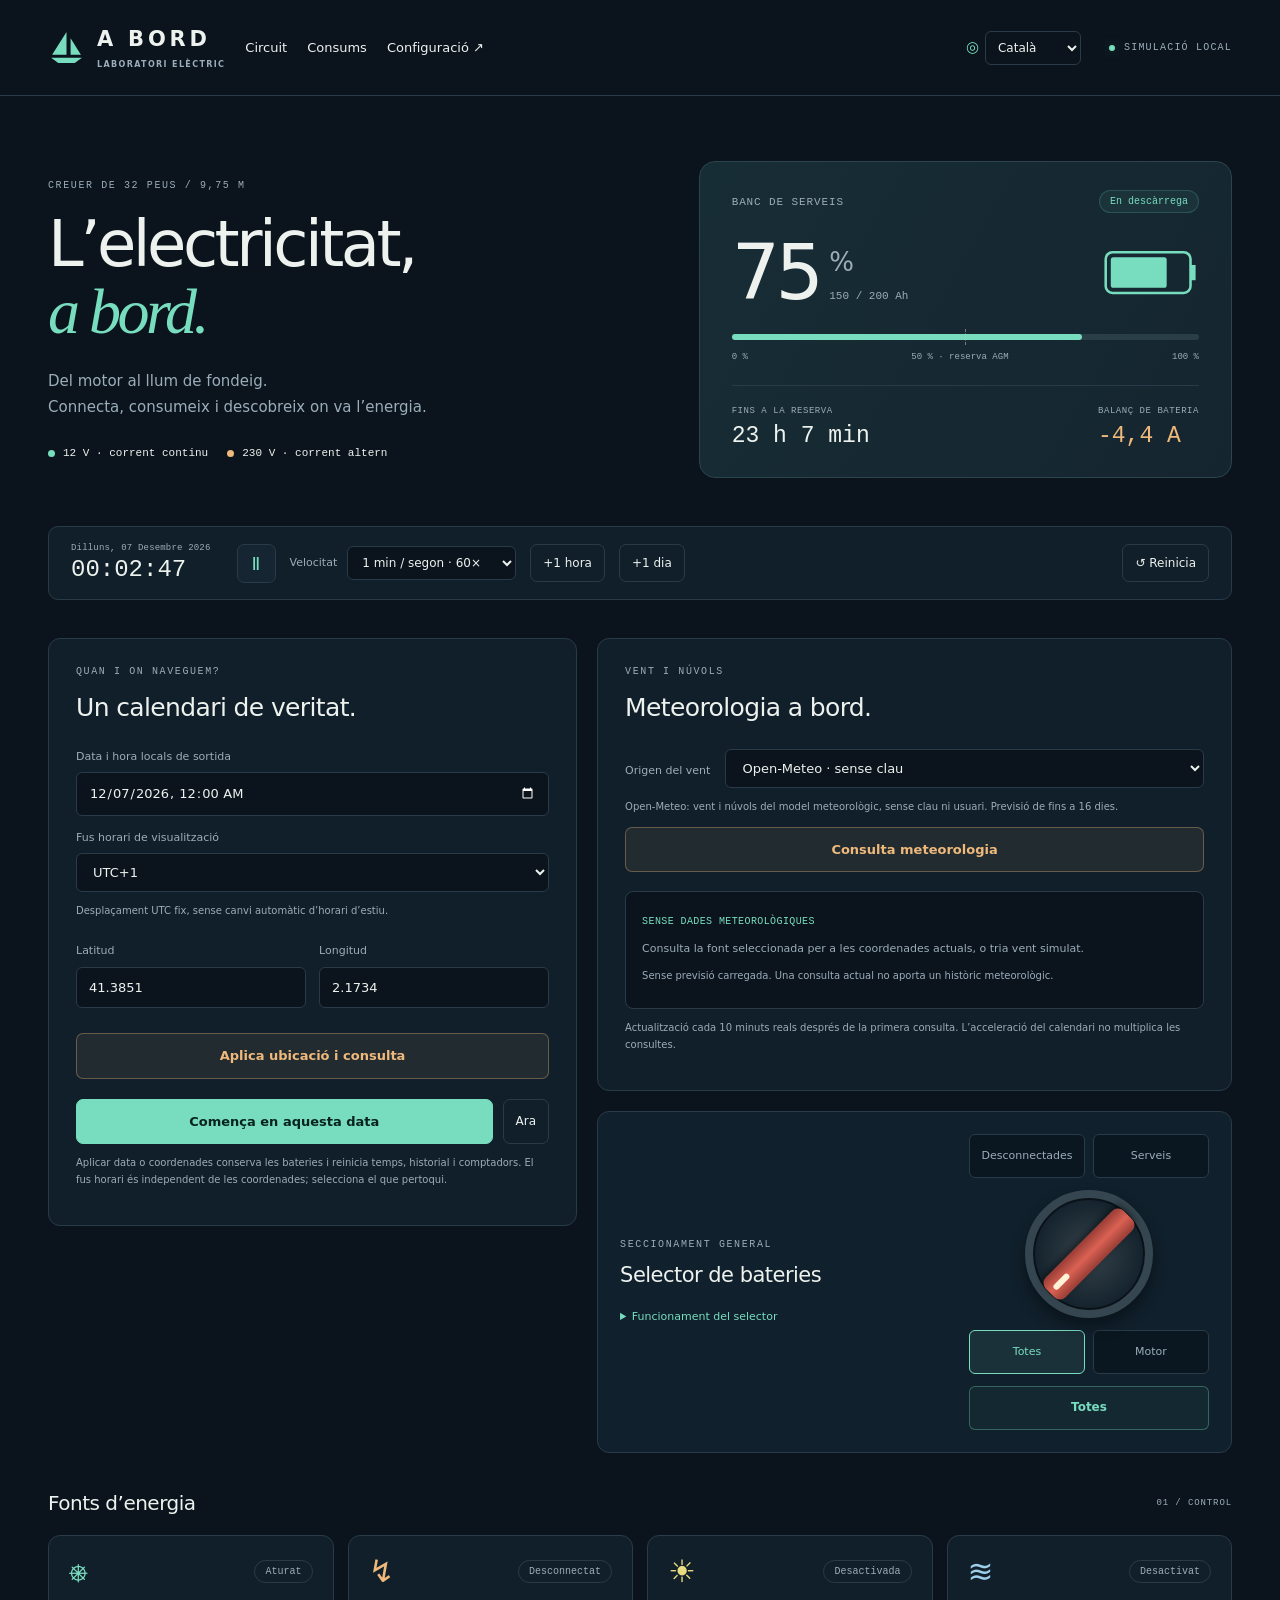
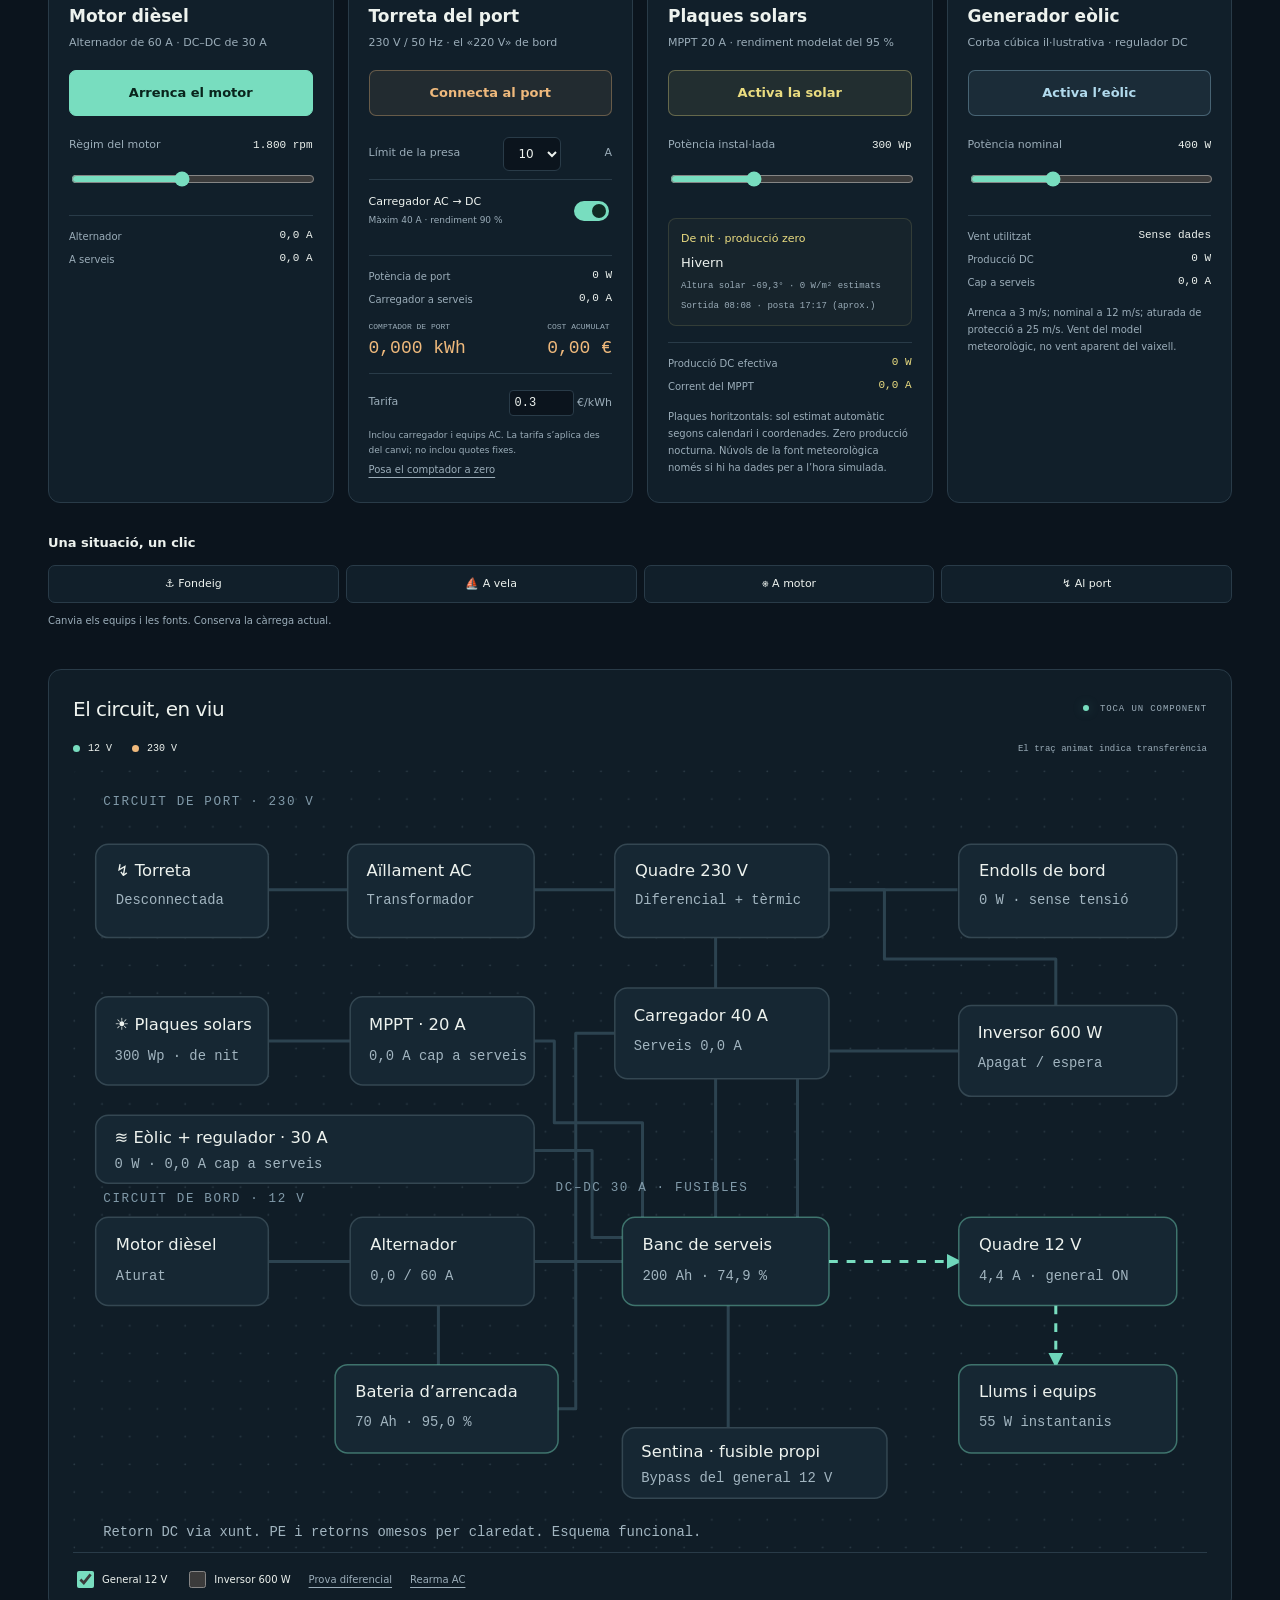
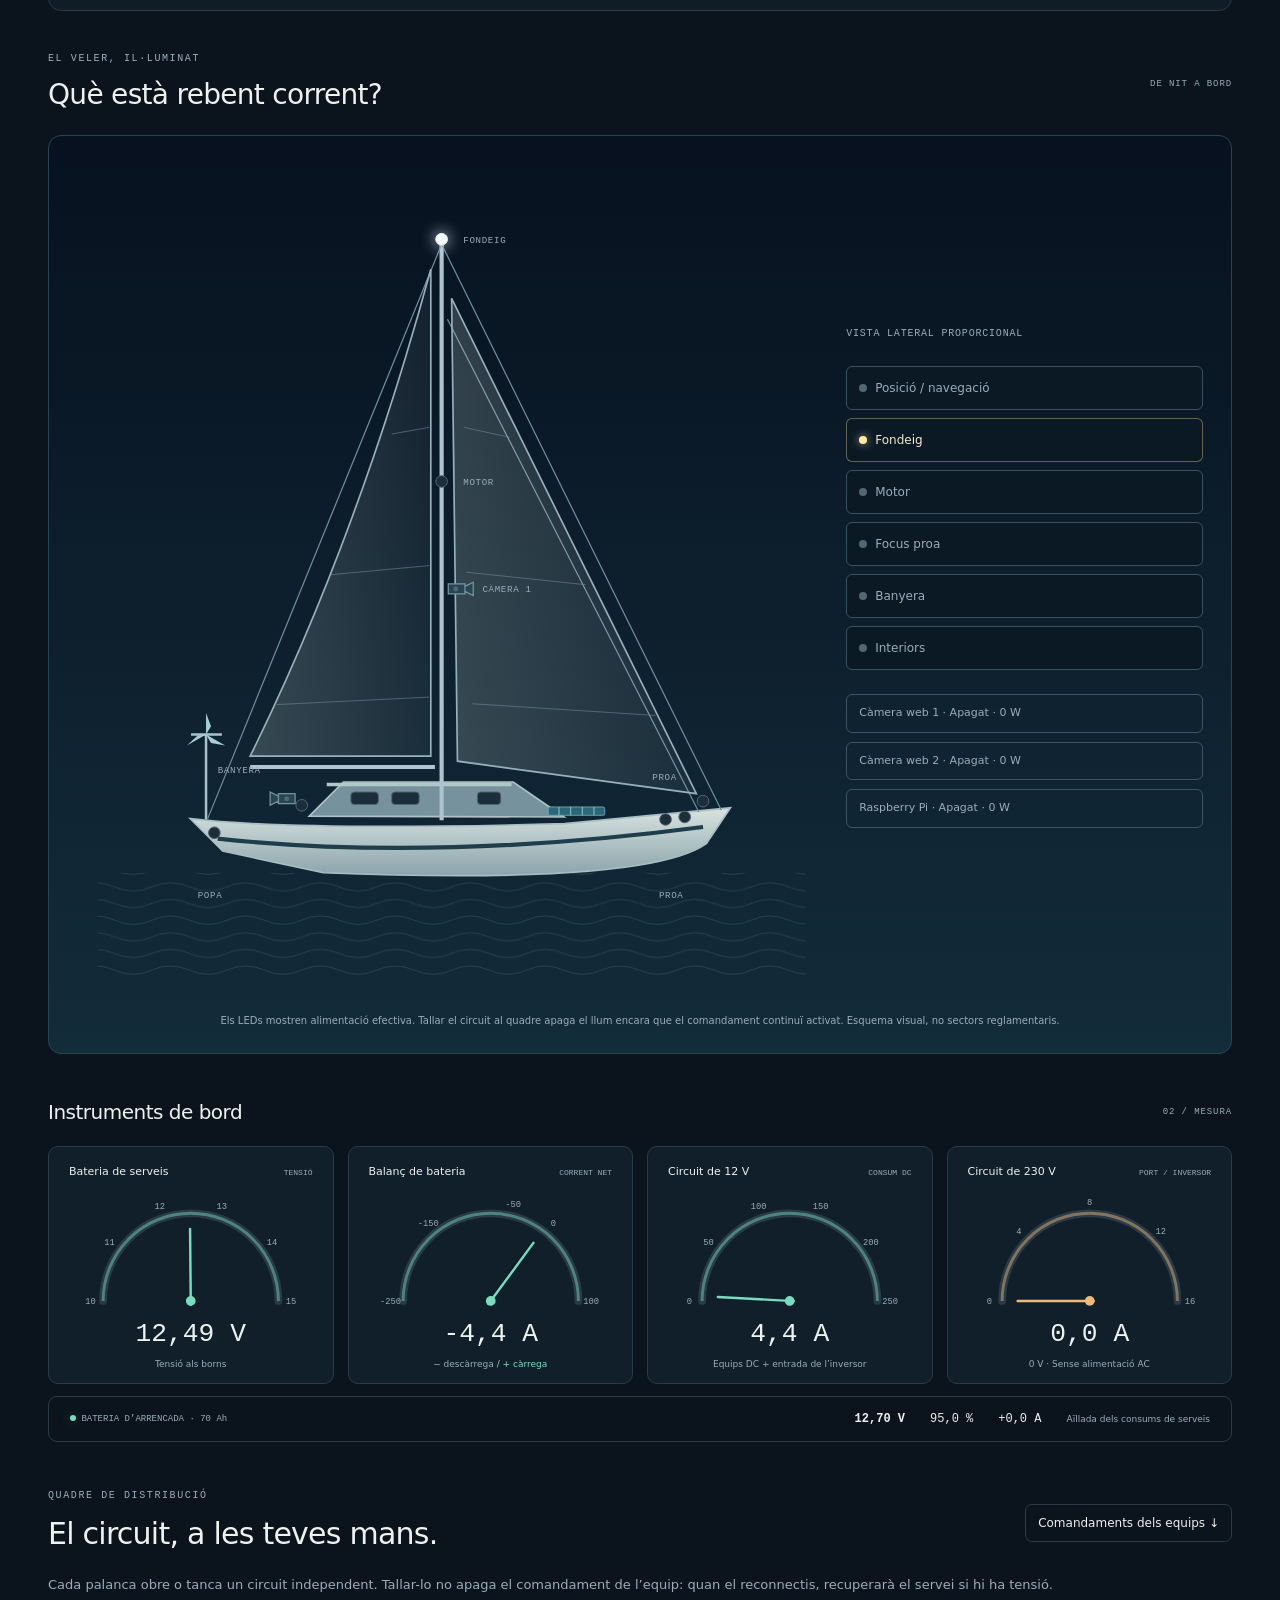
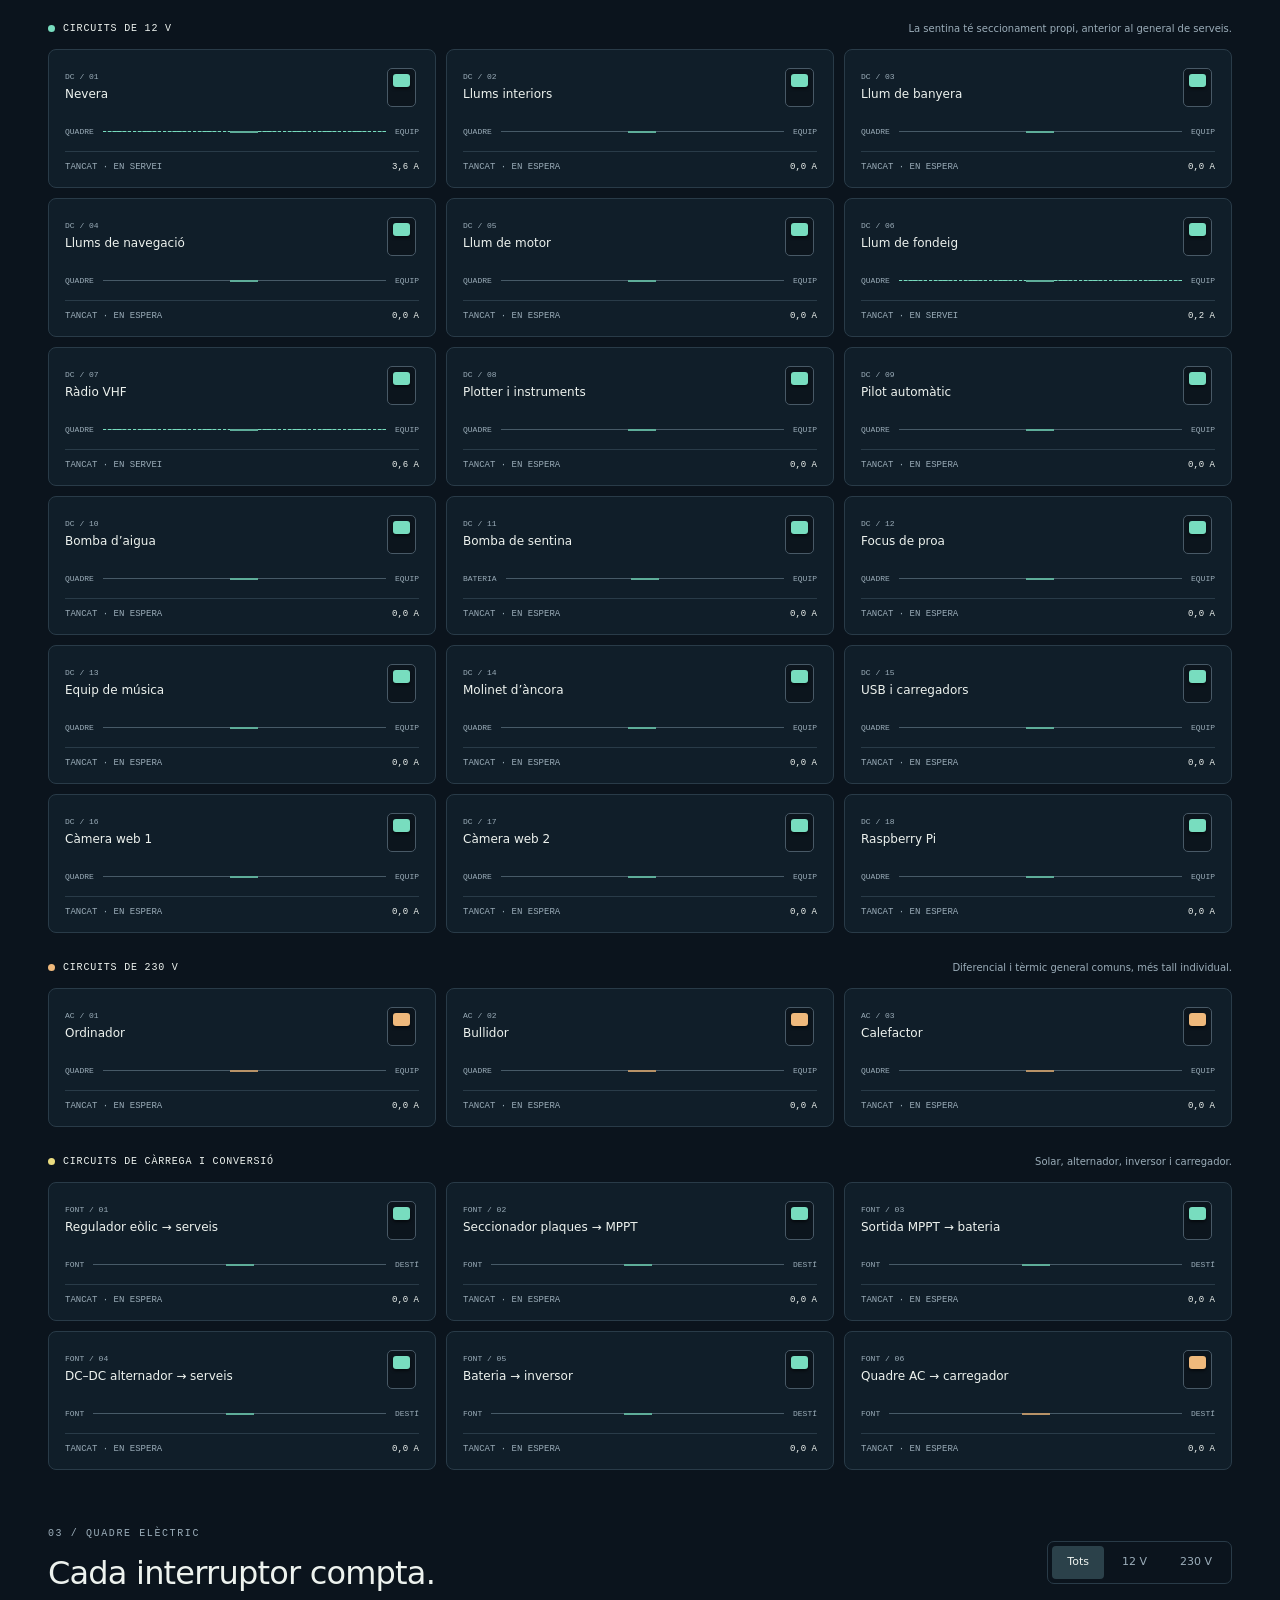
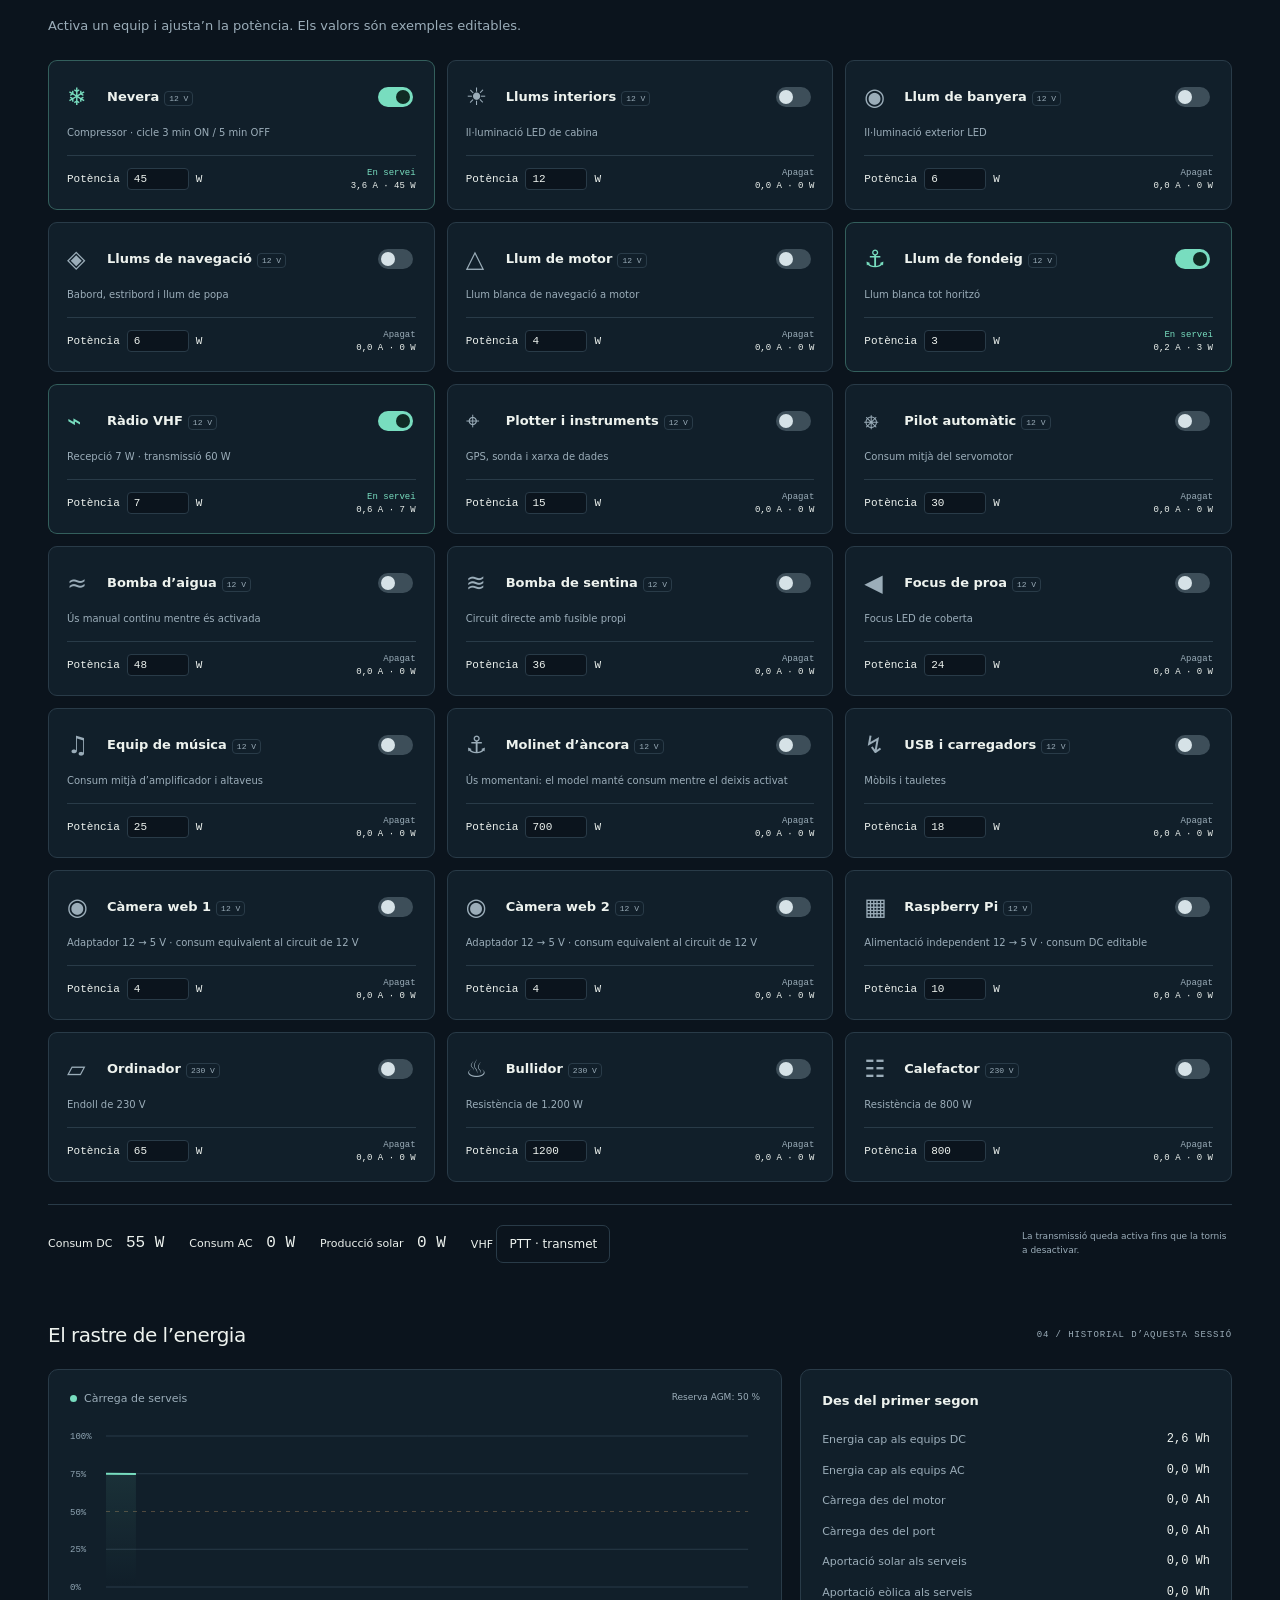
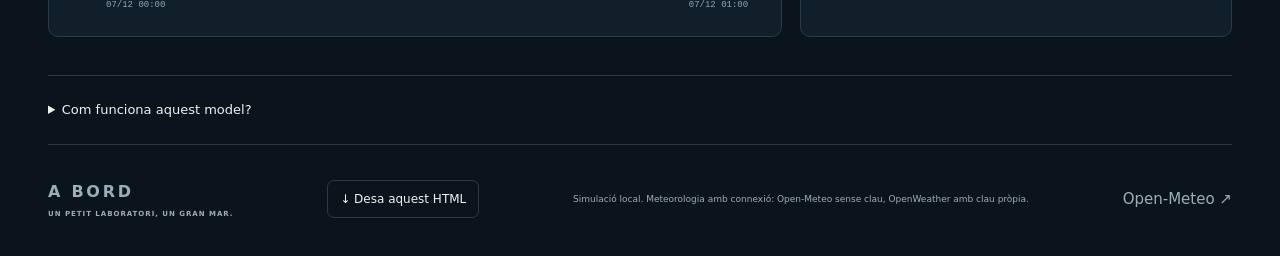
<file: index_20261101.html>
<!doctype html><html lang="ca"><head><meta charset="utf-8"><meta name="viewport" content="width=device-width, initial-scale=1"><meta name="theme-color" content="#101b25"><title>A bord · Laboratori elèctric</title><meta name="description" content="Explora el circuit de 12 V i 230 V d’un veler de 32 peus. Simula bateries, motor, càrrega de port i consums en temps real."><style>:root{color-scheme:dark;--bg:#0b141d;--surface:#111f2a;--card:#152531;--line:#293b48;--text:#edf2ee;--muted:#9badb9;--teal:#78ddbf;--amber:#efb97c;--red:#ff8d81;--mono:ui-monospace,SFMono-Regular,Consolas,monospace;font-family:Inter,ui-sans-serif,system-ui,-apple-system,BlinkMacSystemFont,'Segoe UI',sans-serif;font-size:15px}*{box-sizing:border-box}html{scroll-behavior:smooth;scroll-padding-top:25px}body{margin:0;background:var(--bg);color:var(--text);line-height:1.5}button,input,select{font:inherit}button,a,input,select{-webkit-tap-highlight-color:transparent}button{cursor:pointer}button:focus-visible,a:focus-visible,input:focus-visible,select:focus-visible,g:focus-visible{outline:2px solid var(--teal);outline-offset:5px}button{transition:background .16s,border-color .16s,transform .16s}button:hover{filter:brightness(1.13)}button:active{transform:translateY(1px)}button:disabled{opacity:.4;cursor:not-allowed}a{color:inherit;text-decoration:none}main{max-width:1536px;margin:auto;padding:0 48px}.topbar{border-bottom:1px solid var(--line);height:96px;display:flex;align-items:center;justify-content:space-between;gap:28px;padding:0 48px;max-width:1632px;margin:auto}.brand{display:flex;align-items:center;gap:12px;font-weight:750;letter-spacing:.18em;font-size:21px}.brand svg{width:37px;height:37px;color:var(--teal)}.brand small{display:block;font-size:8px;color:var(--muted);letter-spacing:.17em;margin-top:3px}.topbar nav{display:flex;gap:34px;font-size:13px}.link-button{background:none;border:0;color:var(--text);padding:0}.live-badge{font:10px var(--mono);letter-spacing:.12em;color:var(--muted);display:flex;align-items:center;gap:9px}.live-badge i,.tiny-dot{display:inline-block;width:6px;height:6px;border-radius:50%;background:var(--teal);box-shadow:0 0 12px #78ddbf44}.hero{display:grid;grid-template-columns:1.1fr 1fr;gap:80px;align-items:center;padding:65px 0 48px}.eyebrow{font:10px var(--mono);letter-spacing:.16em;color:var(--muted)}h1{font-size:clamp(40px,5vw,76px);font-weight:500;letter-spacing:-.055em;line-height:1.05;margin:20px 0 24px}h1 em{font-family:Georgia,serif;font-weight:400;color:var(--teal)}.hero p{font-size:15px;color:var(--muted);line-height:1.7}.chips{display:flex;flex-wrap:wrap;gap:19px;font:11px var(--mono);margin-top:27px}.chips span,.diagram-legend span{display:flex;align-items:center;gap:8px}.dc-dot,.ac-dot{display:inline-block;width:7px;height:7px;border-radius:50%;background:var(--teal)}.ac-dot{background:var(--amber)}.battery-overview{background:linear-gradient(120deg,#172d35,#15252f);padding:28px 32px;border:1px solid #2b444e;border-radius:16px}.section-kicker{display:flex;justify-content:space-between;gap:10px;align-items:center;font:11px var(--mono);letter-spacing:.08em;color:var(--muted)}.state-pill,.pill{border:1px solid var(--line);padding:5px 10px;border-radius:30px;font:10px var(--mono);color:var(--muted);letter-spacing:0}.state-pill{color:var(--teal);background:#78ddbf10;border-color:#78ddbf30}.hero-soc{display:flex;align-items:center;gap:10px;margin:14px 0 16px}.hero-soc>span:first-child{font-size:76px;font-weight:450;letter-spacing:-.06em;line-height:1.2}.hero-soc>span:nth-child(2){font-size:26px;color:var(--muted)}.hero-soc small{display:block;font:11px var(--mono);white-space:nowrap;margin-top:8px}.hero-soc svg{width:95px;margin-left:auto;color:var(--teal)}.capacity-track{height:6px;border-radius:10px;background:#293e47;position:relative}.capacity-track>div{height:100%;width:75%;background:var(--teal);border-radius:inherit;transition:width .25s}.reserve-line{position:absolute;left:50%;top:-5px;height:16px;border-left:1px dashed #bdc7bf88}.battery-foot{display:flex;justify-content:space-between;font:9px var(--mono);color:var(--muted);margin:12px 0 23px}.battery-summary{border-top:1px solid var(--line);padding-top:20px;display:flex;gap:55px}.battery-summary small{display:block;font:9px var(--mono);letter-spacing:.06em;color:var(--muted)}.battery-summary strong{display:block;font:23px var(--mono);margin-top:7px}.timebar{display:flex;gap:14px;align-items:center;padding:16px 22px;border:1px solid var(--line);border-radius:10px;background:var(--surface);margin-bottom:38px;flex-wrap:wrap}.clock{display:flex;flex-direction:column;margin-right:8px}.clock .eyebrow{font-size:8px}.clock strong{font:19px var(--mono);margin-top:3px}.icon-button{height:39px;min-width:39px;border:1px solid var(--line);border-radius:7px;background:var(--card);color:var(--teal);font-size:18px}.speed-label{font-size:11px;color:var(--muted);display:flex;align-items:center;gap:10px}select{background:var(--bg);color:var(--text);border:1px solid var(--line);border-radius:6px;padding:8px 10px;font-size:12px}.quiet-button{border:1px solid var(--line);background:transparent;color:var(--text);border-radius:7px;padding:9px 12px;font-size:12px}.time-spacer{flex:1}.workbench{display:grid;grid-template-columns:310px minmax(0,1fr);gap:25px;align-items:start}.section-heading{display:flex;align-items:center;justify-content:space-between;gap:14px;margin-bottom:19px}h2{font-size:20px;font-weight:500;letter-spacing:-.025em;margin:0}.section-heading>span{font:9px var(--mono);color:var(--muted);letter-spacing:.1em}.section-heading span i{margin-right:5px}h3{font-size:17px;font-weight:550;margin:0}.source-card{background:var(--surface);border:1px solid var(--line);border-radius:12px;padding:22px;margin-bottom:14px}.card-top{display:flex;justify-content:space-between;align-items:center;margin-bottom:17px}.source-icon{font-size:31px;line-height:1;color:var(--teal)}.amber{color:var(--amber)}.source-card p{font-size:11px;color:var(--muted);margin:5px 0 19px}.primary-button,.secondary-button{display:block;width:100%;border-radius:7px;padding:12px;font-size:13px;font-weight:650;background:var(--teal);color:#09241c;border:1px solid var(--teal)}.secondary-button{background:#efb97c14;border-color:#efb97c55;color:var(--amber)}.range-label{display:flex;align-items:center;justify-content:space-between;gap:8px;font-size:11px;color:var(--muted);margin:21px 0 8px}.range-label output{font:11px var(--mono);color:var(--text)}input[type=range]{width:100%;accent-color:var(--teal);cursor:pointer;height:18px}input[type=checkbox]{accent-color:var(--teal);width:17px;height:17px;cursor:pointer}input[role=switch]{appearance:none;width:35px;height:20px;border-radius:20px;background:#3d4e59;border:0;position:relative;flex-shrink:0;transition:background .2s}input[role=switch]:before{content:'';position:absolute;left:3px;top:3px;width:14px;height:14px;border-radius:50%;background:#d6e2e7;transition:transform .2s}input[role=switch]:checked{background:var(--teal)}input[role=switch]:checked:before{transform:translateX(15px);background:#102b24}.mini-stats{display:grid;gap:8px;border-top:1px solid var(--line);padding-top:13px;margin-top:13px;font-size:10px;color:var(--muted)}.mini-stats span{display:flex;justify-content:space-between}.mini-stats b{color:var(--text);font:11px var(--mono)}.toggle-row{display:flex;align-items:center;justify-content:space-between;gap:10px;padding:14px 0;border-top:1px solid var(--line);font-size:11px}.toggle-row small{display:block;font-size:9px;color:var(--muted);margin-top:4px}.scenario-block{padding:16px 0}.scenario-block h3{font-size:13px}.scenarios{display:grid;grid-template-columns:1fr 1fr;gap:7px;margin-top:12px}.scenarios button{background:var(--surface);border:1px solid var(--line);color:var(--text);border-radius:7px;padding:10px;font-size:11px}.scenario-block p{font-size:10px;color:var(--muted)}.diagram-card{background:#101d27;border:1px solid var(--line);border-radius:13px;padding:24px 24px 15px}.diagram-legend{display:flex;gap:20px;font:10px var(--mono);margin-bottom:16px}.diagram-legend .muted{margin-left:auto;font-size:9px}.muted{color:var(--muted)}.svg-scroll{overflow:auto}#schematic{width:100%;min-width:650px;display:block}.node rect{fill:#162733;stroke:#344752;stroke-width:1.2;transition:stroke .3s,fill .3s}.node{cursor:pointer;outline-offset:-4px}.node:hover rect,.node:focus rect{stroke:var(--text);fill:#213847}.node.energized rect{stroke:#78ddbf70}.node.ac-energized rect{stroke:#efb97c80}.node-title{fill:var(--text);font-size:14px;font-family:system-ui,sans-serif;font-weight:500}.node-sub{fill:#a2b5c0;font-size:11px;font-family:var(--mono)}.svg-caption{fill:#819aa9;font-size:10px;letter-spacing:1.3px;font-family:var(--mono)}.wire{stroke:#2c4350;fill:none;stroke-width:2.4;stroke-linejoin:round}.wire.active{stroke:var(--teal);stroke-dasharray:7 7;animation:flow 1.1s linear infinite;marker-end:url(#arrow-dc)}.wire.ac.active{stroke:var(--amber);marker-end:url(#arrow-ac)}.wire.reverse{animation-direction:reverse;marker-end:none;marker-start:url(#arrow-dc)}.wire.hidden-wire{opacity:.2}.paused .wire{animation-play-state:paused}@keyframes flow{to{stroke-dashoffset:-28}}.circuit-switches{display:flex;flex-wrap:wrap;gap:12px 18px;border-top:1px solid var(--line);padding:14px 0 3px;font-size:10px;align-items:center}.circuit-switches label{display:flex;align-items:center;gap:5px}.text-button{background:none;border:0;padding:5px 0;color:var(--muted);font-size:10px;text-decoration:underline;text-underline-offset:4px}.alerts{margin-top:12px;font-size:11px;color:var(--amber)}.alerts:empty{display:none}.alert{padding:10px 12px;background:#efb97c0a;border:1px solid #efb97c30;border-radius:7px;margin-top:7px}.instruments{margin-top:43px}.meter-grid{display:grid;grid-template-columns:repeat(4,1fr);gap:14px}.meter-card{background:var(--surface);border:1px solid var(--line);border-radius:10px;padding:17px 20px 11px;text-align:center}.meter-label{display:flex;justify-content:space-between;align-items:center;font-size:11px;text-align:left;gap:5px}.meter-label>span{color:var(--muted);font:8px var(--mono)}.meter-card svg{width:100%;max-width:250px;display:block;margin:5px auto 0;overflow:visible}.meter-card p{color:var(--muted);font-size:9px;margin:4px 0 0}.teal{color:var(--teal)}.meter-scale{fill:var(--muted);font:9px var(--mono)}.meter-number{fill:var(--text);font:27px var(--mono)}.needle{transition:transform .2s;transform-origin:125px 101px}.starter-strip{padding:15px 21px;display:flex;align-items:center;gap:25px;border:1px solid var(--line);border-radius:9px;margin-top:12px;font:12px var(--mono);flex-wrap:wrap}.starter-strip>span:first-child{font-size:9px;color:var(--muted);margin-right:auto}.starter-strip small{font:9px system-ui;color:var(--muted)}.consumers{margin-top:58px;scroll-margin-top:24px}.consumers h2{font-size:32px;margin-top:10px}.section-intro{color:var(--muted);font-size:13px;margin-bottom:24px}.filter-tabs{display:flex;border:1px solid var(--line);border-radius:7px;padding:4px;gap:3px}.filter-tabs button{border:0;background:none;color:var(--muted);padding:8px 15px;font-size:11px;border-radius:4px}.filter-tabs button[aria-pressed=true]{background:#2b414a;color:var(--text)}.load-grid{display:grid;grid-template-columns:repeat(3,1fr);gap:12px}.load-card{border:1px solid var(--line);border-radius:9px;background:var(--surface);padding:18px;position:relative;transition:border .2s}.load-card.on{border-color:#78ddbf55}.load-card.ac.on{border-color:#efb97c70}.load-top{display:flex;align-items:center;gap:11px}.load-icon{font-size:24px;width:29px;color:var(--muted)}.load-card.on .load-icon{color:var(--teal)}.load-card.ac.on .load-icon{color:var(--amber)}.load-name{flex:1;font-size:13px;font-weight:550}.bus-badge{font:8px var(--mono);color:var(--muted);border:1px solid var(--line);padding:2px 4px;border-radius:4px;margin-left:5px}.load-detail{font-size:10px;color:var(--muted);margin:10px 0 15px;min-height:15px}.load-bottom{display:flex;align-items:center;gap:7px;font:11px var(--mono);border-top:1px solid var(--line);padding-top:12px}.load-bottom input[type=number]{width:62px;padding:4px 6px;background:var(--bg);border:1px solid var(--line);border-radius:4px;color:var(--text);font:11px var(--mono)}.load-state{margin-left:auto;color:var(--muted);font-size:9px}.load-state.live{color:var(--teal)}.load-card.ac .load-state.live{color:var(--amber)}.load-current{display:block;text-align:right;color:var(--text);margin-top:3px}.load-totals{display:flex;align-items:center;flex-wrap:wrap;gap:25px;font-size:11px;border-top:1px solid var(--line);padding:20px 0;margin-top:22px}.load-totals strong{font:16px var(--mono);margin-left:10px}.load-totals small{margin-left:auto;max-width:210px;font-size:9px;color:var(--muted)}.history-section{margin-top:37px}.history-layout{display:grid;grid-template-columns:1.7fr 1fr;gap:18px}.chart,.energy-ledger{background:var(--surface);border:1px solid var(--line);border-radius:10px;padding:21px}.chart-top{display:flex;justify-content:space-between;font-size:11px;color:var(--muted)}.chart-top span{display:flex;gap:7px;align-items:center}.chart-top small{font-size:9px}canvas{width:100%;height:190px;display:block;margin-top:15px}.energy-ledger h3{font-size:13px;margin-bottom:22px}.energy-ledger>div{display:flex;justify-content:space-between;font-size:11px;color:var(--muted);gap:15px;margin:17px 0}.energy-ledger b{color:var(--text);font:12px var(--mono)}.model-notes{border-block:1px solid var(--line);padding:24px 0;margin-top:38px}.model-notes summary{cursor:pointer;font-size:13px}.notes-grid{display:grid;grid-template-columns:1fr 1fr;gap:0 32px;font-size:11px;color:var(--muted);line-height:1.8;margin-top:17px}.model-disclaimer{font-size:11px;color:var(--amber)}.references{font-size:10px;color:var(--muted)}.references a{text-decoration:underline;text-underline-offset:3px}footer{display:flex;align-items:center;justify-content:space-between;gap:20px;flex-wrap:wrap;padding:35px 0;color:var(--muted)}footer>span{font-size:16px;font-weight:650;letter-spacing:.17em}footer>span small{display:block;font-size:7px;letter-spacing:.14em;margin-top:5px}footer>small{font-size:9px}dialog{background:#152531;color:var(--text);border:1px solid #3b5360;border-radius:16px;padding:34px;width:min(540px,calc(100% - 28px));box-shadow:0 30px 100px #0008;max-height:90vh;overflow:auto}dialog::backdrop{background:#050b12bd;backdrop-filter:blur(5px)}dialog h2{font-size:28px;margin:13px 0}dialog p{color:var(--muted);font-size:13px;line-height:1.8}.dialog-close{position:absolute;right:17px;top:12px;background:transparent;border:0;color:var(--muted);font-size:27px}.component-values{background:var(--bg);padding:16px;border-radius:8px;font:13px var(--mono);margin-top:22px;color:var(--teal)}.setting-label{display:flex;justify-content:space-between;font-size:12px;margin:25px 0 8px}.setting-label span{color:var(--teal);font:13px var(--mono)}.small{font-size:11px!important}.toast{position:fixed;bottom:24px;left:50%;transform:translate(-50%,20px);opacity:0;pointer-events:none;background:#e4efe8;color:#152a22;padding:13px 23px;border-radius:8px;font-size:12px;transition:.2s;z-index:10;max-width:90vw}.toast.show{opacity:1;transform:translate(-50%,0)}.hidden{display:none!important}@media(min-width:1600px){.hero{gap:150px}.workbench{grid-template-columns:320px 1fr}}@media(max-width:1100px){main{padding:0 25px}.topbar{padding:0 25px}.live-badge{display:none}.workbench{grid-template-columns:265px minmax(0,1fr)}.diagram-card{padding:19px 14px}.hero{gap:30px}.hero-soc>span:first-child{font-size:65px}.battery-overview{padding:25px}.meter-card{padding:14px 10px}.meter-label{font-size:10px}.meter-label>span{font-size:7px}.load-grid{grid-template-columns:repeat(2,1fr)}}@media(max-width:800px){.topbar{height:80px}.topbar nav{gap:16px}.topbar nav a{display:none}.hero{padding-top:35px;grid-template-columns:1fr 1fr;gap:22px}.hero h1{font-size:48px}.hero p{font-size:12px}.chips{font-size:9px;gap:10px}.battery-overview{padding:20px}.hero-soc svg{width:60px}.hero-soc>span:first-child{font-size:55px}.hero-soc small{font-size:9px}.section-kicker{font-size:9px}.state-pill{font-size:8px}.battery-summary{gap:18px}.battery-summary strong{font-size:18px}.battery-summary small{font-size:8px}.battery-foot{font-size:7px}.workbench{grid-template-columns:1fr}.sources{display:grid;grid-template-columns:1fr 1fr;gap:14px}.sources>.section-heading{grid-column:1/-1;margin:0}.source-card{margin:0}.scenario-block{grid-column:1/-1;padding:0}.scenarios{grid-template-columns:repeat(4,1fr)}.scenario-block p{margin-bottom:0}.diagram-card{padding:20px}.meter-grid{grid-template-columns:1fr 1fr}.meter-label{font-size:12px}.meter-label>span{font-size:9px}.meter-card{padding:18px}.history-layout{grid-template-columns:1fr}.energy-ledger{display:grid;grid-template-columns:1fr 1fr;gap:0 24px}.energy-ledger h3{grid-column:1/-1;margin-bottom:5px}.starter-strip{gap:15px}.starter-strip>small{display:none}.timebar{gap:9px;padding:13px}.time-spacer{display:none}.timebar>#reset{margin-left:auto}.timebar .quiet-button{font-size:10px}.speed-label{font-size:0}select{font-size:11px}.diagram-legend .muted{font-size:8px}}@media(max-width:520px){main{padding:0 16px}.topbar{padding:0 16px}.brand{font-size:17px}.brand svg{width:30px}.brand small{font-size:6px}.link-button{font-size:11px}.hero{grid-template-columns:1fr;padding:35px 0 25px;gap:25px}.hero h1{font-size:57px}.hero p br{display:none}.hero p{font-size:13px;max-width:300px}.chips{font-size:10px}.battery-overview{padding:23px}.hero-soc>span:first-child{font-size:72px}.hero-soc svg{width:90px}.section-kicker{font-size:10px}.battery-summary{gap:45px}.battery-summary strong{font-size:23px}.battery-foot{font-size:8px}.timebar{margin-bottom:25px}.timebar>#step{order:5}.timebar>#reset{order:6;margin-left:auto}.clock strong{font-size:16px}.sources{grid-template-columns:1fr}.sources>.section-heading{grid-column:auto}.scenario-block{grid-column:auto}.source-card{padding:20px}.source-card p{font-size:12px}.scenarios{grid-template-columns:1fr 1fr}.diagram-card{padding:16px 11px}.diagram-card .section-heading>span{font-size:7px}.diagram-card h2{font-size:16px}.diagram-legend .muted{display:none}.circuit-switches{font-size:10px}.meter-grid{gap:9px}.meter-card{padding:14px 9px}.meter-label{font-size:10px;display:block}.meter-label>span{display:block;font-size:7px;margin-top:4px}.meter-card p{font-size:8px;min-height:24px}.starter-strip{padding:14px;gap:12px}.starter-strip>span:first-child{width:100%;font-size:9px}.starter-strip strong{font-size:16px}.consumers{margin-top:35px}.consumers h2{font-size:26px}.consumers>.section-heading{align-items:start;flex-direction:column}.filter-tabs{align-self:stretch}.filter-tabs button{flex:1}.load-grid{grid-template-columns:1fr}.load-detail{font-size:11px}.load-bottom{font-size:12px}.load-state{font-size:10px}.load-totals{gap:14px}.load-totals small{margin:0;max-width:100%;width:100%}.energy-ledger{display:block}.notes-grid{grid-template-columns:1fr}.chart-top small{font-size:8px}.chart{padding:16px}footer{flex-direction:column;align-items:start}h2{font-size:18px}}@media(prefers-reduced-motion:reduce){*{scroll-behavior:auto!important;transition:none!important}.wire.active{animation:none}}

:root{--solar:#eadc80}.solar-color,.solar-card .mini-stats b{color:var(--solar)}.solar-button{width:100%;padding:12px;border-radius:7px;background:#eadc8014;color:var(--solar);border:1px solid #eadc8055;font-size:13px;font-weight:650}.solar-dot{display:inline-block;width:7px;height:7px;border-radius:50%;background:var(--solar)}.solar-hint{margin:14px 0 0!important;font-size:10px!important;line-height:1.7}.sun-presets{display:flex;gap:6px;margin:9px 0 16px}.sun-presets button{flex:1;font-size:10px;padding:7px 4px;border:1px solid var(--line);border-radius:5px;color:var(--muted);background:transparent}.sun-presets button.selected{border-color:#eadc8066;color:var(--solar);background:#eadc800c}.solar-wire.active{stroke:var(--solar)}.switchboard{margin-top:48px}.switchboard h2{font-size:30px;margin-top:10px}.board-group-title{display:flex;justify-content:space-between;align-items:center;gap:12px;margin:27px 0 13px}.board-group-title>span{display:flex;align-items:center;gap:8px;font:10px var(--mono);letter-spacing:.08em}.board-group-title small{font-size:10px;color:var(--muted)}.board-grid{display:grid;grid-template-columns:repeat(3,1fr);gap:10px}.breaker-card{background:#101e29;border:1px solid var(--line);border-radius:8px;padding:15px 16px}.breaker-card.open{border-color:#cf8a6c55;background:#291f211f}.breaker-label{display:flex;align-items:center;gap:8px;justify-content:space-between;font-size:12px;cursor:pointer}.breaker-label strong{font-weight:500}.breaker-id{font:8px var(--mono);color:var(--muted);display:block;margin-bottom:4px}.breaker-toggle{appearance:none;width:29px!important;height:39px!important;border:1px solid #485966;background:#0c151d;border-radius:5px;position:relative;flex-shrink:0;cursor:pointer}.breaker-toggle:before{content:'';position:absolute;top:18px;left:5px;width:17px;height:13px;border-radius:3px;background:#8f5a51;box-shadow:0 2px 3px #0008;transition:top .15s,background .15s}.breaker-toggle:checked:before{top:5px;background:var(--teal)}.breaker-card.ac .breaker-toggle:checked:before{background:var(--amber)}.breaker-route{display:flex;align-items:center;gap:9px;font:8px var(--mono);color:var(--muted);margin-top:14px}.branch-line{flex:1;position:relative;height:15px;min-width:30px}.branch-line:before{content:'';position:absolute;top:7px;left:0;right:0;border-top:1px solid #475a67}.branch-line svg{position:absolute;left:calc(50% - 14px);top:0;width:28px;height:15px;background:#101e29}.branch-line path{stroke:var(--red);stroke-width:1.5;fill:none}.breaker-card.closed .branch-line path{stroke:var(--teal)}.breaker-card.ac.closed .branch-line path{stroke:var(--amber)}.breaker-card.flowing .branch-line:before{border-color:var(--teal);border-top-style:dashed;animation:branch-flow .8s linear infinite;background:linear-gradient(90deg,transparent,var(--teal),transparent);background-size:30px 1px}.breaker-card.ac.flowing .branch-line:before{border-color:var(--amber)}@keyframes branch-flow{to{background-position:30px 0}}.paused .branch-line:before{animation-play-state:paused}.breaker-readout{display:flex;justify-content:space-between;gap:8px;border-top:1px solid var(--line);padding-top:10px;margin-top:12px;font:9px var(--mono);color:var(--muted)}.breaker-readout b{color:var(--text);font-weight:400}.breaker-card.open .breaker-readout>span{color:var(--red)}.load-card.cut{border-style:dashed;opacity:.8}.load-card.cut .load-icon{color:var(--muted)}@media(max-width:1000px){.board-grid{grid-template-columns:repeat(2,1fr)}}@media(max-width:800px){.solar-card{grid-column:1/-1}.solar-card .mini-stats{grid-template-columns:1fr 1fr;gap:25px}.board-group-title{align-items:start}.board-group-title small{max-width:250px;text-align:right}}@media(max-width:520px){.board-grid{grid-template-columns:1fr}.switchboard>.section-heading{align-items:start;flex-direction:column}.switchboard h2{font-size:26px}.board-group-title{flex-direction:column;gap:7px}.board-group-title small{max-width:none;text-align:left}.solar-card .mini-stats{grid-template-columns:1fr;gap:8px}.solar-card{grid-column:auto}}@media(prefers-reduced-motion:reduce){.breaker-card.flowing .branch-line:before{animation:none}}

/* Calendar, weather, shore meter and live boat */
.environment-panel{display:grid;grid-template-columns:1fr 1.2fr;gap:20px;margin-bottom:35px}.calendar-settings,.weather-settings{padding:27px;background:var(--surface);border:1px solid var(--line);border-radius:12px}.environment-panel h2{font-size:25px;margin:12px 0 22px}.environment-panel label:not(.setting-label){display:block;font-size:11px;color:var(--muted);margin:14px 0 7px}.environment-panel input:not([type=range]),.environment-panel select{width:100%;padding:10px 12px;border:1px solid var(--line);border-radius:6px;background:var(--bg);color:var(--text);font-size:13px;min-width:0}.coordinate-fields{display:grid;grid-template-columns:1fr 1fr;gap:13px}.coordinate-fields input{margin-top:7px}.calendar-buttons{display:flex;gap:10px;margin-top:20px}.calendar-buttons .primary-button{flex:1}.environment-panel .small{font-size:10px!important;line-height:1.7}.weather-mode{display:flex;gap:15px;align-items:center}.weather-mode label{white-space:nowrap}.weather-report{background:var(--bg);border:1px solid var(--line);padding:16px;border-radius:8px;margin-top:19px}.weather-report>strong{font:10px var(--mono);color:var(--teal);letter-spacing:.04em}.weather-report p{font-size:11px;margin:10px 0;color:var(--muted)}.weather-report small{display:block;font-size:10px;color:var(--muted);line-height:1.7}.weather-report #weather-request{color:var(--amber);margin-top:8px}.weather-settings .secondary-button{margin-top:12px}.weather-settings a{color:var(--teal);text-decoration:underline}.solar-auto{background:#eadc8007;border:1px solid #eadc8022;border-radius:8px;padding:12px;margin:16px 0;font-size:10px;color:var(--muted);display:grid;gap:6px}.solar-auto span{font-size:11px;color:var(--solar)}.solar-auto strong{font-size:13px;color:var(--text);font-weight:500}.solar-auto small{font:9px var(--mono);line-height:1.6}.wind-color{color:#9ecfea}.wind-button{background:#9ecfea13;color:#b1daed;border:1px solid #9ecfea55;border-radius:7px;width:100%;padding:12px;font-size:13px;font-weight:650}.port-reading{display:flex;justify-content:space-between;gap:10px;padding:15px 0;border-bottom:1px solid var(--line)}.port-reading small{font:8px var(--mono);color:var(--muted);display:block}.port-reading strong{font:18px var(--mono);display:block;color:var(--amber);margin-top:7px}.tariff-label{display:flex;align-items:center;justify-content:space-between;gap:10px;margin-top:16px;font-size:11px;color:var(--muted)}.tariff-label span{white-space:nowrap}.tariff-label input{width:65px;background:var(--bg);border:1px solid var(--line);color:var(--text);padding:5px;border-radius:4px;font:12px var(--mono)}.meter-note{font-size:9px!important;line-height:1.65!important;margin:12px 0 0!important}.workbench{grid-template-columns:1fr}.sources{display:grid;grid-template-columns:repeat(4,minmax(0,1fr));gap:14px}.sources>.section-heading{grid-column:1/-1;margin-bottom:3px}.sources .source-card{margin:0;padding:20px;grid-column:auto;align-self:stretch}.sources .solar-card .mini-stats{grid-template-columns:1fr;gap:8px}.scenario-block{grid-column:1/-1}.scenarios{grid-template-columns:repeat(4,1fr)}.scenario-block p{margin-bottom:0}.clock .eyebrow{font-size:9px;letter-spacing:.02em;max-width:360px;text-transform:capitalize}.clock strong{font-size:24px}.boat-section{margin-top:42px}.boat-section h2{font-size:28px;margin-top:10px}.boat-stage{border:1px solid #294451;background:linear-gradient(180deg,#07111f,#132c3a);border-radius:13px;padding:16px 22px;transition:background 1s}.boat-stage.daylight{background:linear-gradient(180deg,#193342,#214451)}#boat-silhouette{display:block;width:100%;max-height:360px}.boat-labels{font:9px var(--mono);fill:#99acb8;letter-spacing:1px}.boat-lamp circle,.boat-lamp rect{fill:#1c2e39;stroke:#526673;stroke-width:1.2}.boat-lamp .light-beam{fill:#efd49b;opacity:0;transition:opacity .2s}.boat-lamp.lit .light-beam{opacity:.18}.boat-lamp.lit circle,.boat-lamp.lit rect{fill:var(--lamp);stroke:var(--lamp);filter:drop-shadow(0 0 7px var(--lamp))}.red-lamp{--lamp:#ff6464}.green-lamp{--lamp:#78ffae}.white-lamp{--lamp:#f4f8ff}.warm-lamp{--lamp:#ffe6a6}.boat-lights{display:flex;justify-content:center;gap:8px;flex-wrap:wrap}.boat-lights button{background:#0b1925;border:1px solid #38525f;border-radius:6px;color:var(--muted);padding:9px 12px;font-size:10px;display:flex;align-items:center;gap:8px}.boat-lights button i{width:6px;height:6px;background:#526673;border-radius:50%}.boat-lights button.illuminated{color:#f3e9d2;border-color:#e9d59266}.boat-lights button.illuminated i{background:#ffeba5;box-shadow:0 0 8px #ffeba5aa}.boat-stage>p{font-size:10px;color:var(--muted);text-align:center;margin:18px 0 4px}.timebar .clock{margin-right:12px}.energy-ledger>div{margin:14px 0}@media(max-width:1200px){.sources{grid-template-columns:repeat(2,minmax(0,1fr))}.environment-panel{grid-template-columns:1fr 1fr}.sources .source-card{padding:23px}}@media(max-width:750px){.environment-panel{grid-template-columns:1fr}.clock{width:100%;margin-bottom:4px}.clock .eyebrow{max-width:100%}.boat-section h2{font-size:23px}.boat-stage{padding:12px}.boat-lights button{font-size:9px}.sources{grid-template-columns:1fr 1fr}}@media(max-width:550px){.sources{grid-template-columns:1fr}.calendar-settings,.weather-settings{padding:21px}.environment-panel h2{font-size:23px}.weather-mode{display:block}.scenarios{grid-template-columns:1fr 1fr}.sources .source-card{grid-column:auto}.timebar>#step-day{order:5}.boat-section>.section-heading{flex-direction:column;align-items:start}.boat-labels{font-size:11px}.boat-lights{display:grid;grid-template-columns:1fr 1fr}.boat-stage>p{font-size:9px}.boat-lamp.lit circle{stroke-width:3}.calendar-buttons .primary-button{font-size:11px}.port-reading strong{font-size:22px}}

.language-picker{display:flex;align-items:center;gap:6px;color:var(--teal);margin-left:auto}.language-picker select{max-width:140px;padding:8px;font-size:12px}.topbar{gap:20px}.live-badge{margin-left:8px}.boat-stage{display:grid;grid-template-columns:minmax(0,2.1fr) minmax(220px,1fr);align-items:center;gap:20px;padding:25px 28px}.boat-stage>p{grid-column:1/-1;margin:0}.boat-controls{display:grid;gap:24px}.boat-view-note{font:10px var(--mono);color:var(--muted);letter-spacing:.08em;line-height:1.6}.boat-lights{display:grid;grid-template-columns:1fr;justify-content:start}.boat-lights button{font-size:12px;padding:12px}.boat-lights button i{width:8px;height:8px}.device-strip{display:grid;gap:9px}.device-status{padding:10px 12px;border:1px solid #3d5562;border-radius:6px;font-size:11px;color:var(--muted)}.device-status.powered{color:var(--teal);border-color:#78ddbf66}.boat-camera path{fill:#284552;stroke:#7494a3;stroke-width:1.5}.boat-camera circle{fill:#526772}.boat-camera.powered circle{fill:#78ddbf;filter:drop-shadow(0 0 5px #78ddbf)}.boat-camera.powered path{stroke:#78ddbf}#boat-silhouette{display:block;width:100%;height:auto;max-height:none;aspect-ratio:9/10;min-width:0}.boat-labels{font-size:11px;letter-spacing:.8px}.boat-scale-label{font:12px var(--mono);fill:#94b1bc;letter-spacing:1px}.boat-lamp.lit circle{filter:drop-shadow(0 0 9px var(--lamp))}.node-title{font-size:13px}html:not([lang=ca]) .eyebrow,html:not([lang=ca]) .section-heading>span{letter-spacing:.035em}.topbar nav{gap:20px}@media(max-width:1100px){.topbar .live-badge{display:none}.topbar nav{gap:15px}.boat-stage{grid-template-columns:minmax(0,1.8fr) minmax(180px,1fr);padding:20px}.language-picker select{max-width:120px}}@media(max-width:650px){.topbar{flex-wrap:wrap;height:auto;min-height:90px;padding-block:15px;gap:12px}.topbar nav{order:3;width:100%;justify-content:flex-start;font-size:11px}.topbar nav a{display:inline}.language-picker{margin-left:auto}.boat-stage{grid-template-columns:1fr;padding:14px}.boat-controls{gap:16px}.boat-lights{grid-template-columns:1fr 1fr}.boat-lights button{font-size:10px;padding:11px 8px}.device-strip{grid-template-columns:1fr}.boat-view-note{text-align:center}.boat-labels{font-size:12px}#boat-silhouette{width:100%;max-height:none}.section-kicker{flex-wrap:wrap}.meter-label{flex-wrap:wrap}.source-card h3{overflow-wrap:anywhere}.section-heading{flex-wrap:wrap}}
/* General battery selector. */
.battery-selector-section{display:grid;grid-template-columns:1fr 310px;gap:35px;align-items:center;margin:30px 0;padding:28px;border:1px solid var(--line);border-radius:12px;background:#10202c}.battery-selector-section h2{margin:12px 0;font-size:28px}.battery-selector-section p{max-width:660px;line-height:1.7;color:var(--muted);font-size:13px}.rotary-panel{width:280px;min-height:230px;position:relative;display:grid;place-items:center;padding:28px 0 35px}.rotary-choices{position:absolute;inset:0;display:grid;grid-template-columns:1fr 1fr;align-content:space-between;gap:120px 8px}.rotary-choices button{border:1px solid var(--line);background:#0a1720;color:var(--muted);padding:10px 5px;border-radius:6px;font-size:11px;z-index:1;white-space:normal;min-height:40px}.rotary-choices button[aria-pressed=true]{color:var(--teal);border-color:var(--teal);background:#78ddbf17}.battery-dial{width:128px;height:128px;border:8px solid #354650;box-shadow:0 8px 15px #0006,inset 0 0 0 2px #0a1218;background:radial-gradient(circle,#37434b,#14232d 68%);border-radius:50%;cursor:grab;touch-action:none;display:grid;place-items:center;z-index:2}.battery-dial:focus-visible{outline:3px solid var(--teal);outline-offset:5px}.dial-handle{height:110px;width:28px;display:block;position:relative;background:linear-gradient(90deg,#983d36,#da6253,#983d36);border-radius:8px;box-shadow:2px 2px 6px #0008;transform:rotate(var(--dial-angle,135deg));transition:transform .15s}.dial-handle i{position:absolute;width:6px;height:20px;left:11px;top:6px;background:#fff2d7;border-radius:3px}#battery-selector-state{position:absolute;bottom:-8px;text-align:center;color:var(--teal);font-size:12px}.environment-panel{align-items:start}.rotary-panel button{overflow-wrap:anywhere}@media(max-width:650px){.battery-selector-section{grid-template-columns:1fr;padding:20px;gap:16px}.rotary-panel{justify-self:center}}

/* Keep the selector below weather; every rotary label has its own grid row. */
.weather-column{display:grid;gap:20px;min-width:0}.coordinate-apply{width:100%;margin-top:18px;white-space:normal}.battery-selector-section{grid-template-columns:minmax(0,1fr) minmax(170px,240px);gap:18px;margin:0;padding:22px;min-width:0}.battery-selector-section h2{font-size:21px;margin:10px 0 16px}.battery-selector-section p{font-size:11px;line-height:1.6}.selector-help summary{font-size:11px;color:var(--teal);cursor:pointer;line-height:1.6}.rotary-panel{position:static;width:100%;min-height:0;display:grid;grid-template-columns:minmax(0,1fr) minmax(0,1fr);grid-template-rows:auto 128px auto auto;gap:12px 8px;padding:0;align-items:center;justify-items:stretch}.rotary-choices{display:contents}.rotary-choices button{position:static;min-width:0;min-height:40px;padding:9px 5px;line-height:1.35}.rotary-choices button:nth-child(1){grid-column:1;grid-row:1}.rotary-choices button:nth-child(2){grid-column:2;grid-row:1}.rotary-choices button:nth-child(3){grid-column:1;grid-row:3}.rotary-choices button:nth-child(4){grid-column:2;grid-row:3}.battery-dial{grid-column:1/-1;grid-row:2;justify-self:center}#battery-selector-state{position:static;grid-column:1/-1;grid-row:4;display:block;width:100%;min-width:0;padding:11px 8px;border:1px solid #78ddbf55;border-radius:6px;background:#78ddbf0b;text-align:center;line-height:1.5;overflow-wrap:anywhere;font-size:12px;z-index:auto}.weather-column .weather-settings{min-width:0}.environment-panel{align-items:start}@media(max-width:1100px) and (min-width:751px){.battery-selector-section{grid-template-columns:1fr}.rotary-panel{max-width:270px;justify-self:center}}@media(max-width:550px){.battery-selector-section{grid-template-columns:1fr;padding:21px}.rotary-panel{max-width:280px;justify-self:center}}

/* Responsive layout shared by the standalone desktop and mobile page. */
html{-webkit-text-size-adjust:100%;text-size-adjust:100%}
main,.hero>*,.workbench>*,.environment-panel>*,.sources>*,.meter-grid>*,.load-grid>*,.board-grid>*,.history-layout>*{min-width:0}
.workbench{grid-template-columns:minmax(0,1fr)}
.environment-panel{grid-template-columns:minmax(0,1fr) minmax(0,1.2fr)}
.sources{grid-template-columns:repeat(4,minmax(0,1fr))}
.board-grid,.load-grid{grid-template-columns:repeat(3,minmax(0,1fr))}
.meter-grid{grid-template-columns:repeat(4,minmax(0,1fr))}
.hero{gap:clamp(24px,5vw,80px)}
.battery-summary{gap:20px;justify-content:space-between;flex-wrap:wrap}
.section-heading,.board-group-title,.diagram-legend,.range-label,.mini-stats span,.port-reading,.chart-top{flex-wrap:wrap}
.section-heading>*,.load-name,.breaker-label>span,.meter-label,.speed-label,.toggle-row label,.weather-column{min-width:0}
.source-card p,.load-detail,.device-status,.weather-report,.references,.component-values,.energy-ledger>div,.battery-selector-section{overflow-wrap:anywhere}
.load-bottom{flex-wrap:wrap}.load-state{min-width:95px;text-align:right}.load-current{white-space:normal}
.breaker-readout{flex-wrap:wrap}.breaker-readout b{white-space:nowrap}
.weather-mode{flex-wrap:wrap}.weather-mode label{white-space:normal}.weather-mode select{flex:1;min-width:160px}
.calendar-buttons{flex-wrap:wrap}.calendar-buttons .primary-button{min-width:0}
button{white-space:normal}.primary-button,.secondary-button,.solar-button,.wind-button{line-height:1.5}
.svg-scroll{max-width:100%;min-width:0;overscroll-behavior-x:contain;border-radius:6px;scrollbar-color:#78ddbf66 #101d27}
.diagram-mobile-hint{display:none}
input[type=datetime-local]{max-width:100%;min-width:0}
input[type=number]{max-width:100%}
input[type=range]{min-height:32px}
.rotary-choices button{min-height:44px}
.rotary-panel{grid-template-rows:auto 128px auto auto}
#battery-selector-state{min-height:44px}
@media(min-width:1440px){main{padding-inline:48px}.sources{gap:18px}.source-card{padding:24px}.boat-stage{grid-template-columns:minmax(0,1.7fr) minmax(240px,1fr)}}
@media(max-width:1279px){.sources{grid-template-columns:repeat(2,minmax(0,1fr))}.sources .source-card{grid-column:auto}.board-grid,.load-grid{grid-template-columns:repeat(2,minmax(0,1fr))}.meter-grid{grid-template-columns:repeat(2,minmax(0,1fr))}}
@media(max-width:1000px){.topbar{height:auto;min-height:88px;flex-wrap:wrap;padding-block:16px;gap:16px}.topbar nav a{display:inline}.topbar nav{flex-wrap:wrap;gap:14px}.hero{gap:24px}.environment-panel{grid-template-columns:minmax(0,1fr) minmax(0,1fr)}.battery-selector-section{grid-template-columns:minmax(0,1fr)}.rotary-panel{max-width:280px;justify-self:center}.diagram-legend .muted{margin-left:0}.history-layout{grid-template-columns:minmax(0,1fr)}.boat-stage{grid-template-columns:minmax(0,1.6fr) minmax(180px,1fr)}}
@media(max-width:800px){.topbar{display:grid;grid-template-columns:minmax(0,1fr) auto;gap:10px 14px}.topbar nav{grid-column:1/-1;grid-row:2;order:initial;display:flex;width:auto;font-size:13px;justify-content:space-between}.language-picker{grid-column:2;grid-row:1;margin:0}.language-picker select{max-width:130px}.brand{min-width:0}.environment-panel{grid-template-columns:minmax(0,1fr)}.weather-column{gap:16px}.battery-selector-section{grid-template-columns:minmax(0,1fr) minmax(180px,260px)}.rotary-panel{max-width:260px}.hero{grid-template-columns:minmax(0,1fr) minmax(0,1fr)}.hero h1{font-size:clamp(36px,6vw,48px)}.battery-overview{padding:20px}.hero-soc{flex-wrap:wrap}.hero-soc svg{max-width:80px}.battery-summary strong{font-size:20px}.battery-foot{font-size:9px}.section-kicker{font-size:11px;flex-wrap:wrap}.state-pill{font-size:10px}.energy-ledger{display:block}.sources .solar-card{grid-column:auto}}
@media(max-width:640px){
 main{padding-inline:max(14px,env(safe-area-inset-left));padding-bottom:env(safe-area-inset-bottom)}
 .topbar{padding-inline:max(14px,env(safe-area-inset-left));min-height:88px}.brand{font-size:18px;gap:8px}.brand svg{width:30px;flex-shrink:0}.brand small{font-size:7px}.language-picker{gap:4px}.language-picker select{max-width:116px}
 button,.quiet-button,.icon-button,.filter-tabs button,.scenarios button,.boat-lights button{min-height:44px}
 .topbar nav a,.topbar nav button{display:flex;align-items:center;min-height:44px;padding-block:8px;font-size:12px}
 input:not([type=checkbox]):not([type=range]),select,.environment-panel input:not([type=range]),.environment-panel select,.language-picker select,.load-bottom input[type=number],.tariff-label input{font-size:16px;min-height:44px}
 input[type=range]{min-height:44px}
 input[role=switch]{width:50px;height:30px}input[role=switch]:before{width:24px;height:24px;left:3px;top:3px}input[role=switch]:checked:before{transform:translateX(20px)}
 .load-name,.breaker-label,.toggle-row label,.circuit-switches label{min-height:44px;display:flex;align-items:center}
 .load-name{display:block;align-content:center;line-height:1.5}.toggle-row label{display:block;align-content:center}.breaker-toggle{width:44px!important;height:44px!important}.breaker-toggle:before{left:12px;top:23px}.breaker-toggle:checked:before{top:7px}
 .hero{grid-template-columns:minmax(0,1fr);padding:30px 0;gap:22px}.hero h1{font-size:clamp(36px,10vw,58px);overflow-wrap:anywhere}.hero p{font-size:15px;max-width:none}.hero p br{display:none}.chips{font-size:12px;gap:14px}.battery-overview{padding:22px}.hero-soc>span:first-child{font-size:70px}.hero-soc svg{width:80px}.hero-soc small{font-size:12px}.battery-summary strong{font-size:23px}.battery-summary small{font-size:11px}.battery-foot{font-size:10px}
 .timebar{display:grid;grid-template-columns:44px minmax(0,1fr);gap:12px;padding:14px;margin-bottom:24px}.timebar>*{order:initial!important}.timebar .clock{grid-column:1/-1;width:auto;margin:0}.clock .eyebrow{font-size:12px;line-height:1.6}.clock strong{font-size:27px}.timebar #pause{grid-column:1;grid-row:2;align-self:end}.speed-label{grid-column:2;grid-row:2;display:grid;font-size:12px;gap:5px}.speed-label select{width:100%;max-width:100%}.timebar #step{grid-column:1/-1;grid-row:3}.timebar #step-day{grid-column:1/-1;grid-row:4}.timebar #reset{grid-column:1/-1;grid-row:5;margin:0}.timebar .quiet-button{font-size:14px}.time-spacer{display:none}
 .calendar-settings,.weather-settings,.battery-selector-section{padding:20px}.environment-panel h2{font-size:24px}.environment-panel label:not(.setting-label){font-size:13px}.environment-panel .small{font-size:12px!important}.coordinate-fields{gap:10px}.calendar-buttons .primary-button{flex-basis:100%;font-size:14px}.calendar-buttons .quiet-button{width:100%}.weather-mode{display:block}.weather-mode select{min-width:0}.weather-report>strong{font-size:12px;line-height:1.7}.weather-report p{font-size:13px}.weather-report small{font-size:12px}.battery-selector-section{grid-template-columns:minmax(0,1fr);gap:18px}.battery-selector-section h2{margin-bottom:10px}.selector-help summary{font-size:13px;min-height:44px;align-content:center}.battery-selector-section p{font-size:13px}.rotary-panel{max-width:280px}.rotary-choices button{font-size:13px}#battery-selector-state{font-size:14px;padding:12px}
 .sources,.board-grid,.load-grid{grid-template-columns:minmax(0,1fr)}.sources{gap:16px}.sources .source-card{padding:22px}.source-card p{font-size:13px}.primary-button,.secondary-button,.solar-button,.wind-button{font-size:15px}.pill{font-size:12px}.range-label{font-size:13px;line-height:1.6}.range-label output{font-size:14px}.mini-stats{font-size:13px}.mini-stats b{font-size:14px}.toggle-row{font-size:13px}.toggle-row small{font-size:12px}.solar-hint,.meter-note{font-size:12px!important}.solar-auto span{font-size:13px}.solar-auto small{font-size:12px}.port-reading small{font-size:11px}.port-reading strong{font-size:22px}.tariff-label{font-size:14px}.scenarios{grid-template-columns:repeat(2,minmax(0,1fr))}.scenarios button{font-size:13px}.scenario-block p{font-size:12px}
 .diagram-card{padding:18px 12px}.diagram-card .section-heading{align-items:start;gap:10px}.diagram-card h2{font-size:22px}.diagram-card .section-heading>span{font-size:10px;line-height:1.6}.diagram-legend{font-size:12px;gap:12px}.diagram-legend .muted{display:none}.diagram-mobile-hint{display:block;color:var(--teal);font-size:12px;margin:0 0 12px;line-height:1.6}.svg-scroll{border:1px solid var(--line);-webkit-overflow-scrolling:touch}.circuit-switches{gap:10px 16px;font-size:13px}.text-button{font-size:12px;min-height:44px}.alert{font-size:13px;line-height:1.7}
 .boat-stage{grid-template-columns:minmax(0,1fr);padding:14px;gap:20px}.boat-controls{gap:18px}.boat-lights{grid-template-columns:repeat(2,minmax(0,1fr))}.boat-lights button{font-size:13px;min-width:0;padding:12px 10px}.boat-view-note{font-size:12px}.boat-labels{font-size:18px}.device-status{font-size:13px}.boat-stage>p{font-size:12px;line-height:1.7}
 .section-heading{flex-wrap:wrap;align-items:start}.consumers h2,.switchboard h2,.boat-section h2{font-size:27px}.board-group-title{display:grid;gap:8px}.board-group-title>span{font-size:12px;letter-spacing:.03em}.board-group-title small{font-size:12px;max-width:none;text-align:left}.breaker-label{font-size:14px}.breaker-id{font-size:10px}.breaker-route{font-size:10px}.breaker-readout{font-size:12px}.section-intro{font-size:14px}.filter-tabs{width:100%}.filter-tabs button{flex:1;font-size:13px}.load-name{font-size:15px}.bus-badge{display:inline-block;font-size:10px}.load-detail{font-size:13px;line-height:1.7}.load-bottom{font-size:13px;gap:8px}.load-bottom input[type=number]{width:76px}.load-state{font-size:12px;flex-basis:100%;margin:4px 0 0;text-align:left}.load-current{text-align:left;font-size:13px}.load-totals{font-size:13px;gap:18px}.load-totals small{font-size:12px;max-width:none;width:100%;margin:0}
 .meter-label{display:block;font-size:13px}.meter-label>span{display:block;font-size:11px;margin-top:5px}.meter-card{padding:18px 12px}.meter-card p{font-size:12px;line-height:1.6;min-height:0}.starter-strip{font-size:13px;gap:14px;padding:16px}.starter-strip>span:first-child{width:100%;font-size:12px}.starter-strip>small{display:block;width:100%;font-size:12px}
 .chart-top{gap:8px;font-size:13px}.chart-top small{font-size:12px}.chart,.energy-ledger{padding:18px}.energy-ledger h3{font-size:16px}.energy-ledger>div{font-size:13px;gap:12px}.energy-ledger b{font-size:13px;white-space:nowrap}.notes-grid{grid-template-columns:minmax(0,1fr);font-size:13px}.model-notes summary{font-size:15px;min-height:44px;align-content:center}.model-disclaimer,.references{font-size:12px;line-height:1.8}footer{align-items:stretch;gap:18px}footer>small{font-size:12px;line-height:1.7}
 dialog{width:calc(100% - 24px);max-width:540px;padding:24px 20px;max-height:calc(100vh - 24px);max-height:calc(100dvh - 24px)}dialog h2{font-size:25px;padding-right:22px}.dialog-close{min-width:44px;min-height:44px;right:8px;top:6px}dialog p{font-size:14px}.setting-label{font-size:14px;flex-wrap:wrap;gap:8px}.component-values{font-size:14px}.toast{left:12px;right:12px;max-width:none;bottom:calc(12px + env(safe-area-inset-bottom));transform:translateY(20px);font-size:14px;padding:14px 16px}.toast.show{transform:translateY(0)}
}
@media(max-width:480px){.meter-grid{grid-template-columns:minmax(0,1fr)}.meter-card svg{max-width:280px}.meter-card{padding:20px}.coordinate-fields{grid-template-columns:minmax(0,1fr)}.topbar nav{justify-content:flex-start;column-gap:18px;row-gap:0}.language-picker>span{display:none}}
@media(min-width:481px) and (max-width:640px){.timebar{grid-template-columns:44px minmax(0,1fr) minmax(0,1fr)}.timebar #pause{grid-column:1}.speed-label{grid-column:2/-1}.timebar #step{grid-column:1/3;grid-row:3}.timebar #step-day{grid-column:3;grid-row:3}.timebar #reset{grid-row:4}}
@media(hover:none){button:hover{filter:none}}
</style></head><body>
<header class="topbar"><a class="brand" href="#"><svg viewBox="0 0 36 36" aria-hidden="true"><path d="M18 3v22H4L18 3Zm4 6 10 16H22ZM3 28h30l-7 5H10Z" fill="currentColor"/></svg><span>A BORD <small>LABORATORI ELÈCTRIC</small></span></a><nav aria-label="Seccions"><a href="#diagram">Circuit</a><a href="#consums">Consums</a><button id="settings-open" class="link-button">Configuració ↗</button></nav><label class="language-picker" data-i18n-ignore><span aria-hidden="true">◎</span><select id="language" aria-label="Idioma / Language"><option value="ca">Català</option><option value="es">Español</option><option value="gl">Galego</option><option value="ast">Asturianu</option><option value="eu">Euskara</option><option value="fr">Français</option><option value="en">English</option></select></label><span class="live-badge"><i></i> SIMULACIÓ LOCAL</span></header>
<main><section class="hero"><div><div class="eyebrow">CREUER DE 32 PEUS / 9,75 M</div><h1>L’electricitat,<br><em>a bord.</em></h1><p>Del motor al llum de fondeig.<br>Connecta, consumeix i descobreix on va l’energia.</p><div class="chips"><span><b class="dc-dot"></b>12 V · corrent continu</span><span><b class="ac-dot"></b>230 V · corrent altern</span></div></div><div class="battery-overview"><div class="section-kicker">BANC DE SERVEIS <span id="charge-state" class="state-pill">En descàrrega</span></div><div class="hero-soc"><span id="soc-big">75</span><span>%<small id="ah-label">150 / 200 Ah</small></span><svg viewBox="0 0 112 58" aria-hidden="true"><rect x="2" y="5" width="100" height="48" rx="8" fill="none" stroke="currentColor" stroke-width="3"/><path d="M105 20v18" stroke="currentColor" stroke-width="6"/><rect id="battery-fill" x="8" y="11" width="68" height="36" rx="3" fill="currentColor"/></svg></div><div class="capacity-track"><div id="soc-track"></div><span class="reserve-line"></span></div><div class="battery-foot"><span>0 %</span><span>50 % · reserva AGM</span><span>100 %</span></div><div class="battery-summary"><div><small>FINS A LA RESERVA</small><strong id="autonomy">—</strong></div><div><small>BALANÇ DE BATERIA</small><strong id="balance">—</strong></div></div></div></section>
<section class="timebar" aria-label="Controls del temps"><div class="clock"><span class="eyebrow" id="calendar-date">DILLUNS · DATA DE SORTIDA</span><strong id="clock">00:00:00</strong></div><button id="pause" class="icon-button" aria-label="Pausa la simulació">Ⅱ</button><label class="speed-label">Velocitat <select id="speed"><option value="1">Temps real · 1×</option><option value="60" selected>1 min / segon · 60×</option><option value="360">6 min / segon · 360×</option><option value="3600">1 h / segon · 3.600×</option></select></label><button id="step" class="quiet-button">+1 hora</button><button id="step-day" class="quiet-button">+1 dia</button><span class="time-spacer"></span><button id="reset" class="quiet-button">↺ Reinicia</button></section>
<section class="environment-panel" aria-label="Calendari i dades meteorològiques"><div class="calendar-settings"><div class="eyebrow">QUAN I ON NAVEGUEM?</div><h2>Un calendari de veritat.</h2><label for="start-datetime">Data i hora locals de sortida</label><input id="start-datetime" type="datetime-local" min="2000-01-01T00:00" max="2100-12-31T23:59"><label for="timezone">Fus horari de visualització</label><select id="timezone" data-i18n-ignore><option value="UTC-12">UTC-12</option><option value="UTC-11">UTC-11</option><option value="UTC-10">UTC-10</option><option value="UTC-9">UTC-9</option><option value="UTC-8">UTC-8</option><option value="UTC-7">UTC-7</option><option value="UTC-6">UTC-6</option><option value="UTC-5">UTC-5</option><option value="UTC-4">UTC-4</option><option value="UTC-3">UTC-3</option><option value="UTC-2">UTC-2</option><option value="UTC-1">UTC-1</option><option value="UTC">UTC</option><option value="UTC+1">UTC+1</option><option value="UTC+2">UTC+2</option><option value="UTC+3">UTC+3</option><option value="UTC+4">UTC+4</option><option value="UTC+5">UTC+5</option><option value="UTC+6">UTC+6</option><option value="UTC+7">UTC+7</option><option value="UTC+8">UTC+8</option><option value="UTC+9">UTC+9</option><option value="UTC+10">UTC+10</option><option value="UTC+11">UTC+11</option><option value="UTC+12">UTC+12</option><option value="UTC+13">UTC+13</option><option value="UTC+14">UTC+14</option></select><p class="small muted">Desplaçament UTC fix, sense canvi automàtic d’horari d’estiu.</p><div class="coordinate-fields"><label>Latitud<input id="latitude" type="number" min="-89.9" max="89.9" step="0.0001" value="41.3851"></label><label>Longitud<input id="longitude" type="number" min="-180" max="180" step="0.0001" value="2.1734"></label></div><button id="apply-location" class="secondary-button coordinate-apply">Aplica ubicació i consulta</button><div class="calendar-buttons"><button id="apply-calendar" class="primary-button">Comença en aquesta data</button><button id="use-now" class="quiet-button">Ara</button></div><p class="small muted">Aplicar data o coordenades conserva les bateries i reinicia temps, historial i comptadors. El fus horari és independent de les coordenades; selecciona el que pertoqui.</p></div><div class="weather-column"><div class="weather-settings"><div class="eyebrow">VENT I NÚVOLS</div><h2>Meteorologia a bord.</h2><div class="weather-mode"><label for="weather-mode">Origen del vent</label><select id="weather-mode"><option value="openmeteo">Open-Meteo · sense clau</option><option value="openweather">OpenWeather · actual / previsió</option><option value="manual">Vent de prova · simulat</option></select></div><div id="manual-wind-wrap" class="hidden"><label class="setting-label" for="manual-wind">Vent simulat <span><output id="manual-wind-out">10</output> nusos</span></label><input id="manual-wind" type="range" min="0" max="60" step="1" value="10"></div><div id="weather-connection"><div id="openweather-key-wrap"><label for="weather-key">Clau API pròpia d’OpenWeather</label><input id="weather-key" type="password" placeholder="Introdueix la teva clau aquí" autocomplete="off" spellcheck="false"><p class="small muted">La clau queda només en memòria. Peticions directes a OpenWeather; no s’inclou en desar l’HTML. <a href="https://home.openweathermap.org/api_keys" target="_blank" rel="noopener">Obtén una clau ↗</a></p></div><p id="openmeteo-note" class="small muted">Open-Meteo: vent i núvols del model meteorològic, sense clau ni usuari. Previsió de fins a 16 dies.</p><button id="weather-fetch" class="secondary-button">Consulta meteorologia</button></div><div class="weather-report" aria-live="polite"><strong id="weather-source">Sense dades meteorològiques</strong><p id="weather-detail">Consulta Open-Meteo sense clau, o tria una altra font.</p><small id="weather-range">La consulta actual no equival a un històric. La previsió té un horitzó limitat.</small><small id="weather-request"></small></div><p class="small muted">Actualització cada 10 minuts reals després de la primera consulta. L’acceleració del calendari no multiplica les consultes.</p></div><section class="battery-selector-section" aria-labelledby="battery-selector-title"><div><div class="eyebrow">SECCIONAMENT GENERAL</div><h2 id="battery-selector-title">Selector de bateries</h2><details class="selector-help"><summary>Funcionament del selector</summary><p>Gira el selector o prem una posició. Serveis i motor es connecten als seus circuits independents; «Totes» habilita els dos bancs.</p><p class="small muted">Un banc desconnectat no alimenta ni rep càrrega, inclosa la solar. En desconnectar el banc del motor, el motor simulat s’atura.</p></details></div><div class="rotary-panel"><div class="rotary-choices" role="group" aria-label="Posicions del selector"><button data-battery-mode="off">Desconnectades</button><button data-battery-mode="house">Serveis</button><button data-battery-mode="both">Totes</button><button data-battery-mode="engine">Motor</button></div><div id="battery-dial" class="battery-dial" tabindex="0" role="slider" aria-label="Selector general de bateries" aria-valuemin="0" aria-valuemax="3" aria-valuenow="3" aria-valuetext="Totes"><span class="dial-handle" aria-hidden="true"><i></i></span></div><strong id="battery-selector-state" aria-live="polite">Totes</strong></div></section></div></section><section class="workbench"><aside class="sources"><div class="section-heading"><h2>Fonts d’energia</h2><span>01 / CONTROL</span></div><article class="source-card"><div class="card-top"><span class="source-icon">⎈</span><span class="pill" id="engine-status">Aturat</span></div><h3>Motor dièsel</h3><p>Alternador de 60 A · DC–DC de 30 A</p><button id="engine" class="primary-button">Arrenca el motor</button><div class="range-label"><label for="rpm">Règim del motor</label><output id="rpm-out">1.800 rpm</output></div><input id="rpm" type="range" min="800" max="3000" step="100" value="1800"><div class="mini-stats"><span>Alternador <b id="alt-current">0,0 A</b></span><span>A serveis <b id="alt-house">0,0 A</b></span></div></article><article class="source-card shore-card"><div class="card-top"><span class="source-icon amber">↯</span><span class="pill" id="shore-status">Desconnectat</span></div><h3>Torreta del port</h3><p>230 V / 50 Hz · el «220 V» de bord</p><button id="shore" class="secondary-button">Connecta al port</button><div class="range-label"><label for="shore-limit">Límit de la presa</label><select id="shore-limit"><option>6</option><option selected>10</option><option>16</option></select><span>A</span></div><div class="toggle-row"><label for="charger">Carregador AC → DC <small>Màxim 40 A · rendiment 90 %</small></label><input type="checkbox" role="switch" id="charger" checked></div><div class="mini-stats"><span>Potència de port <b id="shore-power">0 W</b></span><span>Carregador a serveis <b id="charger-current">0,0 A</b></span></div><div class="port-reading"><div><small>COMPTADOR DE PORT</small><strong id="port-kwh">0,000 kWh</strong></div><div><small>COST ACUMULAT</small><strong id="port-euros">0,00 €</strong></div></div><label class="tariff-label" for="tariff">Tarifa <span><input id="tariff" type="number" min="0" max="10" step="0.01" value="0.30"> €/kWh</span></label><p class="meter-note">Inclou carregador i equips AC. La tarifa s’aplica des del canvi; no inclou quotes fixes.</p><button id="reset-port" class="text-button">Posa el comptador a zero</button></article><article class="source-card solar-card"><div class="card-top"><span class="source-icon solar-color">☀</span><span class="pill" id="solar-status">Desactivada</span></div><h3>Plaques solars</h3><p>MPPT 20 A · rendiment modelat del 95 %</p><button id="solar" class="solar-button">Activa la solar</button><div class="range-label"><label for="solar-wp">Potència instal·lada</label><output id="solar-wp-out">300 Wp</output></div><input id="solar-wp" type="range" min="50" max="800" step="25" value="300"><div class="solar-auto"><span id="sun-period">Nit</span><strong id="sun-season">Hivern</strong><small id="sun-position">Sol sota l’horitzó</small><small id="sun-times">Sortida i posta segons coordenades</small></div><div class="mini-stats"><span>Producció DC efectiva <b id="solar-power">0 W</b></span><span>Corrent del MPPT <b id="solar-current">0,0 A</b></span></div><p class="solar-hint">Plaques horitzontals: sol estimat automàtic segons calendari i coordenades. Zero producció nocturna. Núvols de la font meteorològica només si hi ha dades per a l’hora simulada.</p></article><article class="source-card wind-card"><div class="card-top"><span class="source-icon wind-color">≋</span><span class="pill" id="wind-status">Desactivat</span></div><h3>Generador eòlic</h3><p>Corba cúbica il·lustrativa · regulador DC</p><button id="wind" class="wind-button">Activa l’eòlic</button><div class="range-label"><label for="wind-rated">Potència nominal</label><output id="wind-rated-out">400 W</output></div><input id="wind-rated" type="range" min="100" max="1000" step="50" value="400"><div class="mini-stats"><span>Vent utilitzat <b id="wind-speed">Sense dades</b></span><span>Producció DC <b id="wind-power">0 W</b></span><span>Cap a serveis <b id="wind-current">0,0 A</b></span></div><p class="solar-hint">Arrenca a 3 m/s; nominal a 12 m/s; aturada de protecció a 25 m/s. Vent del model meteorològic, no vent aparent del vaixell.</p></article><div class="scenario-block"><h3>Una situació, un clic</h3><div class="scenarios"><button data-scenario="anchor">⚓ Fondeig</button><button data-scenario="sail">⛵ A vela</button><button data-scenario="motor">⎈ A motor</button><button data-scenario="port">↯ Al port</button></div><p>Canvia els equips i les fonts. Conserva la càrrega actual.</p></div></aside>
<section id="diagram" class="diagram-card"><div class="section-heading"><h2>El circuit, en viu</h2><span><i class="tiny-dot"></i> TOCA UN COMPONENT</span></div><div class="diagram-legend"><span><b class="dc-dot"></b>12 V</span><span><b class="ac-dot"></b>230 V</span><span class="muted">El traç animat indica transferència</span></div><p class="diagram-mobile-hint">Llisca l’esquema de costat per veure tots els components. Toca’n un per consultar-lo.</p><div class="svg-scroll" tabindex="0" role="region" aria-label="Esquema elèctric amb desplaçament horitzontal"><svg id="schematic" viewBox="0 0 900 620" role="img" aria-label="Esquema elèctric interactiu. Port i inversor alimenten el quadre de 230 V; les plaques solars, el carregador i l’alternador carreguen bateries; la bateria de serveis alimenta el quadre de 12 V.">
<defs><pattern id="grid" width="22" height="22" patternUnits="userSpaceOnUse"><circle cx="1" cy="1" r=".7" fill="#2b3b46"/></pattern><marker id="arrow-dc" viewBox="0 0 10 10" refX="8" refY="5" markerWidth="5" markerHeight="5" orient="auto-start-reverse"><path d="M0 0 10 5 0 10Z" fill="#6ed6ba"/></marker><marker id="arrow-ac" viewBox="0 0 10 10" refX="8" refY="5" markerWidth="5" markerHeight="5" orient="auto"><path d="M0 0 10 5 0 10Z" fill="#edb778"/></marker></defs><rect width="900" height="620" fill="url(#grid)"/>
<text x="24" y="28" class="svg-caption">CIRCUIT DE PORT · 230 V</text><text x="24" y="343" class="svg-caption">CIRCUIT DE BORD · 12 V</text>
<path class="wire ac" id="wire-shore" d="M155 95H218"/><path class="wire ac" id="wire-acpanel" d="M366 95H430"/><path class="wire ac" id="wire-acloads" d="M600 95H702"/>
<path class="wire ac" id="wire-charger" d="M510 132V173"/><path class="wire dc" id="wire-charging" d="M510 245V287H510V355"/>
<path class="wire solar-wire" id="wire-solar-pv" d="M155 215H220"/><path class="wire dc" id="wire-solar-dc" d="M366 215H382V280H452V355"/><path class="wire dc" id="wire-wind" d="M366 302H412V371H436"/><path class="wire dc" id="wire-chargerstart" d="M430 209H399V507H385"/><path class="wire dc" id="wire-engine" d="M155 390H220"/><path class="wire dc" id="wire-altstart" d="M290 425V472"/>
<path class="wire dc" id="wire-dcdc" d="M365 390H436"/><path class="wire dc" id="wire-dcbus" d="M600 390H703"/>
<path class="wire dc" id="wire-loads" d="M780 425V472"/>
<path class="wire dc" id="wire-bilge" d="M520 425V550H646"/>
<path class="wire dc" id="wire-inverterdc" d="M575 355V223H703"/><path class="wire ac" id="wire-inverterac" d="M780 187V150H644V95H600"/>
<g class="node" data-part="shore" role="button" tabindex="0" aria-label="Detalls de la presa de port"><rect x="18" y="59" width="137" height="74" rx="10"/><text x="34" y="84" class="node-title">↯ Torreta</text><text x="34" y="106" class="node-sub" id="svg-shore">Desconnectada</text></g>
<g class="node" data-part="isolation" role="button" tabindex="0" aria-label="Aïllament de la xarxa"><rect x="218" y="59" width="148" height="74" rx="10"/><text x="233" y="84" class="node-title">Aïllament AC</text><text x="233" y="106" class="node-sub">Transformador</text></g>
<g class="node" data-part="acpanel" role="button" tabindex="0" aria-label="Quadre de 230 V i proteccions"><rect x="430" y="59" width="170" height="74" rx="10"/><text x="446" y="84" class="node-title">Quadre 230 V</text><text x="446" y="106" class="node-sub" id="svg-ac">Diferencial + tèrmic</text></g>
<g class="node" data-part="acloads" role="button" tabindex="0" aria-label="Consums de 230 V"><rect x="703" y="59" width="173" height="74" rx="10"/><text x="719" y="84" class="node-title">Endolls de bord</text><text x="719" y="106" class="node-sub" id="svg-acload">0 W · sense tensió</text></g>
<g class="node" data-part="charger" role="button" tabindex="0" aria-label="Carregador de bateries"><rect x="430" y="173" width="170" height="72" rx="10"/><text x="445" y="199" class="node-title">Carregador 40 A</text><text x="445" y="222" class="node-sub" id="svg-charger">230 V → 12 V</text></g>
<g class="node" data-part="inverter" role="button" tabindex="0" aria-label="Inversor de 600 watts"><rect x="703" y="187" width="173" height="72" rx="10"/><text x="718" y="213" class="node-title">Inversor 600 W</text><text x="718" y="236" class="node-sub" id="svg-inverter">Apagat · opcional</text></g>
<g class="node" data-part="solar" role="button" tabindex="0" aria-label="Plaques solars"><rect x="18" y="180" width="137" height="70" rx="10"/><text x="33" y="206" class="node-title">☀ Plaques solars</text><text x="33" y="230" class="node-sub" id="svg-solar">300 Wp · 70 % sol</text></g><g class="node" data-part="mppt" role="button" tabindex="0" aria-label="Regulador solar MPPT"><rect x="220" y="180" width="146" height="70" rx="10"/><text x="235" y="206" class="node-title">MPPT · 20 A</text><text x="235" y="230" class="node-sub" id="svg-mppt">0,0 A cap a serveis</text></g><g class="node" data-part="wind" role="button" tabindex="0" aria-label="Generador eòlic i regulador"><rect x="18" y="274" width="348" height="54" rx="10"/><text x="33" y="296" class="node-title">≋ Eòlic + regulador · 30 A</text><text x="33" y="316" class="node-sub" id="svg-wind">0 W · 0,0 A cap a serveis</text></g><text x="383" y="334" class="svg-caption">DC–DC 30 A · FUSIBLES</text>
<g class="node" data-part="engine" role="button" tabindex="0" aria-label="Motor dièsel"><rect x="18" y="355" width="137" height="70" rx="10"/><text x="34" y="381" class="node-title">Motor dièsel</text><text x="34" y="405" class="node-sub" id="svg-engine">Aturat</text></g>
<g class="node" data-part="alternator" role="button" tabindex="0" aria-label="Alternador del motor"><rect x="220" y="355" width="146" height="70" rx="10"/><text x="236" y="381" class="node-title">Alternador</text><text x="236" y="405" class="node-sub" id="svg-alt">0,0 / 60 A</text></g>
<g class="node" data-part="house" role="button" tabindex="0" aria-label="Bateria de serveis"><rect x="436" y="355" width="164" height="70" rx="10"/><text x="452" y="381" class="node-title">Banc de serveis</text><text x="452" y="405" class="node-sub" id="svg-house">12 V · 200 Ah AGM</text></g>
<g class="node" data-part="dcpanel" role="button" tabindex="0" aria-label="Quadre de 12 V"><rect x="703" y="355" width="173" height="70" rx="10"/><text x="719" y="381" class="node-title">Quadre 12 V</text><text x="719" y="405" class="node-sub" id="svg-dc">General + fusibles</text></g>
<g class="node" data-part="start" role="button" tabindex="0" aria-label="Bateria d’arrencada"><rect x="208" y="472" width="177" height="70" rx="10"/><text x="224" y="498" class="node-title">Bateria d’arrencada</text><text x="224" y="521" class="node-sub" id="svg-start">70 Ah · 95 %</text></g>
<g class="node" data-part="dcloads" role="button" tabindex="0" aria-label="Consums de 12 V"><rect x="703" y="472" width="173" height="70" rx="10"/><text x="719" y="498" class="node-title">Llums i equips</text><text x="719" y="521" class="node-sub" id="svg-load">Nevera · VHF · pilot</text></g>
<g class="node" data-part="bilge" role="button" tabindex="0" aria-label="Bomba de sentina directa"><rect x="436" y="522" width="210" height="56" rx="10"/><text x="451" y="545" class="node-title">Sentina · fusible propi</text><text x="451" y="565" class="node-sub">Bypass del general 12 V</text></g>
<text x="24" y="608" class="node-sub">Retorn DC via xunt. PE i retorns omesos per claredat. Esquema funcional.</text></svg></div><div class="circuit-switches"><label><input type="checkbox" id="dc-main" checked> General 12 V</label><label><input type="checkbox" id="inverter"> Inversor 600 W</label><button id="rcd-test" class="text-button">Prova diferencial</button><button id="ac-reset" class="text-button">Rearma AC</button><button id="inv-reset" class="text-button hidden">Rearma inversor</button></div><div id="alerts" class="alerts" aria-live="polite"></div></section></section>
<section class="boat-section"><div class="section-heading"><div><div class="eyebrow">EL VELER, IL·LUMINAT</div><h2>Què està rebent corrent?</h2></div><span id="boat-period">NIT A BORD</span></div><div class="boat-stage" id="boat-stage"><svg id="boat-silhouette" viewBox="0 0 900 1000" preserveAspectRatio="xMidYMid meet" role="img" aria-label="Silueta lateral proporcional d’un veler de 32 peus amb indicadors de llums i càmeres"><defs><pattern id="sea-lines" width="90" height="20" patternUnits="userSpaceOnUse"><path d="M0 12Q22 2 45 12T90 12" fill="none" stroke="#456b7e" stroke-width="1"/></pattern><linearGradient id="hull-paint" x1="0" y1="0" x2="0" y2="1"><stop offset="0" stop-color="#d9e3df"/><stop offset="1" stop-color="#8ba4ac"/></linearGradient><linearGradient id="sail-cloth"><stop stop-color="#c0d3cd" stop-opacity=".22"/><stop offset="1" stop-color="#c0d3cd" stop-opacity=".06"/></linearGradient></defs>
<path d="M25 855H875V985H25Z" fill="url(#sea-lines)" opacity=".45"/>
<path d="M136 790Q265 805 586 796L785 777 756 820Q686 870 296 855L175 829Z" fill="url(#hull-paint)" stroke="#a8bec5" stroke-width="2"/><path d="M169 814Q430 842 752 800" fill="none" stroke="#203d4c" stroke-width="5"/><path d="M279 787 320 746H524L585 788Z" fill="#75929d" stroke="#afc2c7" stroke-width="2"/><path d="M300 749H522" stroke="#b2c7ca" stroke-width="4"/>
<path d="M438 93V792" stroke="#adc4cd" stroke-width="5"/><path d="M438 100 157 790M438 100 774 780M445 190 747 782" fill="none" stroke="#6e8d9d" stroke-width="1.5"/><path d="M430 728H208" stroke="#afc6ce" stroke-width="5"/><path d="M425 130V715H208Q338 451 425 130Z" fill="url(#sail-cloth)" stroke="#97b1bc" stroke-width="2"/><path d="M450 165 744 760 457 721Z" fill="url(#sail-cloth)" stroke="#97b1bc" stroke-width="2"/><path d="M423 320 378 328M423 486 305 497M423 644 240 653M465 320 520 332M468 494 611 509M475 652 695 666" stroke="#6b8c98" stroke-width="1" fill="none" opacity=".7"/>
<path d="M155 791V689M137 689H174" stroke="#a9c1c9" stroke-width="3"/><g id="wind-rotor" transform="translate(155 689)"><path d="M0 0V-26L6-10ZM0 0 23 13 6 10ZM0 0 -23 13 -10 1Z" fill="#a5ced5"/></g><rect x="566" y="776" width="68" height="10" rx="2" fill="#286878" stroke="#78aeb7"/><path d="M579 776v10m14-10v10m14-10v10m14-10v10" stroke="#a9d4dc"/>
<g data-lamp="cabin" class="boat-lamp warm-lamp"><rect x="329" y="758" width="33" height="15" rx="4"/><rect x="378" y="758" width="33" height="15" rx="4"/><rect x="481" y="758" width="28" height="15" rx="4"/></g>
<g data-lamp="nav" class="boat-lamp red-lamp"><title>Babord · llum vermell</title><circle cx="707" cy="791" r="7"/></g><g data-lamp="nav" class="boat-lamp green-lamp"><title>Estribord · llum verd</title><circle cx="730" cy="788" r="7"/></g><g data-lamp="nav" class="boat-lamp white-lamp"><title>Llum de popa</title><circle cx="165" cy="807" r="7"/></g>
<g data-lamp="anchor" class="boat-lamp white-lamp"><title>Llum de fondeig</title><circle cx="438" cy="94" r="7"/></g><g data-lamp="steaming" class="boat-lamp white-lamp"><title>Llum de motor</title><circle cx="438" cy="385" r="7"/></g><g data-lamp="bow" class="boat-lamp warm-lamp"><title>Focus de proa</title><path class="light-beam" d="M752 769 868 706 874 805Z"/><circle cx="752" cy="769" r="7"/></g><g data-lamp="cockpit" class="boat-lamp warm-lamp"><title>Focus de banyera</title><path class="light-beam" d="M270 774 151 727 142 800Z"/><circle cx="270" cy="774" r="7"/></g>
<g class="boat-camera" data-device="camera1"><path d="M446 508h20v12h-20ZM466 511l10-5v16l-10-5Z"/><circle cx="455" cy="514" r="3"/></g><g class="boat-camera" data-device="camera2"><path d="M242 760h20v12h-20ZM242 763l-10-5v16l10-5Z"/><circle cx="252" cy="766" r="3"/></g>
<g class="boat-labels"><text x="464" y="98">FONDEIG</text><text x="464" y="389">MOTOR</text><text x="487" y="518">CÀMERA 1</text><text x="169" y="735">BANYERA</text><text x="691" y="744">PROA</text><text x="145" y="885">POPA</text><text x="699" y="885">PROA</text></g></svg><div class="boat-controls"><div class="boat-view-note">VISTA LATERAL PROPORCIONAL</div><div class="boat-lights"><button data-lamp-toggle="nav" aria-pressed="false"><i></i>Posició / navegació</button><button data-lamp-toggle="anchor" aria-pressed="false"><i></i>Fondeig</button><button data-lamp-toggle="steaming" aria-pressed="false"><i></i>Motor</button><button data-lamp-toggle="bow" aria-pressed="false"><i></i>Focus proa</button><button data-lamp-toggle="cockpit" aria-pressed="false"><i></i>Banyera</button><button data-lamp-toggle="cabin" aria-pressed="false"><i></i>Interiors</button></div><div class="device-strip"><span class="device-status" id="camera1-status">Càmera web 1</span><span class="device-status" id="camera2-status">Càmera web 2</span><span class="device-status" id="raspberry-status">Raspberry Pi</span></div></div><p>Els LEDs mostren alimentació efectiva. Tallar el circuit al quadre apaga el llum encara que el comandament continuï activat. Esquema visual, no sectors reglamentaris.</p></div></section><section class="instruments"><div class="section-heading"><h2>Instruments de bord</h2><span>02 / MESURA</span></div><div class="meter-grid"><article class="meter-card"><div class="meter-label">Bateria de serveis <span>TENSIÓ</span></div><div id="meter-voltage"></div><p id="voltage-desc">Tensió als borns</p></article><article class="meter-card"><div class="meter-label">Balanç de bateria <span>CORRENT NET</span></div><div id="meter-current"></div><p>− descàrrega <span class="teal">/ + càrrega</span></p></article><article class="meter-card"><div class="meter-label">Circuit de 12 V <span>CONSUM DC</span></div><div id="meter-load"></div><p>Equips DC + entrada de l’inversor</p></article><article class="meter-card"><div class="meter-label">Circuit de 230 V <span>PORT / INVERSOR</span></div><div id="meter-ac"></div><p id="ac-meter-desc">Sense alimentació AC</p></article></div><div class="starter-strip"><span><i class="tiny-dot"></i> BATERIA D’ARRENCADA · 70 Ah</span><strong id="start-voltage">12,7 V</strong><span id="start-soc">95 %</span><span id="start-current">0,0 A</span><small>Aïllada dels consums de serveis</small></div></section>
<section id="switchboard" class="switchboard"><div class="section-heading"><div><div class="eyebrow">QUADRE DE DISTRIBUCIÓ</div><h2>El circuit, a les teves mans.</h2></div><a class="quiet-button" href="#consums">Comandaments dels equips ↓</a></div><p class="section-intro">Cada palanca obre o tanca un circuit independent. Tallar-lo no apaga el comandament de l’equip: quan el reconnectis, recuperarà el servei si hi ha tensió.</p><div class="board-group-title"><span><b class="dc-dot"></b> CIRCUITS DE 12 V</span><small>La sentina té seccionament propi, anterior al general de serveis.</small></div><div id="board-dc" class="board-grid"></div><div class="board-group-title"><span><b class="ac-dot"></b> CIRCUITS DE 230 V</span><small>Diferencial i tèrmic general comuns, més tall individual.</small></div><div id="board-ac" class="board-grid"></div><div class="board-group-title"><span><b class="solar-dot"></b> CIRCUITS DE CÀRREGA I CONVERSIÓ</span><small>Solar, alternador, inversor i carregador.</small></div><div id="board-sources" class="board-grid"></div></section><section id="consums" class="consumers"><div class="section-heading"><div><div class="eyebrow">03 / QUADRE ELÈCTRIC</div><h2>Cada interruptor compta.</h2></div><div class="filter-tabs" aria-label="Filtra consums"><button data-filter="all" aria-pressed="true">Tots</button><button data-filter="dc" aria-pressed="false">12 V</button><button data-filter="ac" aria-pressed="false">230 V</button></div></div><p class="section-intro">Activa un equip i ajusta’n la potència. Els valors són exemples editables.</p><div id="load-grid" class="load-grid"></div><div class="load-totals"><span>Consum DC <strong id="total-dc">0 W</strong></span><span>Consum AC <strong id="total-ac">0 W</strong></span><span>Producció solar <strong id="total-solar">0 W</strong></span><span>VHF <button id="tx" class="quiet-button" aria-pressed="false">PTT · transmet</button></span><small id="tx-desc">La transmissió queda activa fins que la tornis a desactivar.</small></div></section>
<section class="history-section"><div class="section-heading"><h2>El rastre de l’energia</h2><span>04 / HISTORIAL D’AQUESTA SESSIÓ</span></div><div class="history-layout"><div class="chart"><div class="chart-top"><span><b class="dc-dot"></b> Càrrega de serveis</span><small>Reserva AGM: 50 %</small></div><canvas id="history" role="img" aria-label="Evolució de la càrrega de la bateria de serveis amb el temps"></canvas></div><div class="energy-ledger"><h3>Des del primer segon</h3><div><span>Energia cap als equips DC</span><b id="energy-dc">0 Wh</b></div><div><span>Energia cap als equips AC</span><b id="energy-ac">0 Wh</b></div><div><span>Càrrega des del motor</span><b id="energy-alt">0 Ah</b></div><div><span>Càrrega des del port</span><b id="energy-shore">0 Ah</b></div><div><span>Aportació solar als serveis</span><b id="energy-solar">0 Wh</b></div><div><span>Aportació eòlica als serveis</span><b id="energy-wind">0 Wh</b></div></div></div></section>
<details class="model-notes"><summary>Com funciona aquest model?</summary><div class="notes-grid"><p>Banc de serveis AGM de 200 Ah i bateria d’arrencada de 70 Ah. El consum integra amperes al llarg del temps; la càrrega aplica un rendiment del 90 %. La tensió és una aproximació segons càrrega, intensitat i font activa, no una lectura real.</p><p>L’alternador entrega fins a 60 A segons les rpm. Un DC–DC limita a 30 A la línia de serveis. El carregador de port entrega fins a 40 A totals (fins a 2 A a arrencada). La càrrega disminueix a prop del 100 %. La solar té prioritat, seguida de l’eòlic, del port i de l’alternador. Les fonts comparteixen un únic límit d’acceptació de la bateria.</p><p>Calendari amb desplaçament UTC fix, sense canvis estacionals d’hora. La geometria solar usa les equacions aproximades de NOAA, la data i les coordenades. Plaques horitzontals amb cel serè estimat; núvols d’Open-Meteo o OpenWeather quan hi ha dades per a l’hora simulada. No són mesures d’irradiància. De nit no hi ha producció.</p><p>El generador eòlic té una corba il·lustrativa: inici a 3 m/s, nominal a 12 m/s i tall a 25 m/s; rendiment DC del 90 %, regulador de 30 A. El vent d’Open-Meteo o OpenWeather és vent meteorològic, no aparent ni corregit a l’altura del rotor. Les dades actuals només s’usen a ±30 minuts del seu instant; la previsió s’interpola entre punts dins del seu interval, sense extrapolar. Fora de cobertura, no s’atribueix producció real a l’eòlic. El mode de prova manual sempre s’identifica com a simulat.</p><p>Comptador: kW és potència instantània; kWh és energia acumulada. El cost integra kWh × tarifa vigent a cada instant. Inclou els equips AC i el carregador, no taxes fixes del port. Desconnectar de la torreta no posa el comptador a zero.</p><p>Els interruptors de distribució són independents dels comandaments dels equips. Cada circuit obert deixa el seu consum a zero; el carregador, el DC–DC, l’inversor i el MPPT tenen també tall propi. Són seccionadors funcionals: no es modela la corba de dispar de cada fusible.</p><p>Les dues càmeres web i la Raspberry Pi tenen alimentació independent amb adaptadors de 12 a 5 V. Els watts editables representen el consum equivalent al costat de 12 V, incloses les pèrdues de conversió. Són càrregues del simulador; no s’activen càmeres ni es transmet vídeo.</p><p>La nevera alterna 3 minuts en marxa i 5 aturada. El pilot usa un consum mitjà. L’autonomia estima el temps fins al 50 % de càrrega amb el cicle mitjà de la nevera. No prediu l’estat del mar ni la salut real de la bateria.</p><p>El circuit AC usa commutació excloent port/inversor; no hi ha retorn cap a la torreta ni bucle inversor–carregador. El diferencial i el tèrmic són comuns a la distribució AC. La prova del diferencial simula un tall, no un càlcul de fuites.</p></div><p class="model-disclaimer">Simulador educatiu d’una arquitectura possible. No és un plànol de muntatge: no dimensiona cablejat, fusibles, connexions de terra ni equipament d’una embarcació real.</p><p class="references">Referències: <a href="https://www.victronenergy.com/upload/documents/Booklet-Marine-Systems-EN.pdf" target="_blank" rel="noopener">Marine Systems · Victron Energy ↗</a> · <a href="https://www.victronenergy.com/charge-and-convert" target="_blank" rel="noopener">Alternadors, carregadors i DC–DC ↗</a> · <a href="https://www.victronenergy.com/media/pg/Manual_SmartSolar_MPPT_75-10_up_to_100-20/en/features.html" target="_blank" rel="noopener">Reguladors solars MPPT ↗</a> · <a href="https://gml.noaa.gov/grad/solcalc/solareqns.PDF" target="_blank" rel="noopener">Geometria solar NOAA ↗</a> · <a href="https://openweathermap.org/api/current" target="_blank" rel="noopener">OpenWeather actual ↗</a> · <a href="https://openweathermap.org/api/forecast5" target="_blank" rel="noopener">Previsió OpenWeather ↗</a></p></details>
<footer><span>A BORD <small>UN PETIT LABORATORI, UN GRAN MAR.</small></span><button id="download" class="quiet-button">↓ Desa aquest HTML</button><small>Simulació local. Meteorologia amb connexió: Open-Meteo sense clau, OpenWeather amb clau pròpia.</small><a href="https://open-meteo.com/en/docs" target="_blank" rel="noopener">Open-Meteo ↗</a></footer></main>
<dialog id="component-dialog"><button class="dialog-close" aria-label="Tanca">×</button><div class="eyebrow">DINS DEL CIRCUIT</div><h2 id="component-title"></h2><p id="component-text"></p><div id="component-values" class="component-values"></div></dialog>
<dialog id="settings-dialog"><button class="dialog-close" aria-label="Tanca">×</button><div class="eyebrow">EL TEU VELER, ELS TEUS VALORS</div><h2>Configura les bateries</h2><p>Canviar el percentatge estableix un nou estat inicial i reinicia l’historial.</p><label class="setting-label" for="capacity">Capacitat de serveis <span><output id="capacity-out">200</output> Ah</span></label><input id="capacity" type="range" min="60" max="600" step="10" value="200"><label class="setting-label" for="soc-setting">Càrrega de serveis <span><output id="soc-out">75</output> %</span></label><input id="soc-setting" type="range" min="0" max="100" value="75"><label class="setting-label" for="start-setting">Càrrega d’arrencada <span><output id="start-out">95</output> %</span></label><input id="start-setting" type="range" min="0" max="100" value="95"><label class="toggle-row"><span>Seccionador d’arrencada <small>Apaga el motor abans de desconnectar-lo</small></span><input id="start-main" type="checkbox" role="switch" checked></label><p class="small muted">Model AGM. Els límits de càrrega canvien amb la capacitat. No es modelen temperatura, envelliment ni efecte Peukert.</p><button id="apply-settings" class="primary-button">Aplica els valors</button></dialog><div id="toast" class="toast" role="status"></div>
<script type="module">const catalog={
  "La producció depèn de l’altura del Sol, la data, l’hora i les coordenades, amb les equacions aproximades de NOAA. Les plaques es consideren horitzontals. La irradiància és una estimació de cel serè, atenuada aproximadament pels núvols quan hi ha dades d’Open-Meteo o OpenWeather vàlides per a l’hora simulada. De nit no hi ha producció. El rendiment MPPT modelat és del 95 %, amb límit de 20 A.": {
    "es": "La producción depende de la altura del Sol, la fecha, la hora y las coordenadas, con las ecuaciones aproximadas de NOAA. Las placas se consideran horizontales. La irradiancia es una estimación de cielo despejado, atenuada aproximadamente por las nubes si hay datos de Open-Meteo / OpenWeather válidos para la hora simulada. De noche no hay producción. El rendimiento MPPT modelado es del 95 %, con un límite de 20 A.",
    "gl": "A produción depende da altura do Sol, da data, da hora e das coordenadas, coas ecuacións aproximadas de NOAA. Os paneis considéranse horizontais. A irradiancia é unha estimación de ceo despexado, atenuada aproximadamente polas nubes se hai datos de Open-Meteo / OpenWeather válidos para a hora simulada. De noite non hai produción. O rendemento MPPT modelado é do 95 %, cun límite de 20 A.",
    "ast": "La producción depende del altor del Sol, la data, la hora y les coordenaes, coles ecuaciones aproximaes de NOAA. Los paneles considérense horizontales. La irradiancia ye una estimación de cielu espeyáu, atenuada aproximadamente poles nubes si hai datos d’Open-Meteo / OpenWeather válidos pa la hora simulada. De nueche nun hai producción. El rindimientu MPPT modeláu ye del 95 %, con llímite de 20 A.",
    "eu": "Ekoizpena Eguzkiaren altueraren, dataren, orduaren eta koordenatuen araberakoa da, NOAAren ekuazio hurbilduak erabiliz. Panelak horizontalak dira. Irradiantzia zeru garbiko zenbatespena da, hodeiek gutxi gorabehera ahuldua, simulatutako ordurako Open-Meteo / OpenWeather datu baliodunak badaude. Gauez ez dago ekoizpenik. MPPT ereduko errendimendua % 95 da, 20 A-ko mugarekin.",
    "fr": "La production dépend de la hauteur du Soleil, de la date, de l’heure et des coordonnées, selon les équations approchées de NOAA. Les panneaux sont horizontaux. L’irradiance est une estimation par ciel dégagé, atténuée approximativement par les nuages si les données Open-Meteo / OpenWeather couvrent l’heure simulée. Aucune production la nuit. Rendement MPPT modélisé : 95 %, limité à 20 A.",
    "en": "Output depends on solar elevation, date, time and coordinates using NOAA’s approximate equations. Panels are horizontal. Irradiance is a clear-sky estimate, approximately reduced by clouds when Open-Meteo / OpenWeather data covers the simulated time. There is no output at night. Modelled MPPT efficiency is 95%, limited to 20 A."
  },
  "Usa vent actual o previst retornat per Open-Meteo o OpenWeather per a les coordenades i l’instant simulats. La corba de potència és il·lustrativa: comença a 3 m/s, arriba a nominal a 12 m/s i es talla a 25 m/s. Sense dades per a l’hora escollida, no s’inventa producció. El mode manual és explícitament simulat. Un seccionador propi talla la sortida cap a serveis.": {
    "es": "Usa el viento actual o previsto que devuelve Open-Meteo / OpenWeather para las coordenadas y el instante simulados. La curva de potencia es ilustrativa: comienza a 3 m/s, llega a nominal a 12 m/s y corta a 25 m/s. Sin datos para la hora elegida no se inventa producción. El modo manual es explícitamente simulado. Un seccionador propio corta la salida hacia servicios.",
    "gl": "Usa o vento actual ou previsto que devolve Open-Meteo / OpenWeather para as coordenadas e o instante simulados. A curva de potencia é ilustrativa: comeza a 3 m/s, chega ao nominal a 12 m/s e corta a 25 m/s. Sen datos para a hora escollida non se inventa produción. O modo manual é explicitamente simulado. Un seccionador propio corta a saída cara aos servizos.",
    "ast": "Usa’l vientu actual o previstu que devuelve Open-Meteo / OpenWeather pa les coordenaes y l’instante simulaos. La curva de potencia ye ilustrativa: entama a 3 m/s, llega a nominal a 12 m/s y corta a 25 m/s. Ensin datos pa la hora escoyida nun s’inventa producción. El mou manual ye esplícitamente simuláu. Un seicionador propiu corta la salida pa servicios.",
    "eu": "Open-Meteo / OpenWeather-ek simulatutako koordenatu eta unerako emandako uneko edo iragarritako haizea erabiltzen du. Potentzia-kurba adibidekoa da: 3 m/s-an hasten da, nominalera 12 m/s-an iristen da eta 25 m/s-an eteten da. Hautatutako ordurako daturik gabe ez da ekoizpenik asmatzen. Eskuzko modua berariaz simulatua da. Etengailu propioak zerbitzuetarako irteera eteten du.",
    "fr": "Utilise le vent actuel ou prévu renvoyé par Open-Meteo / OpenWeather pour les coordonnées et l’instant simulés. La courbe de puissance est illustrative : démarrage à 3 m/s, nominal à 12 m/s et arrêt à 25 m/s. Sans données pour l’heure choisie, aucune production n’est inventée. Le mode manuel est explicitement simulé. Un sectionneur dédié coupe la sortie vers la servitude.",
    "en": "Uses current or forecast wind returned by Open-Meteo / OpenWeather for the simulated coordinates and time. The power curve is illustrative: cut-in at 3 m/s, rated output at 12 m/s and shutdown at 25 m/s. No output is invented when the selected time has no data. Manual mode is explicitly simulated. A dedicated isolator cuts the house-bank output."
  },
  "Converteix la producció fotovoltaica per alimentar el banc de serveis. La solar té prioritat; port i alternador només aporten la demanda restant. El MPPT redueix la producció quan la bateria no admet més càrrega. Aquesta línia dedicada pot carregar amb el general de serveis obert, però es talla amb el seccionador MPPT → bateria.": {
    "es": "Convierte la producción fotovoltaica para alimentar el banco de servicios. La solar tiene prioridad; puerto y alternador solo aportan la demanda restante. El MPPT reduce la producción cuando la batería no admite más carga. Esta línea dedicada puede cargar con el general de servicios abierto, pero se corta con el seccionador MPPT → batería.",
    "gl": "Converte a produción fotovoltaica para alimentar o banco de servizos. A solar ten prioridade; porto e alternador só achegan a demanda restante. O MPPT reduce a produción cando a batería non admite máis carga. Esta liña dedicada pode cargar co xeral de servizos aberto, pero córtase co seccionador MPPT → batería.",
    "ast": "Convierte la producción fotovoltaica p’alimentar el bancu de servicios. La solar tien prioridá; puertu y alternador namái apurren la demanda restante. El MPPT amenorga la producción cuando la batería nun almite más carga. Esta llinia dedicada pue cargar col xeneral de servicios abiertu, pero córtase col seicionador MPPT → batería.",
    "eu": "Ekoizpen fotovoltaikoa bihurtzen du zerbitzu-bateria multzoa elikatzeko. Eguzkiak lehentasuna du; portuak eta alternadoreak gainerako eskaria soilik ematen dute. MPPT-ak ekoizpena murrizten du bateriak karga gehiago onartzen ez duenean. Linea honek zerbitzuen etengailu nagusia irekita karga dezake, baina MPPT → bateria etengailuak eteten du.",
    "fr": "Convertit la production photovoltaïque pour alimenter le parc de servitude. Le solaire est prioritaire ; quai et alternateur ne couvrent que la demande restante. Le MPPT réduit la production quand la batterie n’accepte plus de charge. Cette ligne dédiée peut charger avec le général de servitude ouvert, mais le sectionneur MPPT → batterie la coupe.",
    "en": "Converts photovoltaic output to supply the house bank. Solar has priority; shore and alternator supply only remaining demand. The MPPT reduces output when the battery cannot accept more charge. This dedicated line can charge with the house main switch open, but the MPPT → battery isolator disconnects it."
  },
  "La torreta aporta corrent altern de 230 V. El límit de 6, 10 o 16 A determina la potència màxima disponible. Endolls i carregador comparteixen aquesta entrada.": {
    "es": "La torreta aporta corriente alterna de 230 V. El límite de 6, 10 o 16 A determina la potencia máxima disponible. Enchufes y cargador comparten esta entrada.",
    "gl": "A torreta fornece corrente alterna de 230 V. O límite de 6, 10 ou 16 A determina a potencia máxima dispoñible. Enchufes e cargador comparten este orzamento.",
    "ast": "La torreta apurre corriente alterna de 230 V. El llímite de 6, 10 o 16 A determina la potencia máxima disponible. Enchufes y cargador comparten esti entrada.",
    "eu": "Hartuneak 230 V-ko korronte alternoa ematen du. 6, 10 edo 16 A-ko mugak eskuragarri dagoen gehieneko potentzia zehazten du. Entxufeek eta kargagailuak muga hori partekatzen dute.",
    "fr": "La borne fournit du courant alternatif 230 V. La limite de 6, 10 ou 16 A détermine la puissance maximale disponible. Les prises et le chargeur partagent cette capacité.",
    "en": "The pedestal supplies 230 V AC. Its 6, 10 or 16 A limit determines maximum available power. Sockets and charger share this budget."
  },
  "S’ha representat un transformador d’aïllament entre el port i el vaixell. És una de les arquitectures possibles. El retorn i la terra de protecció no es mostren en aquest esquema funcional.": {
    "es": "Se representa un transformador de aislamiento entre el puerto y el barco. Es una de las arquitecturas posibles. El retorno y la tierra de protección no se muestran en este esquema funcional.",
    "gl": "Represéntase un transformador de illamento entre o porto e o barco. É unha das arquitecturas posibles. O retorno e a terra de protección non se mostran neste esquema funcional.",
    "ast": "Represéntase un tresformador d’aisllamientu ente’l puertu y el barcu. Ye una de les arquitectures posibles. El retornu y la tierra de proteición nun s’amuesen nesti esquema funcional.",
    "eu": "Portuaren eta ontziaren artean isolamendu-transformadore bat irudikatzen da. Arkitektura posibleetako bat da. Itzulera eta babes-lurra ez dira eskema funtzional honetan agertzen.",
    "fr": "Un transformateur d’isolement est représenté entre le quai et le bateau. C’est l’une des architectures possibles. Le retour et la terre de protection ne figurent pas sur ce schéma fonctionnel.",
    "en": "An isolation transformer is shown between shore and vessel. This is one possible architecture. Return wiring and protective earth are omitted from this functional diagram."
  },
  "Un diferencial i un tèrmic permeten tallar la distribució AC. «Prova diferencial» simula el seu dispar. El tèrmic dispara si la demanda supera la presa de port. Port i inversor són fonts excloents.": {
    "es": "Un diferencial y un térmico permiten cortar la distribución AC. «Prueba diferencial» simula su disparo. El térmico dispara si la demanda supera la toma del puerto. Puerto e inversor son fuentes excluyentes.",
    "gl": "Un diferencial e un térmico permiten cortar a distribución AC. «Proba diferencial» simula o seu disparo. O térmico dispara se a demanda supera a toma do porto. Porto e inversor son fontes excluíntes.",
    "ast": "Un diferencial y un térmicu dexen cortar la distribución AC. «Prueba diferencial» simula’l so disparu. El térmicu dispara si la demanda supera la toma del puertu. Puertu y inversor son fontes escluyentes.",
    "eu": "Diferentzialak eta etengailu termikoak AC banaketa etetea ahalbidetzen dute. «Probatu diferentziala» aukerak aktibatzea simulatzen du. Eskariak portuko hartunearen muga gainditzen badu, etengailu termikoa aktibatzen da. Portua eta inbertsorea iturri baztertzaileak dira.",
    "fr": "Un différentiel et un disjoncteur permettent de couper la distribution AC. «Tester le différentiel» simule son déclenchement. Le disjoncteur déclenche si la demande dépasse la prise du quai. Quai et convertisseur sont des sources exclusives.",
    "en": "An RCD and breaker disconnect AC distribution. “Test RCD” simulates a trip. The breaker trips when demand exceeds the shore connection. Shore and inverter are mutually exclusive sources."
  },
  "L’ordinador, el bullidor i el calefactor necessiten una font de 230 V. Al port consumeixen de la torreta; fora del port poden funcionar amb l’inversor, fins al seu límit de 600 W.": {
    "es": "El ordenador, el hervidor y el calefactor necesitan una fuente de 230 V. En puerto consumen de la torreta; fuera del puerto pueden funcionar con el inversor, hasta su límite de 600 W.",
    "gl": "O ordenador, o fervedor e o calefactor necesitan unha fonte de 230 V. No porto consomen da torreta; fóra do porto poden funcionar co inversor, ata o seu límite de 600 W.",
    "ast": "L’ordenador, el fervedor y el calefactor precisen una fonte de 230 V. Nel puertu consumen de la torreta; fuera del puertu puen funcionar col inversor, hasta’l so llímite de 600 W.",
    "eu": "Ordenagailuak, ur-irakigailuak eta berogailuak 230 V-ko iturria behar dute. Portuan hartunetik kontsumitzen dute; portutik kanpo inbertsorearekin funtziona dezakete, 600 W-ko mugaraino.",
    "fr": "L’ordinateur, la bouilloire et le chauffage nécessitent une source 230 V. Au port, ils utilisent la borne ; hors du port, ils peuvent fonctionner sur le convertisseur, dans sa limite de 600 W.",
    "en": "The laptop, kettle and heater require 230 V. In harbour they draw from shore; away from shore they can run from the inverter within its 600 W limit."
  },
  "Converteix 230 V de port en corrent continu, fins a 40 A totals. Destina fins a 2 A a la bateria d’arrencada i la resta al banc de serveis. La intensitat baixa amb la bateria plena i amb menys potència disponible al port. El tall «Quadre AC → carregador» aïlla completament el carregador i les seves dues sortides.": {
    "es": "Convierte 230 V del puerto en corriente continua, hasta 40 A totales. Destina hasta 2 A a la batería de arranque y el resto al banco de servicios. La intensidad baja con la batería llena y con menos potencia disponible en puerto. El corte «Cuadro AC → cargador» aísla completamente el cargador y sus dos salidas.",
    "gl": "Converte 230 V do porto en corrente continua, ata 40 A totais. Destina ata 2 A á batería de arranque e o resto ao banco de servizos. A intensidade baixa coa batería chea e con menos potencia dispoñible no porto. O corte «Cadro AC → cargador» illa completamente o cargador e as súas dúas saídas.",
    "ast": "Convierte 230 V del puertu en corriente continua, hasta 40 A totales. Destina hasta 2 A a la batería d’arranque y el restu al bancu de servicios. La intensidá baxa cola batería llena y con menos potencia disponible nel puertu. El corte «Cuadru AC → cargador» aislla dafechu’l cargador y les sos dos salides.",
    "eu": "Portuko 230 V korronte zuzen bihurtzen ditu, guztira 40 A-raino. 2 A arte abio-bateriara bidaltzen ditu eta gainerakoa zerbitzu-bateria multzora. Korrontea jaisten da bateria beteta dagoenean edo portuan potentzia gutxiago dagoenean. «AC panela → kargagailua» etengailuak kargagailua eta haren bi irteerak erabat isolatzen ditu.",
    "fr": "Convertit les 230 V du quai en courant continu, jusqu’à 40 A au total. Jusqu’à 2 A vont à la batterie de démarrage, le reste à la servitude. Le courant diminue quand la batterie est pleine ou quand la puissance disponible au quai baisse. La coupure «Tableau AC → chargeur» isole complètement le chargeur et ses deux sorties.",
    "en": "Converts 230 V shore power to DC, up to 40 A total. Up to 2 A goes to the starter battery and the rest to the house bank. Current falls as the battery fills or shore power becomes limited. The “AC panel → charger” switch completely isolates the charger and both outputs."
  },
  "Converteix l’energia del banc de serveis en 230 V. Té un rendiment modelat del 90 % i consumeix 7 W en buit. Limita la sortida a 600 W; una sobrecàrrega el bloqueja fins que el rearmes. El carregador mai s’alimenta de l’inversor.": {
    "es": "Convierte la energía del banco de servicios en 230 V. Tiene un rendimiento modelado del 90 % y consume 7 W en vacío. Limita la salida a 600 W; una sobrecarga lo bloquea hasta rearmarlo. El cargador nunca se alimenta del inversor.",
    "gl": "Converte a enerxía do banco de servizos en 230 V. Ten un rendemento modelado do 90 % e consome 7 W en baleiro. Limita a saída a 600 W; unha sobrecarga bloquéao ata rearmalo. O cargador nunca se alimenta do inversor.",
    "ast": "Convierte la enerxía del bancu de servicios en 230 V. Tien un rindimientu modeláu del 90 % y consume 7 W en vacíu. Llenda la salida a 600 W; una sobrecarga bloquialu hasta rearmalu. El cargador nunca s’alimenta del inversor.",
    "eu": "Zerbitzu-bateria multzoaren energia 230 V bihurtzen du. Ereduko errendimendua % 90 da eta hutsean 7 W kontsumitzen ditu. Irteera 600 W-ra mugatzen du; gainkargak blokeatzen du berrezarri arte. Kargagailua ez da inoiz inbertsoretik elikatzen.",
    "fr": "Convertit l’énergie du parc de servitude en 230 V. Rendement modélisé de 90 % et consommation à vide de 7 W. Sortie limitée à 600 W ; une surcharge le bloque jusqu’au réarmement. Le chargeur n’est jamais alimenté par le convertisseur.",
    "en": "Converts house-bank energy to 230 V. Modelled efficiency is 90%, with 7 W idle draw. Output is limited to 600 W; overload locks it out until reset. The charger is never powered from the inverter."
  },
  "Arrencar retira 0,15 Ah de la bateria d’arrencada. Mentre funciona, el motor genera energia a través de l’alternador. Una demanda auxiliar d’1,5 A representa el sistema del motor.": {
    "es": "Arrancar retira 0,15 Ah de la batería de arranque. Mientras funciona, el motor genera energía a través del alternador. Una demanda auxiliar de 1,5 A representa el sistema del motor.",
    "gl": "Arrancar retira 0,15 Ah da batería de arranque. Mentres funciona, o motor xera enerxía a través do alternador. Unha demanda auxiliar de 1,5 A representa o sistema do motor.",
    "ast": "Arrancar retira 0,15 Ah de la batería d’arranque. Mentanto funciona, el motor xenera enerxía al traviés del alternador. Una demanda auxiliar de 1,5 A representa’l sistema del motor.",
    "eu": "Abiarazteak 0,15 Ah kentzen dizkio abio-bateriari. Martxan dagoenean, motorrak alternadorearen bidez energia sortzen du. 1,5 A-ko eskari osagarriak motorraren sistema irudikatzen du.",
    "fr": "Le démarrage retire 0,15 Ah à la batterie de démarrage. En marche, le moteur produit de l’énergie via l’alternateur. Une demande auxiliaire de 1,5 A représente le système moteur.",
    "en": "Starting removes 0.15 Ah from the starter battery. While running, the engine generates power through the alternator. A 1.5 A auxiliary load represents the engine’s electrical system."
  },
  "L’alternador produeix fins a 60 A, amb menys sortida a baixes rpm. Primer atén el circuit d’arrencada; un DC–DC limita a 30 A la càrrega cap a serveis i evita el retorn entre bancs. El balanç instantani pot variar amb la demanda. El seccionador DC–DC del quadre talla només la línia de serveis, no la càrrega d’arrencada.": {
    "es": "El alternador produce hasta 60 A, con menos salida a bajas rpm. Primero atiende el circuito de arranque; un DC–DC limita a 30 A la carga hacia servicios y evita el retorno entre bancos. El balance instantáneo varía con la demanda. El seccionador DC–DC del cuadro corta solo la línea de servicios, no la carga de arranque.",
    "gl": "O alternador produce ata 60 A, con menos saída a baixas rpm. Primeiro atende o circuíto de arranque; un DC–DC limita a 30 A a carga cara aos servizos e evita o retorno entre bancos. O balance instantáneo varía coa demanda. O seccionador DC–DC do cadro corta só a liña de servizos, non a carga de arranque.",
    "ast": "L’alternador produz hasta 60 A, con menos salida a baxes rpm. Primero atiende’l circuitu d’arranque; un DC–DC llenda a 30 A la carga pa servicios y evita’l retornu ente bancos. El balance instantaneu varia cola demanda. El seicionador DC–DC del cuadru corta namái la llinia de servicios, non la carga d’arranque.",
    "eu": "Alternadoreak 60 A arte sortzen ditu, rpm baxuetan gutxiago. Lehenik abio-zirkuitua elikatzen du; DC–DC batek zerbitzuetarako karga 30 A-ra mugatzen du eta bateria multzoen arteko itzulera saihesten du. Uneko balantzea eskariaren arabera aldatzen da. Paneleko DC–DC etengailuak zerbitzuen linea soilik eteten du, ez abio-karga.",
    "fr": "L’alternateur produit jusqu’à 60 A, moins à bas régime. Il dessert d’abord le démarrage ; un DC–DC limite la charge vers la servitude à 30 A et empêche le retour entre parcs. Le bilan instantané varie selon la demande. Le sectionneur DC–DC du tableau coupe seulement la ligne de servitude, pas la charge de démarrage.",
    "en": "The alternator produces up to 60 A, with less output at low rpm. It serves the starter circuit first; a DC–DC limits house charging to 30 A and prevents reverse flow between banks. Instantaneous balance varies with demand. The panel’s DC–DC isolator cuts only the house line, not starter charging."
  },
  "Alimenta la nevera, els llums, els instruments i l’inversor. El corrent positiu entra a la bateria; el negatiu en surt. La reserva recomanada d’aquest model AGM és el 50 %. La protecció simulada atura els consums pràcticament a bateria buida.": {
    "es": "Alimenta la nevera, las luces, los instrumentos y el inversor. La corriente positiva entra en la batería; la negativa sale. La reserva recomendada en este modelo AGM es el 50 %. La protección simulada detiene los consumos con la batería prácticamente vacía.",
    "gl": "Alimenta a neveira, as luces, os instrumentos e o inversor. A corrente positiva entra na batería; a negativa sae. A reserva recomendada neste modelo AGM é o 50 %. A protección simulada detén os consumos coa batería practicamente baleira.",
    "ast": "Alimenta la nevera, les lluces, los instrumentos y l’inversor. La corriente positiva entra na batería; la negativa sal. La reserva recomendada nesti modelu AGM ye’l 50 %. La proteición simulada detién los consumos cola batería prácticamente vacía.",
    "eu": "Hozkailua, argiak, tresnak eta inbertsorea elikatzen ditu. Korronte positiboa bateriara sartzen da; negatiboa irteten da. AGM eredu honetako gomendatutako erreserba % 50 da. Simulatutako babesak kontsumoak gelditzen ditu bateria ia hutsik dagoenean.",
    "fr": "Alimente le réfrigérateur, les feux, les instruments et le convertisseur. Le courant positif entre dans la batterie ; le négatif en sort. La réserve recommandée de ce modèle AGM est de 50 %. La protection simulée arrête les consommations lorsque la batterie est presque vide.",
    "en": "Supplies the fridge, lights, instruments and inverter. Positive current enters the battery; negative current leaves it. This AGM model uses a recommended 50% reserve. Simulated protection stops loads when the battery is almost empty."
  },
  "Distribueix el corrent continu als circuits amb proteccions individuals. El general talla aquests consums i l’inversor, però la sentina té una connexió directa protegida. El retorn DC passa per un xunt de mesura, omès del traçat.": {
    "es": "Distribuye corriente continua a los circuitos con protecciones individuales. El general corta estos consumos y el inversor, pero la sentina tiene una conexión directa protegida. El retorno DC pasa por un shunt de medida, omitido del trazado.",
    "gl": "Distribúe corrente continua aos circuítos con proteccións individuais. O xeral corta estes consumos e o inversor, pero a sentina ten unha conexión directa protexida. O retorno DC pasa por un shunt de medida, omitido do trazado.",
    "ast": "Distribúi corriente continua a los circuitos con proteiciones individuales. El xeneral corta estos consumos y l’inversor, pero la sentina tien una conexón direuta protexida. El retornu DC pasa per un shunt de midida, omitíu del trazáu.",
    "eu": "Korronte zuzena banakako babesak dituzten zirkuituetara banatzen du. Etengailu nagusiak kontsumo horiek eta inbertsorea eteten ditu, baina sentinak zuzeneko konexio babestua du. DC itzulera neurketa-shunt batetik igarotzen da; ez da marraztu.",
    "fr": "Distribue le courant continu aux circuits protégés individuellement. Le général coupe ces consommations et le convertisseur, mais la cale possède une connexion directe protégée. Le retour DC passe par un shunt de mesure, omis du dessin.",
    "en": "Distributes DC to individually protected circuits. The main switch disconnects these loads and the inverter, but the bilge pump has a protected direct connection. DC return passes through a measuring shunt, omitted from the drawing."
  },
  "Banc independent de 70 Ah. Atén l’arrencada del motor i queda aïllat dels consums habituals de serveis. L’alternador i la sortida auxiliar del carregador de port poden recuperar-ne la càrrega.": {
    "es": "Banco independiente de 70 Ah. Atiende el arranque del motor y queda aislado de los consumos habituales de servicios. El alternador y la salida auxiliar del cargador del puerto pueden recuperar su carga.",
    "gl": "Banco independente de 70 Ah. Atende o arranque do motor e queda illado dos consumos habituais de servizos. O alternador e a saída auxiliar do cargador do porto poden recuperar a súa carga.",
    "ast": "Bancu independiente de 70 Ah. Atiende l’arranque del motor y queda aislláu de los consumos habituales de servicios. L’alternador y la salida auxiliar del cargador del puertu puen recuperar la so carga.",
    "eu": "70 Ah-ko bateria multzo independentea. Motorraren abioa elikatzen du eta ohiko zerbitzu-kontsumoetatik isolatuta dago. Alternadoreak eta portuko kargagailuaren irteera osagarriak berriro karga dezakete.",
    "fr": "Parc indépendant de 70 Ah. Il assure le démarrage moteur et reste isolé des consommations habituelles de servitude. L’alternateur et la sortie auxiliaire du chargeur du quai peuvent le recharger.",
    "en": "An independent 70 Ah bank. It starts the engine and remains isolated from normal house loads. The alternator and shore charger’s auxiliary output can recharge it."
  },
  "Cada interruptor activa una càrrega. La nevera té un cicle de compressor, el pilot mostra potència mitjana i la VHF té modes de recepció i transmissió. Pots adaptar els watts als teus equips.": {
    "es": "Cada interruptor activa una carga. La nevera tiene un ciclo de compresor, el piloto muestra potencia media y la VHF tiene modos de recepción y transmisión. Puedes adaptar los vatios a tus equipos.",
    "gl": "Cada interruptor activa unha carga. A neveira ten un ciclo de compresor, o piloto mostra potencia media e a VHF ten modos de recepción e transmisión. Podes adaptar os watts aos teus equipos.",
    "ast": "Cada interruptor activa una carga. La nevera tien un ciclu de compresor, el pilotu amuesa potencia media y la VHF tien moos de receición y tresmisión. Pues adaptar los vatios a los tos equipos.",
    "eu": "Etengailu bakoitzak karga bat aktibatzen du. Hozkailuak konpresore-zikloa du, pilotuak batez besteko potentzia erakusten du eta VHFak harrera eta igorpen moduak ditu. Wattak zure ekipoetara egoki ditzakezu.",
    "fr": "Chaque interrupteur active une charge. Le réfrigérateur suit un cycle de compresseur, le pilote affiche une puissance moyenne et la VHF possède des modes réception et émission. Vous pouvez adapter les watts à vos équipements.",
    "en": "Each switch enables a load. The fridge follows a compressor cycle, the autopilot uses average power, and VHF has receive and transmit modes. Adjust watts to match your equipment."
  },
  "Aquest model té un circuit directe amb fusible propi, anterior al general de serveis. Per això la sentina continua funcionant encara que tallis el quadre de 12 V, sempre que el banc tingui energia i el selector general el connecti.": {
    "es": "Este modelo tiene un circuito directo con fusible propio, anterior al general de servicios. Por eso la sentina sigue funcionando aunque cortes el cuadro de 12 V, siempre que el banco tenga energía y el selector general lo conecte.",
    "gl": "Este modelo ten un circuíto directo con fusible propio, anterior ao xeral de servizos. Por iso a sentina segue funcionando aínda que cortes o cadro de 12 V, sempre que o banco teña enerxía e o selector xeral o conecte.",
    "ast": "Esti modelu tien un circuitu direutu con fusible propiu, anterior al xeneral de servicios. Por eso la sentina sigue funcionando anque cortes el cuadru de 12 V, siempres que’l bancu tenga enerxía y el selector xeneral lu conecte.",
    "eu": "Eredu honek fusible propioa duen zirkuitu zuzena dauka, zerbitzuen etengailu orokorraren aurretik. Horregatik, sentina-ponpak funtzionatzen jarraitzen du 12 V-ko panela etenda ere, bateria-multzoak energia badu eta hautagailu orokorrak konektatzen badu.",
    "fr": "Ce modèle comporte un circuit direct avec son propre fusible, en amont de l’interrupteur général de servitude. La pompe de cale reste donc alimentée même lorsque le tableau 12 V est coupé, si le parc dispose d’énergie et si le sélecteur général le connecte.",
    "en": "This model has a direct circuit with its own fuse, upstream of the house main switch. The bilge pump therefore remains powered when the 12 V panel is off, provided the bank has energy and the main battery selector connects it."
  },
  "A bord · Laboratori elèctric": {
    "es": "A bordo · Laboratorio eléctrico",
    "gl": "A bordo · Laboratorio eléctrico",
    "ast": "A bordu · Llaboratoriu eléctricu",
    "eu": "Ontzian · Laborategi elektrikoa",
    "fr": "À bord · Laboratoire électrique",
    "en": "On board · Electrical laboratory"
  },
  "LABORATORI ELÈCTRIC": {
    "es": "LABORATORIO ELÉCTRICO",
    "gl": "LABORATORIO ELÉCTRICO",
    "ast": "LLABORATORIU ELÉCTRICU",
    "eu": "LABORATEGI ELEKTRIKOA",
    "fr": "LABORATOIRE ÉLECTRIQUE",
    "en": "ELECTRICAL LABORATORY"
  },
  "Seccions": {
    "es": "Secciones",
    "gl": "Seccións",
    "ast": "Seiciones",
    "eu": "Atalak",
    "fr": "Sections",
    "en": "Sections"
  },
  "Circuit": {
    "es": "Circuito",
    "gl": "Circuíto",
    "ast": "Circuitu",
    "eu": "Zirkuitua",
    "fr": "Circuit",
    "en": "Circuit"
  },
  "Consums": {
    "es": "Consumos",
    "gl": "Consumos",
    "ast": "Consumos",
    "eu": "Kontsumoak",
    "fr": "Consommations",
    "en": "Loads"
  },
  "Configuració ↗": {
    "es": "Configuración ↗",
    "gl": "Configuración ↗",
    "ast": "Configuración ↗",
    "eu": "Ezarpenak ↗",
    "fr": "Réglages ↗",
    "en": "Settings ↗"
  },
  "SIMULACIÓ LOCAL": {
    "es": "SIMULACIÓN LOCAL",
    "gl": "SIMULACIÓN LOCAL",
    "ast": "SIMULACIÓN LOCAL",
    "eu": "TOKIKO SIMULAZIOA",
    "fr": "SIMULATION LOCALE",
    "en": "LOCAL SIMULATION"
  },
  "CREUER DE 32 PEUS / 9,75 M": {
    "es": "CRUCERO DE 32 PIES / 9,75 M",
    "gl": "CRUCEIRO DE 32 PÉS / 9,75 M",
    "ast": "CRUCERU DE 32 PIES / 9,75 M",
    "eu": "32 OINEKO / 9,75 M-KO GURUTZONTZIA",
    "fr": "VOILIER DE CROISIÈRE DE 32 PIEDS / 9,75 M",
    "en": "32-FOOT / 9.75 M CRUISING YACHT"
  },
  "L’electricitat,": {
    "es": "La electricidad,",
    "gl": "A electricidade,",
    "ast": "La lletricidá,",
    "eu": "Elektrizitatea,",
    "fr": "L’électricité,",
    "en": "Electricity,"
  },
  "a bord.": {
    "es": "a bordo.",
    "gl": "a bordo.",
    "ast": "a bordu.",
    "eu": "ontzian.",
    "fr": "à bord.",
    "en": "on board."
  },
  "Del motor al llum de fondeig.": {
    "es": "Del motor a la luz de fondeo.",
    "gl": "Do motor á luz de fondeo.",
    "ast": "Del motor a la lluz de fondeu.",
    "eu": "Motorretik ainguratze-argira.",
    "fr": "Du moteur au feu de mouillage.",
    "en": "From the engine to the anchor light."
  },
  "Connecta, consumeix i descobreix on va l’energia.": {
    "es": "Conecta, consume y descubre adónde va la energía.",
    "gl": "Conecta, consume e descubre onde vai a enerxía.",
    "ast": "Conecta, consume y descubre ónde va la enerxía.",
    "eu": "Konektatu, kontsumitu eta ikusi energia nora doan.",
    "fr": "Connectez, consommez et découvrez où va l’énergie.",
    "en": "Connect, consume and discover where the energy goes."
  },
  "corrent continu": {
    "es": "corriente continua",
    "gl": "corrente continua",
    "ast": "corriente continua",
    "eu": "korronte zuzena",
    "fr": "courant continu",
    "en": "direct current"
  },
  "corrent altern": {
    "es": "corriente alterna",
    "gl": "corrente alterna",
    "ast": "corriente alterna",
    "eu": "korronte alternoa",
    "fr": "courant alternatif",
    "en": "alternating current"
  },
  "Banc de serveis": {
    "es": "Banco de servicios",
    "gl": "Banco de servizos",
    "ast": "Bancu de servicios",
    "eu": "Zerbitzu-bateria multzoa",
    "fr": "Parc de servitude",
    "en": "House battery bank"
  },
  "En descàrrega": {
    "es": "Descargando",
    "gl": "En descarga",
    "ast": "Descargando",
    "eu": "Deskargatzen",
    "fr": "En décharge",
    "en": "Discharging"
  },
  "Carregant": {
    "es": "Cargando",
    "gl": "Cargando",
    "ast": "Cargando",
    "eu": "Kargatzen",
    "fr": "En charge",
    "en": "Charging"
  },
  "En equilibri": {
    "es": "En equilibrio",
    "gl": "En equilibrio",
    "ast": "N’equilibriu",
    "eu": "Orekan",
    "fr": "À l’équilibre",
    "en": "Balanced"
  },
  "reserva AGM": {
    "es": "reserva AGM",
    "gl": "reserva AGM",
    "ast": "reserva AGM",
    "eu": "AGM erreserba",
    "fr": "réserve AGM",
    "en": "AGM reserve"
  },
  "FINS A LA RESERVA": {
    "es": "HASTA LA RESERVA",
    "gl": "ATA A RESERVA",
    "ast": "HASTA LA RESERVA",
    "eu": "ERRESERBARA IRITSI ARTE",
    "fr": "AVANT LA RÉSERVE",
    "en": "TIME TO RESERVE"
  },
  "Balanç de bateria": {
    "es": "Balance de batería",
    "gl": "Balance da batería",
    "ast": "Balance de batería",
    "eu": "Bateriaren balantzea",
    "fr": "Bilan de la batterie",
    "en": "Battery balance"
  },
  "Controls del temps": {
    "es": "Controles de tiempo",
    "gl": "Controis do tempo",
    "ast": "Controles del tiempu",
    "eu": "Denboraren kontrolak",
    "fr": "Commandes du temps",
    "en": "Time controls"
  },
  "DILLUNS · DATA DE SORTIDA": {
    "es": "LUNES · FECHA DE SALIDA",
    "gl": "LUNS · DATA DE SAÍDA",
    "ast": "LLUNES · DATA DE SALIDA",
    "eu": "ASTELEHENA · IRTEERA-DATA",
    "fr": "LUNDI · DATE DE DÉPART",
    "en": "MONDAY · DEPARTURE DATE"
  },
  "Pausa la simulació": {
    "es": "Pausa la simulación",
    "gl": "Pausa a simulación",
    "ast": "Pausa la simulación",
    "eu": "Pausatu simulazioa",
    "fr": "Mettre la simulation en pause",
    "en": "Pause simulation"
  },
  "Reprèn la simulació": {
    "es": "Reanuda la simulación",
    "gl": "Retoma a simulación",
    "ast": "Sigue cola simulación",
    "eu": "Jarraitu simulazioa",
    "fr": "Reprendre la simulation",
    "en": "Resume simulation"
  },
  "Velocitat": {
    "es": "Velocidad",
    "gl": "Velocidade",
    "ast": "Velocidá",
    "eu": "Abiadura",
    "fr": "Vitesse",
    "en": "Speed"
  },
  "Temps real": {
    "es": "Tiempo real",
    "gl": "Tempo real",
    "ast": "Tiempu real",
    "eu": "Denbora erreala",
    "fr": "Temps réel",
    "en": "Real time"
  },
  "segon": {
    "es": "segundo",
    "gl": "segundo",
    "ast": "segundu",
    "eu": "segundo",
    "fr": "seconde",
    "en": "second"
  },
  "hora": {
    "es": "hora",
    "gl": "hora",
    "ast": "hora",
    "eu": "ordu",
    "fr": "heure",
    "en": "hour"
  },
  "dia": {
    "es": "día",
    "gl": "día",
    "ast": "día",
    "eu": "egun",
    "fr": "jour",
    "en": "day"
  },
  "↺ Reinicia": {
    "es": "↺ Reinicia",
    "gl": "↺ Reinicia",
    "ast": "↺ Reanicia",
    "eu": "↺ Berrabiarazi",
    "fr": "↺ Réinitialiser",
    "en": "↺ Reset"
  },
  "Calendari i dades meteorològiques": {
    "es": "Calendario y datos meteorológicos",
    "gl": "Calendario e datos meteorolóxicos",
    "ast": "Calendariu y datos meteorolóxicos",
    "eu": "Egutegia eta eguraldi-datuak",
    "fr": "Calendrier et données météo",
    "en": "Calendar and weather data"
  },
  "QUAN I ON NAVEGUEM?": {
    "es": "¿CUÁNDO Y DÓNDE NAVEGAMOS?",
    "gl": "CANDO E ONDE NAVEGAMOS?",
    "ast": "¿CUÁNDO Y ÓNDE NAVEGAMOS?",
    "eu": "NOIZ ETA NON NABIGATUKO DUGU?",
    "fr": "QUAND ET OÙ NAVIGUONS-NOUS ?",
    "en": "WHEN AND WHERE ARE WE SAILING?"
  },
  "Un calendari de veritat.": {
    "es": "Un calendario de verdad.",
    "gl": "Un calendario de verdade.",
    "ast": "Un calendariu de verdá.",
    "eu": "Benetako egutegia.",
    "fr": "Un vrai calendrier.",
    "en": "A real calendar."
  },
  "Data i hora locals de sortida": {
    "es": "Fecha y hora locales de salida",
    "gl": "Data e hora locais de saída",
    "ast": "Data y hora locales de salida",
    "eu": "Irteerako tokiko data eta ordua",
    "fr": "Date et heure locales de départ",
    "en": "Local departure date and time"
  },
  "Fus horari de visualització": {
    "es": "Zona horaria de visualización",
    "gl": "Fuso horario de visualización",
    "ast": "Fusu horariu de visualización",
    "eu": "Bistaratzeko ordu-eremua",
    "fr": "Fuseau horaire d’affichage",
    "en": "Display time zone"
  },
  "Canàries": {
    "es": "Canarias",
    "gl": "Canarias",
    "ast": "Canaries",
    "eu": "Kanariak",
    "fr": "Canaries",
    "en": "Canary Islands"
  },
  "Londres": {
    "es": "Londres",
    "gl": "Londres",
    "ast": "Londres",
    "eu": "Londres",
    "fr": "Londres",
    "en": "London"
  },
  "Nova York": {
    "es": "Nueva York",
    "gl": "Nova York",
    "ast": "Nueva York",
    "eu": "New York",
    "fr": "New York",
    "en": "New York"
  },
  "Latitud": {
    "es": "Latitud",
    "gl": "Latitude",
    "ast": "Llatitú",
    "eu": "Latitudea",
    "fr": "Latitude",
    "en": "Latitude"
  },
  "Longitud": {
    "es": "Longitud",
    "gl": "Lonxitude",
    "ast": "Llonxitú",
    "eu": "Longitudea",
    "fr": "Longitude",
    "en": "Longitude"
  },
  "Comença en aquesta data": {
    "es": "Empieza en esta fecha",
    "gl": "Comeza nesta data",
    "ast": "Entama nesta data",
    "eu": "Hasi data honetan",
    "fr": "Commencer à cette date",
    "en": "Start on this date"
  },
  "Ara": {
    "es": "Ahora",
    "gl": "Agora",
    "ast": "Agora",
    "eu": "Orain",
    "fr": "Maintenant",
    "en": "Now"
  },
  "VENT I NÚVOLS": {
    "es": "VIENTO Y NUBES",
    "gl": "VENTO E NUBES",
    "ast": "VIENTU Y NUBES",
    "eu": "HAIZEA ETA HODEIAK",
    "fr": "VENT ET NUAGES",
    "en": "WIND AND CLOUDS"
  },
  "OpenWeather a bord.": {
    "es": "OpenWeather a bordo.",
    "gl": "OpenWeather a bordo.",
    "ast": "OpenWeather a bordu.",
    "eu": "OpenWeather ontzian.",
    "fr": "OpenWeather à bord.",
    "en": "OpenWeather on board."
  },
  "Origen del vent": {
    "es": "Origen del viento",
    "gl": "Orixe do vento",
    "ast": "Orixe del vientu",
    "eu": "Haizearen datu-iturria",
    "fr": "Source du vent",
    "en": "Wind data source"
  },
  "actual / previsió": {
    "es": "actual / previsión",
    "gl": "actual / previsión",
    "ast": "actual / previsión",
    "eu": "unekoa / iragarpena",
    "fr": "actuel / prévisions",
    "en": "current / forecast"
  },
  "Vent de prova · simulat": {
    "es": "Viento de prueba · simulado",
    "gl": "Vento de proba · simulado",
    "ast": "Vientu de prueba · simuláu",
    "eu": "Probako haizea · simulatua",
    "fr": "Vent d’essai · simulé",
    "en": "Test wind · simulated"
  },
  "Vent simulat": {
    "es": "Viento simulado",
    "gl": "Vento simulado",
    "ast": "Vientu simuláu",
    "eu": "Haize simulatua",
    "fr": "Vent simulé",
    "en": "Simulated wind"
  },
  "nusos": {
    "es": "nudos",
    "gl": "nós",
    "ast": "ñudos",
    "eu": "korapilo",
    "fr": "nœuds",
    "en": "knots"
  },
  "Clau API pròpia d’OpenWeather": {
    "es": "Clave API propia de OpenWeather",
    "gl": "Chave API propia de OpenWeather",
    "ast": "Clave API propia d’OpenWeather",
    "eu": "OpenWeather-en zure API gakoa",
    "fr": "Votre clé API OpenWeather",
    "en": "Your own OpenWeather API key"
  },
  "Introdueix la teva clau aquí": {
    "es": "Introduce aquí tu clave",
    "gl": "Introduce aquí a túa chave",
    "ast": "Introduz equí la to clave",
    "eu": "Sartu zure gakoa hemen",
    "fr": "Saisissez votre clé ici",
    "en": "Enter your key here"
  },
  "Consulta actual i previsió de 5 dies": {
    "es": "Consulta actual y previsión de 5 días",
    "gl": "Consulta actual e previsión de 5 días",
    "ast": "Consulta actual y previsión de 5 díes",
    "eu": "Kontsultatu unekoa eta 5 eguneko iragarpena",
    "fr": "Charger la météo actuelle et les prévisions sur 5 jours",
    "en": "Load current weather and 5-day forecast"
  },
  "Obtén una clau ↗": {
    "es": "Obtén una clave ↗",
    "gl": "Obtén unha chave ↗",
    "ast": "Consigui una clave ↗",
    "eu": "Eskuratu gako bat ↗",
    "fr": "Obtenir une clé ↗",
    "en": "Get an API key ↗"
  },
  "Sense dades d’OpenWeather": {
    "es": "Sin datos de OpenWeather",
    "gl": "Sen datos de OpenWeather",
    "ast": "Ensin datos d’OpenWeather",
    "eu": "OpenWeather daturik ez",
    "fr": "Aucune donnée OpenWeather",
    "en": "No OpenWeather data"
  },
  "Fonts d’energia": {
    "es": "Fuentes de energía",
    "gl": "Fontes de enerxía",
    "ast": "Fontes d’enerxía",
    "eu": "Energia-iturriak",
    "fr": "Sources d’énergie",
    "en": "Energy sources"
  },
  "Aturat": {
    "es": "Parado",
    "gl": "Parado",
    "ast": "Paráu",
    "eu": "Geldituta",
    "fr": "Arrêté",
    "en": "Stopped"
  },
  "En marxa": {
    "es": "En marcha",
    "gl": "En marcha",
    "ast": "En marcha",
    "eu": "Martxan",
    "fr": "En marche",
    "en": "Running"
  },
  "Motor dièsel": {
    "es": "Motor diésel",
    "gl": "Motor diésel",
    "ast": "Motor diésel",
    "eu": "Diesel motorra",
    "fr": "Moteur diesel",
    "en": "Diesel engine"
  },
  "Arrenca el motor": {
    "es": "Arranca el motor",
    "gl": "Arranca o motor",
    "ast": "Arranca’l motor",
    "eu": "Abiarazi motorra",
    "fr": "Démarrer le moteur",
    "en": "Start engine"
  },
  "Atura el motor": {
    "es": "Para el motor",
    "gl": "Para o motor",
    "ast": "Para’l motor",
    "eu": "Gelditu motorra",
    "fr": "Arrêter le moteur",
    "en": "Stop engine"
  },
  "Règim del motor": {
    "es": "Régimen del motor",
    "gl": "Réxime do motor",
    "ast": "Réxime del motor",
    "eu": "Motorraren biraketa-abiadura",
    "fr": "Régime moteur",
    "en": "Engine speed"
  },
  "Alternador": {
    "es": "Alternador",
    "gl": "Alternador",
    "ast": "Alternador",
    "eu": "Alternadorea",
    "fr": "Alternateur",
    "en": "Alternator"
  },
  "A serveis": {
    "es": "A servicios",
    "gl": "A servizos",
    "ast": "A servicios",
    "eu": "Zerbitzuetara",
    "fr": "Vers la servitude",
    "en": "To house bank"
  },
  "Cap a serveis": {
    "es": "Hacia servicios",
    "gl": "Cara a servizos",
    "ast": "Pa servicios",
    "eu": "Zerbitzuetara",
    "fr": "Vers la servitude",
    "en": "To house bank"
  },
  "Desconnectat": {
    "es": "Desconectado",
    "gl": "Desconectado",
    "ast": "Desconectáu",
    "eu": "Deskonektatuta",
    "fr": "Déconnecté",
    "en": "Disconnected"
  },
  "Desconnectada": {
    "es": "Desconectada",
    "gl": "Desconectada",
    "ast": "Desconectada",
    "eu": "Deskonektatuta",
    "fr": "Déconnectée",
    "en": "Disconnected"
  },
  "Connectada": {
    "es": "Conectada",
    "gl": "Conectada",
    "ast": "Conectada",
    "eu": "Konektatuta",
    "fr": "Connectée",
    "en": "Connected"
  },
  "Torreta del port": {
    "es": "Torreta del puerto",
    "gl": "Torreta do porto",
    "ast": "Torreta del puertu",
    "eu": "Portuko elektrizitate-hartunea",
    "fr": "Borne du port",
    "en": "Shore-power pedestal"
  },
  "Connecta al port": {
    "es": "Conecta al puerto",
    "gl": "Conecta ao porto",
    "ast": "Conecta al puertu",
    "eu": "Konektatu portura",
    "fr": "Brancher au port",
    "en": "Connect shore power"
  },
  "Desconnecta del port": {
    "es": "Desconecta del puerto",
    "gl": "Desconecta do porto",
    "ast": "Desconecta del puertu",
    "eu": "Deskonektatu portutik",
    "fr": "Débrancher du port",
    "en": "Disconnect shore power"
  },
  "Límit de la presa": {
    "es": "Límite de la toma",
    "gl": "Límite da toma",
    "ast": "Llímite de la toma",
    "eu": "Hartunearen muga",
    "fr": "Limite de la prise",
    "en": "Shore connection limit"
  },
  "Carregador AC → DC": {
    "es": "Cargador AC → DC",
    "gl": "Cargador AC → DC",
    "ast": "Cargador AC → DC",
    "eu": "AC → DC kargagailua",
    "fr": "Chargeur AC → DC",
    "en": "AC → DC charger"
  },
  "Potència de port": {
    "es": "Potencia de puerto",
    "gl": "Potencia do porto",
    "ast": "Potencia del puertu",
    "eu": "Portutik hartutako potentzia",
    "fr": "Puissance du quai",
    "en": "Shore power"
  },
  "Carregador a serveis": {
    "es": "Cargador a servicios",
    "gl": "Cargador a servizos",
    "ast": "Cargador a servicios",
    "eu": "Kargagailutik zerbitzuetara",
    "fr": "Chargeur vers servitude",
    "en": "Charger to house bank"
  },
  "COMPTADOR DE PORT": {
    "es": "CONTADOR DEL PUERTO",
    "gl": "CONTADOR DO PORTO",
    "ast": "CONTADOR DEL PUERTU",
    "eu": "PORTUKO KONTAGAILUA",
    "fr": "COMPTEUR DU PORT",
    "en": "SHORE ENERGY METER"
  },
  "COST ACUMULAT": {
    "es": "COSTE ACUMULADO",
    "gl": "CUSTO ACUMULADO",
    "ast": "COSTU ACUMULÁU",
    "eu": "METATUTAKO KOSTUA",
    "fr": "COÛT CUMULÉ",
    "en": "ACCUMULATED COST"
  },
  "Tarifa": {
    "es": "Tarifa",
    "gl": "Tarifa",
    "ast": "Tarifa",
    "eu": "Tarifa",
    "fr": "Tarif",
    "en": "Tariff"
  },
  "Posa el comptador a zero": {
    "es": "Pon el contador a cero",
    "gl": "Pon o contador a cero",
    "ast": "Pon el contador a cero",
    "eu": "Jarri kontagailua zeroan",
    "fr": "Remettre le compteur à zéro",
    "en": "Reset shore meter"
  },
  "Desactivada": {
    "es": "Desactivada",
    "gl": "Desactivada",
    "ast": "Desactivada",
    "eu": "Desaktibatuta",
    "fr": "Désactivée",
    "en": "Disabled"
  },
  "Desactivat": {
    "es": "Desactivado",
    "gl": "Desactivado",
    "ast": "Desactiváu",
    "eu": "Desaktibatuta",
    "fr": "Désactivé",
    "en": "Disabled"
  },
  "Plaques solars": {
    "es": "Placas solares",
    "gl": "Paneis solares",
    "ast": "Paneles solares",
    "eu": "Eguzki-panelak",
    "fr": "Panneaux solaires",
    "en": "Solar panels"
  },
  "Activa la solar": {
    "es": "Activa la solar",
    "gl": "Activa a solar",
    "ast": "Activa la solar",
    "eu": "Aktibatu eguzki-sistema",
    "fr": "Activer le solaire",
    "en": "Enable solar"
  },
  "Desactiva la solar": {
    "es": "Desactiva la solar",
    "gl": "Desactiva a solar",
    "ast": "Desactiva la solar",
    "eu": "Desaktibatu eguzki-sistema",
    "fr": "Désactiver le solaire",
    "en": "Disable solar"
  },
  "Potència instal·lada": {
    "es": "Potencia instalada",
    "gl": "Potencia instalada",
    "ast": "Potencia instalada",
    "eu": "Instalatutako potentzia",
    "fr": "Puissance installée",
    "en": "Installed capacity"
  },
  "Nit": {
    "es": "Noche",
    "gl": "Noite",
    "ast": "Nueche",
    "eu": "Gaua",
    "fr": "Nuit",
    "en": "Night"
  },
  "Hivern": {
    "es": "Invierno",
    "gl": "Inverno",
    "ast": "Iviernu",
    "eu": "Negua",
    "fr": "Hiver",
    "en": "Winter"
  },
  "Primavera": {
    "es": "Primavera",
    "gl": "Primavera",
    "ast": "Primavera",
    "eu": "Udaberria",
    "fr": "Printemps",
    "en": "Spring"
  },
  "Estiu": {
    "es": "Verano",
    "gl": "Verán",
    "ast": "Branu",
    "eu": "Uda",
    "fr": "Été",
    "en": "Summer"
  },
  "Tardor": {
    "es": "Otoño",
    "gl": "Outono",
    "ast": "Seronda",
    "eu": "Udazkena",
    "fr": "Automne",
    "en": "Autumn"
  },
  "Sol sota l’horitzó": {
    "es": "Sol bajo el horizonte",
    "gl": "Sol baixo o horizonte",
    "ast": "Sol baxo l’horizonte",
    "eu": "Eguzkia horizontearen azpian",
    "fr": "Soleil sous l’horizon",
    "en": "Sun below the horizon"
  },
  "Sortida i posta segons coordenades": {
    "es": "Salida y puesta según coordenadas",
    "gl": "Saída e posta segundo as coordenadas",
    "ast": "Salida y puesta según coordenaes",
    "eu": "Egunsentia eta ilunabarra koordenatuen arabera",
    "fr": "Lever et coucher selon les coordonnées",
    "en": "Sunrise and sunset from coordinates"
  },
  "Producció DC efectiva": {
    "es": "Producción DC efectiva",
    "gl": "Produción DC efectiva",
    "ast": "Producción DC efectiva",
    "eu": "Benetako DC ekoizpena",
    "fr": "Production DC effective",
    "en": "Actual DC output"
  },
  "Corrent del MPPT": {
    "es": "Corriente del MPPT",
    "gl": "Corrente do MPPT",
    "ast": "Corriente del MPPT",
    "eu": "MPPT korrontea",
    "fr": "Courant du MPPT",
    "en": "MPPT current"
  },
  "Generador eòlic": {
    "es": "Generador eólico",
    "gl": "Xerador eólico",
    "ast": "Xenerador eólicu",
    "eu": "Haize-sorgailua",
    "fr": "Éolienne",
    "en": "Wind generator"
  },
  "Corba cúbica il·lustrativa · regulador DC": {
    "es": "Curva cúbica ilustrativa · regulador DC",
    "gl": "Curva cúbica ilustrativa · regulador DC",
    "ast": "Curva cúbica ilustrativa · regulador DC",
    "eu": "Adibideko kurba kubikoa · DC erregulagailua",
    "fr": "Courbe cubique illustrative · régulateur DC",
    "en": "Illustrative cubic curve · DC regulator"
  },
  "Activa l’eòlic": {
    "es": "Activa el eólico",
    "gl": "Activa o eólico",
    "ast": "Activa l’eólicu",
    "eu": "Aktibatu haize-sorgailua",
    "fr": "Activer l’éolienne",
    "en": "Enable wind generator"
  },
  "Desactiva l’eòlic": {
    "es": "Desactiva el eólico",
    "gl": "Desactiva o eólico",
    "ast": "Desactiva l’eólicu",
    "eu": "Desaktibatu haize-sorgailua",
    "fr": "Désactiver l’éolienne",
    "en": "Disable wind generator"
  },
  "Potència nominal": {
    "es": "Potencia nominal",
    "gl": "Potencia nominal",
    "ast": "Potencia nominal",
    "eu": "Potentzia nominala",
    "fr": "Puissance nominale",
    "en": "Rated power"
  },
  "Vent utilitzat": {
    "es": "Viento utilizado",
    "gl": "Vento utilizado",
    "ast": "Vientu usáu",
    "eu": "Erabilitako haizea",
    "fr": "Vent utilisé",
    "en": "Wind used"
  },
  "Sense dades": {
    "es": "Sin datos",
    "gl": "Sen datos",
    "ast": "Ensin datos",
    "eu": "Daturik ez",
    "fr": "Aucune donnée",
    "en": "No data"
  },
  "Producció DC": {
    "es": "Producción DC",
    "gl": "Produción DC",
    "ast": "Producción DC",
    "eu": "DC ekoizpena",
    "fr": "Production DC",
    "en": "DC output"
  },
  "Una situació, un clic": {
    "es": "Una situación, un clic",
    "gl": "Unha situación, un clic",
    "ast": "Una situación, un clic",
    "eu": "Egoera bat, klik bat",
    "fr": "Une situation, un clic",
    "en": "One situation, one click"
  },
  "Fondeig": {
    "es": "Fondeo",
    "gl": "Fondeo",
    "ast": "Fondeu",
    "eu": "Ainguratzea",
    "fr": "Mouillage",
    "en": "At anchor"
  },
  "A vela": {
    "es": "A vela",
    "gl": "Á vela",
    "ast": "A vela",
    "eu": "Bela bidez",
    "fr": "Sous voile",
    "en": "Under sail"
  },
  "A motor": {
    "es": "A motor",
    "gl": "A motor",
    "ast": "A motor",
    "eu": "Motorrez",
    "fr": "Au moteur",
    "en": "Under engine"
  },
  "Al port": {
    "es": "En puerto",
    "gl": "No porto",
    "ast": "Nel puertu",
    "eu": "Portuan",
    "fr": "Au port",
    "en": "In harbour"
  },
  "El circuit, en viu": {
    "es": "El circuito, en vivo",
    "gl": "O circuíto, en vivo",
    "ast": "El circuitu, en direuto",
    "eu": "Zirkuitua, zuzenean",
    "fr": "Le circuit en direct",
    "en": "The circuit, live"
  },
  "TOCA UN COMPONENT": {
    "es": "TOCA UN COMPONENTE",
    "gl": "PREME UN COMPOÑENTE",
    "ast": "CALCA NUN COMPONENTE",
    "eu": "UKITU OSAGAI BAT",
    "fr": "TOUCHEZ UN COMPOSANT",
    "en": "SELECT A COMPONENT"
  },
  "El traç animat indica transferència": {
    "es": "El trazo animado indica transferencia",
    "gl": "O trazo animado indica transferencia",
    "ast": "El trazu animáu indica tresferencia",
    "eu": "Lerro animatuak energia-transferentzia adierazten du",
    "fr": "Le tracé animé indique un transfert",
    "en": "Animated lines indicate energy transfer"
  },
  "CIRCUIT DE PORT": {
    "es": "CIRCUITO DE PUERTO",
    "gl": "CIRCUÍTO DO PORTO",
    "ast": "CIRCUITU DEL PUERTU",
    "eu": "PORTUKO ZIRKUITUA",
    "fr": "CIRCUIT DU QUAI",
    "en": "SHORE CIRCUIT"
  },
  "CIRCUIT DE BORD": {
    "es": "CIRCUITO DE A BORDO",
    "gl": "CIRCUÍTO DE A BORDO",
    "ast": "CIRCUITU DE BORDU",
    "eu": "ONTZIKO ZIRKUITUA",
    "fr": "CIRCUIT DE BORD",
    "en": "ONBOARD CIRCUIT"
  },
  "Detalls de la presa de port": {
    "es": "Detalles de la toma de puerto",
    "gl": "Detalles da toma do porto",
    "ast": "Detalles de la toma del puertu",
    "eu": "Portuko hartunearen xehetasunak",
    "fr": "Détails de la prise du port",
    "en": "Shore connection details"
  },
  "Torreta": {
    "es": "Torreta",
    "gl": "Torreta",
    "ast": "Torreta",
    "eu": "Hartunea",
    "fr": "Borne",
    "en": "Pedestal"
  },
  "Aïllament de la xarxa": {
    "es": "Aislamiento de la red",
    "gl": "Illamento da rede",
    "ast": "Aisllamientu de la rede",
    "eu": "Sarearen isolamendua",
    "fr": "Isolation du réseau",
    "en": "Shore isolation"
  },
  "Aïllament AC": {
    "es": "Aislamiento AC",
    "gl": "Illamento AC",
    "ast": "Aisllamientu AC",
    "eu": "AC isolamendua",
    "fr": "Isolation AC",
    "en": "AC isolation"
  },
  "Transformador": {
    "es": "Transformador",
    "gl": "Transformador",
    "ast": "Tresformador",
    "eu": "Transformadorea",
    "fr": "Transformateur",
    "en": "Transformer"
  },
  "Quadre de 230 V i proteccions": {
    "es": "Cuadro de 230 V y protecciones",
    "gl": "Cadro de 230 V e proteccións",
    "ast": "Cuadru de 230 V y proteiciones",
    "eu": "230 V-ko panela eta babesak",
    "fr": "Tableau 230 V et protections",
    "en": "230 V panel and protection"
  },
  "Quadre": {
    "es": "Cuadro",
    "gl": "Cadro",
    "ast": "Cuadru",
    "eu": "Panela",
    "fr": "Tableau",
    "en": "Panel"
  },
  "Diferencial + tèrmic": {
    "es": "Diferencial + térmico",
    "gl": "Diferencial + térmico",
    "ast": "Diferencial + térmicu",
    "eu": "Diferentziala + etengailu termikoa",
    "fr": "Différentiel + disjoncteur",
    "en": "RCD + circuit breaker"
  },
  "Consums de 230 V": {
    "es": "Consumos de 230 V",
    "gl": "Consumos de 230 V",
    "ast": "Consumos de 230 V",
    "eu": "230 V-ko kontsumoak",
    "fr": "Consommations 230 V",
    "en": "230 V loads"
  },
  "Endolls de bord": {
    "es": "Enchufes de a bordo",
    "gl": "Enchufes de a bordo",
    "ast": "Enchufes de bordu",
    "eu": "Ontziko entxufeak",
    "fr": "Prises de bord",
    "en": "Onboard sockets"
  },
  "sense tensió": {
    "es": "sin tensión",
    "gl": "sen tensión",
    "ast": "ensin tensión",
    "eu": "tentsiorik gabe",
    "fr": "hors tension",
    "en": "no voltage"
  },
  "Carregador de bateries": {
    "es": "Cargador de baterías",
    "gl": "Cargador de baterías",
    "ast": "Cargador de bateríes",
    "eu": "Bateria-kargagailua",
    "fr": "Chargeur de batteries",
    "en": "Battery charger"
  },
  "Carregador": {
    "es": "Cargador",
    "gl": "Cargador",
    "ast": "Cargador",
    "eu": "Kargagailua",
    "fr": "Chargeur",
    "en": "Charger"
  },
  "Inversor": {
    "es": "Inversor",
    "gl": "Inversor",
    "ast": "Inversor",
    "eu": "Inbertsorea",
    "fr": "Convertisseur",
    "en": "Inverter"
  },
  "Apagat": {
    "es": "Apagado",
    "gl": "Apagado",
    "ast": "Apagáu",
    "eu": "Itzalita",
    "fr": "Éteint",
    "en": "Off"
  },
  "opcional": {
    "es": "opcional",
    "gl": "opcional",
    "ast": "opcional",
    "eu": "aukerakoa",
    "fr": "en option",
    "en": "optional"
  },
  "Regulador solar MPPT": {
    "es": "Regulador solar MPPT",
    "gl": "Regulador solar MPPT",
    "ast": "Regulador solar MPPT",
    "eu": "MPPT eguzki-erregulagailua",
    "fr": "Régulateur solaire MPPT",
    "en": "MPPT solar controller"
  },
  "Generador eòlic i regulador": {
    "es": "Generador eólico y regulador",
    "gl": "Xerador eólico e regulador",
    "ast": "Xenerador eólicu y regulador",
    "eu": "Haize-sorgailua eta erregulagailua",
    "fr": "Éolienne et régulateur",
    "en": "Wind generator and regulator"
  },
  "Eòlic + regulador": {
    "es": "Eólico + regulador",
    "gl": "Eólico + regulador",
    "ast": "Eólicu + regulador",
    "eu": "Eolikoa + erregulagailua",
    "fr": "Éolienne + régulateur",
    "en": "Wind + regulator"
  },
  "Fusibles": {
    "es": "Fusibles",
    "gl": "Fusibles",
    "ast": "Fusibles",
    "eu": "Fusibleak",
    "fr": "Fusibles",
    "en": "Fuses"
  },
  "Alternador del motor": {
    "es": "Alternador del motor",
    "gl": "Alternador do motor",
    "ast": "Alternador del motor",
    "eu": "Motorraren alternadorea",
    "fr": "Alternateur du moteur",
    "en": "Engine alternator"
  },
  "Bateria de serveis": {
    "es": "Batería de servicios",
    "gl": "Batería de servizos",
    "ast": "Batería de servicios",
    "eu": "Zerbitzu-bateria",
    "fr": "Batterie de servitude",
    "en": "House battery"
  },
  "General + fusibles": {
    "es": "General + fusibles",
    "gl": "Xeral + fusibles",
    "ast": "Xeneral + fusibles",
    "eu": "Nagusia + fusibleak",
    "fr": "Général + fusibles",
    "en": "Main switch + fuses"
  },
  "Bateria d’arrencada": {
    "es": "Batería de arranque",
    "gl": "Batería de arranque",
    "ast": "Batería d’arranque",
    "eu": "Abio-bateria",
    "fr": "Batterie de démarrage",
    "en": "Starter battery"
  },
  "Consums de 12 V": {
    "es": "Consumos de 12 V",
    "gl": "Consumos de 12 V",
    "ast": "Consumos de 12 V",
    "eu": "12 V-ko kontsumoak",
    "fr": "Consommations 12 V",
    "en": "12 V loads"
  },
  "Llums i equips": {
    "es": "Luces y equipos",
    "gl": "Luces e equipos",
    "ast": "Lluces y equipos",
    "eu": "Argiak eta ekipoak",
    "fr": "Éclairage et équipements",
    "en": "Lights and equipment"
  },
  "Nevera": {
    "es": "Nevera",
    "gl": "Neveira",
    "ast": "Nevera",
    "eu": "Hozkailua",
    "fr": "Réfrigérateur",
    "en": "Fridge"
  },
  "pilot": {
    "es": "piloto",
    "gl": "piloto",
    "ast": "pilotu",
    "eu": "pilotu automatikoa",
    "fr": "pilote",
    "en": "autopilot"
  },
  "Bomba de sentina directa": {
    "es": "Bomba de sentina directa",
    "gl": "Bomba de sentina directa",
    "ast": "Bomba de sentina direuta",
    "eu": "Zuzeneko sentina-ponpa",
    "fr": "Pompe de cale directe",
    "en": "Direct bilge pump"
  },
  "Sentina · fusible propi": {
    "es": "Sentina · fusible propio",
    "gl": "Sentina · fusible propio",
    "ast": "Sentina · fusible propiu",
    "eu": "Sentina · berezko fusiblea",
    "fr": "Cale · fusible dédié",
    "en": "Bilge · dedicated fuse"
  },
  "Bypass del general 12 V": {
    "es": "Derivación del general 12 V",
    "gl": "Derivación do xeral 12 V",
    "ast": "Derivación del xeneral 12 V",
    "eu": "12 V nagusiaren saihesbidea",
    "fr": "Contournement du général 12 V",
    "en": "Bypasses 12 V main switch"
  },
  "General": {
    "es": "General",
    "gl": "Xeral",
    "ast": "Xeneral",
    "eu": "Nagusia",
    "fr": "Général",
    "en": "Main switch"
  },
  "Prova diferencial": {
    "es": "Prueba diferencial",
    "gl": "Proba diferencial",
    "ast": "Prueba diferencial",
    "eu": "Probatu diferentziala",
    "fr": "Tester le différentiel",
    "en": "Test RCD"
  },
  "Rearma AC": {
    "es": "Rearma AC",
    "gl": "Rearma AC",
    "ast": "Rearma AC",
    "eu": "Berrezarri AC",
    "fr": "Réarmer AC",
    "en": "Reset AC protection"
  },
  "Rearma inversor": {
    "es": "Rearma inversor",
    "gl": "Rearma inversor",
    "ast": "Rearma inversor",
    "eu": "Berrezarri inbertsorea",
    "fr": "Réarmer le convertisseur",
    "en": "Reset inverter"
  },
  "EL VELER, IL·LUMINAT": {
    "es": "EL VELERO, ILUMINADO",
    "gl": "O VELEIRO, ILUMINADO",
    "ast": "EL VELERU, ALLUMÁU",
    "eu": "BELAONTZIA, ARGIZTATUTA",
    "fr": "LE VOILIER ÉCLAIRÉ",
    "en": "THE YACHT, ILLUMINATED"
  },
  "Què està rebent corrent?": {
    "es": "¿Qué está recibiendo corriente?",
    "gl": "Que está a recibir corrente?",
    "ast": "¿Qué ta recibiendo corriente?",
    "eu": "Zerk jasotzen du korrontea?",
    "fr": "Qu’est-ce qui est alimenté ?",
    "en": "What is receiving power?"
  },
  "NIT A BORD": {
    "es": "NOCHE A BORDO",
    "gl": "NOITE A BORDO",
    "ast": "NUECHE A BORDU",
    "eu": "GAUA ONTZIAN",
    "fr": "NUIT À BORD",
    "en": "NIGHT ON BOARD"
  },
  "DE DIA A BORD": {
    "es": "DE DÍA A BORDO",
    "gl": "DE DÍA A BORDO",
    "ast": "DE DÍA A BORDU",
    "eu": "EGUNEZ ONTZIAN",
    "fr": "JOUR À BORD",
    "en": "DAY ON BOARD"
  },
  "Babord · llum vermell": {
    "es": "Babor · luz roja",
    "gl": "Babor · luz vermella",
    "ast": "Babor · lluz colorada",
    "eu": "Ababorra · argi gorria",
    "fr": "Bâbord · feu rouge",
    "en": "Port · red light"
  },
  "Estribord · llum verd": {
    "es": "Estribor · luz verde",
    "gl": "Estribor · luz verde",
    "ast": "Estribor · lluz verde",
    "eu": "Istriborra · argi berdea",
    "fr": "Tribord · feu vert",
    "en": "Starboard · green light"
  },
  "Llum de popa": {
    "es": "Luz de popa",
    "gl": "Luz de popa",
    "ast": "Lluz de popa",
    "eu": "Popako argia",
    "fr": "Feu de poupe",
    "en": "Stern light"
  },
  "Llum de fondeig": {
    "es": "Luz de fondeo",
    "gl": "Luz de fondeo",
    "ast": "Lluz de fondeu",
    "eu": "Ainguratze-argia",
    "fr": "Feu de mouillage",
    "en": "Anchor light"
  },
  "Llum de motor": {
    "es": "Luz de motor",
    "gl": "Luz de motor",
    "ast": "Lluz de motor",
    "eu": "Motor-argia",
    "fr": "Feu de tête de mât",
    "en": "Steaming light"
  },
  "Focus de proa": {
    "es": "Foco de proa",
    "gl": "Foco de proa",
    "ast": "Focu de proa",
    "eu": "Brankako fokua",
    "fr": "Projecteur avant",
    "en": "Bow floodlight"
  },
  "Focus de banyera": {
    "es": "Foco de bañera",
    "gl": "Foco da bañeira",
    "ast": "Focu de bañera",
    "eu": "Kokpiteko fokua",
    "fr": "Projecteur de cockpit",
    "en": "Cockpit floodlight"
  },
  "Motor": {
    "es": "Motor",
    "gl": "Motor",
    "ast": "Motor",
    "eu": "Motorra",
    "fr": "Moteur",
    "en": "Engine"
  },
  "Proa": {
    "es": "Proa",
    "gl": "Proa",
    "ast": "Proa",
    "eu": "Branka",
    "fr": "Proue",
    "en": "Bow"
  },
  "Banyera": {
    "es": "Bañera",
    "gl": "Bañeira",
    "ast": "Bañera",
    "eu": "Kokpita",
    "fr": "Cockpit",
    "en": "Cockpit"
  },
  "Babord": {
    "es": "Babor",
    "gl": "Babor",
    "ast": "Babor",
    "eu": "Ababorra",
    "fr": "Bâbord",
    "en": "Port"
  },
  "Estribord": {
    "es": "Estribor",
    "gl": "Estribor",
    "ast": "Estribor",
    "eu": "Istriborra",
    "fr": "Tribord",
    "en": "Starboard"
  },
  "Popa": {
    "es": "Popa",
    "gl": "Popa",
    "ast": "Popa",
    "eu": "Popa",
    "fr": "Poupe",
    "en": "Stern"
  },
  "Posició / navegació": {
    "es": "Posición / navegación",
    "gl": "Posición / navegación",
    "ast": "Posición / navegación",
    "eu": "Posizioa / nabigazioa",
    "fr": "Position / navigation",
    "en": "Position / navigation"
  },
  "Focus proa": {
    "es": "Foco proa",
    "gl": "Foco proa",
    "ast": "Focu proa",
    "eu": "Brankako fokua",
    "fr": "Projecteur avant",
    "en": "Bow floodlight"
  },
  "Interiors": {
    "es": "Interiores",
    "gl": "Interiores",
    "ast": "Interiores",
    "eu": "Barrualdea",
    "fr": "Intérieur",
    "en": "Interior"
  },
  "Instruments de bord": {
    "es": "Instrumentos de a bordo",
    "gl": "Instrumentos de a bordo",
    "ast": "Instrumentos de bordu",
    "eu": "Ontziko tresnak",
    "fr": "Instruments de bord",
    "en": "Onboard instruments"
  },
  "02 / MESURA": {
    "es": "02 / MEDICIÓN",
    "gl": "02 / MEDICIÓN",
    "ast": "02 / MIDICIÓN",
    "eu": "02 / NEURKETA",
    "fr": "02 / MESURE",
    "en": "02 / MEASUREMENTS"
  },
  "Tensió": {
    "es": "Tensión",
    "gl": "Tensión",
    "ast": "Tensión",
    "eu": "Tentsioa",
    "fr": "Tension",
    "en": "Voltage"
  },
  "Tensió als borns": {
    "es": "Tensión en bornes",
    "gl": "Tensión nos bornes",
    "ast": "Tensión nos bornes",
    "eu": "Borneetako tentsioa",
    "fr": "Tension aux bornes",
    "en": "Terminal voltage"
  },
  "Corrent net": {
    "es": "Corriente neta",
    "gl": "Corrente neta",
    "ast": "Corriente neta",
    "eu": "Korronte garbia",
    "fr": "Courant net",
    "en": "Net current"
  },
  "descàrrega": {
    "es": "descarga",
    "gl": "descarga",
    "ast": "descarga",
    "eu": "deskarga",
    "fr": "décharge",
    "en": "discharge"
  },
  "càrrega": {
    "es": "carga",
    "gl": "carga",
    "ast": "carga",
    "eu": "karga",
    "fr": "charge",
    "en": "charge"
  },
  "Circuit de 12 V": {
    "es": "Circuito de 12 V",
    "gl": "Circuíto de 12 V",
    "ast": "Circuitu de 12 V",
    "eu": "12 V-ko zirkuitua",
    "fr": "Circuit 12 V",
    "en": "12 V circuit"
  },
  "CONSUM DC": {
    "es": "CONSUMO DC",
    "gl": "CONSUMO DC",
    "ast": "CONSUMU DC",
    "eu": "DC KONTSUMOA",
    "fr": "CONSOMMATION DC",
    "en": "DC LOAD"
  },
  "CONSUM AC": {
    "es": "CONSUMO AC",
    "gl": "CONSUMO AC",
    "ast": "CONSUMU AC",
    "eu": "AC KONTSUMOA",
    "fr": "CONSOMMATION AC",
    "en": "AC LOAD"
  },
  "Equips DC + entrada de l’inversor": {
    "es": "Equipos DC + entrada del inversor",
    "gl": "Equipos DC + entrada do inversor",
    "ast": "Equipos DC + entrada del inversor",
    "eu": "DC ekipoak + inbertsorearen sarrera",
    "fr": "Équipements DC + entrée du convertisseur",
    "en": "DC equipment + inverter input"
  },
  "Circuit de 230 V": {
    "es": "Circuito de 230 V",
    "gl": "Circuíto de 230 V",
    "ast": "Circuitu de 230 V",
    "eu": "230 V-ko zirkuitua",
    "fr": "Circuit 230 V",
    "en": "230 V circuit"
  },
  "PORT / INVERSOR": {
    "es": "PUERTO / INVERSOR",
    "gl": "PORTO / INVERSOR",
    "ast": "PUERTU / INVERSOR",
    "eu": "PORTUA / INBERTSOREA",
    "fr": "QUAI / CONVERTISSEUR",
    "en": "SHORE / INVERTER"
  },
  "Sense alimentació AC": {
    "es": "Sin alimentación AC",
    "gl": "Sen alimentación AC",
    "ast": "Ensin alimentación AC",
    "eu": "AC elikadurarik gabe",
    "fr": "Aucune alimentation AC",
    "en": "No AC supply"
  },
  "Aïllada dels consums de serveis": {
    "es": "Aislada de los consumos de servicios",
    "gl": "Illada dos consumos de servizos",
    "ast": "Aisllada de los consumos de servicios",
    "eu": "Zerbitzu-kontsumoetatik isolatuta",
    "fr": "Isolée des consommations de servitude",
    "en": "Isolated from house loads"
  },
  "QUADRE DE DISTRIBUCIÓ": {
    "es": "CUADRO DE DISTRIBUCIÓN",
    "gl": "CADRO DE DISTRIBUCIÓN",
    "ast": "CUADRU DE DISTRIBUCIÓN",
    "eu": "BANAKETA-PANELA",
    "fr": "TABLEAU DE DISTRIBUTION",
    "en": "DISTRIBUTION PANEL"
  },
  "El circuit, a les teves mans.": {
    "es": "El circuito, en tus manos.",
    "gl": "O circuíto, nas túas mans.",
    "ast": "El circuitu, nes tos manes.",
    "eu": "Zirkuitua, zure esku.",
    "fr": "Le circuit entre vos mains.",
    "en": "The circuit, in your hands."
  },
  "Comandaments dels equips ↓": {
    "es": "Mandos de los equipos ↓",
    "gl": "Mandos dos equipos ↓",
    "ast": "Mandos de los equipos ↓",
    "eu": "Ekipoen kontrolak ↓",
    "fr": "Commandes des équipements ↓",
    "en": "Equipment controls ↓"
  },
  "CIRCUITS DE 12 V": {
    "es": "CIRCUITOS DE 12 V",
    "gl": "CIRCUÍTOS DE 12 V",
    "ast": "CIRCUITOS DE 12 V",
    "eu": "12 V-KO ZIRKUITUAK",
    "fr": "CIRCUITS 12 V",
    "en": "12 V CIRCUITS"
  },
  "CIRCUITS DE 230 V": {
    "es": "CIRCUITOS DE 230 V",
    "gl": "CIRCUÍTOS DE 230 V",
    "ast": "CIRCUITOS DE 230 V",
    "eu": "230 V-KO ZIRKUITUAK",
    "fr": "CIRCUITS 230 V",
    "en": "230 V CIRCUITS"
  },
  "CIRCUITS DE CÀRREGA I CONVERSIÓ": {
    "es": "CIRCUITOS DE CARGA Y CONVERSIÓN",
    "gl": "CIRCUÍTOS DE CARGA E CONVERSIÓN",
    "ast": "CIRCUITOS DE CARGA Y CONVERSIÓN",
    "eu": "KARGA- ETA BIHURKETA-ZIRKUITUAK",
    "fr": "CIRCUITS DE CHARGE ET CONVERSION",
    "en": "CHARGING AND CONVERSION CIRCUITS"
  },
  "Solar, alternador, inversor i carregador.": {
    "es": "Solar, alternador, inversor y cargador.",
    "gl": "Solar, alternador, inversor e cargador.",
    "ast": "Solar, alternador, inversor y cargador.",
    "eu": "Eguzkia, alternadorea, inbertsorea eta kargagailua.",
    "fr": "Solaire, alternateur, convertisseur et chargeur.",
    "en": "Solar, alternator, inverter and charger."
  },
  "03 / QUADRE ELÈCTRIC": {
    "es": "03 / CUADRO ELÉCTRICO",
    "gl": "03 / CADRO ELÉCTRICO",
    "ast": "03 / CUADRU ELÉCTRICU",
    "eu": "03 / PANEL ELEKTRIKOA",
    "fr": "03 / TABLEAU ÉLECTRIQUE",
    "en": "03 / ELECTRICAL PANEL"
  },
  "Cada interruptor compta.": {
    "es": "Cada interruptor cuenta.",
    "gl": "Cada interruptor conta.",
    "ast": "Cada interruptor cuenta.",
    "eu": "Etengailu bakoitzak balio du.",
    "fr": "Chaque interrupteur compte.",
    "en": "Every switch counts."
  },
  "Filtra consums": {
    "es": "Filtra consumos",
    "gl": "Filtra consumos",
    "ast": "Peñera consumos",
    "eu": "Iragazi kontsumoak",
    "fr": "Filtrer les consommations",
    "en": "Filter loads"
  },
  "Tots": {
    "es": "Todos",
    "gl": "Todos",
    "ast": "Toos",
    "eu": "Guztiak",
    "fr": "Tous",
    "en": "All"
  },
  "Producció solar": {
    "es": "Producción solar",
    "gl": "Produción solar",
    "ast": "Producción solar",
    "eu": "Eguzki-ekoizpena",
    "fr": "Production solaire",
    "en": "Solar output"
  },
  "PTT · transmet": {
    "es": "PTT · transmite",
    "gl": "PTT · transmite",
    "ast": "PTT · tresmite",
    "eu": "PTT · igorri",
    "fr": "PTT · émettre",
    "en": "PTT · transmit"
  },
  "PTT · atura TX": {
    "es": "PTT · detén TX",
    "gl": "PTT · detén TX",
    "ast": "PTT · para TX",
    "eu": "PTT · gelditu TX",
    "fr": "PTT · arrêter TX",
    "en": "PTT · stop TX"
  },
  "El rastre de l’energia": {
    "es": "El rastro de la energía",
    "gl": "O rastro da enerxía",
    "ast": "El rastru de la enerxía",
    "eu": "Energiaren aztarna",
    "fr": "La trace de l’énergie",
    "en": "The energy trail"
  },
  "04 / HISTORIAL D’AQUESTA SESSIÓ": {
    "es": "04 / HISTORIAL DE ESTA SESIÓN",
    "gl": "04 / HISTORIAL DESTA SESIÓN",
    "ast": "04 / HISTORIAL D’ESTA SESIÓN",
    "eu": "04 / SAIO HONEN HISTORIA",
    "fr": "04 / HISTORIQUE DE CETTE SESSION",
    "en": "04 / SESSION HISTORY"
  },
  "Càrrega de serveis": {
    "es": "Carga de servicios",
    "gl": "Carga de servizos",
    "ast": "Carga de servicios",
    "eu": "Zerbitzu-bateriaren karga",
    "fr": "Charge de servitude",
    "en": "House charge"
  },
  "Reserva AGM: 50 %": {
    "es": "Reserva AGM: 50 %",
    "gl": "Reserva AGM: 50 %",
    "ast": "Reserva AGM: 50 %",
    "eu": "AGM erreserba: % 50",
    "fr": "Réserve AGM : 50 %",
    "en": "AGM reserve: 50%"
  },
  "Evolució de la càrrega de la bateria de serveis amb el temps": {
    "es": "Evolución de la carga de la batería de servicios con el tiempo",
    "gl": "Evolución da carga da batería de servizos co tempo",
    "ast": "Evolución de la carga de la batería de servicios col tiempu",
    "eu": "Zerbitzu-bateriaren kargaren bilakaera denboran",
    "fr": "Évolution de la charge de la batterie de servitude dans le temps",
    "en": "House battery charge over time"
  },
  "Des del primer segon": {
    "es": "Desde el primer segundo",
    "gl": "Desde o primeiro segundo",
    "ast": "Dende’l primer segundu",
    "eu": "Lehen segundotik",
    "fr": "Depuis la première seconde",
    "en": "Since the first second"
  },
  "Energia cap als equips DC": {
    "es": "Energía hacia los equipos DC",
    "gl": "Enerxía cara aos equipos DC",
    "ast": "Enerxía pa los equipos DC",
    "eu": "DC ekipoetarako energia",
    "fr": "Énergie vers les équipements DC",
    "en": "Energy to DC equipment"
  },
  "Energia cap als equips AC": {
    "es": "Energía hacia los equipos AC",
    "gl": "Enerxía cara aos equipos AC",
    "ast": "Enerxía pa los equipos AC",
    "eu": "AC ekipoetarako energia",
    "fr": "Énergie vers les équipements AC",
    "en": "Energy to AC equipment"
  },
  "Càrrega des del motor": {
    "es": "Carga desde el motor",
    "gl": "Carga desde o motor",
    "ast": "Carga dende’l motor",
    "eu": "Motorretik jasotako karga",
    "fr": "Charge depuis le moteur",
    "en": "Charge from engine"
  },
  "Càrrega des del port": {
    "es": "Carga desde el puerto",
    "gl": "Carga desde o porto",
    "ast": "Carga dende’l puertu",
    "eu": "Portutik jasotako karga",
    "fr": "Charge depuis le quai",
    "en": "Charge from shore"
  },
  "Aportació solar als serveis": {
    "es": "Aportación solar a servicios",
    "gl": "Achega solar aos servizos",
    "ast": "Aportación solar a servicios",
    "eu": "Eguzki-ekarpena zerbitzuetara",
    "fr": "Apport solaire à la servitude",
    "en": "Solar energy to house bank"
  },
  "Aportació eòlica als serveis": {
    "es": "Aportación eólica a servicios",
    "gl": "Achega eólica aos servizos",
    "ast": "Aportación eólica a servicios",
    "eu": "Haize-ekarpena zerbitzuetara",
    "fr": "Apport éolien à la servitude",
    "en": "Wind energy to house bank"
  },
  "Com funciona aquest model?": {
    "es": "¿Cómo funciona este modelo?",
    "gl": "Como funciona este modelo?",
    "ast": "¿Cómo funciona esti modelu?",
    "eu": "Nola funtzionatzen du eredu honek?",
    "fr": "Comment fonctionne ce modèle ?",
    "en": "How does this model work?"
  },
  "Referències:": {
    "es": "Referencias:",
    "gl": "Referencias:",
    "ast": "Referencies:",
    "eu": "Erreferentziak:",
    "fr": "Références :",
    "en": "References:"
  },
  "Alternadors, carregadors i DC–DC ↗": {
    "es": "Alternadores, cargadores y DC–DC ↗",
    "gl": "Alternadores, cargadores e DC–DC ↗",
    "ast": "Alternadores, cargadores y DC–DC ↗",
    "eu": "Alternadoreak, kargagailuak eta DC–DC ↗",
    "fr": "Alternateurs, chargeurs et DC–DC ↗",
    "en": "Alternators, chargers and DC–DC ↗"
  },
  "Reguladors solars MPPT ↗": {
    "es": "Reguladores solares MPPT ↗",
    "gl": "Reguladores solares MPPT ↗",
    "ast": "Reguladores solares MPPT ↗",
    "eu": "MPPT eguzki-erregulagailuak ↗",
    "fr": "Régulateurs solaires MPPT ↗",
    "en": "MPPT solar controllers ↗"
  },
  "Geometria solar NOAA ↗": {
    "es": "Geometría solar NOAA ↗",
    "gl": "Xeometría solar NOAA ↗",
    "ast": "Xeometría solar NOAA ↗",
    "eu": "NOAA eguzki-geometria ↗",
    "fr": "Géométrie solaire NOAA ↗",
    "en": "NOAA solar geometry ↗"
  },
  "OpenWeather actual ↗": {
    "es": "OpenWeather actual ↗",
    "gl": "OpenWeather actual ↗",
    "ast": "OpenWeather actual ↗",
    "eu": "Uneko OpenWeather ↗",
    "fr": "OpenWeather actuel ↗",
    "en": "OpenWeather current ↗"
  },
  "Previsió OpenWeather ↗": {
    "es": "Previsión OpenWeather ↗",
    "gl": "Previsión OpenWeather ↗",
    "ast": "Previsión OpenWeather ↗",
    "eu": "OpenWeather iragarpena ↗",
    "fr": "Prévisions OpenWeather ↗",
    "en": "OpenWeather forecast ↗"
  },
  "UN PETIT LABORATORI, UN GRAN MAR.": {
    "es": "UN PEQUEÑO LABORATORIO, UN GRAN MAR.",
    "gl": "UN PEQUENO LABORATORIO, UN GRAN MAR.",
    "ast": "UN LLABORATORIU PEQUEÑU, UN MAR GRANDE.",
    "eu": "LABORATEGI TXIKI BAT, ITSASO HANDI BAT.",
    "fr": "UN PETIT LABORATOIRE, UNE GRANDE MER.",
    "en": "A SMALL LABORATORY, A VAST SEA."
  },
  "↓ Desa aquest HTML": {
    "es": "↓ Guarda este HTML",
    "gl": "↓ Garda este HTML",
    "ast": "↓ Guarda esti HTML",
    "eu": "↓ Gorde HTML hau",
    "fr": "↓ Enregistrer ce HTML",
    "en": "↓ Save this HTML"
  },
  "Tanca": {
    "es": "Cierra",
    "gl": "Pecha",
    "ast": "Zarra",
    "eu": "Itxi",
    "fr": "Fermer",
    "en": "Close"
  },
  "DINS DEL CIRCUIT": {
    "es": "DENTRO DEL CIRCUITO",
    "gl": "DENTRO DO CIRCUÍTO",
    "ast": "DIENTRO DEL CIRCUITU",
    "eu": "ZIRKUITUAREN BARRUAN",
    "fr": "DANS LE CIRCUIT",
    "en": "INSIDE THE CIRCUIT"
  },
  "EL TEU VELER, ELS TEUS VALORS": {
    "es": "TU VELERO, TUS VALORES",
    "gl": "O TEU VELEIRO, OS TEUS VALORES",
    "ast": "EL TO VELERU, LOS TOS VALORES",
    "eu": "ZURE BELAONTZIA, ZURE BALIOAK",
    "fr": "VOTRE VOILIER, VOS VALEURS",
    "en": "YOUR YACHT, YOUR VALUES"
  },
  "Configura les bateries": {
    "es": "Configura las baterías",
    "gl": "Configura as baterías",
    "ast": "Configura les bateríes",
    "eu": "Konfiguratu bateriak",
    "fr": "Configurer les batteries",
    "en": "Configure batteries"
  },
  "Capacitat de serveis": {
    "es": "Capacidad de servicios",
    "gl": "Capacidade de servizos",
    "ast": "Capacidá de servicios",
    "eu": "Zerbitzu-bateriaren edukiera",
    "fr": "Capacité de servitude",
    "en": "House capacity"
  },
  "Càrrega d’arrencada": {
    "es": "Carga de arranque",
    "gl": "Carga de arranque",
    "ast": "Carga d’arranque",
    "eu": "Abio-bateriaren karga",
    "fr": "Charge de démarrage",
    "en": "Starter charge"
  },
  "Seccionador d’arrencada": {
    "es": "Seccionador de arranque",
    "gl": "Seccionador de arranque",
    "ast": "Seicionador d’arranque",
    "eu": "Abio-bateriaren etengailua",
    "fr": "Coupe-batterie de démarrage",
    "en": "Starter battery isolator"
  },
  "Apaga el motor abans de desconnectar-lo": {
    "es": "Apaga el motor antes de desconectarlo",
    "gl": "Apaga o motor antes de desconectalo",
    "ast": "Apaga’l motor enantes de desconectalu",
    "eu": "Itzali motorra deskonektatu aurretik",
    "fr": "Arrêtez le moteur avant de le déconnecter",
    "en": "Stop the engine before disconnecting it"
  },
  "Aplica els valors": {
    "es": "Aplica los valores",
    "gl": "Aplica os valores",
    "ast": "Aplica los valores",
    "eu": "Aplikatu balioak",
    "fr": "Appliquer les valeurs",
    "en": "Apply values"
  },
  "VISTA LATERAL PROPORCIONAL": {
    "es": "VISTA LATERAL PROPORCIONAL",
    "gl": "VISTA LATERAL PROPORCIONAL",
    "ast": "VISTA LLATERAL PROPORCIONAL",
    "eu": "ALBOKO IKUSPEGI PROPORTZIONALA",
    "fr": "VUE LATÉRALE PROPORTIONNELLE",
    "en": "PROPORTIONAL SIDE VIEW"
  },
  "Càmera web 1": {
    "es": "Cámara web 1",
    "gl": "Cámara web 1",
    "ast": "Cámara web 1",
    "eu": "1. web-kamera",
    "fr": "Caméra web 1",
    "en": "Webcam 1"
  },
  "Càmera web 2": {
    "es": "Cámara web 2",
    "gl": "Cámara web 2",
    "ast": "Cámara web 2",
    "eu": "2. web-kamera",
    "fr": "Caméra web 2",
    "en": "Webcam 2"
  },
  "CÀMERA 1": {
    "es": "CÁMARA 1",
    "gl": "CÁMARA 1",
    "ast": "CÁMARA 1",
    "eu": "1. KAMERA",
    "fr": "CAMÉRA 1",
    "en": "CAMERA 1"
  },
  "ESLORA": {
    "es": "ESLORA",
    "gl": "ESLORA",
    "ast": "ESLORA",
    "eu": "LUZERA",
    "fr": "LONGUEUR",
    "en": "LENGTH"
  },
  "Llums interiors": {
    "es": "Luces interiores",
    "gl": "Luces interiores",
    "ast": "Lluces interiores",
    "eu": "Barruko argiak",
    "fr": "Éclairage intérieur",
    "en": "Interior lights"
  },
  "Il·luminació LED de cabina": {
    "es": "Iluminación LED de cabina",
    "gl": "Iluminación LED da cabina",
    "ast": "Allumáu LED de cabina",
    "eu": "Kabinako LED argiztapena",
    "fr": "Éclairage LED de cabine",
    "en": "LED cabin lighting"
  },
  "Llum de banyera": {
    "es": "Luz de bañera",
    "gl": "Luz da bañeira",
    "ast": "Lluz de bañera",
    "eu": "Kokpiteko argia",
    "fr": "Éclairage du cockpit",
    "en": "Cockpit light"
  },
  "Il·luminació exterior LED": {
    "es": "Iluminación exterior LED",
    "gl": "Iluminación exterior LED",
    "ast": "Allumáu esterior LED",
    "eu": "Kanpoko LED argiztapena",
    "fr": "Éclairage LED extérieur",
    "en": "Exterior LED lighting"
  },
  "Llums de navegació": {
    "es": "Luces de navegación",
    "gl": "Luces de navegación",
    "ast": "Lluces de navegación",
    "eu": "Nabigazio-argiak",
    "fr": "Feux de navigation",
    "en": "Navigation lights"
  },
  "Babord, estribord i llum de popa": {
    "es": "Babor, estribor y luz de popa",
    "gl": "Babor, estribor e luz de popa",
    "ast": "Babor, estribor y lluz de popa",
    "eu": "Ababorra, istriborra eta popako argia",
    "fr": "Bâbord, tribord et feu de poupe",
    "en": "Port, starboard and stern light"
  },
  "Llum blanca de navegació a motor": {
    "es": "Luz blanca de navegación a motor",
    "gl": "Luz branca de navegación a motor",
    "ast": "Lluz blanca de navegación a motor",
    "eu": "Motor bidez nabigatzeko argi zuria",
    "fr": "Feu blanc de navigation au moteur",
    "en": "White light for motoring"
  },
  "Llum blanca tot horitzó": {
    "es": "Luz blanca todo horizonte",
    "gl": "Luz branca de todo horizonte",
    "ast": "Lluz blanca de tol horizonte",
    "eu": "Horizonte osoko argi zuria",
    "fr": "Feu blanc visible sur tout l’horizon",
    "en": "All-round white light"
  },
  "Ràdio VHF": {
    "es": "Radio VHF",
    "gl": "Radio VHF",
    "ast": "Radio VHF",
    "eu": "VHF irratia",
    "fr": "Radio VHF",
    "en": "VHF radio"
  },
  "Recepció 7 W · transmissió 60 W": {
    "es": "Recepción 7 W · transmisión 60 W",
    "gl": "Recepción 7 W · transmisión 60 W",
    "ast": "Receición 7 W · tresmisión 60 W",
    "eu": "Harrera 7 W · igorpena 60 W",
    "fr": "Réception 7 W · émission 60 W",
    "en": "Receive 7 W · transmit 60 W"
  },
  "Plotter i instruments": {
    "es": "Plotter e instrumentos",
    "gl": "Plotter e instrumentos",
    "ast": "Plotter y instrumentos",
    "eu": "Plotterra eta tresnak",
    "fr": "Traceur et instruments",
    "en": "Chartplotter and instruments"
  },
  "GPS, sonda i xarxa de dades": {
    "es": "GPS, sonda y red de datos",
    "gl": "GPS, sonda e rede de datos",
    "ast": "GPS, sonda y rede de datos",
    "eu": "GPSa, zunda eta datu-sarea",
    "fr": "GPS, sondeur et réseau de données",
    "en": "GPS, depth sounder and data network"
  },
  "Pilot automàtic": {
    "es": "Piloto automático",
    "gl": "Piloto automático",
    "ast": "Pilotu automáticu",
    "eu": "Pilotu automatikoa",
    "fr": "Pilote automatique",
    "en": "Autopilot"
  },
  "Consum mitjà del servomotor": {
    "es": "Consumo medio del servomotor",
    "gl": "Consumo medio do servomotor",
    "ast": "Consumu mediu del servomotor",
    "eu": "Serbomotorraren batez besteko kontsumoa",
    "fr": "Consommation moyenne du servomoteur",
    "en": "Average drive consumption"
  },
  "Bomba d’aigua": {
    "es": "Bomba de agua",
    "gl": "Bomba de auga",
    "ast": "Bomba d’agua",
    "eu": "Ur-ponpa",
    "fr": "Pompe à eau",
    "en": "Water pump"
  },
  "Ús manual continu mentre és activada": {
    "es": "Uso manual continuo mientras está activada",
    "gl": "Uso manual continuo mentres está activada",
    "ast": "Usu manual continuu mentanto tea activada",
    "eu": "Eskuzko erabilera jarraitua aktibatuta dagoen bitartean",
    "fr": "Utilisation manuelle continue tant qu’elle est activée",
    "en": "Continuous manual use while enabled"
  },
  "Bomba de sentina": {
    "es": "Bomba de sentina",
    "gl": "Bomba de sentina",
    "ast": "Bomba de sentina",
    "eu": "Sentina-ponpa",
    "fr": "Pompe de cale",
    "en": "Bilge pump"
  },
  "Circuit directe amb fusible propi": {
    "es": "Circuito directo con fusible propio",
    "gl": "Circuíto directo con fusible propio",
    "ast": "Circuitu direutu con fusible propiu",
    "eu": "Zuzeneko zirkuitua, berezko fusiblearekin",
    "fr": "Circuit direct avec fusible dédié",
    "en": "Direct circuit with dedicated fuse"
  },
  "Focus LED de coberta": {
    "es": "Foco LED de cubierta",
    "gl": "Foco LED de cuberta",
    "ast": "Focu LED de cubierta",
    "eu": "Bizkarreko LED fokua",
    "fr": "Projecteur LED de pont",
    "en": "LED deck floodlight"
  },
  "Equip de música": {
    "es": "Equipo de música",
    "gl": "Equipo de música",
    "ast": "Equipu de música",
    "eu": "Musika-ekipoa",
    "fr": "Système audio",
    "en": "Audio system"
  },
  "Consum mitjà d’amplificador i altaveus": {
    "es": "Consumo medio de amplificador y altavoces",
    "gl": "Consumo medio do amplificador e dos altofalantes",
    "ast": "Consumu mediu d’amplificador y altavoces",
    "eu": "Anplifikadorearen eta bozgorailuen batez besteko kontsumoa",
    "fr": "Consommation moyenne de l’amplificateur et des haut-parleurs",
    "en": "Average amplifier and speaker consumption"
  },
  "Molinet d’àncora": {
    "es": "Molinete de ancla",
    "gl": "Molinete de áncora",
    "ast": "Molinetu d’ancla",
    "eu": "Aingura-tornua",
    "fr": "Guindeau",
    "en": "Anchor windlass"
  },
  "Ús momentani: el model manté consum mentre el deixis activat": {
    "es": "Uso momentáneo: el modelo mantiene el consumo mientras lo dejes activado",
    "gl": "Uso momentáneo: o modelo mantén o consumo mentres o deixes activado",
    "ast": "Usu momentaneu: el modelu caltién el consumu mentanto lu dexes activáu",
    "eu": "Uneko erabilera: ereduak kontsumoa mantentzen du aktibatuta utziz gero",
    "fr": "Usage ponctuel : le modèle maintient la consommation tant qu’il reste activé",
    "en": "Momentary use: the model keeps drawing power while enabled"
  },
  "USB i carregadors": {
    "es": "USB y cargadores",
    "gl": "USB e cargadores",
    "ast": "USB y cargadores",
    "eu": "USBa eta kargagailuak",
    "fr": "USB et chargeurs",
    "en": "USB and chargers"
  },
  "Mòbils i tauletes": {
    "es": "Móviles y tabletas",
    "gl": "Móbiles e tabletas",
    "ast": "Móviles y tabletes",
    "eu": "Mugikorrak eta tabletak",
    "fr": "Téléphones et tablettes",
    "en": "Phones and tablets"
  },
  "Adaptador 12 → 5 V · consum equivalent al circuit de 12 V": {
    "es": "Adaptador 12 → 5 V · consumo equivalente en el circuito de 12 V",
    "gl": "Adaptador 12 → 5 V · consumo equivalente no circuíto de 12 V",
    "ast": "Adaptador 12 → 5 V · consumu equivalente nel circuitu de 12 V",
    "eu": "12 → 5 V egokigailua · 12 V-ko zirkuituko kontsumo baliokidea",
    "fr": "Adaptateur 12 → 5 V · consommation équivalente sur le circuit 12 V",
    "en": "12 → 5 V adapter · equivalent draw on the 12 V circuit"
  },
  "Alimentació independent 12 → 5 V · consum DC editable": {
    "es": "Alimentación independiente 12 → 5 V · consumo DC editable",
    "gl": "Alimentación independente 12 → 5 V · consumo DC editable",
    "ast": "Alimentación independiente 12 → 5 V · consumu DC editable",
    "eu": "12 → 5 V elikadura independentea · DC kontsumoa aldagarria",
    "fr": "Alimentation indépendante 12 → 5 V · consommation DC modifiable",
    "en": "Independent 12 → 5 V supply · editable DC draw"
  },
  "Ordinador": {
    "es": "Ordenador",
    "gl": "Ordenador",
    "ast": "Ordenador",
    "eu": "Ordenagailua",
    "fr": "Ordinateur",
    "en": "Laptop"
  },
  "Endoll de 230 V": {
    "es": "Enchufe de 230 V",
    "gl": "Enchufe de 230 V",
    "ast": "Enchufe de 230 V",
    "eu": "230 V-ko entxufea",
    "fr": "Prise 230 V",
    "en": "230 V socket"
  },
  "Bullidor": {
    "es": "Hervidor",
    "gl": "Fervedor",
    "ast": "Fervedor",
    "eu": "Ur-irakigailua",
    "fr": "Bouilloire",
    "en": "Kettle"
  },
  "Resistència de 1.200 W": {
    "es": "Resistencia de 1.200 W",
    "gl": "Resistencia de 1.200 W",
    "ast": "Resistencia de 1.200 W",
    "eu": "1.200 W-ko erresistentzia",
    "fr": "Résistance de 1 200 W",
    "en": "1,200 W heating element"
  },
  "Calefactor": {
    "es": "Calefactor",
    "gl": "Calefactor",
    "ast": "Calefactor",
    "eu": "Berogailua",
    "fr": "Chauffage",
    "en": "Heater"
  },
  "Resistència de 800 W": {
    "es": "Resistencia de 800 W",
    "gl": "Resistencia de 800 W",
    "ast": "Resistencia de 800 W",
    "eu": "800 W-ko erresistentzia",
    "fr": "Résistance de 800 W",
    "en": "800 W heating element"
  },
  "Regulador eòlic → serveis": {
    "es": "Regulador eólico → servicios",
    "gl": "Regulador eólico → servizos",
    "ast": "Regulador eólicu → servicios",
    "eu": "Haize-erregulagailua → zerbitzuak",
    "fr": "Régulateur éolien → servitude",
    "en": "Wind regulator → house bank"
  },
  "Seccionador plaques → MPPT": {
    "es": "Seccionador placas → MPPT",
    "gl": "Seccionador paneis → MPPT",
    "ast": "Seicionador paneles → MPPT",
    "eu": "Panelen etengailua → MPPT",
    "fr": "Sectionneur panneaux → MPPT",
    "en": "Panel isolator → MPPT"
  },
  "Sortida MPPT → bateria": {
    "es": "Salida MPPT → batería",
    "gl": "Saída MPPT → batería",
    "ast": "Salida MPPT → batería",
    "eu": "MPPT irteera → bateria",
    "fr": "Sortie MPPT → batterie",
    "en": "MPPT output → battery"
  },
  "DC–DC alternador → serveis": {
    "es": "DC–DC alternador → servicios",
    "gl": "DC–DC alternador → servizos",
    "ast": "DC–DC alternador → servicios",
    "eu": "Alternadorearen DC–DC → zerbitzuak",
    "fr": "DC–DC alternateur → servitude",
    "en": "Alternator DC–DC → house bank"
  },
  "Bateria → inversor": {
    "es": "Batería → inversor",
    "gl": "Batería → inversor",
    "ast": "Batería → inversor",
    "eu": "Bateria → inbertsorea",
    "fr": "Batterie → convertisseur",
    "en": "Battery → inverter"
  },
  "Quadre AC → carregador": {
    "es": "Cuadro AC → cargador",
    "gl": "Cadro AC → cargador",
    "ast": "Cuadru AC → cargador",
    "eu": "AC panela → kargagailua",
    "fr": "Tableau AC → chargeur",
    "en": "AC panel → charger"
  },
  "Potència": {
    "es": "Potencia",
    "gl": "Potencia",
    "ast": "Potencia",
    "eu": "Potentzia",
    "fr": "Puissance",
    "en": "Power"
  },
  "Potència de {name} en watts": {
    "es": "Potencia de {name} en vatios",
    "gl": "Potencia de {name} en watts",
    "ast": "Potencia de {name} en vatios",
    "eu": "{name} ekipoaren potentzia wattetan",
    "fr": "Puissance de {name} en watts",
    "en": "Power of {name} in watts"
  },
  "Tanca o obre el circuit de {name}": {
    "es": "Cierra o abre el circuito de {name}",
    "gl": "Pecha ou abre o circuíto de {name}",
    "ast": "Zarra o abre’l circuitu de {name}",
    "eu": "Itxi edo ireki {name} ekipoaren zirkuitua",
    "fr": "Fermer ou ouvrir le circuit de {name}",
    "en": "Close or open the {name} circuit"
  },
  "FONT": {
    "es": "FUENTE",
    "gl": "FONTE",
    "ast": "FONTE",
    "eu": "ITURRIA",
    "fr": "SOURCE",
    "en": "SOURCE"
  },
  "QUADRE": {
    "es": "CUADRO",
    "gl": "CADRO",
    "ast": "CUADRU",
    "eu": "PANELA",
    "fr": "TABLEAU",
    "en": "PANEL"
  },
  "BATERIA": {
    "es": "BATERÍA",
    "gl": "BATERÍA",
    "ast": "BATERÍA",
    "eu": "BATERIA",
    "fr": "BATTERIE",
    "en": "BATTERY"
  },
  "DESTÍ": {
    "es": "DESTINO",
    "gl": "DESTINO",
    "ast": "DESTÍN",
    "eu": "HELMUGA",
    "fr": "DESTINATION",
    "en": "DESTINATION"
  },
  "EQUIP": {
    "es": "EQUIPO",
    "gl": "EQUIPO",
    "ast": "EQUIPU",
    "eu": "EKIPOA",
    "fr": "ÉQUIPEMENT",
    "en": "EQUIPMENT"
  },
  "TANCAT": {
    "es": "CERRADO",
    "gl": "PECHADO",
    "ast": "ZARRÁU",
    "eu": "ITXITA",
    "fr": "FERMÉ",
    "en": "CLOSED"
  },
  "OBERT": {
    "es": "ABIERTO",
    "gl": "ABERTO",
    "ast": "ABIERTU",
    "eu": "IREKITA",
    "fr": "OUVERT",
    "en": "OPEN"
  },
  "TALLAT": {
    "es": "CORTADO",
    "gl": "CORTADO",
    "ast": "CORTÁU",
    "eu": "ETENDA",
    "fr": "COUPÉ",
    "en": "DISCONNECTED"
  },
  "EN SERVEI": {
    "es": "EN SERVICIO",
    "gl": "EN SERVIZO",
    "ast": "EN SERVICIU",
    "eu": "ZERBITZUAN",
    "fr": "EN SERVICE",
    "en": "POWERED"
  },
  "EN ESPERA": {
    "es": "EN ESPERA",
    "gl": "EN ESPERA",
    "ast": "N’ESPERA",
    "eu": "ZAIN",
    "fr": "EN ATTENTE",
    "en": "STANDBY"
  },
  "Circuit obert": {
    "es": "Circuito abierto",
    "gl": "Circuíto aberto",
    "ast": "Circuitu abiertu",
    "eu": "Zirkuitu irekia",
    "fr": "Circuit ouvert",
    "en": "Circuit open"
  },
  "Termòstat · pausa": {
    "es": "Termostato · pausa",
    "gl": "Termóstato · pausa",
    "ast": "Termostatu · pausa",
    "eu": "Termostatoa · pausa",
    "fr": "Thermostat · pause",
    "en": "Thermostat · idle"
  },
  "Sense alimentació": {
    "es": "Sin alimentación",
    "gl": "Sen alimentación",
    "ast": "Ensin alimentación",
    "eu": "Elikadurarik gabe",
    "fr": "Sans alimentation",
    "en": "No power"
  },
  "Transmetent": {
    "es": "Transmitiendo",
    "gl": "Transmitindo",
    "ast": "Tresmitiendo",
    "eu": "Igortzen",
    "fr": "En émission",
    "en": "Transmitting"
  },
  "Protecció oberta": {
    "es": "Protección abierta",
    "gl": "Protección aberta",
    "ast": "Proteición abierta",
    "eu": "Babesa irekita",
    "fr": "Protection ouverte",
    "en": "Protection open"
  },
  "Alimentant": {
    "es": "Alimentando",
    "gl": "Alimentando",
    "ast": "Alimentando",
    "eu": "Elikatzen",
    "fr": "Alimentation active",
    "en": "Supplying power"
  },
  "Nit / sense sol": {
    "es": "Noche / sin sol",
    "gl": "Noite / sen sol",
    "ast": "Nueche / ensin sol",
    "eu": "Gaua / eguzkirik gabe",
    "fr": "Nuit / sans soleil",
    "en": "Night / no sun"
  },
  "Produint": {
    "es": "Produciendo",
    "gl": "Producindo",
    "ast": "Produciendo",
    "eu": "Ekoizten",
    "fr": "En production",
    "en": "Generating"
  },
  "Vent insuficient": {
    "es": "Viento insuficiente",
    "gl": "Vento insuficiente",
    "ast": "Vientu insuficiente",
    "eu": "Haize eskasa",
    "fr": "Vent insuffisant",
    "en": "Insufficient wind"
  },
  "Tall per vent fort": {
    "es": "Corte por viento fuerte",
    "gl": "Corte por vento forte",
    "ast": "Corte por vientu fuerte",
    "eu": "Haize bortitzagatik etenda",
    "fr": "Arrêt pour vent fort",
    "en": "High-wind shutdown"
  },
  "Diferencial disparat": {
    "es": "Diferencial disparado",
    "gl": "Diferencial disparado",
    "ast": "Diferencial disparáu",
    "eu": "Diferentziala aktibatuta",
    "fr": "Différentiel déclenché",
    "en": "RCD tripped"
  },
  "Tèrmic disparat": {
    "es": "Térmico disparado",
    "gl": "Térmico disparado",
    "ast": "Térmicu disparáu",
    "eu": "Etengailu termikoa aktibatuta",
    "fr": "Disjoncteur déclenché",
    "en": "Circuit breaker tripped"
  },
  "alimentat": {
    "es": "alimentado",
    "gl": "alimentado",
    "ast": "alimentáu",
    "eu": "elikatuta",
    "fr": "alimenté",
    "en": "powered"
  },
  "Sobrecàrrega": {
    "es": "Sobrecarga",
    "gl": "Sobrecarga",
    "ast": "Sobrecarga",
    "eu": "Gainkarga",
    "fr": "Surcharge",
    "en": "Overload"
  },
  "Apagat / espera": {
    "es": "Apagado / espera",
    "gl": "Apagado / espera",
    "ast": "Apagáu / espera",
    "eu": "Itzalita / zain",
    "fr": "Arrêt / attente",
    "en": "Off / standby"
  },
  "Port": {
    "es": "Puerto",
    "gl": "Porto",
    "ast": "Puertu",
    "eu": "Portua",
    "fr": "Quai",
    "en": "Shore"
  },
  "Serveis": {
    "es": "Servicios",
    "gl": "Servizos",
    "ast": "Servicios",
    "eu": "Zerbitzuak",
    "fr": "Servitude",
    "en": "House bank"
  },
  "Arrencada": {
    "es": "Arranque",
    "gl": "Arranque",
    "ast": "Arranque",
    "eu": "Abioa",
    "fr": "Démarrage",
    "en": "Starter"
  },
  "Diferencial: {state}": {
    "es": "Diferencial: {state}",
    "gl": "Diferencial: {state}",
    "ast": "Diferencial: {state}",
    "eu": "Diferentziala: {state}",
    "fr": "Différentiel : {state}",
    "en": "RCD: {state}"
  },
  "Tèrmic: {state}": {
    "es": "Térmico: {state}",
    "gl": "Térmico: {state}",
    "ast": "Térmicu: {state}",
    "eu": "Etengailu termikoa: {state}",
    "fr": "Disjoncteur : {state}",
    "en": "Circuit breaker: {state}"
  },
  "armat": {
    "es": "armado",
    "gl": "armado",
    "ast": "armáu",
    "eu": "armatuta",
    "fr": "armé",
    "en": "armed"
  },
  "disparat": {
    "es": "disparado",
    "gl": "disparado",
    "ast": "disparáu",
    "eu": "aktibatuta",
    "fr": "déclenché",
    "en": "tripped"
  },
  "de dia": {
    "es": "de día",
    "gl": "de día",
    "ast": "de día",
    "eu": "egunez",
    "fr": "de jour",
    "en": "daylight"
  },
  "de nit": {
    "es": "de noche",
    "gl": "de noite",
    "ast": "de nueche",
    "eu": "gauez",
    "fr": "de nuit",
    "en": "night"
  },
  "De dia · solar automàtica": {
    "es": "De día · solar automática",
    "gl": "De día · solar automática",
    "ast": "De día · solar automática",
    "eu": "Egunez · eguzki-sistema automatikoa",
    "fr": "Jour · solaire automatique",
    "en": "Daylight · automatic solar"
  },
  "De nit · producció zero": {
    "es": "De noche · producción cero",
    "gl": "De noite · produción cero",
    "ast": "De nueche · producción cero",
    "eu": "Gauez · ekoizpenik ez",
    "fr": "Nuit · aucune production",
    "en": "Night · zero output"
  },
  "Altura solar {n}°": {
    "es": "Altura solar {n}°",
    "gl": "Altura solar {n}°",
    "ast": "Altura solar {n}°",
    "eu": "Eguzkiaren altuera {n}°",
    "fr": "Hauteur solaire {n}°",
    "en": "Solar elevation {n}°"
  },
  "{n} W/m² estimats": {
    "es": "{n} W/m² estimados",
    "gl": "{n} W/m² estimados",
    "ast": "{n} W/m² estimaos",
    "eu": "{n} W/m² zenbatetsita",
    "fr": "{n} W/m² estimés",
    "en": "{n} W/m² estimated"
  },
  "Sol sobre l’horitzó tot el dia": {
    "es": "Sol sobre el horizonte todo el día",
    "gl": "Sol sobre o horizonte todo o día",
    "ast": "Sol sobre l’horizonte tol día",
    "eu": "Eguzkia horizontearen gainean egun osoan",
    "fr": "Soleil au-dessus de l’horizon toute la journée",
    "en": "Sun above the horizon all day"
  },
  "Sol sota l’horitzó tot el dia": {
    "es": "Sol bajo el horizonte todo el día",
    "gl": "Sol baixo o horizonte todo o día",
    "ast": "Sol baxo l’horizonte tol día",
    "eu": "Eguzkia horizontearen azpian egun osoan",
    "fr": "Soleil sous l’horizon toute la journée",
    "en": "Sun below the horizon all day"
  },
  "Sortida {t}": {
    "es": "Salida {t}",
    "gl": "Saída {t}",
    "ast": "Salida {t}",
    "eu": "Egunsentia {t}",
    "fr": "Lever {t}",
    "en": "Sunrise {t}"
  },
  "posta {t} (aprox.)": {
    "es": "puesta {t} (aprox.)",
    "gl": "posta {t} (aprox.)",
    "ast": "puesta {t} (aprox.)",
    "eu": "ilunabarra {t} (gutxi gorabehera)",
    "fr": "coucher {t} (env.)",
    "en": "sunset {t} (approx.)"
  },
  "VENT SIMULAT · no són dades reals": {
    "es": "VIENTO SIMULADO · no son datos reales",
    "gl": "VENTO SIMULADO · non son datos reais",
    "ast": "VIENTU SIMULÁU · nun son datos reales",
    "eu": "HAIZE SIMULATUA · ez dira benetako datuak",
    "fr": "VENT SIMULÉ · données non réelles",
    "en": "SIMULATED WIND · not real data"
  },
  "OPENWEATHER · dades actuals": {
    "es": "OPENWEATHER · datos actuales",
    "gl": "OPENWEATHER · datos actuais",
    "ast": "OPENWEATHER · datos actuales",
    "eu": "OPENWEATHER · uneko datuak",
    "fr": "OPENWEATHER · données actuelles",
    "en": "OPENWEATHER · current data"
  },
  "OPENWEATHER · previsió interpolada": {
    "es": "OPENWEATHER · previsión interpolada",
    "gl": "OPENWEATHER · previsión interpolada",
    "ast": "OPENWEATHER · previsión interpolada",
    "eu": "OPENWEATHER · interpolatutako iragarpena",
    "fr": "OPENWEATHER · prévisions interpolées",
    "en": "OPENWEATHER · interpolated forecast"
  },
  "FORA DE COBERTURA METEOROLÒGICA": {
    "es": "FUERA DE COBERTURA METEOROLÓGICA",
    "gl": "FÓRA DE COBERTURA METEOROLÓXICA",
    "ast": "FUERA DE COBERTURA METEOROLÓXICA",
    "eu": "EGURALDI-DATUEN ESTALDURATIK KANPO",
    "fr": "HORS COUVERTURE MÉTÉOROLOGIQUE",
    "en": "OUTSIDE WEATHER COVERAGE"
  },
  "SENSE DADES D’OPENWEATHER": {
    "es": "SIN DATOS DE OPENWEATHER",
    "gl": "SEN DATOS DE OPENWEATHER",
    "ast": "ENSIN DATOS D’OPENWEATHER",
    "eu": "OPENWEATHER DATURIK EZ",
    "fr": "AUCUNE DONNÉE OPENWEATHER",
    "en": "NO OPENWEATHER DATA"
  },
  "Vent {v} m/s": {
    "es": "Viento {v} m/s",
    "gl": "Vento {v} m/s",
    "ast": "Vientu {v} m/s",
    "eu": "Haizea {v} m/s",
    "fr": "Vent {v} m/s",
    "en": "Wind {v} m/s"
  },
  "núvols no disponibles": {
    "es": "nubes no disponibles",
    "gl": "nubes non dispoñibles",
    "ast": "nubes non disponibles",
    "eu": "hodei-daturik ez",
    "fr": "nuages indisponibles",
    "en": "cloud data unavailable"
  },
  "{n} % de núvols": {
    "es": "{n} % de nubes",
    "gl": "{n} % de nubes",
    "ast": "{n} % de nubes",
    "eu": "% {n} hodei",
    "fr": "{n} % de nuages",
    "en": "{n}% cloud cover"
  },
  "{n} nusos constants fins que els canviïs. Solar de cel serè estimat.": {
    "es": "{n} nudos constantes hasta que los cambies. Solar de cielo despejado estimado.",
    "gl": "{n} nós constantes ata que os cambies. Solar de ceo despexado estimado.",
    "ast": "{n} ñudos constantes hasta que los camudes. Solar de cielu espeyáu estimáu.",
    "eu": "{n} korapilo konstante aldatzen dituzun arte. Zeru garbiko eguzki-zenbatespena.",
    "fr": "{n} nœuds constants jusqu’à modification. Solaire estimé par ciel dégagé.",
    "en": "{n} knots held constant until changed. Estimated clear-sky solar output."
  },
  "Dades per a {date}.": {
    "es": "Datos para {date}.",
    "gl": "Datos para {date}.",
    "ast": "Datos pa {date}.",
    "eu": "{date} unerako datuak.",
    "fr": "Données pour {date}.",
    "en": "Data for {date}."
  },
  "{coords}. Dades per a {date}.": {
    "es": "{coords}. Datos para {date}.",
    "gl": "{coords}. Datos para {date}.",
    "ast": "{coords}. Datos pa {date}.",
    "eu": "{coords}. {date} unerako datuak.",
    "fr": "{coords}. Données pour {date}.",
    "en": "{coords}. Data for {date}."
  },
  "Previsió rebuda: {start} → {end}. No s’extrapola fora d’aquest interval.": {
    "es": "Previsión recibida: {start} → {end}. No se extrapola fuera de este intervalo.",
    "gl": "Previsión recibida: {start} → {end}. Non se extrapola fóra deste intervalo.",
    "ast": "Previsión recibida: {start} → {end}. Nun s’estrapola fuera d’esti intervalu.",
    "eu": "Jasotako iragarpena: {start} → {end}. Ez da tarte horretatik kanpo estrapolatzen.",
    "fr": "Prévisions reçues : {start} → {end}. Aucune extrapolation hors de cet intervalle.",
    "en": "Forecast received: {start} → {end}. No extrapolation outside this interval."
  },
  "Consulta completada a {time}": {
    "es": "Consulta completada a las {time}",
    "gl": "Consulta completada ás {time}",
    "ast": "Consulta completada a les {time}",
    "eu": "Kontsulta amaituta: {time}",
    "fr": "Consultation terminée à {time}",
    "en": "Request completed at {time}"
  },
  "Consultant OpenWeather…": {
    "es": "Consultando OpenWeather…",
    "gl": "Consultando OpenWeather…",
    "ast": "Consultando OpenWeather…",
    "eu": "OpenWeather kontsultatzen…",
    "fr": "Consultation d’OpenWeather…",
    "en": "Contacting OpenWeather…"
  },
  "Clau no vàlida o encara no activada (401).": {
    "es": "Clave no válida o aún no activada (401).",
    "gl": "Chave non válida ou aínda non activada (401).",
    "ast": "Clave non válida o entá ensin activar (401).",
    "eu": "Gakoa ez da baliozkoa edo ez dago aktibatuta (401).",
    "fr": "Clé invalide ou pas encore activée (401).",
    "en": "Invalid or not yet activated API key (401)."
  },
  "Límit de consultes d’OpenWeather (429).": {
    "es": "Límite de consultas de OpenWeather (429).",
    "gl": "Límite de consultas de OpenWeather (429).",
    "ast": "Llímite de consultes d’OpenWeather (429).",
    "eu": "OpenWeather kontsulta-muga (429).",
    "fr": "Limite de requêtes OpenWeather (429).",
    "en": "OpenWeather request limit (429)."
  },
  "OpenWeather ha retornat HTTP {code}.": {
    "es": "OpenWeather ha devuelto HTTP {code}.",
    "gl": "OpenWeather devolveu HTTP {code}.",
    "ast": "OpenWeather devolvió HTTP {code}.",
    "eu": "OpenWeather-ek HTTP {code} itzuli du.",
    "fr": "OpenWeather a renvoyé HTTP {code}.",
    "en": "OpenWeather returned HTTP {code}."
  },
  "Resposta parcial: no tots dos serveis han respost.": {
    "es": "Respuesta parcial: no han respondido ambos servicios.",
    "gl": "Resposta parcial: non responderon os dous servizos.",
    "ast": "Respuesta parcial: nun respondieron los dos servicios.",
    "eu": "Erantzun partziala: bi zerbitzuek ez dute erantzun.",
    "fr": "Réponse partielle : les deux services n’ont pas répondu.",
    "en": "Partial response: not both services responded."
  },
  "No s’ha pogut connectar amb OpenWeather.": {
    "es": "No se ha podido conectar con OpenWeather.",
    "gl": "Non se puido conectar con OpenWeather.",
    "ast": "Nun se pudo conectar con OpenWeather.",
    "eu": "Ezin izan da OpenWeather-era konektatu.",
    "fr": "Connexion à OpenWeather impossible.",
    "en": "Could not connect to OpenWeather."
  },
  "Temps de consulta excedit.": {
    "es": "Tiempo de consulta agotado.",
    "gl": "Tempo de consulta esgotado.",
    "ast": "Tiempu de consulta escosáu.",
    "eu": "Kontsulta-denbora gaindituta.",
    "fr": "Délai de consultation dépassé.",
    "en": "Request timed out."
  },
  "No s’ha pogut actualitzar: {error}": {
    "es": "No se ha podido actualizar: {error}",
    "gl": "Non se puido actualizar: {error}",
    "ast": "Nun se pudo anovar: {error}",
    "eu": "Ezin izan da eguneratu: {error}",
    "fr": "Mise à jour impossible : {error}",
    "en": "Update failed: {error}"
  },
  "Les dades anteriors només s’usen si encara corresponen a l’hora simulada.": {
    "es": "Los datos anteriores solo se usan si aún corresponden a la hora simulada.",
    "gl": "Os datos anteriores só se usan se aínda corresponden á hora simulada.",
    "ast": "Los datos anteriores namái s’usen si entá correspuenden a la hora simulada.",
    "eu": "Aurreko datuak simulatutako orduari badagozkio soilik erabiltzen dira.",
    "fr": "Les données précédentes ne sont utilisées que si elles correspondent encore à l’heure simulée.",
    "en": "Previous data is used only if it still matches the simulated time."
  },
  "Failed to fetch": {
    "es": "Fallo de conexión",
    "gl": "Fallo de conexión",
    "ast": "Fallu de conexón",
    "eu": "Konexioak huts egin du",
    "fr": "Échec de connexion",
    "en": "Failed to fetch"
  },
  "Coordenades canviades: cal tornar a consultar OpenWeather.": {
    "es": "Coordenadas cambiadas: vuelve a consultar OpenWeather.",
    "gl": "Coordenadas cambiadas: cómpre consultar OpenWeather de novo.",
    "ast": "Coordenaes camudaes: hai que consultar OpenWeather otra vuelta.",
    "eu": "Koordenatuak aldatu dira: kontsultatu OpenWeather berriz.",
    "fr": "Coordonnées modifiées : interrogez à nouveau OpenWeather.",
    "en": "Coordinates changed: query OpenWeather again."
  },
  "Introdueix la clau d’OpenWeather al camp de la pàgina.": {
    "es": "Introduce la clave de OpenWeather en el campo de la página.",
    "gl": "Introduce a chave de OpenWeather no campo da páxina.",
    "ast": "Introduz la clave d’OpenWeather nel campu de la páxina.",
    "eu": "Sartu OpenWeather gakoa orriko eremuan.",
    "fr": "Saisissez la clé OpenWeather dans le champ de la page.",
    "en": "Enter your OpenWeather key in the field on this page."
  },
  "Introdueix una data i hora vàlides.": {
    "es": "Introduce una fecha y hora válidas.",
    "gl": "Introduce unha data e hora válidas.",
    "ast": "Introduz una data y hora válides.",
    "eu": "Sartu baliozko data eta ordua.",
    "fr": "Saisissez une date et une heure valides.",
    "en": "Enter a valid date and time."
  },
  "Data no vàlida.": {
    "es": "Fecha no válida.",
    "gl": "Data non válida.",
    "ast": "Data non válida.",
    "eu": "Data baliogabea.",
    "fr": "Date invalide.",
    "en": "Invalid date."
  },
  "Aquesta hora no existeix en aquest fus horari (canvi d’hora). Tria’n una altra.": {
    "es": "Esta hora no existe en esta zona horaria (cambio de hora). Elige otra.",
    "gl": "Esta hora non existe neste fuso horario (cambio de hora). Escolle outra.",
    "ast": "Esta hora nun esiste nesti fusu horariu (cambéu d’hora). Escueyi otra.",
    "eu": "Ordu hau ez da existitzen ordu-eremu honetan (ordu-aldaketa). Aukeratu beste bat.",
    "fr": "Cette heure n’existe pas dans ce fuseau (changement d’heure). Choisissez-en une autre.",
    "en": "This time does not exist in this time zone (clock change). Choose another."
  },
  "OpenWeather no ha retornat dades de vent vàlides.": {
    "es": "OpenWeather no ha devuelto datos de viento válidos.",
    "gl": "OpenWeather non devolveu datos de vento válidos.",
    "ast": "OpenWeather nun devolvió datos de vientu válidos.",
    "eu": "OpenWeather-ek ez du baliozko haize-daturik itzuli.",
    "fr": "OpenWeather n’a pas renvoyé de données de vent valides.",
    "en": "OpenWeather did not return valid wind data."
  },
  "Arrencada impossible: revisa el seccionador i la càrrega d’arrencada (mínim 25 %).": {
    "es": "Arranque imposible: revisa el seccionador y la carga de arranque (mínimo 25 %).",
    "gl": "Arranque imposible: revisa o seccionador e a carga de arranque (mínimo 25 %).",
    "ast": "Arranque imposible: revisa’l seicionador y la carga d’arranque (mínimu 25 %).",
    "eu": "Ezin da abiarazi: egiaztatu etengailua eta abio-bateriaren karga (gutxienez % 25).",
    "fr": "Démarrage impossible : vérifiez le coupe-batterie et la charge de démarrage (25 % minimum).",
    "en": "Cannot start: check the isolator and starter charge (minimum 25%)."
  },
  "Motor en marxa. L’alternador alimenta les bateries.": {
    "es": "Motor en marcha. El alternador alimenta las baterías.",
    "gl": "Motor en marcha. O alternador alimenta as baterías.",
    "ast": "Motor en marcha. L’alternador alimenta les bateríes.",
    "eu": "Motorra martxan. Alternadoreak bateriak elikatzen ditu.",
    "fr": "Moteur en marche. L’alternateur alimente les batteries.",
    "en": "Engine running. The alternator supplies the batteries."
  },
  "Cable connectat. El quadre AC s’alimenta des de port si les proteccions estan armades.": {
    "es": "Cable conectado. El cuadro AC se alimenta del puerto si las protecciones están armadas.",
    "gl": "Cable conectado. O cadro AC aliméntase do porto se as proteccións están armadas.",
    "ast": "Cable conectáu. El cuadru AC aliméntase del puertu si les proteiciones tán armaes.",
    "eu": "Kablea konektatuta. AC panela portutik elikatzen da babesak armatuta badaude.",
    "fr": "Câble branché. Le tableau AC est alimenté par le quai si les protections sont armées.",
    "en": "Cable connected. The AC panel receives shore power if protection is armed."
  },
  "Diferencial disparat: circuit AC desconnectat. Prem «Rearma AC» per recuperar-lo.": {
    "es": "Diferencial disparado: circuito AC desconectado. Pulsa «Rearma AC» para recuperarlo.",
    "gl": "Diferencial disparado: circuíto AC desconectado. Preme «Rearma AC» para recuperalo.",
    "ast": "Diferencial disparáu: circuitu AC desconectáu. Calca «Rearma AC» pa recuperalu.",
    "eu": "Diferentziala aktibatuta: AC zirkuitua deskonektatuta. Sakatu «Berrezarri AC» leheneratzeko.",
    "fr": "Différentiel déclenché : circuit AC coupé. Appuyez sur «Réarmer AC» pour le rétablir.",
    "en": "RCD tripped: AC circuit disconnected. Press “Reset AC protection” to restore it."
  },
  "El tèrmic torna a disparar-se. Redueix els consums AC o revisa el límit de port.": {
    "es": "El térmico vuelve a dispararse. Reduce los consumos AC o revisa el límite del puerto.",
    "gl": "O térmico dispárase de novo. Reduce os consumos AC ou revisa o límite do porto.",
    "ast": "El térmicu vuelve disparase. Amenorga los consumos AC o revisa’l llímite del puertu.",
    "eu": "Etengailu termikoa berriz aktibatu da. Murriztu AC kontsumoak edo egiaztatu portuko muga.",
    "fr": "Le disjoncteur se déclenche à nouveau. Réduisez les consommations AC ou vérifiez la limite du quai.",
    "en": "The breaker trips again. Reduce AC loads or check the shore limit."
  },
  "Proteccions AC rearmades.": {
    "es": "Protecciones AC rearmadas.",
    "gl": "Proteccións AC rearmadas.",
    "ast": "Proteiciones AC rearmaes.",
    "eu": "AC babesak berrezarrita.",
    "fr": "Protections AC réarmées.",
    "en": "AC protection reset."
  },
  "La demanda supera 600 W. Desactiva equips abans de rearmar.": {
    "es": "La demanda supera 600 W. Desactiva equipos antes de rearmar.",
    "gl": "A demanda supera 600 W. Desactiva equipos antes de rearmar.",
    "ast": "La demanda supera 600 W. Desactiva equipos enantes de rearmar.",
    "eu": "Eskariak 600 W gainditzen ditu. Desaktibatu ekipoak berrezarri aurretik.",
    "fr": "La demande dépasse 600 W. Désactivez des équipements avant de réarmer.",
    "en": "Demand exceeds 600 W. Switch off equipment before resetting."
  },
  "Activa primer la ràdio VHF.": {
    "es": "Activa primero la radio VHF.",
    "gl": "Activa primeiro a radio VHF.",
    "ast": "Activa primero la radio VHF.",
    "eu": "Aktibatu lehenik VHF irratia.",
    "fr": "Activez d’abord la radio VHF.",
    "en": "Enable the VHF radio first."
  },
  "Han passat 24 hores de simulació.": {
    "es": "Han pasado 24 horas de simulación.",
    "gl": "Pasaron 24 horas de simulación.",
    "ast": "Pasaron 24 hores de simulación.",
    "eu": "24 simulazio-ordu igaro dira.",
    "fr": "24 heures de simulation se sont écoulées.",
    "en": "24 simulated hours have elapsed."
  },
  "Simulació reiniciada: serveis al 75 %, arrencada al 95 %.": {
    "es": "Simulación reiniciada: servicios al 75 %, arranque al 95 %.",
    "gl": "Simulación reiniciada: servizos ao 75 %, arranque ao 95 %.",
    "ast": "Simulación reaniciada: servicios al 75 %, arranque al 95 %.",
    "eu": "Simulazioa berrabiarazita: zerbitzuak % 75, abioa % 95.",
    "fr": "Simulation réinitialisée : servitude à 75 %, démarrage à 95 %.",
    "en": "Simulation reset: house 75%, starter 95%."
  },
  "Escenari «{name}» aplicat. La càrrega s’ha conservat.": {
    "es": "Escenario «{name}» aplicado. Se ha conservado la carga.",
    "gl": "Escenario «{name}» aplicado. Conservouse a carga.",
    "ast": "Escenariu «{name}» aplicáu. Caltiénse la carga.",
    "eu": "«{name}» egoera aplikatuta. Karga mantendu da.",
    "fr": "Scénario «{name}» appliqué. La charge a été conservée.",
    "en": "“{name}” scenario applied. Battery charge preserved."
  },
  "Bateries configurades. Historial reiniciat.": {
    "es": "Baterías configuradas. Historial reiniciado.",
    "gl": "Baterías configuradas. Historial reiniciado.",
    "ast": "Bateríes configuraes. Historial reaniciáu.",
    "eu": "Bateriak konfiguratuta. Historia berrabiarazita.",
    "fr": "Batteries configurées. Historique réinitialisé.",
    "en": "Batteries configured. History reset."
  },
  "Calendari aplicat. Bateries conservades; historial i comptadors reiniciats.": {
    "es": "Calendario aplicado. Baterías conservadas; historial y contadores reiniciados.",
    "gl": "Calendario aplicado. Baterías conservadas; historial e contadores reiniciados.",
    "ast": "Calendariu aplicáu. Bateríes conservaes; historial y contadores reaniciaos.",
    "eu": "Egutegia aplikatuta. Bateriak mantenduta; historia eta kontagailuak berrabiarazita.",
    "fr": "Calendrier appliqué. Batteries conservées ; historique et compteurs réinitialisés.",
    "en": "Calendar applied. Battery charge preserved; history and meters reset."
  },
  "Comptador de port reiniciat.": {
    "es": "Contador del puerto reiniciado.",
    "gl": "Contador do porto reiniciado.",
    "ast": "Contador del puertu reaniciáu.",
    "eu": "Portuko kontagailua berrabiarazita.",
    "fr": "Compteur du port réinitialisé.",
    "en": "Shore meter reset."
  },
  "HTML descarregat sense cap clau API.": {
    "es": "HTML descargado sin ninguna clave API.",
    "gl": "HTML descargado sen ningunha chave API.",
    "ast": "HTML descargáu ensin nenguna clave API.",
    "eu": "HTMLa API gakorik gabe deskargatuta.",
    "fr": "HTML téléchargé sans aucune clé API.",
    "en": "HTML downloaded without any API key."
  },
  "Tèrmic de port disparat per sobrecàrrega. Redueix la demanda abans de rearmar.": {
    "es": "Térmico del puerto disparado por sobrecarga. Reduce la demanda antes de rearmar.",
    "gl": "Térmico do porto disparado por sobrecarga. Reduce a demanda antes de rearmar.",
    "ast": "Térmicu del puertu disparáu por sobrecarga. Amenorga la demanda enantes de rearmar.",
    "eu": "Portuko etengailu termikoa gainkargagatik aktibatu da. Murriztu eskaria berrezarri aurretik.",
    "fr": "Disjoncteur du quai déclenché par surcharge. Réduisez la demande avant de réarmer.",
    "en": "Shore breaker tripped on overload. Reduce demand before resetting."
  },
  "Sobrecàrrega de l’inversor: més de 600 W. Desactiva algun equip i rearma’l.": {
    "es": "Sobrecarga del inversor: más de 600 W. Desactiva algún equipo y reármalo.",
    "gl": "Sobrecarga do inversor: máis de 600 W. Desactiva algún equipo e reármao.",
    "ast": "Sobrecarga del inversor: más de 600 W. Desactiva dalgún equipu y reármalu.",
    "eu": "Inbertsorearen gainkarga: 600 W baino gehiago. Desaktibatu ekipo bat eta berrezarri.",
    "fr": "Surcharge du convertisseur : plus de 600 W. Désactivez un équipement et réarmez-le.",
    "en": "Inverter overload: over 600 W. Switch off a load and reset it."
  },
  "Bateria de serveis per sota de la reserva del 50 % AGM. Recarrega o redueix el consum.": {
    "es": "Batería de servicios por debajo de la reserva AGM del 50 %. Recarga o reduce el consumo.",
    "gl": "Batería de servizos por baixo da reserva AGM do 50 %. Recarga ou reduce o consumo.",
    "ast": "Batería de servicios per debaxo de la reserva AGM del 50 %. Recarga o amenorga’l consumu.",
    "eu": "Zerbitzu-bateria AGM % 50eko erreserbaren azpitik. Kargatu edo murriztu kontsumoa.",
    "fr": "Batterie de servitude sous la réserve AGM de 50 %. Rechargez ou réduisez la consommation.",
    "en": "House battery below the 50% AGM reserve. Recharge or reduce consumption."
  },
  "General de serveis obert. La sentina conserva el seu circuit directe.": {
    "es": "General de servicios abierto. La sentina conserva su circuito directo.",
    "gl": "Xeral de servizos aberto. A sentina conserva o seu circuíto directo.",
    "ast": "Xeneral de servicios abiertu. La sentina caltién el so circuitu direutu.",
    "eu": "Zerbitzuen etengailu nagusia irekita. Sentinak zuzeneko zirkuitua mantentzen du.",
    "fr": "Général de servitude ouvert. La cale conserve son circuit direct.",
    "en": "House main switch open. The bilge pump retains its direct circuit."
  },
  "Llum de motor activat amb el motor aturat. Comprova el mode de navegació.": {
    "es": "Luz de motor activada con el motor parado. Comprueba el modo de navegación.",
    "gl": "Luz de motor activada co motor parado. Comproba o modo de navegación.",
    "ast": "Lluz de motor activada col motor paráu. Comprueba’l mou de navegación.",
    "eu": "Motor-argia aktibatuta motorra geldituta dagoela. Egiaztatu nabigazio-modua.",
    "fr": "Feu de moteur activé alors que le moteur est arrêté. Vérifiez le mode de navigation.",
    "en": "Steaming light on with engine stopped. Check navigation mode."
  },
  "Navegació a motor: recorda activar també el llum de motor.": {
    "es": "Navegación a motor: recuerda activar también la luz de motor.",
    "gl": "Navegación a motor: lembra activar tamén a luz de motor.",
    "ast": "Navegación a motor: alcuérdate d’activar tamién la lluz de motor.",
    "eu": "Motorrez nabigatzean, gogoratu motor-argia ere aktibatzea.",
    "fr": "Navigation au moteur : pensez à activer aussi le feu de moteur.",
    "en": "Under engine: remember to enable the steaming light too."
  },
  "Hi ha equips AC seleccionats sense tensió. Connecta el port o activa l’inversor.": {
    "es": "Hay equipos AC seleccionados sin tensión. Conecta el puerto o activa el inversor.",
    "gl": "Hai equipos AC seleccionados sen tensión. Conecta o porto ou activa o inversor.",
    "ast": "Hai equipos AC seleicionaos ensin tensión. Conecta’l puertu o activa l’inversor.",
    "eu": "Hautatutako AC ekipoek ez dute tentsiorik. Konektatu portura edo aktibatu inbertsorea.",
    "fr": "Des équipements AC sont sélectionnés sans tension. Branchez le quai ou activez le convertisseur.",
    "en": "Selected AC equipment has no voltage. Connect shore power or enable the inverter."
  },
  "01 / CONTROL": {
    "es": "01 / CONTROL",
    "gl": "01 / CONTROL",
    "ast": "01 / CONTROL",
    "eu": "01 / KONTROLA",
    "fr": "01 / COMMANDE",
    "en": "01 / CONTROL"
  },
  "Inversor de 600 watts": {
    "es": "Inversor de 600 vatios",
    "gl": "Inversor de 600 watts",
    "ast": "Inversor de 600 vatios",
    "eu": "600 watteko inbertsorea",
    "fr": "Convertisseur de 600 watts",
    "en": "600-watt inverter"
  },
  "300 Wp · 70 % sol": {
    "es": "300 Wp · 70 % sol",
    "gl": "300 Wp · 70 % sol",
    "ast": "300 Wp · 70 % sol",
    "eu": "300 Wp · % 70 eguzkia",
    "fr": "300 Wp · 70 % soleil",
    "en": "300 Wp · 70% sunlight"
  },
  "Quadre de 12 V": {
    "es": "Cuadro de 12 V",
    "gl": "Cadro de 12 V",
    "ast": "Cuadru de 12 V",
    "eu": "12 V-ko panela",
    "fr": "Tableau 12 V",
    "en": "12 V panel"
  },
  "Quadre de 230 V": {
    "es": "Cuadro de 230 V",
    "gl": "Cadro de 230 V",
    "ast": "Cuadru de 230 V",
    "eu": "230 V-ko panela",
    "fr": "Tableau 230 V",
    "en": "230 V panel"
  },
  "Diferencial disparat: distribució AC desconnectada, tant de port com d’inversor.": {
    "es": "Diferencial disparado: distribución AC desconectada, tanto del puerto como del inversor.",
    "gl": "Diferencial disparado: distribución AC desconectada, tanto do porto como do inversor.",
    "ast": "Diferencial disparáu: distribución AC desconectada, tanto del puertu como del inversor.",
    "eu": "Diferentziala aktibatuta: AC banaketa deskonektatuta, portutik zein inbertsoretik.",
    "fr": "Différentiel déclenché : distribution AC coupée, du quai comme du convertisseur.",
    "en": "RCD tripped: AC distribution disconnected from both shore and inverter."
  },
  "La connexió de port": {
    "es": "La conexión del puerto",
    "gl": "A conexión do porto",
    "ast": "La conexón del puertu",
    "eu": "Portuko konexioa",
    "fr": "La connexion au quai",
    "en": "The shore connection"
  },
  "Inversor opcional": {
    "es": "Inversor opcional",
    "gl": "Inversor opcional",
    "ast": "Inversor opcional",
    "eu": "Aukerako inbertsorea",
    "fr": "Convertisseur en option",
    "en": "Optional inverter"
  },
  "El motor i l’arrencada": {
    "es": "El motor y el arranque",
    "gl": "O motor e o arranque",
    "ast": "El motor y l’arranque",
    "eu": "Motorra eta abioa",
    "fr": "Le moteur et le démarrage",
    "en": "Engine and starting"
  },
  "Els equips de bord": {
    "es": "Los equipos de a bordo",
    "gl": "Os equipos de a bordo",
    "ast": "Los equipos de bordu",
    "eu": "Ontziko ekipoak",
    "fr": "Les équipements de bord",
    "en": "Onboard equipment"
  },
  "En càrrega": {
    "es": "En carga",
    "gl": "En carga",
    "ast": "En carga",
    "eu": "Kargatzen",
    "fr": "En charge",
    "en": "Charging"
  },
  "Navegació": {
    "es": "Navegación",
    "gl": "Navegación",
    "ast": "Navegación",
    "eu": "Nabigazioa",
    "fr": "Navigation",
    "en": "Navigation"
  },
  "No s’ha pogut actualitzar: {error} Les dades anteriors només s’usen si encara corresponen a l’hora simulada.": {
    "es": "No se ha podido actualizar: {error} Los datos anteriores solo se usan si aún corresponden a la hora simulada.",
    "gl": "Non se puido actualizar: {error} Os datos anteriores só se usan se aínda corresponden á hora simulada.",
    "ast": "Nun se pudo anovar: {error} Los datos anteriores namái s’usen si entá correspuenden a la hora simulada.",
    "eu": "Ezin izan da eguneratu: {error} Aurreko datuak simulatutako orduari badagozkio soilik erabiltzen dira.",
    "fr": "Mise à jour impossible : {error} Les données précédentes ne sont utilisées que si elles correspondent encore à l’heure simulée.",
    "en": "Update failed: {error} Previous data is used only if it still matches the simulated time."
  },
  "Consulta completada a": {
    "es": "Consulta completada a las",
    "gl": "Consulta completada ás",
    "ast": "Consulta completada a les",
    "eu": "Kontsulta amaituta",
    "fr": "Consultation terminée à",
    "en": "Request completed at"
  },
  "No s’ha pogut actualitzar:": {
    "es": "No se ha podido actualizar:",
    "gl": "Non se puido actualizar:",
    "ast": "Nun se pudo anovar:",
    "eu": "Ezin izan da eguneratu:",
    "fr": "Mise à jour impossible :",
    "en": "Update failed:"
  },
  "% de núvols": {
    "es": "% de nubes",
    "gl": "% de nubes",
    "ast": "% de nubes",
    "eu": "% hodei",
    "fr": "% de nuages",
    "en": "% cloud cover"
  },
  "{n} A cap a serveis": {
    "es": "{n} A hacia servicios",
    "gl": "{n} A cara a servizos",
    "ast": "{n} A pa servicios",
    "eu": "{n} A zerbitzuetara",
    "fr": "{n} A vers la servitude",
    "en": "{n} A to house bank"
  },
  "General {state}": {
    "es": "General {state}",
    "gl": "Xeral {state}",
    "ast": "Xeneral {state}",
    "eu": "Nagusia {state}",
    "fr": "Général {state}",
    "en": "Main switch {state}"
  },
  "{n} A · general ON": {
    "es": "{n} A · general ON",
    "gl": "{n} A · xeral ON",
    "ast": "{n} A · xeneral ON",
    "eu": "{n} A · nagusia ON",
    "fr": "{n} A · général ON",
    "en": "{n} A · main switch ON"
  },
  "{n} W als equips": {
    "es": "{n} W en los equipos",
    "gl": "{n} W nos equipos",
    "ast": "{n} W nos equipos",
    "eu": "{n} W ekipoetan",
    "fr": "{n} W aux équipements",
    "en": "{n} W to equipment"
  },
  "Port → aïllament → proteccions → distribució": {
    "es": "Puerto → aislamiento → protecciones → distribución",
    "gl": "Porto → illamento → proteccións → distribución",
    "ast": "Puertu → aisllamientu → proteiciones → distribución",
    "eu": "Portua → isolamendua → babesak → banaketa",
    "fr": "Quai → isolation → protections → distribution",
    "en": "Shore → isolation → protection → distribution"
  },
  "{n} A de bateria": {
    "es": "{n} A de batería",
    "gl": "{n} A de batería",
    "ast": "{n} A de batería",
    "eu": "{n} A bateriatik",
    "fr": "{n} A de la batterie",
    "en": "{n} A from battery"
  },
  "{n} W instantanis": {
    "es": "{n} W instantáneos",
    "gl": "{n} W instantáneos",
    "ast": "{n} W instantaneos",
    "eu": "{n} W unean",
    "fr": "{n} W instantanés",
    "en": "{n} W instantaneous"
  },
  "{n} W de mitjana": {
    "es": "{n} W de media",
    "gl": "{n} W de media",
    "ast": "{n} W de media",
    "eu": "{n} W batez beste",
    "fr": "{n} W en moyenne",
    "en": "{n} W average"
  },
  "Activada": {
    "es": "Activada",
    "gl": "Activada",
    "ast": "Activada",
    "eu": "Aktibatuta",
    "fr": "Activée",
    "en": "Enabled"
  },
  "Apagada": {
    "es": "Apagada",
    "gl": "Apagada",
    "ast": "Apagada",
    "eu": "Itzalita",
    "fr": "Éteinte",
    "en": "Off"
  },
  "Endolls i consums AC": {
    "es": "Enchufes y consumos AC",
    "gl": "Enchufes e consumos AC",
    "ast": "Enchufes y consumos AC",
    "eu": "AC entxufeak eta kontsumoak",
    "fr": "Prises et consommations AC",
    "en": "AC sockets and loads"
  },
  "Alternador + DC–DC": {
    "es": "Alternador + DC–DC",
    "gl": "Alternador + DC–DC",
    "ast": "Alternador + DC–DC",
    "eu": "Alternadorea + DC–DC",
    "fr": "Alternateur + DC–DC",
    "en": "Alternator + DC–DC"
  },
  "Explora el circuit de 12 V i 230 V d’un veler de 32 peus. Simula bateries, motor, càrrega de port i consums en temps real.": {
    "es": "Explora el circuito de 12 V y 230 V de un velero de 32 pies. Simula baterías, motor, carga de puerto y consumos en tiempo real.",
    "gl": "Explora o circuíto de 12 V e 230 V dun veleiro de 32 pés. Simula baterías, motor, carga do porto e consumos en tempo real.",
    "ast": "Esplora’l circuitu de 12 V y 230 V d’un veleru de 32 pies. Simula bateríes, motor, carga del puertu y consumos en tiempu real.",
    "eu": "Arakatu 32 oineko belaontzi baten 12 V eta 230 V-ko zirkuitua. Simulatu bateriak, motorra, portuko karga eta kontsumoak denbora errealean.",
    "fr": "Explorez le circuit 12 V et 230 V d’un voilier de 32 pieds. Simulez les batteries, le moteur, la charge au port et les consommations en temps réel.",
    "en": "Explore the 12 V and 230 V circuits of a 32-foot yacht. Simulate batteries, engine, shore charging and loads in real time."
  },
  "Aplicar data o coordenades conserva les bateries i reinicia temps, historial i comptadors. El fus horari és independent de les coordenades; selecciona el que pertoqui.": {
    "es": "Aplicar una fecha o coordenadas conserva las baterías y reinicia el tiempo, el historial y los contadores. La zona horaria es independiente de las coordenadas; selecciona la que corresponda.",
    "gl": "Aplicar unha data ou coordenadas conserva as baterías e reinicia o tempo, o historial e os contadores. O fuso horario é independente das coordenadas; selecciona o que corresponda.",
    "ast": "Aplicar una data o coordenaes caltién les bateríes y reanicia’l tiempu, l’historial y los contadores. El fusu horariu ye independiente de les coordenaes; seleiciona’l que correspuenda.",
    "eu": "Data edo koordenatuak aplikatzean bateriak mantentzen dira, eta denbora, historia eta kontagailuak berrabiarazten dira. Ordu-eremua koordenatuetatik independentea da; hautatu dagokiona.",
    "fr": "Appliquer une date ou des coordonnées conserve les batteries et réinitialise le temps, l’historique et les compteurs. Le fuseau horaire est indépendant des coordonnées ; sélectionnez celui qui convient.",
    "en": "Applying a date or coordinates preserves battery charge and resets time, history and meters. The time zone is independent of the coordinates; choose the appropriate one."
  },
  "La clau queda només en memòria. Peticions directes a OpenWeather; no s’inclou en desar l’HTML.": {
    "es": "La clave permanece solo en memoria. Peticiones directas a OpenWeather; no se incluye al guardar el HTML.",
    "gl": "A chave queda só na memoria. Peticións directas a OpenWeather; non se inclúe ao gardar o HTML.",
    "ast": "La clave queda namái na memoria. Peticiones direutes a OpenWeather; nun s’inclúi al guardar l’HTML.",
    "eu": "Gakoa memorian bakarrik geratzen da. Eskaerak zuzenean OpenWeather-era bidaltzen dira; HTMLa gordetzean ez da sartzen.",
    "fr": "La clé reste uniquement en mémoire. Requêtes directes à OpenWeather ; elle n’est pas incluse dans le HTML enregistré.",
    "en": "The key stays in memory only. Requests go directly to OpenWeather; the key is not included when saving the HTML."
  },
  "Connecta una clau o selecciona explícitament vent simulat.": {
    "es": "Conecta una clave o selecciona explícitamente viento simulado.",
    "gl": "Conecta unha chave ou selecciona explicitamente vento simulado.",
    "ast": "Conecta una clave o seleiciona esplícitamente vientu simuláu.",
    "eu": "Konektatu gako bat edo hautatu berariaz haize simulatua.",
    "fr": "Connectez une clé ou sélectionnez explicitement le vent simulé.",
    "en": "Connect an API key or explicitly select simulated wind."
  },
  "La consulta actual no equival a un històric. La previsió té un horitzó limitat.": {
    "es": "La consulta actual no equivale a un histórico. La previsión tiene un horizonte limitado.",
    "gl": "A consulta actual non equivale a un histórico. A previsión ten un horizonte limitado.",
    "ast": "La consulta actual nun equival a un históricu. La previsión tien un horizonte llendáu.",
    "eu": "Uneko kontsulta ez da datu historikoen baliokidea. Iragarpenak epe mugatua du.",
    "fr": "La consultation actuelle n’est pas un historique. Les prévisions ont un horizon limité.",
    "en": "A current-weather query is not historical data. Forecasts cover a limited period."
  },
  "Actualització automàtica cada 10 minuts reals amb clau activa. L’acceleració del calendari no multiplica les consultes.": {
    "es": "Actualización automática cada 10 minutos reales con una clave activa. Acelerar el calendario no multiplica las consultas.",
    "gl": "Actualización automática cada 10 minutos reais cunha chave activa. Acelerar o calendario non multiplica as consultas.",
    "ast": "Anovamientu automáticu cada 10 minutos reales con clave activa. Acelerar el calendariu nun multiplica les consultes.",
    "eu": "Eguneratze automatikoa 10 minutu errealero gako aktiboarekin. Egutegia bizkortzeak ez du kontsulta-kopurua biderkatzen.",
    "fr": "Actualisation automatique toutes les 10 minutes réelles avec une clé active. Accélérer le calendrier ne multiplie pas les requêtes.",
    "en": "Automatic refresh every 10 real minutes with an active key. Speeding up the calendar does not multiply requests."
  },
  "Alternador de 60 A · DC–DC de 30 A": {
    "es": "Alternador de 60 A · DC–DC de 30 A",
    "gl": "Alternador de 60 A · DC–DC de 30 A",
    "ast": "Alternador de 60 A · DC–DC de 30 A",
    "eu": "60 A-ko alternadorea · 30 A-ko DC–DC",
    "fr": "Alternateur 60 A · DC–DC 30 A",
    "en": "60 A alternator · 30 A DC–DC"
  },
  "230 V / 50 Hz · el «220 V» de bord": {
    "es": "230 V / 50 Hz · el «220 V» de a bordo",
    "gl": "230 V / 50 Hz · o «220 V» de a bordo",
    "ast": "230 V / 50 Hz · el «220 V» de bordu",
    "eu": "230 V / 50 Hz · ontziko «220 V»",
    "fr": "230 V / 50 Hz · le «220 V» du bord",
    "en": "230 V / 50 Hz · the onboard “220 V” supply"
  },
  "Màxim 40 A · rendiment 90 %": {
    "es": "Máximo 40 A · rendimiento 90 %",
    "gl": "Máximo 40 A · rendemento 90 %",
    "ast": "Máximu 40 A · rindimientu 90 %",
    "eu": "Gehienez 40 A · % 90eko errendimendua",
    "fr": "Maximum 40 A · rendement 90 %",
    "en": "Maximum 40 A · 90% efficiency"
  },
  "Inclou carregador i equips AC. La tarifa s’aplica des del canvi; no inclou quotes fixes.": {
    "es": "Incluye cargador y equipos AC. La tarifa se aplica desde el cambio; no incluye cuotas fijas.",
    "gl": "Inclúe cargador e equipos AC. A tarifa aplícase desde o cambio; non inclúe cotas fixas.",
    "ast": "Inclúi cargador y equipos AC. La tarifa aplícase dende’l cambéu; nun inclúi cuotes fixes.",
    "eu": "Kargagailua eta AC ekipoak barne hartzen ditu. Tarifa aldaketatik aurrera aplikatzen da; kuota finkorik ez.",
    "fr": "Comprend le chargeur et les équipements AC. Le tarif s’applique dès sa modification ; aucun forfait fixe n’est inclus.",
    "en": "Includes the charger and AC equipment. The tariff applies from the moment it changes; fixed fees are excluded."
  },
  "MPPT 20 A · rendiment modelat del 95 %": {
    "es": "MPPT 20 A · rendimiento modelado del 95 %",
    "gl": "MPPT 20 A · rendemento modelado do 95 %",
    "ast": "MPPT 20 A · rindimientu modeláu del 95 %",
    "eu": "MPPT 20 A · ereduko errendimendua % 95",
    "fr": "MPPT 20 A · rendement modélisé de 95 %",
    "en": "20 A MPPT · modelled efficiency 95%"
  },
  "Plaques horitzontals: sol estimat automàtic segons calendari i coordenades. Zero producció nocturna. Núvols d’OpenWeather només si hi ha dades per a l’hora simulada.": {
    "es": "Placas horizontales: sol estimado automáticamente según calendario y coordenadas. Producción nocturna cero. Nubes de OpenWeather solo si hay datos para la hora simulada.",
    "gl": "Paneis horizontais: sol estimado automaticamente segundo o calendario e as coordenadas. Produción nocturna cero. Nubes de OpenWeather só se hai datos para a hora simulada.",
    "ast": "Paneles horizontales: sol estimáu automáticamente según calendariu y coordenaes. Producción nocherniega cero. Nubes d’OpenWeather namái si hai datos pa la hora simulada.",
    "eu": "Panel horizontalak: eguzkia automatikoki zenbatesten da egutegiaren eta koordenatuen arabera. Gauean ekoizpena zero da. OpenWeather-eko hodeiak simulatutako ordurako datuak badaude soilik erabiltzen dira.",
    "fr": "Panneaux horizontaux : soleil estimé automatiquement selon le calendrier et les coordonnées. Aucune production nocturne. Nuages OpenWeather uniquement si les données couvrent l’heure simulée.",
    "en": "Horizontal panels: sunlight estimated automatically from the calendar and coordinates. Zero night-time output. OpenWeather cloud data is used only when it covers the simulated time."
  },
  "Arrenca a 3 m/s; nominal a 12 m/s; aturada de protecció a 25 m/s. Vent del model meteorològic, no vent aparent del vaixell.": {
    "es": "Arranca a 3 m/s; nominal a 12 m/s; parada de protección a 25 m/s. Viento del modelo meteorológico, no viento aparente del barco.",
    "gl": "Arranca a 3 m/s; nominal a 12 m/s; parada de protección a 25 m/s. Vento do modelo meteorolóxico, non vento aparente do barco.",
    "ast": "Arranca a 3 m/s; nominal a 12 m/s; parada de proteición a 25 m/s. Vientu del modelu meteorolóxicu, non vientu aparente del barcu.",
    "eu": "3 m/s-an hasten da; nominala 12 m/s-an; babes-geldialdia 25 m/s-an. Eredu meteorologikoko haizea da, ez ontziaren itxurazko haizea.",
    "fr": "Démarrage à 3 m/s ; nominal à 12 m/s ; arrêt de protection à 25 m/s. Vent du modèle météo, pas le vent apparent du bateau.",
    "en": "Starts at 3 m/s; rated output at 12 m/s; protective shutdown at 25 m/s. Uses weather-model wind, not the boat’s apparent wind."
  },
  "Canvia els equips i les fonts. Conserva la càrrega actual.": {
    "es": "Cambia los equipos y las fuentes. Conserva la carga actual.",
    "gl": "Cambia os equipos e as fontes. Conserva a carga actual.",
    "ast": "Camuda los equipos y les fontes. Caltién la carga actual.",
    "eu": "Ekipoak eta iturriak aldatzen ditu. Uneko karga mantentzen du.",
    "fr": "Modifie les équipements et les sources. Conserve la charge actuelle.",
    "en": "Changes equipment and sources. Preserves current battery charge."
  },
  "Esquema elèctric interactiu. Port i inversor alimenten el quadre de 230 V; les plaques solars, el carregador i l’alternador carreguen bateries; la bateria de serveis alimenta el quadre de 12 V.": {
    "es": "Esquema eléctrico interactivo. Puerto e inversor alimentan el cuadro de 230 V; las placas solares, el cargador y el alternador cargan baterías; la batería de servicios alimenta el cuadro de 12 V.",
    "gl": "Esquema eléctrico interactivo. Porto e inversor alimentan o cadro de 230 V; os paneis solares, o cargador e o alternador cargan baterías; a batería de servizos alimenta o cadro de 12 V.",
    "ast": "Esquema eléctricu interactivu. Puertu y inversor alimenten el cuadru de 230 V; los paneles solares, el cargador y l’alternador carguen bateríes; la batería de servicios alimenta’l cuadru de 12 V.",
    "eu": "Eskema elektriko interaktiboa. Portuak eta inbertsoreak 230 V-ko panela elikatzen dute; eguzki-panelek, kargagailuak eta alternadoreak bateriak kargatzen dituzte; zerbitzu-bateriak 12 V-ko panela elikatzen du.",
    "fr": "Schéma électrique interactif. Le quai et le convertisseur alimentent le tableau 230 V ; les panneaux solaires, le chargeur et l’alternateur chargent les batteries ; la batterie de servitude alimente le tableau 12 V.",
    "en": "Interactive electrical diagram. Shore power and the inverter supply the 230 V panel; solar panels, charger and alternator charge the batteries; the house battery supplies the 12 V panel."
  },
  "Retorn DC via xunt. PE i retorns omesos per claredat. Esquema funcional.": {
    "es": "Retorno DC por shunt. PE y retornos omitidos por claridad. Esquema funcional.",
    "gl": "Retorno DC por shunt. PE e retornos omitidos por claridade. Esquema funcional.",
    "ast": "Retornu DC per shunt. PE y retornos omitíos por claridá. Esquema funcional.",
    "eu": "DC itzulera shunt-aren bidez. PE eta itzulerak ez dira marraztu, argitasunerako. Eskema funtzionala.",
    "fr": "Retour DC par shunt. PE et retours omis pour la clarté. Schéma fonctionnel.",
    "en": "DC return through shunt. PE and returns omitted for clarity. Functional diagram."
  },
  "Silueta lateral proporcional d’un veler de 32 peus amb indicadors de llums i càmeres": {
    "es": "Silueta lateral proporcional de un velero de 32 pies con indicadores de luces y cámaras",
    "gl": "Silueta lateral proporcional dun veleiro de 32 pés con indicadores de luces e cámaras",
    "ast": "Silueta llateral proporcional d’un veleru de 32 pies con indicadores de lluces y cámares",
    "eu": "32 oineko belaontziaren alboko silueta proportzionala, argi- eta kamera-adierazleekin",
    "fr": "Silhouette latérale proportionnelle d’un voilier de 32 pieds avec indicateurs d’éclairage et de caméras",
    "en": "Proportional side silhouette of a 32-foot yacht with lighting and camera indicators"
  },
  "Els LEDs mostren alimentació efectiva. Tallar el circuit al quadre apaga el llum encara que el comandament continuï activat. Esquema visual, no sectors reglamentaris.": {
    "es": "Los LEDs muestran alimentación efectiva. Cortar el circuito en el cuadro apaga la luz aunque el mando siga activado. Esquema visual, no sectores reglamentarios.",
    "gl": "Os LEDs mostran alimentación efectiva. Cortar o circuíto no cadro apaga a luz aínda que o mando siga activado. Esquema visual, non sectores regulamentarios.",
    "ast": "Los LEDs amuesen alimentación efectiva. Cortar el circuitu nel cuadru apaga la lluz anque’l mandu siga activáu. Esquema visual, non sectores reglamentarios.",
    "eu": "LEDek benetako elikadura erakusten dute. Paneleko zirkuitua etetean argia itzaltzen da, aginteak aktibatuta jarraitu arren. Ikusizko eskema da, ez arauzko sektoreena.",
    "fr": "Les LED indiquent l’alimentation effective. Couper le circuit au tableau éteint le feu même si sa commande reste activée. Schéma visuel, pas des secteurs réglementaires.",
    "en": "LEDs show actual power delivery. Opening a circuit at the panel turns its light off even if its equipment switch remains on. Visual diagram, not regulatory light sectors."
  },
  "Cada palanca obre o tanca un circuit independent. Tallar-lo no apaga el comandament de l’equip: quan el reconnectis, recuperarà el servei si hi ha tensió.": {
    "es": "Cada palanca abre o cierra un circuito independiente. Cortarlo no apaga el mando del equipo: al reconectarlo recuperará el servicio si hay tensión.",
    "gl": "Cada panca abre ou pecha un circuíto independente. Cortalo non apaga o mando do equipo: ao reconectalo recuperará o servizo se hai tensión.",
    "ast": "Cada palanca abre o zarra un circuitu independiente. Cortalu nun apaga’l mandu del equipu: al reconectalu recuperará’l serviciu si hai tensión.",
    "eu": "Palanka bakoitzak zirkuitu independente bat ireki edo ixten du. Eteteak ez du ekipoaren agintea itzaltzen: berriro konektatzean zerbitzua berreskuratuko du, tentsioa badago.",
    "fr": "Chaque levier ouvre ou ferme un circuit indépendant. Le couper n’éteint pas la commande de l’équipement : il reprend son service à la reconnexion si la tension est présente.",
    "en": "Each lever opens or closes an independent circuit. Disconnecting it does not turn off the equipment switch: it resumes operation when reconnected if voltage is available."
  },
  "La sentina té seccionament propi, anterior al general de serveis.": {
    "es": "La sentina tiene seccionamiento propio, anterior al general de servicios.",
    "gl": "A sentina ten seccionamento propio, anterior ao xeral de servizos.",
    "ast": "La sentina tien seicionamientu propiu, anterior al xeneral de servicios.",
    "eu": "Sentinak berezko etengailua du, zerbitzuen nagusiaren aurretik.",
    "fr": "La cale possède son propre sectionnement, en amont du général de servitude.",
    "en": "The bilge pump has its own isolator, upstream of the house main switch."
  },
  "Diferencial i tèrmic general comuns, més tall individual.": {
    "es": "Diferencial y térmico general comunes, más corte individual.",
    "gl": "Diferencial e térmico xeral comúns, máis corte individual.",
    "ast": "Diferencial y térmicu xeneral comunes, más corte individual.",
    "eu": "Diferentziala eta etengailu termiko nagusia komunak dira; banakako etena ere badago.",
    "fr": "Différentiel et disjoncteur général communs, plus coupure individuelle.",
    "en": "Shared RCD and main breaker, plus individual circuit switches."
  },
  "Activa un equip i ajusta’n la potència. Els valors són exemples editables.": {
    "es": "Activa un equipo y ajusta su potencia. Los valores son ejemplos editables.",
    "gl": "Activa un equipo e axusta a súa potencia. Os valores son exemplos editables.",
    "ast": "Activa un equipu y axusta la so potencia. Los valores son exemplos editables.",
    "eu": "Aktibatu ekipo bat eta doitu haren potentzia. Balioak adibide aldagarriak dira.",
    "fr": "Activez un équipement et ajustez sa puissance. Les valeurs sont des exemples modifiables.",
    "en": "Enable equipment and adjust its power. Values are editable examples."
  },
  "La transmissió queda activa fins que la tornis a desactivar.": {
    "es": "La transmisión sigue activa hasta que la vuelvas a desactivar.",
    "gl": "A transmisión segue activa ata que a volvas desactivar.",
    "ast": "La tresmisión sigue activa hasta que la vuelvas desactivar.",
    "eu": "Igorpenak aktibo jarraitzen du berriro desaktibatu arte.",
    "fr": "L’émission reste active jusqu’à sa désactivation.",
    "en": "Transmission stays on until you switch it off again."
  },
  "Banc de serveis AGM de 200 Ah i bateria d’arrencada de 70 Ah. El consum integra amperes al llarg del temps; la càrrega aplica un rendiment del 90 %. La tensió és una aproximació segons càrrega, intensitat i font activa, no una lectura real.": {
    "es": "Banco de servicios AGM de 200 Ah y batería de arranque de 70 Ah. El consumo integra amperios a lo largo del tiempo; la carga aplica un rendimiento del 90 %. La tensión es una aproximación según carga, intensidad y fuente activa, no una lectura real.",
    "gl": "Banco de servizos AGM de 200 Ah e batería de arranque de 70 Ah. O consumo integra amperes ao longo do tempo; a carga aplica un rendemento do 90 %. A tensión é unha aproximación segundo carga, intensidade e fonte activa, non unha lectura real.",
    "ast": "Bancu de servicios AGM de 200 Ah y batería d’arranque de 70 Ah. El consumu integra amperios a lo llargo del tiempu; la carga aplica un rindimientu del 90 %. La tensión ye una aproximación según carga, intensidá y fonte activa, non una llectura real.",
    "eu": "200 Ah-ko AGM zerbitzu-bateria multzoa eta 70 Ah-ko abio-bateria. Kontsumoak amperiak denboran integratzen ditu; kargak % 90eko errendimendua aplikatzen du. Tentsioa kargaren, korrontearen eta iturri aktiboaren araberako hurbilketa da, ez benetako neurketa.",
    "fr": "Parc de servitude AGM de 200 Ah et batterie de démarrage de 70 Ah. La consommation intègre les ampères dans le temps ; la charge applique un rendement de 90 %. La tension est une approximation selon la charge, le courant et la source active, pas une mesure réelle.",
    "en": "A 200 Ah AGM house bank and a 70 Ah starter battery. Consumption integrates current over time; charging uses 90% efficiency. Voltage is estimated from charge, current and active source, not a real measurement."
  },
  "L’alternador entrega fins a 60 A segons les rpm. Un DC–DC limita a 30 A la línia de serveis. El carregador de port entrega fins a 40 A totals (fins a 2 A a arrencada). La càrrega disminueix a prop del 100 %. La solar té prioritat, seguida de l’eòlic, del port i de l’alternador. Les fonts comparteixen un únic límit d’acceptació de la bateria.": {
    "es": "El alternador entrega hasta 60 A según las rpm. Un DC–DC limita a 30 A la línea de servicios. El cargador del puerto entrega hasta 40 A totales (hasta 2 A a arranque). La carga disminuye cerca del 100 %. La solar tiene prioridad, seguida del eólico, el puerto y el alternador. Las fuentes comparten un único límite de aceptación de la batería.",
    "gl": "O alternador entrega ata 60 A segundo as rpm. Un DC–DC limita a 30 A a liña de servizos. O cargador do porto entrega ata 40 A totais (ata 2 A ao arranque). A carga diminúe preto do 100 %. A solar ten prioridade, seguida do eólico, do porto e do alternador. As fontes comparten un único límite de aceptación da batería.",
    "ast": "L’alternador entrega hasta 60 A según les rpm. Un DC–DC llenda a 30 A la llinia de servicios. El cargador del puertu entrega hasta 40 A totales (hasta 2 A a arranque). La carga mengua cerca del 100 %. La solar tien prioridá, siguida del eólicu, el puertu y l’alternador. Les fontes comparten un únicu llímite d’aceptación de la batería.",
    "eu": "Alternadoreak gehienez 60 A ematen ditu, rpm-en arabera. DC–DC batek zerbitzuen linea 30 A-ra mugatzen du. Portuko kargagailuak guztira 40 A ematen ditu gehienez (2 A arte abiora). Karga murriztu egiten da % 100era hurbiltzean. Eguzkiak lehentasuna du, ondoren haizeak, portuak eta alternadoreak. Iturriek bateriaren onarpen-muga bakarra partekatzen dute.",
    "fr": "L’alternateur fournit jusqu’à 60 A selon le régime. Un DC–DC limite la ligne de servitude à 30 A. Le chargeur du quai fournit jusqu’à 40 A au total, dont 2 A au démarrage. La charge diminue à l’approche de 100 %. Priorité au solaire, puis à l’éolien, au quai et à l’alternateur. Les sources partagent une limite unique d’acceptation de la batterie.",
    "en": "The alternator supplies up to 60 A depending on rpm. A DC–DC limits the house line to 30 A. The shore charger supplies up to 40 A total, including up to 2 A to the starter. Charging tapers near 100%. Priority is solar, wind, shore, then alternator. All sources share the battery’s acceptance limit."
  },
  "Calendari amb fus IANA i canvi d’hora. La geometria solar usa les equacions aproximades de NOAA: dia de l’any, latitud, longitud i hora UTC. Plaques horitzontals, cel serè estimat i atenuació aproximada pels núvols d’OpenWeather quan hi ha dades vàlides per a l’hora simulada. No són mesures d’irradiància ni una predicció meteorològica estacional. La tensió PV es fixa a 20 V per estimar-ne el corrent. De nit, producció zero.": {
    "es": "Calendario con zona IANA y cambio de hora. La geometría solar usa las ecuaciones aproximadas de NOAA: día del año, latitud, longitud y hora UTC. Placas horizontales, cielo despejado estimado y atenuación aproximada por nubes de OpenWeather cuando hay datos válidos para la hora simulada. No son medidas de irradiancia ni una predicción meteorológica estacional. La tensión PV se fija en 20 V para estimar la corriente. De noche, producción cero.",
    "gl": "Calendario con fuso IANA e cambio de hora. A xeometría solar usa as ecuacións aproximadas de NOAA: día do ano, latitude, lonxitude e hora UTC. Paneis horizontais, ceo despexado estimado e atenuación aproximada por nubes de OpenWeather cando hai datos válidos para a hora simulada. Non son medidas de irradiancia nin unha predición meteorolóxica estacional. A tensión PV fíxase en 20 V para estimar a corrente. De noite, produción cero.",
    "ast": "Calendariu con fusu IANA y cambéu d’hora. La xeometría solar usa les ecuaciones aproximaes de NOAA: día del añu, llatitú, llonxitú y hora UTC. Paneles horizontales, cielu espeyáu estimáu y atenuación aproximada poles nubes d’OpenWeather cuando hai datos válidos pa la hora simulada. Nun son midíes d’irradiancia nin una predicción meteorolóxica estacional. La tensión PV fíxase en 20 V pa estimar la corriente. De nueche, producción cero.",
    "eu": "Egutegia IANA ordu-eremuarekin eta ordu-aldaketarekin. Eguzki-geometriak NOAAren gutxi gorabeherako ekuazioak erabiltzen ditu: urteko eguna, latitudea, longitudea eta UTC ordua. Panel horizontalak, zeru garbi zenbatetsia eta OpenWeather-eko hodeien araberako ahultze hurbildua, simulatutako ordurako datu baliodunak daudenean. Ez dira irradiantzia-neurketak edo sasoiko eguraldi-iragarpenak. PV tentsioa 20 V-tan finkatzen da korrontea zenbatesteko. Gauez, ekoizpena zero.",
    "fr": "Calendrier avec fuseau IANA et changement d’heure. La géométrie solaire utilise les équations approchées de NOAA : jour de l’année, latitude, longitude et heure UTC. Panneaux horizontaux, ciel dégagé estimé et atténuation approximative par les nuages OpenWeather lorsque les données couvrent l’heure simulée. Ce ne sont ni des mesures d’irradiance ni une prévision météo saisonnière. La tension PV est fixée à 20 V pour estimer le courant. Aucune production la nuit.",
    "en": "Calendar with an IANA time zone and daylight-saving changes. Solar geometry uses NOAA’s approximate equations: day of year, latitude, longitude and UTC time. Horizontal panels, estimated clear sky and approximate cloud attenuation when OpenWeather data covers the simulated time. These are not irradiance measurements or seasonal weather predictions. PV voltage is fixed at 20 V to estimate current. Output is zero at night."
  },
  "El generador eòlic té una corba il·lustrativa: inici a 3 m/s, nominal a 12 m/s i tall a 25 m/s; rendiment DC del 90 %, regulador de 30 A. El vent d’OpenWeather és vent meteorològic, no aparent ni corregit a l’altura del rotor. Les dades actuals només s’usen a ±30 minuts del seu instant; la previsió s’interpola entre punts dins del seu interval, sense extrapolar. Fora de cobertura, no s’atribueix producció real a l’eòlic. El mode de prova manual sempre s’identifica com a simulat.": {
    "es": "El generador eólico tiene una curva ilustrativa: inicio a 3 m/s, nominal a 12 m/s y corte a 25 m/s; rendimiento DC del 90 %, regulador de 30 A. El viento de OpenWeather es meteorológico, no aparente ni corregido a la altura del rotor. Los datos actuales solo se usan a ±30 minutos de su instante; la previsión se interpola entre puntos dentro de su intervalo, sin extrapolar. Fuera de cobertura no se atribuye producción real al eólico. El modo manual siempre se identifica como simulado.",
    "gl": "O xerador eólico ten unha curva ilustrativa: inicio a 3 m/s, nominal a 12 m/s e corte a 25 m/s; rendemento DC do 90 %, regulador de 30 A. O vento de OpenWeather é meteorolóxico, non aparente nin corrixido á altura do rotor. Os datos actuais só se usan a ±30 minutos do seu instante; a previsión interpólase entre puntos dentro do seu intervalo, sen extrapolar. Fóra de cobertura non se atribúe produción real ao eólico. O modo manual sempre se identifica como simulado.",
    "ast": "El xenerador eólicu tien una curva ilustrativa: entamu a 3 m/s, nominal a 12 m/s y corte a 25 m/s; rindimientu DC del 90 %, regulador de 30 A. El vientu d’OpenWeather ye meteorolóxicu, non aparente nin correxíu al altor del rotor. Los datos actuales namái s’usen a ±30 minutos del so instante; la previsión interpólase ente puntos dientro del so intervalu, ensin estrapolar. Fuera de cobertura nun s’atribúi producción real al eólicu. El mou manual identifícase siempre como simuláu.",
    "eu": "Haize-sorgailuak adibideko kurba du: hasiera 3 m/s-an, nominala 12 m/s-an eta etena 25 m/s-an; DC errendimendua % 90 eta erregulagailua 30 A. OpenWeather-en haizea meteorologikoa da, ez itxurazkoa edo errotorearen altuerara zuzendua. Uneko datuak beren unetik ±30 minutuan soilik erabiltzen dira; iragarpena bere tarteko puntuen artean interpolatzen da, estrapolatu gabe. Estalduratik kanpo ez zaio benetako ekoizpenik egozten. Eskuzko modua beti simulatutzat markatzen da.",
    "fr": "L’éolienne utilise une courbe illustrative : démarrage à 3 m/s, nominal à 12 m/s et arrêt à 25 m/s ; rendement DC de 90 %, régulateur 30 A. Le vent OpenWeather est météorologique, ni apparent ni corrigé à la hauteur du rotor. Les données actuelles sont utilisées à ±30 minutes de leur instant ; les prévisions sont interpolées dans leur intervalle, sans extrapolation. Hors couverture, aucune production réelle n’est attribuée à l’éolienne. Le mode manuel est toujours identifié comme simulé.",
    "en": "The wind generator uses an illustrative curve: cut-in at 3 m/s, rated output at 12 m/s, shutdown at 25 m/s; 90% DC efficiency and a 30 A regulator. OpenWeather wind is meteorological, not apparent or adjusted to rotor height. Current data is used only within ±30 minutes of its timestamp; forecasts are interpolated inside their interval without extrapolation. Outside coverage, no real wind output is assumed. Manual mode is always labelled simulated."
  },
  "Comptador: kW és potència instantània; kWh és energia acumulada. El cost integra kWh × tarifa vigent a cada instant. Inclou els equips AC i el carregador, no taxes fixes del port. Desconnectar de la torreta no posa el comptador a zero.": {
    "es": "Contador: kW es potencia instantánea; kWh es energía acumulada. El coste integra kWh × tarifa vigente en cada instante. Incluye los equipos AC y el cargador, no las tasas fijas del puerto. Desconectar de la torreta no pone el contador a cero.",
    "gl": "Contador: kW é potencia instantánea; kWh é enerxía acumulada. O custo integra kWh × tarifa vixente en cada instante. Inclúe os equipos AC e o cargador, non as taxas fixas do porto. Desconectar da torreta non pon o contador a cero.",
    "ast": "Contador: kW ye potencia instantánea; kWh ye enerxía acumulada. El costu integra kWh × tarifa vixente en cada instante. Inclúi los equipos AC y el cargador, non les tases fixes del puertu. Desconectar de la torreta nun pon el contador a cero.",
    "eu": "Kontagailua: kW uneko potentzia da; kWh metatutako energia da. Kostuak kWh × une bakoitzeko tarifa integratzen du. AC ekipoak eta kargagailua barne hartzen ditu, ez portuko tasa finkoak. Hartunetik deskonektatzeak ez du kontagailua zeroan jartzen.",
    "fr": "Compteur : le kW est la puissance instantanée ; le kWh est l’énergie cumulée. Le coût intègre kWh × tarif en vigueur à chaque instant. Comprend les équipements AC et le chargeur, pas les frais fixes du port. Débrancher la borne ne remet pas le compteur à zéro.",
    "en": "Meter: kW is instantaneous power; kWh is accumulated energy. Cost integrates kWh × the tariff in effect at each instant. Includes AC equipment and charger, not fixed marina fees. Disconnecting shore power does not reset the meter."
  },
  "Els interruptors de distribució són independents dels comandaments dels equips. Cada circuit obert deixa el seu consum a zero; el carregador, el DC–DC, l’inversor i el MPPT tenen també tall propi. Són seccionadors funcionals: no es modela la corba de dispar de cada fusible.": {
    "es": "Los interruptores de distribución son independientes de los mandos de los equipos. Cada circuito abierto deja su consumo a cero; el cargador, el DC–DC, el inversor y el MPPT también tienen corte propio. Son seccionadores funcionales: no se modela la curva de disparo de cada fusible.",
    "gl": "Os interruptores de distribución son independentes dos mandos dos equipos. Cada circuíto aberto deixa o seu consumo a cero; o cargador, o DC–DC, o inversor e o MPPT tamén teñen corte propio. Son seccionadores funcionais: non se modela a curva de disparo de cada fusible.",
    "ast": "Los interruptores de distribución son independientes de los mandos de los equipos. Cada circuitu abiertu dexa’l so consumu a cero; el cargador, el DC–DC, l’inversor y el MPPT tienen tamién corte propiu. Son seicionadores funcionales: nun se modela la curva de disparu de cada fusible.",
    "eu": "Banaketa-etengailuak ekipoen aginteetatik independenteak dira. Irekitako zirkuitu bakoitzak bere kontsumoa zeroan uzten du; kargagailuak, DC–DC-ak, inbertsoreak eta MPPT-ak ere beren etena dute. Etengailu funtzionalak dira: ez da fusible bakoitzaren aktibatze-kurba modelatzen.",
    "fr": "Les interrupteurs de distribution sont indépendants des commandes des équipements. Chaque circuit ouvert annule sa consommation ; le chargeur, le DC–DC, le convertisseur et le MPPT ont aussi leur coupure dédiée. Ce sont des sectionneurs fonctionnels : la courbe de déclenchement de chaque fusible n’est pas modélisée.",
    "en": "Distribution switches are independent of equipment controls. An open circuit draws zero; the charger, DC–DC, inverter and MPPT have their own isolators. These are functional switches: individual fuse trip curves are not modelled."
  },
  "La nevera alterna 3 minuts en marxa i 5 aturada. El pilot usa un consum mitjà. L’autonomia estima el temps fins al 50 % de càrrega amb el cicle mitjà de la nevera. No prediu l’estat del mar ni la salut real de la bateria.": {
    "es": "La nevera alterna 3 minutos en marcha y 5 parada. El piloto usa un consumo medio. La autonomía estima el tiempo hasta el 50 % de carga con el ciclo medio de la nevera. No predice el estado del mar ni la salud real de la batería.",
    "gl": "A neveira alterna 3 minutos en marcha e 5 parada. O piloto usa un consumo medio. A autonomía estima o tempo ata o 50 % de carga co ciclo medio da neveira. Non predí o estado do mar nin a saúde real da batería.",
    "ast": "La nevera alterna 3 minutos en marcha y 5 parada. El pilotu usa un consumu mediu. L’autonomía estima’l tiempu hasta’l 50 % de carga col ciclu mediu de la nevera. Nun prediz l’estáu del mar nin la salú real de la batería.",
    "eu": "Hozkailua 3 minutuz martxan eta 5 minutuz geldirik dago. Pilotuak batez besteko kontsumoa erabiltzen du. Autonomiak % 50eko kargara arteko denbora zenbatesten du hozkailuaren batez besteko zikloarekin. Ez ditu itsasoaren egoera edo bateriaren benetako osasuna iragartzen.",
    "fr": "Le réfrigérateur alterne 3 minutes en marche et 5 à l’arrêt. Le pilote utilise une consommation moyenne. L’autonomie estime le temps jusqu’à 50 % de charge avec le cycle moyen du réfrigérateur. Elle ne prédit ni l’état de la mer ni l’état réel de la batterie.",
    "en": "The fridge alternates 3 minutes running and 5 minutes idle. The autopilot uses an average load. Endurance estimates time to 50% charge with the average fridge cycle. It does not predict sea state or actual battery health."
  },
  "El circuit AC usa commutació excloent port/inversor; no hi ha retorn cap a la torreta ni bucle inversor–carregador. El diferencial i el tèrmic són comuns a la distribució AC. La prova del diferencial simula un tall, no un càlcul de fuites.": {
    "es": "El circuito AC usa conmutación excluyente puerto/inversor; no hay retorno a la torreta ni bucle inversor–cargador. El diferencial y el térmico son comunes a la distribución AC. La prueba del diferencial simula un corte, no un cálculo de fugas.",
    "gl": "O circuíto AC usa conmutación excluínte porto/inversor; non hai retorno á torreta nin bucle inversor–cargador. O diferencial e o térmico son comúns á distribución AC. A proba do diferencial simula un corte, non un cálculo de fugas.",
    "ast": "El circuitu AC usa conmutación escluyente puertu/inversor; nun hai retornu a la torreta nin bucle inversor–cargador. El diferencial y el térmicu son comunes a la distribución AC. La prueba del diferencial simula un corte, non un cálculu de fugues.",
    "eu": "AC zirkuituak portu/inbertsore kommutazio baztertzailea erabiltzen du; ez dago hartunerako itzulerarik edo inbertsore–kargagailu begiztarik. Diferentziala eta etengailu termikoa AC banaketarako komunak dira. Diferentzialaren probak etena simulatzen du, ez ihes-korrontearen kalkulua.",
    "fr": "Le circuit AC utilise une commutation exclusive quai/convertisseur ; aucun retour vers la borne ni boucle convertisseur–chargeur. Le différentiel et le disjoncteur sont communs à la distribution AC. Le test du différentiel simule une coupure, pas un calcul de fuite.",
    "en": "The AC circuit uses exclusive shore/inverter switching; there is no backfeed to shore or inverter–charger loop. The RCD and breaker are shared by AC distribution. The RCD test simulates a trip, not a leakage calculation."
  },
  "Simulador educatiu d’una arquitectura possible. No és un plànol de muntatge: no dimensiona cablejat, fusibles, connexions de terra ni equipament d’una embarcació real.": {
    "es": "Simulador educativo de una arquitectura posible. No es un plano de montaje: no dimensiona cableado, fusibles, conexiones de tierra ni equipos de una embarcación real.",
    "gl": "Simulador educativo dunha arquitectura posible. Non é un plano de montaxe: non dimensiona cableado, fusibles, conexións de terra nin equipos dunha embarcación real.",
    "ast": "Simulador educativu d’una arquitectura posible. Nun ye un planu de montaxe: nun dimensiona cableáu, fusibles, conexones de tierra nin equipos d’una embarcación real.",
    "eu": "Arkitektura posible baten hezkuntza-simulagailua. Ez da muntaketa-planoa: ez ditu benetako ontzi baten kableak, fusibleak, lurrerako konexioak edo ekipoak dimentsionatzen.",
    "fr": "Simulateur pédagogique d’une architecture possible. Ce n’est pas un plan de montage : il ne dimensionne ni câbles, fusibles, mises à la terre ni équipements d’un bateau réel.",
    "en": "Educational simulator of one possible architecture. Not an installation drawing: it does not size wiring, fuses, grounding or equipment for a real vessel."
  },
  "Simulació local. OpenWeather és opcional i requereix connexió i clau API pròpia.": {
    "es": "Simulación local. OpenWeather es opcional y requiere conexión y una clave API propia.",
    "gl": "Simulación local. OpenWeather é opcional e require conexión e unha chave API propia.",
    "ast": "Simulación local. OpenWeather ye opcional y rique conexón y una clave API propia.",
    "eu": "Tokiko simulazioa. OpenWeather aukerakoa da eta konexioa eta norberaren API gakoa behar ditu.",
    "fr": "Simulation locale. OpenWeather est facultatif et nécessite une connexion et votre propre clé API.",
    "en": "Local simulation. OpenWeather is optional and requires a connection and your own API key."
  },
  "Canviar el percentatge estableix un nou estat inicial i reinicia l’historial.": {
    "es": "Cambiar el porcentaje establece un nuevo estado inicial y reinicia el historial.",
    "gl": "Cambiar a porcentaxe establece un novo estado inicial e reinicia o historial.",
    "ast": "Camudar el porcentaxe afita un estáu inicial nuevu y reanicia l’historial.",
    "eu": "Ehunekoa aldatzeak hasierako egoera berria ezartzen du eta historia berrabiarazten du.",
    "fr": "Changer le pourcentage définit un nouvel état initial et réinitialise l’historique.",
    "en": "Changing the percentage sets a new initial state and resets history."
  },
  "Model AGM. Els límits de càrrega canvien amb la capacitat. No es modelen temperatura, envelliment ni efecte Peukert.": {
    "es": "Modelo AGM. Los límites de carga cambian con la capacidad. No se modelan temperatura, envejecimiento ni efecto Peukert.",
    "gl": "Modelo AGM. Os límites de carga cambian coa capacidade. Non se modelan temperatura, envellecemento nin efecto Peukert.",
    "ast": "Modelu AGM. Los llímites de carga camuden cola capacidá. Nun se modelen temperatura, avieyamientu nin efeutu Peukert.",
    "eu": "AGM eredua. Karga-mugak edukierarekin aldatzen dira. Ez dira tenperatura, zahartzea edo Peukert efektua modelatzen.",
    "fr": "Modèle AGM. Les limites de charge changent avec la capacité. La température, le vieillissement et l’effet Peukert ne sont pas modélisés.",
    "en": "AGM model. Charging limits vary with capacity. Temperature, ageing and the Peukert effect are not modelled."
  },
  "Les dues càmeres web i la Raspberry Pi tenen alimentació independent amb adaptadors de 12 a 5 V. Els watts editables representen el consum equivalent al costat de 12 V, incloses les pèrdues de conversió. Són càrregues del simulador; no s’activen càmeres ni es transmet vídeo.": {
    "es": "Las dos cámaras web y la Raspberry Pi tienen alimentación independiente mediante adaptadores de 12 a 5 V. Los vatios editables representan el consumo equivalente en el lado de 12 V, incluidas las pérdidas de conversión. Son cargas del simulador; no se activan cámaras ni se transmite vídeo.",
    "gl": "As dúas cámaras web e a Raspberry Pi teñen alimentación independente mediante adaptadores de 12 a 5 V. Os watts editables representan o consumo equivalente no lado de 12 V, incluídas as perdas de conversión. Son cargas do simulador; non se activan cámaras nin se transmite vídeo.",
    "ast": "Les dos cámares web y la Raspberry Pi tienen alimentación independiente con adaptadores de 12 a 5 V. Los vatios editables representen el consumu equivalente nel llau de 12 V, incluyíes les perdes de conversión. Son cargues del simulador; nun s’activen cámares nin se tresmite videu.",
    "eu": "Bi web-kamerek eta Raspberry Pi-ak elikadura independentea dute, 12 V-tik 5 V-ra egokigailuekin. Watt aldagarriek 12 V-ko aldeko kontsumo baliokidea adierazten dute, bihurketa-galerak barne. Simulagailuko kargak dira; ez dira kamerak aktibatzen edo bideorik transmititzen.",
    "fr": "Les deux webcams et le Raspberry Pi ont une alimentation indépendante par adaptateurs 12 vers 5 V. Les watts modifiables représentent la consommation équivalente côté 12 V, pertes de conversion comprises. Ce sont des charges du simulateur ; aucune caméra n’est activée et aucune vidéo n’est transmise.",
    "en": "Both webcams and the Raspberry Pi have independent supplies through 12-to-5 V adapters. Editable watts represent equivalent draw on the 12 V side, including conversion losses. They are simulated loads; no cameras are activated and no video is transmitted."
  },
  "La data simulada no està coberta per les dades rebudes. Eòlic sense producció atribuïda; solar de cel serè estimat.": {
    "es": "La fecha simulada no está cubierta por los datos recibidos. Eólico sin producción atribuida; solar de cielo despejado estimado.",
    "gl": "A data simulada non está cuberta polos datos recibidos. Eólico sen produción atribuída; solar de ceo despexado estimado.",
    "ast": "La data simulada nun ta cubierta polos datos recibíos. Eólicu ensin producción atribuyida; solar de cielu espeyáu estimáu.",
    "eu": "Jasotako datuek ez dute simulatutako data estaltzen. Haize-ekoizpenik ez da egozten; eguzkia zeru garbiko zenbatespena da.",
    "fr": "La date simulée n’est pas couverte par les données reçues. Aucune production éolienne attribuée ; solaire estimé par ciel dégagé.",
    "en": "The simulated date is outside the received data. No wind output is assumed; solar uses a clear-sky estimate."
  },
  "Introdueix una clau i consulta les coordenades actuals, o tria vent de prova explícitament simulat.": {
    "es": "Introduce una clave y consulta las coordenadas actuales, o elige viento de prueba explícitamente simulado.",
    "gl": "Introduce unha chave e consulta as coordenadas actuais, ou escolle vento de proba explicitamente simulado.",
    "ast": "Introduz una clave y consulta les coordenaes actuales, o escueyi vientu de prueba esplícitamente simuláu.",
    "eu": "Sartu gako bat eta kontsultatu uneko koordenatuak, edo hautatu berariaz simulatutako probako haizea.",
    "fr": "Saisissez une clé et consultez les coordonnées actuelles, ou choisissez explicitement le vent d’essai simulé.",
    "en": "Enter a key and query the current coordinates, or explicitly choose simulated test wind."
  },
  "Sense previsió carregada. Una consulta actual no aporta un històric meteorològic.": {
    "es": "Sin previsión cargada. Una consulta actual no aporta un histórico meteorológico.",
    "gl": "Sen previsión cargada. Unha consulta actual non achega un histórico meteorolóxico.",
    "ast": "Ensin previsión cargada. Una consulta actual nun apurre un históricu meteorolóxicu.",
    "eu": "Ez da iragarpenik kargatu. Uneko kontsultak ez du eguraldi-historiarik ematen.",
    "fr": "Aucune prévision chargée. Une consultation actuelle ne fournit pas d’historique météo.",
    "en": "No forecast loaded. A current query does not provide historical weather."
  },
  "Revisa les coordenades: latitud entre −89,9 i 89,9; longitud entre −180 i 180.": {
    "es": "Revisa las coordenadas: latitud entre −89,9 y 89,9; longitud entre −180 y 180.",
    "gl": "Revisa as coordenadas: latitude entre −89,9 e 89,9; lonxitude entre −180 e 180.",
    "ast": "Revisa les coordenaes: llatitú ente −89,9 y 89,9; llonxitú ente −180 y 180.",
    "eu": "Egiaztatu koordenatuak: latitudea −89,9 eta 89,9 artean; longitudea −180 eta 180 artean.",
    "fr": "Vérifiez les coordonnées : latitude entre −89,9 et 89,9 ; longitude entre −180 et 180.",
    "en": "Check coordinates: latitude between −89.9 and 89.9; longitude between −180 and 180."
  },
  "Llisca l’esquema de costat per veure tots els components. Toca’n un per consultar-lo.": {
    "es": "Desliza el esquema hacia los lados para ver todos los componentes. Toca uno para consultarlo.",
    "gl": "Despraza o esquema cara aos lados para ver todos os compoñentes. Toca un para consultalo.",
    "ast": "Desplaza l’esquema de llau pa ver tolos componentes. Toca ún pa consultalu.",
    "eu": "Lerratu eskema alboetara osagai guztiak ikusteko. Ukitu bat haren informazioa ikusteko.",
    "fr": "Faites glisser le schéma sur le côté pour voir tous les composants. Touchez-en un pour le consulter.",
    "en": "Swipe the diagram sideways to see all components. Tap one for details."
  },
  "Esquema elèctric amb desplaçament horitzontal": {
    "es": "Esquema eléctrico con desplazamiento horizontal",
    "gl": "Esquema eléctrico con desprazamento horizontal",
    "ast": "Esquema eléctricu con desplazamientu horizontal",
    "eu": "Horizontalki lerratzeko eskema elektrikoa",
    "fr": "Schéma électrique à défilement horizontal",
    "en": "Horizontally scrollable electrical diagram"
  },
  "Funcionament del selector": {
    "es": "Funcionamiento del selector",
    "gl": "Funcionamento do selector",
    "ast": "Funcionamientu del selector",
    "eu": "Hautagailuaren funtzionamendua",
    "fr": "Fonctionnement du sélecteur",
    "en": "How the selector works"
  },
  "Desplaçament UTC fix, sense canvi automàtic d’horari d’estiu.": {
    "es": "Desplazamiento UTC fijo, sin cambio automático de horario de verano.",
    "gl": "Desprazamento UTC fixo, sen cambio automático de horario de verán.",
    "ast": "Desplazamientu UTC fixu, ensin cambéu automáticu d’horariu de branu.",
    "eu": "UTC desplazamendu finkoa, udako ordutegira automatikoki aldatu gabe.",
    "fr": "Décalage UTC fixe, sans passage automatique à l’heure d’été.",
    "en": "Fixed UTC offset, with no automatic daylight saving changes."
  },
  "Tria el lloc al mapa": {
    "es": "Elige el lugar en el mapa",
    "gl": "Escolle o lugar no mapa",
    "ast": "Escueyi’l llugar nel mapa",
    "eu": "Aukeratu lekua mapan",
    "fr": "Choisissez le lieu sur la carte",
    "en": "Choose a location on the map"
  },
  "Allunya el mapa": {
    "es": "Aleja el mapa",
    "gl": "Afasta o mapa",
    "ast": "Alloña’l mapa",
    "eu": "Urrundu mapa",
    "fr": "Dézoomer",
    "en": "Zoom out"
  },
  "Apropa el mapa": {
    "es": "Acerca el mapa",
    "gl": "Achega o mapa",
    "ast": "Avera’l mapa",
    "eu": "Hurbildu mapa",
    "fr": "Zoomer",
    "en": "Zoom in"
  },
  "Món": {
    "es": "Mundo",
    "gl": "Mundo",
    "ast": "Mundu",
    "eu": "Mundua",
    "fr": "Monde",
    "en": "World"
  },
  "Mapa mundial de coordenades. Clica per triar un punt. Fletxes per moure el marcador; Retorn per aplicar.": {
    "es": "Mapa mundial de coordenadas. Haz clic para elegir un punto. Flechas para mover el marcador; Intro para aplicar.",
    "gl": "Mapa mundial de coordenadas. Preme para escoller un punto. Frechas para mover o marcador; Intro para aplicar.",
    "ast": "Mapa mundial de coordenaes. Calca pa escoyer un puntu. Fleches pa mover el marcador; Intro p’aplicar.",
    "eu": "Munduko koordenatu-mapa. Egin klik puntu bat aukeratzeko. Geziak markatzailea mugitzeko; Sartu aplikatzeko.",
    "fr": "Carte mondiale des coordonnées. Cliquez pour choisir un point. Flèches pour déplacer le repère ; Entrée pour appliquer.",
    "en": "World coordinate map. Click to select a point. Arrow keys move the marker; Enter applies it."
  },
  "Mapa esquemàtic sense connexió. Clica per omplir les coordenades; apropa per afinar-les i prem «Aplica ubicació i consulta».": {
    "es": "Mapa esquemático sin conexión. Haz clic para rellenar las coordenadas; acerca para afinarlas y pulsa «Aplica ubicación y consulta».",
    "gl": "Mapa esquemático sen conexión. Preme para encher as coordenadas; achega para afinalas e preme «Aplica localización e consulta».",
    "ast": "Mapa esquemáticu ensin conexón. Calca pa enllenar les coordenaes; avera p’afinales y calca «Aplica allugamientu y consulta».",
    "eu": "Konexiorik gabeko mapa eskematikoa. Egin klik koordenatuak betetzeko; hurbildu zehazteko eta sakatu «Aplikatu kokapena eta kontsultatu».",
    "fr": "Carte schématique hors ligne. Cliquez pour renseigner les coordonnées ; zoomez pour les affiner, puis cliquez sur « Appliquer le lieu et consulter ».",
    "en": "Offline schematic map. Click to fill in coordinates; zoom in to refine them, then press “Apply location and fetch”."
  },
  "Aplica ubicació i consulta": {
    "es": "Aplica ubicación y consulta",
    "gl": "Aplica localización e consulta",
    "ast": "Aplica allugamientu y consulta",
    "eu": "Aplikatu kokapena eta kontsultatu",
    "fr": "Appliquer le lieu et consulter",
    "en": "Apply location and fetch"
  },
  "Meteorologia a bord.": {
    "es": "Meteorología a bordo.",
    "gl": "Meteoroloxía a bordo.",
    "ast": "Meteoroloxía a bordu.",
    "eu": "Meteorologia ontzian.",
    "fr": "La météo à bord.",
    "en": "Weather on board."
  },
  "Open-Meteo · sense clau": {
    "es": "Open-Meteo · sin clave",
    "gl": "Open-Meteo · sen chave",
    "ast": "Open-Meteo · ensin clave",
    "eu": "Open-Meteo · gakorik gabe",
    "fr": "Open-Meteo · sans clé",
    "en": "Open-Meteo · no key needed"
  },
  "Open-Meteo: vent i núvols del model meteorològic, sense clau ni usuari. Previsió de fins a 16 dies.": {
    "es": "Open-Meteo: viento y nubes del modelo meteorológico, sin clave ni usuario. Previsión de hasta 16 días.",
    "gl": "Open-Meteo: vento e nubes do modelo meteorolóxico, sen chave nin usuario. Previsión de ata 16 días.",
    "ast": "Open-Meteo: vientu y nubes del modelu meteorolóxicu, ensin clave nin usuariu. Previsión d’hasta 16 díes.",
    "eu": "Open-Meteo: eredu meteorologikoaren haizea eta hodeiak, gakorik edo erabiltzailerik gabe. 16 egunera arteko iragarpena.",
    "fr": "Open-Meteo : vent et nuages du modèle météo, sans clé ni compte. Prévisions jusqu’à 16 jours.",
    "en": "Open-Meteo: weather model wind and clouds, with no key or account. Forecasts up to 16 days."
  },
  "Consulta meteorologia": {
    "es": "Consulta meteorología",
    "gl": "Consulta meteoroloxía",
    "ast": "Consulta meteoroloxía",
    "eu": "Kontsultatu meteorologia",
    "fr": "Consulter la météo",
    "en": "Fetch weather"
  },
  "Sense dades meteorològiques": {
    "es": "Sin datos meteorológicos",
    "gl": "Sen datos meteorolóxicos",
    "ast": "Ensin datos meteorolóxicos",
    "eu": "Datu meteorologikorik gabe",
    "fr": "Aucune donnée météo",
    "en": "No weather data"
  },
  "Consulta Open-Meteo sense clau, o tria una altra font.": {
    "es": "Consulta Open-Meteo sin clave, o elige otra fuente.",
    "gl": "Consulta Open-Meteo sen chave, ou escolle outra fonte.",
    "ast": "Consulta Open-Meteo ensin clave, o escueyi otra fonte.",
    "eu": "Kontsultatu Open-Meteo gakorik gabe, edo aukeratu beste iturri bat.",
    "fr": "Consultez Open-Meteo sans clé, ou choisissez une autre source.",
    "en": "Fetch Open-Meteo without a key, or choose another source."
  },
  "Actualització cada 10 minuts reals després de la primera consulta. L’acceleració del calendari no multiplica les consultes.": {
    "es": "Actualización cada 10 minutos reales tras la primera consulta. La aceleración del calendario no multiplica las consultas.",
    "gl": "Actualización cada 10 minutos reais tras a primeira consulta. A aceleración do calendario non multiplica as consultas.",
    "ast": "Anovamientu cada 10 minutos reales dempués de la primera consulta. L’aceleración del calendariu nun multiplica les consultes.",
    "eu": "Eguneraketa 10 minutu errealetik behin lehen kontsultaren ondoren. Egutegia bizkortzeak ez ditu kontsultak ugaritzen.",
    "fr": "Actualisation toutes les 10 minutes réelles après la première requête. L’accélération du calendrier ne multiplie pas les requêtes.",
    "en": "Updates every 10 real minutes after the first fetch. Speeding up the calendar does not multiply requests."
  },
  "SECCIONAMENT GENERAL": {
    "es": "SECCIONAMIENTO GENERAL",
    "gl": "SECCIONAMENTO XERAL",
    "ast": "SECCIONAMIENTU XENERAL",
    "eu": "DESKONEXIO OROKORRA",
    "fr": "SECTIONNEMENT GÉNÉRAL",
    "en": "MAIN BATTERY ISOLATION"
  },
  "Selector de bateries": {
    "es": "Selector de baterías",
    "gl": "Selector de baterías",
    "ast": "Selector de bateríes",
    "eu": "Bateria-hautagailua",
    "fr": "Sélecteur de batteries",
    "en": "Battery selector"
  },
  "Gira el selector o prem una posició. Serveis i motor es connecten als seus circuits independents; «Totes» habilita els dos bancs.": {
    "es": "Gira el selector o pulsa una posición. Servicios y motor se conectan a sus circuitos independientes; «Todas» habilita los dos bancos.",
    "gl": "Xira o selector ou preme unha posición. Servizos e motor conéctanse aos seus circuítos independentes; «Todas» habilita os dous bancos.",
    "ast": "Xira’l selector o calca una posición. Servicios y motor conéctense a los sos circuitos independientes; «Toes» habilita los dos bancos.",
    "eu": "Biratu hautagailua edo sakatu posizio bat. Zerbitzuak eta motorra beren zirkuitu independenteetara konektatzen dira; «Guztiak» aukerak bi multzoak gaitzen ditu.",
    "fr": "Tournez le sélecteur ou cliquez sur une position. Servitude et moteur restent sur leurs circuits indépendants ; « Toutes » active les deux parcs.",
    "en": "Turn the selector or press a position. House and engine banks connect to their independent circuits; “Both” enables both banks."
  },
  "Un banc desconnectat no alimenta ni rep càrrega, inclosa la solar. En desconnectar el banc del motor, el motor simulat s’atura.": {
    "es": "Un banco desconectado no alimenta ni recibe carga, incluida la solar. Al desconectar el banco del motor, el motor simulado se detiene.",
    "gl": "Un banco desconectado non alimenta nin recibe carga, incluída a solar. Ao desconectar o banco do motor, o motor simulado detense.",
    "ast": "Un bancu desconectáu nun alimenta nin recibe carga, incluyida la solar. Al desconectar el bancu del motor, el motor simuláu párase.",
    "eu": "Deskonektatutako multzoak ez du energiarik ematen edo kargarik jasotzen, ezta eguzki-kargarik ere. Motorraren multzoa deskonektatzean, simulatutako motorra gelditzen da.",
    "fr": "Un parc déconnecté ne fournit ni ne reçoit d’énergie, même solaire. Déconnecter le parc moteur arrête le moteur simulé.",
    "en": "A disconnected bank supplies no power and receives no charge, including solar. Disconnecting the engine bank stops the simulated engine."
  },
  "Posicions del selector": {
    "es": "Posiciones del selector",
    "gl": "Posicións do selector",
    "ast": "Posiciones del selector",
    "eu": "Hautagailuaren posizioak",
    "fr": "Positions du sélecteur",
    "en": "Selector positions"
  },
  "Desconnectades": {
    "es": "Desconectadas",
    "gl": "Desconectadas",
    "ast": "Desconectaes",
    "eu": "Deskonektatuta",
    "fr": "Déconnectées",
    "en": "Off"
  },
  "Totes": {
    "es": "Todas",
    "gl": "Todas",
    "ast": "Toes",
    "eu": "Guztiak",
    "fr": "Toutes",
    "en": "Both"
  },
  "Selector general de bateries": {
    "es": "Selector general de baterías",
    "gl": "Selector xeral de baterías",
    "ast": "Selector xeneral de bateríes",
    "eu": "Baterien hautagailu orokorra",
    "fr": "Sélecteur général de batteries",
    "en": "Main battery selector"
  },
  "Plaques horitzontals: sol estimat automàtic segons calendari i coordenades. Zero producció nocturna. Núvols de la font meteorològica només si hi ha dades per a l’hora simulada.": {
    "es": "Paneles horizontales: sol estimado automáticamente según calendario y coordenadas. Producción nocturna nula. Nubes de la fuente meteorológica solo si hay datos para la hora simulada.",
    "gl": "Paneis horizontais: sol estimado automaticamente segundo calendario e coordenadas. Produción nocturna nula. Nubes da fonte meteorolóxica só se hai datos para a hora simulada.",
    "ast": "Paneles horizontales: sol estimáu automáticamente según calendariu y coordenaes. Producción nocherniega nula. Nubes de la fonte meteorolóxica namái si hai datos pa la hora simulada.",
    "eu": "Panel horizontalak: eguzkia automatikoki kalkulatzen da egutegiaren eta koordenatuen arabera. Gaueko ekoizpena zero da. Iturri meteorologikoaren hodeiak simulatutako ordurako datuak daudenean soilik erabiltzen dira.",
    "fr": "Panneaux horizontaux : soleil estimé automatiquement selon le calendrier et les coordonnées. Production nocturne nulle. Nuages de la source météo uniquement si des données couvrent l’heure simulée.",
    "en": "Horizontal panels: sunlight estimated automatically from the calendar and coordinates. No nighttime generation. Weather source clouds are used only when data cover the simulated time."
  },
  "Coordenades canviades: consulta la meteorologia del nou lloc.": {
    "es": "Coordenadas cambiadas: consulta la meteorología del nuevo lugar.",
    "gl": "Coordenadas cambiadas: consulta a meteoroloxía do novo lugar.",
    "ast": "Coordenaes cambiaes: consulta la meteoroloxía del llugar nuevu.",
    "eu": "Koordenatuak aldatu dira: kontsultatu leku berriaren meteorologia.",
    "fr": "Coordonnées modifiées : consultez la météo du nouveau lieu.",
    "en": "Coordinates changed: fetch weather for the new location."
  },
  "Consultant Open-Meteo…": {
    "es": "Consultando Open-Meteo…",
    "gl": "Consultando Open-Meteo…",
    "ast": "Consultando Open-Meteo…",
    "eu": "Open-Meteo kontsultatzen…",
    "fr": "Consultation d’Open-Meteo…",
    "en": "Fetching Open-Meteo…"
  },
  "Límit de consultes meteorològiques (429).": {
    "es": "Límite de consultas meteorológicas (429).",
    "gl": "Límite de consultas meteorolóxicas (429).",
    "ast": "Llímite de consultes meteorolóxiques (429).",
    "eu": "Kontsulta meteorologikoen muga (429).",
    "fr": "Limite de requêtes météo (429).",
    "en": "Weather request limit (429)."
  },
  "Error meteorològic HTTP {n}.": {
    "es": "Error meteorológico HTTP {n}.",
    "gl": "Erro meteorolóxico HTTP {n}.",
    "ast": "Error meteorolóxicu HTTP {n}.",
    "eu": "Errore meteorologikoa: HTTP {n}.",
    "fr": "Erreur météo HTTP {n}.",
    "en": "Weather HTTP error {n}."
  },
  "No s’ha pogut connectar amb el servei meteorològic.": {
    "es": "No se ha podido conectar con el servicio meteorológico.",
    "gl": "Non se puido conectar co servizo meteorolóxico.",
    "ast": "Nun se pudo conectar col serviciu meteorolóxicu.",
    "eu": "Ezin izan da zerbitzu meteorologikoarekin konektatu.",
    "fr": "Impossible de joindre le service météo.",
    "en": "Could not connect to the weather service."
  },
  "Unitats de vent inesperades d’Open-Meteo.": {
    "es": "Unidades de viento inesperadas de Open-Meteo.",
    "gl": "Unidades de vento inesperadas de Open-Meteo.",
    "ast": "Unidaes de vientu inesperaes d’Open-Meteo.",
    "eu": "Open-Meteok ustekabeko haize-unitateak itzuli ditu.",
    "fr": "Unités de vent inattendues d’Open-Meteo.",
    "en": "Unexpected Open-Meteo wind units."
  },
  "Open-Meteo no ha retornat dades de vent vàlides.": {
    "es": "Open-Meteo no ha devuelto datos de viento válidos.",
    "gl": "Open-Meteo non devolveu datos de vento válidos.",
    "ast": "Open-Meteo nun devolvió datos de vientu válidos.",
    "eu": "Open-Meteok ez du baliozko haize-daturik itzuli.",
    "fr": "Open-Meteo n’a renvoyé aucune donnée de vent valide.",
    "en": "Open-Meteo returned no valid wind data."
  },
  "Fus UTC no vàlid.": {
    "es": "Desplazamiento UTC no válido.",
    "gl": "Desprazamento UTC non válido.",
    "ast": "Desplazamientu UTC non válidu.",
    "eu": "UTC desplazamendu baliogabea.",
    "fr": "Décalage UTC invalide.",
    "en": "Invalid UTC offset."
  },
  "dades actuals del model": {
    "es": "datos actuales del modelo",
    "gl": "datos actuais do modelo",
    "ast": "datos actuales del modelu",
    "eu": "ereduaren uneko datuak",
    "fr": "données actuelles du modèle",
    "en": "current model data"
  },
  "previsió interpolada": {
    "es": "previsión interpolada",
    "gl": "previsión interpolada",
    "ast": "previsión interpolada",
    "eu": "iragarpen interpolatua",
    "fr": "prévision interpolée",
    "en": "interpolated forecast"
  },
  "Consulta la font seleccionada per a les coordenades actuals, o tria vent simulat.": {
    "es": "Consulta la fuente seleccionada para las coordenadas actuales, o elige viento simulado.",
    "gl": "Consulta a fonte seleccionada para as coordenadas actuais, ou escolle vento simulado.",
    "ast": "Consulta la fonte escoyida pa les coordenaes actuales, o escueyi vientu simuláu.",
    "eu": "Kontsultatu hautatutako iturria uneko koordenatuetarako, edo aukeratu haize simulatua.",
    "fr": "Consultez la source sélectionnée aux coordonnées actuelles, ou choisissez un vent simulé.",
    "en": "Fetch the selected source at the current coordinates, or choose simulated wind."
  },
  "Banc de serveis desconnectat: consums i càrrega aïllats.": {
    "es": "Banco de servicios desconectado: consumos y carga aislados.",
    "gl": "Banco de servizos desconectado: consumos e carga illados.",
    "ast": "Bancu de servicios desconectáu: consumos y carga aisllaos.",
    "eu": "Zerbitzuen bateria-multzoa deskonektatuta: kontsumoak eta karga isolatuta.",
    "fr": "Parc de servitude déconnecté : consommation et charge isolées.",
    "en": "House bank disconnected: loads and charging isolated."
  },
  "Banc del motor desconnectat: arrencada i càrrega aïllades.": {
    "es": "Banco del motor desconectado: arranque y carga aislados.",
    "gl": "Banco do motor desconectado: arranque e carga illados.",
    "ast": "Bancu del motor desconectáu: arranque y carga aisllaos.",
    "eu": "Motorraren bateria-multzoa deskonektatuta: abiaraztea eta karga isolatuta.",
    "fr": "Parc moteur déconnecté : démarrage et charge isolés.",
    "en": "Engine bank disconnected: starting and charging isolated."
  },
  "Calendari amb desplaçament UTC fix, sense canvis estacionals d’hora. La geometria solar usa les equacions aproximades de NOAA, la data i les coordenades. Plaques horitzontals amb cel serè estimat; núvols d’Open-Meteo o OpenWeather quan hi ha dades per a l’hora simulada. No són mesures d’irradiància. De nit no hi ha producció.": {
    "es": "Calendario con desplazamiento UTC fijo, sin cambios estacionales de hora. La geometría solar usa las ecuaciones aproximadas de NOAA, la fecha y las coordenadas. Paneles horizontales con cielo despejado estimado; nubes de Open-Meteo u OpenWeather cuando hay datos para la hora simulada. No son medidas de irradiancia. De noche no hay producción.",
    "gl": "Calendario con desprazamento UTC fixo, sen cambios estacionais de hora. A xeometría solar usa as ecuacións aproximadas de NOAA, a data e as coordenadas. Paneis horizontais con ceo despexado estimado; nubes de Open-Meteo ou OpenWeather cando hai datos para a hora simulada. Non son medidas de irradiancia. De noite non hai produción.",
    "ast": "Calendariu con desplazamientu UTC fixu, ensin cambios estacionales d’hora. La xeometría solar usa les ecuaciones aproximaes de NOAA, la fecha y les coordenaes. Paneles horizontales con cielu escampáu estimáu; nubes d’Open-Meteo o OpenWeather cuando hai datos pa la hora simulada. Nun son midíes d’irradiancia. Pela nueche nun hai producción.",
    "eu": "Egutegia UTC desplazamendu finkoarekin, sasoiko ordu-aldaketarik gabe. Eguzkiaren geometriak NOAAren hurbilketa-ekuazioak, data eta koordenatuak erabiltzen ditu. Panel horizontalak, zeru oskarbiaren estimazioarekin; Open-Meteo edo OpenWeather-en hodeiak simulatutako ordurako datuak daudenean. Ez dira irradiantzia-neurketak. Gauez ez dago ekoizpenik.",
    "fr": "Calendrier à décalage UTC fixe, sans changement saisonnier d’heure. La géométrie solaire utilise les équations approchées de la NOAA, la date et les coordonnées. Panneaux horizontaux avec ciel clair estimé ; nuages d’Open-Meteo ou OpenWeather si des données couvrent l’heure simulée. Ce ne sont pas des mesures d’irradiance. Aucune production la nuit.",
    "en": "Calendar with a fixed UTC offset and no seasonal clock changes. Solar geometry uses NOAA’s approximate equations, the date and coordinates. Horizontal panels with estimated clear skies; Open-Meteo or OpenWeather clouds when data cover the simulated time. These are not irradiance measurements. There is no nighttime generation."
  },
  "Simulació local. Meteorologia amb connexió: Open-Meteo sense clau, OpenWeather amb clau pròpia.": {
    "es": "Simulación local. Meteorología con conexión: Open-Meteo sin clave, OpenWeather con clave propia.",
    "gl": "Simulación local. Meteoroloxía con conexión: Open-Meteo sen chave, OpenWeather con chave propia.",
    "ast": "Simulación local. Meteoroloxía con conexón: Open-Meteo ensin clave, OpenWeather con clave propia.",
    "eu": "Tokiko simulazioa. Konexioa behar duen meteorologia: Open-Meteo gakorik gabe, OpenWeather norberaren gakoarekin.",
    "fr": "Simulation locale. Météo avec connexion : Open-Meteo sans clé, OpenWeather avec votre clé.",
    "en": "Local simulation. Online weather: Open-Meteo without a key, OpenWeather with your own key."
  },
  "El generador eòlic té una corba il·lustrativa: inici a 3 m/s, nominal a 12 m/s i tall a 25 m/s; rendiment DC del 90 %, regulador de 30 A. El vent d’Open-Meteo o OpenWeather és vent meteorològic, no aparent ni corregit a l’altura del rotor. Les dades actuals només s’usen a ±30 minuts del seu instant; la previsió s’interpola entre punts dins del seu interval, sense extrapolar. Fora de cobertura, no s’atribueix producció real a l’eòlic. El mode de prova manual sempre s’identifica com a simulat.": {
    "es": "El generador eólico tiene una curva ilustrativa: inicio a 3 m/s, nominal a 12 m/s y corte a 25 m/s; rendimiento DC del 90 %, regulador de 30 A. El viento de Open-Meteo / OpenWeather es meteorológico, no aparente ni corregido a la altura del rotor. Los datos actuales solo se usan a ±30 minutos de su instante; la previsión se interpola entre puntos dentro de su intervalo, sin extrapolar. Fuera de cobertura no se atribuye producción real al eólico. El modo manual siempre se identifica como simulado.",
    "gl": "O xerador eólico ten unha curva ilustrativa: inicio a 3 m/s, nominal a 12 m/s e corte a 25 m/s; rendemento DC do 90 %, regulador de 30 A. O vento de Open-Meteo / OpenWeather é meteorolóxico, non aparente nin corrixido á altura do rotor. Os datos actuais só se usan a ±30 minutos do seu instante; a previsión interpólase entre puntos dentro do seu intervalo, sen extrapolar. Fóra de cobertura non se atribúe produción real ao eólico. O modo manual sempre se identifica como simulado.",
    "ast": "El xenerador eólicu tien una curva ilustrativa: entamu a 3 m/s, nominal a 12 m/s y corte a 25 m/s; rindimientu DC del 90 %, regulador de 30 A. El vientu d’Open-Meteo / OpenWeather ye meteorolóxicu, non aparente nin correxíu al altor del rotor. Los datos actuales namái s’usen a ±30 minutos del so instante; la previsión interpólase ente puntos dientro del so intervalu, ensin estrapolar. Fuera de cobertura nun s’atribúi producción real al eólicu. El mou manual identifícase siempre como simuláu.",
    "eu": "Haize-sorgailuak adibideko kurba du: hasiera 3 m/s-an, nominala 12 m/s-an eta etena 25 m/s-an; DC errendimendua % 90 eta erregulagailua 30 A. Open-Meteo / OpenWeather-en haizea meteorologikoa da, ez itxurazkoa edo errotorearen altuerara zuzendua. Uneko datuak beren unetik ±30 minutuan soilik erabiltzen dira; iragarpena bere tarteko puntuen artean interpolatzen da, estrapolatu gabe. Estalduratik kanpo ez zaio benetako ekoizpenik egozten. Eskuzko modua beti simulatutzat markatzen da.",
    "fr": "L’éolienne utilise une courbe illustrative : démarrage à 3 m/s, nominal à 12 m/s et arrêt à 25 m/s ; rendement DC de 90 %, régulateur 30 A. Le vent Open-Meteo / OpenWeather est météorologique, ni apparent ni corrigé à la hauteur du rotor. Les données actuelles sont utilisées à ±30 minutes de leur instant ; les prévisions sont interpolées dans leur intervalle, sans extrapolation. Hors couverture, aucune production réelle n’est attribuée à l’éolienne. Le mode manuel est toujours identifié comme simulé.",
    "en": "The wind generator uses an illustrative curve: cut-in at 3 m/s, rated output at 12 m/s, shutdown at 25 m/s; 90% DC efficiency and a 30 A regulator. Open-Meteo / OpenWeather wind is meteorological, not apparent or adjusted to rotor height. Current data is used only within ±30 minutes of its timestamp; forecasts are interpolated inside their interval without extrapolation. Outside coverage, no real wind output is assumed. Manual mode is always labelled simulated."
  }
};

const languages={ca:{name:'Català',locale:'ca-ES'},es:{name:'Español',locale:'es-ES'},gl:{name:'Galego',locale:'gl-ES'},ast:{name:'Asturianu',locale:'es-ES'},eu:{name:'Euskara',locale:'eu-ES'},fr:{name:'Français',locale:'fr-FR'},en:{name:'English',locale:'en-GB'}};
let selectedLanguage='ca';
function locale(){return languages[selectedLanguage].locale;}
function language(){return selectedLanguage;}
function chooseLanguage(code){selectedLanguage=languages[code]?code:'ca';}
const normalize=s=>s.trim().replace(/\s+/g,' ');
const exact=new Map(),patterns=[];
for(const [source,values]of Object.entries(catalog)){
 const item={source,values};exact.set(normalize(source).toLocaleLowerCase('ca'),item);
 if(/\{\w+\}/.test(source)){const names=[];let last=0,re='^';for(const m of source.matchAll(/\{(\w+)\}/g)){re+=source.slice(last,m.index).replace(/[.*+?^${}()|[\]\\]/g,'\\$&')+'(.+?)';names.push(m[1]);last=m.index+m[0].length;}re+=source.slice(last).replace(/[.*+?^${}()|[\]\\]/g,'\\$&')+'$';patterns.push({re:new RegExp(re,'i'),names,...item});}
}
patterns.sort((a,b)=>b.source.replace(/\{\w+\}/g,'').length-a.source.replace(/\{\w+\}/g,'').length);
const exceptions=new Set(['A BORD','Marine Systems · Victron Energy ↗','OpenWeather','Raspberry Pi','VHF','AC','DC','MPPT','AGM','IANA','NOAA','PV','PE','PTT','TX','ON','OFF','UTC','Barcelona','Sydney','Europe/Madrid','Atlantic/Canary','Europe/London','America/New_York','Australia/Sydney']);
const cache=new Map();
function caseLike(source,translation){const upper=source===source.toLocaleUpperCase('ca');if(upper&&/[a-zà-ÿ]/i.test(source))return translation.toLocaleUpperCase(locale());if(!upper&&translation===translation.toLocaleUpperCase(locale())){translation=translation.toLocaleLowerCase(locale()).replace(/\b(ac|dc|mppt|agm|ptt|tx|pv|pe|vhf|noaa|api|iana|html|usb|gps)\b/gi,x=>x.toUpperCase());if(/^\p{Lu}/u.test(source))translation=translation[0].toLocaleUpperCase(locale())+translation.slice(1);}if(/^\p{Ll}/u.test(source)&&/^\p{Lu}/u.test(translation))return translation[0].toLocaleLowerCase(locale())+translation.slice(1);return translation;}
function translate(source,code=selectedLanguage,depth=0){
 if(typeof source!=='string'||code==='ca'||depth>5)return source;
 const value=normalize(source);if(!value||exceptions.has(value)||!/[\p{L}]/u.test(value))return source;
 const key=code+'\0'+value;if(cache.has(key))return source.trim()===value?source.replace(source.trim(),cache.get(key)):cache.get(key);
 let result;const row=exact.get(value.toLocaleLowerCase('ca'));
 if(row){result=caseLike(value,row.values[code]);}
 if(result===undefined)for(const item of patterns){const m=value.match(item.re);if(m){const vars=Object.fromEntries(item.names.map((name,i)=>[name,translate(m[i+1],code,depth+1)]));result=item.values[code].replace(/\{(\w+)\}/g,(_,name)=>vars[name]);break;}}
 if(result===undefined){
  // Preserve numeric readings and translate their independently meaningful labels.
  const decorators=value.match(/^([\s+−/↓↺↯⚓⛵⎈☀≋·]*)(.*?)([\s↗↓.]*$)/u);
  if(decorators&&decorators[2]!==value&&decorators[2]){const inner=translate(decorators[2],code,depth+1);if(inner!==decorators[2])result=decorators[1]+inner+decorators[3];}
 }
 if(result===undefined)for(const separator of [' · ',' / ',' → ',' + '])if(value.includes(separator)){const pieces=value.split(separator),translated=pieces.map(p=>translate(p,code,depth+1));if(translated.some((v,i)=>v!==pieces[i])){result=translated.join(separator);break;}}
 if(result===undefined){const prefix=value.match(/^(\d+(?:[,.]\d+)?\s*(?:V|A|W|Ah|Wh|Wp|kWh)?\s*[·:]?\s+)(.+)$/u);if(prefix){const tail=translate(prefix[2],code,depth+1);if(tail!==prefix[2])result=prefix[1]+tail;}}
 if(result===undefined){const suffix=value.match(/^(.+?)(\s+\d.*)$/u);if(suffix){const head=translate(suffix[1],code,depth+1);if(head!==suffix[1])result=head+suffix[2];}}
 if(result===undefined)result=value;
 if(cache.size>8000)cache.clear();cache.set(key,result);return source.trim()===value?source.replace(source.trim(),result):result;
}
const nodeSources=new WeakMap(),attributeSources=new WeakMap();
function translatePage(root=document.documentElement){
 const walker=document.createTreeWalker(root,NodeFilter.SHOW_TEXT,{acceptNode(node){const p=node.parentElement;if(!p||p.closest('script,style,[data-i18n-ignore]'))return NodeFilter.FILTER_REJECT;return NodeFilter.FILTER_ACCEPT;}});
 let node;while((node=walker.nextNode())){const current=node.nodeValue,prev=nodeSources.get(node),original=prev&&current===prev.rendered?prev.original:current;const rendered=translate(original);if(current!==rendered)node.nodeValue=rendered;nodeSources.set(node,{original,rendered});}
 root.querySelectorAll('[aria-label],[aria-valuetext],[placeholder],[title],meta[name="description"]').forEach(el=>{if(el.closest('[data-i18n-ignore]'))return;let saved=attributeSources.get(el)||{};for(const attr of ['aria-label','aria-valuetext','placeholder','title',...(el.tagName==='META'?['content']:[])]){if(!el.hasAttribute(attr))continue;const current=el.getAttribute(attr),old=saved[attr],original=old&&old.rendered===current?old.original:current,rendered=translate(original);el.setAttribute(attr,rendered);saved[attr]={original,rendered};}attributeSources.set(el,saved);});
 document.documentElement.lang=selectedLanguage;
 root.querySelectorAll('#schematic .node-title').forEach(text=>{const rect=text.parentElement?.querySelector('rect');if(!rect||!text.getComputedTextLength)return;text.style.fontSize='13px';const available=+rect.getAttribute('width')-24,measured=text.getComputedTextLength();if(measured>available)text.style.fontSize=Math.max(9,13*available/measured)+'px';});
}
const calendarWords={
 ca:['diumenge dilluns dimarts dimecres dijous divendres dissabte','gener febrer març abril maig juny juliol agost setembre octubre novembre desembre'],
 es:['domingo lunes martes miércoles jueves viernes sábado','enero febrero marzo abril mayo junio julio agosto septiembre octubre noviembre diciembre'],
 gl:['domingo luns martes mércores xoves venres sábado','xaneiro febreiro marzo abril maio xuño xullo agosto setembro outubro novembro decembro'],
 ast:['domingu llunes martes miércoles xueves vienres sábadu','xineru febreru marzu abril mayu xunu xunetu agostu setiembre ochobre payares avientu'],
 eu:['igandea astelehena asteartea asteazkena osteguna ostirala larunbata','urtarrila otsaila martxoa apirila maiatza ekaina uztaila abuztua iraila urria azaroa abendua'],
 fr:['dimanche lundi mardi mercredi jeudi vendredi samedi','janvier février mars avril mai juin juillet août septembre octobre novembre décembre'],
 en:['Sunday Monday Tuesday Wednesday Thursday Friday Saturday','January February March April May June July August September October November December']
};
function calendarDate(epoch,zone){const p=dateParts(epoch,zone);const weekday=new Date(Date.UTC(+p.year,+p.month-1,+p.day)).getUTCDay(),[days,months]=calendarWords[selectedLanguage].map(x=>x.split(' '));return selectedLanguage==='eu'?`${days[weekday]}, ${p.year}-${p.month}-${p.day}`:`${days[weekday]}, ${p.day} ${months[+p.month-1]} ${p.year}`;}

// Restore source strings in exported copies so every language remains switchable after reopening.
function restoreSourceCopy(original,copy){
 const a=document.createTreeWalker(original,NodeFilter.SHOW_TEXT),b=document.createTreeWalker(copy,NodeFilter.SHOW_TEXT);let source,target;
 while((source=a.nextNode())&&(target=b.nextNode())){const saved=nodeSources.get(source);if(saved)target.nodeValue=saved.original;}
 const originals=original.querySelectorAll('*'),copies=copy.querySelectorAll('*');
 originals.forEach((el,i)=>{const saved=attributeSources.get(el);if(saved&&copies[i])for(const[attr,value]of Object.entries(saved))copies[i].setAttribute(attr,value.original);});copy.lang='ca';
}

const limit=(x,a,b)=>Math.max(a,Math.min(b,x));
const rad=Math.PI/180;
const formatters=new Map();
function utcOffset(zone){if(zone==='UTC')return 0;const m=/^UTC([+-])(\d{1,2})(?::([0-5]\d))?$/.exec(zone);if(!m)return null;const minutes=+m[2]*60+(+m[3]||0);if(minutes>14*60)throw Error('Fus UTC no vàlid.');return (m[1]==='-'?-1:1)*minutes;}
function formatAt(epoch,zone,options={},language='ca-ES'){const offset=utcOffset(zone);return new Intl.DateTimeFormat(language,{...options,timeZone:offset==null?zone:'UTC'}).format(new Date(epoch+(offset||0)*60000));}
function dateParts(epoch,zone='Europe/Madrid'){
 const offset=utcOffset(zone);if(offset!==null){epoch+=offset*60000;zone='UTC';}
 let f=formatters.get(zone);if(!f){f=new Intl.DateTimeFormat('en-CA',{timeZone:zone,year:'numeric',month:'2-digit',day:'2-digit',hour:'2-digit',minute:'2-digit',second:'2-digit',hourCycle:'h23'});formatters.set(zone,f);}
 return Object.fromEntries(f.formatToParts(new Date(epoch)).filter(x=>x.type!=='literal').map(x=>[x.type,x.value]));
}
function localInput(epoch,zone){const p=dateParts(epoch,zone);return `${p.year}-${p.month}-${p.day}T${p.hour}:${p.minute}`;}
function wallToEpoch(value,zone='Europe/Madrid'){
 if(!/^\d{4}-\d{2}-\d{2}T\d{2}:\d{2}$/.test(value))throw Error('Introdueix una data i hora vàlides.');
 const target=Date.parse(value+':00Z');if(!Number.isFinite(target))throw Error('Data no vàlida.');
 let guess=target;for(let i=0;i<5;i++){const p=dateParts(guess,zone);const displayed=Date.UTC(+p.year,+p.month-1,+p.day,+p.hour,+p.minute,+p.second);const delta=target-displayed;if(Math.abs(delta)<1000)break;guess+=delta;}
 if(localInput(guess,zone)!==value)throw Error('Aquesta hora no existeix en aquest fus horari (canvi d’hora). Tria’n una altra.');
 return guess;
}
function nextMonday(now=Date.now(),zone='Europe/Madrid'){
 const p=dateParts(now,zone),d=new Date(Date.UTC(+p.year,+p.month-1,+p.day));let days=(8-d.getUTCDay())%7;if(days===0)days=7;d.setUTCDate(d.getUTCDate()+days);
 return wallToEpoch(d.toISOString().slice(0,10)+'T00:00',zone);
}
function solarPosition(epoch,lat,lon){
 const d=new Date(epoch),year=d.getUTCFullYear(),start=Date.UTC(year,0,1),day=Math.floor((Date.UTC(year,d.getUTCMonth(),d.getUTCDate())-start)/86400000)+1;
 const days=(Date.UTC(year+1,0,1)-start)/86400000,hour=d.getUTCHours()+d.getUTCMinutes()/60+d.getUTCSeconds()/3600;
 const g=2*Math.PI/days*(day-1+(hour-12)/24);
 const eq=229.18*(.000075+.001868*Math.cos(g)-.032077*Math.sin(g)-.014615*Math.cos(2*g)-.040849*Math.sin(2*g));
 const dec=.006918-.399912*Math.cos(g)+.070257*Math.sin(g)-.006758*Math.cos(2*g)+.000907*Math.sin(2*g)-.002697*Math.cos(3*g)+.00148*Math.sin(3*g);
 const minutes=((hour*60+eq+4*lon)%1440+1440)%1440,ha=(minutes/4-180)*rad;
 const sine=limit(Math.sin(lat*rad)*Math.sin(dec)+Math.cos(lat*rad)*Math.cos(dec)*Math.cos(ha),-1,1);
 const elevation=Math.asin(sine)/rad;
 // Horizontal panels, approximate clear-sky irradiance; not weather observations.
 const fraction=sine<=0?0:limit(sine*(.85+.15*sine)*(1+.033*Math.cos(2*Math.PI*day/days)),0,1);
 return {elevation,fraction,irradiance:fraction*1000,isDay:sine>0,dayOfYear:day};
}
function season(epoch,lat,zone){const m=+dateParts(epoch,zone).month;const n=Math.floor((m%12)/3);return ['Hivern','Primavera','Estiu','Tardor'][(n+(lat<0?2:0))%4];}
function weatherSample(s,epoch){
 if(s.windMode==='manual')return {speed:s.manualWindKn/1.943844,clouds:null,kind:'manual',time:epoch};
 const w=s.weather;if(!w||(w.provider&&w.provider!==s.windMode)||Math.abs(w.lat-s.latitude)>1e-5||Math.abs(w.lon-s.longitude)>1e-5)return null;
 if(w.current&&Math.abs(epoch-w.current.time)<=1800000)return {...w.current,kind:'current'};
 const points=w.forecast||[];for(let i=0;i<points.length;i++){
  const a=points[i];if(epoch===a.time)return {...a,kind:'forecast'};
  const b=points[i+1];if(b&&epoch>=a.time&&epoch<=b.time){const f=(epoch-a.time)/(b.time-a.time);return {time:epoch,speed:a.speed+(b.speed-a.speed)*f,clouds:a.clouds==null||b.clouds==null?null:a.clouds+(b.clouds-a.clouds)*f,kind:'forecast'};}
 }
 return null;
}
function environment(s){const epoch=s.startEpoch+s.elapsed*1000,sun=solarPosition(epoch,s.latitude,s.longitude),weather=weatherSample(s,epoch);const attenuation=weather?.clouds==null?1:1-.75*Math.pow(limit(weather.clouds,0,100)/100,3.4);return {epoch,sun,weather,solarFraction:sun.fraction*attenuation,cloudFactor:attenuation};}
function turbinePower(speed,rated=400){if(!Number.isFinite(speed)||speed<3||speed>=25)return 0;if(speed>=12)return rated;return rated*(speed**3-3**3)/(12**3-3**3);}
function parseWeatherResponse(current,forecast,latitude,longitude){
 function point(p){if(!p||!Number.isFinite(p.dt)||!Number.isFinite(p.wind?.speed)||p.wind.speed<0)return null;return {time:p.dt*1000,speed:p.wind.speed,clouds:Number.isFinite(p.clouds?.all)?limit(p.clouds.all,0,100):null};}
 const w={provider:'openweather',lat:latitude,lon:longitude,current:point(current),forecast:(forecast?.list||[]).map(point).filter(Boolean).sort((a,b)=>a.time-b.time),fetchedAt:Date.now()};
 if(!w.current&&!w.forecast.length)throw Error('OpenWeather no ha retornat dades de vent vàlides.');return w;
}

function parseOpenMeteo(data,latitude,longitude){
 if(data?.current_units?.wind_speed_10m!=='m/s'&&data?.hourly_units?.wind_speed_10m!=='m/s')throw Error('Unitats de vent inesperades d’Open-Meteo.');
 function point(time,speed,clouds){if(!Number.isFinite(time)||!Number.isFinite(speed)||speed<0)return null;return {time:time*1000,speed,clouds:Number.isFinite(clouds)?limit(clouds,0,100):null};}
 const current=data.current_units?.wind_speed_10m==='m/s'?point(data.current?.time,data.current?.wind_speed_10m,data.current?.cloud_cover):null;
 const h=data.hourly,forecast=data.hourly_units?.wind_speed_10m==='m/s'&&Array.isArray(h?.time)?h.time.map((t,i)=>point(t,h.wind_speed_10m?.[i],h.cloud_cover?.[i])).filter(Boolean).sort((a,b)=>a.time-b.time):[];
 if(!current&&!forecast.length)throw Error('Open-Meteo no ha retornat dades de vent vàlides.');
 return {provider:'openmeteo',lat:latitude,lon:longitude,current,forecast,fetchedAt:Date.now()};
}
function portEnergy(watts,seconds,tariff){const kwh=Math.max(0,watts)*Math.max(0,seconds)/3600000;return {kwh,cost:kwh*Math.max(0,tariff)};}
function sunEvents(epoch,lat,lon,zone){
 const p=dateParts(epoch,zone),date=`${p.year}-${p.month}-${p.day}`,start=wallToEpoch(date+'T00:00',zone);
 const d=new Date(Date.UTC(+p.year,+p.month-1,+p.day+1)),end=wallToEpoch(d.toISOString().slice(0,10)+'T00:00',zone);
 let rise=null,set=null,prev=start,above=solarPosition(start,lat,lon).isDay;
 for(let t=start+600000;t<=end;t+=600000){const curr=Math.min(t,end),day=solarPosition(curr,lat,lon).isDay;if(day!==above){let lo=prev,hi=curr;for(let k=0;k<15;k++){const mid=(lo+hi)/2;if(solarPosition(mid,lat,lon).isDay===above)lo=mid;else hi=mid;}if(day)rise=(lo+hi)/2;else set=(lo+hi)/2;}prev=curr;above=day;}
 return {rise,set,polar:rise==null&&set==null?(above?'day':'night'):null};
}


const loads = [
 {id:'fridge',name:'Nevera',detail:'Compressor · cicle 3 min ON / 5 min OFF',watts:45,bus:'dc',icon:'❄',group:'Confort'},
 {id:'cabin',name:'Llums interiors',detail:'Il·luminació LED de cabina',watts:12,bus:'dc',icon:'☀',group:'Confort'},
 {id:'cockpit',name:'Llum de banyera',detail:'Il·luminació exterior LED',watts:6,bus:'dc',icon:'◉',group:'Confort'},
 {id:'nav',name:'Llums de navegació',detail:'Babord, estribord i llum de popa',watts:6,bus:'dc',icon:'◈',group:'Navegació'},
 {id:'steaming',name:'Llum de motor',detail:'Llum blanca de navegació a motor',watts:4,bus:'dc',icon:'△',group:'Navegació'},
 {id:'anchor',name:'Llum de fondeig',detail:'Llum blanca tot horitzó',watts:3,bus:'dc',icon:'⚓',group:'Navegació'},
 {id:'vhf',name:'Ràdio VHF',detail:'Recepció 7 W · transmissió 60 W',watts:7,bus:'dc',icon:'⌁',group:'Navegació'},
 {id:'plotter',name:'Plotter i instruments',detail:'GPS, sonda i xarxa de dades',watts:15,bus:'dc',icon:'⌖',group:'Navegació'},
 {id:'pilot',name:'Pilot automàtic',detail:'Consum mitjà del servomotor',watts:30,bus:'dc',icon:'⎈',group:'Navegació'},
 {id:'pump',name:'Bomba d’aigua',detail:'Ús manual continu mentre és activada',watts:48,bus:'dc',icon:'≈',group:'Confort'},
 {id:'bilge',name:'Bomba de sentina',detail:'Circuit directe amb fusible propi',watts:36,bus:'dc',icon:'≋',group:'Seguretat'},
 {id:'bow',name:'Focus de proa',detail:'Focus LED de coberta',watts:24,bus:'dc',icon:'◀',group:'Confort'},
 {id:'music',name:'Equip de música',detail:'Consum mitjà d’amplificador i altaveus',watts:25,bus:'dc',icon:'♫',group:'Confort'},
 {id:'windlass',name:'Molinet d’àncora',detail:'Ús momentani: el model manté consum mentre el deixis activat',watts:700,maxWatts:2000,bus:'dc',icon:'⚓',group:'Maniobra'},
 {id:'usb',name:'USB i carregadors',detail:'Mòbils i tauletes',watts:18,bus:'dc',icon:'↯',group:'Confort'},
 {id:'camera1',name:'Càmera web 1',detail:'Adaptador 12 → 5 V · consum equivalent al circuit de 12 V',watts:4,bus:'dc',icon:'◉',group:'Monitoratge'},
 {id:'camera2',name:'Càmera web 2',detail:'Adaptador 12 → 5 V · consum equivalent al circuit de 12 V',watts:4,bus:'dc',icon:'◉',group:'Monitoratge'},
 {id:'raspberry',name:'Raspberry Pi',detail:'Alimentació independent 12 → 5 V · consum DC editable',watts:10,bus:'dc',icon:'▦',group:'Monitoratge'},
 {id:'laptop',name:'Ordinador',detail:'Endoll de 230 V',watts:65,bus:'ac',icon:'▱',group:'230 V'},
 {id:'kettle',name:'Bullidor',detail:'Resistència de 1.200 W',watts:1200,bus:'ac',icon:'♨',group:'230 V'},
 {id:'heater',name:'Calefactor',detail:'Resistència de 800 W',watts:800,bus:'ac',icon:'☷',group:'230 V'}
];
const sourceCircuits = [
 {id:'windDC',name:'Regulador eòlic → serveis',bus:'dc'},
 {id:'solarPV',name:'Seccionador plaques → MPPT',bus:'dc'},
 {id:'solarDC',name:'Sortida MPPT → bateria',bus:'dc'},
 {id:'altDC',name:'DC–DC alternador → serveis',bus:'dc'},
 {id:'inverterDC',name:'Bateria → inversor',bus:'dc'},
 {id:'chargerAC',name:'Quadre AC → carregador',bus:'ac'}
];
function initialState(){return {elapsed:0,startEpoch:nextMonday(Date.now(),'UTC+1'),timeZone:'UTC+1',latitude:41.3851,longitude:2.1734,wind:false,windRated:400,windLimit:30,windMode:'openmeteo',manualWindKn:10,weather:null,tariff:.30,portKWh:0,portCost:0,solar:false,solarWp:300,mpptLimit:20,circuits:Object.fromEntries([...loads,...sourceCircuits].map(l=>[l.id,true])),batteryMode:'both',houseSoc:.75,startSoc:.95,capacity:200,startCapacity:70,engine:false,rpm:1800,shore:false,shoreLimit:10,rcd:true,breaker:true,dcMain:true,startMain:true,charger:true,inverter:false,inverterTrip:false,inverterLimit:600,tx:false,power:Object.fromEntries(loads.map(l=>[l.id,l.watts])),on:Object.fromEntries(loads.map(l=>[l.id,['fridge','vhf','anchor'].includes(l.id)]))};}
const clamp=(v,a,b)=>Math.min(b,Math.max(a,v));
function ocv(s){return 11.8+.95*clamp(s,0,1);}
const batteryModes=['off','house','engine','both'];
function selectBatteries(s,mode){if(!batteryModes.includes(mode))return false;s.batteryMode=mode;if(!batteryConnection(s).start)s.engine=false;return true;}
function batteryConnection(s){const mode=s.batteryMode||'both';return {house:mode==='house'||mode==='both',start:(mode==='engine'||mode==='both')&&s.startMain};}
function calculate(s){
 const env=environment(s),banks=batteryConnection(s);
 const dcAvailable=banks.house&&s.dcMain&&s.houseSoc>.005;
 const directAvailable=banks.house&&s.houseSoc>.001;
 const shoreAvailable=s.shore&&s.rcd&&s.breaker;
 const invRequested=s.inverter&&s.circuits.inverterDC&&s.dcMain&&directAvailable&&s.rcd&&s.breaker&&!s.inverterTrip;
 const requestedAc=loads.filter(l=>l.bus==='ac'&&s.on[l.id]&&s.circuits[l.id]).reduce((a,l)=>a+s.power[l.id],0);
 const inverterOverload=!shoreAvailable&&invRequested&&requestedAc>s.inverterLimit;
 const invLive=!shoreAvailable&&invRequested&&!inverterOverload;
 const acLive=shoreAvailable||invLive;
 const fridgeCycle=s.elapsed%480<180;
 const actual={},average={};
 for(const l of loads){let p=s.power[l.id];if(l.id==='vhf'&&s.tx)p=60;
  const live=s.circuits[l.id]&&(l.bus==='ac'?acLive:l.id==='bilge'?directAvailable:dcAvailable);
  average[l.id]=s.on[l.id]&&live?p*(l.id==='fridge'?3/8:1):0;
  actual[l.id]=s.on[l.id]&&live&&(l.id!=='fridge'||fridgeCycle)?p:0;
 }
 const dcWatts=loads.filter(l=>l.bus==='dc').reduce((a,l)=>a+actual[l.id],0);
 const dcAvg=loads.filter(l=>l.bus==='dc').reduce((a,l)=>a+average[l.id],0);
 const acWatts=acLive?requestedAc:0;
 const invWatts=invLive?acWatts/.9+7:0;
 const altMax=s.engine&&banks.start?clamp((s.rpm-750)/1550,0,1)*60:0;
 const startDrain=s.engine&&banks.start?1.5:0;
 const startAcceptance=s.startCapacity*.22*clamp((1-s.startSoc)/.2,0,1);
 const altStart=s.engine&&banks.start?Math.min(altMax,startAcceptance+startDrain):0;
 const shoreStart=banks.start&&shoreAvailable&&s.charger&&s.circuits.chargerAC?Math.min(2,Math.max(0,startAcceptance+startDrain-altStart)):0;
 const houseAcceptance=s.capacity*.2*clamp((1-s.houseSoc)/.2,0,1);
 const chargeVoltage=s.houseSoc>.98?13.6:14.4;
 const chargerMax=banks.house&&s.charger&&s.circuits.chargerAC&&shoreAvailable&&s.dcMain?Math.max(0,Math.min(40-shoreStart,(s.shoreLimit*230-acWatts)*.9/chargeVoltage-shoreStart)):0;
 const altHouseMax=banks.house&&banks.start&&s.engine&&s.circuits.altDC&&s.dcMain?Math.min(30,Math.max(0,(altMax-altStart)*.9)):0;
 const solarPotential=banks.house&&s.solar&&s.circuits.solarPV&&s.circuits.solarDC?s.solarWp*env.solarFraction*.95:0;
 const windPotential=banks.house&&s.wind&&s.circuits.windDC&&env.weather?turbinePower(env.weather.speed,s.windRated)*.9:0;
 let windHouse=0;
 let voltage=ocv(s.houseSoc),current=0,chargerHouse=0,altHouse=0,solarHouse=0,dcAmps=0,invAmps=0;
 for(let i=0;i<5;i++){
  dcAmps=dcWatts/voltage;invAmps=invWatts/voltage;
  const need=dcAmps+invAmps+houseAcceptance;
  solarHouse=Math.min(s.mpptLimit,solarPotential/voltage,need);
  windHouse=Math.min(s.windLimit,windPotential/voltage,Math.max(0,need-solarHouse));
  chargerHouse=Math.min(chargerMax,Math.max(0,need-solarHouse-windHouse));
  altHouse=Math.min(altHouseMax,Math.max(0,need-solarHouse-windHouse-chargerHouse));
  current=windHouse+solarHouse+chargerHouse+altHouse-dcAmps-invAmps;
  voltage=current>.03?Math.min(chargeVoltage,13.1+1.3*s.houseSoc):current>=-.03&&(windHouse+solarHouse+chargerHouse+altHouse)>.03?chargeVoltage:Math.max(10.8,ocv(s.houseSoc)+Math.min(0,current)*.006);
 }
 const chargeWatts=(chargerHouse+shoreStart)*chargeVoltage/.9;
 const shoreWatts=shoreAvailable?acWatts+chargeWatts:0;
 const shoreOverload=shoreAvailable&&shoreWatts>230*s.shoreLimit+.5;
 const avgNet=dcAvg/voltage+invAmps-altHouse-chargerHouse-solarHouse-windHouse;
 const usableAh=Math.max(0,(s.houseSoc-.5)*s.capacity);
 return {env,banks,windHouse,windWatts:windHouse*voltage,windPotential,solarHouse,solarWatts:solarHouse*voltage,solarPotential,actual,average,dcWatts,dcAvg,acWatts,voltage,current,dcAmps,invAmps,chargerHouse,altHouse,altStart,altMax,shoreStart,shoreWatts,shoreAmps:shoreWatts/230,shoreAvailable,shoreOverload,inverterOverload,invLive,acLive,fridgeCycle,chargeVoltage,startDrain,startCurrent:altStart+shoreStart-startDrain,startVoltage:s.engine||shoreStart>0?14.2:ocv(s.startSoc),chargeWatts,avgNet,autonomy:avgNet>.05?usableAh/avgNet:Infinity};
}
function advance(s,seconds){
 // Small substeps retain compressor duty cycle and bounded charge acceptance.
 let remaining=seconds;
 while(remaining>1e-9){const dt=Math.min(remaining,2),x=calculate(s);
  if(x.shoreOverload){s.breaker=false;continue;}
  if(x.inverterOverload){s.inverterTrip=true;continue;}
  const port=portEnergy(x.shoreWatts,dt,s.tariff);s.portKWh+=port.kwh;s.portCost+=port.cost;
  s.houseSoc=clamp(s.houseSoc+x.current*dt/3600/s.capacity*(x.current>0?.9:1),0,1);
  s.startSoc=clamp(s.startSoc+x.startCurrent*dt/3600/s.startCapacity*(x.startCurrent>0?.9:1),0,1);
  s.elapsed+=dt;remaining-=dt;
 }
 return calculate(s);
}
function startEngine(s){if(!batteryConnection(s).start||s.startSoc<.25)return false;s.startSoc=Math.max(0,s.startSoc-.15/s.startCapacity);s.engine=true;return true;}
function scenario(s,id){
 s.circuits=Object.fromEntries([...loads,...sourceCircuits].map(l=>[l.id,true]));s.on=Object.fromEntries(loads.map(l=>[l.id,false]));s.tx=false;s.inverter=false;s.inverterTrip=false;s.breaker=true;s.rcd=true;s.dcMain=true;s.startMain=true;s.batteryMode='both';s.engine=false;s.shore=false;
 const set=(...ids)=>ids.forEach(k=>s.on[k]=true);
 if(id==='anchor'){set('fridge','cabin','anchor','vhf');}
 if(id==='sail'){set('fridge','nav','vhf','plotter','pilot');}
 if(id==='motor'){set('fridge','nav','steaming','vhf','plotter');startEngine(s);s.rpm=2200;}
 if(id==='port'){s.shore=true;set('fridge','cabin','usb','laptop');s.charger=true;}
 return s;
}

const $=id=>document.getElementById(id),fmt=(v,n=1)=>Number(v).toLocaleString(locale(),{minimumFractionDigits:n,maximumFractionDigits:n});
let s=initialState(),paused=false,speed=60,filter='all',lastFrame=performance.now(),lastRender=0,lastSample=-60,history=[],energy={dc:0,ac:0,alt:0,shore:0,solar:0,wind:0},dialogPart=null;
const baseline=()=>{s.startEpoch+=s.elapsed*1000;s.elapsed=0;s.portKWh=0;s.portCost=0;history=[{t:0,soc:s.houseSoc}];lastSample=0;energy={dc:0,ac:0,alt:0,shore:0,solar:0,wind:0};lastFrame=performance.now();};baseline();
function toast(text){$('toast').textContent=text;$('toast').classList.add('show');clearTimeout(toast.timer);toast.timer=setTimeout(()=>$('toast').classList.remove('show'),4000);translatePage();}
function time(t){const h=Math.floor(t/3600),m=Math.floor(t%3600/60),sec=Math.floor(t%60);return `${String(h).padStart(2,'0')}:${String(m).padStart(2,'0')}:${String(sec).padStart(2,'0')}`;}
function duration(h){if(!Number.isFinite(h))return '—';if(h<.02)return '0 min';return h>=1?`${Math.floor(h)} h ${Math.floor(h%1*60)} min`:`${Math.floor(h*60)} min`;}
function meter(id,min,max,ticks,color){const labels=ticks.map(v=>{const t=Math.PI*(1-(v-min)/(max-min)),x=125+Math.cos(t)*103,y=101-Math.sin(t)*102;return `<text x="${x}" y="${y+3}" text-anchor="middle" class="meter-scale">${v}</text>`;}).join('');$(id).innerHTML=`<svg viewBox="0 -17 250 173" aria-hidden="true"><path d="M35 101A90 90 0 0 1 215 101" fill="none" stroke="#2a3b47" stroke-width="8" stroke-linecap="round"/><path d="M35 101A90 90 0 0 1 215 101" fill="none" stroke="${color}" stroke-opacity=".45" stroke-width="3"/>${labels}<g class="needle"><path d="M125 105V27" stroke="${color}" stroke-width="2.5" stroke-linecap="round"/><circle cx="125" cy="101" r="5" fill="${color}"/></g><text class="meter-number" x="125" y="142" text-anchor="middle">—</text></svg>`;$(id).dataset.min=min;$(id).dataset.max=max;}
function meterValue(id,value,unit,digits=1){const e=$(id),fraction=Math.max(0,Math.min(1,(value-+e.dataset.min)/(+e.dataset.max-+e.dataset.min)));e.querySelector('.needle').style.transform=`rotate(${fraction*180-90}deg)`;e.querySelector('.meter-number').textContent=`${fmt(value,digits)} ${unit}`;e.setAttribute('aria-label',`${fmt(value,digits)} ${unit}`);}
meter('meter-voltage',10,15,[10,11,12,13,14,15],'#78ddbf');meter('meter-current',-250,100,[-250,-150,-50,0,100],'#78ddbf');meter('meter-load',0,250,[0,50,100,150,200,250],'#78ddbf');meter('meter-ac',0,16,[0,4,8,12,16],'#efb97c');
$('load-grid').innerHTML=loads.map(l=>`<article class="load-card ${l.bus==='ac'?'ac':''}" data-load="${l.id}"><div class="load-top"><span class="load-icon" aria-hidden="true">${l.icon}</span><label class="load-name" for="switch-${l.id}">${l.name}<span class="bus-badge">${l.bus==='ac'?'230':'12'} V</span></label><input id="switch-${l.id}" data-switch="${l.id}" type="checkbox" role="switch" ${s.on[l.id]?'checked':''}></div><p class="load-detail">${l.detail}</p><div class="load-bottom"><label for="power-${l.id}">Potència</label><input id="power-${l.id}" data-power="${l.id}" aria-label="Potència de ${l.name} en watts" type="number" min="1" max="${l.maxWatts||(l.bus==='ac'?3000:300)}" step="1" value="${l.watts}"> W<span class="load-state" id="state-${l.id}">Apagat<span class="load-current">0,0 A</span></span></div></article>`).join('');
$('load-grid').addEventListener('change',e=>{if(e.target.dataset.switch){const id=e.target.dataset.switch;s.on[id]=e.target.checked;if(s.on[id]&&id==='anchor'){s.on.nav=false;s.on.steaming=false;}if(s.on[id]&&['nav','steaming'].includes(id))s.on.anchor=false;if(id==='vhf'&&!s.on.vhf)s.tx=false;}if(e.target.dataset.power){const id=e.target.dataset.power,l=loads.find(l=>l.id===id);s.power[id]=Math.round(Math.max(1,Math.min(l.maxWatts||(l.bus==='ac'?3000:300),Number(e.target.value)||1)));e.target.value=s.power[id];}settle();render();});
function boardCard(item,index,isSource=false){return `<article class="breaker-card ${item.bus==='ac'?'ac':''}" data-circuit-card="${item.id}"><label class="breaker-label" for="breaker-${item.id}"><span><span class="breaker-id">${isSource?'FONT':item.bus==='ac'?'AC':'DC'} / ${String(index+1).padStart(2,'0')}</span><strong>${item.name}</strong></span><input id="breaker-${item.id}" class="breaker-toggle" type="checkbox" data-circuit="${item.id}" aria-label="Tanca o obre el circuit de ${item.name}" checked></label><div class="breaker-route"><span>${isSource?'FONT':item.id==='bilge'?'BATERIA':'QUADRE'}</span><span class="branch-line"><svg viewBox="0 0 28 15" aria-hidden="true"><path id="contact-${item.id}" d="M0 8H8L20 8H28"/></svg></span><span>${isSource?'DESTÍ':'EQUIP'}</span></div><div class="breaker-readout"><span id="breaker-status-${item.id}">TANCAT</span><b id="breaker-value-${item.id}">0,0 A</b></div></article>`;}
$('board-dc').innerHTML=loads.filter(l=>l.bus==='dc').map((l,i)=>boardCard(l,i)).join('');$('board-ac').innerHTML=loads.filter(l=>l.bus==='ac').map((l,i)=>boardCard(l,i)).join('');$('board-sources').innerHTML=sourceCircuits.map((l,i)=>boardCard(l,i,true)).join('');
$('switchboard').addEventListener('change',e=>{const id=e.target.dataset.circuit;if(!id)return;s.circuits[id]=e.target.checked;settle();render();});
$('solar').onclick=()=>{s.solar=!s.solar;settle();render();};$('solar-wp').oninput=e=>{s.solarWp=+e.target.value;settle();render();};
function settle(){advance(s,0.001);}
$('engine').onclick=()=>{if(s.engine)s.engine=false;else if(!startEngine(s))toast('Arrencada impossible: revisa el seccionador i la càrrega d’arrencada (mínim 25 %).');else toast('Motor en marxa. L’alternador alimenta les bateries.');render();};
$('shore').onclick=()=>{s.shore=!s.shore;if(s.shore)toast('Cable connectat. El quadre AC s’alimenta des de port si les proteccions estan armades.');settle();render();};
$('rpm').oninput=e=>{s.rpm=+e.target.value;render();};$('shore-limit').onchange=e=>{s.shoreLimit=+e.target.value;settle();render();};$('charger').onchange=e=>{s.charger=e.target.checked;settle();render();};$('dc-main').onchange=e=>{s.dcMain=e.target.checked;settle();render();};$('inverter').onchange=e=>{s.inverter=e.target.checked;settle();render();};
$('rcd-test').onclick=()=>{s.rcd=false;toast('Diferencial disparat: distribució AC desconnectada, tant de port com d’inversor.');render();};$('ac-reset').onclick=()=>{s.rcd=true;s.breaker=true;settle();if(!s.breaker)toast('El tèrmic torna a disparar-se. Redueix els consums AC o revisa el límit de port.');else toast('Proteccions AC rearmades.');render();};$('inv-reset').onclick=()=>{s.inverterTrip=false;settle();if(s.inverterTrip)toast('La demanda supera 600 W. Desactiva equips abans de rearmar.');render();};
$('tx').onclick=()=>{if(!s.on.vhf){toast('Activa primer la ràdio VHF.');return;}s.tx=!s.tx;render();};
$('pause').onclick=()=>{paused=!paused;lastFrame=performance.now();render();};$('speed').onchange=e=>{speed=+e.target.value;lastFrame=performance.now();};$('step').onclick=()=>{integrate(3600);render();};$('step-day').onclick=()=>{integrate(86400);render();toast('Han passat 24 hores de simulació.');};$('reset').onclick=()=>{s=initialState();paused=false;baseline();calendarInputs();render();toast('Simulació reiniciada: serveis al 75 %, arrencada al 95 %.');};
document.querySelectorAll('[data-scenario]').forEach(b=>b.onclick=()=>{scenario(s,b.dataset.scenario);settle();render();toast(`Escenari «${b.textContent.trim()}» aplicat. La càrrega s’ha conservat.`);});document.querySelectorAll('[data-filter]').forEach(b=>b.onclick=()=>{filter=b.dataset.filter;document.querySelectorAll('[data-filter]').forEach(b=>b.setAttribute('aria-pressed',String(b.dataset.filter===filter)));render();});
function integrate(seconds){let rest=seconds;while(rest>1e-8){const dt=Math.min(rest,2),x=calculate(s);energy.dc+=x.dcWatts*dt/3600;energy.ac+=x.acWatts*dt/3600;energy.alt+=x.altHouse*dt/3600;energy.shore+=x.chargerHouse*dt/3600;energy.solar+=x.solarWatts*dt/3600;energy.wind+=x.windWatts*dt/3600;advance(s,dt);rest-=dt;if(s.elapsed-lastSample>=300){history.push({t:s.elapsed,soc:s.houseSoc});lastSample=s.elapsed;if(history.length>2016)history.shift();}}}
const info={
 solar:['Plaques solars','La producció depèn de l’altura del Sol, la data, l’hora i les coordenades, amb les equacions aproximades de NOAA. Les plaques es consideren horitzontals. La irradiància és una estimació de cel serè, atenuada aproximadament pels núvols quan hi ha dades d’Open-Meteo o OpenWeather vàlides per a l’hora simulada. De nit no hi ha producció. El rendiment MPPT modelat és del 95 %, amb límit de 20 A.'],
 wind:['Generador eòlic','Usa vent actual o previst retornat per Open-Meteo o OpenWeather per a les coordenades i l’instant simulats. La corba de potència és il·lustrativa: comença a 3 m/s, arriba a nominal a 12 m/s i es talla a 25 m/s. Sense dades per a l’hora escollida, no s’inventa producció. El mode manual és explícitament simulat. Un seccionador propi talla la sortida cap a serveis.'],
 mppt:['Regulador solar MPPT','Converteix la producció fotovoltaica per alimentar el banc de serveis. La solar té prioritat; port i alternador només aporten la demanda restant. El MPPT redueix la producció quan la bateria no admet més càrrega. Aquesta línia dedicada pot carregar amb el general de serveis obert, però es talla amb el seccionador MPPT → bateria.'],
 shore:['La connexió de port','La torreta aporta corrent altern de 230 V. El límit de 6, 10 o 16 A determina la potència màxima disponible. Endolls i carregador comparteixen aquesta entrada.'],
 isolation:['Aïllament de la xarxa','S’ha representat un transformador d’aïllament entre el port i el vaixell. És una de les arquitectures possibles. El retorn i la terra de protecció no es mostren en aquest esquema funcional.'],
 acpanel:['Quadre de 230 V','Un diferencial i un tèrmic permeten tallar la distribució AC. «Prova diferencial» simula el seu dispar. El tèrmic dispara si la demanda supera la presa de port. Port i inversor són fonts excloents.'],
 acloads:['Endolls i consums AC','L’ordinador, el bullidor i el calefactor necessiten una font de 230 V. Al port consumeixen de la torreta; fora del port poden funcionar amb l’inversor, fins al seu límit de 600 W.'],
 charger:['Carregador de bateries','Converteix 230 V de port en corrent continu, fins a 40 A totals. Destina fins a 2 A a la bateria d’arrencada i la resta al banc de serveis. La intensitat baixa amb la bateria plena i amb menys potència disponible al port. El tall «Quadre AC → carregador» aïlla completament el carregador i les seves dues sortides.'],
 inverter:['Inversor opcional','Converteix l’energia del banc de serveis en 230 V. Té un rendiment modelat del 90 % i consumeix 7 W en buit. Limita la sortida a 600 W; una sobrecàrrega el bloqueja fins que el rearmes. El carregador mai s’alimenta de l’inversor.'],
 engine:['El motor i l’arrencada','Arrencar retira 0,15 Ah de la bateria d’arrencada. Mentre funciona, el motor genera energia a través de l’alternador. Una demanda auxiliar d’1,5 A representa el sistema del motor.'],
 alternator:['Alternador + DC–DC','L’alternador produeix fins a 60 A, amb menys sortida a baixes rpm. Primer atén el circuit d’arrencada; un DC–DC limita a 30 A la càrrega cap a serveis i evita el retorn entre bancs. El balanç instantani pot variar amb la demanda. El seccionador DC–DC del quadre talla només la línia de serveis, no la càrrega d’arrencada.'],
 house:['Banc de serveis','Alimenta la nevera, els llums, els instruments i l’inversor. El corrent positiu entra a la bateria; el negatiu en surt. La reserva recomanada d’aquest model AGM és el 50 %. La protecció simulada atura els consums pràcticament a bateria buida.'],
 dcpanel:['Quadre de 12 V','Distribueix el corrent continu als circuits amb proteccions individuals. El general talla aquests consums i l’inversor, però la sentina té una connexió directa protegida. El retorn DC passa per un xunt de mesura, omès del traçat.'],
 start:['Bateria d’arrencada','Banc independent de 70 Ah. Atén l’arrencada del motor i queda aïllat dels consums habituals de serveis. L’alternador i la sortida auxiliar del carregador de port poden recuperar-ne la càrrega.'],
 dcloads:['Els equips de bord','Cada interruptor activa una càrrega. La nevera té un cicle de compressor, el pilot mostra potència mitjana i la VHF té modes de recepció i transmissió. Pots adaptar els watts als teus equips.'],
 bilge:['Bomba de sentina','Aquest model té un circuit directe amb fusible propi, anterior al general de serveis. Per això la sentina continua funcionant encara que tallis el quadre de 12 V, sempre que el banc tingui energia i el selector general el connecti.']
};
function componentValues(id,x){const vals={wind:`${x.env.weather?fmt(x.env.weather.speed*1.943844)+' kn':'Sense dades'} · ${fmt(x.windWatts,0)} W · ${fmt(x.windHouse)} A`,solar:`${s.solarWp} Wp · ${fmt(x.env.sun.elevation)}° sol · ${fmt(x.solarWatts,0)} W efectius`,mppt:`${fmt(x.solarHouse)} / ${s.mpptLimit} A · ${fmt(x.solarWatts,0)} W DC`,shore:`${s.shore?'Connectada':'Desconnectada'} · ${fmt(x.shoreAmps)} A / ${s.shoreLimit} A · ${fmt(x.shoreWatts,0)} W`,isolation:'Port → aïllament → proteccions → distribució',acpanel:`Diferencial: ${s.rcd?'armat':'disparat'} · Tèrmic: ${s.breaker?'armat':'disparat'}`,acloads:`${x.acLive?230:0} V · ${fmt(x.acWatts,0)} W`,charger:`Serveis ${fmt(x.chargerHouse)} A · Arrencada ${fmt(x.shoreStart)} A`,inverter:`${x.invLive?'En marxa':s.inverterTrip?'Sobrecàrrega':'En espera / apagat'} · ${fmt(x.invAmps)} A de bateria`,engine:`${s.engine?`${s.rpm} rpm`:'Aturat'} · Arrencada ${fmt(s.startSoc*100,0)} %`,alternator:`Serveis ${fmt(x.altHouse)} A · Arrencada ${fmt(x.altStart)} A`,house:`${fmt(x.voltage,2)} V · ${x.current>=0?'+':''}${fmt(x.current)} A · ${fmt(s.houseSoc*100)} %`,dcpanel:`General ${s.dcMain?'ON':'OFF'} · ${fmt(x.dcAmps)} A als equips DC`,start:`${fmt(x.startVoltage,2)} V · ${fmt(s.startSoc*100)} % · ${fmt(x.startCurrent)} A`,dcloads:`${fmt(x.dcWatts,0)} W instantanis · ${fmt(x.dcAvg,0)} W de mitjana`,bilge:`${s.on.bilge?'Activada':'Apagada'} · ${fmt(x.actual.bilge,0)} W`};return vals[id];}
function showPart(id){dialogPart=id;$('component-title').textContent=info[id][0];$('component-text').textContent=info[id][1];$('component-values').textContent=componentValues(id,calculate(s));$('component-dialog').showModal();translatePage();}
document.querySelectorAll('[data-part]').forEach(el=>{el.addEventListener('click',()=>showPart(el.dataset.part));el.addEventListener('keydown',e=>{if(e.key==='Enter'||e.key===' '){e.preventDefault();showPart(el.dataset.part);}});});document.querySelectorAll('.dialog-close').forEach(b=>b.onclick=()=>b.closest('dialog').close());document.querySelectorAll('dialog').forEach(d=>d.addEventListener('click',e=>{if(e.target===d){const r=d.getBoundingClientRect();if(e.clientX<r.left||e.clientX>r.right||e.clientY<r.top||e.clientY>r.bottom)d.close();}}));
$('settings-open').onclick=()=>{$('capacity').value=s.capacity;$('capacity-out').value=s.capacity;$('soc-setting').value=Math.round(s.houseSoc*100);$('soc-out').value=Math.round(s.houseSoc*100);$('start-setting').value=Math.round(s.startSoc*100);$('start-out').value=Math.round(s.startSoc*100);$('start-main').checked=s.startMain;$('start-main').disabled=s.engine;$('settings-dialog').showModal();};for(const [a,b]of [['capacity','capacity-out'],['soc-setting','soc-out'],['start-setting','start-out']])$(a).oninput=e=>$(b).value=e.target.value;
$('apply-settings').onclick=()=>{s.capacity=+$('capacity').value;s.houseSoc=+$('soc-setting').value/100;s.startSoc=+$('start-setting').value/100;if(!s.engine)s.startMain=$('start-main').checked;baseline();$('settings-dialog').close();settle();render();toast('Bateries configurades. Historial reiniciat.');};
$('download').onclick=()=>{const clone=document.documentElement.cloneNode(true);restoreSourceCopy(document.documentElement,clone);const key=clone.querySelector('#weather-key');if(key){key.value='';key.removeAttribute('value');}const a=document.createElement('a'),blob=new Blob(['<!doctype html>\n'+clone.outerHTML],{type:'text/html;charset=utf-8'}),url=URL.createObjectURL(blob);a.href=url;a.download='veler-32-simulador-electric.html';a.click();setTimeout(()=>URL.revokeObjectURL(url),1000);toast('HTML descarregat sense cap clau API.');};

const batteryLabels={off:'Desconnectades',house:'Serveis',engine:'Motor',both:'Totes'};
function changeBatteries(mode){selectBatteries(s,mode);settle();render();}
document.querySelectorAll('[data-battery-mode]').forEach(b=>b.onclick=()=>changeBatteries(b.dataset.batteryMode));
function renderBatterySelector(){const index=batteryModes.indexOf(s.batteryMode);$('battery-dial').style.setProperty('--dial-angle',`${-45+index*90}deg`);$('battery-dial').setAttribute('aria-valuenow',index);$('battery-dial').setAttribute('aria-valuetext',batteryLabels[s.batteryMode]);$('battery-selector-state').textContent=batteryLabels[s.batteryMode];document.querySelectorAll('[data-battery-mode]').forEach(b=>b.setAttribute('aria-pressed',String(b.dataset.batteryMode===s.batteryMode)));}
$('battery-dial').onkeydown=e=>{let index=batteryModes.indexOf(s.batteryMode);if(['ArrowRight','ArrowUp'].includes(e.key))index=(index+1)%4;else if(['ArrowLeft','ArrowDown'].includes(e.key))index=(index+3)%4;else if(e.key==='Home')index=0;else if(e.key==='End')index=3;else return;e.preventDefault();changeBatteries(batteryModes[index]);};
function turnDial(e){const r=$('battery-dial').getBoundingClientRect(),dx=e.clientX-r.left-r.width/2,dy=e.clientY-r.top-r.height/2;if(Math.hypot(dx,dy)<12)return;const angle=Math.atan2(dx,-dy)*180/Math.PI,index=((Math.round((angle+45)/90)%4)+4)%4;changeBatteries(batteryModes[index]);}
$('battery-dial').onpointerdown=e=>{if(e.button!==0)return;$('battery-dial').focus();$('battery-dial').setPointerCapture(e.pointerId);turnDial(e);};$('battery-dial').onpointermove=e=>{if($('battery-dial').hasPointerCapture(e.pointerId))turnDial(e);};
async function applyLocation(){const lat=Number($('latitude').value),lon=Number($('longitude').value);if(!$('latitude').value||!$('longitude').value||!Number.isFinite(lat)||!Number.isFinite(lon)||Math.abs(lat)>89.9||Math.abs(lon)>180){toast('Revisa les coordenades: latitud entre −89,9 i 89,9; longitud entre −180 i 180.');return;}s.latitude=lat;s.longitude=lon;s.weather=null;weatherSequence++;weatherError='';eventsCache.key='';$('weather-request').textContent='';render();if(s.windMode!=='manual')await fetchWeather();}
$('apply-location').onclick=applyLocation;
let weatherBusy=false,weatherPending=false,weatherError='',weatherSequence=0,weatherTimer=null,eventsCache={key:'',value:null};
function chartTime(epoch){return formatAt(epoch,s.timeZone,{day:'2-digit',month:'2-digit',hour:'2-digit',minute:'2-digit',hourCycle:'h23'},locale());}
function calendarInputs(){$('start-datetime').value=localInput(s.startEpoch+s.elapsed*1000,s.timeZone);$('timezone').value=s.timeZone;$('latitude').value=s.latitude;$('longitude').value=s.longitude;}
function applyCalendar(){try{const zone=$('timezone').value,epoch=wallToEpoch($('start-datetime').value,zone),lat=Number($('latitude').value),lon=Number($('longitude').value);if(!$('latitude').value||!$('longitude').value||!Number.isFinite(lat)||!Number.isFinite(lon)||Math.abs(lat)>89.9||Math.abs(lon)>180)throw Error('Revisa les coordenades: latitud entre −89,9 i 89,9; longitud entre −180 i 180.');if(s.latitude!==lat||s.longitude!==lon){s.weather=null;weatherSequence++;weatherError='';$('weather-request').textContent='Coordenades canviades: consulta la meteorologia del nou lloc.';}s.latitude=lat;s.longitude=lon;s.timeZone=zone;s.startEpoch=epoch;s.elapsed=0;baseline();eventsCache.key='';render();toast('Calendari aplicat. Bateries conservades; historial i comptadors reiniciats.');}catch(e){toast(e.message);}}
$('apply-calendar').onclick=applyCalendar;$('use-now').onclick=()=>{$('start-datetime').value=localInput(Date.now(),$('timezone').value);applyCalendar();};calendarInputs();
$('wind').onclick=()=>{s.wind=!s.wind;settle();render();};$('wind-rated').oninput=e=>{s.windRated=+e.target.value;settle();render();};$('manual-wind').oninput=e=>{s.manualWindKn=+e.target.value;settle();render();};$('weather-mode').onchange=e=>{s.windMode=e.target.value;weatherSequence++;s.weather=null;weatherError='';$('weather-request').textContent='';render();};
$('tariff').onchange=e=>{const n=Number(e.target.value);s.tariff=Number.isFinite(n)?Math.max(0,Math.min(10,n)):.3;e.target.value=s.tariff;render();};$('reset-port').onclick=()=>{s.portKWh=0;s.portCost=0;render();toast('Comptador de port reiniciat.');};
async function fetchWeather(){
 const provider=s.windMode;if(provider==='manual')return;
 const key=$('weather-key').value.trim();if(provider==='openweather'&&!key){toast('Introdueix la clau d’OpenWeather al camp de la pàgina.');return;}if(weatherBusy){weatherPending=true;return;}
 const latitude=s.latitude,longitude=s.longitude,sequence=++weatherSequence;weatherBusy=true;weatherError='';$('weather-fetch').disabled=true;$('weather-request').textContent=provider==='openmeteo'?'Consultant Open-Meteo…':'Consultant OpenWeather…';translatePage();
 async function read(url){const controller=new AbortController(),timer=setTimeout(()=>controller.abort(),15000);try{const r=await fetch(url,{signal:controller.signal,referrerPolicy:'no-referrer'});if(!r.ok)throw Error(provider==='openweather'&&r.status===401?'Clau no vàlida o encara no activada (401).':r.status===429?'Límit de consultes meteorològiques (429).':`Error meteorològic HTTP ${r.status}.`);return await r.json();}finally{clearTimeout(timer);}}
 try{
  let weather;
  if(provider==='openmeteo'){
   const url=new URL('https://api.open-meteo.com/v1/forecast');url.search=new URLSearchParams({latitude:String(latitude),longitude:String(longitude),current:'wind_speed_10m,cloud_cover',hourly:'wind_speed_10m,cloud_cover',wind_speed_unit:'ms',timeformat:'unixtime',timezone:'UTC',forecast_days:'16',past_days:'1',cell_selection:'nearest'}).toString();
   weather=parseOpenMeteo(await read(url),latitude,longitude);
  }else{
   const urlFor=endpoint=>{const url=new URL(`https://api.openweathermap.org/data/2.5/${endpoint}`);url.search=new URLSearchParams({lat:String(latitude),lon:String(longitude),appid:key,units:'metric'}).toString();return url;};
   const results=await Promise.allSettled([read(urlFor('weather')),read(urlFor('forecast'))]);if(sequence!==weatherSequence)return;const current=results[0].status==='fulfilled'?results[0].value:null,forecast=results[1].status==='fulfilled'?results[1].value:null;
   if(!current&&!forecast)throw results[0].reason||Error('No s’ha pogut connectar amb el servei meteorològic.');weather=parseWeatherResponse(current,forecast,latitude,longitude);weatherError=results.some(r=>r.status==='rejected')?'Resposta parcial: no tots dos serveis han respost.':'';
  }
  if(sequence!==weatherSequence)return;s.weather=weather;$('weather-request').textContent='Consulta completada a '+new Date().toLocaleTimeString(locale())+(weatherError?' · '+weatherError:'');render();
 }catch(e){if(sequence!==weatherSequence)return;const message=e.name==='TypeError'||e.name==='SyntaxError'?'No s’ha pogut connectar amb el servei meteorològic.':e.message;weatherError=e.name==='AbortError'?'Temps de consulta excedit.':'No s’ha pogut actualitzar: '+message;$('weather-request').textContent=weatherError+' Les dades anteriors només s’usen si encara corresponen a l’hora simulada.';render();}
 finally{weatherBusy=false;$('weather-fetch').disabled=false;if(weatherPending){weatherPending=false;fetchWeather();}}
}
$('weather-fetch').onclick=fetchWeather;weatherTimer=setInterval(()=>{if(s.windMode!=='manual'&&s.weather&&(s.windMode==='openmeteo'||$('weather-key').value.trim())&&!document.hidden&&!weatherBusy)fetchWeather();},600000);
function setBoatLight(id){s.on[id]=!s.on[id];if(s.on[id]&&id==='anchor'){s.on.nav=false;s.on.steaming=false;}if(s.on[id]&&['nav','steaming'].includes(id))s.on.anchor=false;settle();render();}
document.querySelectorAll('[data-lamp-toggle]').forEach(b=>b.onclick=()=>setBoatLight(b.dataset.lampToggle));
function renderEnvironment(x){const env=x.env,weather=env.weather;$('sun-period').textContent=env.sun.isDay?'De dia · solar automàtica':'De nit · producció zero';$('sun-season').textContent=season(env.epoch,s.latitude,s.timeZone);$('sun-position').textContent=`Altura solar ${fmt(env.sun.elevation)}° · ${fmt(env.solarFraction*1000,0)} W/m² estimats`;
 const key=localInput(env.epoch,s.timeZone).slice(0,10)+`/${s.latitude}/${s.longitude}/${s.timeZone}`;if(eventsCache.key!==key){eventsCache={key,value:sunEvents(env.epoch,s.latitude,s.longitude,s.timeZone)};}const events=eventsCache.value,hour=e=>formatAt(e,s.timeZone,{hour:'2-digit',minute:'2-digit',hourCycle:'h23'},locale());$('sun-times').textContent=events.polar==='day'?'Sol sobre l’horitzó tot el dia':events.polar==='night'?'Sol sota l’horitzó tot el dia':`Sortida ${events.rise==null?'—':hour(events.rise)} · posta ${events.set==null?'—':hour(events.set)} (aprox.)`;
 $('weather-mode').value=s.windMode;$('manual-wind-wrap').classList.toggle('hidden',s.windMode!=='manual');$('weather-connection').classList.toggle('hidden',s.windMode==='manual');$('openweather-key-wrap').classList.toggle('hidden',s.windMode!=='openweather');$('openmeteo-note').classList.toggle('hidden',s.windMode!=='openmeteo');$('manual-wind').value=s.manualWindKn;$('manual-wind-out').value=s.manualWindKn;$('wind').textContent=s.wind?'Desactiva l’eòlic':'Activa l’eòlic';$('wind-rated').value=s.windRated;$('wind-rated-out').value=`${s.windRated} W`;$('wind-power').textContent=`${fmt(x.windWatts,0)} W`;$('wind-current').textContent=`${fmt(x.windHouse)} A`;$('wind-speed').textContent=weather?`${fmt(weather.speed*1.943844)} kn · ${fmt(weather.speed)} m/s`:'Sense dades';$('wind-status').textContent=!s.wind?'Desactivat':!x.banks.house||!s.circuits.windDC?'Circuit obert':!weather?'Sense dades':weather.speed>=25?'Tall per vent fort':weather.speed<3?'Vent insuficient':x.windWatts>.1?'Produint':'En espera';
 if(weather?.kind==='manual'){$('weather-source').textContent='VENT SIMULAT · no són dades reals';$('weather-detail').textContent=`${fmt(weather.speed*1.943844)} nusos constants fins que els canviïs. Solar de cel serè estimat.`;}
 else if(weather){$('weather-source').textContent=(s.windMode==='openmeteo'?'OPEN-METEO':'OPENWEATHER')+' · '+(weather.kind==='current'?'dades actuals del model':'previsió interpolada');$('weather-detail').textContent=`Vent ${fmt(weather.speed)} m/s · ${weather.clouds==null?'núvols no disponibles':fmt(weather.clouds,0)+' % de núvols'} · ${fmt(s.latitude,4)}, ${fmt(s.longitude,4)}. Dades per a ${chartTime(weather.time)}.`;}
 else{$('weather-source').textContent=s.weather?'FORA DE COBERTURA METEOROLÒGICA':'SENSE DADES METEOROLÒGIQUES';$('weather-detail').textContent=s.weather?'La data simulada no està coberta per les dades rebudes. Eòlic sense producció atribuïda; solar de cel serè estimat.':'Consulta la font seleccionada per a les coordenades actuals, o tria vent simulat.';}
 const fc=s.weather?.forecast||[];$('weather-range').textContent=fc.length?`Previsió rebuda: ${chartTime(fc[0].time)} → ${chartTime(fc.at(-1).time)}. No s’extrapola fora d’aquest interval.`:'Sense previsió carregada. Una consulta actual no aporta un històric meteorològic.';
 $('port-kwh').textContent=`${fmt(s.portKWh,3)} kWh`;$('port-euros').textContent=`${fmt(s.portCost,2)} €`;if(document.activeElement!==$('tariff'))$('tariff').value=s.tariff;$('boat-period').textContent=env.sun.isDay?'DE DIA A BORD':'DE NIT A BORD';$('boat-stage').classList.toggle('daylight',env.sun.isDay);
 document.querySelectorAll('[data-lamp]').forEach(el=>el.classList.toggle('lit',x.actual[el.dataset.lamp]>0));document.querySelectorAll('[data-lamp-toggle]').forEach(b=>{const live=x.actual[b.dataset.lampToggle]>0;b.setAttribute('aria-pressed',String(s.on[b.dataset.lampToggle]));b.classList.toggle('illuminated',live);});for(const id of ['camera1','camera2','raspberry']){const el=$(`${id}-status`);el.textContent=`${loads.find(l=>l.id===id).name} · ${x.actual[id]>0?'En servei':s.circuits[id]?'Apagat':'Circuit obert'} · ${fmt(x.actual[id],0)} W`;el.classList.toggle('powered',x.actual[id]>0);}document.querySelectorAll('[data-device]').forEach(el=>el.classList.toggle('powered',x.actual[el.dataset.device]>0));const rotor=$('wind-rotor').querySelector('path');rotor.setAttribute('transform',`rotate(${x.banks.house&&s.wind&&s.circuits.windDC&&weather&&weather.speed>=3&&weather.speed<25?s.elapsed*weather.speed*8%360:0})`);
}
function wire(id,active,reverse=false){const e=$(id);e.classList.toggle('active',!!active);e.classList.toggle('reverse',!!active&&reverse);}
function render(){const x=calculate(s);renderBatterySelector();$('soc-big').textContent=fmt(s.houseSoc*100,0);$('ah-label').textContent=`${fmt(s.houseSoc*s.capacity,0)} / ${s.capacity} Ah`;$('soc-track').style.width=`${s.houseSoc*100}%`;$('soc-track').style.background=s.houseSoc<.5?'var(--amber)':'var(--teal)';$('battery-fill').setAttribute('width',88*s.houseSoc);$('charge-state').textContent=x.current>.1?'Carregant':x.current<-.1?'En descàrrega':'En equilibri';$('balance').textContent=`${x.current>=0?'+':''}${fmt(x.current)} A`;$('balance').style.color=x.current>=0?'var(--teal)':'var(--amber)';$('autonomy').textContent=x.current>.1?'En càrrega':duration(x.autonomy);const cp=dateParts(x.env.epoch,s.timeZone);$('clock').textContent=`${cp.hour}:${cp.minute}:${cp.second}`;$('calendar-date').textContent=calendarDate(x.env.epoch,s.timeZone);$('pause').textContent=paused?'▶':'Ⅱ';$('pause').setAttribute('aria-label',paused?'Reprèn la simulació':'Pausa la simulació');document.body.classList.toggle('paused',paused);
 $('engine').textContent=s.engine?'Atura el motor':'Arrenca el motor';$('engine-status').textContent=s.engine?'En marxa':'Aturat';$('engine-status').style.color=s.engine?'var(--teal)':'';$('rpm').value=s.rpm;$('rpm-out').value=`${fmt(s.rpm,0)} rpm`;$('alt-current').textContent=`${fmt(x.altStart+x.altHouse/.9)} A`;$('alt-house').textContent=`${fmt(x.altHouse)} A`;$('shore').textContent=s.shore?'Desconnecta del port':'Connecta al port';$('shore-status').textContent=x.shoreAvailable?'Alimentant':s.shore?'Protecció oberta':'Desconnectat';$('shore-power').textContent=`${fmt(x.shoreWatts,0)} W`;$('charger-current').textContent=`${fmt(x.chargerHouse)} A`;$('charger').checked=s.charger;$('dc-main').checked=s.dcMain;$('inverter').checked=s.inverter;$('shore-limit').value=s.shoreLimit;$('inv-reset').classList.toggle('hidden',!s.inverterTrip);$('solar').textContent=s.solar?'Desactiva la solar':'Activa la solar';$('solar-status').textContent=!s.solar?'Desactivada':!x.banks.house||!s.circuits.solarPV||!s.circuits.solarDC?'Circuit obert':!x.env.sun.isDay?'Nit':x.solarHouse>.01?'Produint':'En espera';$('solar-wp').value=s.solarWp;$('solar-wp-out').value=`${s.solarWp} Wp`;$('solar-power').textContent=`${fmt(x.solarWatts,0)} W`;$('solar-current').textContent=`${fmt(x.solarHouse)} A`;renderEnvironment(x);
 meterValue('meter-voltage',x.voltage,'V',2);meterValue('meter-current',x.current,'A');meterValue('meter-load',x.dcAmps+x.invAmps,'A');meterValue('meter-ac',x.acLive?x.acWatts/230+(x.shoreAvailable?x.chargeWatts/230:0):0,'A');$('ac-meter-desc').textContent=x.acLive?`230 V · ${x.shoreAvailable?'Port':'Inversor'} · ${fmt(x.acWatts,0)} W als equips`:'0 V · Sense alimentació AC';$('start-voltage').textContent=`${fmt(x.startVoltage,2)} V`;$('start-soc').textContent=`${fmt(s.startSoc*100)} %`;$('start-current').textContent=`${x.startCurrent>=0?'+':''}${fmt(x.startCurrent)} A`;
 const alerts=[];if(!s.rcd)alerts.push('Diferencial disparat: circuit AC desconnectat. Prem «Rearma AC» per recuperar-lo.');if(!s.breaker)alerts.push('Tèrmic de port disparat per sobrecàrrega. Redueix la demanda abans de rearmar.');if(s.inverterTrip)alerts.push('Sobrecàrrega de l’inversor: més de 600 W. Desactiva algun equip i rearma’l.');if(s.houseSoc<.5)alerts.push('Bateria de serveis per sota de la reserva del 50 % AGM. Recarrega o redueix el consum.');if(!x.banks.house)alerts.push('Banc de serveis desconnectat: consums i càrrega aïllats.');if(!x.banks.start)alerts.push('Banc del motor desconnectat: arrencada i càrrega aïllades.');if(!s.dcMain)alerts.push('General de serveis obert. La sentina conserva el seu circuit directe.');if(s.on.steaming&&!s.engine)alerts.push('Llum de motor activat amb el motor aturat. Comprova el mode de navegació.');if(s.on.nav&&s.on.steaming===false&&s.engine)alerts.push('Navegació a motor: recorda activar també el llum de motor.');if(!x.acLive&&loads.some(l=>l.bus==='ac'&&s.on[l.id]))alerts.push('Hi ha equips AC seleccionats sense tensió. Connecta el port o activa l’inversor.');$('alerts').innerHTML=alerts.map(t=>`<div class="alert">${t}</div>`).join('');
 for(const l of loads){const card=document.querySelector(`[data-load="${l.id}"]`);card.classList.toggle('on',s.on[l.id]);card.classList.toggle('cut',!s.circuits[l.id]);card.classList.toggle('hidden',filter!=='all'&&filter!==l.bus);$(`switch-${l.id}`).checked=s.on[l.id];if(document.activeElement!==$(`power-${l.id}`))$(`power-${l.id}`).value=s.power[l.id];const p=x.actual[l.id],state=$(`state-${l.id}`);let text=!s.circuits[l.id]?'Circuit obert':!s.on[l.id]?'Apagat':p>0?l.id==='vhf'&&s.tx?'Transmetent':'En servei':l.id==='fridge'&&x.fridgeCycle===false&&x.banks.house&&s.dcMain&&s.houseSoc>.005?'Termòstat · pausa':'Sense alimentació';state.classList.toggle('live',p>0);state.innerHTML=`${text}<span class="load-current">${fmt(p/(l.bus==='ac'?230:x.voltage))} A · ${fmt(p,0)} W</span>`;}
 renderBoard(x);$('total-solar').textContent=`${fmt(x.solarWatts,0)} W`;$('total-dc').textContent=`${fmt(x.dcWatts,0)} W`;$('total-ac').textContent=`${fmt(x.acWatts,0)} W`;$('tx').setAttribute('aria-pressed',String(s.tx));$('tx').textContent=s.tx?'PTT · atura TX':'PTT · transmet';$('tx').style.color=s.tx?'var(--amber)':'';
 $('svg-shore').textContent=x.shoreAvailable?`230 V · ${fmt(x.shoreAmps)} A`:s.shore?'Protecció oberta':'Desconnectada';$('svg-ac').textContent=!s.rcd?'Diferencial disparat':!s.breaker?'Tèrmic disparat':x.acLive?'230 V · alimentat':'Diferencial + tèrmic';$('svg-acload').textContent=`${fmt(x.acWatts,0)} W · ${x.acLive?'230 V':'sense tensió'}`;$('svg-charger').textContent=`Serveis ${fmt(x.chargerHouse)} A`;$('svg-inverter').textContent=s.inverterTrip?'Sobrecàrrega':x.invLive?`12 V → 230 V`:'Apagat / espera';$('svg-engine').textContent=s.engine?`${s.rpm} rpm`:'Aturat';$('svg-alt').textContent=`${fmt(x.altHouse/.9+x.altStart)} / 60 A`;$('svg-house').textContent=`${s.capacity} Ah · ${fmt(s.houseSoc*100)} %`;$('svg-start').textContent=`70 Ah · ${fmt(s.startSoc*100)} %`;$('svg-dc').textContent=s.dcMain?`${fmt(x.dcAmps)} A · general ON`:'General OFF';$('svg-load').textContent=`${fmt(x.dcWatts,0)} W instantanis`;
 $('svg-solar').textContent=`${s.solarWp} Wp · ${x.env.sun.isDay?'de dia':'de nit'}`;$('svg-wind').textContent=`${fmt(x.windWatts,0)} W · ${fmt(x.windHouse)} A cap a serveis`;wire('wire-wind',x.windHouse>.01);$('svg-mppt').textContent=`${fmt(x.solarHouse)} A cap a serveis`;wire('wire-solar-pv',x.solarHouse>.01);wire('wire-solar-dc',x.solarHouse>.01);wire('wire-shore',x.shoreWatts>.1);wire('wire-acpanel',x.shoreWatts>.1);wire('wire-acloads',x.acWatts>0);wire('wire-charger',x.chargeWatts>.1);wire('wire-charging',x.chargerHouse>.01);wire('wire-chargerstart',x.shoreStart>.01);wire('wire-engine',s.engine);wire('wire-altstart',x.altStart>.01);wire('wire-dcdc',x.altHouse>.01);wire('wire-dcbus',x.dcWatts-x.actual.bilge>0);wire('wire-loads',x.dcWatts-x.actual.bilge>0);wire('wire-bilge',x.actual.bilge>0);wire('wire-inverterdc',x.invLive);wire('wire-inverterac',x.invLive&&x.acWatts>.1);
 document.querySelectorAll('[data-part]').forEach(el=>{const id=el.dataset.part;const active={solar:s.solar&&s.circuits.solarPV&&x.env.sun.isDay,wind:x.windHouse>.01,mppt:x.solarHouse>.01,shore:x.shoreAvailable,isolation:x.shoreAvailable,acpanel:x.acLive,acloads:x.acLive,charger:x.chargeWatts>.1,inverter:x.invLive,engine:s.engine,alternator:s.engine,house:x.banks.house&&s.houseSoc>.005,dcpanel:x.banks.house&&s.dcMain&&s.houseSoc>.005,start:x.banks.start&&s.startSoc>.01,dcloads:x.dcWatts>0,bilge:x.actual.bilge>0}[id];el.classList.toggle('energized',!!active);el.classList.toggle('ac-energized',!!active&&['shore','isolation','acpanel','acloads','inverter'].includes(id));});
 for(const [id,value,unit]of [['energy-dc',energy.dc,'Wh'],['energy-ac',energy.ac,'Wh'],['energy-alt',energy.alt,'Ah'],['energy-shore',energy.shore,'Ah'],['energy-solar',energy.solar,'Wh'],['energy-wind',energy.wind,'Wh']])$(id).textContent=`${fmt(value,1)} ${unit}`;if(dialogPart&&$('component-dialog').open)$('component-values').textContent=componentValues(dialogPart,x);drawChart();translatePage();
}
function renderBoard(x){const sourceValues={windDC:x.windHouse,solarPV:x.solarWatts/.95/20,solarDC:x.solarHouse,altDC:x.altHouse,inverterDC:x.invAmps,chargerAC:x.chargeWatts/230};for(const l of [...loads,...sourceCircuits]){const card=document.querySelector(`[data-circuit-card="${l.id}"]`),closed=s.circuits[l.id],isLoad=loads.some(k=>k.id===l.id);const amps=isLoad?x.actual[l.id]/(l.bus==='ac'?230:x.voltage):sourceValues[l.id];card.classList.toggle('open',!closed);card.classList.toggle('closed',closed);card.classList.toggle('flowing',amps>.01);$(`breaker-${l.id}`).checked=closed;$(`contact-${l.id}`).setAttribute('d',closed?'M0 8H8L20 8H28':'M0 8H8M8 8L20 1M20 8H28');$(`breaker-status-${l.id}`).textContent=!closed?'OBERT · TALLAT':amps>.01?'TANCAT · EN SERVEI':'TANCAT · EN ESPERA';$(`breaker-value-${l.id}`).textContent=`${fmt(amps)} A`;}}
function drawChart(){const canvas=$('history'),rect=canvas.getBoundingClientRect(),dpr=Math.min(window.devicePixelRatio||1,2),w=rect.width,h=rect.height;if(w<1)return;canvas.width=Math.round(w*dpr);canvas.height=Math.round(h*dpr);const ctx=canvas.getContext('2d');if(!ctx)return;ctx.scale(dpr,dpr);const left=36,right=w-12,top=14,bottom=h-25;ctx.font='9px ui-monospace, monospace';ctx.lineWidth=1;for(const v of [0,25,50,75,100]){const y=bottom-(bottom-top)*v/100;ctx.strokeStyle=v===50?'#af895c66':'#283b48';ctx.setLineDash(v===50?[4,5]:[]);ctx.beginPath();ctx.moveTo(left,y);ctx.lineTo(right,y);ctx.stroke();ctx.fillStyle='#91a6b4';ctx.fillText(`${v}%`,0,y+3);}ctx.setLineDash([]);const data=[...history,{t:s.elapsed,soc:s.houseSoc}],t0=data[0].t,span=Math.max(3600,s.elapsed-t0),xx=t=>left+(t-t0)/span*(right-left),yy=soc=>bottom-soc*(bottom-top);ctx.beginPath();data.forEach((p,i)=>i?ctx.lineTo(xx(p.t),yy(p.soc)):ctx.moveTo(xx(p.t),yy(p.soc)));ctx.strokeStyle='#78ddbf';ctx.lineWidth=2;ctx.stroke();ctx.lineTo(xx(s.elapsed),bottom);ctx.lineTo(xx(t0),bottom);ctx.closePath();const gradient=ctx.createLinearGradient(0,top,0,bottom);gradient.addColorStop(0,'#78ddbf20');gradient.addColorStop(1,'#78ddbf00');ctx.fillStyle=gradient;ctx.fill();ctx.fillStyle='#91a6b4';ctx.fillText(chartTime(s.startEpoch+t0*1000),left,h-5);ctx.textAlign='right';ctx.fillText(chartTime(s.startEpoch+(t0+span)*1000),right,h-5);}
function frame(now){const delta=Math.min((now-lastFrame)/1000,.5);lastFrame=now;if(!paused&&!document.hidden)integrate(delta*speed);if(now-lastRender>200){render();lastRender=now;}requestAnimationFrame(frame);}
try{chooseLanguage(localStorage.getItem('aboard-language')||'ca');}catch{}$('language').value=language();$('language').onchange=e=>{chooseLanguage(e.target.value);try{localStorage.setItem('aboard-language',language());}catch{}render();};
document.addEventListener('visibilitychange',()=>lastFrame=performance.now());window.addEventListener('resize',drawChart);render();requestAnimationFrame(frame);
</script></body></html>
</file>
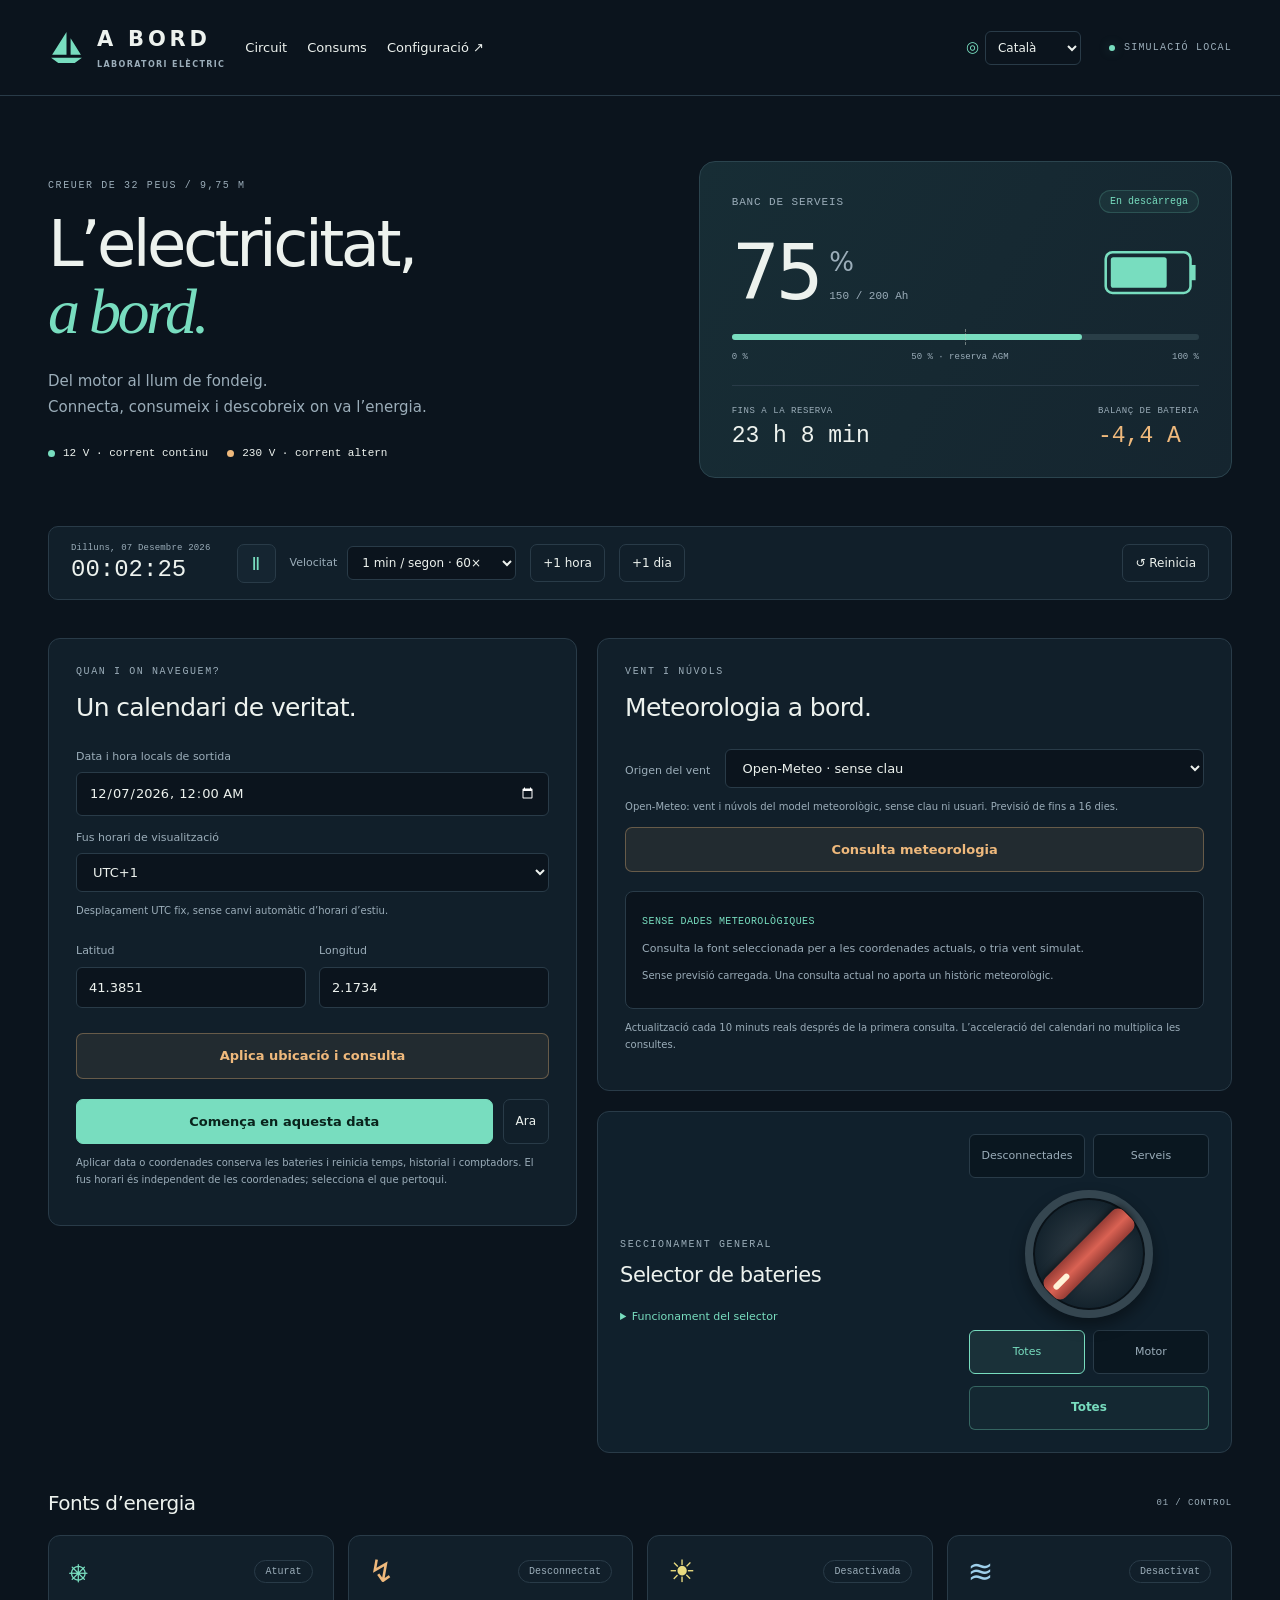
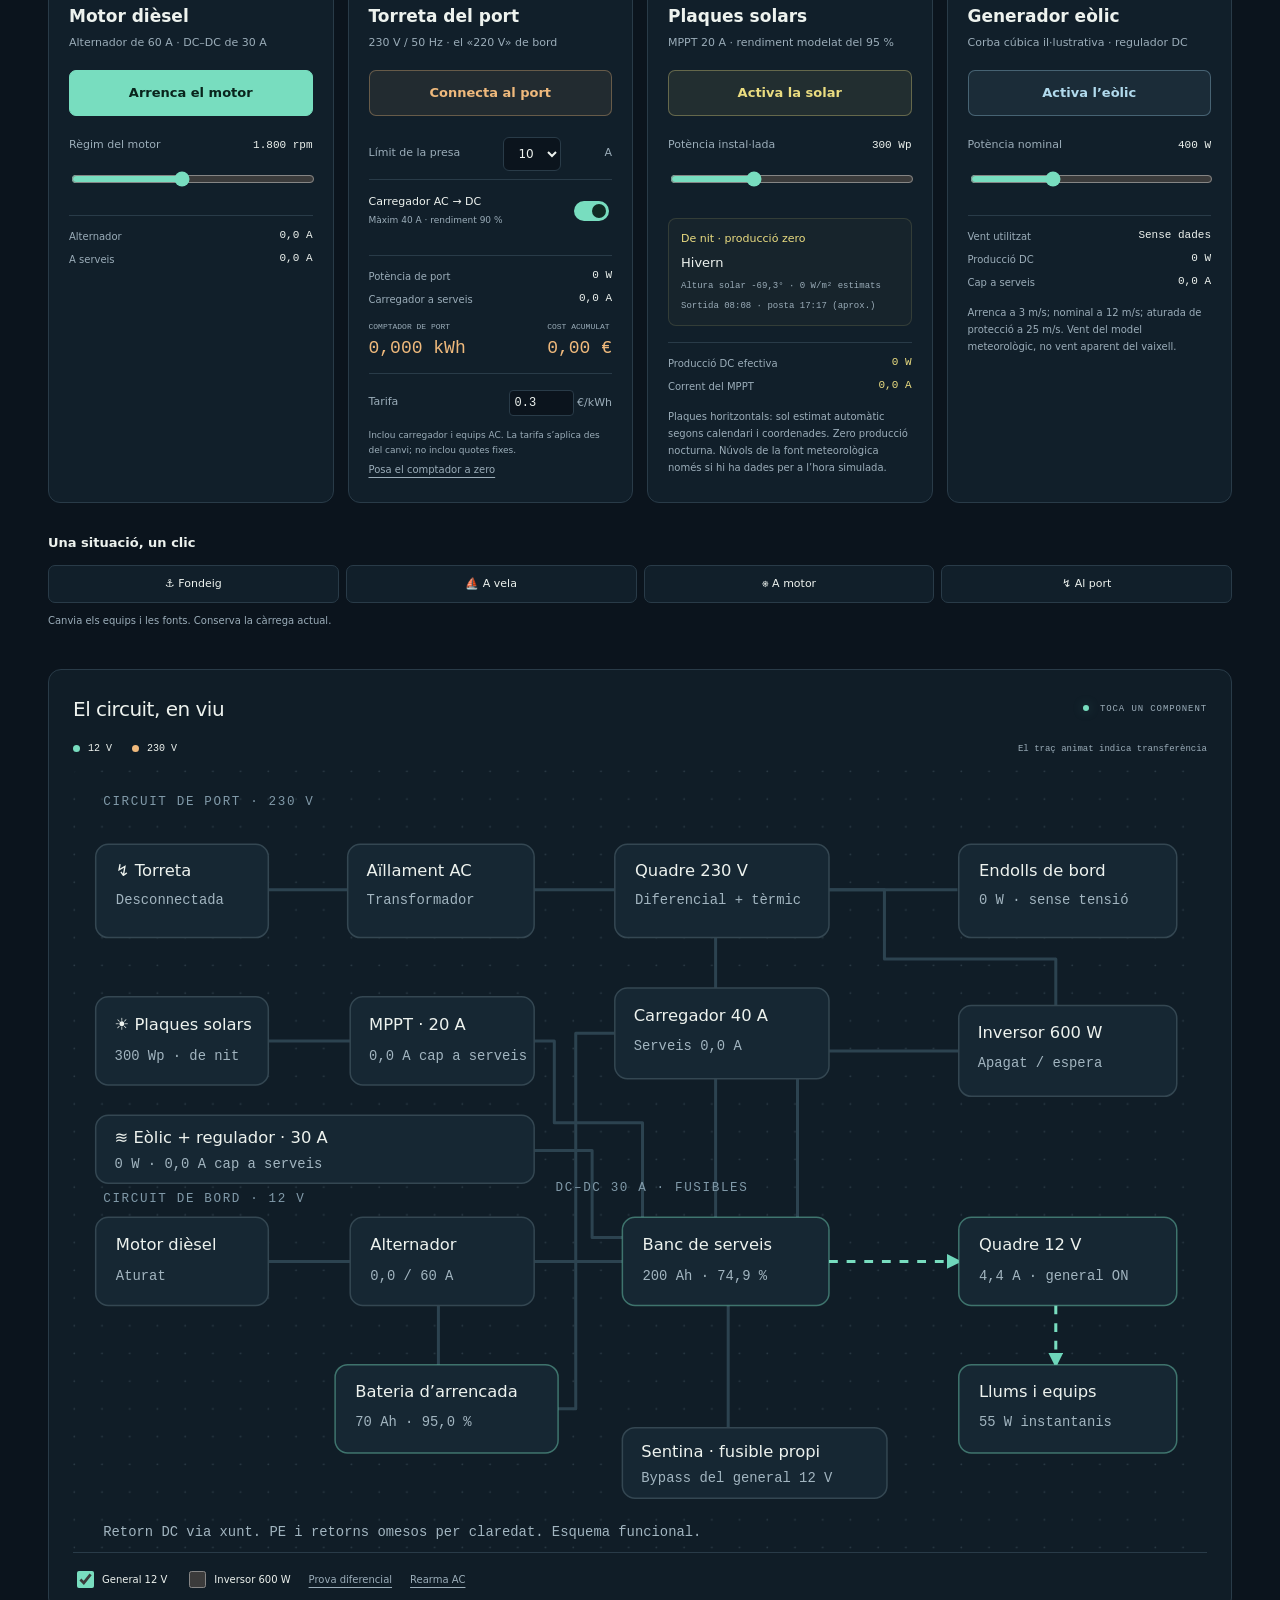
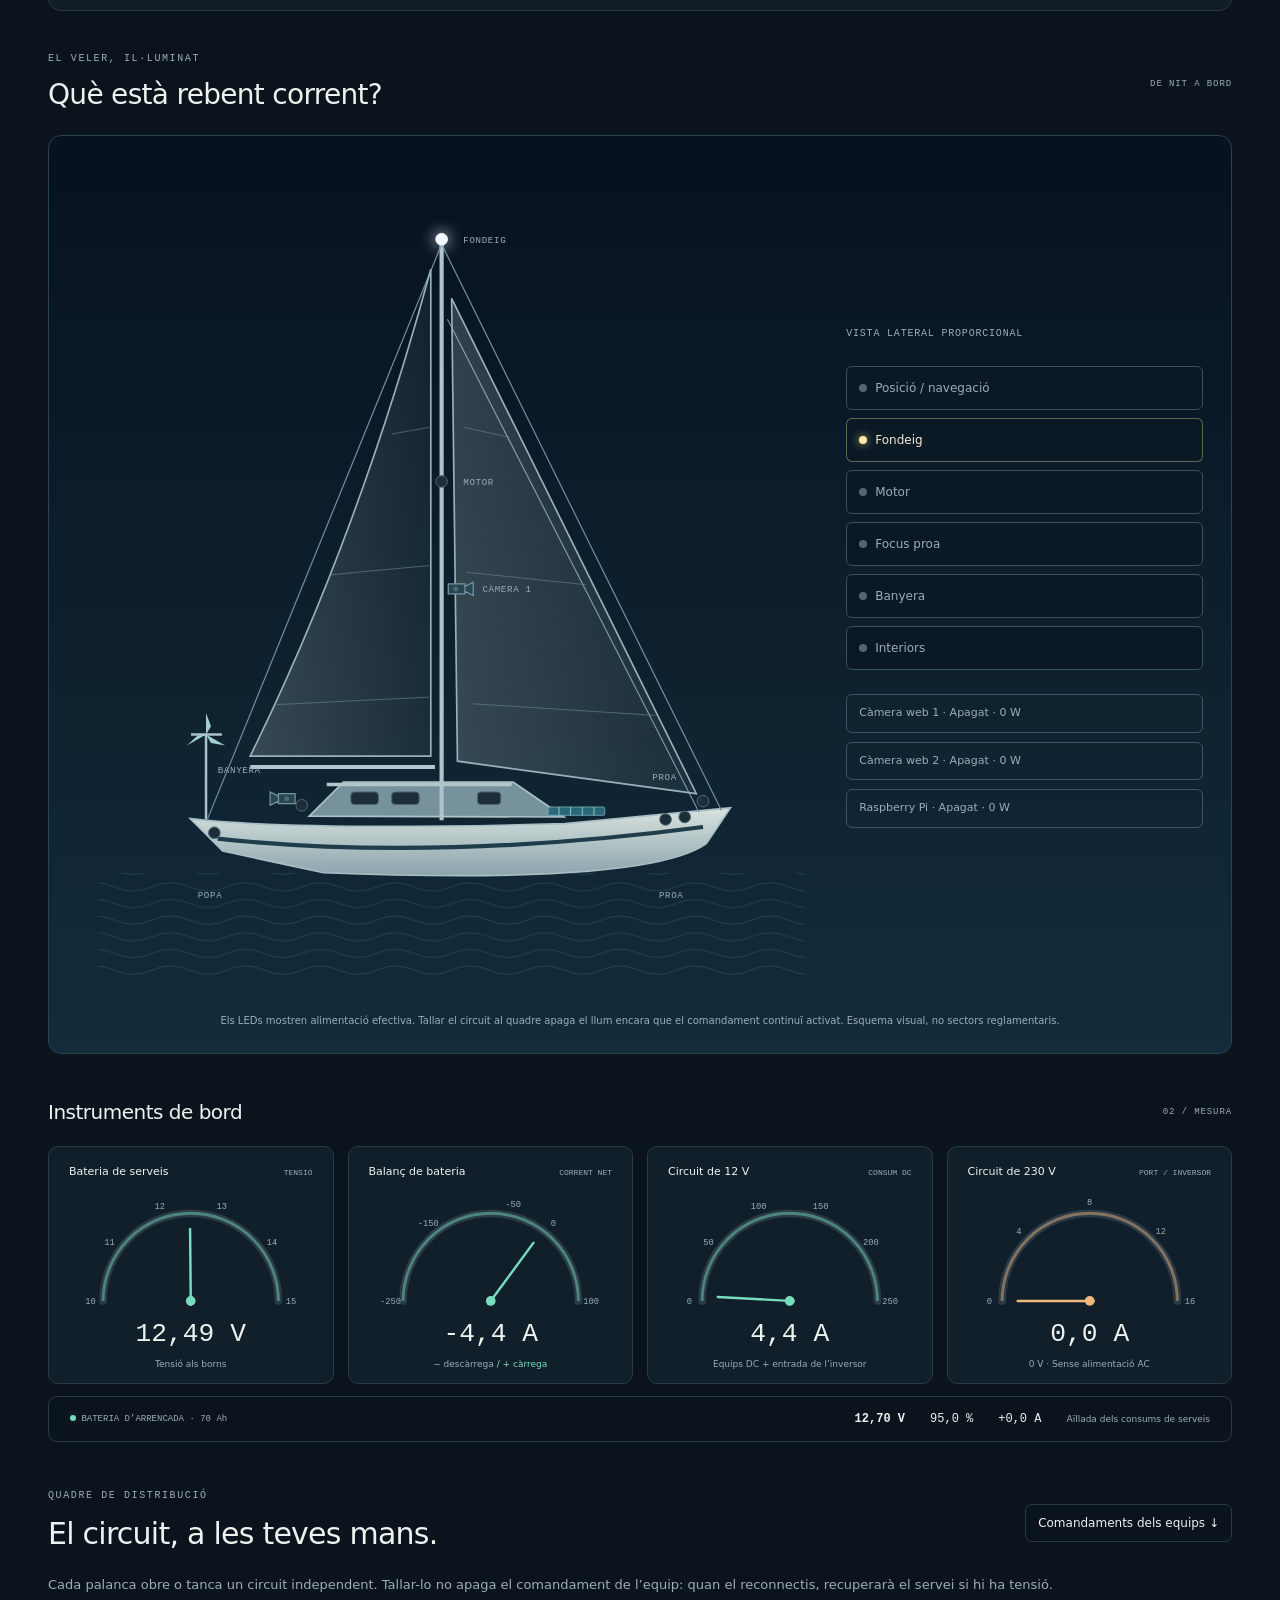
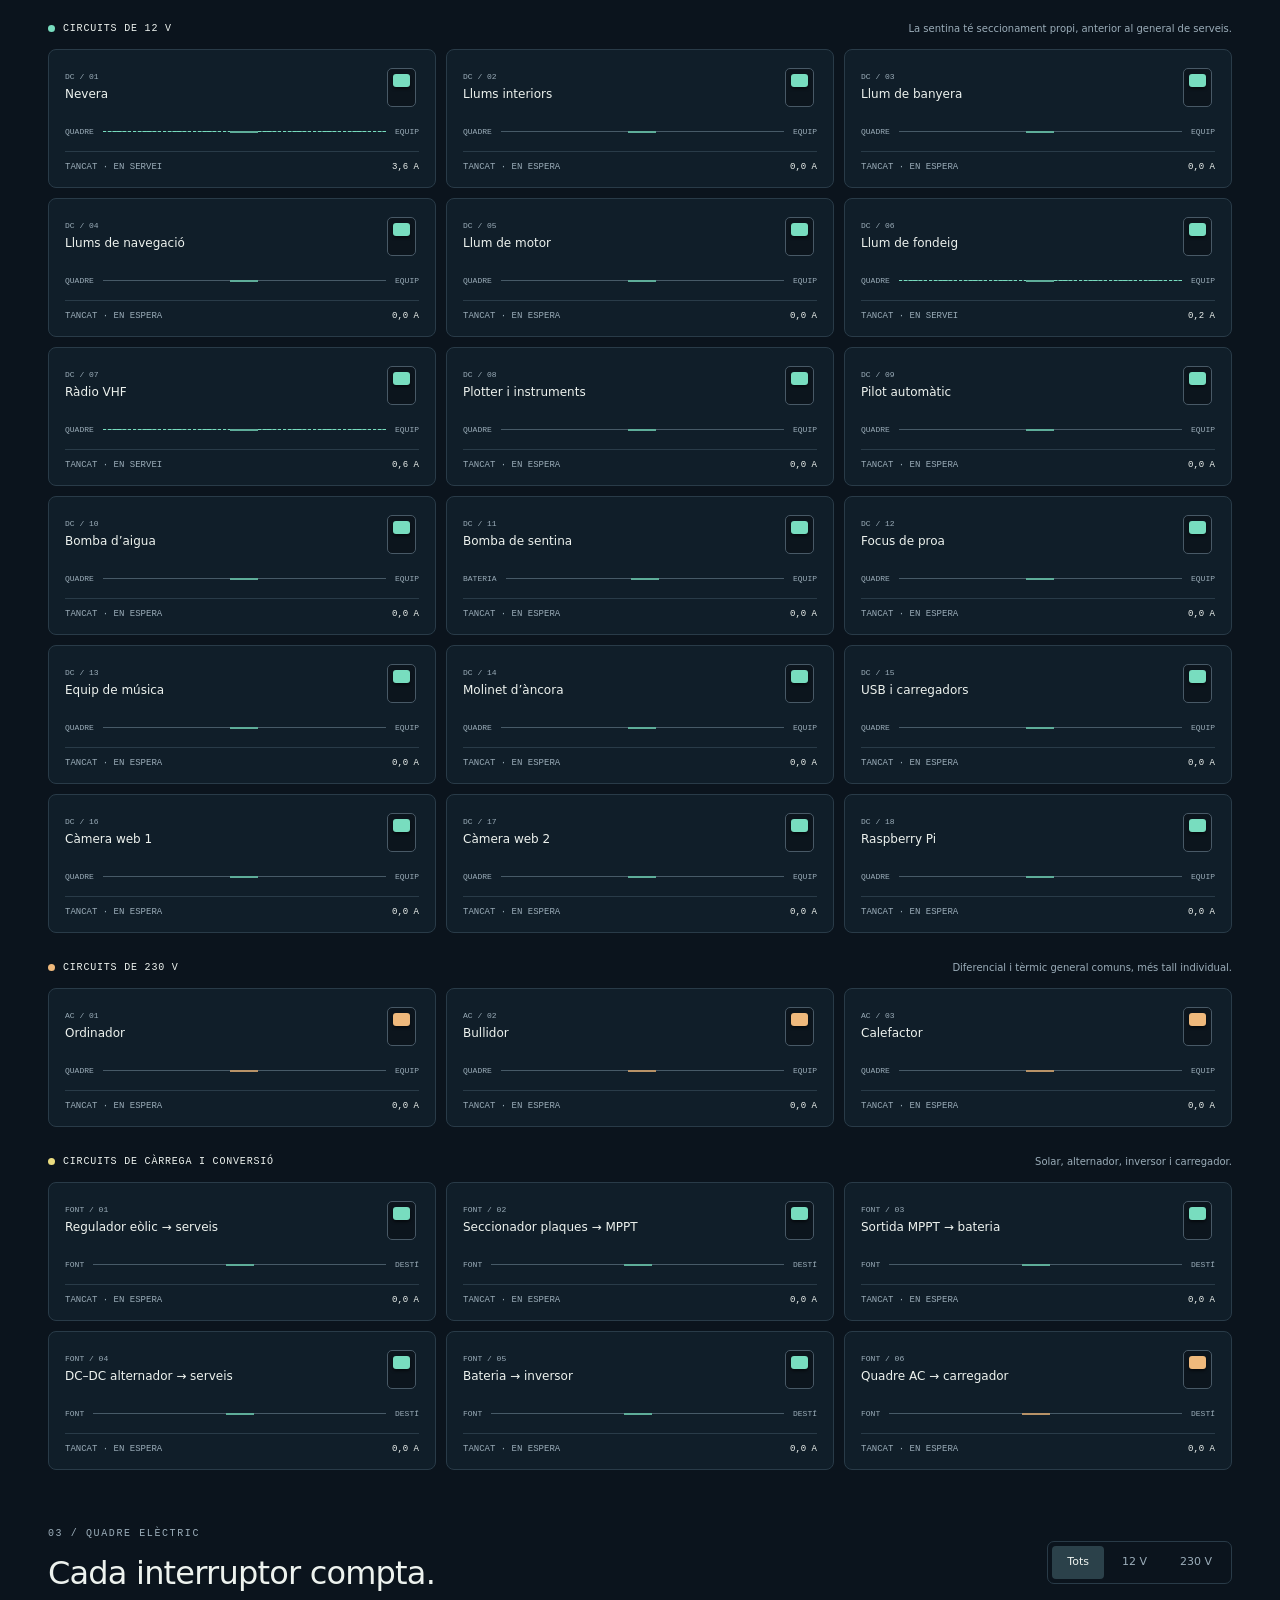
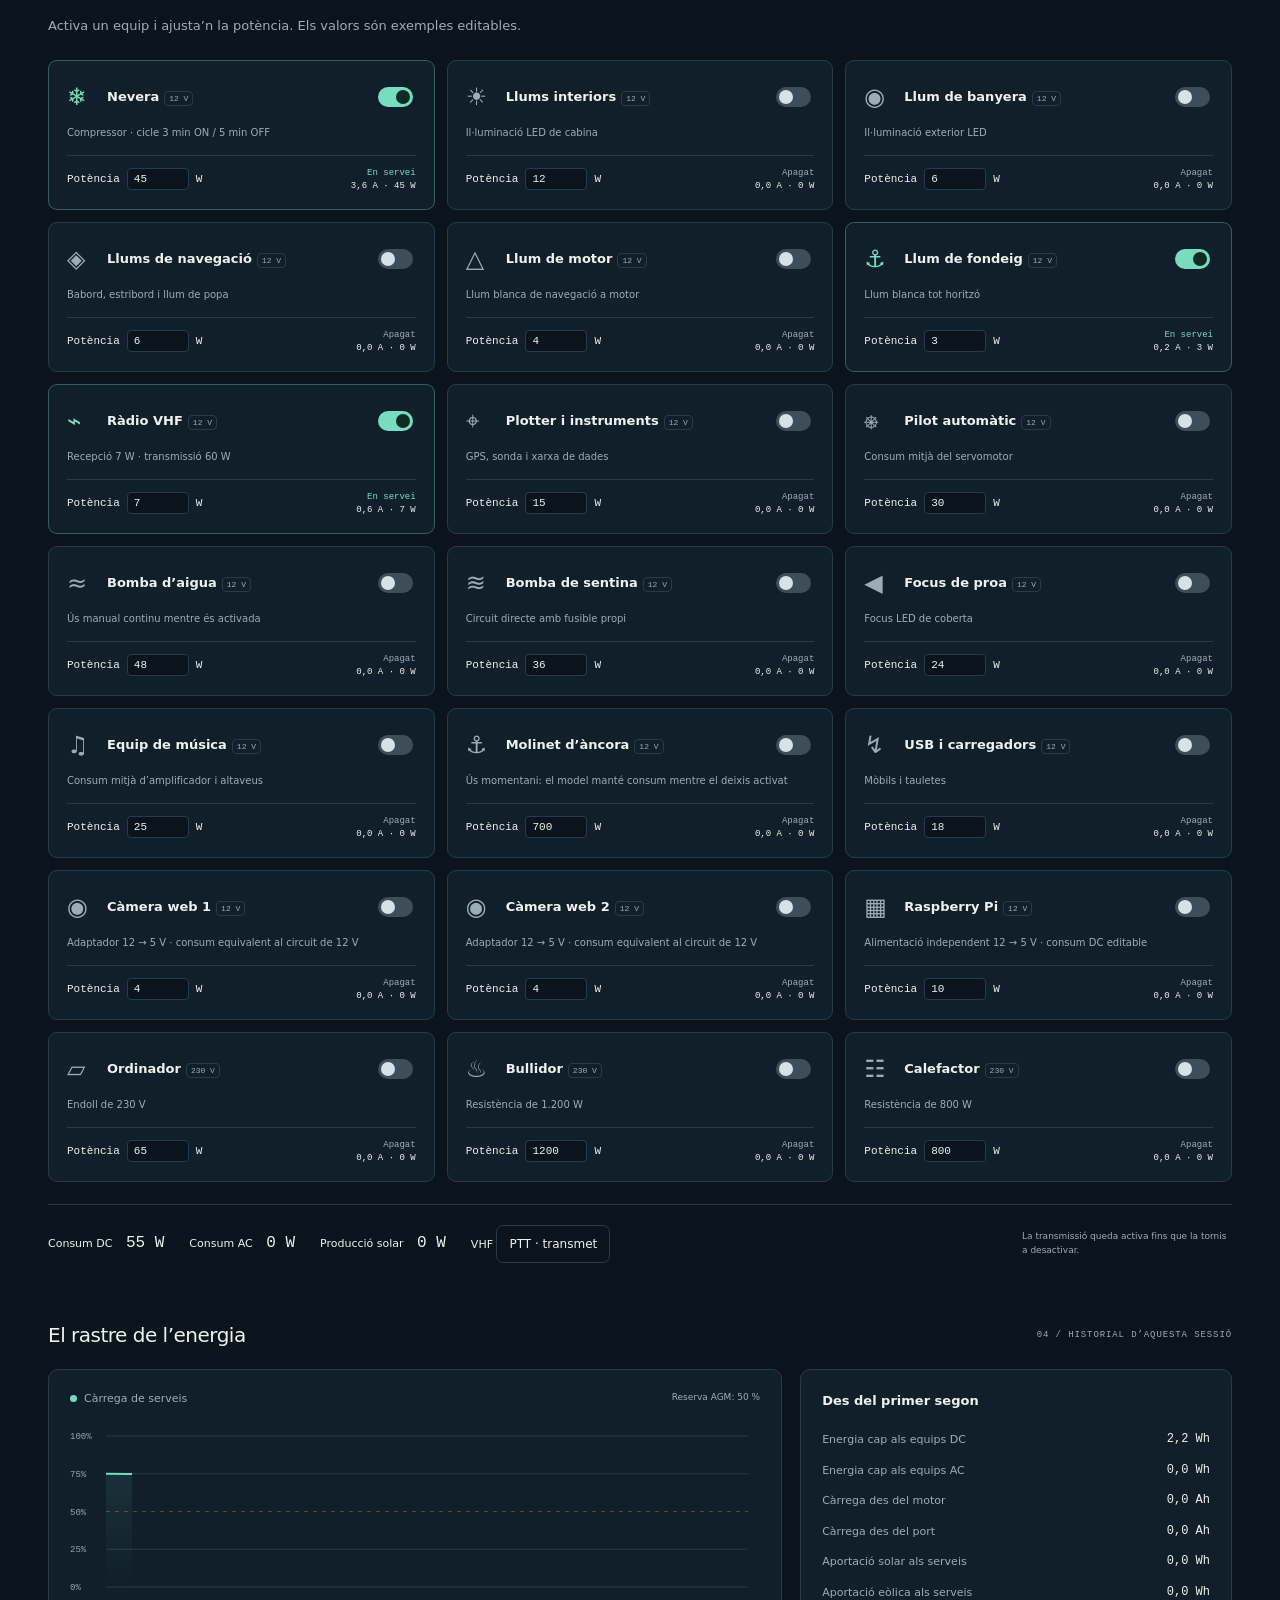
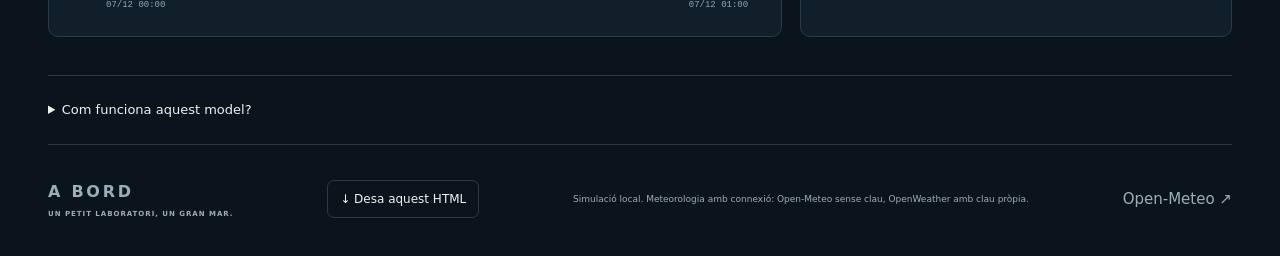
<file: simulador-autonom.html>
<!doctype html><html lang="ca"><head><meta charset="utf-8"><meta name="viewport" content="width=device-width, initial-scale=1"><meta name="theme-color" content="#101b25"><title>A bord · Laboratori elèctric</title><meta name="description" content="Explora el circuit de 12 V i 230 V d’un veler de 32 peus. Simula bateries, motor, càrrega de port i consums en temps real."><style>:root{color-scheme:dark;--bg:#0b141d;--surface:#111f2a;--card:#152531;--line:#293b48;--text:#edf2ee;--muted:#9badb9;--teal:#78ddbf;--amber:#efb97c;--red:#ff8d81;--mono:ui-monospace,SFMono-Regular,Consolas,monospace;font-family:Inter,ui-sans-serif,system-ui,-apple-system,BlinkMacSystemFont,'Segoe UI',sans-serif;font-size:15px}*{box-sizing:border-box}html{scroll-behavior:smooth;scroll-padding-top:25px}body{margin:0;background:var(--bg);color:var(--text);line-height:1.5}button,input,select{font:inherit}button,a,input,select{-webkit-tap-highlight-color:transparent}button{cursor:pointer}button:focus-visible,a:focus-visible,input:focus-visible,select:focus-visible,g:focus-visible{outline:2px solid var(--teal);outline-offset:5px}button{transition:background .16s,border-color .16s,transform .16s}button:hover{filter:brightness(1.13)}button:active{transform:translateY(1px)}button:disabled{opacity:.4;cursor:not-allowed}a{color:inherit;text-decoration:none}main{max-width:1536px;margin:auto;padding:0 48px}.topbar{border-bottom:1px solid var(--line);height:96px;display:flex;align-items:center;justify-content:space-between;gap:28px;padding:0 48px;max-width:1632px;margin:auto}.brand{display:flex;align-items:center;gap:12px;font-weight:750;letter-spacing:.18em;font-size:21px}.brand svg{width:37px;height:37px;color:var(--teal)}.brand small{display:block;font-size:8px;color:var(--muted);letter-spacing:.17em;margin-top:3px}.topbar nav{display:flex;gap:34px;font-size:13px}.link-button{background:none;border:0;color:var(--text);padding:0}.live-badge{font:10px var(--mono);letter-spacing:.12em;color:var(--muted);display:flex;align-items:center;gap:9px}.live-badge i,.tiny-dot{display:inline-block;width:6px;height:6px;border-radius:50%;background:var(--teal);box-shadow:0 0 12px #78ddbf44}.hero{display:grid;grid-template-columns:1.1fr 1fr;gap:80px;align-items:center;padding:65px 0 48px}.eyebrow{font:10px var(--mono);letter-spacing:.16em;color:var(--muted)}h1{font-size:clamp(40px,5vw,76px);font-weight:500;letter-spacing:-.055em;line-height:1.05;margin:20px 0 24px}h1 em{font-family:Georgia,serif;font-weight:400;color:var(--teal)}.hero p{font-size:15px;color:var(--muted);line-height:1.7}.chips{display:flex;flex-wrap:wrap;gap:19px;font:11px var(--mono);margin-top:27px}.chips span,.diagram-legend span{display:flex;align-items:center;gap:8px}.dc-dot,.ac-dot{display:inline-block;width:7px;height:7px;border-radius:50%;background:var(--teal)}.ac-dot{background:var(--amber)}.battery-overview{background:linear-gradient(120deg,#172d35,#15252f);padding:28px 32px;border:1px solid #2b444e;border-radius:16px}.section-kicker{display:flex;justify-content:space-between;gap:10px;align-items:center;font:11px var(--mono);letter-spacing:.08em;color:var(--muted)}.state-pill,.pill{border:1px solid var(--line);padding:5px 10px;border-radius:30px;font:10px var(--mono);color:var(--muted);letter-spacing:0}.state-pill{color:var(--teal);background:#78ddbf10;border-color:#78ddbf30}.hero-soc{display:flex;align-items:center;gap:10px;margin:14px 0 16px}.hero-soc>span:first-child{font-size:76px;font-weight:450;letter-spacing:-.06em;line-height:1.2}.hero-soc>span:nth-child(2){font-size:26px;color:var(--muted)}.hero-soc small{display:block;font:11px var(--mono);white-space:nowrap;margin-top:8px}.hero-soc svg{width:95px;margin-left:auto;color:var(--teal)}.capacity-track{height:6px;border-radius:10px;background:#293e47;position:relative}.capacity-track>div{height:100%;width:75%;background:var(--teal);border-radius:inherit;transition:width .25s}.reserve-line{position:absolute;left:50%;top:-5px;height:16px;border-left:1px dashed #bdc7bf88}.battery-foot{display:flex;justify-content:space-between;font:9px var(--mono);color:var(--muted);margin:12px 0 23px}.battery-summary{border-top:1px solid var(--line);padding-top:20px;display:flex;gap:55px}.battery-summary small{display:block;font:9px var(--mono);letter-spacing:.06em;color:var(--muted)}.battery-summary strong{display:block;font:23px var(--mono);margin-top:7px}.timebar{display:flex;gap:14px;align-items:center;padding:16px 22px;border:1px solid var(--line);border-radius:10px;background:var(--surface);margin-bottom:38px;flex-wrap:wrap}.clock{display:flex;flex-direction:column;margin-right:8px}.clock .eyebrow{font-size:8px}.clock strong{font:19px var(--mono);margin-top:3px}.icon-button{height:39px;min-width:39px;border:1px solid var(--line);border-radius:7px;background:var(--card);color:var(--teal);font-size:18px}.speed-label{font-size:11px;color:var(--muted);display:flex;align-items:center;gap:10px}select{background:var(--bg);color:var(--text);border:1px solid var(--line);border-radius:6px;padding:8px 10px;font-size:12px}.quiet-button{border:1px solid var(--line);background:transparent;color:var(--text);border-radius:7px;padding:9px 12px;font-size:12px}.time-spacer{flex:1}.workbench{display:grid;grid-template-columns:310px minmax(0,1fr);gap:25px;align-items:start}.section-heading{display:flex;align-items:center;justify-content:space-between;gap:14px;margin-bottom:19px}h2{font-size:20px;font-weight:500;letter-spacing:-.025em;margin:0}.section-heading>span{font:9px var(--mono);color:var(--muted);letter-spacing:.1em}.section-heading span i{margin-right:5px}h3{font-size:17px;font-weight:550;margin:0}.source-card{background:var(--surface);border:1px solid var(--line);border-radius:12px;padding:22px;margin-bottom:14px}.card-top{display:flex;justify-content:space-between;align-items:center;margin-bottom:17px}.source-icon{font-size:31px;line-height:1;color:var(--teal)}.amber{color:var(--amber)}.source-card p{font-size:11px;color:var(--muted);margin:5px 0 19px}.primary-button,.secondary-button{display:block;width:100%;border-radius:7px;padding:12px;font-size:13px;font-weight:650;background:var(--teal);color:#09241c;border:1px solid var(--teal)}.secondary-button{background:#efb97c14;border-color:#efb97c55;color:var(--amber)}.range-label{display:flex;align-items:center;justify-content:space-between;gap:8px;font-size:11px;color:var(--muted);margin:21px 0 8px}.range-label output{font:11px var(--mono);color:var(--text)}input[type=range]{width:100%;accent-color:var(--teal);cursor:pointer;height:18px}input[type=checkbox]{accent-color:var(--teal);width:17px;height:17px;cursor:pointer}input[role=switch]{appearance:none;width:35px;height:20px;border-radius:20px;background:#3d4e59;border:0;position:relative;flex-shrink:0;transition:background .2s}input[role=switch]:before{content:'';position:absolute;left:3px;top:3px;width:14px;height:14px;border-radius:50%;background:#d6e2e7;transition:transform .2s}input[role=switch]:checked{background:var(--teal)}input[role=switch]:checked:before{transform:translateX(15px);background:#102b24}.mini-stats{display:grid;gap:8px;border-top:1px solid var(--line);padding-top:13px;margin-top:13px;font-size:10px;color:var(--muted)}.mini-stats span{display:flex;justify-content:space-between}.mini-stats b{color:var(--text);font:11px var(--mono)}.toggle-row{display:flex;align-items:center;justify-content:space-between;gap:10px;padding:14px 0;border-top:1px solid var(--line);font-size:11px}.toggle-row small{display:block;font-size:9px;color:var(--muted);margin-top:4px}.scenario-block{padding:16px 0}.scenario-block h3{font-size:13px}.scenarios{display:grid;grid-template-columns:1fr 1fr;gap:7px;margin-top:12px}.scenarios button{background:var(--surface);border:1px solid var(--line);color:var(--text);border-radius:7px;padding:10px;font-size:11px}.scenario-block p{font-size:10px;color:var(--muted)}.diagram-card{background:#101d27;border:1px solid var(--line);border-radius:13px;padding:24px 24px 15px}.diagram-legend{display:flex;gap:20px;font:10px var(--mono);margin-bottom:16px}.diagram-legend .muted{margin-left:auto;font-size:9px}.muted{color:var(--muted)}.svg-scroll{overflow:auto}#schematic{width:100%;min-width:650px;display:block}.node rect{fill:#162733;stroke:#344752;stroke-width:1.2;transition:stroke .3s,fill .3s}.node{cursor:pointer;outline-offset:-4px}.node:hover rect,.node:focus rect{stroke:var(--text);fill:#213847}.node.energized rect{stroke:#78ddbf70}.node.ac-energized rect{stroke:#efb97c80}.node-title{fill:var(--text);font-size:14px;font-family:system-ui,sans-serif;font-weight:500}.node-sub{fill:#a2b5c0;font-size:11px;font-family:var(--mono)}.svg-caption{fill:#819aa9;font-size:10px;letter-spacing:1.3px;font-family:var(--mono)}.wire{stroke:#2c4350;fill:none;stroke-width:2.4;stroke-linejoin:round}.wire.active{stroke:var(--teal);stroke-dasharray:7 7;animation:flow 1.1s linear infinite;marker-end:url(#arrow-dc)}.wire.ac.active{stroke:var(--amber);marker-end:url(#arrow-ac)}.wire.reverse{animation-direction:reverse;marker-end:none;marker-start:url(#arrow-dc)}.wire.hidden-wire{opacity:.2}.paused .wire{animation-play-state:paused}@keyframes flow{to{stroke-dashoffset:-28}}.circuit-switches{display:flex;flex-wrap:wrap;gap:12px 18px;border-top:1px solid var(--line);padding:14px 0 3px;font-size:10px;align-items:center}.circuit-switches label{display:flex;align-items:center;gap:5px}.text-button{background:none;border:0;padding:5px 0;color:var(--muted);font-size:10px;text-decoration:underline;text-underline-offset:4px}.alerts{margin-top:12px;font-size:11px;color:var(--amber)}.alerts:empty{display:none}.alert{padding:10px 12px;background:#efb97c0a;border:1px solid #efb97c30;border-radius:7px;margin-top:7px}.instruments{margin-top:43px}.meter-grid{display:grid;grid-template-columns:repeat(4,1fr);gap:14px}.meter-card{background:var(--surface);border:1px solid var(--line);border-radius:10px;padding:17px 20px 11px;text-align:center}.meter-label{display:flex;justify-content:space-between;align-items:center;font-size:11px;text-align:left;gap:5px}.meter-label>span{color:var(--muted);font:8px var(--mono)}.meter-card svg{width:100%;max-width:250px;display:block;margin:5px auto 0;overflow:visible}.meter-card p{color:var(--muted);font-size:9px;margin:4px 0 0}.teal{color:var(--teal)}.meter-scale{fill:var(--muted);font:9px var(--mono)}.meter-number{fill:var(--text);font:27px var(--mono)}.needle{transition:transform .2s;transform-origin:125px 101px}.starter-strip{padding:15px 21px;display:flex;align-items:center;gap:25px;border:1px solid var(--line);border-radius:9px;margin-top:12px;font:12px var(--mono);flex-wrap:wrap}.starter-strip>span:first-child{font-size:9px;color:var(--muted);margin-right:auto}.starter-strip small{font:9px system-ui;color:var(--muted)}.consumers{margin-top:58px;scroll-margin-top:24px}.consumers h2{font-size:32px;margin-top:10px}.section-intro{color:var(--muted);font-size:13px;margin-bottom:24px}.filter-tabs{display:flex;border:1px solid var(--line);border-radius:7px;padding:4px;gap:3px}.filter-tabs button{border:0;background:none;color:var(--muted);padding:8px 15px;font-size:11px;border-radius:4px}.filter-tabs button[aria-pressed=true]{background:#2b414a;color:var(--text)}.load-grid{display:grid;grid-template-columns:repeat(3,1fr);gap:12px}.load-card{border:1px solid var(--line);border-radius:9px;background:var(--surface);padding:18px;position:relative;transition:border .2s}.load-card.on{border-color:#78ddbf55}.load-card.ac.on{border-color:#efb97c70}.load-top{display:flex;align-items:center;gap:11px}.load-icon{font-size:24px;width:29px;color:var(--muted)}.load-card.on .load-icon{color:var(--teal)}.load-card.ac.on .load-icon{color:var(--amber)}.load-name{flex:1;font-size:13px;font-weight:550}.bus-badge{font:8px var(--mono);color:var(--muted);border:1px solid var(--line);padding:2px 4px;border-radius:4px;margin-left:5px}.load-detail{font-size:10px;color:var(--muted);margin:10px 0 15px;min-height:15px}.load-bottom{display:flex;align-items:center;gap:7px;font:11px var(--mono);border-top:1px solid var(--line);padding-top:12px}.load-bottom input[type=number]{width:62px;padding:4px 6px;background:var(--bg);border:1px solid var(--line);border-radius:4px;color:var(--text);font:11px var(--mono)}.load-state{margin-left:auto;color:var(--muted);font-size:9px}.load-state.live{color:var(--teal)}.load-card.ac .load-state.live{color:var(--amber)}.load-current{display:block;text-align:right;color:var(--text);margin-top:3px}.load-totals{display:flex;align-items:center;flex-wrap:wrap;gap:25px;font-size:11px;border-top:1px solid var(--line);padding:20px 0;margin-top:22px}.load-totals strong{font:16px var(--mono);margin-left:10px}.load-totals small{margin-left:auto;max-width:210px;font-size:9px;color:var(--muted)}.history-section{margin-top:37px}.history-layout{display:grid;grid-template-columns:1.7fr 1fr;gap:18px}.chart,.energy-ledger{background:var(--surface);border:1px solid var(--line);border-radius:10px;padding:21px}.chart-top{display:flex;justify-content:space-between;font-size:11px;color:var(--muted)}.chart-top span{display:flex;gap:7px;align-items:center}.chart-top small{font-size:9px}canvas{width:100%;height:190px;display:block;margin-top:15px}.energy-ledger h3{font-size:13px;margin-bottom:22px}.energy-ledger>div{display:flex;justify-content:space-between;font-size:11px;color:var(--muted);gap:15px;margin:17px 0}.energy-ledger b{color:var(--text);font:12px var(--mono)}.model-notes{border-block:1px solid var(--line);padding:24px 0;margin-top:38px}.model-notes summary{cursor:pointer;font-size:13px}.notes-grid{display:grid;grid-template-columns:1fr 1fr;gap:0 32px;font-size:11px;color:var(--muted);line-height:1.8;margin-top:17px}.model-disclaimer{font-size:11px;color:var(--amber)}.references{font-size:10px;color:var(--muted)}.references a{text-decoration:underline;text-underline-offset:3px}footer{display:flex;align-items:center;justify-content:space-between;gap:20px;flex-wrap:wrap;padding:35px 0;color:var(--muted)}footer>span{font-size:16px;font-weight:650;letter-spacing:.17em}footer>span small{display:block;font-size:7px;letter-spacing:.14em;margin-top:5px}footer>small{font-size:9px}dialog{background:#152531;color:var(--text);border:1px solid #3b5360;border-radius:16px;padding:34px;width:min(540px,calc(100% - 28px));box-shadow:0 30px 100px #0008;max-height:90vh;overflow:auto}dialog::backdrop{background:#050b12bd;backdrop-filter:blur(5px)}dialog h2{font-size:28px;margin:13px 0}dialog p{color:var(--muted);font-size:13px;line-height:1.8}.dialog-close{position:absolute;right:17px;top:12px;background:transparent;border:0;color:var(--muted);font-size:27px}.component-values{background:var(--bg);padding:16px;border-radius:8px;font:13px var(--mono);margin-top:22px;color:var(--teal)}.setting-label{display:flex;justify-content:space-between;font-size:12px;margin:25px 0 8px}.setting-label span{color:var(--teal);font:13px var(--mono)}.small{font-size:11px!important}.toast{position:fixed;bottom:24px;left:50%;transform:translate(-50%,20px);opacity:0;pointer-events:none;background:#e4efe8;color:#152a22;padding:13px 23px;border-radius:8px;font-size:12px;transition:.2s;z-index:10;max-width:90vw}.toast.show{opacity:1;transform:translate(-50%,0)}.hidden{display:none!important}@media(min-width:1600px){.hero{gap:150px}.workbench{grid-template-columns:320px 1fr}}@media(max-width:1100px){main{padding:0 25px}.topbar{padding:0 25px}.live-badge{display:none}.workbench{grid-template-columns:265px minmax(0,1fr)}.diagram-card{padding:19px 14px}.hero{gap:30px}.hero-soc>span:first-child{font-size:65px}.battery-overview{padding:25px}.meter-card{padding:14px 10px}.meter-label{font-size:10px}.meter-label>span{font-size:7px}.load-grid{grid-template-columns:repeat(2,1fr)}}@media(max-width:800px){.topbar{height:80px}.topbar nav{gap:16px}.topbar nav a{display:none}.hero{padding-top:35px;grid-template-columns:1fr 1fr;gap:22px}.hero h1{font-size:48px}.hero p{font-size:12px}.chips{font-size:9px;gap:10px}.battery-overview{padding:20px}.hero-soc svg{width:60px}.hero-soc>span:first-child{font-size:55px}.hero-soc small{font-size:9px}.section-kicker{font-size:9px}.state-pill{font-size:8px}.battery-summary{gap:18px}.battery-summary strong{font-size:18px}.battery-summary small{font-size:8px}.battery-foot{font-size:7px}.workbench{grid-template-columns:1fr}.sources{display:grid;grid-template-columns:1fr 1fr;gap:14px}.sources>.section-heading{grid-column:1/-1;margin:0}.source-card{margin:0}.scenario-block{grid-column:1/-1;padding:0}.scenarios{grid-template-columns:repeat(4,1fr)}.scenario-block p{margin-bottom:0}.diagram-card{padding:20px}.meter-grid{grid-template-columns:1fr 1fr}.meter-label{font-size:12px}.meter-label>span{font-size:9px}.meter-card{padding:18px}.history-layout{grid-template-columns:1fr}.energy-ledger{display:grid;grid-template-columns:1fr 1fr;gap:0 24px}.energy-ledger h3{grid-column:1/-1;margin-bottom:5px}.starter-strip{gap:15px}.starter-strip>small{display:none}.timebar{gap:9px;padding:13px}.time-spacer{display:none}.timebar>#reset{margin-left:auto}.timebar .quiet-button{font-size:10px}.speed-label{font-size:0}select{font-size:11px}.diagram-legend .muted{font-size:8px}}@media(max-width:520px){main{padding:0 16px}.topbar{padding:0 16px}.brand{font-size:17px}.brand svg{width:30px}.brand small{font-size:6px}.link-button{font-size:11px}.hero{grid-template-columns:1fr;padding:35px 0 25px;gap:25px}.hero h1{font-size:57px}.hero p br{display:none}.hero p{font-size:13px;max-width:300px}.chips{font-size:10px}.battery-overview{padding:23px}.hero-soc>span:first-child{font-size:72px}.hero-soc svg{width:90px}.section-kicker{font-size:10px}.battery-summary{gap:45px}.battery-summary strong{font-size:23px}.battery-foot{font-size:8px}.timebar{margin-bottom:25px}.timebar>#step{order:5}.timebar>#reset{order:6;margin-left:auto}.clock strong{font-size:16px}.sources{grid-template-columns:1fr}.sources>.section-heading{grid-column:auto}.scenario-block{grid-column:auto}.source-card{padding:20px}.source-card p{font-size:12px}.scenarios{grid-template-columns:1fr 1fr}.diagram-card{padding:16px 11px}.diagram-card .section-heading>span{font-size:7px}.diagram-card h2{font-size:16px}.diagram-legend .muted{display:none}.circuit-switches{font-size:10px}.meter-grid{gap:9px}.meter-card{padding:14px 9px}.meter-label{font-size:10px;display:block}.meter-label>span{display:block;font-size:7px;margin-top:4px}.meter-card p{font-size:8px;min-height:24px}.starter-strip{padding:14px;gap:12px}.starter-strip>span:first-child{width:100%;font-size:9px}.starter-strip strong{font-size:16px}.consumers{margin-top:35px}.consumers h2{font-size:26px}.consumers>.section-heading{align-items:start;flex-direction:column}.filter-tabs{align-self:stretch}.filter-tabs button{flex:1}.load-grid{grid-template-columns:1fr}.load-detail{font-size:11px}.load-bottom{font-size:12px}.load-state{font-size:10px}.load-totals{gap:14px}.load-totals small{margin:0;max-width:100%;width:100%}.energy-ledger{display:block}.notes-grid{grid-template-columns:1fr}.chart-top small{font-size:8px}.chart{padding:16px}footer{flex-direction:column;align-items:start}h2{font-size:18px}}@media(prefers-reduced-motion:reduce){*{scroll-behavior:auto!important;transition:none!important}.wire.active{animation:none}}

:root{--solar:#eadc80}.solar-color,.solar-card .mini-stats b{color:var(--solar)}.solar-button{width:100%;padding:12px;border-radius:7px;background:#eadc8014;color:var(--solar);border:1px solid #eadc8055;font-size:13px;font-weight:650}.solar-dot{display:inline-block;width:7px;height:7px;border-radius:50%;background:var(--solar)}.solar-hint{margin:14px 0 0!important;font-size:10px!important;line-height:1.7}.sun-presets{display:flex;gap:6px;margin:9px 0 16px}.sun-presets button{flex:1;font-size:10px;padding:7px 4px;border:1px solid var(--line);border-radius:5px;color:var(--muted);background:transparent}.sun-presets button.selected{border-color:#eadc8066;color:var(--solar);background:#eadc800c}.solar-wire.active{stroke:var(--solar)}.switchboard{margin-top:48px}.switchboard h2{font-size:30px;margin-top:10px}.board-group-title{display:flex;justify-content:space-between;align-items:center;gap:12px;margin:27px 0 13px}.board-group-title>span{display:flex;align-items:center;gap:8px;font:10px var(--mono);letter-spacing:.08em}.board-group-title small{font-size:10px;color:var(--muted)}.board-grid{display:grid;grid-template-columns:repeat(3,1fr);gap:10px}.breaker-card{background:#101e29;border:1px solid var(--line);border-radius:8px;padding:15px 16px}.breaker-card.open{border-color:#cf8a6c55;background:#291f211f}.breaker-label{display:flex;align-items:center;gap:8px;justify-content:space-between;font-size:12px;cursor:pointer}.breaker-label strong{font-weight:500}.breaker-id{font:8px var(--mono);color:var(--muted);display:block;margin-bottom:4px}.breaker-toggle{appearance:none;width:29px!important;height:39px!important;border:1px solid #485966;background:#0c151d;border-radius:5px;position:relative;flex-shrink:0;cursor:pointer}.breaker-toggle:before{content:'';position:absolute;top:18px;left:5px;width:17px;height:13px;border-radius:3px;background:#8f5a51;box-shadow:0 2px 3px #0008;transition:top .15s,background .15s}.breaker-toggle:checked:before{top:5px;background:var(--teal)}.breaker-card.ac .breaker-toggle:checked:before{background:var(--amber)}.breaker-route{display:flex;align-items:center;gap:9px;font:8px var(--mono);color:var(--muted);margin-top:14px}.branch-line{flex:1;position:relative;height:15px;min-width:30px}.branch-line:before{content:'';position:absolute;top:7px;left:0;right:0;border-top:1px solid #475a67}.branch-line svg{position:absolute;left:calc(50% - 14px);top:0;width:28px;height:15px;background:#101e29}.branch-line path{stroke:var(--red);stroke-width:1.5;fill:none}.breaker-card.closed .branch-line path{stroke:var(--teal)}.breaker-card.ac.closed .branch-line path{stroke:var(--amber)}.breaker-card.flowing .branch-line:before{border-color:var(--teal);border-top-style:dashed;animation:branch-flow .8s linear infinite;background:linear-gradient(90deg,transparent,var(--teal),transparent);background-size:30px 1px}.breaker-card.ac.flowing .branch-line:before{border-color:var(--amber)}@keyframes branch-flow{to{background-position:30px 0}}.paused .branch-line:before{animation-play-state:paused}.breaker-readout{display:flex;justify-content:space-between;gap:8px;border-top:1px solid var(--line);padding-top:10px;margin-top:12px;font:9px var(--mono);color:var(--muted)}.breaker-readout b{color:var(--text);font-weight:400}.breaker-card.open .breaker-readout>span{color:var(--red)}.load-card.cut{border-style:dashed;opacity:.8}.load-card.cut .load-icon{color:var(--muted)}@media(max-width:1000px){.board-grid{grid-template-columns:repeat(2,1fr)}}@media(max-width:800px){.solar-card{grid-column:1/-1}.solar-card .mini-stats{grid-template-columns:1fr 1fr;gap:25px}.board-group-title{align-items:start}.board-group-title small{max-width:250px;text-align:right}}@media(max-width:520px){.board-grid{grid-template-columns:1fr}.switchboard>.section-heading{align-items:start;flex-direction:column}.switchboard h2{font-size:26px}.board-group-title{flex-direction:column;gap:7px}.board-group-title small{max-width:none;text-align:left}.solar-card .mini-stats{grid-template-columns:1fr;gap:8px}.solar-card{grid-column:auto}}@media(prefers-reduced-motion:reduce){.breaker-card.flowing .branch-line:before{animation:none}}

/* Calendar, weather, shore meter and live boat */
.environment-panel{display:grid;grid-template-columns:1fr 1.2fr;gap:20px;margin-bottom:35px}.calendar-settings,.weather-settings{padding:27px;background:var(--surface);border:1px solid var(--line);border-radius:12px}.environment-panel h2{font-size:25px;margin:12px 0 22px}.environment-panel label:not(.setting-label){display:block;font-size:11px;color:var(--muted);margin:14px 0 7px}.environment-panel input:not([type=range]),.environment-panel select{width:100%;padding:10px 12px;border:1px solid var(--line);border-radius:6px;background:var(--bg);color:var(--text);font-size:13px;min-width:0}.coordinate-fields{display:grid;grid-template-columns:1fr 1fr;gap:13px}.coordinate-fields input{margin-top:7px}.calendar-buttons{display:flex;gap:10px;margin-top:20px}.calendar-buttons .primary-button{flex:1}.environment-panel .small{font-size:10px!important;line-height:1.7}.weather-mode{display:flex;gap:15px;align-items:center}.weather-mode label{white-space:nowrap}.weather-report{background:var(--bg);border:1px solid var(--line);padding:16px;border-radius:8px;margin-top:19px}.weather-report>strong{font:10px var(--mono);color:var(--teal);letter-spacing:.04em}.weather-report p{font-size:11px;margin:10px 0;color:var(--muted)}.weather-report small{display:block;font-size:10px;color:var(--muted);line-height:1.7}.weather-report #weather-request{color:var(--amber);margin-top:8px}.weather-settings .secondary-button{margin-top:12px}.weather-settings a{color:var(--teal);text-decoration:underline}.solar-auto{background:#eadc8007;border:1px solid #eadc8022;border-radius:8px;padding:12px;margin:16px 0;font-size:10px;color:var(--muted);display:grid;gap:6px}.solar-auto span{font-size:11px;color:var(--solar)}.solar-auto strong{font-size:13px;color:var(--text);font-weight:500}.solar-auto small{font:9px var(--mono);line-height:1.6}.wind-color{color:#9ecfea}.wind-button{background:#9ecfea13;color:#b1daed;border:1px solid #9ecfea55;border-radius:7px;width:100%;padding:12px;font-size:13px;font-weight:650}.port-reading{display:flex;justify-content:space-between;gap:10px;padding:15px 0;border-bottom:1px solid var(--line)}.port-reading small{font:8px var(--mono);color:var(--muted);display:block}.port-reading strong{font:18px var(--mono);display:block;color:var(--amber);margin-top:7px}.tariff-label{display:flex;align-items:center;justify-content:space-between;gap:10px;margin-top:16px;font-size:11px;color:var(--muted)}.tariff-label span{white-space:nowrap}.tariff-label input{width:65px;background:var(--bg);border:1px solid var(--line);color:var(--text);padding:5px;border-radius:4px;font:12px var(--mono)}.meter-note{font-size:9px!important;line-height:1.65!important;margin:12px 0 0!important}.workbench{grid-template-columns:1fr}.sources{display:grid;grid-template-columns:repeat(4,minmax(0,1fr));gap:14px}.sources>.section-heading{grid-column:1/-1;margin-bottom:3px}.sources .source-card{margin:0;padding:20px;grid-column:auto;align-self:stretch}.sources .solar-card .mini-stats{grid-template-columns:1fr;gap:8px}.scenario-block{grid-column:1/-1}.scenarios{grid-template-columns:repeat(4,1fr)}.scenario-block p{margin-bottom:0}.clock .eyebrow{font-size:9px;letter-spacing:.02em;max-width:360px;text-transform:capitalize}.clock strong{font-size:24px}.boat-section{margin-top:42px}.boat-section h2{font-size:28px;margin-top:10px}.boat-stage{border:1px solid #294451;background:linear-gradient(180deg,#07111f,#132c3a);border-radius:13px;padding:16px 22px;transition:background 1s}.boat-stage.daylight{background:linear-gradient(180deg,#193342,#214451)}#boat-silhouette{display:block;width:100%;max-height:360px}.boat-labels{font:9px var(--mono);fill:#99acb8;letter-spacing:1px}.boat-lamp circle,.boat-lamp rect{fill:#1c2e39;stroke:#526673;stroke-width:1.2}.boat-lamp .light-beam{fill:#efd49b;opacity:0;transition:opacity .2s}.boat-lamp.lit .light-beam{opacity:.18}.boat-lamp.lit circle,.boat-lamp.lit rect{fill:var(--lamp);stroke:var(--lamp);filter:drop-shadow(0 0 7px var(--lamp))}.red-lamp{--lamp:#ff6464}.green-lamp{--lamp:#78ffae}.white-lamp{--lamp:#f4f8ff}.warm-lamp{--lamp:#ffe6a6}.boat-lights{display:flex;justify-content:center;gap:8px;flex-wrap:wrap}.boat-lights button{background:#0b1925;border:1px solid #38525f;border-radius:6px;color:var(--muted);padding:9px 12px;font-size:10px;display:flex;align-items:center;gap:8px}.boat-lights button i{width:6px;height:6px;background:#526673;border-radius:50%}.boat-lights button.illuminated{color:#f3e9d2;border-color:#e9d59266}.boat-lights button.illuminated i{background:#ffeba5;box-shadow:0 0 8px #ffeba5aa}.boat-stage>p{font-size:10px;color:var(--muted);text-align:center;margin:18px 0 4px}.timebar .clock{margin-right:12px}.energy-ledger>div{margin:14px 0}@media(max-width:1200px){.sources{grid-template-columns:repeat(2,minmax(0,1fr))}.environment-panel{grid-template-columns:1fr 1fr}.sources .source-card{padding:23px}}@media(max-width:750px){.environment-panel{grid-template-columns:1fr}.clock{width:100%;margin-bottom:4px}.clock .eyebrow{max-width:100%}.boat-section h2{font-size:23px}.boat-stage{padding:12px}.boat-lights button{font-size:9px}.sources{grid-template-columns:1fr 1fr}}@media(max-width:550px){.sources{grid-template-columns:1fr}.calendar-settings,.weather-settings{padding:21px}.environment-panel h2{font-size:23px}.weather-mode{display:block}.scenarios{grid-template-columns:1fr 1fr}.sources .source-card{grid-column:auto}.timebar>#step-day{order:5}.boat-section>.section-heading{flex-direction:column;align-items:start}.boat-labels{font-size:11px}.boat-lights{display:grid;grid-template-columns:1fr 1fr}.boat-stage>p{font-size:9px}.boat-lamp.lit circle{stroke-width:3}.calendar-buttons .primary-button{font-size:11px}.port-reading strong{font-size:22px}}

.language-picker{display:flex;align-items:center;gap:6px;color:var(--teal);margin-left:auto}.language-picker select{max-width:140px;padding:8px;font-size:12px}.topbar{gap:20px}.live-badge{margin-left:8px}.boat-stage{display:grid;grid-template-columns:minmax(0,2.1fr) minmax(220px,1fr);align-items:center;gap:20px;padding:25px 28px}.boat-stage>p{grid-column:1/-1;margin:0}.boat-controls{display:grid;gap:24px}.boat-view-note{font:10px var(--mono);color:var(--muted);letter-spacing:.08em;line-height:1.6}.boat-lights{display:grid;grid-template-columns:1fr;justify-content:start}.boat-lights button{font-size:12px;padding:12px}.boat-lights button i{width:8px;height:8px}.device-strip{display:grid;gap:9px}.device-status{padding:10px 12px;border:1px solid #3d5562;border-radius:6px;font-size:11px;color:var(--muted)}.device-status.powered{color:var(--teal);border-color:#78ddbf66}.boat-camera path{fill:#284552;stroke:#7494a3;stroke-width:1.5}.boat-camera circle{fill:#526772}.boat-camera.powered circle{fill:#78ddbf;filter:drop-shadow(0 0 5px #78ddbf)}.boat-camera.powered path{stroke:#78ddbf}#boat-silhouette{display:block;width:100%;height:auto;max-height:none;aspect-ratio:9/10;min-width:0}.boat-labels{font-size:11px;letter-spacing:.8px}.boat-scale-label{font:12px var(--mono);fill:#94b1bc;letter-spacing:1px}.boat-lamp.lit circle{filter:drop-shadow(0 0 9px var(--lamp))}.node-title{font-size:13px}html:not([lang=ca]) .eyebrow,html:not([lang=ca]) .section-heading>span{letter-spacing:.035em}.topbar nav{gap:20px}@media(max-width:1100px){.topbar .live-badge{display:none}.topbar nav{gap:15px}.boat-stage{grid-template-columns:minmax(0,1.8fr) minmax(180px,1fr);padding:20px}.language-picker select{max-width:120px}}@media(max-width:650px){.topbar{flex-wrap:wrap;height:auto;min-height:90px;padding-block:15px;gap:12px}.topbar nav{order:3;width:100%;justify-content:flex-start;font-size:11px}.topbar nav a{display:inline}.language-picker{margin-left:auto}.boat-stage{grid-template-columns:1fr;padding:14px}.boat-controls{gap:16px}.boat-lights{grid-template-columns:1fr 1fr}.boat-lights button{font-size:10px;padding:11px 8px}.device-strip{grid-template-columns:1fr}.boat-view-note{text-align:center}.boat-labels{font-size:12px}#boat-silhouette{width:100%;max-height:none}.section-kicker{flex-wrap:wrap}.meter-label{flex-wrap:wrap}.source-card h3{overflow-wrap:anywhere}.section-heading{flex-wrap:wrap}}
/* General battery selector. */
.battery-selector-section{display:grid;grid-template-columns:1fr 310px;gap:35px;align-items:center;margin:30px 0;padding:28px;border:1px solid var(--line);border-radius:12px;background:#10202c}.battery-selector-section h2{margin:12px 0;font-size:28px}.battery-selector-section p{max-width:660px;line-height:1.7;color:var(--muted);font-size:13px}.rotary-panel{width:280px;min-height:230px;position:relative;display:grid;place-items:center;padding:28px 0 35px}.rotary-choices{position:absolute;inset:0;display:grid;grid-template-columns:1fr 1fr;align-content:space-between;gap:120px 8px}.rotary-choices button{border:1px solid var(--line);background:#0a1720;color:var(--muted);padding:10px 5px;border-radius:6px;font-size:11px;z-index:1;white-space:normal;min-height:40px}.rotary-choices button[aria-pressed=true]{color:var(--teal);border-color:var(--teal);background:#78ddbf17}.battery-dial{width:128px;height:128px;border:8px solid #354650;box-shadow:0 8px 15px #0006,inset 0 0 0 2px #0a1218;background:radial-gradient(circle,#37434b,#14232d 68%);border-radius:50%;cursor:grab;touch-action:none;display:grid;place-items:center;z-index:2}.battery-dial:focus-visible{outline:3px solid var(--teal);outline-offset:5px}.dial-handle{height:110px;width:28px;display:block;position:relative;background:linear-gradient(90deg,#983d36,#da6253,#983d36);border-radius:8px;box-shadow:2px 2px 6px #0008;transform:rotate(var(--dial-angle,135deg));transition:transform .15s}.dial-handle i{position:absolute;width:6px;height:20px;left:11px;top:6px;background:#fff2d7;border-radius:3px}#battery-selector-state{position:absolute;bottom:-8px;text-align:center;color:var(--teal);font-size:12px}.environment-panel{align-items:start}.rotary-panel button{overflow-wrap:anywhere}@media(max-width:650px){.battery-selector-section{grid-template-columns:1fr;padding:20px;gap:16px}.rotary-panel{justify-self:center}}

/* Keep the selector below weather; every rotary label has its own grid row. */
.weather-column{display:grid;gap:20px;min-width:0}.coordinate-apply{width:100%;margin-top:18px;white-space:normal}.battery-selector-section{grid-template-columns:minmax(0,1fr) minmax(170px,240px);gap:18px;margin:0;padding:22px;min-width:0}.battery-selector-section h2{font-size:21px;margin:10px 0 16px}.battery-selector-section p{font-size:11px;line-height:1.6}.selector-help summary{font-size:11px;color:var(--teal);cursor:pointer;line-height:1.6}.rotary-panel{position:static;width:100%;min-height:0;display:grid;grid-template-columns:minmax(0,1fr) minmax(0,1fr);grid-template-rows:auto 128px auto auto;gap:12px 8px;padding:0;align-items:center;justify-items:stretch}.rotary-choices{display:contents}.rotary-choices button{position:static;min-width:0;min-height:40px;padding:9px 5px;line-height:1.35}.rotary-choices button:nth-child(1){grid-column:1;grid-row:1}.rotary-choices button:nth-child(2){grid-column:2;grid-row:1}.rotary-choices button:nth-child(3){grid-column:1;grid-row:3}.rotary-choices button:nth-child(4){grid-column:2;grid-row:3}.battery-dial{grid-column:1/-1;grid-row:2;justify-self:center}#battery-selector-state{position:static;grid-column:1/-1;grid-row:4;display:block;width:100%;min-width:0;padding:11px 8px;border:1px solid #78ddbf55;border-radius:6px;background:#78ddbf0b;text-align:center;line-height:1.5;overflow-wrap:anywhere;font-size:12px;z-index:auto}.weather-column .weather-settings{min-width:0}.environment-panel{align-items:start}@media(max-width:1100px) and (min-width:751px){.battery-selector-section{grid-template-columns:1fr}.rotary-panel{max-width:270px;justify-self:center}}@media(max-width:550px){.battery-selector-section{grid-template-columns:1fr;padding:21px}.rotary-panel{max-width:280px;justify-self:center}}

/* Responsive layout shared by the standalone desktop and mobile page. */
html{-webkit-text-size-adjust:100%;text-size-adjust:100%}
main,.hero>*,.workbench>*,.environment-panel>*,.sources>*,.meter-grid>*,.load-grid>*,.board-grid>*,.history-layout>*{min-width:0}
.workbench{grid-template-columns:minmax(0,1fr)}
.environment-panel{grid-template-columns:minmax(0,1fr) minmax(0,1.2fr)}
.sources{grid-template-columns:repeat(4,minmax(0,1fr))}
.board-grid,.load-grid{grid-template-columns:repeat(3,minmax(0,1fr))}
.meter-grid{grid-template-columns:repeat(4,minmax(0,1fr))}
.hero{gap:clamp(24px,5vw,80px)}
.battery-summary{gap:20px;justify-content:space-between;flex-wrap:wrap}
.section-heading,.board-group-title,.diagram-legend,.range-label,.mini-stats span,.port-reading,.chart-top{flex-wrap:wrap}
.section-heading>*,.load-name,.breaker-label>span,.meter-label,.speed-label,.toggle-row label,.weather-column{min-width:0}
.source-card p,.load-detail,.device-status,.weather-report,.references,.component-values,.energy-ledger>div,.battery-selector-section{overflow-wrap:anywhere}
.load-bottom{flex-wrap:wrap}.load-state{min-width:95px;text-align:right}.load-current{white-space:normal}
.breaker-readout{flex-wrap:wrap}.breaker-readout b{white-space:nowrap}
.weather-mode{flex-wrap:wrap}.weather-mode label{white-space:normal}.weather-mode select{flex:1;min-width:160px}
.calendar-buttons{flex-wrap:wrap}.calendar-buttons .primary-button{min-width:0}
button{white-space:normal}.primary-button,.secondary-button,.solar-button,.wind-button{line-height:1.5}
.svg-scroll{max-width:100%;min-width:0;overscroll-behavior-x:contain;border-radius:6px;scrollbar-color:#78ddbf66 #101d27}
.diagram-mobile-hint{display:none}
input[type=datetime-local]{max-width:100%;min-width:0}
input[type=number]{max-width:100%}
input[type=range]{min-height:32px}
.rotary-choices button{min-height:44px}
.rotary-panel{grid-template-rows:auto 128px auto auto}
#battery-selector-state{min-height:44px}
@media(min-width:1440px){main{padding-inline:48px}.sources{gap:18px}.source-card{padding:24px}.boat-stage{grid-template-columns:minmax(0,1.7fr) minmax(240px,1fr)}}
@media(max-width:1279px){.sources{grid-template-columns:repeat(2,minmax(0,1fr))}.sources .source-card{grid-column:auto}.board-grid,.load-grid{grid-template-columns:repeat(2,minmax(0,1fr))}.meter-grid{grid-template-columns:repeat(2,minmax(0,1fr))}}
@media(max-width:1000px){.topbar{height:auto;min-height:88px;flex-wrap:wrap;padding-block:16px;gap:16px}.topbar nav a{display:inline}.topbar nav{flex-wrap:wrap;gap:14px}.hero{gap:24px}.environment-panel{grid-template-columns:minmax(0,1fr) minmax(0,1fr)}.battery-selector-section{grid-template-columns:minmax(0,1fr)}.rotary-panel{max-width:280px;justify-self:center}.diagram-legend .muted{margin-left:0}.history-layout{grid-template-columns:minmax(0,1fr)}.boat-stage{grid-template-columns:minmax(0,1.6fr) minmax(180px,1fr)}}
@media(max-width:800px){.topbar{display:grid;grid-template-columns:minmax(0,1fr) auto;gap:10px 14px}.topbar nav{grid-column:1/-1;grid-row:2;order:initial;display:flex;width:auto;font-size:13px;justify-content:space-between}.language-picker{grid-column:2;grid-row:1;margin:0}.language-picker select{max-width:130px}.brand{min-width:0}.environment-panel{grid-template-columns:minmax(0,1fr)}.weather-column{gap:16px}.battery-selector-section{grid-template-columns:minmax(0,1fr) minmax(180px,260px)}.rotary-panel{max-width:260px}.hero{grid-template-columns:minmax(0,1fr) minmax(0,1fr)}.hero h1{font-size:clamp(36px,6vw,48px)}.battery-overview{padding:20px}.hero-soc{flex-wrap:wrap}.hero-soc svg{max-width:80px}.battery-summary strong{font-size:20px}.battery-foot{font-size:9px}.section-kicker{font-size:11px;flex-wrap:wrap}.state-pill{font-size:10px}.energy-ledger{display:block}.sources .solar-card{grid-column:auto}}
@media(max-width:640px){
 main{padding-inline:max(14px,env(safe-area-inset-left));padding-bottom:env(safe-area-inset-bottom)}
 .topbar{padding-inline:max(14px,env(safe-area-inset-left));min-height:88px}.brand{font-size:18px;gap:8px}.brand svg{width:30px;flex-shrink:0}.brand small{font-size:7px}.language-picker{gap:4px}.language-picker select{max-width:116px}
 button,.quiet-button,.icon-button,.filter-tabs button,.scenarios button,.boat-lights button{min-height:44px}
 .topbar nav a,.topbar nav button{display:flex;align-items:center;min-height:44px;padding-block:8px;font-size:12px}
 input:not([type=checkbox]):not([type=range]),select,.environment-panel input:not([type=range]),.environment-panel select,.language-picker select,.load-bottom input[type=number],.tariff-label input{font-size:16px;min-height:44px}
 input[type=range]{min-height:44px}
 input[role=switch]{width:50px;height:30px}input[role=switch]:before{width:24px;height:24px;left:3px;top:3px}input[role=switch]:checked:before{transform:translateX(20px)}
 .load-name,.breaker-label,.toggle-row label,.circuit-switches label{min-height:44px;display:flex;align-items:center}
 .load-name{display:block;align-content:center;line-height:1.5}.toggle-row label{display:block;align-content:center}.breaker-toggle{width:44px!important;height:44px!important}.breaker-toggle:before{left:12px;top:23px}.breaker-toggle:checked:before{top:7px}
 .hero{grid-template-columns:minmax(0,1fr);padding:30px 0;gap:22px}.hero h1{font-size:clamp(36px,10vw,58px);overflow-wrap:anywhere}.hero p{font-size:15px;max-width:none}.hero p br{display:none}.chips{font-size:12px;gap:14px}.battery-overview{padding:22px}.hero-soc>span:first-child{font-size:70px}.hero-soc svg{width:80px}.hero-soc small{font-size:12px}.battery-summary strong{font-size:23px}.battery-summary small{font-size:11px}.battery-foot{font-size:10px}
 .timebar{display:grid;grid-template-columns:44px minmax(0,1fr);gap:12px;padding:14px;margin-bottom:24px}.timebar>*{order:initial!important}.timebar .clock{grid-column:1/-1;width:auto;margin:0}.clock .eyebrow{font-size:12px;line-height:1.6}.clock strong{font-size:27px}.timebar #pause{grid-column:1;grid-row:2;align-self:end}.speed-label{grid-column:2;grid-row:2;display:grid;font-size:12px;gap:5px}.speed-label select{width:100%;max-width:100%}.timebar #step{grid-column:1/-1;grid-row:3}.timebar #step-day{grid-column:1/-1;grid-row:4}.timebar #reset{grid-column:1/-1;grid-row:5;margin:0}.timebar .quiet-button{font-size:14px}.time-spacer{display:none}
 .calendar-settings,.weather-settings,.battery-selector-section{padding:20px}.environment-panel h2{font-size:24px}.environment-panel label:not(.setting-label){font-size:13px}.environment-panel .small{font-size:12px!important}.coordinate-fields{gap:10px}.calendar-buttons .primary-button{flex-basis:100%;font-size:14px}.calendar-buttons .quiet-button{width:100%}.weather-mode{display:block}.weather-mode select{min-width:0}.weather-report>strong{font-size:12px;line-height:1.7}.weather-report p{font-size:13px}.weather-report small{font-size:12px}.battery-selector-section{grid-template-columns:minmax(0,1fr);gap:18px}.battery-selector-section h2{margin-bottom:10px}.selector-help summary{font-size:13px;min-height:44px;align-content:center}.battery-selector-section p{font-size:13px}.rotary-panel{max-width:280px}.rotary-choices button{font-size:13px}#battery-selector-state{font-size:14px;padding:12px}
 .sources,.board-grid,.load-grid{grid-template-columns:minmax(0,1fr)}.sources{gap:16px}.sources .source-card{padding:22px}.source-card p{font-size:13px}.primary-button,.secondary-button,.solar-button,.wind-button{font-size:15px}.pill{font-size:12px}.range-label{font-size:13px;line-height:1.6}.range-label output{font-size:14px}.mini-stats{font-size:13px}.mini-stats b{font-size:14px}.toggle-row{font-size:13px}.toggle-row small{font-size:12px}.solar-hint,.meter-note{font-size:12px!important}.solar-auto span{font-size:13px}.solar-auto small{font-size:12px}.port-reading small{font-size:11px}.port-reading strong{font-size:22px}.tariff-label{font-size:14px}.scenarios{grid-template-columns:repeat(2,minmax(0,1fr))}.scenarios button{font-size:13px}.scenario-block p{font-size:12px}
 .diagram-card{padding:18px 12px}.diagram-card .section-heading{align-items:start;gap:10px}.diagram-card h2{font-size:22px}.diagram-card .section-heading>span{font-size:10px;line-height:1.6}.diagram-legend{font-size:12px;gap:12px}.diagram-legend .muted{display:none}.diagram-mobile-hint{display:block;color:var(--teal);font-size:12px;margin:0 0 12px;line-height:1.6}.svg-scroll{border:1px solid var(--line);-webkit-overflow-scrolling:touch}.circuit-switches{gap:10px 16px;font-size:13px}.text-button{font-size:12px;min-height:44px}.alert{font-size:13px;line-height:1.7}
 .boat-stage{grid-template-columns:minmax(0,1fr);padding:14px;gap:20px}.boat-controls{gap:18px}.boat-lights{grid-template-columns:repeat(2,minmax(0,1fr))}.boat-lights button{font-size:13px;min-width:0;padding:12px 10px}.boat-view-note{font-size:12px}.boat-labels{font-size:18px}.device-status{font-size:13px}.boat-stage>p{font-size:12px;line-height:1.7}
 .section-heading{flex-wrap:wrap;align-items:start}.consumers h2,.switchboard h2,.boat-section h2{font-size:27px}.board-group-title{display:grid;gap:8px}.board-group-title>span{font-size:12px;letter-spacing:.03em}.board-group-title small{font-size:12px;max-width:none;text-align:left}.breaker-label{font-size:14px}.breaker-id{font-size:10px}.breaker-route{font-size:10px}.breaker-readout{font-size:12px}.section-intro{font-size:14px}.filter-tabs{width:100%}.filter-tabs button{flex:1;font-size:13px}.load-name{font-size:15px}.bus-badge{display:inline-block;font-size:10px}.load-detail{font-size:13px;line-height:1.7}.load-bottom{font-size:13px;gap:8px}.load-bottom input[type=number]{width:76px}.load-state{font-size:12px;flex-basis:100%;margin:4px 0 0;text-align:left}.load-current{text-align:left;font-size:13px}.load-totals{font-size:13px;gap:18px}.load-totals small{font-size:12px;max-width:none;width:100%;margin:0}
 .meter-label{display:block;font-size:13px}.meter-label>span{display:block;font-size:11px;margin-top:5px}.meter-card{padding:18px 12px}.meter-card p{font-size:12px;line-height:1.6;min-height:0}.starter-strip{font-size:13px;gap:14px;padding:16px}.starter-strip>span:first-child{width:100%;font-size:12px}.starter-strip>small{display:block;width:100%;font-size:12px}
 .chart-top{gap:8px;font-size:13px}.chart-top small{font-size:12px}.chart,.energy-ledger{padding:18px}.energy-ledger h3{font-size:16px}.energy-ledger>div{font-size:13px;gap:12px}.energy-ledger b{font-size:13px;white-space:nowrap}.notes-grid{grid-template-columns:minmax(0,1fr);font-size:13px}.model-notes summary{font-size:15px;min-height:44px;align-content:center}.model-disclaimer,.references{font-size:12px;line-height:1.8}footer{align-items:stretch;gap:18px}footer>small{font-size:12px;line-height:1.7}
 dialog{width:calc(100% - 24px);max-width:540px;padding:24px 20px;max-height:calc(100vh - 24px);max-height:calc(100dvh - 24px)}dialog h2{font-size:25px;padding-right:22px}.dialog-close{min-width:44px;min-height:44px;right:8px;top:6px}dialog p{font-size:14px}.setting-label{font-size:14px;flex-wrap:wrap;gap:8px}.component-values{font-size:14px}.toast{left:12px;right:12px;max-width:none;bottom:calc(12px + env(safe-area-inset-bottom));transform:translateY(20px);font-size:14px;padding:14px 16px}.toast.show{transform:translateY(0)}
}
@media(max-width:480px){.meter-grid{grid-template-columns:minmax(0,1fr)}.meter-card svg{max-width:280px}.meter-card{padding:20px}.coordinate-fields{grid-template-columns:minmax(0,1fr)}.topbar nav{justify-content:flex-start;column-gap:18px;row-gap:0}.language-picker>span{display:none}}
@media(min-width:481px) and (max-width:640px){.timebar{grid-template-columns:44px minmax(0,1fr) minmax(0,1fr)}.timebar #pause{grid-column:1}.speed-label{grid-column:2/-1}.timebar #step{grid-column:1/3;grid-row:3}.timebar #step-day{grid-column:3;grid-row:3}.timebar #reset{grid-row:4}}
@media(hover:none){button:hover{filter:none}}
</style></head><body>
<header class="topbar"><a class="brand" href="#"><svg viewBox="0 0 36 36" aria-hidden="true"><path d="M18 3v22H4L18 3Zm4 6 10 16H22ZM3 28h30l-7 5H10Z" fill="currentColor"/></svg><span>A BORD <small>LABORATORI ELÈCTRIC</small></span></a><nav aria-label="Seccions"><a href="#diagram">Circuit</a><a href="#consums">Consums</a><button id="settings-open" class="link-button">Configuració ↗</button></nav><label class="language-picker" data-i18n-ignore><span aria-hidden="true">◎</span><select id="language" aria-label="Idioma / Language"><option value="ca">Català</option><option value="es">Español</option><option value="gl">Galego</option><option value="ast">Asturianu</option><option value="eu">Euskara</option><option value="fr">Français</option><option value="en">English</option></select></label><span class="live-badge"><i></i> SIMULACIÓ LOCAL</span></header>
<main><section class="hero"><div><div class="eyebrow">CREUER DE 32 PEUS / 9,75 M</div><h1>L’electricitat,<br><em>a bord.</em></h1><p>Del motor al llum de fondeig.<br>Connecta, consumeix i descobreix on va l’energia.</p><div class="chips"><span><b class="dc-dot"></b>12 V · corrent continu</span><span><b class="ac-dot"></b>230 V · corrent altern</span></div></div><div class="battery-overview"><div class="section-kicker">BANC DE SERVEIS <span id="charge-state" class="state-pill">En descàrrega</span></div><div class="hero-soc"><span id="soc-big">75</span><span>%<small id="ah-label">150 / 200 Ah</small></span><svg viewBox="0 0 112 58" aria-hidden="true"><rect x="2" y="5" width="100" height="48" rx="8" fill="none" stroke="currentColor" stroke-width="3"/><path d="M105 20v18" stroke="currentColor" stroke-width="6"/><rect id="battery-fill" x="8" y="11" width="68" height="36" rx="3" fill="currentColor"/></svg></div><div class="capacity-track"><div id="soc-track"></div><span class="reserve-line"></span></div><div class="battery-foot"><span>0 %</span><span>50 % · reserva AGM</span><span>100 %</span></div><div class="battery-summary"><div><small>FINS A LA RESERVA</small><strong id="autonomy">—</strong></div><div><small>BALANÇ DE BATERIA</small><strong id="balance">—</strong></div></div></div></section>
<section class="timebar" aria-label="Controls del temps"><div class="clock"><span class="eyebrow" id="calendar-date">DILLUNS · DATA DE SORTIDA</span><strong id="clock">00:00:00</strong></div><button id="pause" class="icon-button" aria-label="Pausa la simulació">Ⅱ</button><label class="speed-label">Velocitat <select id="speed"><option value="1">Temps real · 1×</option><option value="60" selected>1 min / segon · 60×</option><option value="360">6 min / segon · 360×</option><option value="3600">1 h / segon · 3.600×</option></select></label><button id="step" class="quiet-button">+1 hora</button><button id="step-day" class="quiet-button">+1 dia</button><span class="time-spacer"></span><button id="reset" class="quiet-button">↺ Reinicia</button></section>
<section class="environment-panel" aria-label="Calendari i dades meteorològiques"><div class="calendar-settings"><div class="eyebrow">QUAN I ON NAVEGUEM?</div><h2>Un calendari de veritat.</h2><label for="start-datetime">Data i hora locals de sortida</label><input id="start-datetime" type="datetime-local" min="2000-01-01T00:00" max="2100-12-31T23:59"><label for="timezone">Fus horari de visualització</label><select id="timezone" data-i18n-ignore><option value="UTC-12">UTC-12</option><option value="UTC-11">UTC-11</option><option value="UTC-10">UTC-10</option><option value="UTC-9">UTC-9</option><option value="UTC-8">UTC-8</option><option value="UTC-7">UTC-7</option><option value="UTC-6">UTC-6</option><option value="UTC-5">UTC-5</option><option value="UTC-4">UTC-4</option><option value="UTC-3">UTC-3</option><option value="UTC-2">UTC-2</option><option value="UTC-1">UTC-1</option><option value="UTC">UTC</option><option value="UTC+1">UTC+1</option><option value="UTC+2">UTC+2</option><option value="UTC+3">UTC+3</option><option value="UTC+4">UTC+4</option><option value="UTC+5">UTC+5</option><option value="UTC+6">UTC+6</option><option value="UTC+7">UTC+7</option><option value="UTC+8">UTC+8</option><option value="UTC+9">UTC+9</option><option value="UTC+10">UTC+10</option><option value="UTC+11">UTC+11</option><option value="UTC+12">UTC+12</option><option value="UTC+13">UTC+13</option><option value="UTC+14">UTC+14</option></select><p class="small muted">Desplaçament UTC fix, sense canvi automàtic d’horari d’estiu.</p><div class="coordinate-fields"><label>Latitud<input id="latitude" type="number" min="-89.9" max="89.9" step="0.0001" value="41.3851"></label><label>Longitud<input id="longitude" type="number" min="-180" max="180" step="0.0001" value="2.1734"></label></div><button id="apply-location" class="secondary-button coordinate-apply">Aplica ubicació i consulta</button><div class="calendar-buttons"><button id="apply-calendar" class="primary-button">Comença en aquesta data</button><button id="use-now" class="quiet-button">Ara</button></div><p class="small muted">Aplicar data o coordenades conserva les bateries i reinicia temps, historial i comptadors. El fus horari és independent de les coordenades; selecciona el que pertoqui.</p></div><div class="weather-column"><div class="weather-settings"><div class="eyebrow">VENT I NÚVOLS</div><h2>Meteorologia a bord.</h2><div class="weather-mode"><label for="weather-mode">Origen del vent</label><select id="weather-mode"><option value="openmeteo">Open-Meteo · sense clau</option><option value="openweather">OpenWeather · actual / previsió</option><option value="manual">Vent de prova · simulat</option></select></div><div id="manual-wind-wrap" class="hidden"><label class="setting-label" for="manual-wind">Vent simulat <span><output id="manual-wind-out">10</output> nusos</span></label><input id="manual-wind" type="range" min="0" max="60" step="1" value="10"></div><div id="weather-connection"><div id="openweather-key-wrap"><label for="weather-key">Clau API pròpia d’OpenWeather</label><input id="weather-key" type="password" placeholder="Introdueix la teva clau aquí" autocomplete="off" spellcheck="false"><p class="small muted">La clau queda només en memòria. Peticions directes a OpenWeather; no s’inclou en desar l’HTML. <a href="https://home.openweathermap.org/api_keys" target="_blank" rel="noopener">Obtén una clau ↗</a></p></div><p id="openmeteo-note" class="small muted">Open-Meteo: vent i núvols del model meteorològic, sense clau ni usuari. Previsió de fins a 16 dies.</p><button id="weather-fetch" class="secondary-button">Consulta meteorologia</button></div><div class="weather-report" aria-live="polite"><strong id="weather-source">Sense dades meteorològiques</strong><p id="weather-detail">Consulta Open-Meteo sense clau, o tria una altra font.</p><small id="weather-range">La consulta actual no equival a un històric. La previsió té un horitzó limitat.</small><small id="weather-request"></small></div><p class="small muted">Actualització cada 10 minuts reals després de la primera consulta. L’acceleració del calendari no multiplica les consultes.</p></div><section class="battery-selector-section" aria-labelledby="battery-selector-title"><div><div class="eyebrow">SECCIONAMENT GENERAL</div><h2 id="battery-selector-title">Selector de bateries</h2><details class="selector-help"><summary>Funcionament del selector</summary><p>Gira el selector o prem una posició. Serveis i motor es connecten als seus circuits independents; «Totes» habilita els dos bancs.</p><p class="small muted">Un banc desconnectat no alimenta ni rep càrrega, inclosa la solar. En desconnectar el banc del motor, el motor simulat s’atura.</p></details></div><div class="rotary-panel"><div class="rotary-choices" role="group" aria-label="Posicions del selector"><button data-battery-mode="off">Desconnectades</button><button data-battery-mode="house">Serveis</button><button data-battery-mode="both">Totes</button><button data-battery-mode="engine">Motor</button></div><div id="battery-dial" class="battery-dial" tabindex="0" role="slider" aria-label="Selector general de bateries" aria-valuemin="0" aria-valuemax="3" aria-valuenow="3" aria-valuetext="Totes"><span class="dial-handle" aria-hidden="true"><i></i></span></div><strong id="battery-selector-state" aria-live="polite">Totes</strong></div></section></div></section><section class="workbench"><aside class="sources"><div class="section-heading"><h2>Fonts d’energia</h2><span>01 / CONTROL</span></div><article class="source-card"><div class="card-top"><span class="source-icon">⎈</span><span class="pill" id="engine-status">Aturat</span></div><h3>Motor dièsel</h3><p>Alternador de 60 A · DC–DC de 30 A</p><button id="engine" class="primary-button">Arrenca el motor</button><div class="range-label"><label for="rpm">Règim del motor</label><output id="rpm-out">1.800 rpm</output></div><input id="rpm" type="range" min="800" max="3000" step="100" value="1800"><div class="mini-stats"><span>Alternador <b id="alt-current">0,0 A</b></span><span>A serveis <b id="alt-house">0,0 A</b></span></div></article><article class="source-card shore-card"><div class="card-top"><span class="source-icon amber">↯</span><span class="pill" id="shore-status">Desconnectat</span></div><h3>Torreta del port</h3><p>230 V / 50 Hz · el «220 V» de bord</p><button id="shore" class="secondary-button">Connecta al port</button><div class="range-label"><label for="shore-limit">Límit de la presa</label><select id="shore-limit"><option>6</option><option selected>10</option><option>16</option></select><span>A</span></div><div class="toggle-row"><label for="charger">Carregador AC → DC <small>Màxim 40 A · rendiment 90 %</small></label><input type="checkbox" role="switch" id="charger" checked></div><div class="mini-stats"><span>Potència de port <b id="shore-power">0 W</b></span><span>Carregador a serveis <b id="charger-current">0,0 A</b></span></div><div class="port-reading"><div><small>COMPTADOR DE PORT</small><strong id="port-kwh">0,000 kWh</strong></div><div><small>COST ACUMULAT</small><strong id="port-euros">0,00 €</strong></div></div><label class="tariff-label" for="tariff">Tarifa <span><input id="tariff" type="number" min="0" max="10" step="0.01" value="0.30"> €/kWh</span></label><p class="meter-note">Inclou carregador i equips AC. La tarifa s’aplica des del canvi; no inclou quotes fixes.</p><button id="reset-port" class="text-button">Posa el comptador a zero</button></article><article class="source-card solar-card"><div class="card-top"><span class="source-icon solar-color">☀</span><span class="pill" id="solar-status">Desactivada</span></div><h3>Plaques solars</h3><p>MPPT 20 A · rendiment modelat del 95 %</p><button id="solar" class="solar-button">Activa la solar</button><div class="range-label"><label for="solar-wp">Potència instal·lada</label><output id="solar-wp-out">300 Wp</output></div><input id="solar-wp" type="range" min="50" max="800" step="25" value="300"><div class="solar-auto"><span id="sun-period">Nit</span><strong id="sun-season">Hivern</strong><small id="sun-position">Sol sota l’horitzó</small><small id="sun-times">Sortida i posta segons coordenades</small></div><div class="mini-stats"><span>Producció DC efectiva <b id="solar-power">0 W</b></span><span>Corrent del MPPT <b id="solar-current">0,0 A</b></span></div><p class="solar-hint">Plaques horitzontals: sol estimat automàtic segons calendari i coordenades. Zero producció nocturna. Núvols de la font meteorològica només si hi ha dades per a l’hora simulada.</p></article><article class="source-card wind-card"><div class="card-top"><span class="source-icon wind-color">≋</span><span class="pill" id="wind-status">Desactivat</span></div><h3>Generador eòlic</h3><p>Corba cúbica il·lustrativa · regulador DC</p><button id="wind" class="wind-button">Activa l’eòlic</button><div class="range-label"><label for="wind-rated">Potència nominal</label><output id="wind-rated-out">400 W</output></div><input id="wind-rated" type="range" min="100" max="1000" step="50" value="400"><div class="mini-stats"><span>Vent utilitzat <b id="wind-speed">Sense dades</b></span><span>Producció DC <b id="wind-power">0 W</b></span><span>Cap a serveis <b id="wind-current">0,0 A</b></span></div><p class="solar-hint">Arrenca a 3 m/s; nominal a 12 m/s; aturada de protecció a 25 m/s. Vent del model meteorològic, no vent aparent del vaixell.</p></article><div class="scenario-block"><h3>Una situació, un clic</h3><div class="scenarios"><button data-scenario="anchor">⚓ Fondeig</button><button data-scenario="sail">⛵ A vela</button><button data-scenario="motor">⎈ A motor</button><button data-scenario="port">↯ Al port</button></div><p>Canvia els equips i les fonts. Conserva la càrrega actual.</p></div></aside>
<section id="diagram" class="diagram-card"><div class="section-heading"><h2>El circuit, en viu</h2><span><i class="tiny-dot"></i> TOCA UN COMPONENT</span></div><div class="diagram-legend"><span><b class="dc-dot"></b>12 V</span><span><b class="ac-dot"></b>230 V</span><span class="muted">El traç animat indica transferència</span></div><p class="diagram-mobile-hint">Llisca l’esquema de costat per veure tots els components. Toca’n un per consultar-lo.</p><div class="svg-scroll" tabindex="0" role="region" aria-label="Esquema elèctric amb desplaçament horitzontal"><svg id="schematic" viewBox="0 0 900 620" role="img" aria-label="Esquema elèctric interactiu. Port i inversor alimenten el quadre de 230 V; les plaques solars, el carregador i l’alternador carreguen bateries; la bateria de serveis alimenta el quadre de 12 V.">
<defs><pattern id="grid" width="22" height="22" patternUnits="userSpaceOnUse"><circle cx="1" cy="1" r=".7" fill="#2b3b46"/></pattern><marker id="arrow-dc" viewBox="0 0 10 10" refX="8" refY="5" markerWidth="5" markerHeight="5" orient="auto-start-reverse"><path d="M0 0 10 5 0 10Z" fill="#6ed6ba"/></marker><marker id="arrow-ac" viewBox="0 0 10 10" refX="8" refY="5" markerWidth="5" markerHeight="5" orient="auto"><path d="M0 0 10 5 0 10Z" fill="#edb778"/></marker></defs><rect width="900" height="620" fill="url(#grid)"/>
<text x="24" y="28" class="svg-caption">CIRCUIT DE PORT · 230 V</text><text x="24" y="343" class="svg-caption">CIRCUIT DE BORD · 12 V</text>
<path class="wire ac" id="wire-shore" d="M155 95H218"/><path class="wire ac" id="wire-acpanel" d="M366 95H430"/><path class="wire ac" id="wire-acloads" d="M600 95H702"/>
<path class="wire ac" id="wire-charger" d="M510 132V173"/><path class="wire dc" id="wire-charging" d="M510 245V287H510V355"/>
<path class="wire solar-wire" id="wire-solar-pv" d="M155 215H220"/><path class="wire dc" id="wire-solar-dc" d="M366 215H382V280H452V355"/><path class="wire dc" id="wire-wind" d="M366 302H412V371H436"/><path class="wire dc" id="wire-chargerstart" d="M430 209H399V507H385"/><path class="wire dc" id="wire-engine" d="M155 390H220"/><path class="wire dc" id="wire-altstart" d="M290 425V472"/>
<path class="wire dc" id="wire-dcdc" d="M365 390H436"/><path class="wire dc" id="wire-dcbus" d="M600 390H703"/>
<path class="wire dc" id="wire-loads" d="M780 425V472"/>
<path class="wire dc" id="wire-bilge" d="M520 425V550H646"/>
<path class="wire dc" id="wire-inverterdc" d="M575 355V223H703"/><path class="wire ac" id="wire-inverterac" d="M780 187V150H644V95H600"/>
<g class="node" data-part="shore" role="button" tabindex="0" aria-label="Detalls de la presa de port"><rect x="18" y="59" width="137" height="74" rx="10"/><text x="34" y="84" class="node-title">↯ Torreta</text><text x="34" y="106" class="node-sub" id="svg-shore">Desconnectada</text></g>
<g class="node" data-part="isolation" role="button" tabindex="0" aria-label="Aïllament de la xarxa"><rect x="218" y="59" width="148" height="74" rx="10"/><text x="233" y="84" class="node-title">Aïllament AC</text><text x="233" y="106" class="node-sub">Transformador</text></g>
<g class="node" data-part="acpanel" role="button" tabindex="0" aria-label="Quadre de 230 V i proteccions"><rect x="430" y="59" width="170" height="74" rx="10"/><text x="446" y="84" class="node-title">Quadre 230 V</text><text x="446" y="106" class="node-sub" id="svg-ac">Diferencial + tèrmic</text></g>
<g class="node" data-part="acloads" role="button" tabindex="0" aria-label="Consums de 230 V"><rect x="703" y="59" width="173" height="74" rx="10"/><text x="719" y="84" class="node-title">Endolls de bord</text><text x="719" y="106" class="node-sub" id="svg-acload">0 W · sense tensió</text></g>
<g class="node" data-part="charger" role="button" tabindex="0" aria-label="Carregador de bateries"><rect x="430" y="173" width="170" height="72" rx="10"/><text x="445" y="199" class="node-title">Carregador 40 A</text><text x="445" y="222" class="node-sub" id="svg-charger">230 V → 12 V</text></g>
<g class="node" data-part="inverter" role="button" tabindex="0" aria-label="Inversor de 600 watts"><rect x="703" y="187" width="173" height="72" rx="10"/><text x="718" y="213" class="node-title">Inversor 600 W</text><text x="718" y="236" class="node-sub" id="svg-inverter">Apagat · opcional</text></g>
<g class="node" data-part="solar" role="button" tabindex="0" aria-label="Plaques solars"><rect x="18" y="180" width="137" height="70" rx="10"/><text x="33" y="206" class="node-title">☀ Plaques solars</text><text x="33" y="230" class="node-sub" id="svg-solar">300 Wp · 70 % sol</text></g><g class="node" data-part="mppt" role="button" tabindex="0" aria-label="Regulador solar MPPT"><rect x="220" y="180" width="146" height="70" rx="10"/><text x="235" y="206" class="node-title">MPPT · 20 A</text><text x="235" y="230" class="node-sub" id="svg-mppt">0,0 A cap a serveis</text></g><g class="node" data-part="wind" role="button" tabindex="0" aria-label="Generador eòlic i regulador"><rect x="18" y="274" width="348" height="54" rx="10"/><text x="33" y="296" class="node-title">≋ Eòlic + regulador · 30 A</text><text x="33" y="316" class="node-sub" id="svg-wind">0 W · 0,0 A cap a serveis</text></g><text x="383" y="334" class="svg-caption">DC–DC 30 A · FUSIBLES</text>
<g class="node" data-part="engine" role="button" tabindex="0" aria-label="Motor dièsel"><rect x="18" y="355" width="137" height="70" rx="10"/><text x="34" y="381" class="node-title">Motor dièsel</text><text x="34" y="405" class="node-sub" id="svg-engine">Aturat</text></g>
<g class="node" data-part="alternator" role="button" tabindex="0" aria-label="Alternador del motor"><rect x="220" y="355" width="146" height="70" rx="10"/><text x="236" y="381" class="node-title">Alternador</text><text x="236" y="405" class="node-sub" id="svg-alt">0,0 / 60 A</text></g>
<g class="node" data-part="house" role="button" tabindex="0" aria-label="Bateria de serveis"><rect x="436" y="355" width="164" height="70" rx="10"/><text x="452" y="381" class="node-title">Banc de serveis</text><text x="452" y="405" class="node-sub" id="svg-house">12 V · 200 Ah AGM</text></g>
<g class="node" data-part="dcpanel" role="button" tabindex="0" aria-label="Quadre de 12 V"><rect x="703" y="355" width="173" height="70" rx="10"/><text x="719" y="381" class="node-title">Quadre 12 V</text><text x="719" y="405" class="node-sub" id="svg-dc">General + fusibles</text></g>
<g class="node" data-part="start" role="button" tabindex="0" aria-label="Bateria d’arrencada"><rect x="208" y="472" width="177" height="70" rx="10"/><text x="224" y="498" class="node-title">Bateria d’arrencada</text><text x="224" y="521" class="node-sub" id="svg-start">70 Ah · 95 %</text></g>
<g class="node" data-part="dcloads" role="button" tabindex="0" aria-label="Consums de 12 V"><rect x="703" y="472" width="173" height="70" rx="10"/><text x="719" y="498" class="node-title">Llums i equips</text><text x="719" y="521" class="node-sub" id="svg-load">Nevera · VHF · pilot</text></g>
<g class="node" data-part="bilge" role="button" tabindex="0" aria-label="Bomba de sentina directa"><rect x="436" y="522" width="210" height="56" rx="10"/><text x="451" y="545" class="node-title">Sentina · fusible propi</text><text x="451" y="565" class="node-sub">Bypass del general 12 V</text></g>
<text x="24" y="608" class="node-sub">Retorn DC via xunt. PE i retorns omesos per claredat. Esquema funcional.</text></svg></div><div class="circuit-switches"><label><input type="checkbox" id="dc-main" checked> General 12 V</label><label><input type="checkbox" id="inverter"> Inversor 600 W</label><button id="rcd-test" class="text-button">Prova diferencial</button><button id="ac-reset" class="text-button">Rearma AC</button><button id="inv-reset" class="text-button hidden">Rearma inversor</button></div><div id="alerts" class="alerts" aria-live="polite"></div></section></section>
<section class="boat-section"><div class="section-heading"><div><div class="eyebrow">EL VELER, IL·LUMINAT</div><h2>Què està rebent corrent?</h2></div><span id="boat-period">NIT A BORD</span></div><div class="boat-stage" id="boat-stage"><svg id="boat-silhouette" viewBox="0 0 900 1000" preserveAspectRatio="xMidYMid meet" role="img" aria-label="Silueta lateral proporcional d’un veler de 32 peus amb indicadors de llums i càmeres"><defs><pattern id="sea-lines" width="90" height="20" patternUnits="userSpaceOnUse"><path d="M0 12Q22 2 45 12T90 12" fill="none" stroke="#456b7e" stroke-width="1"/></pattern><linearGradient id="hull-paint" x1="0" y1="0" x2="0" y2="1"><stop offset="0" stop-color="#d9e3df"/><stop offset="1" stop-color="#8ba4ac"/></linearGradient><linearGradient id="sail-cloth"><stop stop-color="#c0d3cd" stop-opacity=".22"/><stop offset="1" stop-color="#c0d3cd" stop-opacity=".06"/></linearGradient></defs>
<path d="M25 855H875V985H25Z" fill="url(#sea-lines)" opacity=".45"/>
<path d="M136 790Q265 805 586 796L785 777 756 820Q686 870 296 855L175 829Z" fill="url(#hull-paint)" stroke="#a8bec5" stroke-width="2"/><path d="M169 814Q430 842 752 800" fill="none" stroke="#203d4c" stroke-width="5"/><path d="M279 787 320 746H524L585 788Z" fill="#75929d" stroke="#afc2c7" stroke-width="2"/><path d="M300 749H522" stroke="#b2c7ca" stroke-width="4"/>
<path d="M438 93V792" stroke="#adc4cd" stroke-width="5"/><path d="M438 100 157 790M438 100 774 780M445 190 747 782" fill="none" stroke="#6e8d9d" stroke-width="1.5"/><path d="M430 728H208" stroke="#afc6ce" stroke-width="5"/><path d="M425 130V715H208Q338 451 425 130Z" fill="url(#sail-cloth)" stroke="#97b1bc" stroke-width="2"/><path d="M450 165 744 760 457 721Z" fill="url(#sail-cloth)" stroke="#97b1bc" stroke-width="2"/><path d="M423 320 378 328M423 486 305 497M423 644 240 653M465 320 520 332M468 494 611 509M475 652 695 666" stroke="#6b8c98" stroke-width="1" fill="none" opacity=".7"/>
<path d="M155 791V689M137 689H174" stroke="#a9c1c9" stroke-width="3"/><g id="wind-rotor" transform="translate(155 689)"><path d="M0 0V-26L6-10ZM0 0 23 13 6 10ZM0 0 -23 13 -10 1Z" fill="#a5ced5"/></g><rect x="566" y="776" width="68" height="10" rx="2" fill="#286878" stroke="#78aeb7"/><path d="M579 776v10m14-10v10m14-10v10m14-10v10" stroke="#a9d4dc"/>
<g data-lamp="cabin" class="boat-lamp warm-lamp"><rect x="329" y="758" width="33" height="15" rx="4"/><rect x="378" y="758" width="33" height="15" rx="4"/><rect x="481" y="758" width="28" height="15" rx="4"/></g>
<g data-lamp="nav" class="boat-lamp red-lamp"><title>Babord · llum vermell</title><circle cx="707" cy="791" r="7"/></g><g data-lamp="nav" class="boat-lamp green-lamp"><title>Estribord · llum verd</title><circle cx="730" cy="788" r="7"/></g><g data-lamp="nav" class="boat-lamp white-lamp"><title>Llum de popa</title><circle cx="165" cy="807" r="7"/></g>
<g data-lamp="anchor" class="boat-lamp white-lamp"><title>Llum de fondeig</title><circle cx="438" cy="94" r="7"/></g><g data-lamp="steaming" class="boat-lamp white-lamp"><title>Llum de motor</title><circle cx="438" cy="385" r="7"/></g><g data-lamp="bow" class="boat-lamp warm-lamp"><title>Focus de proa</title><path class="light-beam" d="M752 769 868 706 874 805Z"/><circle cx="752" cy="769" r="7"/></g><g data-lamp="cockpit" class="boat-lamp warm-lamp"><title>Focus de banyera</title><path class="light-beam" d="M270 774 151 727 142 800Z"/><circle cx="270" cy="774" r="7"/></g>
<g class="boat-camera" data-device="camera1"><path d="M446 508h20v12h-20ZM466 511l10-5v16l-10-5Z"/><circle cx="455" cy="514" r="3"/></g><g class="boat-camera" data-device="camera2"><path d="M242 760h20v12h-20ZM242 763l-10-5v16l10-5Z"/><circle cx="252" cy="766" r="3"/></g>
<g class="boat-labels"><text x="464" y="98">FONDEIG</text><text x="464" y="389">MOTOR</text><text x="487" y="518">CÀMERA 1</text><text x="169" y="735">BANYERA</text><text x="691" y="744">PROA</text><text x="145" y="885">POPA</text><text x="699" y="885">PROA</text></g></svg><div class="boat-controls"><div class="boat-view-note">VISTA LATERAL PROPORCIONAL</div><div class="boat-lights"><button data-lamp-toggle="nav" aria-pressed="false"><i></i>Posició / navegació</button><button data-lamp-toggle="anchor" aria-pressed="false"><i></i>Fondeig</button><button data-lamp-toggle="steaming" aria-pressed="false"><i></i>Motor</button><button data-lamp-toggle="bow" aria-pressed="false"><i></i>Focus proa</button><button data-lamp-toggle="cockpit" aria-pressed="false"><i></i>Banyera</button><button data-lamp-toggle="cabin" aria-pressed="false"><i></i>Interiors</button></div><div class="device-strip"><span class="device-status" id="camera1-status">Càmera web 1</span><span class="device-status" id="camera2-status">Càmera web 2</span><span class="device-status" id="raspberry-status">Raspberry Pi</span></div></div><p>Els LEDs mostren alimentació efectiva. Tallar el circuit al quadre apaga el llum encara que el comandament continuï activat. Esquema visual, no sectors reglamentaris.</p></div></section><section class="instruments"><div class="section-heading"><h2>Instruments de bord</h2><span>02 / MESURA</span></div><div class="meter-grid"><article class="meter-card"><div class="meter-label">Bateria de serveis <span>TENSIÓ</span></div><div id="meter-voltage"></div><p id="voltage-desc">Tensió als borns</p></article><article class="meter-card"><div class="meter-label">Balanç de bateria <span>CORRENT NET</span></div><div id="meter-current"></div><p>− descàrrega <span class="teal">/ + càrrega</span></p></article><article class="meter-card"><div class="meter-label">Circuit de 12 V <span>CONSUM DC</span></div><div id="meter-load"></div><p>Equips DC + entrada de l’inversor</p></article><article class="meter-card"><div class="meter-label">Circuit de 230 V <span>PORT / INVERSOR</span></div><div id="meter-ac"></div><p id="ac-meter-desc">Sense alimentació AC</p></article></div><div class="starter-strip"><span><i class="tiny-dot"></i> BATERIA D’ARRENCADA · 70 Ah</span><strong id="start-voltage">12,7 V</strong><span id="start-soc">95 %</span><span id="start-current">0,0 A</span><small>Aïllada dels consums de serveis</small></div></section>
<section id="switchboard" class="switchboard"><div class="section-heading"><div><div class="eyebrow">QUADRE DE DISTRIBUCIÓ</div><h2>El circuit, a les teves mans.</h2></div><a class="quiet-button" href="#consums">Comandaments dels equips ↓</a></div><p class="section-intro">Cada palanca obre o tanca un circuit independent. Tallar-lo no apaga el comandament de l’equip: quan el reconnectis, recuperarà el servei si hi ha tensió.</p><div class="board-group-title"><span><b class="dc-dot"></b> CIRCUITS DE 12 V</span><small>La sentina té seccionament propi, anterior al general de serveis.</small></div><div id="board-dc" class="board-grid"></div><div class="board-group-title"><span><b class="ac-dot"></b> CIRCUITS DE 230 V</span><small>Diferencial i tèrmic general comuns, més tall individual.</small></div><div id="board-ac" class="board-grid"></div><div class="board-group-title"><span><b class="solar-dot"></b> CIRCUITS DE CÀRREGA I CONVERSIÓ</span><small>Solar, alternador, inversor i carregador.</small></div><div id="board-sources" class="board-grid"></div></section><section id="consums" class="consumers"><div class="section-heading"><div><div class="eyebrow">03 / QUADRE ELÈCTRIC</div><h2>Cada interruptor compta.</h2></div><div class="filter-tabs" aria-label="Filtra consums"><button data-filter="all" aria-pressed="true">Tots</button><button data-filter="dc" aria-pressed="false">12 V</button><button data-filter="ac" aria-pressed="false">230 V</button></div></div><p class="section-intro">Activa un equip i ajusta’n la potència. Els valors són exemples editables.</p><div id="load-grid" class="load-grid"></div><div class="load-totals"><span>Consum DC <strong id="total-dc">0 W</strong></span><span>Consum AC <strong id="total-ac">0 W</strong></span><span>Producció solar <strong id="total-solar">0 W</strong></span><span>VHF <button id="tx" class="quiet-button" aria-pressed="false">PTT · transmet</button></span><small id="tx-desc">La transmissió queda activa fins que la tornis a desactivar.</small></div></section>
<section class="history-section"><div class="section-heading"><h2>El rastre de l’energia</h2><span>04 / HISTORIAL D’AQUESTA SESSIÓ</span></div><div class="history-layout"><div class="chart"><div class="chart-top"><span><b class="dc-dot"></b> Càrrega de serveis</span><small>Reserva AGM: 50 %</small></div><canvas id="history" role="img" aria-label="Evolució de la càrrega de la bateria de serveis amb el temps"></canvas></div><div class="energy-ledger"><h3>Des del primer segon</h3><div><span>Energia cap als equips DC</span><b id="energy-dc">0 Wh</b></div><div><span>Energia cap als equips AC</span><b id="energy-ac">0 Wh</b></div><div><span>Càrrega des del motor</span><b id="energy-alt">0 Ah</b></div><div><span>Càrrega des del port</span><b id="energy-shore">0 Ah</b></div><div><span>Aportació solar als serveis</span><b id="energy-solar">0 Wh</b></div><div><span>Aportació eòlica als serveis</span><b id="energy-wind">0 Wh</b></div></div></div></section>
<details class="model-notes"><summary>Com funciona aquest model?</summary><div class="notes-grid"><p>Banc de serveis AGM de 200 Ah i bateria d’arrencada de 70 Ah. El consum integra amperes al llarg del temps; la càrrega aplica un rendiment del 90 %. La tensió és una aproximació segons càrrega, intensitat i font activa, no una lectura real.</p><p>L’alternador entrega fins a 60 A segons les rpm. Un DC–DC limita a 30 A la línia de serveis. El carregador de port entrega fins a 40 A totals (fins a 2 A a arrencada). La càrrega disminueix a prop del 100 %. La solar té prioritat, seguida de l’eòlic, del port i de l’alternador. Les fonts comparteixen un únic límit d’acceptació de la bateria.</p><p>Calendari amb desplaçament UTC fix, sense canvis estacionals d’hora. La geometria solar usa les equacions aproximades de NOAA, la data i les coordenades. Plaques horitzontals amb cel serè estimat; núvols d’Open-Meteo o OpenWeather quan hi ha dades per a l’hora simulada. No són mesures d’irradiància. De nit no hi ha producció.</p><p>El generador eòlic té una corba il·lustrativa: inici a 3 m/s, nominal a 12 m/s i tall a 25 m/s; rendiment DC del 90 %, regulador de 30 A. El vent d’Open-Meteo o OpenWeather és vent meteorològic, no aparent ni corregit a l’altura del rotor. Les dades actuals només s’usen a ±30 minuts del seu instant; la previsió s’interpola entre punts dins del seu interval, sense extrapolar. Fora de cobertura, no s’atribueix producció real a l’eòlic. El mode de prova manual sempre s’identifica com a simulat.</p><p>Comptador: kW és potència instantània; kWh és energia acumulada. El cost integra kWh × tarifa vigent a cada instant. Inclou els equips AC i el carregador, no taxes fixes del port. Desconnectar de la torreta no posa el comptador a zero.</p><p>Els interruptors de distribució són independents dels comandaments dels equips. Cada circuit obert deixa el seu consum a zero; el carregador, el DC–DC, l’inversor i el MPPT tenen també tall propi. Són seccionadors funcionals: no es modela la corba de dispar de cada fusible.</p><p>Les dues càmeres web i la Raspberry Pi tenen alimentació independent amb adaptadors de 12 a 5 V. Els watts editables representen el consum equivalent al costat de 12 V, incloses les pèrdues de conversió. Són càrregues del simulador; no s’activen càmeres ni es transmet vídeo.</p><p>La nevera alterna 3 minuts en marxa i 5 aturada. El pilot usa un consum mitjà. L’autonomia estima el temps fins al 50 % de càrrega amb el cicle mitjà de la nevera. No prediu l’estat del mar ni la salut real de la bateria.</p><p>El circuit AC usa commutació excloent port/inversor; no hi ha retorn cap a la torreta ni bucle inversor–carregador. El diferencial i el tèrmic són comuns a la distribució AC. La prova del diferencial simula un tall, no un càlcul de fuites.</p></div><p class="model-disclaimer">Simulador educatiu d’una arquitectura possible. No és un plànol de muntatge: no dimensiona cablejat, fusibles, connexions de terra ni equipament d’una embarcació real.</p><p class="references">Referències: <a href="https://www.victronenergy.com/upload/documents/Booklet-Marine-Systems-EN.pdf" target="_blank" rel="noopener">Marine Systems · Victron Energy ↗</a> · <a href="https://www.victronenergy.com/charge-and-convert" target="_blank" rel="noopener">Alternadors, carregadors i DC–DC ↗</a> · <a href="https://www.victronenergy.com/media/pg/Manual_SmartSolar_MPPT_75-10_up_to_100-20/en/features.html" target="_blank" rel="noopener">Reguladors solars MPPT ↗</a> · <a href="https://gml.noaa.gov/grad/solcalc/solareqns.PDF" target="_blank" rel="noopener">Geometria solar NOAA ↗</a> · <a href="https://openweathermap.org/api/current" target="_blank" rel="noopener">OpenWeather actual ↗</a> · <a href="https://openweathermap.org/api/forecast5" target="_blank" rel="noopener">Previsió OpenWeather ↗</a></p></details>
<footer><span>A BORD <small>UN PETIT LABORATORI, UN GRAN MAR.</small></span><button id="download" class="quiet-button">↓ Desa aquest HTML</button><small>Simulació local. Meteorologia amb connexió: Open-Meteo sense clau, OpenWeather amb clau pròpia.</small><a href="https://open-meteo.com/en/docs" target="_blank" rel="noopener">Open-Meteo ↗</a></footer></main>
<dialog id="component-dialog"><button class="dialog-close" aria-label="Tanca">×</button><div class="eyebrow">DINS DEL CIRCUIT</div><h2 id="component-title"></h2><p id="component-text"></p><div id="component-values" class="component-values"></div></dialog>
<dialog id="settings-dialog"><button class="dialog-close" aria-label="Tanca">×</button><div class="eyebrow">EL TEU VELER, ELS TEUS VALORS</div><h2>Configura les bateries</h2><p>Canviar el percentatge estableix un nou estat inicial i reinicia l’historial.</p><label class="setting-label" for="capacity">Capacitat de serveis <span><output id="capacity-out">200</output> Ah</span></label><input id="capacity" type="range" min="60" max="600" step="10" value="200"><label class="setting-label" for="soc-setting">Càrrega de serveis <span><output id="soc-out">75</output> %</span></label><input id="soc-setting" type="range" min="0" max="100" value="75"><label class="setting-label" for="start-setting">Càrrega d’arrencada <span><output id="start-out">95</output> %</span></label><input id="start-setting" type="range" min="0" max="100" value="95"><label class="toggle-row"><span>Seccionador d’arrencada <small>Apaga el motor abans de desconnectar-lo</small></span><input id="start-main" type="checkbox" role="switch" checked></label><p class="small muted">Model AGM. Els límits de càrrega canvien amb la capacitat. No es modelen temperatura, envelliment ni efecte Peukert.</p><button id="apply-settings" class="primary-button">Aplica els valors</button></dialog><div id="toast" class="toast" role="status"></div>
<script type="module">const catalog={
  "La producció depèn de l’altura del Sol, la data, l’hora i les coordenades, amb les equacions aproximades de NOAA. Les plaques es consideren horitzontals. La irradiància és una estimació de cel serè, atenuada aproximadament pels núvols quan hi ha dades d’Open-Meteo o OpenWeather vàlides per a l’hora simulada. De nit no hi ha producció. El rendiment MPPT modelat és del 95 %, amb límit de 20 A.": {
    "es": "La producción depende de la altura del Sol, la fecha, la hora y las coordenadas, con las ecuaciones aproximadas de NOAA. Las placas se consideran horizontales. La irradiancia es una estimación de cielo despejado, atenuada aproximadamente por las nubes si hay datos de Open-Meteo / OpenWeather válidos para la hora simulada. De noche no hay producción. El rendimiento MPPT modelado es del 95 %, con un límite de 20 A.",
    "gl": "A produción depende da altura do Sol, da data, da hora e das coordenadas, coas ecuacións aproximadas de NOAA. Os paneis considéranse horizontais. A irradiancia é unha estimación de ceo despexado, atenuada aproximadamente polas nubes se hai datos de Open-Meteo / OpenWeather válidos para a hora simulada. De noite non hai produción. O rendemento MPPT modelado é do 95 %, cun límite de 20 A.",
    "ast": "La producción depende del altor del Sol, la data, la hora y les coordenaes, coles ecuaciones aproximaes de NOAA. Los paneles considérense horizontales. La irradiancia ye una estimación de cielu espeyáu, atenuada aproximadamente poles nubes si hai datos d’Open-Meteo / OpenWeather válidos pa la hora simulada. De nueche nun hai producción. El rindimientu MPPT modeláu ye del 95 %, con llímite de 20 A.",
    "eu": "Ekoizpena Eguzkiaren altueraren, dataren, orduaren eta koordenatuen araberakoa da, NOAAren ekuazio hurbilduak erabiliz. Panelak horizontalak dira. Irradiantzia zeru garbiko zenbatespena da, hodeiek gutxi gorabehera ahuldua, simulatutako ordurako Open-Meteo / OpenWeather datu baliodunak badaude. Gauez ez dago ekoizpenik. MPPT ereduko errendimendua % 95 da, 20 A-ko mugarekin.",
    "fr": "La production dépend de la hauteur du Soleil, de la date, de l’heure et des coordonnées, selon les équations approchées de NOAA. Les panneaux sont horizontaux. L’irradiance est une estimation par ciel dégagé, atténuée approximativement par les nuages si les données Open-Meteo / OpenWeather couvrent l’heure simulée. Aucune production la nuit. Rendement MPPT modélisé : 95 %, limité à 20 A.",
    "en": "Output depends on solar elevation, date, time and coordinates using NOAA’s approximate equations. Panels are horizontal. Irradiance is a clear-sky estimate, approximately reduced by clouds when Open-Meteo / OpenWeather data covers the simulated time. There is no output at night. Modelled MPPT efficiency is 95%, limited to 20 A."
  },
  "Usa vent actual o previst retornat per Open-Meteo o OpenWeather per a les coordenades i l’instant simulats. La corba de potència és il·lustrativa: comença a 3 m/s, arriba a nominal a 12 m/s i es talla a 25 m/s. Sense dades per a l’hora escollida, no s’inventa producció. El mode manual és explícitament simulat. Un seccionador propi talla la sortida cap a serveis.": {
    "es": "Usa el viento actual o previsto que devuelve Open-Meteo / OpenWeather para las coordenadas y el instante simulados. La curva de potencia es ilustrativa: comienza a 3 m/s, llega a nominal a 12 m/s y corta a 25 m/s. Sin datos para la hora elegida no se inventa producción. El modo manual es explícitamente simulado. Un seccionador propio corta la salida hacia servicios.",
    "gl": "Usa o vento actual ou previsto que devolve Open-Meteo / OpenWeather para as coordenadas e o instante simulados. A curva de potencia é ilustrativa: comeza a 3 m/s, chega ao nominal a 12 m/s e corta a 25 m/s. Sen datos para a hora escollida non se inventa produción. O modo manual é explicitamente simulado. Un seccionador propio corta a saída cara aos servizos.",
    "ast": "Usa’l vientu actual o previstu que devuelve Open-Meteo / OpenWeather pa les coordenaes y l’instante simulaos. La curva de potencia ye ilustrativa: entama a 3 m/s, llega a nominal a 12 m/s y corta a 25 m/s. Ensin datos pa la hora escoyida nun s’inventa producción. El mou manual ye esplícitamente simuláu. Un seicionador propiu corta la salida pa servicios.",
    "eu": "Open-Meteo / OpenWeather-ek simulatutako koordenatu eta unerako emandako uneko edo iragarritako haizea erabiltzen du. Potentzia-kurba adibidekoa da: 3 m/s-an hasten da, nominalera 12 m/s-an iristen da eta 25 m/s-an eteten da. Hautatutako ordurako daturik gabe ez da ekoizpenik asmatzen. Eskuzko modua berariaz simulatua da. Etengailu propioak zerbitzuetarako irteera eteten du.",
    "fr": "Utilise le vent actuel ou prévu renvoyé par Open-Meteo / OpenWeather pour les coordonnées et l’instant simulés. La courbe de puissance est illustrative : démarrage à 3 m/s, nominal à 12 m/s et arrêt à 25 m/s. Sans données pour l’heure choisie, aucune production n’est inventée. Le mode manuel est explicitement simulé. Un sectionneur dédié coupe la sortie vers la servitude.",
    "en": "Uses current or forecast wind returned by Open-Meteo / OpenWeather for the simulated coordinates and time. The power curve is illustrative: cut-in at 3 m/s, rated output at 12 m/s and shutdown at 25 m/s. No output is invented when the selected time has no data. Manual mode is explicitly simulated. A dedicated isolator cuts the house-bank output."
  },
  "Converteix la producció fotovoltaica per alimentar el banc de serveis. La solar té prioritat; port i alternador només aporten la demanda restant. El MPPT redueix la producció quan la bateria no admet més càrrega. Aquesta línia dedicada pot carregar amb el general de serveis obert, però es talla amb el seccionador MPPT → bateria.": {
    "es": "Convierte la producción fotovoltaica para alimentar el banco de servicios. La solar tiene prioridad; puerto y alternador solo aportan la demanda restante. El MPPT reduce la producción cuando la batería no admite más carga. Esta línea dedicada puede cargar con el general de servicios abierto, pero se corta con el seccionador MPPT → batería.",
    "gl": "Converte a produción fotovoltaica para alimentar o banco de servizos. A solar ten prioridade; porto e alternador só achegan a demanda restante. O MPPT reduce a produción cando a batería non admite máis carga. Esta liña dedicada pode cargar co xeral de servizos aberto, pero córtase co seccionador MPPT → batería.",
    "ast": "Convierte la producción fotovoltaica p’alimentar el bancu de servicios. La solar tien prioridá; puertu y alternador namái apurren la demanda restante. El MPPT amenorga la producción cuando la batería nun almite más carga. Esta llinia dedicada pue cargar col xeneral de servicios abiertu, pero córtase col seicionador MPPT → batería.",
    "eu": "Ekoizpen fotovoltaikoa bihurtzen du zerbitzu-bateria multzoa elikatzeko. Eguzkiak lehentasuna du; portuak eta alternadoreak gainerako eskaria soilik ematen dute. MPPT-ak ekoizpena murrizten du bateriak karga gehiago onartzen ez duenean. Linea honek zerbitzuen etengailu nagusia irekita karga dezake, baina MPPT → bateria etengailuak eteten du.",
    "fr": "Convertit la production photovoltaïque pour alimenter le parc de servitude. Le solaire est prioritaire ; quai et alternateur ne couvrent que la demande restante. Le MPPT réduit la production quand la batterie n’accepte plus de charge. Cette ligne dédiée peut charger avec le général de servitude ouvert, mais le sectionneur MPPT → batterie la coupe.",
    "en": "Converts photovoltaic output to supply the house bank. Solar has priority; shore and alternator supply only remaining demand. The MPPT reduces output when the battery cannot accept more charge. This dedicated line can charge with the house main switch open, but the MPPT → battery isolator disconnects it."
  },
  "La torreta aporta corrent altern de 230 V. El límit de 6, 10 o 16 A determina la potència màxima disponible. Endolls i carregador comparteixen aquest pressupost.": {
    "es": "La torreta aporta corriente alterna de 230 V. El límite de 6, 10 o 16 A determina la potencia máxima disponible. Enchufes y cargador comparten este presupuesto.",
    "gl": "A torreta fornece corrente alterna de 230 V. O límite de 6, 10 ou 16 A determina a potencia máxima dispoñible. Enchufes e cargador comparten este orzamento.",
    "ast": "La torreta apurre corriente alterna de 230 V. El llímite de 6, 10 o 16 A determina la potencia máxima disponible. Enchufes y cargador comparten esti presupuestu.",
    "eu": "Hartuneak 230 V-ko korronte alternoa ematen du. 6, 10 edo 16 A-ko mugak eskuragarri dagoen gehieneko potentzia zehazten du. Entxufeek eta kargagailuak muga hori partekatzen dute.",
    "fr": "La borne fournit du courant alternatif 230 V. La limite de 6, 10 ou 16 A détermine la puissance maximale disponible. Les prises et le chargeur partagent cette capacité.",
    "en": "The pedestal supplies 230 V AC. Its 6, 10 or 16 A limit determines maximum available power. Sockets and charger share this budget."
  },
  "S’ha representat un transformador d’aïllament entre el port i el vaixell. És una de les arquitectures possibles. El retorn i la terra de protecció no es mostren en aquest esquema funcional.": {
    "es": "Se representa un transformador de aislamiento entre el puerto y el barco. Es una de las arquitecturas posibles. El retorno y la tierra de protección no se muestran en este esquema funcional.",
    "gl": "Represéntase un transformador de illamento entre o porto e o barco. É unha das arquitecturas posibles. O retorno e a terra de protección non se mostran neste esquema funcional.",
    "ast": "Represéntase un tresformador d’aisllamientu ente’l puertu y el barcu. Ye una de les arquitectures posibles. El retornu y la tierra de proteición nun s’amuesen nesti esquema funcional.",
    "eu": "Portuaren eta ontziaren artean isolamendu-transformadore bat irudikatzen da. Arkitektura posibleetako bat da. Itzulera eta babes-lurra ez dira eskema funtzional honetan agertzen.",
    "fr": "Un transformateur d’isolement est représenté entre le quai et le bateau. C’est l’une des architectures possibles. Le retour et la terre de protection ne figurent pas sur ce schéma fonctionnel.",
    "en": "An isolation transformer is shown between shore and vessel. This is one possible architecture. Return wiring and protective earth are omitted from this functional diagram."
  },
  "Un diferencial i un tèrmic permeten tallar la distribució AC. «Prova diferencial» simula el seu dispar. El tèrmic dispara si la demanda supera la presa de port. Port i inversor són fonts excloents.": {
    "es": "Un diferencial y un térmico permiten cortar la distribución AC. «Prueba diferencial» simula su disparo. El térmico dispara si la demanda supera la toma del puerto. Puerto e inversor son fuentes excluyentes.",
    "gl": "Un diferencial e un térmico permiten cortar a distribución AC. «Proba diferencial» simula o seu disparo. O térmico dispara se a demanda supera a toma do porto. Porto e inversor son fontes excluíntes.",
    "ast": "Un diferencial y un térmicu dexen cortar la distribución AC. «Prueba diferencial» simula’l so disparu. El térmicu dispara si la demanda supera la toma del puertu. Puertu y inversor son fontes escluyentes.",
    "eu": "Diferentzialak eta etengailu termikoak AC banaketa etetea ahalbidetzen dute. «Probatu diferentziala» aukerak aktibatzea simulatzen du. Eskariak portuko hartunearen muga gainditzen badu, etengailu termikoa aktibatzen da. Portua eta inbertsorea iturri baztertzaileak dira.",
    "fr": "Un différentiel et un disjoncteur permettent de couper la distribution AC. «Tester le différentiel» simule son déclenchement. Le disjoncteur déclenche si la demande dépasse la prise du quai. Quai et convertisseur sont des sources exclusives.",
    "en": "An RCD and breaker disconnect AC distribution. “Test RCD” simulates a trip. The breaker trips when demand exceeds the shore connection. Shore and inverter are mutually exclusive sources."
  },
  "L’ordinador, el bullidor i el calefactor necessiten una font de 230 V. Al port consumeixen de la torreta; fora del port poden funcionar amb l’inversor, fins al seu límit de 600 W.": {
    "es": "El ordenador, el hervidor y el calefactor necesitan una fuente de 230 V. En puerto consumen de la torreta; fuera del puerto pueden funcionar con el inversor, hasta su límite de 600 W.",
    "gl": "O ordenador, o fervedor e o calefactor necesitan unha fonte de 230 V. No porto consomen da torreta; fóra do porto poden funcionar co inversor, ata o seu límite de 600 W.",
    "ast": "L’ordenador, el fervedor y el calefactor precisen una fonte de 230 V. Nel puertu consumen de la torreta; fuera del puertu puen funcionar col inversor, hasta’l so llímite de 600 W.",
    "eu": "Ordenagailuak, ur-irakigailuak eta berogailuak 230 V-ko iturria behar dute. Portuan hartunetik kontsumitzen dute; portutik kanpo inbertsorearekin funtziona dezakete, 600 W-ko mugaraino.",
    "fr": "L’ordinateur, la bouilloire et le chauffage nécessitent une source 230 V. Au port, ils utilisent la borne ; hors du port, ils peuvent fonctionner sur le convertisseur, dans sa limite de 600 W.",
    "en": "The laptop, kettle and heater require 230 V. In harbour they draw from shore; away from shore they can run from the inverter within its 600 W limit."
  },
  "Converteix 230 V de port en corrent continu, fins a 40 A totals. Destina fins a 2 A a la bateria d’arrencada i la resta al banc de serveis. La intensitat baixa amb la bateria plena i amb menys potència disponible al port. El tall «Quadre AC → carregador» aïlla completament el carregador i les seves dues sortides.": {
    "es": "Convierte 230 V del puerto en corriente continua, hasta 40 A totales. Destina hasta 2 A a la batería de arranque y el resto al banco de servicios. La intensidad baja con la batería llena y con menos potencia disponible en puerto. El corte «Cuadro AC → cargador» aísla completamente el cargador y sus dos salidas.",
    "gl": "Converte 230 V do porto en corrente continua, ata 40 A totais. Destina ata 2 A á batería de arranque e o resto ao banco de servizos. A intensidade baixa coa batería chea e con menos potencia dispoñible no porto. O corte «Cadro AC → cargador» illa completamente o cargador e as súas dúas saídas.",
    "ast": "Convierte 230 V del puertu en corriente continua, hasta 40 A totales. Destina hasta 2 A a la batería d’arranque y el restu al bancu de servicios. La intensidá baxa cola batería llena y con menos potencia disponible nel puertu. El corte «Cuadru AC → cargador» aislla dafechu’l cargador y les sos dos salides.",
    "eu": "Portuko 230 V korronte zuzen bihurtzen ditu, guztira 40 A-raino. 2 A arte abio-bateriara bidaltzen ditu eta gainerakoa zerbitzu-bateria multzora. Korrontea jaisten da bateria beteta dagoenean edo portuan potentzia gutxiago dagoenean. «AC panela → kargagailua» etengailuak kargagailua eta haren bi irteerak erabat isolatzen ditu.",
    "fr": "Convertit les 230 V du quai en courant continu, jusqu’à 40 A au total. Jusqu’à 2 A vont à la batterie de démarrage, le reste à la servitude. Le courant diminue quand la batterie est pleine ou quand la puissance disponible au quai baisse. La coupure «Tableau AC → chargeur» isole complètement le chargeur et ses deux sorties.",
    "en": "Converts 230 V shore power to DC, up to 40 A total. Up to 2 A goes to the starter battery and the rest to the house bank. Current falls as the battery fills or shore power becomes limited. The “AC panel → charger” switch completely isolates the charger and both outputs."
  },
  "Converteix l’energia del banc de serveis en 230 V. Té un rendiment modelat del 90 % i consumeix 7 W en buit. Limita la sortida a 600 W; una sobrecàrrega el bloqueja fins que el rearmes. El carregador mai s’alimenta de l’inversor.": {
    "es": "Convierte la energía del banco de servicios en 230 V. Tiene un rendimiento modelado del 90 % y consume 7 W en vacío. Limita la salida a 600 W; una sobrecarga lo bloquea hasta rearmarlo. El cargador nunca se alimenta del inversor.",
    "gl": "Converte a enerxía do banco de servizos en 230 V. Ten un rendemento modelado do 90 % e consome 7 W en baleiro. Limita a saída a 600 W; unha sobrecarga bloquéao ata rearmalo. O cargador nunca se alimenta do inversor.",
    "ast": "Convierte la enerxía del bancu de servicios en 230 V. Tien un rindimientu modeláu del 90 % y consume 7 W en vacíu. Llenda la salida a 600 W; una sobrecarga bloquialu hasta rearmalu. El cargador nunca s’alimenta del inversor.",
    "eu": "Zerbitzu-bateria multzoaren energia 230 V bihurtzen du. Ereduko errendimendua % 90 da eta hutsean 7 W kontsumitzen ditu. Irteera 600 W-ra mugatzen du; gainkargak blokeatzen du berrezarri arte. Kargagailua ez da inoiz inbertsoretik elikatzen.",
    "fr": "Convertit l’énergie du parc de servitude en 230 V. Rendement modélisé de 90 % et consommation à vide de 7 W. Sortie limitée à 600 W ; une surcharge le bloque jusqu’au réarmement. Le chargeur n’est jamais alimenté par le convertisseur.",
    "en": "Converts house-bank energy to 230 V. Modelled efficiency is 90%, with 7 W idle draw. Output is limited to 600 W; overload locks it out until reset. The charger is never powered from the inverter."
  },
  "Arrencar retira 0,15 Ah de la bateria d’arrencada. Mentre funciona, el motor genera energia a través de l’alternador. Una demanda auxiliar d’1,5 A representa el sistema del motor.": {
    "es": "Arrancar retira 0,15 Ah de la batería de arranque. Mientras funciona, el motor genera energía a través del alternador. Una demanda auxiliar de 1,5 A representa el sistema del motor.",
    "gl": "Arrancar retira 0,15 Ah da batería de arranque. Mentres funciona, o motor xera enerxía a través do alternador. Unha demanda auxiliar de 1,5 A representa o sistema do motor.",
    "ast": "Arrancar retira 0,15 Ah de la batería d’arranque. Mentanto funciona, el motor xenera enerxía al traviés del alternador. Una demanda auxiliar de 1,5 A representa’l sistema del motor.",
    "eu": "Abiarazteak 0,15 Ah kentzen dizkio abio-bateriari. Martxan dagoenean, motorrak alternadorearen bidez energia sortzen du. 1,5 A-ko eskari osagarriak motorraren sistema irudikatzen du.",
    "fr": "Le démarrage retire 0,15 Ah à la batterie de démarrage. En marche, le moteur produit de l’énergie via l’alternateur. Une demande auxiliaire de 1,5 A représente le système moteur.",
    "en": "Starting removes 0.15 Ah from the starter battery. While running, the engine generates power through the alternator. A 1.5 A auxiliary load represents the engine’s electrical system."
  },
  "L’alternador produeix fins a 60 A, amb menys sortida a baixes rpm. Primer atén el circuit d’arrencada; un DC–DC limita a 30 A la càrrega cap a serveis i evita el retorn entre bancs. El balanç instantani pot variar amb la demanda. El seccionador DC–DC del quadre talla només la línia de serveis, no la càrrega d’arrencada.": {
    "es": "El alternador produce hasta 60 A, con menos salida a bajas rpm. Primero atiende el circuito de arranque; un DC–DC limita a 30 A la carga hacia servicios y evita el retorno entre bancos. El balance instantáneo varía con la demanda. El seccionador DC–DC del cuadro corta solo la línea de servicios, no la carga de arranque.",
    "gl": "O alternador produce ata 60 A, con menos saída a baixas rpm. Primeiro atende o circuíto de arranque; un DC–DC limita a 30 A a carga cara aos servizos e evita o retorno entre bancos. O balance instantáneo varía coa demanda. O seccionador DC–DC do cadro corta só a liña de servizos, non a carga de arranque.",
    "ast": "L’alternador produz hasta 60 A, con menos salida a baxes rpm. Primero atiende’l circuitu d’arranque; un DC–DC llenda a 30 A la carga pa servicios y evita’l retornu ente bancos. El balance instantaneu varia cola demanda. El seicionador DC–DC del cuadru corta namái la llinia de servicios, non la carga d’arranque.",
    "eu": "Alternadoreak 60 A arte sortzen ditu, rpm baxuetan gutxiago. Lehenik abio-zirkuitua elikatzen du; DC–DC batek zerbitzuetarako karga 30 A-ra mugatzen du eta bateria multzoen arteko itzulera saihesten du. Uneko balantzea eskariaren arabera aldatzen da. Paneleko DC–DC etengailuak zerbitzuen linea soilik eteten du, ez abio-karga.",
    "fr": "L’alternateur produit jusqu’à 60 A, moins à bas régime. Il dessert d’abord le démarrage ; un DC–DC limite la charge vers la servitude à 30 A et empêche le retour entre parcs. Le bilan instantané varie selon la demande. Le sectionneur DC–DC du tableau coupe seulement la ligne de servitude, pas la charge de démarrage.",
    "en": "The alternator produces up to 60 A, with less output at low rpm. It serves the starter circuit first; a DC–DC limits house charging to 30 A and prevents reverse flow between banks. Instantaneous balance varies with demand. The panel’s DC–DC isolator cuts only the house line, not starter charging."
  },
  "Alimenta la nevera, els llums, els instruments i l’inversor. El corrent positiu entra a la bateria; el negatiu en surt. La reserva recomanada d’aquest model AGM és el 50 %. La protecció simulada atura els consums pràcticament a bateria buida.": {
    "es": "Alimenta la nevera, las luces, los instrumentos y el inversor. La corriente positiva entra en la batería; la negativa sale. La reserva recomendada en este modelo AGM es el 50 %. La protección simulada detiene los consumos con la batería prácticamente vacía.",
    "gl": "Alimenta a neveira, as luces, os instrumentos e o inversor. A corrente positiva entra na batería; a negativa sae. A reserva recomendada neste modelo AGM é o 50 %. A protección simulada detén os consumos coa batería practicamente baleira.",
    "ast": "Alimenta la nevera, les lluces, los instrumentos y l’inversor. La corriente positiva entra na batería; la negativa sal. La reserva recomendada nesti modelu AGM ye’l 50 %. La proteición simulada detién los consumos cola batería prácticamente vacía.",
    "eu": "Hozkailua, argiak, tresnak eta inbertsorea elikatzen ditu. Korronte positiboa bateriara sartzen da; negatiboa irteten da. AGM eredu honetako gomendatutako erreserba % 50 da. Simulatutako babesak kontsumoak gelditzen ditu bateria ia hutsik dagoenean.",
    "fr": "Alimente le réfrigérateur, les feux, les instruments et le convertisseur. Le courant positif entre dans la batterie ; le négatif en sort. La réserve recommandée de ce modèle AGM est de 50 %. La protection simulée arrête les consommations lorsque la batterie est presque vide.",
    "en": "Supplies the fridge, lights, instruments and inverter. Positive current enters the battery; negative current leaves it. This AGM model uses a recommended 50% reserve. Simulated protection stops loads when the battery is almost empty."
  },
  "Distribueix el corrent continu als circuits amb proteccions individuals. El general talla aquests consums i l’inversor, però la sentina té una connexió directa protegida. El retorn DC passa per un xunt de mesura, omès del traçat.": {
    "es": "Distribuye corriente continua a los circuitos con protecciones individuales. El general corta estos consumos y el inversor, pero la sentina tiene una conexión directa protegida. El retorno DC pasa por un shunt de medida, omitido del trazado.",
    "gl": "Distribúe corrente continua aos circuítos con proteccións individuais. O xeral corta estes consumos e o inversor, pero a sentina ten unha conexión directa protexida. O retorno DC pasa por un shunt de medida, omitido do trazado.",
    "ast": "Distribúi corriente continua a los circuitos con proteiciones individuales. El xeneral corta estos consumos y l’inversor, pero la sentina tien una conexón direuta protexida. El retornu DC pasa per un shunt de midida, omitíu del trazáu.",
    "eu": "Korronte zuzena banakako babesak dituzten zirkuituetara banatzen du. Etengailu nagusiak kontsumo horiek eta inbertsorea eteten ditu, baina sentinak zuzeneko konexio babestua du. DC itzulera neurketa-shunt batetik igarotzen da; ez da marraztu.",
    "fr": "Distribue le courant continu aux circuits protégés individuellement. Le général coupe ces consommations et le convertisseur, mais la cale possède une connexion directe protégée. Le retour DC passe par un shunt de mesure, omis du dessin.",
    "en": "Distributes DC to individually protected circuits. The main switch disconnects these loads and the inverter, but the bilge pump has a protected direct connection. DC return passes through a measuring shunt, omitted from the drawing."
  },
  "Banc independent de 70 Ah. Atén l’arrencada del motor i queda aïllat dels consums habituals de serveis. L’alternador i la sortida auxiliar del carregador de port poden recuperar-ne la càrrega.": {
    "es": "Banco independiente de 70 Ah. Atiende el arranque del motor y queda aislado de los consumos habituales de servicios. El alternador y la salida auxiliar del cargador del puerto pueden recuperar su carga.",
    "gl": "Banco independente de 70 Ah. Atende o arranque do motor e queda illado dos consumos habituais de servizos. O alternador e a saída auxiliar do cargador do porto poden recuperar a súa carga.",
    "ast": "Bancu independiente de 70 Ah. Atiende l’arranque del motor y queda aislláu de los consumos habituales de servicios. L’alternador y la salida auxiliar del cargador del puertu puen recuperar la so carga.",
    "eu": "70 Ah-ko bateria multzo independentea. Motorraren abioa elikatzen du eta ohiko zerbitzu-kontsumoetatik isolatuta dago. Alternadoreak eta portuko kargagailuaren irteera osagarriak berriro karga dezakete.",
    "fr": "Parc indépendant de 70 Ah. Il assure le démarrage moteur et reste isolé des consommations habituelles de servitude. L’alternateur et la sortie auxiliaire du chargeur du quai peuvent le recharger.",
    "en": "An independent 70 Ah bank. It starts the engine and remains isolated from normal house loads. The alternator and shore charger’s auxiliary output can recharge it."
  },
  "Cada interruptor activa una càrrega. La nevera té un cicle de compressor, el pilot mostra potència mitjana i la VHF té modes de recepció i transmissió. Pots adaptar els watts als teus equips.": {
    "es": "Cada interruptor activa una carga. La nevera tiene un ciclo de compresor, el piloto muestra potencia media y la VHF tiene modos de recepción y transmisión. Puedes adaptar los vatios a tus equipos.",
    "gl": "Cada interruptor activa unha carga. A neveira ten un ciclo de compresor, o piloto mostra potencia media e a VHF ten modos de recepción e transmisión. Podes adaptar os watts aos teus equipos.",
    "ast": "Cada interruptor activa una carga. La nevera tien un ciclu de compresor, el pilotu amuesa potencia media y la VHF tien moos de receición y tresmisión. Pues adaptar los vatios a los tos equipos.",
    "eu": "Etengailu bakoitzak karga bat aktibatzen du. Hozkailuak konpresore-zikloa du, pilotuak batez besteko potentzia erakusten du eta VHFak harrera eta igorpen moduak ditu. Wattak zure ekipoetara egoki ditzakezu.",
    "fr": "Chaque interrupteur active une charge. Le réfrigérateur suit un cycle de compresseur, le pilote affiche une puissance moyenne et la VHF possède des modes réception et émission. Vous pouvez adapter les watts à vos équipements.",
    "en": "Each switch enables a load. The fridge follows a compressor cycle, the autopilot uses average power, and VHF has receive and transmit modes. Adjust watts to match your equipment."
  },
  "Aquest model té un circuit directe amb fusible propi, anterior al general de serveis. Per això la sentina continua funcionant encara que tallis el quadre de 12 V, sempre que el banc tingui energia i el selector general el connecti.": {
    "es": "Este modelo tiene un circuito directo con fusible propio, anterior al general de servicios. Por eso la sentina sigue funcionando aunque cortes el cuadro de 12 V, siempre que el banco tenga energía y el selector general lo conecte.",
    "gl": "Este modelo ten un circuíto directo con fusible propio, anterior ao xeral de servizos. Por iso a sentina segue funcionando aínda que cortes o cadro de 12 V, sempre que o banco teña enerxía e o selector xeral o conecte.",
    "ast": "Esti modelu tien un circuitu direutu con fusible propiu, anterior al xeneral de servicios. Por eso la sentina sigue funcionando anque cortes el cuadru de 12 V, siempres que’l bancu tenga enerxía y el selector xeneral lu conecte.",
    "eu": "Eredu honek fusible propioa duen zirkuitu zuzena dauka, zerbitzuen etengailu orokorraren aurretik. Horregatik, sentina-ponpak funtzionatzen jarraitzen du 12 V-ko panela etenda ere, bateria-multzoak energia badu eta hautagailu orokorrak konektatzen badu.",
    "fr": "Ce modèle comporte un circuit direct avec son propre fusible, en amont de l’interrupteur général de servitude. La pompe de cale reste donc alimentée même lorsque le tableau 12 V est coupé, si le parc dispose d’énergie et si le sélecteur général le connecte.",
    "en": "This model has a direct circuit with its own fuse, upstream of the house main switch. The bilge pump therefore remains powered when the 12 V panel is off, provided the bank has energy and the main battery selector connects it."
  },
  "A bord · Laboratori elèctric": {
    "es": "A bordo · Laboratorio eléctrico",
    "gl": "A bordo · Laboratorio eléctrico",
    "ast": "A bordu · Llaboratoriu eléctricu",
    "eu": "Ontzian · Laborategi elektrikoa",
    "fr": "À bord · Laboratoire électrique",
    "en": "On board · Electrical laboratory"
  },
  "LABORATORI ELÈCTRIC": {
    "es": "LABORATORIO ELÉCTRICO",
    "gl": "LABORATORIO ELÉCTRICO",
    "ast": "LLABORATORIU ELÉCTRICU",
    "eu": "LABORATEGI ELEKTRIKOA",
    "fr": "LABORATOIRE ÉLECTRIQUE",
    "en": "ELECTRICAL LABORATORY"
  },
  "Seccions": {
    "es": "Secciones",
    "gl": "Seccións",
    "ast": "Seiciones",
    "eu": "Atalak",
    "fr": "Sections",
    "en": "Sections"
  },
  "Circuit": {
    "es": "Circuito",
    "gl": "Circuíto",
    "ast": "Circuitu",
    "eu": "Zirkuitua",
    "fr": "Circuit",
    "en": "Circuit"
  },
  "Consums": {
    "es": "Consumos",
    "gl": "Consumos",
    "ast": "Consumos",
    "eu": "Kontsumoak",
    "fr": "Consommations",
    "en": "Loads"
  },
  "Configuració ↗": {
    "es": "Configuración ↗",
    "gl": "Configuración ↗",
    "ast": "Configuración ↗",
    "eu": "Ezarpenak ↗",
    "fr": "Réglages ↗",
    "en": "Settings ↗"
  },
  "SIMULACIÓ LOCAL": {
    "es": "SIMULACIÓN LOCAL",
    "gl": "SIMULACIÓN LOCAL",
    "ast": "SIMULACIÓN LOCAL",
    "eu": "TOKIKO SIMULAZIOA",
    "fr": "SIMULATION LOCALE",
    "en": "LOCAL SIMULATION"
  },
  "CREUER DE 32 PEUS / 9,75 M": {
    "es": "CRUCERO DE 32 PIES / 9,75 M",
    "gl": "CRUCEIRO DE 32 PÉS / 9,75 M",
    "ast": "CRUCERU DE 32 PIES / 9,75 M",
    "eu": "32 OINEKO / 9,75 M-KO GURUTZONTZIA",
    "fr": "VOILIER DE CROISIÈRE DE 32 PIEDS / 9,75 M",
    "en": "32-FOOT / 9.75 M CRUISING YACHT"
  },
  "L’electricitat,": {
    "es": "La electricidad,",
    "gl": "A electricidade,",
    "ast": "La lletricidá,",
    "eu": "Elektrizitatea,",
    "fr": "L’électricité,",
    "en": "Electricity,"
  },
  "a bord.": {
    "es": "a bordo.",
    "gl": "a bordo.",
    "ast": "a bordu.",
    "eu": "ontzian.",
    "fr": "à bord.",
    "en": "on board."
  },
  "Del motor al llum de fondeig.": {
    "es": "Del motor a la luz de fondeo.",
    "gl": "Do motor á luz de fondeo.",
    "ast": "Del motor a la lluz de fondeu.",
    "eu": "Motorretik ainguratze-argira.",
    "fr": "Du moteur au feu de mouillage.",
    "en": "From the engine to the anchor light."
  },
  "Connecta, consumeix i descobreix on va l’energia.": {
    "es": "Conecta, consume y descubre adónde va la energía.",
    "gl": "Conecta, consume e descubre onde vai a enerxía.",
    "ast": "Conecta, consume y descubre ónde va la enerxía.",
    "eu": "Konektatu, kontsumitu eta ikusi energia nora doan.",
    "fr": "Connectez, consommez et découvrez où va l’énergie.",
    "en": "Connect, consume and discover where the energy goes."
  },
  "corrent continu": {
    "es": "corriente continua",
    "gl": "corrente continua",
    "ast": "corriente continua",
    "eu": "korronte zuzena",
    "fr": "courant continu",
    "en": "direct current"
  },
  "corrent altern": {
    "es": "corriente alterna",
    "gl": "corrente alterna",
    "ast": "corriente alterna",
    "eu": "korronte alternoa",
    "fr": "courant alternatif",
    "en": "alternating current"
  },
  "Banc de serveis": {
    "es": "Banco de servicios",
    "gl": "Banco de servizos",
    "ast": "Bancu de servicios",
    "eu": "Zerbitzu-bateria multzoa",
    "fr": "Parc de servitude",
    "en": "House battery bank"
  },
  "En descàrrega": {
    "es": "Descargando",
    "gl": "En descarga",
    "ast": "Descargando",
    "eu": "Deskargatzen",
    "fr": "En décharge",
    "en": "Discharging"
  },
  "Carregant": {
    "es": "Cargando",
    "gl": "Cargando",
    "ast": "Cargando",
    "eu": "Kargatzen",
    "fr": "En charge",
    "en": "Charging"
  },
  "En equilibri": {
    "es": "En equilibrio",
    "gl": "En equilibrio",
    "ast": "N’equilibriu",
    "eu": "Orekan",
    "fr": "À l’équilibre",
    "en": "Balanced"
  },
  "reserva AGM": {
    "es": "reserva AGM",
    "gl": "reserva AGM",
    "ast": "reserva AGM",
    "eu": "AGM erreserba",
    "fr": "réserve AGM",
    "en": "AGM reserve"
  },
  "FINS A LA RESERVA": {
    "es": "HASTA LA RESERVA",
    "gl": "ATA A RESERVA",
    "ast": "HASTA LA RESERVA",
    "eu": "ERRESERBARA IRITSI ARTE",
    "fr": "AVANT LA RÉSERVE",
    "en": "TIME TO RESERVE"
  },
  "Balanç de bateria": {
    "es": "Balance de batería",
    "gl": "Balance da batería",
    "ast": "Balance de batería",
    "eu": "Bateriaren balantzea",
    "fr": "Bilan de la batterie",
    "en": "Battery balance"
  },
  "Controls del temps": {
    "es": "Controles de tiempo",
    "gl": "Controis do tempo",
    "ast": "Controles del tiempu",
    "eu": "Denboraren kontrolak",
    "fr": "Commandes du temps",
    "en": "Time controls"
  },
  "DILLUNS · DATA DE SORTIDA": {
    "es": "LUNES · FECHA DE SALIDA",
    "gl": "LUNS · DATA DE SAÍDA",
    "ast": "LLUNES · DATA DE SALIDA",
    "eu": "ASTELEHENA · IRTEERA-DATA",
    "fr": "LUNDI · DATE DE DÉPART",
    "en": "MONDAY · DEPARTURE DATE"
  },
  "Pausa la simulació": {
    "es": "Pausa la simulación",
    "gl": "Pausa a simulación",
    "ast": "Pausa la simulación",
    "eu": "Pausatu simulazioa",
    "fr": "Mettre la simulation en pause",
    "en": "Pause simulation"
  },
  "Reprèn la simulació": {
    "es": "Reanuda la simulación",
    "gl": "Retoma a simulación",
    "ast": "Sigue cola simulación",
    "eu": "Jarraitu simulazioa",
    "fr": "Reprendre la simulation",
    "en": "Resume simulation"
  },
  "Velocitat": {
    "es": "Velocidad",
    "gl": "Velocidade",
    "ast": "Velocidá",
    "eu": "Abiadura",
    "fr": "Vitesse",
    "en": "Speed"
  },
  "Temps real": {
    "es": "Tiempo real",
    "gl": "Tempo real",
    "ast": "Tiempu real",
    "eu": "Denbora erreala",
    "fr": "Temps réel",
    "en": "Real time"
  },
  "segon": {
    "es": "segundo",
    "gl": "segundo",
    "ast": "segundu",
    "eu": "segundo",
    "fr": "seconde",
    "en": "second"
  },
  "hora": {
    "es": "hora",
    "gl": "hora",
    "ast": "hora",
    "eu": "ordu",
    "fr": "heure",
    "en": "hour"
  },
  "dia": {
    "es": "día",
    "gl": "día",
    "ast": "día",
    "eu": "egun",
    "fr": "jour",
    "en": "day"
  },
  "↺ Reinicia": {
    "es": "↺ Reinicia",
    "gl": "↺ Reinicia",
    "ast": "↺ Reanicia",
    "eu": "↺ Berrabiarazi",
    "fr": "↺ Réinitialiser",
    "en": "↺ Reset"
  },
  "Calendari i dades meteorològiques": {
    "es": "Calendario y datos meteorológicos",
    "gl": "Calendario e datos meteorolóxicos",
    "ast": "Calendariu y datos meteorolóxicos",
    "eu": "Egutegia eta eguraldi-datuak",
    "fr": "Calendrier et données météo",
    "en": "Calendar and weather data"
  },
  "QUAN I ON NAVEGUEM?": {
    "es": "¿CUÁNDO Y DÓNDE NAVEGAMOS?",
    "gl": "CANDO E ONDE NAVEGAMOS?",
    "ast": "¿CUÁNDO Y ÓNDE NAVEGAMOS?",
    "eu": "NOIZ ETA NON NABIGATUKO DUGU?",
    "fr": "QUAND ET OÙ NAVIGUONS-NOUS ?",
    "en": "WHEN AND WHERE ARE WE SAILING?"
  },
  "Un calendari de veritat.": {
    "es": "Un calendario de verdad.",
    "gl": "Un calendario de verdade.",
    "ast": "Un calendariu de verdá.",
    "eu": "Benetako egutegia.",
    "fr": "Un vrai calendrier.",
    "en": "A real calendar."
  },
  "Data i hora locals de sortida": {
    "es": "Fecha y hora locales de salida",
    "gl": "Data e hora locais de saída",
    "ast": "Data y hora locales de salida",
    "eu": "Irteerako tokiko data eta ordua",
    "fr": "Date et heure locales de départ",
    "en": "Local departure date and time"
  },
  "Fus horari de visualització": {
    "es": "Zona horaria de visualización",
    "gl": "Fuso horario de visualización",
    "ast": "Fusu horariu de visualización",
    "eu": "Bistaratzeko ordu-eremua",
    "fr": "Fuseau horaire d’affichage",
    "en": "Display time zone"
  },
  "Canàries": {
    "es": "Canarias",
    "gl": "Canarias",
    "ast": "Canaries",
    "eu": "Kanariak",
    "fr": "Canaries",
    "en": "Canary Islands"
  },
  "Londres": {
    "es": "Londres",
    "gl": "Londres",
    "ast": "Londres",
    "eu": "Londres",
    "fr": "Londres",
    "en": "London"
  },
  "Nova York": {
    "es": "Nueva York",
    "gl": "Nova York",
    "ast": "Nueva York",
    "eu": "New York",
    "fr": "New York",
    "en": "New York"
  },
  "Latitud": {
    "es": "Latitud",
    "gl": "Latitude",
    "ast": "Llatitú",
    "eu": "Latitudea",
    "fr": "Latitude",
    "en": "Latitude"
  },
  "Longitud": {
    "es": "Longitud",
    "gl": "Lonxitude",
    "ast": "Llonxitú",
    "eu": "Longitudea",
    "fr": "Longitude",
    "en": "Longitude"
  },
  "Comença en aquesta data": {
    "es": "Empieza en esta fecha",
    "gl": "Comeza nesta data",
    "ast": "Entama nesta data",
    "eu": "Hasi data honetan",
    "fr": "Commencer à cette date",
    "en": "Start on this date"
  },
  "Ara": {
    "es": "Ahora",
    "gl": "Agora",
    "ast": "Agora",
    "eu": "Orain",
    "fr": "Maintenant",
    "en": "Now"
  },
  "VENT I NÚVOLS": {
    "es": "VIENTO Y NUBES",
    "gl": "VENTO E NUBES",
    "ast": "VIENTU Y NUBES",
    "eu": "HAIZEA ETA HODEIAK",
    "fr": "VENT ET NUAGES",
    "en": "WIND AND CLOUDS"
  },
  "OpenWeather a bord.": {
    "es": "OpenWeather a bordo.",
    "gl": "OpenWeather a bordo.",
    "ast": "OpenWeather a bordu.",
    "eu": "OpenWeather ontzian.",
    "fr": "OpenWeather à bord.",
    "en": "OpenWeather on board."
  },
  "Origen del vent": {
    "es": "Origen del viento",
    "gl": "Orixe do vento",
    "ast": "Orixe del vientu",
    "eu": "Haizearen datu-iturria",
    "fr": "Source du vent",
    "en": "Wind data source"
  },
  "actual / previsió": {
    "es": "actual / previsión",
    "gl": "actual / previsión",
    "ast": "actual / previsión",
    "eu": "unekoa / iragarpena",
    "fr": "actuel / prévisions",
    "en": "current / forecast"
  },
  "Vent de prova · simulat": {
    "es": "Viento de prueba · simulado",
    "gl": "Vento de proba · simulado",
    "ast": "Vientu de prueba · simuláu",
    "eu": "Probako haizea · simulatua",
    "fr": "Vent d’essai · simulé",
    "en": "Test wind · simulated"
  },
  "Vent simulat": {
    "es": "Viento simulado",
    "gl": "Vento simulado",
    "ast": "Vientu simuláu",
    "eu": "Haize simulatua",
    "fr": "Vent simulé",
    "en": "Simulated wind"
  },
  "nusos": {
    "es": "nudos",
    "gl": "nós",
    "ast": "ñudos",
    "eu": "korapilo",
    "fr": "nœuds",
    "en": "knots"
  },
  "Clau API pròpia d’OpenWeather": {
    "es": "Clave API propia de OpenWeather",
    "gl": "Chave API propia de OpenWeather",
    "ast": "Clave API propia d’OpenWeather",
    "eu": "OpenWeather-en zure API gakoa",
    "fr": "Votre clé API OpenWeather",
    "en": "Your own OpenWeather API key"
  },
  "Introdueix la teva clau aquí": {
    "es": "Introduce aquí tu clave",
    "gl": "Introduce aquí a túa chave",
    "ast": "Introduz equí la to clave",
    "eu": "Sartu zure gakoa hemen",
    "fr": "Saisissez votre clé ici",
    "en": "Enter your key here"
  },
  "Consulta actual i previsió de 5 dies": {
    "es": "Consulta actual y previsión de 5 días",
    "gl": "Consulta actual e previsión de 5 días",
    "ast": "Consulta actual y previsión de 5 díes",
    "eu": "Kontsultatu unekoa eta 5 eguneko iragarpena",
    "fr": "Charger la météo actuelle et les prévisions sur 5 jours",
    "en": "Load current weather and 5-day forecast"
  },
  "Obtén una clau ↗": {
    "es": "Obtén una clave ↗",
    "gl": "Obtén unha chave ↗",
    "ast": "Consigui una clave ↗",
    "eu": "Eskuratu gako bat ↗",
    "fr": "Obtenir une clé ↗",
    "en": "Get an API key ↗"
  },
  "Sense dades d’OpenWeather": {
    "es": "Sin datos de OpenWeather",
    "gl": "Sen datos de OpenWeather",
    "ast": "Ensin datos d’OpenWeather",
    "eu": "OpenWeather daturik ez",
    "fr": "Aucune donnée OpenWeather",
    "en": "No OpenWeather data"
  },
  "Fonts d’energia": {
    "es": "Fuentes de energía",
    "gl": "Fontes de enerxía",
    "ast": "Fontes d’enerxía",
    "eu": "Energia-iturriak",
    "fr": "Sources d’énergie",
    "en": "Energy sources"
  },
  "Aturat": {
    "es": "Parado",
    "gl": "Parado",
    "ast": "Paráu",
    "eu": "Geldituta",
    "fr": "Arrêté",
    "en": "Stopped"
  },
  "En marxa": {
    "es": "En marcha",
    "gl": "En marcha",
    "ast": "En marcha",
    "eu": "Martxan",
    "fr": "En marche",
    "en": "Running"
  },
  "Motor dièsel": {
    "es": "Motor diésel",
    "gl": "Motor diésel",
    "ast": "Motor diésel",
    "eu": "Diesel motorra",
    "fr": "Moteur diesel",
    "en": "Diesel engine"
  },
  "Arrenca el motor": {
    "es": "Arranca el motor",
    "gl": "Arranca o motor",
    "ast": "Arranca’l motor",
    "eu": "Abiarazi motorra",
    "fr": "Démarrer le moteur",
    "en": "Start engine"
  },
  "Atura el motor": {
    "es": "Para el motor",
    "gl": "Para o motor",
    "ast": "Para’l motor",
    "eu": "Gelditu motorra",
    "fr": "Arrêter le moteur",
    "en": "Stop engine"
  },
  "Règim del motor": {
    "es": "Régimen del motor",
    "gl": "Réxime do motor",
    "ast": "Réxime del motor",
    "eu": "Motorraren biraketa-abiadura",
    "fr": "Régime moteur",
    "en": "Engine speed"
  },
  "Alternador": {
    "es": "Alternador",
    "gl": "Alternador",
    "ast": "Alternador",
    "eu": "Alternadorea",
    "fr": "Alternateur",
    "en": "Alternator"
  },
  "A serveis": {
    "es": "A servicios",
    "gl": "A servizos",
    "ast": "A servicios",
    "eu": "Zerbitzuetara",
    "fr": "Vers la servitude",
    "en": "To house bank"
  },
  "Cap a serveis": {
    "es": "Hacia servicios",
    "gl": "Cara a servizos",
    "ast": "Pa servicios",
    "eu": "Zerbitzuetara",
    "fr": "Vers la servitude",
    "en": "To house bank"
  },
  "Desconnectat": {
    "es": "Desconectado",
    "gl": "Desconectado",
    "ast": "Desconectáu",
    "eu": "Deskonektatuta",
    "fr": "Déconnecté",
    "en": "Disconnected"
  },
  "Desconnectada": {
    "es": "Desconectada",
    "gl": "Desconectada",
    "ast": "Desconectada",
    "eu": "Deskonektatuta",
    "fr": "Déconnectée",
    "en": "Disconnected"
  },
  "Connectada": {
    "es": "Conectada",
    "gl": "Conectada",
    "ast": "Conectada",
    "eu": "Konektatuta",
    "fr": "Connectée",
    "en": "Connected"
  },
  "Torreta del port": {
    "es": "Torreta del puerto",
    "gl": "Torreta do porto",
    "ast": "Torreta del puertu",
    "eu": "Portuko elektrizitate-hartunea",
    "fr": "Borne du port",
    "en": "Shore-power pedestal"
  },
  "Connecta al port": {
    "es": "Conecta al puerto",
    "gl": "Conecta ao porto",
    "ast": "Conecta al puertu",
    "eu": "Konektatu portura",
    "fr": "Brancher au port",
    "en": "Connect shore power"
  },
  "Desconnecta del port": {
    "es": "Desconecta del puerto",
    "gl": "Desconecta do porto",
    "ast": "Desconecta del puertu",
    "eu": "Deskonektatu portutik",
    "fr": "Débrancher du port",
    "en": "Disconnect shore power"
  },
  "Límit de la presa": {
    "es": "Límite de la toma",
    "gl": "Límite da toma",
    "ast": "Llímite de la toma",
    "eu": "Hartunearen muga",
    "fr": "Limite de la prise",
    "en": "Shore connection limit"
  },
  "Carregador AC → DC": {
    "es": "Cargador AC → DC",
    "gl": "Cargador AC → DC",
    "ast": "Cargador AC → DC",
    "eu": "AC → DC kargagailua",
    "fr": "Chargeur AC → DC",
    "en": "AC → DC charger"
  },
  "Potència de port": {
    "es": "Potencia de puerto",
    "gl": "Potencia do porto",
    "ast": "Potencia del puertu",
    "eu": "Portutik hartutako potentzia",
    "fr": "Puissance du quai",
    "en": "Shore power"
  },
  "Carregador a serveis": {
    "es": "Cargador a servicios",
    "gl": "Cargador a servizos",
    "ast": "Cargador a servicios",
    "eu": "Kargagailutik zerbitzuetara",
    "fr": "Chargeur vers servitude",
    "en": "Charger to house bank"
  },
  "COMPTADOR DE PORT": {
    "es": "CONTADOR DEL PUERTO",
    "gl": "CONTADOR DO PORTO",
    "ast": "CONTADOR DEL PUERTU",
    "eu": "PORTUKO KONTAGAILUA",
    "fr": "COMPTEUR DU PORT",
    "en": "SHORE ENERGY METER"
  },
  "COST ACUMULAT": {
    "es": "COSTE ACUMULADO",
    "gl": "CUSTO ACUMULADO",
    "ast": "COSTU ACUMULÁU",
    "eu": "METATUTAKO KOSTUA",
    "fr": "COÛT CUMULÉ",
    "en": "ACCUMULATED COST"
  },
  "Tarifa": {
    "es": "Tarifa",
    "gl": "Tarifa",
    "ast": "Tarifa",
    "eu": "Tarifa",
    "fr": "Tarif",
    "en": "Tariff"
  },
  "Posa el comptador a zero": {
    "es": "Pon el contador a cero",
    "gl": "Pon o contador a cero",
    "ast": "Pon el contador a cero",
    "eu": "Jarri kontagailua zeroan",
    "fr": "Remettre le compteur à zéro",
    "en": "Reset shore meter"
  },
  "Desactivada": {
    "es": "Desactivada",
    "gl": "Desactivada",
    "ast": "Desactivada",
    "eu": "Desaktibatuta",
    "fr": "Désactivée",
    "en": "Disabled"
  },
  "Desactivat": {
    "es": "Desactivado",
    "gl": "Desactivado",
    "ast": "Desactiváu",
    "eu": "Desaktibatuta",
    "fr": "Désactivé",
    "en": "Disabled"
  },
  "Plaques solars": {
    "es": "Placas solares",
    "gl": "Paneis solares",
    "ast": "Paneles solares",
    "eu": "Eguzki-panelak",
    "fr": "Panneaux solaires",
    "en": "Solar panels"
  },
  "Activa la solar": {
    "es": "Activa la solar",
    "gl": "Activa a solar",
    "ast": "Activa la solar",
    "eu": "Aktibatu eguzki-sistema",
    "fr": "Activer le solaire",
    "en": "Enable solar"
  },
  "Desactiva la solar": {
    "es": "Desactiva la solar",
    "gl": "Desactiva a solar",
    "ast": "Desactiva la solar",
    "eu": "Desaktibatu eguzki-sistema",
    "fr": "Désactiver le solaire",
    "en": "Disable solar"
  },
  "Potència instal·lada": {
    "es": "Potencia instalada",
    "gl": "Potencia instalada",
    "ast": "Potencia instalada",
    "eu": "Instalatutako potentzia",
    "fr": "Puissance installée",
    "en": "Installed capacity"
  },
  "Nit": {
    "es": "Noche",
    "gl": "Noite",
    "ast": "Nueche",
    "eu": "Gaua",
    "fr": "Nuit",
    "en": "Night"
  },
  "Hivern": {
    "es": "Invierno",
    "gl": "Inverno",
    "ast": "Iviernu",
    "eu": "Negua",
    "fr": "Hiver",
    "en": "Winter"
  },
  "Primavera": {
    "es": "Primavera",
    "gl": "Primavera",
    "ast": "Primavera",
    "eu": "Udaberria",
    "fr": "Printemps",
    "en": "Spring"
  },
  "Estiu": {
    "es": "Verano",
    "gl": "Verán",
    "ast": "Branu",
    "eu": "Uda",
    "fr": "Été",
    "en": "Summer"
  },
  "Tardor": {
    "es": "Otoño",
    "gl": "Outono",
    "ast": "Seronda",
    "eu": "Udazkena",
    "fr": "Automne",
    "en": "Autumn"
  },
  "Sol sota l’horitzó": {
    "es": "Sol bajo el horizonte",
    "gl": "Sol baixo o horizonte",
    "ast": "Sol baxo l’horizonte",
    "eu": "Eguzkia horizontearen azpian",
    "fr": "Soleil sous l’horizon",
    "en": "Sun below the horizon"
  },
  "Sortida i posta segons coordenades": {
    "es": "Salida y puesta según coordenadas",
    "gl": "Saída e posta segundo as coordenadas",
    "ast": "Salida y puesta según coordenaes",
    "eu": "Egunsentia eta ilunabarra koordenatuen arabera",
    "fr": "Lever et coucher selon les coordonnées",
    "en": "Sunrise and sunset from coordinates"
  },
  "Producció DC efectiva": {
    "es": "Producción DC efectiva",
    "gl": "Produción DC efectiva",
    "ast": "Producción DC efectiva",
    "eu": "Benetako DC ekoizpena",
    "fr": "Production DC effective",
    "en": "Actual DC output"
  },
  "Corrent del MPPT": {
    "es": "Corriente del MPPT",
    "gl": "Corrente do MPPT",
    "ast": "Corriente del MPPT",
    "eu": "MPPT korrontea",
    "fr": "Courant du MPPT",
    "en": "MPPT current"
  },
  "Generador eòlic": {
    "es": "Generador eólico",
    "gl": "Xerador eólico",
    "ast": "Xenerador eólicu",
    "eu": "Haize-sorgailua",
    "fr": "Éolienne",
    "en": "Wind generator"
  },
  "Corba cúbica il·lustrativa · regulador DC": {
    "es": "Curva cúbica ilustrativa · regulador DC",
    "gl": "Curva cúbica ilustrativa · regulador DC",
    "ast": "Curva cúbica ilustrativa · regulador DC",
    "eu": "Adibideko kurba kubikoa · DC erregulagailua",
    "fr": "Courbe cubique illustrative · régulateur DC",
    "en": "Illustrative cubic curve · DC regulator"
  },
  "Activa l’eòlic": {
    "es": "Activa el eólico",
    "gl": "Activa o eólico",
    "ast": "Activa l’eólicu",
    "eu": "Aktibatu haize-sorgailua",
    "fr": "Activer l’éolienne",
    "en": "Enable wind generator"
  },
  "Desactiva l’eòlic": {
    "es": "Desactiva el eólico",
    "gl": "Desactiva o eólico",
    "ast": "Desactiva l’eólicu",
    "eu": "Desaktibatu haize-sorgailua",
    "fr": "Désactiver l’éolienne",
    "en": "Disable wind generator"
  },
  "Potència nominal": {
    "es": "Potencia nominal",
    "gl": "Potencia nominal",
    "ast": "Potencia nominal",
    "eu": "Potentzia nominala",
    "fr": "Puissance nominale",
    "en": "Rated power"
  },
  "Vent utilitzat": {
    "es": "Viento utilizado",
    "gl": "Vento utilizado",
    "ast": "Vientu usáu",
    "eu": "Erabilitako haizea",
    "fr": "Vent utilisé",
    "en": "Wind used"
  },
  "Sense dades": {
    "es": "Sin datos",
    "gl": "Sen datos",
    "ast": "Ensin datos",
    "eu": "Daturik ez",
    "fr": "Aucune donnée",
    "en": "No data"
  },
  "Producció DC": {
    "es": "Producción DC",
    "gl": "Produción DC",
    "ast": "Producción DC",
    "eu": "DC ekoizpena",
    "fr": "Production DC",
    "en": "DC output"
  },
  "Una situació, un clic": {
    "es": "Una situación, un clic",
    "gl": "Unha situación, un clic",
    "ast": "Una situación, un clic",
    "eu": "Egoera bat, klik bat",
    "fr": "Une situation, un clic",
    "en": "One situation, one click"
  },
  "Fondeig": {
    "es": "Fondeo",
    "gl": "Fondeo",
    "ast": "Fondeu",
    "eu": "Ainguratzea",
    "fr": "Mouillage",
    "en": "At anchor"
  },
  "A vela": {
    "es": "A vela",
    "gl": "Á vela",
    "ast": "A vela",
    "eu": "Bela bidez",
    "fr": "Sous voile",
    "en": "Under sail"
  },
  "A motor": {
    "es": "A motor",
    "gl": "A motor",
    "ast": "A motor",
    "eu": "Motorrez",
    "fr": "Au moteur",
    "en": "Under engine"
  },
  "Al port": {
    "es": "En puerto",
    "gl": "No porto",
    "ast": "Nel puertu",
    "eu": "Portuan",
    "fr": "Au port",
    "en": "In harbour"
  },
  "El circuit, en viu": {
    "es": "El circuito, en vivo",
    "gl": "O circuíto, en vivo",
    "ast": "El circuitu, en direuto",
    "eu": "Zirkuitua, zuzenean",
    "fr": "Le circuit en direct",
    "en": "The circuit, live"
  },
  "TOCA UN COMPONENT": {
    "es": "TOCA UN COMPONENTE",
    "gl": "PREME UN COMPOÑENTE",
    "ast": "CALCA NUN COMPONENTE",
    "eu": "UKITU OSAGAI BAT",
    "fr": "TOUCHEZ UN COMPOSANT",
    "en": "SELECT A COMPONENT"
  },
  "El traç animat indica transferència": {
    "es": "El trazo animado indica transferencia",
    "gl": "O trazo animado indica transferencia",
    "ast": "El trazu animáu indica tresferencia",
    "eu": "Lerro animatuak energia-transferentzia adierazten du",
    "fr": "Le tracé animé indique un transfert",
    "en": "Animated lines indicate energy transfer"
  },
  "CIRCUIT DE PORT": {
    "es": "CIRCUITO DE PUERTO",
    "gl": "CIRCUÍTO DO PORTO",
    "ast": "CIRCUITU DEL PUERTU",
    "eu": "PORTUKO ZIRKUITUA",
    "fr": "CIRCUIT DU QUAI",
    "en": "SHORE CIRCUIT"
  },
  "CIRCUIT DE BORD": {
    "es": "CIRCUITO DE A BORDO",
    "gl": "CIRCUÍTO DE A BORDO",
    "ast": "CIRCUITU DE BORDU",
    "eu": "ONTZIKO ZIRKUITUA",
    "fr": "CIRCUIT DE BORD",
    "en": "ONBOARD CIRCUIT"
  },
  "Detalls de la presa de port": {
    "es": "Detalles de la toma de puerto",
    "gl": "Detalles da toma do porto",
    "ast": "Detalles de la toma del puertu",
    "eu": "Portuko hartunearen xehetasunak",
    "fr": "Détails de la prise du port",
    "en": "Shore connection details"
  },
  "Torreta": {
    "es": "Torreta",
    "gl": "Torreta",
    "ast": "Torreta",
    "eu": "Hartunea",
    "fr": "Borne",
    "en": "Pedestal"
  },
  "Aïllament de la xarxa": {
    "es": "Aislamiento de la red",
    "gl": "Illamento da rede",
    "ast": "Aisllamientu de la rede",
    "eu": "Sarearen isolamendua",
    "fr": "Isolation du réseau",
    "en": "Shore isolation"
  },
  "Aïllament AC": {
    "es": "Aislamiento AC",
    "gl": "Illamento AC",
    "ast": "Aisllamientu AC",
    "eu": "AC isolamendua",
    "fr": "Isolation AC",
    "en": "AC isolation"
  },
  "Transformador": {
    "es": "Transformador",
    "gl": "Transformador",
    "ast": "Tresformador",
    "eu": "Transformadorea",
    "fr": "Transformateur",
    "en": "Transformer"
  },
  "Quadre de 230 V i proteccions": {
    "es": "Cuadro de 230 V y protecciones",
    "gl": "Cadro de 230 V e proteccións",
    "ast": "Cuadru de 230 V y proteiciones",
    "eu": "230 V-ko panela eta babesak",
    "fr": "Tableau 230 V et protections",
    "en": "230 V panel and protection"
  },
  "Quadre": {
    "es": "Cuadro",
    "gl": "Cadro",
    "ast": "Cuadru",
    "eu": "Panela",
    "fr": "Tableau",
    "en": "Panel"
  },
  "Diferencial + tèrmic": {
    "es": "Diferencial + térmico",
    "gl": "Diferencial + térmico",
    "ast": "Diferencial + térmicu",
    "eu": "Diferentziala + etengailu termikoa",
    "fr": "Différentiel + disjoncteur",
    "en": "RCD + circuit breaker"
  },
  "Consums de 230 V": {
    "es": "Consumos de 230 V",
    "gl": "Consumos de 230 V",
    "ast": "Consumos de 230 V",
    "eu": "230 V-ko kontsumoak",
    "fr": "Consommations 230 V",
    "en": "230 V loads"
  },
  "Endolls de bord": {
    "es": "Enchufes de a bordo",
    "gl": "Enchufes de a bordo",
    "ast": "Enchufes de bordu",
    "eu": "Ontziko entxufeak",
    "fr": "Prises de bord",
    "en": "Onboard sockets"
  },
  "sense tensió": {
    "es": "sin tensión",
    "gl": "sen tensión",
    "ast": "ensin tensión",
    "eu": "tentsiorik gabe",
    "fr": "hors tension",
    "en": "no voltage"
  },
  "Carregador de bateries": {
    "es": "Cargador de baterías",
    "gl": "Cargador de baterías",
    "ast": "Cargador de bateríes",
    "eu": "Bateria-kargagailua",
    "fr": "Chargeur de batteries",
    "en": "Battery charger"
  },
  "Carregador": {
    "es": "Cargador",
    "gl": "Cargador",
    "ast": "Cargador",
    "eu": "Kargagailua",
    "fr": "Chargeur",
    "en": "Charger"
  },
  "Inversor": {
    "es": "Inversor",
    "gl": "Inversor",
    "ast": "Inversor",
    "eu": "Inbertsorea",
    "fr": "Convertisseur",
    "en": "Inverter"
  },
  "Apagat": {
    "es": "Apagado",
    "gl": "Apagado",
    "ast": "Apagáu",
    "eu": "Itzalita",
    "fr": "Éteint",
    "en": "Off"
  },
  "opcional": {
    "es": "opcional",
    "gl": "opcional",
    "ast": "opcional",
    "eu": "aukerakoa",
    "fr": "en option",
    "en": "optional"
  },
  "Regulador solar MPPT": {
    "es": "Regulador solar MPPT",
    "gl": "Regulador solar MPPT",
    "ast": "Regulador solar MPPT",
    "eu": "MPPT eguzki-erregulagailua",
    "fr": "Régulateur solaire MPPT",
    "en": "MPPT solar controller"
  },
  "Generador eòlic i regulador": {
    "es": "Generador eólico y regulador",
    "gl": "Xerador eólico e regulador",
    "ast": "Xenerador eólicu y regulador",
    "eu": "Haize-sorgailua eta erregulagailua",
    "fr": "Éolienne et régulateur",
    "en": "Wind generator and regulator"
  },
  "Eòlic + regulador": {
    "es": "Eólico + regulador",
    "gl": "Eólico + regulador",
    "ast": "Eólicu + regulador",
    "eu": "Eolikoa + erregulagailua",
    "fr": "Éolienne + régulateur",
    "en": "Wind + regulator"
  },
  "Fusibles": {
    "es": "Fusibles",
    "gl": "Fusibles",
    "ast": "Fusibles",
    "eu": "Fusibleak",
    "fr": "Fusibles",
    "en": "Fuses"
  },
  "Alternador del motor": {
    "es": "Alternador del motor",
    "gl": "Alternador do motor",
    "ast": "Alternador del motor",
    "eu": "Motorraren alternadorea",
    "fr": "Alternateur du moteur",
    "en": "Engine alternator"
  },
  "Bateria de serveis": {
    "es": "Batería de servicios",
    "gl": "Batería de servizos",
    "ast": "Batería de servicios",
    "eu": "Zerbitzu-bateria",
    "fr": "Batterie de servitude",
    "en": "House battery"
  },
  "General + fusibles": {
    "es": "General + fusibles",
    "gl": "Xeral + fusibles",
    "ast": "Xeneral + fusibles",
    "eu": "Nagusia + fusibleak",
    "fr": "Général + fusibles",
    "en": "Main switch + fuses"
  },
  "Bateria d’arrencada": {
    "es": "Batería de arranque",
    "gl": "Batería de arranque",
    "ast": "Batería d’arranque",
    "eu": "Abio-bateria",
    "fr": "Batterie de démarrage",
    "en": "Starter battery"
  },
  "Consums de 12 V": {
    "es": "Consumos de 12 V",
    "gl": "Consumos de 12 V",
    "ast": "Consumos de 12 V",
    "eu": "12 V-ko kontsumoak",
    "fr": "Consommations 12 V",
    "en": "12 V loads"
  },
  "Llums i equips": {
    "es": "Luces y equipos",
    "gl": "Luces e equipos",
    "ast": "Lluces y equipos",
    "eu": "Argiak eta ekipoak",
    "fr": "Éclairage et équipements",
    "en": "Lights and equipment"
  },
  "Nevera": {
    "es": "Nevera",
    "gl": "Neveira",
    "ast": "Nevera",
    "eu": "Hozkailua",
    "fr": "Réfrigérateur",
    "en": "Fridge"
  },
  "pilot": {
    "es": "piloto",
    "gl": "piloto",
    "ast": "pilotu",
    "eu": "pilotu automatikoa",
    "fr": "pilote",
    "en": "autopilot"
  },
  "Bomba de sentina directa": {
    "es": "Bomba de sentina directa",
    "gl": "Bomba de sentina directa",
    "ast": "Bomba de sentina direuta",
    "eu": "Zuzeneko sentina-ponpa",
    "fr": "Pompe de cale directe",
    "en": "Direct bilge pump"
  },
  "Sentina · fusible propi": {
    "es": "Sentina · fusible propio",
    "gl": "Sentina · fusible propio",
    "ast": "Sentina · fusible propiu",
    "eu": "Sentina · berezko fusiblea",
    "fr": "Cale · fusible dédié",
    "en": "Bilge · dedicated fuse"
  },
  "Bypass del general 12 V": {
    "es": "Derivación del general 12 V",
    "gl": "Derivación do xeral 12 V",
    "ast": "Derivación del xeneral 12 V",
    "eu": "12 V nagusiaren saihesbidea",
    "fr": "Contournement du général 12 V",
    "en": "Bypasses 12 V main switch"
  },
  "General": {
    "es": "General",
    "gl": "Xeral",
    "ast": "Xeneral",
    "eu": "Nagusia",
    "fr": "Général",
    "en": "Main switch"
  },
  "Prova diferencial": {
    "es": "Prueba diferencial",
    "gl": "Proba diferencial",
    "ast": "Prueba diferencial",
    "eu": "Probatu diferentziala",
    "fr": "Tester le différentiel",
    "en": "Test RCD"
  },
  "Rearma AC": {
    "es": "Rearma AC",
    "gl": "Rearma AC",
    "ast": "Rearma AC",
    "eu": "Berrezarri AC",
    "fr": "Réarmer AC",
    "en": "Reset AC protection"
  },
  "Rearma inversor": {
    "es": "Rearma inversor",
    "gl": "Rearma inversor",
    "ast": "Rearma inversor",
    "eu": "Berrezarri inbertsorea",
    "fr": "Réarmer le convertisseur",
    "en": "Reset inverter"
  },
  "EL VELER, IL·LUMINAT": {
    "es": "EL VELERO, ILUMINADO",
    "gl": "O VELEIRO, ILUMINADO",
    "ast": "EL VELERU, ALLUMÁU",
    "eu": "BELAONTZIA, ARGIZTATUTA",
    "fr": "LE VOILIER ÉCLAIRÉ",
    "en": "THE YACHT, ILLUMINATED"
  },
  "Què està rebent corrent?": {
    "es": "¿Qué está recibiendo corriente?",
    "gl": "Que está a recibir corrente?",
    "ast": "¿Qué ta recibiendo corriente?",
    "eu": "Zerk jasotzen du korrontea?",
    "fr": "Qu’est-ce qui est alimenté ?",
    "en": "What is receiving power?"
  },
  "NIT A BORD": {
    "es": "NOCHE A BORDO",
    "gl": "NOITE A BORDO",
    "ast": "NUECHE A BORDU",
    "eu": "GAUA ONTZIAN",
    "fr": "NUIT À BORD",
    "en": "NIGHT ON BOARD"
  },
  "DE DIA A BORD": {
    "es": "DE DÍA A BORDO",
    "gl": "DE DÍA A BORDO",
    "ast": "DE DÍA A BORDU",
    "eu": "EGUNEZ ONTZIAN",
    "fr": "JOUR À BORD",
    "en": "DAY ON BOARD"
  },
  "Babord · llum vermell": {
    "es": "Babor · luz roja",
    "gl": "Babor · luz vermella",
    "ast": "Babor · lluz colorada",
    "eu": "Ababorra · argi gorria",
    "fr": "Bâbord · feu rouge",
    "en": "Port · red light"
  },
  "Estribord · llum verd": {
    "es": "Estribor · luz verde",
    "gl": "Estribor · luz verde",
    "ast": "Estribor · lluz verde",
    "eu": "Istriborra · argi berdea",
    "fr": "Tribord · feu vert",
    "en": "Starboard · green light"
  },
  "Llum de popa": {
    "es": "Luz de popa",
    "gl": "Luz de popa",
    "ast": "Lluz de popa",
    "eu": "Popako argia",
    "fr": "Feu de poupe",
    "en": "Stern light"
  },
  "Llum de fondeig": {
    "es": "Luz de fondeo",
    "gl": "Luz de fondeo",
    "ast": "Lluz de fondeu",
    "eu": "Ainguratze-argia",
    "fr": "Feu de mouillage",
    "en": "Anchor light"
  },
  "Llum de motor": {
    "es": "Luz de motor",
    "gl": "Luz de motor",
    "ast": "Lluz de motor",
    "eu": "Motor-argia",
    "fr": "Feu de tête de mât",
    "en": "Steaming light"
  },
  "Focus de proa": {
    "es": "Foco de proa",
    "gl": "Foco de proa",
    "ast": "Focu de proa",
    "eu": "Brankako fokua",
    "fr": "Projecteur avant",
    "en": "Bow floodlight"
  },
  "Focus de banyera": {
    "es": "Foco de bañera",
    "gl": "Foco da bañeira",
    "ast": "Focu de bañera",
    "eu": "Kokpiteko fokua",
    "fr": "Projecteur de cockpit",
    "en": "Cockpit floodlight"
  },
  "Motor": {
    "es": "Motor",
    "gl": "Motor",
    "ast": "Motor",
    "eu": "Motorra",
    "fr": "Moteur",
    "en": "Engine"
  },
  "Proa": {
    "es": "Proa",
    "gl": "Proa",
    "ast": "Proa",
    "eu": "Branka",
    "fr": "Proue",
    "en": "Bow"
  },
  "Banyera": {
    "es": "Bañera",
    "gl": "Bañeira",
    "ast": "Bañera",
    "eu": "Kokpita",
    "fr": "Cockpit",
    "en": "Cockpit"
  },
  "Babord": {
    "es": "Babor",
    "gl": "Babor",
    "ast": "Babor",
    "eu": "Ababorra",
    "fr": "Bâbord",
    "en": "Port"
  },
  "Estribord": {
    "es": "Estribor",
    "gl": "Estribor",
    "ast": "Estribor",
    "eu": "Istriborra",
    "fr": "Tribord",
    "en": "Starboard"
  },
  "Popa": {
    "es": "Popa",
    "gl": "Popa",
    "ast": "Popa",
    "eu": "Popa",
    "fr": "Poupe",
    "en": "Stern"
  },
  "Posició / navegació": {
    "es": "Posición / navegación",
    "gl": "Posición / navegación",
    "ast": "Posición / navegación",
    "eu": "Posizioa / nabigazioa",
    "fr": "Position / navigation",
    "en": "Position / navigation"
  },
  "Focus proa": {
    "es": "Foco proa",
    "gl": "Foco proa",
    "ast": "Focu proa",
    "eu": "Brankako fokua",
    "fr": "Projecteur avant",
    "en": "Bow floodlight"
  },
  "Interiors": {
    "es": "Interiores",
    "gl": "Interiores",
    "ast": "Interiores",
    "eu": "Barrualdea",
    "fr": "Intérieur",
    "en": "Interior"
  },
  "Instruments de bord": {
    "es": "Instrumentos de a bordo",
    "gl": "Instrumentos de a bordo",
    "ast": "Instrumentos de bordu",
    "eu": "Ontziko tresnak",
    "fr": "Instruments de bord",
    "en": "Onboard instruments"
  },
  "02 / MESURA": {
    "es": "02 / MEDICIÓN",
    "gl": "02 / MEDICIÓN",
    "ast": "02 / MIDICIÓN",
    "eu": "02 / NEURKETA",
    "fr": "02 / MESURE",
    "en": "02 / MEASUREMENTS"
  },
  "Tensió": {
    "es": "Tensión",
    "gl": "Tensión",
    "ast": "Tensión",
    "eu": "Tentsioa",
    "fr": "Tension",
    "en": "Voltage"
  },
  "Tensió als borns": {
    "es": "Tensión en bornes",
    "gl": "Tensión nos bornes",
    "ast": "Tensión nos bornes",
    "eu": "Borneetako tentsioa",
    "fr": "Tension aux bornes",
    "en": "Terminal voltage"
  },
  "Corrent net": {
    "es": "Corriente neta",
    "gl": "Corrente neta",
    "ast": "Corriente neta",
    "eu": "Korronte garbia",
    "fr": "Courant net",
    "en": "Net current"
  },
  "descàrrega": {
    "es": "descarga",
    "gl": "descarga",
    "ast": "descarga",
    "eu": "deskarga",
    "fr": "décharge",
    "en": "discharge"
  },
  "càrrega": {
    "es": "carga",
    "gl": "carga",
    "ast": "carga",
    "eu": "karga",
    "fr": "charge",
    "en": "charge"
  },
  "Circuit de 12 V": {
    "es": "Circuito de 12 V",
    "gl": "Circuíto de 12 V",
    "ast": "Circuitu de 12 V",
    "eu": "12 V-ko zirkuitua",
    "fr": "Circuit 12 V",
    "en": "12 V circuit"
  },
  "CONSUM DC": {
    "es": "CONSUMO DC",
    "gl": "CONSUMO DC",
    "ast": "CONSUMU DC",
    "eu": "DC KONTSUMOA",
    "fr": "CONSOMMATION DC",
    "en": "DC LOAD"
  },
  "CONSUM AC": {
    "es": "CONSUMO AC",
    "gl": "CONSUMO AC",
    "ast": "CONSUMU AC",
    "eu": "AC KONTSUMOA",
    "fr": "CONSOMMATION AC",
    "en": "AC LOAD"
  },
  "Equips DC + entrada de l’inversor": {
    "es": "Equipos DC + entrada del inversor",
    "gl": "Equipos DC + entrada do inversor",
    "ast": "Equipos DC + entrada del inversor",
    "eu": "DC ekipoak + inbertsorearen sarrera",
    "fr": "Équipements DC + entrée du convertisseur",
    "en": "DC equipment + inverter input"
  },
  "Circuit de 230 V": {
    "es": "Circuito de 230 V",
    "gl": "Circuíto de 230 V",
    "ast": "Circuitu de 230 V",
    "eu": "230 V-ko zirkuitua",
    "fr": "Circuit 230 V",
    "en": "230 V circuit"
  },
  "PORT / INVERSOR": {
    "es": "PUERTO / INVERSOR",
    "gl": "PORTO / INVERSOR",
    "ast": "PUERTU / INVERSOR",
    "eu": "PORTUA / INBERTSOREA",
    "fr": "QUAI / CONVERTISSEUR",
    "en": "SHORE / INVERTER"
  },
  "Sense alimentació AC": {
    "es": "Sin alimentación AC",
    "gl": "Sen alimentación AC",
    "ast": "Ensin alimentación AC",
    "eu": "AC elikadurarik gabe",
    "fr": "Aucune alimentation AC",
    "en": "No AC supply"
  },
  "Aïllada dels consums de serveis": {
    "es": "Aislada de los consumos de servicios",
    "gl": "Illada dos consumos de servizos",
    "ast": "Aisllada de los consumos de servicios",
    "eu": "Zerbitzu-kontsumoetatik isolatuta",
    "fr": "Isolée des consommations de servitude",
    "en": "Isolated from house loads"
  },
  "QUADRE DE DISTRIBUCIÓ": {
    "es": "CUADRO DE DISTRIBUCIÓN",
    "gl": "CADRO DE DISTRIBUCIÓN",
    "ast": "CUADRU DE DISTRIBUCIÓN",
    "eu": "BANAKETA-PANELA",
    "fr": "TABLEAU DE DISTRIBUTION",
    "en": "DISTRIBUTION PANEL"
  },
  "El circuit, a les teves mans.": {
    "es": "El circuito, en tus manos.",
    "gl": "O circuíto, nas túas mans.",
    "ast": "El circuitu, nes tos manes.",
    "eu": "Zirkuitua, zure esku.",
    "fr": "Le circuit entre vos mains.",
    "en": "The circuit, in your hands."
  },
  "Comandaments dels equips ↓": {
    "es": "Mandos de los equipos ↓",
    "gl": "Mandos dos equipos ↓",
    "ast": "Mandos de los equipos ↓",
    "eu": "Ekipoen kontrolak ↓",
    "fr": "Commandes des équipements ↓",
    "en": "Equipment controls ↓"
  },
  "CIRCUITS DE 12 V": {
    "es": "CIRCUITOS DE 12 V",
    "gl": "CIRCUÍTOS DE 12 V",
    "ast": "CIRCUITOS DE 12 V",
    "eu": "12 V-KO ZIRKUITUAK",
    "fr": "CIRCUITS 12 V",
    "en": "12 V CIRCUITS"
  },
  "CIRCUITS DE 230 V": {
    "es": "CIRCUITOS DE 230 V",
    "gl": "CIRCUÍTOS DE 230 V",
    "ast": "CIRCUITOS DE 230 V",
    "eu": "230 V-KO ZIRKUITUAK",
    "fr": "CIRCUITS 230 V",
    "en": "230 V CIRCUITS"
  },
  "CIRCUITS DE CÀRREGA I CONVERSIÓ": {
    "es": "CIRCUITOS DE CARGA Y CONVERSIÓN",
    "gl": "CIRCUÍTOS DE CARGA E CONVERSIÓN",
    "ast": "CIRCUITOS DE CARGA Y CONVERSIÓN",
    "eu": "KARGA- ETA BIHURKETA-ZIRKUITUAK",
    "fr": "CIRCUITS DE CHARGE ET CONVERSION",
    "en": "CHARGING AND CONVERSION CIRCUITS"
  },
  "Solar, alternador, inversor i carregador.": {
    "es": "Solar, alternador, inversor y cargador.",
    "gl": "Solar, alternador, inversor e cargador.",
    "ast": "Solar, alternador, inversor y cargador.",
    "eu": "Eguzkia, alternadorea, inbertsorea eta kargagailua.",
    "fr": "Solaire, alternateur, convertisseur et chargeur.",
    "en": "Solar, alternator, inverter and charger."
  },
  "03 / QUADRE ELÈCTRIC": {
    "es": "03 / CUADRO ELÉCTRICO",
    "gl": "03 / CADRO ELÉCTRICO",
    "ast": "03 / CUADRU ELÉCTRICU",
    "eu": "03 / PANEL ELEKTRIKOA",
    "fr": "03 / TABLEAU ÉLECTRIQUE",
    "en": "03 / ELECTRICAL PANEL"
  },
  "Cada interruptor compta.": {
    "es": "Cada interruptor cuenta.",
    "gl": "Cada interruptor conta.",
    "ast": "Cada interruptor cuenta.",
    "eu": "Etengailu bakoitzak balio du.",
    "fr": "Chaque interrupteur compte.",
    "en": "Every switch counts."
  },
  "Filtra consums": {
    "es": "Filtra consumos",
    "gl": "Filtra consumos",
    "ast": "Peñera consumos",
    "eu": "Iragazi kontsumoak",
    "fr": "Filtrer les consommations",
    "en": "Filter loads"
  },
  "Tots": {
    "es": "Todos",
    "gl": "Todos",
    "ast": "Toos",
    "eu": "Guztiak",
    "fr": "Tous",
    "en": "All"
  },
  "Producció solar": {
    "es": "Producción solar",
    "gl": "Produción solar",
    "ast": "Producción solar",
    "eu": "Eguzki-ekoizpena",
    "fr": "Production solaire",
    "en": "Solar output"
  },
  "PTT · transmet": {
    "es": "PTT · transmite",
    "gl": "PTT · transmite",
    "ast": "PTT · tresmite",
    "eu": "PTT · igorri",
    "fr": "PTT · émettre",
    "en": "PTT · transmit"
  },
  "PTT · atura TX": {
    "es": "PTT · detén TX",
    "gl": "PTT · detén TX",
    "ast": "PTT · para TX",
    "eu": "PTT · gelditu TX",
    "fr": "PTT · arrêter TX",
    "en": "PTT · stop TX"
  },
  "El rastre de l’energia": {
    "es": "El rastro de la energía",
    "gl": "O rastro da enerxía",
    "ast": "El rastru de la enerxía",
    "eu": "Energiaren aztarna",
    "fr": "La trace de l’énergie",
    "en": "The energy trail"
  },
  "04 / HISTORIAL D’AQUESTA SESSIÓ": {
    "es": "04 / HISTORIAL DE ESTA SESIÓN",
    "gl": "04 / HISTORIAL DESTA SESIÓN",
    "ast": "04 / HISTORIAL D’ESTA SESIÓN",
    "eu": "04 / SAIO HONEN HISTORIA",
    "fr": "04 / HISTORIQUE DE CETTE SESSION",
    "en": "04 / SESSION HISTORY"
  },
  "Càrrega de serveis": {
    "es": "Carga de servicios",
    "gl": "Carga de servizos",
    "ast": "Carga de servicios",
    "eu": "Zerbitzu-bateriaren karga",
    "fr": "Charge de servitude",
    "en": "House charge"
  },
  "Reserva AGM: 50 %": {
    "es": "Reserva AGM: 50 %",
    "gl": "Reserva AGM: 50 %",
    "ast": "Reserva AGM: 50 %",
    "eu": "AGM erreserba: % 50",
    "fr": "Réserve AGM : 50 %",
    "en": "AGM reserve: 50%"
  },
  "Evolució de la càrrega de la bateria de serveis amb el temps": {
    "es": "Evolución de la carga de la batería de servicios con el tiempo",
    "gl": "Evolución da carga da batería de servizos co tempo",
    "ast": "Evolución de la carga de la batería de servicios col tiempu",
    "eu": "Zerbitzu-bateriaren kargaren bilakaera denboran",
    "fr": "Évolution de la charge de la batterie de servitude dans le temps",
    "en": "House battery charge over time"
  },
  "Des del primer segon": {
    "es": "Desde el primer segundo",
    "gl": "Desde o primeiro segundo",
    "ast": "Dende’l primer segundu",
    "eu": "Lehen segundotik",
    "fr": "Depuis la première seconde",
    "en": "Since the first second"
  },
  "Energia cap als equips DC": {
    "es": "Energía hacia los equipos DC",
    "gl": "Enerxía cara aos equipos DC",
    "ast": "Enerxía pa los equipos DC",
    "eu": "DC ekipoetarako energia",
    "fr": "Énergie vers les équipements DC",
    "en": "Energy to DC equipment"
  },
  "Energia cap als equips AC": {
    "es": "Energía hacia los equipos AC",
    "gl": "Enerxía cara aos equipos AC",
    "ast": "Enerxía pa los equipos AC",
    "eu": "AC ekipoetarako energia",
    "fr": "Énergie vers les équipements AC",
    "en": "Energy to AC equipment"
  },
  "Càrrega des del motor": {
    "es": "Carga desde el motor",
    "gl": "Carga desde o motor",
    "ast": "Carga dende’l motor",
    "eu": "Motorretik jasotako karga",
    "fr": "Charge depuis le moteur",
    "en": "Charge from engine"
  },
  "Càrrega des del port": {
    "es": "Carga desde el puerto",
    "gl": "Carga desde o porto",
    "ast": "Carga dende’l puertu",
    "eu": "Portutik jasotako karga",
    "fr": "Charge depuis le quai",
    "en": "Charge from shore"
  },
  "Aportació solar als serveis": {
    "es": "Aportación solar a servicios",
    "gl": "Achega solar aos servizos",
    "ast": "Aportación solar a servicios",
    "eu": "Eguzki-ekarpena zerbitzuetara",
    "fr": "Apport solaire à la servitude",
    "en": "Solar energy to house bank"
  },
  "Aportació eòlica als serveis": {
    "es": "Aportación eólica a servicios",
    "gl": "Achega eólica aos servizos",
    "ast": "Aportación eólica a servicios",
    "eu": "Haize-ekarpena zerbitzuetara",
    "fr": "Apport éolien à la servitude",
    "en": "Wind energy to house bank"
  },
  "Com funciona aquest model?": {
    "es": "¿Cómo funciona este modelo?",
    "gl": "Como funciona este modelo?",
    "ast": "¿Cómo funciona esti modelu?",
    "eu": "Nola funtzionatzen du eredu honek?",
    "fr": "Comment fonctionne ce modèle ?",
    "en": "How does this model work?"
  },
  "Referències:": {
    "es": "Referencias:",
    "gl": "Referencias:",
    "ast": "Referencies:",
    "eu": "Erreferentziak:",
    "fr": "Références :",
    "en": "References:"
  },
  "Alternadors, carregadors i DC–DC ↗": {
    "es": "Alternadores, cargadores y DC–DC ↗",
    "gl": "Alternadores, cargadores e DC–DC ↗",
    "ast": "Alternadores, cargadores y DC–DC ↗",
    "eu": "Alternadoreak, kargagailuak eta DC–DC ↗",
    "fr": "Alternateurs, chargeurs et DC–DC ↗",
    "en": "Alternators, chargers and DC–DC ↗"
  },
  "Reguladors solars MPPT ↗": {
    "es": "Reguladores solares MPPT ↗",
    "gl": "Reguladores solares MPPT ↗",
    "ast": "Reguladores solares MPPT ↗",
    "eu": "MPPT eguzki-erregulagailuak ↗",
    "fr": "Régulateurs solaires MPPT ↗",
    "en": "MPPT solar controllers ↗"
  },
  "Geometria solar NOAA ↗": {
    "es": "Geometría solar NOAA ↗",
    "gl": "Xeometría solar NOAA ↗",
    "ast": "Xeometría solar NOAA ↗",
    "eu": "NOAA eguzki-geometria ↗",
    "fr": "Géométrie solaire NOAA ↗",
    "en": "NOAA solar geometry ↗"
  },
  "OpenWeather actual ↗": {
    "es": "OpenWeather actual ↗",
    "gl": "OpenWeather actual ↗",
    "ast": "OpenWeather actual ↗",
    "eu": "Uneko OpenWeather ↗",
    "fr": "OpenWeather actuel ↗",
    "en": "OpenWeather current ↗"
  },
  "Previsió OpenWeather ↗": {
    "es": "Previsión OpenWeather ↗",
    "gl": "Previsión OpenWeather ↗",
    "ast": "Previsión OpenWeather ↗",
    "eu": "OpenWeather iragarpena ↗",
    "fr": "Prévisions OpenWeather ↗",
    "en": "OpenWeather forecast ↗"
  },
  "UN PETIT LABORATORI, UN GRAN MAR.": {
    "es": "UN PEQUEÑO LABORATORIO, UN GRAN MAR.",
    "gl": "UN PEQUENO LABORATORIO, UN GRAN MAR.",
    "ast": "UN LLABORATORIU PEQUEÑU, UN MAR GRANDE.",
    "eu": "LABORATEGI TXIKI BAT, ITSASO HANDI BAT.",
    "fr": "UN PETIT LABORATOIRE, UNE GRANDE MER.",
    "en": "A SMALL LABORATORY, A VAST SEA."
  },
  "↓ Desa aquest HTML": {
    "es": "↓ Guarda este HTML",
    "gl": "↓ Garda este HTML",
    "ast": "↓ Guarda esti HTML",
    "eu": "↓ Gorde HTML hau",
    "fr": "↓ Enregistrer ce HTML",
    "en": "↓ Save this HTML"
  },
  "Tanca": {
    "es": "Cierra",
    "gl": "Pecha",
    "ast": "Zarra",
    "eu": "Itxi",
    "fr": "Fermer",
    "en": "Close"
  },
  "DINS DEL CIRCUIT": {
    "es": "DENTRO DEL CIRCUITO",
    "gl": "DENTRO DO CIRCUÍTO",
    "ast": "DIENTRO DEL CIRCUITU",
    "eu": "ZIRKUITUAREN BARRUAN",
    "fr": "DANS LE CIRCUIT",
    "en": "INSIDE THE CIRCUIT"
  },
  "EL TEU VELER, ELS TEUS VALORS": {
    "es": "TU VELERO, TUS VALORES",
    "gl": "O TEU VELEIRO, OS TEUS VALORES",
    "ast": "EL TO VELERU, LOS TOS VALORES",
    "eu": "ZURE BELAONTZIA, ZURE BALIOAK",
    "fr": "VOTRE VOILIER, VOS VALEURS",
    "en": "YOUR YACHT, YOUR VALUES"
  },
  "Configura les bateries": {
    "es": "Configura las baterías",
    "gl": "Configura as baterías",
    "ast": "Configura les bateríes",
    "eu": "Konfiguratu bateriak",
    "fr": "Configurer les batteries",
    "en": "Configure batteries"
  },
  "Capacitat de serveis": {
    "es": "Capacidad de servicios",
    "gl": "Capacidade de servizos",
    "ast": "Capacidá de servicios",
    "eu": "Zerbitzu-bateriaren edukiera",
    "fr": "Capacité de servitude",
    "en": "House capacity"
  },
  "Càrrega d’arrencada": {
    "es": "Carga de arranque",
    "gl": "Carga de arranque",
    "ast": "Carga d’arranque",
    "eu": "Abio-bateriaren karga",
    "fr": "Charge de démarrage",
    "en": "Starter charge"
  },
  "Seccionador d’arrencada": {
    "es": "Seccionador de arranque",
    "gl": "Seccionador de arranque",
    "ast": "Seicionador d’arranque",
    "eu": "Abio-bateriaren etengailua",
    "fr": "Coupe-batterie de démarrage",
    "en": "Starter battery isolator"
  },
  "Apaga el motor abans de desconnectar-lo": {
    "es": "Apaga el motor antes de desconectarlo",
    "gl": "Apaga o motor antes de desconectalo",
    "ast": "Apaga’l motor enantes de desconectalu",
    "eu": "Itzali motorra deskonektatu aurretik",
    "fr": "Arrêtez le moteur avant de le déconnecter",
    "en": "Stop the engine before disconnecting it"
  },
  "Aplica els valors": {
    "es": "Aplica los valores",
    "gl": "Aplica os valores",
    "ast": "Aplica los valores",
    "eu": "Aplikatu balioak",
    "fr": "Appliquer les valeurs",
    "en": "Apply values"
  },
  "VISTA LATERAL PROPORCIONAL": {
    "es": "VISTA LATERAL PROPORCIONAL",
    "gl": "VISTA LATERAL PROPORCIONAL",
    "ast": "VISTA LLATERAL PROPORCIONAL",
    "eu": "ALBOKO IKUSPEGI PROPORTZIONALA",
    "fr": "VUE LATÉRALE PROPORTIONNELLE",
    "en": "PROPORTIONAL SIDE VIEW"
  },
  "Càmera web 1": {
    "es": "Cámara web 1",
    "gl": "Cámara web 1",
    "ast": "Cámara web 1",
    "eu": "1. web-kamera",
    "fr": "Caméra web 1",
    "en": "Webcam 1"
  },
  "Càmera web 2": {
    "es": "Cámara web 2",
    "gl": "Cámara web 2",
    "ast": "Cámara web 2",
    "eu": "2. web-kamera",
    "fr": "Caméra web 2",
    "en": "Webcam 2"
  },
  "CÀMERA 1": {
    "es": "CÁMARA 1",
    "gl": "CÁMARA 1",
    "ast": "CÁMARA 1",
    "eu": "1. KAMERA",
    "fr": "CAMÉRA 1",
    "en": "CAMERA 1"
  },
  "ESLORA": {
    "es": "ESLORA",
    "gl": "ESLORA",
    "ast": "ESLORA",
    "eu": "LUZERA",
    "fr": "LONGUEUR",
    "en": "LENGTH"
  },
  "Llums interiors": {
    "es": "Luces interiores",
    "gl": "Luces interiores",
    "ast": "Lluces interiores",
    "eu": "Barruko argiak",
    "fr": "Éclairage intérieur",
    "en": "Interior lights"
  },
  "Il·luminació LED de cabina": {
    "es": "Iluminación LED de cabina",
    "gl": "Iluminación LED da cabina",
    "ast": "Allumáu LED de cabina",
    "eu": "Kabinako LED argiztapena",
    "fr": "Éclairage LED de cabine",
    "en": "LED cabin lighting"
  },
  "Llum de banyera": {
    "es": "Luz de bañera",
    "gl": "Luz da bañeira",
    "ast": "Lluz de bañera",
    "eu": "Kokpiteko argia",
    "fr": "Éclairage du cockpit",
    "en": "Cockpit light"
  },
  "Il·luminació exterior LED": {
    "es": "Iluminación exterior LED",
    "gl": "Iluminación exterior LED",
    "ast": "Allumáu esterior LED",
    "eu": "Kanpoko LED argiztapena",
    "fr": "Éclairage LED extérieur",
    "en": "Exterior LED lighting"
  },
  "Llums de navegació": {
    "es": "Luces de navegación",
    "gl": "Luces de navegación",
    "ast": "Lluces de navegación",
    "eu": "Nabigazio-argiak",
    "fr": "Feux de navigation",
    "en": "Navigation lights"
  },
  "Babord, estribord i llum de popa": {
    "es": "Babor, estribor y luz de popa",
    "gl": "Babor, estribor e luz de popa",
    "ast": "Babor, estribor y lluz de popa",
    "eu": "Ababorra, istriborra eta popako argia",
    "fr": "Bâbord, tribord et feu de poupe",
    "en": "Port, starboard and stern light"
  },
  "Llum blanca de navegació a motor": {
    "es": "Luz blanca de navegación a motor",
    "gl": "Luz branca de navegación a motor",
    "ast": "Lluz blanca de navegación a motor",
    "eu": "Motor bidez nabigatzeko argi zuria",
    "fr": "Feu blanc de navigation au moteur",
    "en": "White light for motoring"
  },
  "Llum blanca tot horitzó": {
    "es": "Luz blanca todo horizonte",
    "gl": "Luz branca de todo horizonte",
    "ast": "Lluz blanca de tol horizonte",
    "eu": "Horizonte osoko argi zuria",
    "fr": "Feu blanc visible sur tout l’horizon",
    "en": "All-round white light"
  },
  "Ràdio VHF": {
    "es": "Radio VHF",
    "gl": "Radio VHF",
    "ast": "Radio VHF",
    "eu": "VHF irratia",
    "fr": "Radio VHF",
    "en": "VHF radio"
  },
  "Recepció 7 W · transmissió 60 W": {
    "es": "Recepción 7 W · transmisión 60 W",
    "gl": "Recepción 7 W · transmisión 60 W",
    "ast": "Receición 7 W · tresmisión 60 W",
    "eu": "Harrera 7 W · igorpena 60 W",
    "fr": "Réception 7 W · émission 60 W",
    "en": "Receive 7 W · transmit 60 W"
  },
  "Plotter i instruments": {
    "es": "Plotter e instrumentos",
    "gl": "Plotter e instrumentos",
    "ast": "Plotter y instrumentos",
    "eu": "Plotterra eta tresnak",
    "fr": "Traceur et instruments",
    "en": "Chartplotter and instruments"
  },
  "GPS, sonda i xarxa de dades": {
    "es": "GPS, sonda y red de datos",
    "gl": "GPS, sonda e rede de datos",
    "ast": "GPS, sonda y rede de datos",
    "eu": "GPSa, zunda eta datu-sarea",
    "fr": "GPS, sondeur et réseau de données",
    "en": "GPS, depth sounder and data network"
  },
  "Pilot automàtic": {
    "es": "Piloto automático",
    "gl": "Piloto automático",
    "ast": "Pilotu automáticu",
    "eu": "Pilotu automatikoa",
    "fr": "Pilote automatique",
    "en": "Autopilot"
  },
  "Consum mitjà del servomotor": {
    "es": "Consumo medio del servomotor",
    "gl": "Consumo medio do servomotor",
    "ast": "Consumu mediu del servomotor",
    "eu": "Serbomotorraren batez besteko kontsumoa",
    "fr": "Consommation moyenne du servomoteur",
    "en": "Average drive consumption"
  },
  "Bomba d’aigua": {
    "es": "Bomba de agua",
    "gl": "Bomba de auga",
    "ast": "Bomba d’agua",
    "eu": "Ur-ponpa",
    "fr": "Pompe à eau",
    "en": "Water pump"
  },
  "Ús manual continu mentre és activada": {
    "es": "Uso manual continuo mientras está activada",
    "gl": "Uso manual continuo mentres está activada",
    "ast": "Usu manual continuu mentanto tea activada",
    "eu": "Eskuzko erabilera jarraitua aktibatuta dagoen bitartean",
    "fr": "Utilisation manuelle continue tant qu’elle est activée",
    "en": "Continuous manual use while enabled"
  },
  "Bomba de sentina": {
    "es": "Bomba de sentina",
    "gl": "Bomba de sentina",
    "ast": "Bomba de sentina",
    "eu": "Sentina-ponpa",
    "fr": "Pompe de cale",
    "en": "Bilge pump"
  },
  "Circuit directe amb fusible propi": {
    "es": "Circuito directo con fusible propio",
    "gl": "Circuíto directo con fusible propio",
    "ast": "Circuitu direutu con fusible propiu",
    "eu": "Zuzeneko zirkuitua, berezko fusiblearekin",
    "fr": "Circuit direct avec fusible dédié",
    "en": "Direct circuit with dedicated fuse"
  },
  "Focus LED de coberta": {
    "es": "Foco LED de cubierta",
    "gl": "Foco LED de cuberta",
    "ast": "Focu LED de cubierta",
    "eu": "Bizkarreko LED fokua",
    "fr": "Projecteur LED de pont",
    "en": "LED deck floodlight"
  },
  "Equip de música": {
    "es": "Equipo de música",
    "gl": "Equipo de música",
    "ast": "Equipu de música",
    "eu": "Musika-ekipoa",
    "fr": "Système audio",
    "en": "Audio system"
  },
  "Consum mitjà d’amplificador i altaveus": {
    "es": "Consumo medio de amplificador y altavoces",
    "gl": "Consumo medio do amplificador e dos altofalantes",
    "ast": "Consumu mediu d’amplificador y altavoces",
    "eu": "Anplifikadorearen eta bozgorailuen batez besteko kontsumoa",
    "fr": "Consommation moyenne de l’amplificateur et des haut-parleurs",
    "en": "Average amplifier and speaker consumption"
  },
  "Molinet d’àncora": {
    "es": "Molinete de ancla",
    "gl": "Molinete de áncora",
    "ast": "Molinetu d’ancla",
    "eu": "Aingura-tornua",
    "fr": "Guindeau",
    "en": "Anchor windlass"
  },
  "Ús momentani: el model manté consum mentre el deixis activat": {
    "es": "Uso momentáneo: el modelo mantiene el consumo mientras lo dejes activado",
    "gl": "Uso momentáneo: o modelo mantén o consumo mentres o deixes activado",
    "ast": "Usu momentaneu: el modelu caltién el consumu mentanto lu dexes activáu",
    "eu": "Uneko erabilera: ereduak kontsumoa mantentzen du aktibatuta utziz gero",
    "fr": "Usage ponctuel : le modèle maintient la consommation tant qu’il reste activé",
    "en": "Momentary use: the model keeps drawing power while enabled"
  },
  "USB i carregadors": {
    "es": "USB y cargadores",
    "gl": "USB e cargadores",
    "ast": "USB y cargadores",
    "eu": "USBa eta kargagailuak",
    "fr": "USB et chargeurs",
    "en": "USB and chargers"
  },
  "Mòbils i tauletes": {
    "es": "Móviles y tabletas",
    "gl": "Móbiles e tabletas",
    "ast": "Móviles y tabletes",
    "eu": "Mugikorrak eta tabletak",
    "fr": "Téléphones et tablettes",
    "en": "Phones and tablets"
  },
  "Adaptador 12 → 5 V · consum equivalent al circuit de 12 V": {
    "es": "Adaptador 12 → 5 V · consumo equivalente en el circuito de 12 V",
    "gl": "Adaptador 12 → 5 V · consumo equivalente no circuíto de 12 V",
    "ast": "Adaptador 12 → 5 V · consumu equivalente nel circuitu de 12 V",
    "eu": "12 → 5 V egokigailua · 12 V-ko zirkuituko kontsumo baliokidea",
    "fr": "Adaptateur 12 → 5 V · consommation équivalente sur le circuit 12 V",
    "en": "12 → 5 V adapter · equivalent draw on the 12 V circuit"
  },
  "Alimentació independent 12 → 5 V · consum DC editable": {
    "es": "Alimentación independiente 12 → 5 V · consumo DC editable",
    "gl": "Alimentación independente 12 → 5 V · consumo DC editable",
    "ast": "Alimentación independiente 12 → 5 V · consumu DC editable",
    "eu": "12 → 5 V elikadura independentea · DC kontsumoa aldagarria",
    "fr": "Alimentation indépendante 12 → 5 V · consommation DC modifiable",
    "en": "Independent 12 → 5 V supply · editable DC draw"
  },
  "Ordinador": {
    "es": "Ordenador",
    "gl": "Ordenador",
    "ast": "Ordenador",
    "eu": "Ordenagailua",
    "fr": "Ordinateur",
    "en": "Laptop"
  },
  "Endoll de 230 V": {
    "es": "Enchufe de 230 V",
    "gl": "Enchufe de 230 V",
    "ast": "Enchufe de 230 V",
    "eu": "230 V-ko entxufea",
    "fr": "Prise 230 V",
    "en": "230 V socket"
  },
  "Bullidor": {
    "es": "Hervidor",
    "gl": "Fervedor",
    "ast": "Fervedor",
    "eu": "Ur-irakigailua",
    "fr": "Bouilloire",
    "en": "Kettle"
  },
  "Resistència de 1.200 W": {
    "es": "Resistencia de 1.200 W",
    "gl": "Resistencia de 1.200 W",
    "ast": "Resistencia de 1.200 W",
    "eu": "1.200 W-ko erresistentzia",
    "fr": "Résistance de 1 200 W",
    "en": "1,200 W heating element"
  },
  "Calefactor": {
    "es": "Calefactor",
    "gl": "Calefactor",
    "ast": "Calefactor",
    "eu": "Berogailua",
    "fr": "Chauffage",
    "en": "Heater"
  },
  "Resistència de 800 W": {
    "es": "Resistencia de 800 W",
    "gl": "Resistencia de 800 W",
    "ast": "Resistencia de 800 W",
    "eu": "800 W-ko erresistentzia",
    "fr": "Résistance de 800 W",
    "en": "800 W heating element"
  },
  "Regulador eòlic → serveis": {
    "es": "Regulador eólico → servicios",
    "gl": "Regulador eólico → servizos",
    "ast": "Regulador eólicu → servicios",
    "eu": "Haize-erregulagailua → zerbitzuak",
    "fr": "Régulateur éolien → servitude",
    "en": "Wind regulator → house bank"
  },
  "Seccionador plaques → MPPT": {
    "es": "Seccionador placas → MPPT",
    "gl": "Seccionador paneis → MPPT",
    "ast": "Seicionador paneles → MPPT",
    "eu": "Panelen etengailua → MPPT",
    "fr": "Sectionneur panneaux → MPPT",
    "en": "Panel isolator → MPPT"
  },
  "Sortida MPPT → bateria": {
    "es": "Salida MPPT → batería",
    "gl": "Saída MPPT → batería",
    "ast": "Salida MPPT → batería",
    "eu": "MPPT irteera → bateria",
    "fr": "Sortie MPPT → batterie",
    "en": "MPPT output → battery"
  },
  "DC–DC alternador → serveis": {
    "es": "DC–DC alternador → servicios",
    "gl": "DC–DC alternador → servizos",
    "ast": "DC–DC alternador → servicios",
    "eu": "Alternadorearen DC–DC → zerbitzuak",
    "fr": "DC–DC alternateur → servitude",
    "en": "Alternator DC–DC → house bank"
  },
  "Bateria → inversor": {
    "es": "Batería → inversor",
    "gl": "Batería → inversor",
    "ast": "Batería → inversor",
    "eu": "Bateria → inbertsorea",
    "fr": "Batterie → convertisseur",
    "en": "Battery → inverter"
  },
  "Quadre AC → carregador": {
    "es": "Cuadro AC → cargador",
    "gl": "Cadro AC → cargador",
    "ast": "Cuadru AC → cargador",
    "eu": "AC panela → kargagailua",
    "fr": "Tableau AC → chargeur",
    "en": "AC panel → charger"
  },
  "Potència": {
    "es": "Potencia",
    "gl": "Potencia",
    "ast": "Potencia",
    "eu": "Potentzia",
    "fr": "Puissance",
    "en": "Power"
  },
  "Potència de {name} en watts": {
    "es": "Potencia de {name} en vatios",
    "gl": "Potencia de {name} en watts",
    "ast": "Potencia de {name} en vatios",
    "eu": "{name} ekipoaren potentzia wattetan",
    "fr": "Puissance de {name} en watts",
    "en": "Power of {name} in watts"
  },
  "Tanca o obre el circuit de {name}": {
    "es": "Cierra o abre el circuito de {name}",
    "gl": "Pecha ou abre o circuíto de {name}",
    "ast": "Zarra o abre’l circuitu de {name}",
    "eu": "Itxi edo ireki {name} ekipoaren zirkuitua",
    "fr": "Fermer ou ouvrir le circuit de {name}",
    "en": "Close or open the {name} circuit"
  },
  "FONT": {
    "es": "FUENTE",
    "gl": "FONTE",
    "ast": "FONTE",
    "eu": "ITURRIA",
    "fr": "SOURCE",
    "en": "SOURCE"
  },
  "QUADRE": {
    "es": "CUADRO",
    "gl": "CADRO",
    "ast": "CUADRU",
    "eu": "PANELA",
    "fr": "TABLEAU",
    "en": "PANEL"
  },
  "BATERIA": {
    "es": "BATERÍA",
    "gl": "BATERÍA",
    "ast": "BATERÍA",
    "eu": "BATERIA",
    "fr": "BATTERIE",
    "en": "BATTERY"
  },
  "DESTÍ": {
    "es": "DESTINO",
    "gl": "DESTINO",
    "ast": "DESTÍN",
    "eu": "HELMUGA",
    "fr": "DESTINATION",
    "en": "DESTINATION"
  },
  "EQUIP": {
    "es": "EQUIPO",
    "gl": "EQUIPO",
    "ast": "EQUIPU",
    "eu": "EKIPOA",
    "fr": "ÉQUIPEMENT",
    "en": "EQUIPMENT"
  },
  "TANCAT": {
    "es": "CERRADO",
    "gl": "PECHADO",
    "ast": "ZARRÁU",
    "eu": "ITXITA",
    "fr": "FERMÉ",
    "en": "CLOSED"
  },
  "OBERT": {
    "es": "ABIERTO",
    "gl": "ABERTO",
    "ast": "ABIERTU",
    "eu": "IREKITA",
    "fr": "OUVERT",
    "en": "OPEN"
  },
  "TALLAT": {
    "es": "CORTADO",
    "gl": "CORTADO",
    "ast": "CORTÁU",
    "eu": "ETENDA",
    "fr": "COUPÉ",
    "en": "DISCONNECTED"
  },
  "EN SERVEI": {
    "es": "EN SERVICIO",
    "gl": "EN SERVIZO",
    "ast": "EN SERVICIU",
    "eu": "ZERBITZUAN",
    "fr": "EN SERVICE",
    "en": "POWERED"
  },
  "EN ESPERA": {
    "es": "EN ESPERA",
    "gl": "EN ESPERA",
    "ast": "N’ESPERA",
    "eu": "ZAIN",
    "fr": "EN ATTENTE",
    "en": "STANDBY"
  },
  "Circuit obert": {
    "es": "Circuito abierto",
    "gl": "Circuíto aberto",
    "ast": "Circuitu abiertu",
    "eu": "Zirkuitu irekia",
    "fr": "Circuit ouvert",
    "en": "Circuit open"
  },
  "Termòstat · pausa": {
    "es": "Termostato · pausa",
    "gl": "Termóstato · pausa",
    "ast": "Termostatu · pausa",
    "eu": "Termostatoa · pausa",
    "fr": "Thermostat · pause",
    "en": "Thermostat · idle"
  },
  "Sense alimentació": {
    "es": "Sin alimentación",
    "gl": "Sen alimentación",
    "ast": "Ensin alimentación",
    "eu": "Elikadurarik gabe",
    "fr": "Sans alimentation",
    "en": "No power"
  },
  "Transmetent": {
    "es": "Transmitiendo",
    "gl": "Transmitindo",
    "ast": "Tresmitiendo",
    "eu": "Igortzen",
    "fr": "En émission",
    "en": "Transmitting"
  },
  "Protecció oberta": {
    "es": "Protección abierta",
    "gl": "Protección aberta",
    "ast": "Proteición abierta",
    "eu": "Babesa irekita",
    "fr": "Protection ouverte",
    "en": "Protection open"
  },
  "Alimentant": {
    "es": "Alimentando",
    "gl": "Alimentando",
    "ast": "Alimentando",
    "eu": "Elikatzen",
    "fr": "Alimentation active",
    "en": "Supplying power"
  },
  "Nit / sense sol": {
    "es": "Noche / sin sol",
    "gl": "Noite / sen sol",
    "ast": "Nueche / ensin sol",
    "eu": "Gaua / eguzkirik gabe",
    "fr": "Nuit / sans soleil",
    "en": "Night / no sun"
  },
  "Produint": {
    "es": "Produciendo",
    "gl": "Producindo",
    "ast": "Produciendo",
    "eu": "Ekoizten",
    "fr": "En production",
    "en": "Generating"
  },
  "Vent insuficient": {
    "es": "Viento insuficiente",
    "gl": "Vento insuficiente",
    "ast": "Vientu insuficiente",
    "eu": "Haize eskasa",
    "fr": "Vent insuffisant",
    "en": "Insufficient wind"
  },
  "Tall per vent fort": {
    "es": "Corte por viento fuerte",
    "gl": "Corte por vento forte",
    "ast": "Corte por vientu fuerte",
    "eu": "Haize bortitzagatik etenda",
    "fr": "Arrêt pour vent fort",
    "en": "High-wind shutdown"
  },
  "Diferencial disparat": {
    "es": "Diferencial disparado",
    "gl": "Diferencial disparado",
    "ast": "Diferencial disparáu",
    "eu": "Diferentziala aktibatuta",
    "fr": "Différentiel déclenché",
    "en": "RCD tripped"
  },
  "Tèrmic disparat": {
    "es": "Térmico disparado",
    "gl": "Térmico disparado",
    "ast": "Térmicu disparáu",
    "eu": "Etengailu termikoa aktibatuta",
    "fr": "Disjoncteur déclenché",
    "en": "Circuit breaker tripped"
  },
  "alimentat": {
    "es": "alimentado",
    "gl": "alimentado",
    "ast": "alimentáu",
    "eu": "elikatuta",
    "fr": "alimenté",
    "en": "powered"
  },
  "Sobrecàrrega": {
    "es": "Sobrecarga",
    "gl": "Sobrecarga",
    "ast": "Sobrecarga",
    "eu": "Gainkarga",
    "fr": "Surcharge",
    "en": "Overload"
  },
  "Apagat / espera": {
    "es": "Apagado / espera",
    "gl": "Apagado / espera",
    "ast": "Apagáu / espera",
    "eu": "Itzalita / zain",
    "fr": "Arrêt / attente",
    "en": "Off / standby"
  },
  "Port": {
    "es": "Puerto",
    "gl": "Porto",
    "ast": "Puertu",
    "eu": "Portua",
    "fr": "Quai",
    "en": "Shore"
  },
  "Serveis": {
    "es": "Servicios",
    "gl": "Servizos",
    "ast": "Servicios",
    "eu": "Zerbitzuak",
    "fr": "Servitude",
    "en": "House bank"
  },
  "Arrencada": {
    "es": "Arranque",
    "gl": "Arranque",
    "ast": "Arranque",
    "eu": "Abioa",
    "fr": "Démarrage",
    "en": "Starter"
  },
  "Diferencial: {state}": {
    "es": "Diferencial: {state}",
    "gl": "Diferencial: {state}",
    "ast": "Diferencial: {state}",
    "eu": "Diferentziala: {state}",
    "fr": "Différentiel : {state}",
    "en": "RCD: {state}"
  },
  "Tèrmic: {state}": {
    "es": "Térmico: {state}",
    "gl": "Térmico: {state}",
    "ast": "Térmicu: {state}",
    "eu": "Etengailu termikoa: {state}",
    "fr": "Disjoncteur : {state}",
    "en": "Circuit breaker: {state}"
  },
  "armat": {
    "es": "armado",
    "gl": "armado",
    "ast": "armáu",
    "eu": "armatuta",
    "fr": "armé",
    "en": "armed"
  },
  "disparat": {
    "es": "disparado",
    "gl": "disparado",
    "ast": "disparáu",
    "eu": "aktibatuta",
    "fr": "déclenché",
    "en": "tripped"
  },
  "de dia": {
    "es": "de día",
    "gl": "de día",
    "ast": "de día",
    "eu": "egunez",
    "fr": "de jour",
    "en": "daylight"
  },
  "de nit": {
    "es": "de noche",
    "gl": "de noite",
    "ast": "de nueche",
    "eu": "gauez",
    "fr": "de nuit",
    "en": "night"
  },
  "De dia · solar automàtica": {
    "es": "De día · solar automática",
    "gl": "De día · solar automática",
    "ast": "De día · solar automática",
    "eu": "Egunez · eguzki-sistema automatikoa",
    "fr": "Jour · solaire automatique",
    "en": "Daylight · automatic solar"
  },
  "De nit · producció zero": {
    "es": "De noche · producción cero",
    "gl": "De noite · produción cero",
    "ast": "De nueche · producción cero",
    "eu": "Gauez · ekoizpenik ez",
    "fr": "Nuit · aucune production",
    "en": "Night · zero output"
  },
  "Altura solar {n}°": {
    "es": "Altura solar {n}°",
    "gl": "Altura solar {n}°",
    "ast": "Altura solar {n}°",
    "eu": "Eguzkiaren altuera {n}°",
    "fr": "Hauteur solaire {n}°",
    "en": "Solar elevation {n}°"
  },
  "{n} W/m² estimats": {
    "es": "{n} W/m² estimados",
    "gl": "{n} W/m² estimados",
    "ast": "{n} W/m² estimaos",
    "eu": "{n} W/m² zenbatetsita",
    "fr": "{n} W/m² estimés",
    "en": "{n} W/m² estimated"
  },
  "Sol sobre l’horitzó tot el dia": {
    "es": "Sol sobre el horizonte todo el día",
    "gl": "Sol sobre o horizonte todo o día",
    "ast": "Sol sobre l’horizonte tol día",
    "eu": "Eguzkia horizontearen gainean egun osoan",
    "fr": "Soleil au-dessus de l’horizon toute la journée",
    "en": "Sun above the horizon all day"
  },
  "Sol sota l’horitzó tot el dia": {
    "es": "Sol bajo el horizonte todo el día",
    "gl": "Sol baixo o horizonte todo o día",
    "ast": "Sol baxo l’horizonte tol día",
    "eu": "Eguzkia horizontearen azpian egun osoan",
    "fr": "Soleil sous l’horizon toute la journée",
    "en": "Sun below the horizon all day"
  },
  "Sortida {t}": {
    "es": "Salida {t}",
    "gl": "Saída {t}",
    "ast": "Salida {t}",
    "eu": "Egunsentia {t}",
    "fr": "Lever {t}",
    "en": "Sunrise {t}"
  },
  "posta {t} (aprox.)": {
    "es": "puesta {t} (aprox.)",
    "gl": "posta {t} (aprox.)",
    "ast": "puesta {t} (aprox.)",
    "eu": "ilunabarra {t} (gutxi gorabehera)",
    "fr": "coucher {t} (env.)",
    "en": "sunset {t} (approx.)"
  },
  "VENT SIMULAT · no són dades reals": {
    "es": "VIENTO SIMULADO · no son datos reales",
    "gl": "VENTO SIMULADO · non son datos reais",
    "ast": "VIENTU SIMULÁU · nun son datos reales",
    "eu": "HAIZE SIMULATUA · ez dira benetako datuak",
    "fr": "VENT SIMULÉ · données non réelles",
    "en": "SIMULATED WIND · not real data"
  },
  "OPENWEATHER · dades actuals": {
    "es": "OPENWEATHER · datos actuales",
    "gl": "OPENWEATHER · datos actuais",
    "ast": "OPENWEATHER · datos actuales",
    "eu": "OPENWEATHER · uneko datuak",
    "fr": "OPENWEATHER · données actuelles",
    "en": "OPENWEATHER · current data"
  },
  "OPENWEATHER · previsió interpolada": {
    "es": "OPENWEATHER · previsión interpolada",
    "gl": "OPENWEATHER · previsión interpolada",
    "ast": "OPENWEATHER · previsión interpolada",
    "eu": "OPENWEATHER · interpolatutako iragarpena",
    "fr": "OPENWEATHER · prévisions interpolées",
    "en": "OPENWEATHER · interpolated forecast"
  },
  "FORA DE COBERTURA METEOROLÒGICA": {
    "es": "FUERA DE COBERTURA METEOROLÓGICA",
    "gl": "FÓRA DE COBERTURA METEOROLÓXICA",
    "ast": "FUERA DE COBERTURA METEOROLÓXICA",
    "eu": "EGURALDI-DATUEN ESTALDURATIK KANPO",
    "fr": "HORS COUVERTURE MÉTÉOROLOGIQUE",
    "en": "OUTSIDE WEATHER COVERAGE"
  },
  "SENSE DADES D’OPENWEATHER": {
    "es": "SIN DATOS DE OPENWEATHER",
    "gl": "SEN DATOS DE OPENWEATHER",
    "ast": "ENSIN DATOS D’OPENWEATHER",
    "eu": "OPENWEATHER DATURIK EZ",
    "fr": "AUCUNE DONNÉE OPENWEATHER",
    "en": "NO OPENWEATHER DATA"
  },
  "Vent {v} m/s": {
    "es": "Viento {v} m/s",
    "gl": "Vento {v} m/s",
    "ast": "Vientu {v} m/s",
    "eu": "Haizea {v} m/s",
    "fr": "Vent {v} m/s",
    "en": "Wind {v} m/s"
  },
  "núvols no disponibles": {
    "es": "nubes no disponibles",
    "gl": "nubes non dispoñibles",
    "ast": "nubes non disponibles",
    "eu": "hodei-daturik ez",
    "fr": "nuages indisponibles",
    "en": "cloud data unavailable"
  },
  "{n} % de núvols": {
    "es": "{n} % de nubes",
    "gl": "{n} % de nubes",
    "ast": "{n} % de nubes",
    "eu": "% {n} hodei",
    "fr": "{n} % de nuages",
    "en": "{n}% cloud cover"
  },
  "{n} nusos constants fins que els canviïs. Solar de cel serè estimat.": {
    "es": "{n} nudos constantes hasta que los cambies. Solar de cielo despejado estimado.",
    "gl": "{n} nós constantes ata que os cambies. Solar de ceo despexado estimado.",
    "ast": "{n} ñudos constantes hasta que los camudes. Solar de cielu espeyáu estimáu.",
    "eu": "{n} korapilo konstante aldatzen dituzun arte. Zeru garbiko eguzki-zenbatespena.",
    "fr": "{n} nœuds constants jusqu’à modification. Solaire estimé par ciel dégagé.",
    "en": "{n} knots held constant until changed. Estimated clear-sky solar output."
  },
  "Dades per a {date}.": {
    "es": "Datos para {date}.",
    "gl": "Datos para {date}.",
    "ast": "Datos pa {date}.",
    "eu": "{date} unerako datuak.",
    "fr": "Données pour {date}.",
    "en": "Data for {date}."
  },
  "{coords}. Dades per a {date}.": {
    "es": "{coords}. Datos para {date}.",
    "gl": "{coords}. Datos para {date}.",
    "ast": "{coords}. Datos pa {date}.",
    "eu": "{coords}. {date} unerako datuak.",
    "fr": "{coords}. Données pour {date}.",
    "en": "{coords}. Data for {date}."
  },
  "Previsió rebuda: {start} → {end}. No s’extrapola fora d’aquest interval.": {
    "es": "Previsión recibida: {start} → {end}. No se extrapola fuera de este intervalo.",
    "gl": "Previsión recibida: {start} → {end}. Non se extrapola fóra deste intervalo.",
    "ast": "Previsión recibida: {start} → {end}. Nun s’estrapola fuera d’esti intervalu.",
    "eu": "Jasotako iragarpena: {start} → {end}. Ez da tarte horretatik kanpo estrapolatzen.",
    "fr": "Prévisions reçues : {start} → {end}. Aucune extrapolation hors de cet intervalle.",
    "en": "Forecast received: {start} → {end}. No extrapolation outside this interval."
  },
  "Consulta completada a {time}": {
    "es": "Consulta completada a las {time}",
    "gl": "Consulta completada ás {time}",
    "ast": "Consulta completada a les {time}",
    "eu": "Kontsulta amaituta: {time}",
    "fr": "Consultation terminée à {time}",
    "en": "Request completed at {time}"
  },
  "Consultant OpenWeather…": {
    "es": "Consultando OpenWeather…",
    "gl": "Consultando OpenWeather…",
    "ast": "Consultando OpenWeather…",
    "eu": "OpenWeather kontsultatzen…",
    "fr": "Consultation d’OpenWeather…",
    "en": "Contacting OpenWeather…"
  },
  "Clau no vàlida o encara no activada (401).": {
    "es": "Clave no válida o aún no activada (401).",
    "gl": "Chave non válida ou aínda non activada (401).",
    "ast": "Clave non válida o entá ensin activar (401).",
    "eu": "Gakoa ez da baliozkoa edo ez dago aktibatuta (401).",
    "fr": "Clé invalide ou pas encore activée (401).",
    "en": "Invalid or not yet activated API key (401)."
  },
  "Límit de consultes d’OpenWeather (429).": {
    "es": "Límite de consultas de OpenWeather (429).",
    "gl": "Límite de consultas de OpenWeather (429).",
    "ast": "Llímite de consultes d’OpenWeather (429).",
    "eu": "OpenWeather kontsulta-muga (429).",
    "fr": "Limite de requêtes OpenWeather (429).",
    "en": "OpenWeather request limit (429)."
  },
  "OpenWeather ha retornat HTTP {code}.": {
    "es": "OpenWeather ha devuelto HTTP {code}.",
    "gl": "OpenWeather devolveu HTTP {code}.",
    "ast": "OpenWeather devolvió HTTP {code}.",
    "eu": "OpenWeather-ek HTTP {code} itzuli du.",
    "fr": "OpenWeather a renvoyé HTTP {code}.",
    "en": "OpenWeather returned HTTP {code}."
  },
  "Resposta parcial: no tots dos serveis han respost.": {
    "es": "Respuesta parcial: no han respondido ambos servicios.",
    "gl": "Resposta parcial: non responderon os dous servizos.",
    "ast": "Respuesta parcial: nun respondieron los dos servicios.",
    "eu": "Erantzun partziala: bi zerbitzuek ez dute erantzun.",
    "fr": "Réponse partielle : les deux services n’ont pas répondu.",
    "en": "Partial response: not both services responded."
  },
  "No s’ha pogut connectar amb OpenWeather.": {
    "es": "No se ha podido conectar con OpenWeather.",
    "gl": "Non se puido conectar con OpenWeather.",
    "ast": "Nun se pudo conectar con OpenWeather.",
    "eu": "Ezin izan da OpenWeather-era konektatu.",
    "fr": "Connexion à OpenWeather impossible.",
    "en": "Could not connect to OpenWeather."
  },
  "Temps de consulta excedit.": {
    "es": "Tiempo de consulta agotado.",
    "gl": "Tempo de consulta esgotado.",
    "ast": "Tiempu de consulta escosáu.",
    "eu": "Kontsulta-denbora gaindituta.",
    "fr": "Délai de consultation dépassé.",
    "en": "Request timed out."
  },
  "No s’ha pogut actualitzar: {error}": {
    "es": "No se ha podido actualizar: {error}",
    "gl": "Non se puido actualizar: {error}",
    "ast": "Nun se pudo anovar: {error}",
    "eu": "Ezin izan da eguneratu: {error}",
    "fr": "Mise à jour impossible : {error}",
    "en": "Update failed: {error}"
  },
  "Les dades anteriors només s’usen si encara corresponen a l’hora simulada.": {
    "es": "Los datos anteriores solo se usan si aún corresponden a la hora simulada.",
    "gl": "Os datos anteriores só se usan se aínda corresponden á hora simulada.",
    "ast": "Los datos anteriores namái s’usen si entá correspuenden a la hora simulada.",
    "eu": "Aurreko datuak simulatutako orduari badagozkio soilik erabiltzen dira.",
    "fr": "Les données précédentes ne sont utilisées que si elles correspondent encore à l’heure simulée.",
    "en": "Previous data is used only if it still matches the simulated time."
  },
  "Failed to fetch": {
    "es": "Fallo de conexión",
    "gl": "Fallo de conexión",
    "ast": "Fallu de conexón",
    "eu": "Konexioak huts egin du",
    "fr": "Échec de connexion",
    "en": "Failed to fetch"
  },
  "Coordenades canviades: cal tornar a consultar OpenWeather.": {
    "es": "Coordenadas cambiadas: vuelve a consultar OpenWeather.",
    "gl": "Coordenadas cambiadas: cómpre consultar OpenWeather de novo.",
    "ast": "Coordenaes camudaes: hai que consultar OpenWeather otra vuelta.",
    "eu": "Koordenatuak aldatu dira: kontsultatu OpenWeather berriz.",
    "fr": "Coordonnées modifiées : interrogez à nouveau OpenWeather.",
    "en": "Coordinates changed: query OpenWeather again."
  },
  "Introdueix la clau d’OpenWeather al camp de la pàgina.": {
    "es": "Introduce la clave de OpenWeather en el campo de la página.",
    "gl": "Introduce a chave de OpenWeather no campo da páxina.",
    "ast": "Introduz la clave d’OpenWeather nel campu de la páxina.",
    "eu": "Sartu OpenWeather gakoa orriko eremuan.",
    "fr": "Saisissez la clé OpenWeather dans le champ de la page.",
    "en": "Enter your OpenWeather key in the field on this page."
  },
  "Introdueix una data i hora vàlides.": {
    "es": "Introduce una fecha y hora válidas.",
    "gl": "Introduce unha data e hora válidas.",
    "ast": "Introduz una data y hora válides.",
    "eu": "Sartu baliozko data eta ordua.",
    "fr": "Saisissez une date et une heure valides.",
    "en": "Enter a valid date and time."
  },
  "Data no vàlida.": {
    "es": "Fecha no válida.",
    "gl": "Data non válida.",
    "ast": "Data non válida.",
    "eu": "Data baliogabea.",
    "fr": "Date invalide.",
    "en": "Invalid date."
  },
  "Aquesta hora no existeix en aquest fus horari (canvi d’hora). Tria’n una altra.": {
    "es": "Esta hora no existe en esta zona horaria (cambio de hora). Elige otra.",
    "gl": "Esta hora non existe neste fuso horario (cambio de hora). Escolle outra.",
    "ast": "Esta hora nun esiste nesti fusu horariu (cambéu d’hora). Escueyi otra.",
    "eu": "Ordu hau ez da existitzen ordu-eremu honetan (ordu-aldaketa). Aukeratu beste bat.",
    "fr": "Cette heure n’existe pas dans ce fuseau (changement d’heure). Choisissez-en une autre.",
    "en": "This time does not exist in this time zone (clock change). Choose another."
  },
  "OpenWeather no ha retornat dades de vent vàlides.": {
    "es": "OpenWeather no ha devuelto datos de viento válidos.",
    "gl": "OpenWeather non devolveu datos de vento válidos.",
    "ast": "OpenWeather nun devolvió datos de vientu válidos.",
    "eu": "OpenWeather-ek ez du baliozko haize-daturik itzuli.",
    "fr": "OpenWeather n’a pas renvoyé de données de vent valides.",
    "en": "OpenWeather did not return valid wind data."
  },
  "Arrencada impossible: revisa el seccionador i la càrrega d’arrencada (mínim 25 %).": {
    "es": "Arranque imposible: revisa el seccionador y la carga de arranque (mínimo 25 %).",
    "gl": "Arranque imposible: revisa o seccionador e a carga de arranque (mínimo 25 %).",
    "ast": "Arranque imposible: revisa’l seicionador y la carga d’arranque (mínimu 25 %).",
    "eu": "Ezin da abiarazi: egiaztatu etengailua eta abio-bateriaren karga (gutxienez % 25).",
    "fr": "Démarrage impossible : vérifiez le coupe-batterie et la charge de démarrage (25 % minimum).",
    "en": "Cannot start: check the isolator and starter charge (minimum 25%)."
  },
  "Motor en marxa. L’alternador alimenta les bateries.": {
    "es": "Motor en marcha. El alternador alimenta las baterías.",
    "gl": "Motor en marcha. O alternador alimenta as baterías.",
    "ast": "Motor en marcha. L’alternador alimenta les bateríes.",
    "eu": "Motorra martxan. Alternadoreak bateriak elikatzen ditu.",
    "fr": "Moteur en marche. L’alternateur alimente les batteries.",
    "en": "Engine running. The alternator supplies the batteries."
  },
  "Cable connectat. El quadre AC s’alimenta des de port si les proteccions estan armades.": {
    "es": "Cable conectado. El cuadro AC se alimenta del puerto si las protecciones están armadas.",
    "gl": "Cable conectado. O cadro AC aliméntase do porto se as proteccións están armadas.",
    "ast": "Cable conectáu. El cuadru AC aliméntase del puertu si les proteiciones tán armaes.",
    "eu": "Kablea konektatuta. AC panela portutik elikatzen da babesak armatuta badaude.",
    "fr": "Câble branché. Le tableau AC est alimenté par le quai si les protections sont armées.",
    "en": "Cable connected. The AC panel receives shore power if protection is armed."
  },
  "Diferencial disparat: circuit AC desconnectat. Prem «Rearma AC» per recuperar-lo.": {
    "es": "Diferencial disparado: circuito AC desconectado. Pulsa «Rearma AC» para recuperarlo.",
    "gl": "Diferencial disparado: circuíto AC desconectado. Preme «Rearma AC» para recuperalo.",
    "ast": "Diferencial disparáu: circuitu AC desconectáu. Calca «Rearma AC» pa recuperalu.",
    "eu": "Diferentziala aktibatuta: AC zirkuitua deskonektatuta. Sakatu «Berrezarri AC» leheneratzeko.",
    "fr": "Différentiel déclenché : circuit AC coupé. Appuyez sur «Réarmer AC» pour le rétablir.",
    "en": "RCD tripped: AC circuit disconnected. Press “Reset AC protection” to restore it."
  },
  "El tèrmic torna a disparar-se. Redueix els consums AC o revisa el límit de port.": {
    "es": "El térmico vuelve a dispararse. Reduce los consumos AC o revisa el límite del puerto.",
    "gl": "O térmico dispárase de novo. Reduce os consumos AC ou revisa o límite do porto.",
    "ast": "El térmicu vuelve disparase. Amenorga los consumos AC o revisa’l llímite del puertu.",
    "eu": "Etengailu termikoa berriz aktibatu da. Murriztu AC kontsumoak edo egiaztatu portuko muga.",
    "fr": "Le disjoncteur se déclenche à nouveau. Réduisez les consommations AC ou vérifiez la limite du quai.",
    "en": "The breaker trips again. Reduce AC loads or check the shore limit."
  },
  "Proteccions AC rearmades.": {
    "es": "Protecciones AC rearmadas.",
    "gl": "Proteccións AC rearmadas.",
    "ast": "Proteiciones AC rearmaes.",
    "eu": "AC babesak berrezarrita.",
    "fr": "Protections AC réarmées.",
    "en": "AC protection reset."
  },
  "La demanda supera 600 W. Desactiva equips abans de rearmar.": {
    "es": "La demanda supera 600 W. Desactiva equipos antes de rearmar.",
    "gl": "A demanda supera 600 W. Desactiva equipos antes de rearmar.",
    "ast": "La demanda supera 600 W. Desactiva equipos enantes de rearmar.",
    "eu": "Eskariak 600 W gainditzen ditu. Desaktibatu ekipoak berrezarri aurretik.",
    "fr": "La demande dépasse 600 W. Désactivez des équipements avant de réarmer.",
    "en": "Demand exceeds 600 W. Switch off equipment before resetting."
  },
  "Activa primer la ràdio VHF.": {
    "es": "Activa primero la radio VHF.",
    "gl": "Activa primeiro a radio VHF.",
    "ast": "Activa primero la radio VHF.",
    "eu": "Aktibatu lehenik VHF irratia.",
    "fr": "Activez d’abord la radio VHF.",
    "en": "Enable the VHF radio first."
  },
  "Han passat 24 hores de simulació.": {
    "es": "Han pasado 24 horas de simulación.",
    "gl": "Pasaron 24 horas de simulación.",
    "ast": "Pasaron 24 hores de simulación.",
    "eu": "24 simulazio-ordu igaro dira.",
    "fr": "24 heures de simulation se sont écoulées.",
    "en": "24 simulated hours have elapsed."
  },
  "Simulació reiniciada: serveis al 75 %, arrencada al 95 %.": {
    "es": "Simulación reiniciada: servicios al 75 %, arranque al 95 %.",
    "gl": "Simulación reiniciada: servizos ao 75 %, arranque ao 95 %.",
    "ast": "Simulación reaniciada: servicios al 75 %, arranque al 95 %.",
    "eu": "Simulazioa berrabiarazita: zerbitzuak % 75, abioa % 95.",
    "fr": "Simulation réinitialisée : servitude à 75 %, démarrage à 95 %.",
    "en": "Simulation reset: house 75%, starter 95%."
  },
  "Escenari «{name}» aplicat. La càrrega s’ha conservat.": {
    "es": "Escenario «{name}» aplicado. Se ha conservado la carga.",
    "gl": "Escenario «{name}» aplicado. Conservouse a carga.",
    "ast": "Escenariu «{name}» aplicáu. Caltiénse la carga.",
    "eu": "«{name}» egoera aplikatuta. Karga mantendu da.",
    "fr": "Scénario «{name}» appliqué. La charge a été conservée.",
    "en": "“{name}” scenario applied. Battery charge preserved."
  },
  "Bateries configurades. Historial reiniciat.": {
    "es": "Baterías configuradas. Historial reiniciado.",
    "gl": "Baterías configuradas. Historial reiniciado.",
    "ast": "Bateríes configuraes. Historial reaniciáu.",
    "eu": "Bateriak konfiguratuta. Historia berrabiarazita.",
    "fr": "Batteries configurées. Historique réinitialisé.",
    "en": "Batteries configured. History reset."
  },
  "Calendari aplicat. Bateries conservades; historial i comptadors reiniciats.": {
    "es": "Calendario aplicado. Baterías conservadas; historial y contadores reiniciados.",
    "gl": "Calendario aplicado. Baterías conservadas; historial e contadores reiniciados.",
    "ast": "Calendariu aplicáu. Bateríes conservaes; historial y contadores reaniciaos.",
    "eu": "Egutegia aplikatuta. Bateriak mantenduta; historia eta kontagailuak berrabiarazita.",
    "fr": "Calendrier appliqué. Batteries conservées ; historique et compteurs réinitialisés.",
    "en": "Calendar applied. Battery charge preserved; history and meters reset."
  },
  "Comptador de port reiniciat.": {
    "es": "Contador del puerto reiniciado.",
    "gl": "Contador do porto reiniciado.",
    "ast": "Contador del puertu reaniciáu.",
    "eu": "Portuko kontagailua berrabiarazita.",
    "fr": "Compteur du port réinitialisé.",
    "en": "Shore meter reset."
  },
  "HTML descarregat sense cap clau API.": {
    "es": "HTML descargado sin ninguna clave API.",
    "gl": "HTML descargado sen ningunha chave API.",
    "ast": "HTML descargáu ensin nenguna clave API.",
    "eu": "HTMLa API gakorik gabe deskargatuta.",
    "fr": "HTML téléchargé sans aucune clé API.",
    "en": "HTML downloaded without any API key."
  },
  "Tèrmic de port disparat per sobrecàrrega. Redueix la demanda abans de rearmar.": {
    "es": "Térmico del puerto disparado por sobrecarga. Reduce la demanda antes de rearmar.",
    "gl": "Térmico do porto disparado por sobrecarga. Reduce a demanda antes de rearmar.",
    "ast": "Térmicu del puertu disparáu por sobrecarga. Amenorga la demanda enantes de rearmar.",
    "eu": "Portuko etengailu termikoa gainkargagatik aktibatu da. Murriztu eskaria berrezarri aurretik.",
    "fr": "Disjoncteur du quai déclenché par surcharge. Réduisez la demande avant de réarmer.",
    "en": "Shore breaker tripped on overload. Reduce demand before resetting."
  },
  "Sobrecàrrega de l’inversor: més de 600 W. Desactiva algun equip i rearma’l.": {
    "es": "Sobrecarga del inversor: más de 600 W. Desactiva algún equipo y reármalo.",
    "gl": "Sobrecarga do inversor: máis de 600 W. Desactiva algún equipo e reármao.",
    "ast": "Sobrecarga del inversor: más de 600 W. Desactiva dalgún equipu y reármalu.",
    "eu": "Inbertsorearen gainkarga: 600 W baino gehiago. Desaktibatu ekipo bat eta berrezarri.",
    "fr": "Surcharge du convertisseur : plus de 600 W. Désactivez un équipement et réarmez-le.",
    "en": "Inverter overload: over 600 W. Switch off a load and reset it."
  },
  "Bateria de serveis per sota de la reserva del 50 % AGM. Recarrega o redueix el consum.": {
    "es": "Batería de servicios por debajo de la reserva AGM del 50 %. Recarga o reduce el consumo.",
    "gl": "Batería de servizos por baixo da reserva AGM do 50 %. Recarga ou reduce o consumo.",
    "ast": "Batería de servicios per debaxo de la reserva AGM del 50 %. Recarga o amenorga’l consumu.",
    "eu": "Zerbitzu-bateria AGM % 50eko erreserbaren azpitik. Kargatu edo murriztu kontsumoa.",
    "fr": "Batterie de servitude sous la réserve AGM de 50 %. Rechargez ou réduisez la consommation.",
    "en": "House battery below the 50% AGM reserve. Recharge or reduce consumption."
  },
  "General de serveis obert. La sentina conserva el seu circuit directe.": {
    "es": "General de servicios abierto. La sentina conserva su circuito directo.",
    "gl": "Xeral de servizos aberto. A sentina conserva o seu circuíto directo.",
    "ast": "Xeneral de servicios abiertu. La sentina caltién el so circuitu direutu.",
    "eu": "Zerbitzuen etengailu nagusia irekita. Sentinak zuzeneko zirkuitua mantentzen du.",
    "fr": "Général de servitude ouvert. La cale conserve son circuit direct.",
    "en": "House main switch open. The bilge pump retains its direct circuit."
  },
  "Llum de motor activat amb el motor aturat. Comprova el mode de navegació.": {
    "es": "Luz de motor activada con el motor parado. Comprueba el modo de navegación.",
    "gl": "Luz de motor activada co motor parado. Comproba o modo de navegación.",
    "ast": "Lluz de motor activada col motor paráu. Comprueba’l mou de navegación.",
    "eu": "Motor-argia aktibatuta motorra geldituta dagoela. Egiaztatu nabigazio-modua.",
    "fr": "Feu de moteur activé alors que le moteur est arrêté. Vérifiez le mode de navigation.",
    "en": "Steaming light on with engine stopped. Check navigation mode."
  },
  "Navegació a motor: recorda activar també el llum de motor.": {
    "es": "Navegación a motor: recuerda activar también la luz de motor.",
    "gl": "Navegación a motor: lembra activar tamén a luz de motor.",
    "ast": "Navegación a motor: alcuérdate d’activar tamién la lluz de motor.",
    "eu": "Motorrez nabigatzean, gogoratu motor-argia ere aktibatzea.",
    "fr": "Navigation au moteur : pensez à activer aussi le feu de moteur.",
    "en": "Under engine: remember to enable the steaming light too."
  },
  "Hi ha equips AC seleccionats sense tensió. Connecta el port o activa l’inversor.": {
    "es": "Hay equipos AC seleccionados sin tensión. Conecta el puerto o activa el inversor.",
    "gl": "Hai equipos AC seleccionados sen tensión. Conecta o porto ou activa o inversor.",
    "ast": "Hai equipos AC seleicionaos ensin tensión. Conecta’l puertu o activa l’inversor.",
    "eu": "Hautatutako AC ekipoek ez dute tentsiorik. Konektatu portura edo aktibatu inbertsorea.",
    "fr": "Des équipements AC sont sélectionnés sans tension. Branchez le quai ou activez le convertisseur.",
    "en": "Selected AC equipment has no voltage. Connect shore power or enable the inverter."
  },
  "01 / CONTROL": {
    "es": "01 / CONTROL",
    "gl": "01 / CONTROL",
    "ast": "01 / CONTROL",
    "eu": "01 / KONTROLA",
    "fr": "01 / COMMANDE",
    "en": "01 / CONTROL"
  },
  "Inversor de 600 watts": {
    "es": "Inversor de 600 vatios",
    "gl": "Inversor de 600 watts",
    "ast": "Inversor de 600 vatios",
    "eu": "600 watteko inbertsorea",
    "fr": "Convertisseur de 600 watts",
    "en": "600-watt inverter"
  },
  "300 Wp · 70 % sol": {
    "es": "300 Wp · 70 % sol",
    "gl": "300 Wp · 70 % sol",
    "ast": "300 Wp · 70 % sol",
    "eu": "300 Wp · % 70 eguzkia",
    "fr": "300 Wp · 70 % soleil",
    "en": "300 Wp · 70% sunlight"
  },
  "Quadre de 12 V": {
    "es": "Cuadro de 12 V",
    "gl": "Cadro de 12 V",
    "ast": "Cuadru de 12 V",
    "eu": "12 V-ko panela",
    "fr": "Tableau 12 V",
    "en": "12 V panel"
  },
  "Quadre de 230 V": {
    "es": "Cuadro de 230 V",
    "gl": "Cadro de 230 V",
    "ast": "Cuadru de 230 V",
    "eu": "230 V-ko panela",
    "fr": "Tableau 230 V",
    "en": "230 V panel"
  },
  "Diferencial disparat: distribució AC desconnectada, tant de port com d’inversor.": {
    "es": "Diferencial disparado: distribución AC desconectada, tanto del puerto como del inversor.",
    "gl": "Diferencial disparado: distribución AC desconectada, tanto do porto como do inversor.",
    "ast": "Diferencial disparáu: distribución AC desconectada, tanto del puertu como del inversor.",
    "eu": "Diferentziala aktibatuta: AC banaketa deskonektatuta, portutik zein inbertsoretik.",
    "fr": "Différentiel déclenché : distribution AC coupée, du quai comme du convertisseur.",
    "en": "RCD tripped: AC distribution disconnected from both shore and inverter."
  },
  "La connexió de port": {
    "es": "La conexión del puerto",
    "gl": "A conexión do porto",
    "ast": "La conexón del puertu",
    "eu": "Portuko konexioa",
    "fr": "La connexion au quai",
    "en": "The shore connection"
  },
  "Inversor opcional": {
    "es": "Inversor opcional",
    "gl": "Inversor opcional",
    "ast": "Inversor opcional",
    "eu": "Aukerako inbertsorea",
    "fr": "Convertisseur en option",
    "en": "Optional inverter"
  },
  "El motor i l’arrencada": {
    "es": "El motor y el arranque",
    "gl": "O motor e o arranque",
    "ast": "El motor y l’arranque",
    "eu": "Motorra eta abioa",
    "fr": "Le moteur et le démarrage",
    "en": "Engine and starting"
  },
  "Els equips de bord": {
    "es": "Los equipos de a bordo",
    "gl": "Os equipos de a bordo",
    "ast": "Los equipos de bordu",
    "eu": "Ontziko ekipoak",
    "fr": "Les équipements de bord",
    "en": "Onboard equipment"
  },
  "En càrrega": {
    "es": "En carga",
    "gl": "En carga",
    "ast": "En carga",
    "eu": "Kargatzen",
    "fr": "En charge",
    "en": "Charging"
  },
  "Navegació": {
    "es": "Navegación",
    "gl": "Navegación",
    "ast": "Navegación",
    "eu": "Nabigazioa",
    "fr": "Navigation",
    "en": "Navigation"
  },
  "No s’ha pogut actualitzar: {error} Les dades anteriors només s’usen si encara corresponen a l’hora simulada.": {
    "es": "No se ha podido actualizar: {error} Los datos anteriores solo se usan si aún corresponden a la hora simulada.",
    "gl": "Non se puido actualizar: {error} Os datos anteriores só se usan se aínda corresponden á hora simulada.",
    "ast": "Nun se pudo anovar: {error} Los datos anteriores namái s’usen si entá correspuenden a la hora simulada.",
    "eu": "Ezin izan da eguneratu: {error} Aurreko datuak simulatutako orduari badagozkio soilik erabiltzen dira.",
    "fr": "Mise à jour impossible : {error} Les données précédentes ne sont utilisées que si elles correspondent encore à l’heure simulée.",
    "en": "Update failed: {error} Previous data is used only if it still matches the simulated time."
  },
  "Consulta completada a": {
    "es": "Consulta completada a las",
    "gl": "Consulta completada ás",
    "ast": "Consulta completada a les",
    "eu": "Kontsulta amaituta",
    "fr": "Consultation terminée à",
    "en": "Request completed at"
  },
  "No s’ha pogut actualitzar:": {
    "es": "No se ha podido actualizar:",
    "gl": "Non se puido actualizar:",
    "ast": "Nun se pudo anovar:",
    "eu": "Ezin izan da eguneratu:",
    "fr": "Mise à jour impossible :",
    "en": "Update failed:"
  },
  "% de núvols": {
    "es": "% de nubes",
    "gl": "% de nubes",
    "ast": "% de nubes",
    "eu": "% hodei",
    "fr": "% de nuages",
    "en": "% cloud cover"
  },
  "{n} A cap a serveis": {
    "es": "{n} A hacia servicios",
    "gl": "{n} A cara a servizos",
    "ast": "{n} A pa servicios",
    "eu": "{n} A zerbitzuetara",
    "fr": "{n} A vers la servitude",
    "en": "{n} A to house bank"
  },
  "General {state}": {
    "es": "General {state}",
    "gl": "Xeral {state}",
    "ast": "Xeneral {state}",
    "eu": "Nagusia {state}",
    "fr": "Général {state}",
    "en": "Main switch {state}"
  },
  "{n} A · general ON": {
    "es": "{n} A · general ON",
    "gl": "{n} A · xeral ON",
    "ast": "{n} A · xeneral ON",
    "eu": "{n} A · nagusia ON",
    "fr": "{n} A · général ON",
    "en": "{n} A · main switch ON"
  },
  "{n} W als equips": {
    "es": "{n} W en los equipos",
    "gl": "{n} W nos equipos",
    "ast": "{n} W nos equipos",
    "eu": "{n} W ekipoetan",
    "fr": "{n} W aux équipements",
    "en": "{n} W to equipment"
  },
  "Port → aïllament → proteccions → distribució": {
    "es": "Puerto → aislamiento → protecciones → distribución",
    "gl": "Porto → illamento → proteccións → distribución",
    "ast": "Puertu → aisllamientu → proteiciones → distribución",
    "eu": "Portua → isolamendua → babesak → banaketa",
    "fr": "Quai → isolation → protections → distribution",
    "en": "Shore → isolation → protection → distribution"
  },
  "{n} A de bateria": {
    "es": "{n} A de batería",
    "gl": "{n} A de batería",
    "ast": "{n} A de batería",
    "eu": "{n} A bateriatik",
    "fr": "{n} A de la batterie",
    "en": "{n} A from battery"
  },
  "{n} W instantanis": {
    "es": "{n} W instantáneos",
    "gl": "{n} W instantáneos",
    "ast": "{n} W instantaneos",
    "eu": "{n} W unean",
    "fr": "{n} W instantanés",
    "en": "{n} W instantaneous"
  },
  "{n} W de mitjana": {
    "es": "{n} W de media",
    "gl": "{n} W de media",
    "ast": "{n} W de media",
    "eu": "{n} W batez beste",
    "fr": "{n} W en moyenne",
    "en": "{n} W average"
  },
  "Activada": {
    "es": "Activada",
    "gl": "Activada",
    "ast": "Activada",
    "eu": "Aktibatuta",
    "fr": "Activée",
    "en": "Enabled"
  },
  "Apagada": {
    "es": "Apagada",
    "gl": "Apagada",
    "ast": "Apagada",
    "eu": "Itzalita",
    "fr": "Éteinte",
    "en": "Off"
  },
  "Endolls i consums AC": {
    "es": "Enchufes y consumos AC",
    "gl": "Enchufes e consumos AC",
    "ast": "Enchufes y consumos AC",
    "eu": "AC entxufeak eta kontsumoak",
    "fr": "Prises et consommations AC",
    "en": "AC sockets and loads"
  },
  "Alternador + DC–DC": {
    "es": "Alternador + DC–DC",
    "gl": "Alternador + DC–DC",
    "ast": "Alternador + DC–DC",
    "eu": "Alternadorea + DC–DC",
    "fr": "Alternateur + DC–DC",
    "en": "Alternator + DC–DC"
  },
  "Explora el circuit de 12 V i 230 V d’un veler de 32 peus. Simula bateries, motor, càrrega de port i consums en temps real.": {
    "es": "Explora el circuito de 12 V y 230 V de un velero de 32 pies. Simula baterías, motor, carga de puerto y consumos en tiempo real.",
    "gl": "Explora o circuíto de 12 V e 230 V dun veleiro de 32 pés. Simula baterías, motor, carga do porto e consumos en tempo real.",
    "ast": "Esplora’l circuitu de 12 V y 230 V d’un veleru de 32 pies. Simula bateríes, motor, carga del puertu y consumos en tiempu real.",
    "eu": "Arakatu 32 oineko belaontzi baten 12 V eta 230 V-ko zirkuitua. Simulatu bateriak, motorra, portuko karga eta kontsumoak denbora errealean.",
    "fr": "Explorez le circuit 12 V et 230 V d’un voilier de 32 pieds. Simulez les batteries, le moteur, la charge au port et les consommations en temps réel.",
    "en": "Explore the 12 V and 230 V circuits of a 32-foot yacht. Simulate batteries, engine, shore charging and loads in real time."
  },
  "Aplicar data o coordenades conserva les bateries i reinicia temps, historial i comptadors. El fus horari és independent de les coordenades; selecciona el que pertoqui.": {
    "es": "Aplicar una fecha o coordenadas conserva las baterías y reinicia el tiempo, el historial y los contadores. La zona horaria es independiente de las coordenadas; selecciona la que corresponda.",
    "gl": "Aplicar unha data ou coordenadas conserva as baterías e reinicia o tempo, o historial e os contadores. O fuso horario é independente das coordenadas; selecciona o que corresponda.",
    "ast": "Aplicar una data o coordenaes caltién les bateríes y reanicia’l tiempu, l’historial y los contadores. El fusu horariu ye independiente de les coordenaes; seleiciona’l que correspuenda.",
    "eu": "Data edo koordenatuak aplikatzean bateriak mantentzen dira, eta denbora, historia eta kontagailuak berrabiarazten dira. Ordu-eremua koordenatuetatik independentea da; hautatu dagokiona.",
    "fr": "Appliquer une date ou des coordonnées conserve les batteries et réinitialise le temps, l’historique et les compteurs. Le fuseau horaire est indépendant des coordonnées ; sélectionnez celui qui convient.",
    "en": "Applying a date or coordinates preserves battery charge and resets time, history and meters. The time zone is independent of the coordinates; choose the appropriate one."
  },
  "La clau queda només en memòria. Peticions directes a OpenWeather; no s’inclou en desar l’HTML.": {
    "es": "La clave permanece solo en memoria. Peticiones directas a OpenWeather; no se incluye al guardar el HTML.",
    "gl": "A chave queda só na memoria. Peticións directas a OpenWeather; non se inclúe ao gardar o HTML.",
    "ast": "La clave queda namái na memoria. Peticiones direutes a OpenWeather; nun s’inclúi al guardar l’HTML.",
    "eu": "Gakoa memorian bakarrik geratzen da. Eskaerak zuzenean OpenWeather-era bidaltzen dira; HTMLa gordetzean ez da sartzen.",
    "fr": "La clé reste uniquement en mémoire. Requêtes directes à OpenWeather ; elle n’est pas incluse dans le HTML enregistré.",
    "en": "The key stays in memory only. Requests go directly to OpenWeather; the key is not included when saving the HTML."
  },
  "Connecta una clau o selecciona explícitament vent simulat.": {
    "es": "Conecta una clave o selecciona explícitamente viento simulado.",
    "gl": "Conecta unha chave ou selecciona explicitamente vento simulado.",
    "ast": "Conecta una clave o seleiciona esplícitamente vientu simuláu.",
    "eu": "Konektatu gako bat edo hautatu berariaz haize simulatua.",
    "fr": "Connectez une clé ou sélectionnez explicitement le vent simulé.",
    "en": "Connect an API key or explicitly select simulated wind."
  },
  "La consulta actual no equival a un històric. La previsió té un horitzó limitat.": {
    "es": "La consulta actual no equivale a un histórico. La previsión tiene un horizonte limitado.",
    "gl": "A consulta actual non equivale a un histórico. A previsión ten un horizonte limitado.",
    "ast": "La consulta actual nun equival a un históricu. La previsión tien un horizonte llendáu.",
    "eu": "Uneko kontsulta ez da datu historikoen baliokidea. Iragarpenak epe mugatua du.",
    "fr": "La consultation actuelle n’est pas un historique. Les prévisions ont un horizon limité.",
    "en": "A current-weather query is not historical data. Forecasts cover a limited period."
  },
  "Actualització automàtica cada 10 minuts reals amb clau activa. L’acceleració del calendari no multiplica les consultes.": {
    "es": "Actualización automática cada 10 minutos reales con una clave activa. Acelerar el calendario no multiplica las consultas.",
    "gl": "Actualización automática cada 10 minutos reais cunha chave activa. Acelerar o calendario non multiplica as consultas.",
    "ast": "Anovamientu automáticu cada 10 minutos reales con clave activa. Acelerar el calendariu nun multiplica les consultes.",
    "eu": "Eguneratze automatikoa 10 minutu errealero gako aktiboarekin. Egutegia bizkortzeak ez du kontsulta-kopurua biderkatzen.",
    "fr": "Actualisation automatique toutes les 10 minutes réelles avec une clé active. Accélérer le calendrier ne multiplie pas les requêtes.",
    "en": "Automatic refresh every 10 real minutes with an active key. Speeding up the calendar does not multiply requests."
  },
  "Alternador de 60 A · DC–DC de 30 A": {
    "es": "Alternador de 60 A · DC–DC de 30 A",
    "gl": "Alternador de 60 A · DC–DC de 30 A",
    "ast": "Alternador de 60 A · DC–DC de 30 A",
    "eu": "60 A-ko alternadorea · 30 A-ko DC–DC",
    "fr": "Alternateur 60 A · DC–DC 30 A",
    "en": "60 A alternator · 30 A DC–DC"
  },
  "230 V / 50 Hz · el «220 V» de bord": {
    "es": "230 V / 50 Hz · el «220 V» de a bordo",
    "gl": "230 V / 50 Hz · o «220 V» de a bordo",
    "ast": "230 V / 50 Hz · el «220 V» de bordu",
    "eu": "230 V / 50 Hz · ontziko «220 V»",
    "fr": "230 V / 50 Hz · le «220 V» du bord",
    "en": "230 V / 50 Hz · the onboard “220 V” supply"
  },
  "Màxim 40 A · rendiment 90 %": {
    "es": "Máximo 40 A · rendimiento 90 %",
    "gl": "Máximo 40 A · rendemento 90 %",
    "ast": "Máximu 40 A · rindimientu 90 %",
    "eu": "Gehienez 40 A · % 90eko errendimendua",
    "fr": "Maximum 40 A · rendement 90 %",
    "en": "Maximum 40 A · 90% efficiency"
  },
  "Inclou carregador i equips AC. La tarifa s’aplica des del canvi; no inclou quotes fixes.": {
    "es": "Incluye cargador y equipos AC. La tarifa se aplica desde el cambio; no incluye cuotas fijas.",
    "gl": "Inclúe cargador e equipos AC. A tarifa aplícase desde o cambio; non inclúe cotas fixas.",
    "ast": "Inclúi cargador y equipos AC. La tarifa aplícase dende’l cambéu; nun inclúi cuotes fixes.",
    "eu": "Kargagailua eta AC ekipoak barne hartzen ditu. Tarifa aldaketatik aurrera aplikatzen da; kuota finkorik ez.",
    "fr": "Comprend le chargeur et les équipements AC. Le tarif s’applique dès sa modification ; aucun forfait fixe n’est inclus.",
    "en": "Includes the charger and AC equipment. The tariff applies from the moment it changes; fixed fees are excluded."
  },
  "MPPT 20 A · rendiment modelat del 95 %": {
    "es": "MPPT 20 A · rendimiento modelado del 95 %",
    "gl": "MPPT 20 A · rendemento modelado do 95 %",
    "ast": "MPPT 20 A · rindimientu modeláu del 95 %",
    "eu": "MPPT 20 A · ereduko errendimendua % 95",
    "fr": "MPPT 20 A · rendement modélisé de 95 %",
    "en": "20 A MPPT · modelled efficiency 95%"
  },
  "Plaques horitzontals: sol estimat automàtic segons calendari i coordenades. Zero producció nocturna. Núvols d’OpenWeather només si hi ha dades per a l’hora simulada.": {
    "es": "Placas horizontales: sol estimado automáticamente según calendario y coordenadas. Producción nocturna cero. Nubes de OpenWeather solo si hay datos para la hora simulada.",
    "gl": "Paneis horizontais: sol estimado automaticamente segundo o calendario e as coordenadas. Produción nocturna cero. Nubes de OpenWeather só se hai datos para a hora simulada.",
    "ast": "Paneles horizontales: sol estimáu automáticamente según calendariu y coordenaes. Producción nocherniega cero. Nubes d’OpenWeather namái si hai datos pa la hora simulada.",
    "eu": "Panel horizontalak: eguzkia automatikoki zenbatesten da egutegiaren eta koordenatuen arabera. Gauean ekoizpena zero da. OpenWeather-eko hodeiak simulatutako ordurako datuak badaude soilik erabiltzen dira.",
    "fr": "Panneaux horizontaux : soleil estimé automatiquement selon le calendrier et les coordonnées. Aucune production nocturne. Nuages OpenWeather uniquement si les données couvrent l’heure simulée.",
    "en": "Horizontal panels: sunlight estimated automatically from the calendar and coordinates. Zero night-time output. OpenWeather cloud data is used only when it covers the simulated time."
  },
  "Arrenca a 3 m/s; nominal a 12 m/s; aturada de protecció a 25 m/s. Vent del model meteorològic, no vent aparent del vaixell.": {
    "es": "Arranca a 3 m/s; nominal a 12 m/s; parada de protección a 25 m/s. Viento del modelo meteorológico, no viento aparente del barco.",
    "gl": "Arranca a 3 m/s; nominal a 12 m/s; parada de protección a 25 m/s. Vento do modelo meteorolóxico, non vento aparente do barco.",
    "ast": "Arranca a 3 m/s; nominal a 12 m/s; parada de proteición a 25 m/s. Vientu del modelu meteorolóxicu, non vientu aparente del barcu.",
    "eu": "3 m/s-an hasten da; nominala 12 m/s-an; babes-geldialdia 25 m/s-an. Eredu meteorologikoko haizea da, ez ontziaren itxurazko haizea.",
    "fr": "Démarrage à 3 m/s ; nominal à 12 m/s ; arrêt de protection à 25 m/s. Vent du modèle météo, pas le vent apparent du bateau.",
    "en": "Starts at 3 m/s; rated output at 12 m/s; protective shutdown at 25 m/s. Uses weather-model wind, not the boat’s apparent wind."
  },
  "Canvia els equips i les fonts. Conserva la càrrega actual.": {
    "es": "Cambia los equipos y las fuentes. Conserva la carga actual.",
    "gl": "Cambia os equipos e as fontes. Conserva a carga actual.",
    "ast": "Camuda los equipos y les fontes. Caltién la carga actual.",
    "eu": "Ekipoak eta iturriak aldatzen ditu. Uneko karga mantentzen du.",
    "fr": "Modifie les équipements et les sources. Conserve la charge actuelle.",
    "en": "Changes equipment and sources. Preserves current battery charge."
  },
  "Esquema elèctric interactiu. Port i inversor alimenten el quadre de 230 V; les plaques solars, el carregador i l’alternador carreguen bateries; la bateria de serveis alimenta el quadre de 12 V.": {
    "es": "Esquema eléctrico interactivo. Puerto e inversor alimentan el cuadro de 230 V; las placas solares, el cargador y el alternador cargan baterías; la batería de servicios alimenta el cuadro de 12 V.",
    "gl": "Esquema eléctrico interactivo. Porto e inversor alimentan o cadro de 230 V; os paneis solares, o cargador e o alternador cargan baterías; a batería de servizos alimenta o cadro de 12 V.",
    "ast": "Esquema eléctricu interactivu. Puertu y inversor alimenten el cuadru de 230 V; los paneles solares, el cargador y l’alternador carguen bateríes; la batería de servicios alimenta’l cuadru de 12 V.",
    "eu": "Eskema elektriko interaktiboa. Portuak eta inbertsoreak 230 V-ko panela elikatzen dute; eguzki-panelek, kargagailuak eta alternadoreak bateriak kargatzen dituzte; zerbitzu-bateriak 12 V-ko panela elikatzen du.",
    "fr": "Schéma électrique interactif. Le quai et le convertisseur alimentent le tableau 230 V ; les panneaux solaires, le chargeur et l’alternateur chargent les batteries ; la batterie de servitude alimente le tableau 12 V.",
    "en": "Interactive electrical diagram. Shore power and the inverter supply the 230 V panel; solar panels, charger and alternator charge the batteries; the house battery supplies the 12 V panel."
  },
  "Retorn DC via xunt. PE i retorns omesos per claredat. Esquema funcional.": {
    "es": "Retorno DC por shunt. PE y retornos omitidos por claridad. Esquema funcional.",
    "gl": "Retorno DC por shunt. PE e retornos omitidos por claridade. Esquema funcional.",
    "ast": "Retornu DC per shunt. PE y retornos omitíos por claridá. Esquema funcional.",
    "eu": "DC itzulera shunt-aren bidez. PE eta itzulerak ez dira marraztu, argitasunerako. Eskema funtzionala.",
    "fr": "Retour DC par shunt. PE et retours omis pour la clarté. Schéma fonctionnel.",
    "en": "DC return through shunt. PE and returns omitted for clarity. Functional diagram."
  },
  "Silueta lateral proporcional d’un veler de 32 peus amb indicadors de llums i càmeres": {
    "es": "Silueta lateral proporcional de un velero de 32 pies con indicadores de luces y cámaras",
    "gl": "Silueta lateral proporcional dun veleiro de 32 pés con indicadores de luces e cámaras",
    "ast": "Silueta llateral proporcional d’un veleru de 32 pies con indicadores de lluces y cámares",
    "eu": "32 oineko belaontziaren alboko silueta proportzionala, argi- eta kamera-adierazleekin",
    "fr": "Silhouette latérale proportionnelle d’un voilier de 32 pieds avec indicateurs d’éclairage et de caméras",
    "en": "Proportional side silhouette of a 32-foot yacht with lighting and camera indicators"
  },
  "Els LEDs mostren alimentació efectiva. Tallar el circuit al quadre apaga el llum encara que el comandament continuï activat. Esquema visual, no sectors reglamentaris.": {
    "es": "Los LEDs muestran alimentación efectiva. Cortar el circuito en el cuadro apaga la luz aunque el mando siga activado. Esquema visual, no sectores reglamentarios.",
    "gl": "Os LEDs mostran alimentación efectiva. Cortar o circuíto no cadro apaga a luz aínda que o mando siga activado. Esquema visual, non sectores regulamentarios.",
    "ast": "Los LEDs amuesen alimentación efectiva. Cortar el circuitu nel cuadru apaga la lluz anque’l mandu siga activáu. Esquema visual, non sectores reglamentarios.",
    "eu": "LEDek benetako elikadura erakusten dute. Paneleko zirkuitua etetean argia itzaltzen da, aginteak aktibatuta jarraitu arren. Ikusizko eskema da, ez arauzko sektoreena.",
    "fr": "Les LED indiquent l’alimentation effective. Couper le circuit au tableau éteint le feu même si sa commande reste activée. Schéma visuel, pas des secteurs réglementaires.",
    "en": "LEDs show actual power delivery. Opening a circuit at the panel turns its light off even if its equipment switch remains on. Visual diagram, not regulatory light sectors."
  },
  "Cada palanca obre o tanca un circuit independent. Tallar-lo no apaga el comandament de l’equip: quan el reconnectis, recuperarà el servei si hi ha tensió.": {
    "es": "Cada palanca abre o cierra un circuito independiente. Cortarlo no apaga el mando del equipo: al reconectarlo recuperará el servicio si hay tensión.",
    "gl": "Cada panca abre ou pecha un circuíto independente. Cortalo non apaga o mando do equipo: ao reconectalo recuperará o servizo se hai tensión.",
    "ast": "Cada palanca abre o zarra un circuitu independiente. Cortalu nun apaga’l mandu del equipu: al reconectalu recuperará’l serviciu si hai tensión.",
    "eu": "Palanka bakoitzak zirkuitu independente bat ireki edo ixten du. Eteteak ez du ekipoaren agintea itzaltzen: berriro konektatzean zerbitzua berreskuratuko du, tentsioa badago.",
    "fr": "Chaque levier ouvre ou ferme un circuit indépendant. Le couper n’éteint pas la commande de l’équipement : il reprend son service à la reconnexion si la tension est présente.",
    "en": "Each lever opens or closes an independent circuit. Disconnecting it does not turn off the equipment switch: it resumes operation when reconnected if voltage is available."
  },
  "La sentina té seccionament propi, anterior al general de serveis.": {
    "es": "La sentina tiene seccionamiento propio, anterior al general de servicios.",
    "gl": "A sentina ten seccionamento propio, anterior ao xeral de servizos.",
    "ast": "La sentina tien seicionamientu propiu, anterior al xeneral de servicios.",
    "eu": "Sentinak berezko etengailua du, zerbitzuen nagusiaren aurretik.",
    "fr": "La cale possède son propre sectionnement, en amont du général de servitude.",
    "en": "The bilge pump has its own isolator, upstream of the house main switch."
  },
  "Diferencial i tèrmic general comuns, més tall individual.": {
    "es": "Diferencial y térmico general comunes, más corte individual.",
    "gl": "Diferencial e térmico xeral comúns, máis corte individual.",
    "ast": "Diferencial y térmicu xeneral comunes, más corte individual.",
    "eu": "Diferentziala eta etengailu termiko nagusia komunak dira; banakako etena ere badago.",
    "fr": "Différentiel et disjoncteur général communs, plus coupure individuelle.",
    "en": "Shared RCD and main breaker, plus individual circuit switches."
  },
  "Activa un equip i ajusta’n la potència. Els valors són exemples editables.": {
    "es": "Activa un equipo y ajusta su potencia. Los valores son ejemplos editables.",
    "gl": "Activa un equipo e axusta a súa potencia. Os valores son exemplos editables.",
    "ast": "Activa un equipu y axusta la so potencia. Los valores son exemplos editables.",
    "eu": "Aktibatu ekipo bat eta doitu haren potentzia. Balioak adibide aldagarriak dira.",
    "fr": "Activez un équipement et ajustez sa puissance. Les valeurs sont des exemples modifiables.",
    "en": "Enable equipment and adjust its power. Values are editable examples."
  },
  "La transmissió queda activa fins que la tornis a desactivar.": {
    "es": "La transmisión sigue activa hasta que la vuelvas a desactivar.",
    "gl": "A transmisión segue activa ata que a volvas desactivar.",
    "ast": "La tresmisión sigue activa hasta que la vuelvas desactivar.",
    "eu": "Igorpenak aktibo jarraitzen du berriro desaktibatu arte.",
    "fr": "L’émission reste active jusqu’à sa désactivation.",
    "en": "Transmission stays on until you switch it off again."
  },
  "Banc de serveis AGM de 200 Ah i bateria d’arrencada de 70 Ah. El consum integra amperes al llarg del temps; la càrrega aplica un rendiment del 90 %. La tensió és una aproximació segons càrrega, intensitat i font activa, no una lectura real.": {
    "es": "Banco de servicios AGM de 200 Ah y batería de arranque de 70 Ah. El consumo integra amperios a lo largo del tiempo; la carga aplica un rendimiento del 90 %. La tensión es una aproximación según carga, intensidad y fuente activa, no una lectura real.",
    "gl": "Banco de servizos AGM de 200 Ah e batería de arranque de 70 Ah. O consumo integra amperes ao longo do tempo; a carga aplica un rendemento do 90 %. A tensión é unha aproximación segundo carga, intensidade e fonte activa, non unha lectura real.",
    "ast": "Bancu de servicios AGM de 200 Ah y batería d’arranque de 70 Ah. El consumu integra amperios a lo llargo del tiempu; la carga aplica un rindimientu del 90 %. La tensión ye una aproximación según carga, intensidá y fonte activa, non una llectura real.",
    "eu": "200 Ah-ko AGM zerbitzu-bateria multzoa eta 70 Ah-ko abio-bateria. Kontsumoak amperiak denboran integratzen ditu; kargak % 90eko errendimendua aplikatzen du. Tentsioa kargaren, korrontearen eta iturri aktiboaren araberako hurbilketa da, ez benetako neurketa.",
    "fr": "Parc de servitude AGM de 200 Ah et batterie de démarrage de 70 Ah. La consommation intègre les ampères dans le temps ; la charge applique un rendement de 90 %. La tension est une approximation selon la charge, le courant et la source active, pas une mesure réelle.",
    "en": "A 200 Ah AGM house bank and a 70 Ah starter battery. Consumption integrates current over time; charging uses 90% efficiency. Voltage is estimated from charge, current and active source, not a real measurement."
  },
  "L’alternador entrega fins a 60 A segons les rpm. Un DC–DC limita a 30 A la línia de serveis. El carregador de port entrega fins a 40 A totals (fins a 2 A a arrencada). La càrrega disminueix a prop del 100 %. La solar té prioritat, seguida de l’eòlic, del port i de l’alternador. Les fonts comparteixen un únic límit d’acceptació de la bateria.": {
    "es": "El alternador entrega hasta 60 A según las rpm. Un DC–DC limita a 30 A la línea de servicios. El cargador del puerto entrega hasta 40 A totales (hasta 2 A a arranque). La carga disminuye cerca del 100 %. La solar tiene prioridad, seguida del eólico, el puerto y el alternador. Las fuentes comparten un único límite de aceptación de la batería.",
    "gl": "O alternador entrega ata 60 A segundo as rpm. Un DC–DC limita a 30 A a liña de servizos. O cargador do porto entrega ata 40 A totais (ata 2 A ao arranque). A carga diminúe preto do 100 %. A solar ten prioridade, seguida do eólico, do porto e do alternador. As fontes comparten un único límite de aceptación da batería.",
    "ast": "L’alternador entrega hasta 60 A según les rpm. Un DC–DC llenda a 30 A la llinia de servicios. El cargador del puertu entrega hasta 40 A totales (hasta 2 A a arranque). La carga mengua cerca del 100 %. La solar tien prioridá, siguida del eólicu, el puertu y l’alternador. Les fontes comparten un únicu llímite d’aceptación de la batería.",
    "eu": "Alternadoreak gehienez 60 A ematen ditu, rpm-en arabera. DC–DC batek zerbitzuen linea 30 A-ra mugatzen du. Portuko kargagailuak guztira 40 A ematen ditu gehienez (2 A arte abiora). Karga murriztu egiten da % 100era hurbiltzean. Eguzkiak lehentasuna du, ondoren haizeak, portuak eta alternadoreak. Iturriek bateriaren onarpen-muga bakarra partekatzen dute.",
    "fr": "L’alternateur fournit jusqu’à 60 A selon le régime. Un DC–DC limite la ligne de servitude à 30 A. Le chargeur du quai fournit jusqu’à 40 A au total, dont 2 A au démarrage. La charge diminue à l’approche de 100 %. Priorité au solaire, puis à l’éolien, au quai et à l’alternateur. Les sources partagent une limite unique d’acceptation de la batterie.",
    "en": "The alternator supplies up to 60 A depending on rpm. A DC–DC limits the house line to 30 A. The shore charger supplies up to 40 A total, including up to 2 A to the starter. Charging tapers near 100%. Priority is solar, wind, shore, then alternator. All sources share the battery’s acceptance limit."
  },
  "Calendari amb fus IANA i canvi d’hora. La geometria solar usa les equacions aproximades de NOAA: dia de l’any, latitud, longitud i hora UTC. Plaques horitzontals, cel serè estimat i atenuació aproximada pels núvols d’OpenWeather quan hi ha dades vàlides per a l’hora simulada. No són mesures d’irradiància ni una predicció meteorològica estacional. La tensió PV es fixa a 20 V per estimar-ne el corrent. De nit, producció zero.": {
    "es": "Calendario con zona IANA y cambio de hora. La geometría solar usa las ecuaciones aproximadas de NOAA: día del año, latitud, longitud y hora UTC. Placas horizontales, cielo despejado estimado y atenuación aproximada por nubes de OpenWeather cuando hay datos válidos para la hora simulada. No son medidas de irradiancia ni una predicción meteorológica estacional. La tensión PV se fija en 20 V para estimar la corriente. De noche, producción cero.",
    "gl": "Calendario con fuso IANA e cambio de hora. A xeometría solar usa as ecuacións aproximadas de NOAA: día do ano, latitude, lonxitude e hora UTC. Paneis horizontais, ceo despexado estimado e atenuación aproximada por nubes de OpenWeather cando hai datos válidos para a hora simulada. Non son medidas de irradiancia nin unha predición meteorolóxica estacional. A tensión PV fíxase en 20 V para estimar a corrente. De noite, produción cero.",
    "ast": "Calendariu con fusu IANA y cambéu d’hora. La xeometría solar usa les ecuaciones aproximaes de NOAA: día del añu, llatitú, llonxitú y hora UTC. Paneles horizontales, cielu espeyáu estimáu y atenuación aproximada poles nubes d’OpenWeather cuando hai datos válidos pa la hora simulada. Nun son midíes d’irradiancia nin una predicción meteorolóxica estacional. La tensión PV fíxase en 20 V pa estimar la corriente. De nueche, producción cero.",
    "eu": "Egutegia IANA ordu-eremuarekin eta ordu-aldaketarekin. Eguzki-geometriak NOAAren gutxi gorabeherako ekuazioak erabiltzen ditu: urteko eguna, latitudea, longitudea eta UTC ordua. Panel horizontalak, zeru garbi zenbatetsia eta OpenWeather-eko hodeien araberako ahultze hurbildua, simulatutako ordurako datu baliodunak daudenean. Ez dira irradiantzia-neurketak edo sasoiko eguraldi-iragarpenak. PV tentsioa 20 V-tan finkatzen da korrontea zenbatesteko. Gauez, ekoizpena zero.",
    "fr": "Calendrier avec fuseau IANA et changement d’heure. La géométrie solaire utilise les équations approchées de NOAA : jour de l’année, latitude, longitude et heure UTC. Panneaux horizontaux, ciel dégagé estimé et atténuation approximative par les nuages OpenWeather lorsque les données couvrent l’heure simulée. Ce ne sont ni des mesures d’irradiance ni une prévision météo saisonnière. La tension PV est fixée à 20 V pour estimer le courant. Aucune production la nuit.",
    "en": "Calendar with an IANA time zone and daylight-saving changes. Solar geometry uses NOAA’s approximate equations: day of year, latitude, longitude and UTC time. Horizontal panels, estimated clear sky and approximate cloud attenuation when OpenWeather data covers the simulated time. These are not irradiance measurements or seasonal weather predictions. PV voltage is fixed at 20 V to estimate current. Output is zero at night."
  },
  "El generador eòlic té una corba il·lustrativa: inici a 3 m/s, nominal a 12 m/s i tall a 25 m/s; rendiment DC del 90 %, regulador de 30 A. El vent d’OpenWeather és vent meteorològic, no aparent ni corregit a l’altura del rotor. Les dades actuals només s’usen a ±30 minuts del seu instant; la previsió s’interpola entre punts dins del seu interval, sense extrapolar. Fora de cobertura, no s’atribueix producció real a l’eòlic. El mode de prova manual sempre s’identifica com a simulat.": {
    "es": "El generador eólico tiene una curva ilustrativa: inicio a 3 m/s, nominal a 12 m/s y corte a 25 m/s; rendimiento DC del 90 %, regulador de 30 A. El viento de OpenWeather es meteorológico, no aparente ni corregido a la altura del rotor. Los datos actuales solo se usan a ±30 minutos de su instante; la previsión se interpola entre puntos dentro de su intervalo, sin extrapolar. Fuera de cobertura no se atribuye producción real al eólico. El modo manual siempre se identifica como simulado.",
    "gl": "O xerador eólico ten unha curva ilustrativa: inicio a 3 m/s, nominal a 12 m/s e corte a 25 m/s; rendemento DC do 90 %, regulador de 30 A. O vento de OpenWeather é meteorolóxico, non aparente nin corrixido á altura do rotor. Os datos actuais só se usan a ±30 minutos do seu instante; a previsión interpólase entre puntos dentro do seu intervalo, sen extrapolar. Fóra de cobertura non se atribúe produción real ao eólico. O modo manual sempre se identifica como simulado.",
    "ast": "El xenerador eólicu tien una curva ilustrativa: entamu a 3 m/s, nominal a 12 m/s y corte a 25 m/s; rindimientu DC del 90 %, regulador de 30 A. El vientu d’OpenWeather ye meteorolóxicu, non aparente nin correxíu al altor del rotor. Los datos actuales namái s’usen a ±30 minutos del so instante; la previsión interpólase ente puntos dientro del so intervalu, ensin estrapolar. Fuera de cobertura nun s’atribúi producción real al eólicu. El mou manual identifícase siempre como simuláu.",
    "eu": "Haize-sorgailuak adibideko kurba du: hasiera 3 m/s-an, nominala 12 m/s-an eta etena 25 m/s-an; DC errendimendua % 90 eta erregulagailua 30 A. OpenWeather-en haizea meteorologikoa da, ez itxurazkoa edo errotorearen altuerara zuzendua. Uneko datuak beren unetik ±30 minutuan soilik erabiltzen dira; iragarpena bere tarteko puntuen artean interpolatzen da, estrapolatu gabe. Estalduratik kanpo ez zaio benetako ekoizpenik egozten. Eskuzko modua beti simulatutzat markatzen da.",
    "fr": "L’éolienne utilise une courbe illustrative : démarrage à 3 m/s, nominal à 12 m/s et arrêt à 25 m/s ; rendement DC de 90 %, régulateur 30 A. Le vent OpenWeather est météorologique, ni apparent ni corrigé à la hauteur du rotor. Les données actuelles sont utilisées à ±30 minutes de leur instant ; les prévisions sont interpolées dans leur intervalle, sans extrapolation. Hors couverture, aucune production réelle n’est attribuée à l’éolienne. Le mode manuel est toujours identifié comme simulé.",
    "en": "The wind generator uses an illustrative curve: cut-in at 3 m/s, rated output at 12 m/s, shutdown at 25 m/s; 90% DC efficiency and a 30 A regulator. OpenWeather wind is meteorological, not apparent or adjusted to rotor height. Current data is used only within ±30 minutes of its timestamp; forecasts are interpolated inside their interval without extrapolation. Outside coverage, no real wind output is assumed. Manual mode is always labelled simulated."
  },
  "Comptador: kW és potència instantània; kWh és energia acumulada. El cost integra kWh × tarifa vigent a cada instant. Inclou els equips AC i el carregador, no taxes fixes del port. Desconnectar de la torreta no posa el comptador a zero.": {
    "es": "Contador: kW es potencia instantánea; kWh es energía acumulada. El coste integra kWh × tarifa vigente en cada instante. Incluye los equipos AC y el cargador, no las tasas fijas del puerto. Desconectar de la torreta no pone el contador a cero.",
    "gl": "Contador: kW é potencia instantánea; kWh é enerxía acumulada. O custo integra kWh × tarifa vixente en cada instante. Inclúe os equipos AC e o cargador, non as taxas fixas do porto. Desconectar da torreta non pon o contador a cero.",
    "ast": "Contador: kW ye potencia instantánea; kWh ye enerxía acumulada. El costu integra kWh × tarifa vixente en cada instante. Inclúi los equipos AC y el cargador, non les tases fixes del puertu. Desconectar de la torreta nun pon el contador a cero.",
    "eu": "Kontagailua: kW uneko potentzia da; kWh metatutako energia da. Kostuak kWh × une bakoitzeko tarifa integratzen du. AC ekipoak eta kargagailua barne hartzen ditu, ez portuko tasa finkoak. Hartunetik deskonektatzeak ez du kontagailua zeroan jartzen.",
    "fr": "Compteur : le kW est la puissance instantanée ; le kWh est l’énergie cumulée. Le coût intègre kWh × tarif en vigueur à chaque instant. Comprend les équipements AC et le chargeur, pas les frais fixes du port. Débrancher la borne ne remet pas le compteur à zéro.",
    "en": "Meter: kW is instantaneous power; kWh is accumulated energy. Cost integrates kWh × the tariff in effect at each instant. Includes AC equipment and charger, not fixed marina fees. Disconnecting shore power does not reset the meter."
  },
  "Els interruptors de distribució són independents dels comandaments dels equips. Cada circuit obert deixa el seu consum a zero; el carregador, el DC–DC, l’inversor i el MPPT tenen també tall propi. Són seccionadors funcionals: no es modela la corba de dispar de cada fusible.": {
    "es": "Los interruptores de distribución son independientes de los mandos de los equipos. Cada circuito abierto deja su consumo a cero; el cargador, el DC–DC, el inversor y el MPPT también tienen corte propio. Son seccionadores funcionales: no se modela la curva de disparo de cada fusible.",
    "gl": "Os interruptores de distribución son independentes dos mandos dos equipos. Cada circuíto aberto deixa o seu consumo a cero; o cargador, o DC–DC, o inversor e o MPPT tamén teñen corte propio. Son seccionadores funcionais: non se modela a curva de disparo de cada fusible.",
    "ast": "Los interruptores de distribución son independientes de los mandos de los equipos. Cada circuitu abiertu dexa’l so consumu a cero; el cargador, el DC–DC, l’inversor y el MPPT tienen tamién corte propiu. Son seicionadores funcionales: nun se modela la curva de disparu de cada fusible.",
    "eu": "Banaketa-etengailuak ekipoen aginteetatik independenteak dira. Irekitako zirkuitu bakoitzak bere kontsumoa zeroan uzten du; kargagailuak, DC–DC-ak, inbertsoreak eta MPPT-ak ere beren etena dute. Etengailu funtzionalak dira: ez da fusible bakoitzaren aktibatze-kurba modelatzen.",
    "fr": "Les interrupteurs de distribution sont indépendants des commandes des équipements. Chaque circuit ouvert annule sa consommation ; le chargeur, le DC–DC, le convertisseur et le MPPT ont aussi leur coupure dédiée. Ce sont des sectionneurs fonctionnels : la courbe de déclenchement de chaque fusible n’est pas modélisée.",
    "en": "Distribution switches are independent of equipment controls. An open circuit draws zero; the charger, DC–DC, inverter and MPPT have their own isolators. These are functional switches: individual fuse trip curves are not modelled."
  },
  "La nevera alterna 3 minuts en marxa i 5 aturada. El pilot usa un consum mitjà. L’autonomia estima el temps fins al 50 % de càrrega amb el cicle mitjà de la nevera. No prediu l’estat del mar ni la salut real de la bateria.": {
    "es": "La nevera alterna 3 minutos en marcha y 5 parada. El piloto usa un consumo medio. La autonomía estima el tiempo hasta el 50 % de carga con el ciclo medio de la nevera. No predice el estado del mar ni la salud real de la batería.",
    "gl": "A neveira alterna 3 minutos en marcha e 5 parada. O piloto usa un consumo medio. A autonomía estima o tempo ata o 50 % de carga co ciclo medio da neveira. Non predí o estado do mar nin a saúde real da batería.",
    "ast": "La nevera alterna 3 minutos en marcha y 5 parada. El pilotu usa un consumu mediu. L’autonomía estima’l tiempu hasta’l 50 % de carga col ciclu mediu de la nevera. Nun prediz l’estáu del mar nin la salú real de la batería.",
    "eu": "Hozkailua 3 minutuz martxan eta 5 minutuz geldirik dago. Pilotuak batez besteko kontsumoa erabiltzen du. Autonomiak % 50eko kargara arteko denbora zenbatesten du hozkailuaren batez besteko zikloarekin. Ez ditu itsasoaren egoera edo bateriaren benetako osasuna iragartzen.",
    "fr": "Le réfrigérateur alterne 3 minutes en marche et 5 à l’arrêt. Le pilote utilise une consommation moyenne. L’autonomie estime le temps jusqu’à 50 % de charge avec le cycle moyen du réfrigérateur. Elle ne prédit ni l’état de la mer ni l’état réel de la batterie.",
    "en": "The fridge alternates 3 minutes running and 5 minutes idle. The autopilot uses an average load. Endurance estimates time to 50% charge with the average fridge cycle. It does not predict sea state or actual battery health."
  },
  "El circuit AC usa commutació excloent port/inversor; no hi ha retorn cap a la torreta ni bucle inversor–carregador. El diferencial i el tèrmic són comuns a la distribució AC. La prova del diferencial simula un tall, no un càlcul de fuites.": {
    "es": "El circuito AC usa conmutación excluyente puerto/inversor; no hay retorno a la torreta ni bucle inversor–cargador. El diferencial y el térmico son comunes a la distribución AC. La prueba del diferencial simula un corte, no un cálculo de fugas.",
    "gl": "O circuíto AC usa conmutación excluínte porto/inversor; non hai retorno á torreta nin bucle inversor–cargador. O diferencial e o térmico son comúns á distribución AC. A proba do diferencial simula un corte, non un cálculo de fugas.",
    "ast": "El circuitu AC usa conmutación escluyente puertu/inversor; nun hai retornu a la torreta nin bucle inversor–cargador. El diferencial y el térmicu son comunes a la distribución AC. La prueba del diferencial simula un corte, non un cálculu de fugues.",
    "eu": "AC zirkuituak portu/inbertsore kommutazio baztertzailea erabiltzen du; ez dago hartunerako itzulerarik edo inbertsore–kargagailu begiztarik. Diferentziala eta etengailu termikoa AC banaketarako komunak dira. Diferentzialaren probak etena simulatzen du, ez ihes-korrontearen kalkulua.",
    "fr": "Le circuit AC utilise une commutation exclusive quai/convertisseur ; aucun retour vers la borne ni boucle convertisseur–chargeur. Le différentiel et le disjoncteur sont communs à la distribution AC. Le test du différentiel simule une coupure, pas un calcul de fuite.",
    "en": "The AC circuit uses exclusive shore/inverter switching; there is no backfeed to shore or inverter–charger loop. The RCD and breaker are shared by AC distribution. The RCD test simulates a trip, not a leakage calculation."
  },
  "Simulador educatiu d’una arquitectura possible. No és un plànol de muntatge: no dimensiona cablejat, fusibles, connexions de terra ni equipament d’una embarcació real.": {
    "es": "Simulador educativo de una arquitectura posible. No es un plano de montaje: no dimensiona cableado, fusibles, conexiones de tierra ni equipos de una embarcación real.",
    "gl": "Simulador educativo dunha arquitectura posible. Non é un plano de montaxe: non dimensiona cableado, fusibles, conexións de terra nin equipos dunha embarcación real.",
    "ast": "Simulador educativu d’una arquitectura posible. Nun ye un planu de montaxe: nun dimensiona cableáu, fusibles, conexones de tierra nin equipos d’una embarcación real.",
    "eu": "Arkitektura posible baten hezkuntza-simulagailua. Ez da muntaketa-planoa: ez ditu benetako ontzi baten kableak, fusibleak, lurrerako konexioak edo ekipoak dimentsionatzen.",
    "fr": "Simulateur pédagogique d’une architecture possible. Ce n’est pas un plan de montage : il ne dimensionne ni câbles, fusibles, mises à la terre ni équipements d’un bateau réel.",
    "en": "Educational simulator of one possible architecture. Not an installation drawing: it does not size wiring, fuses, grounding or equipment for a real vessel."
  },
  "Simulació local. OpenWeather és opcional i requereix connexió i clau API pròpia.": {
    "es": "Simulación local. OpenWeather es opcional y requiere conexión y una clave API propia.",
    "gl": "Simulación local. OpenWeather é opcional e require conexión e unha chave API propia.",
    "ast": "Simulación local. OpenWeather ye opcional y rique conexón y una clave API propia.",
    "eu": "Tokiko simulazioa. OpenWeather aukerakoa da eta konexioa eta norberaren API gakoa behar ditu.",
    "fr": "Simulation locale. OpenWeather est facultatif et nécessite une connexion et votre propre clé API.",
    "en": "Local simulation. OpenWeather is optional and requires a connection and your own API key."
  },
  "Canviar el percentatge estableix un nou estat inicial i reinicia l’historial.": {
    "es": "Cambiar el porcentaje establece un nuevo estado inicial y reinicia el historial.",
    "gl": "Cambiar a porcentaxe establece un novo estado inicial e reinicia o historial.",
    "ast": "Camudar el porcentaxe afita un estáu inicial nuevu y reanicia l’historial.",
    "eu": "Ehunekoa aldatzeak hasierako egoera berria ezartzen du eta historia berrabiarazten du.",
    "fr": "Changer le pourcentage définit un nouvel état initial et réinitialise l’historique.",
    "en": "Changing the percentage sets a new initial state and resets history."
  },
  "Model AGM. Els límits de càrrega canvien amb la capacitat. No es modelen temperatura, envelliment ni efecte Peukert.": {
    "es": "Modelo AGM. Los límites de carga cambian con la capacidad. No se modelan temperatura, envejecimiento ni efecto Peukert.",
    "gl": "Modelo AGM. Os límites de carga cambian coa capacidade. Non se modelan temperatura, envellecemento nin efecto Peukert.",
    "ast": "Modelu AGM. Los llímites de carga camuden cola capacidá. Nun se modelen temperatura, avieyamientu nin efeutu Peukert.",
    "eu": "AGM eredua. Karga-mugak edukierarekin aldatzen dira. Ez dira tenperatura, zahartzea edo Peukert efektua modelatzen.",
    "fr": "Modèle AGM. Les limites de charge changent avec la capacité. La température, le vieillissement et l’effet Peukert ne sont pas modélisés.",
    "en": "AGM model. Charging limits vary with capacity. Temperature, ageing and the Peukert effect are not modelled."
  },
  "Les dues càmeres web i la Raspberry Pi tenen alimentació independent amb adaptadors de 12 a 5 V. Els watts editables representen el consum equivalent al costat de 12 V, incloses les pèrdues de conversió. Són càrregues del simulador; no s’activen càmeres ni es transmet vídeo.": {
    "es": "Las dos cámaras web y la Raspberry Pi tienen alimentación independiente mediante adaptadores de 12 a 5 V. Los vatios editables representan el consumo equivalente en el lado de 12 V, incluidas las pérdidas de conversión. Son cargas del simulador; no se activan cámaras ni se transmite vídeo.",
    "gl": "As dúas cámaras web e a Raspberry Pi teñen alimentación independente mediante adaptadores de 12 a 5 V. Os watts editables representan o consumo equivalente no lado de 12 V, incluídas as perdas de conversión. Son cargas do simulador; non se activan cámaras nin se transmite vídeo.",
    "ast": "Les dos cámares web y la Raspberry Pi tienen alimentación independiente con adaptadores de 12 a 5 V. Los vatios editables representen el consumu equivalente nel llau de 12 V, incluyíes les perdes de conversión. Son cargues del simulador; nun s’activen cámares nin se tresmite videu.",
    "eu": "Bi web-kamerek eta Raspberry Pi-ak elikadura independentea dute, 12 V-tik 5 V-ra egokigailuekin. Watt aldagarriek 12 V-ko aldeko kontsumo baliokidea adierazten dute, bihurketa-galerak barne. Simulagailuko kargak dira; ez dira kamerak aktibatzen edo bideorik transmititzen.",
    "fr": "Les deux webcams et le Raspberry Pi ont une alimentation indépendante par adaptateurs 12 vers 5 V. Les watts modifiables représentent la consommation équivalente côté 12 V, pertes de conversion comprises. Ce sont des charges du simulateur ; aucune caméra n’est activée et aucune vidéo n’est transmise.",
    "en": "Both webcams and the Raspberry Pi have independent supplies through 12-to-5 V adapters. Editable watts represent equivalent draw on the 12 V side, including conversion losses. They are simulated loads; no cameras are activated and no video is transmitted."
  },
  "La data simulada no està coberta per les dades rebudes. Eòlic sense producció atribuïda; solar de cel serè estimat.": {
    "es": "La fecha simulada no está cubierta por los datos recibidos. Eólico sin producción atribuida; solar de cielo despejado estimado.",
    "gl": "A data simulada non está cuberta polos datos recibidos. Eólico sen produción atribuída; solar de ceo despexado estimado.",
    "ast": "La data simulada nun ta cubierta polos datos recibíos. Eólicu ensin producción atribuyida; solar de cielu espeyáu estimáu.",
    "eu": "Jasotako datuek ez dute simulatutako data estaltzen. Haize-ekoizpenik ez da egozten; eguzkia zeru garbiko zenbatespena da.",
    "fr": "La date simulée n’est pas couverte par les données reçues. Aucune production éolienne attribuée ; solaire estimé par ciel dégagé.",
    "en": "The simulated date is outside the received data. No wind output is assumed; solar uses a clear-sky estimate."
  },
  "Introdueix una clau i consulta les coordenades actuals, o tria vent de prova explícitament simulat.": {
    "es": "Introduce una clave y consulta las coordenadas actuales, o elige viento de prueba explícitamente simulado.",
    "gl": "Introduce unha chave e consulta as coordenadas actuais, ou escolle vento de proba explicitamente simulado.",
    "ast": "Introduz una clave y consulta les coordenaes actuales, o escueyi vientu de prueba esplícitamente simuláu.",
    "eu": "Sartu gako bat eta kontsultatu uneko koordenatuak, edo hautatu berariaz simulatutako probako haizea.",
    "fr": "Saisissez une clé et consultez les coordonnées actuelles, ou choisissez explicitement le vent d’essai simulé.",
    "en": "Enter a key and query the current coordinates, or explicitly choose simulated test wind."
  },
  "Sense previsió carregada. Una consulta actual no aporta un històric meteorològic.": {
    "es": "Sin previsión cargada. Una consulta actual no aporta un histórico meteorológico.",
    "gl": "Sen previsión cargada. Unha consulta actual non achega un histórico meteorolóxico.",
    "ast": "Ensin previsión cargada. Una consulta actual nun apurre un históricu meteorolóxicu.",
    "eu": "Ez da iragarpenik kargatu. Uneko kontsultak ez du eguraldi-historiarik ematen.",
    "fr": "Aucune prévision chargée. Une consultation actuelle ne fournit pas d’historique météo.",
    "en": "No forecast loaded. A current query does not provide historical weather."
  },
  "Revisa les coordenades: latitud entre −89,9 i 89,9; longitud entre −180 i 180.": {
    "es": "Revisa las coordenadas: latitud entre −89,9 y 89,9; longitud entre −180 y 180.",
    "gl": "Revisa as coordenadas: latitude entre −89,9 e 89,9; lonxitude entre −180 e 180.",
    "ast": "Revisa les coordenaes: llatitú ente −89,9 y 89,9; llonxitú ente −180 y 180.",
    "eu": "Egiaztatu koordenatuak: latitudea −89,9 eta 89,9 artean; longitudea −180 eta 180 artean.",
    "fr": "Vérifiez les coordonnées : latitude entre −89,9 et 89,9 ; longitude entre −180 et 180.",
    "en": "Check coordinates: latitude between −89.9 and 89.9; longitude between −180 and 180."
  },
  "Llisca l’esquema de costat per veure tots els components. Toca’n un per consultar-lo.": {
    "es": "Desliza el esquema hacia los lados para ver todos los componentes. Toca uno para consultarlo.",
    "gl": "Despraza o esquema cara aos lados para ver todos os compoñentes. Toca un para consultalo.",
    "ast": "Desplaza l’esquema de llau pa ver tolos componentes. Toca ún pa consultalu.",
    "eu": "Lerratu eskema alboetara osagai guztiak ikusteko. Ukitu bat haren informazioa ikusteko.",
    "fr": "Faites glisser le schéma sur le côté pour voir tous les composants. Touchez-en un pour le consulter.",
    "en": "Swipe the diagram sideways to see all components. Tap one for details."
  },
  "Esquema elèctric amb desplaçament horitzontal": {
    "es": "Esquema eléctrico con desplazamiento horizontal",
    "gl": "Esquema eléctrico con desprazamento horizontal",
    "ast": "Esquema eléctricu con desplazamientu horizontal",
    "eu": "Horizontalki lerratzeko eskema elektrikoa",
    "fr": "Schéma électrique à défilement horizontal",
    "en": "Horizontally scrollable electrical diagram"
  },
  "Funcionament del selector": {
    "es": "Funcionamiento del selector",
    "gl": "Funcionamento do selector",
    "ast": "Funcionamientu del selector",
    "eu": "Hautagailuaren funtzionamendua",
    "fr": "Fonctionnement du sélecteur",
    "en": "How the selector works"
  },
  "Desplaçament UTC fix, sense canvi automàtic d’horari d’estiu.": {
    "es": "Desplazamiento UTC fijo, sin cambio automático de horario de verano.",
    "gl": "Desprazamento UTC fixo, sen cambio automático de horario de verán.",
    "ast": "Desplazamientu UTC fixu, ensin cambéu automáticu d’horariu de branu.",
    "eu": "UTC desplazamendu finkoa, udako ordutegira automatikoki aldatu gabe.",
    "fr": "Décalage UTC fixe, sans passage automatique à l’heure d’été.",
    "en": "Fixed UTC offset, with no automatic daylight saving changes."
  },
  "Tria el lloc al mapa": {
    "es": "Elige el lugar en el mapa",
    "gl": "Escolle o lugar no mapa",
    "ast": "Escueyi’l llugar nel mapa",
    "eu": "Aukeratu lekua mapan",
    "fr": "Choisissez le lieu sur la carte",
    "en": "Choose a location on the map"
  },
  "Allunya el mapa": {
    "es": "Aleja el mapa",
    "gl": "Afasta o mapa",
    "ast": "Alloña’l mapa",
    "eu": "Urrundu mapa",
    "fr": "Dézoomer",
    "en": "Zoom out"
  },
  "Apropa el mapa": {
    "es": "Acerca el mapa",
    "gl": "Achega o mapa",
    "ast": "Avera’l mapa",
    "eu": "Hurbildu mapa",
    "fr": "Zoomer",
    "en": "Zoom in"
  },
  "Món": {
    "es": "Mundo",
    "gl": "Mundo",
    "ast": "Mundu",
    "eu": "Mundua",
    "fr": "Monde",
    "en": "World"
  },
  "Mapa mundial de coordenades. Clica per triar un punt. Fletxes per moure el marcador; Retorn per aplicar.": {
    "es": "Mapa mundial de coordenadas. Haz clic para elegir un punto. Flechas para mover el marcador; Intro para aplicar.",
    "gl": "Mapa mundial de coordenadas. Preme para escoller un punto. Frechas para mover o marcador; Intro para aplicar.",
    "ast": "Mapa mundial de coordenaes. Calca pa escoyer un puntu. Fleches pa mover el marcador; Intro p’aplicar.",
    "eu": "Munduko koordenatu-mapa. Egin klik puntu bat aukeratzeko. Geziak markatzailea mugitzeko; Sartu aplikatzeko.",
    "fr": "Carte mondiale des coordonnées. Cliquez pour choisir un point. Flèches pour déplacer le repère ; Entrée pour appliquer.",
    "en": "World coordinate map. Click to select a point. Arrow keys move the marker; Enter applies it."
  },
  "Mapa esquemàtic sense connexió. Clica per omplir les coordenades; apropa per afinar-les i prem «Aplica ubicació i consulta».": {
    "es": "Mapa esquemático sin conexión. Haz clic para rellenar las coordenadas; acerca para afinarlas y pulsa «Aplica ubicación y consulta».",
    "gl": "Mapa esquemático sen conexión. Preme para encher as coordenadas; achega para afinalas e preme «Aplica localización e consulta».",
    "ast": "Mapa esquemáticu ensin conexón. Calca pa enllenar les coordenaes; avera p’afinales y calca «Aplica allugamientu y consulta».",
    "eu": "Konexiorik gabeko mapa eskematikoa. Egin klik koordenatuak betetzeko; hurbildu zehazteko eta sakatu «Aplikatu kokapena eta kontsultatu».",
    "fr": "Carte schématique hors ligne. Cliquez pour renseigner les coordonnées ; zoomez pour les affiner, puis cliquez sur « Appliquer le lieu et consulter ».",
    "en": "Offline schematic map. Click to fill in coordinates; zoom in to refine them, then press “Apply location and fetch”."
  },
  "Aplica ubicació i consulta": {
    "es": "Aplica ubicación y consulta",
    "gl": "Aplica localización e consulta",
    "ast": "Aplica allugamientu y consulta",
    "eu": "Aplikatu kokapena eta kontsultatu",
    "fr": "Appliquer le lieu et consulter",
    "en": "Apply location and fetch"
  },
  "Meteorologia a bord.": {
    "es": "Meteorología a bordo.",
    "gl": "Meteoroloxía a bordo.",
    "ast": "Meteoroloxía a bordu.",
    "eu": "Meteorologia ontzian.",
    "fr": "La météo à bord.",
    "en": "Weather on board."
  },
  "Open-Meteo · sense clau": {
    "es": "Open-Meteo · sin clave",
    "gl": "Open-Meteo · sen chave",
    "ast": "Open-Meteo · ensin clave",
    "eu": "Open-Meteo · gakorik gabe",
    "fr": "Open-Meteo · sans clé",
    "en": "Open-Meteo · no key needed"
  },
  "Open-Meteo: vent i núvols del model meteorològic, sense clau ni usuari. Previsió de fins a 16 dies.": {
    "es": "Open-Meteo: viento y nubes del modelo meteorológico, sin clave ni usuario. Previsión de hasta 16 días.",
    "gl": "Open-Meteo: vento e nubes do modelo meteorolóxico, sen chave nin usuario. Previsión de ata 16 días.",
    "ast": "Open-Meteo: vientu y nubes del modelu meteorolóxicu, ensin clave nin usuariu. Previsión d’hasta 16 díes.",
    "eu": "Open-Meteo: eredu meteorologikoaren haizea eta hodeiak, gakorik edo erabiltzailerik gabe. 16 egunera arteko iragarpena.",
    "fr": "Open-Meteo : vent et nuages du modèle météo, sans clé ni compte. Prévisions jusqu’à 16 jours.",
    "en": "Open-Meteo: weather model wind and clouds, with no key or account. Forecasts up to 16 days."
  },
  "Consulta meteorologia": {
    "es": "Consulta meteorología",
    "gl": "Consulta meteoroloxía",
    "ast": "Consulta meteoroloxía",
    "eu": "Kontsultatu meteorologia",
    "fr": "Consulter la météo",
    "en": "Fetch weather"
  },
  "Sense dades meteorològiques": {
    "es": "Sin datos meteorológicos",
    "gl": "Sen datos meteorolóxicos",
    "ast": "Ensin datos meteorolóxicos",
    "eu": "Datu meteorologikorik gabe",
    "fr": "Aucune donnée météo",
    "en": "No weather data"
  },
  "Consulta Open-Meteo sense clau, o tria una altra font.": {
    "es": "Consulta Open-Meteo sin clave, o elige otra fuente.",
    "gl": "Consulta Open-Meteo sen chave, ou escolle outra fonte.",
    "ast": "Consulta Open-Meteo ensin clave, o escueyi otra fonte.",
    "eu": "Kontsultatu Open-Meteo gakorik gabe, edo aukeratu beste iturri bat.",
    "fr": "Consultez Open-Meteo sans clé, ou choisissez une autre source.",
    "en": "Fetch Open-Meteo without a key, or choose another source."
  },
  "Actualització cada 10 minuts reals després de la primera consulta. L’acceleració del calendari no multiplica les consultes.": {
    "es": "Actualización cada 10 minutos reales tras la primera consulta. La aceleración del calendario no multiplica las consultas.",
    "gl": "Actualización cada 10 minutos reais tras a primeira consulta. A aceleración do calendario non multiplica as consultas.",
    "ast": "Anovamientu cada 10 minutos reales dempués de la primera consulta. L’aceleración del calendariu nun multiplica les consultes.",
    "eu": "Eguneraketa 10 minutu errealetik behin lehen kontsultaren ondoren. Egutegia bizkortzeak ez ditu kontsultak ugaritzen.",
    "fr": "Actualisation toutes les 10 minutes réelles après la première requête. L’accélération du calendrier ne multiplie pas les requêtes.",
    "en": "Updates every 10 real minutes after the first fetch. Speeding up the calendar does not multiply requests."
  },
  "SECCIONAMENT GENERAL": {
    "es": "SECCIONAMIENTO GENERAL",
    "gl": "SECCIONAMENTO XERAL",
    "ast": "SECCIONAMIENTU XENERAL",
    "eu": "DESKONEXIO OROKORRA",
    "fr": "SECTIONNEMENT GÉNÉRAL",
    "en": "MAIN BATTERY ISOLATION"
  },
  "Selector de bateries": {
    "es": "Selector de baterías",
    "gl": "Selector de baterías",
    "ast": "Selector de bateríes",
    "eu": "Bateria-hautagailua",
    "fr": "Sélecteur de batteries",
    "en": "Battery selector"
  },
  "Gira el selector o prem una posició. Serveis i motor es connecten als seus circuits independents; «Totes» habilita els dos bancs.": {
    "es": "Gira el selector o pulsa una posición. Servicios y motor se conectan a sus circuitos independientes; «Todas» habilita los dos bancos.",
    "gl": "Xira o selector ou preme unha posición. Servizos e motor conéctanse aos seus circuítos independentes; «Todas» habilita os dous bancos.",
    "ast": "Xira’l selector o calca una posición. Servicios y motor conéctense a los sos circuitos independientes; «Toes» habilita los dos bancos.",
    "eu": "Biratu hautagailua edo sakatu posizio bat. Zerbitzuak eta motorra beren zirkuitu independenteetara konektatzen dira; «Guztiak» aukerak bi multzoak gaitzen ditu.",
    "fr": "Tournez le sélecteur ou cliquez sur une position. Servitude et moteur restent sur leurs circuits indépendants ; « Toutes » active les deux parcs.",
    "en": "Turn the selector or press a position. House and engine banks connect to their independent circuits; “Both” enables both banks."
  },
  "Un banc desconnectat no alimenta ni rep càrrega, inclosa la solar. En desconnectar el banc del motor, el motor simulat s’atura.": {
    "es": "Un banco desconectado no alimenta ni recibe carga, incluida la solar. Al desconectar el banco del motor, el motor simulado se detiene.",
    "gl": "Un banco desconectado non alimenta nin recibe carga, incluída a solar. Ao desconectar o banco do motor, o motor simulado detense.",
    "ast": "Un bancu desconectáu nun alimenta nin recibe carga, incluyida la solar. Al desconectar el bancu del motor, el motor simuláu párase.",
    "eu": "Deskonektatutako multzoak ez du energiarik ematen edo kargarik jasotzen, ezta eguzki-kargarik ere. Motorraren multzoa deskonektatzean, simulatutako motorra gelditzen da.",
    "fr": "Un parc déconnecté ne fournit ni ne reçoit d’énergie, même solaire. Déconnecter le parc moteur arrête le moteur simulé.",
    "en": "A disconnected bank supplies no power and receives no charge, including solar. Disconnecting the engine bank stops the simulated engine."
  },
  "Posicions del selector": {
    "es": "Posiciones del selector",
    "gl": "Posicións do selector",
    "ast": "Posiciones del selector",
    "eu": "Hautagailuaren posizioak",
    "fr": "Positions du sélecteur",
    "en": "Selector positions"
  },
  "Desconnectades": {
    "es": "Desconectadas",
    "gl": "Desconectadas",
    "ast": "Desconectaes",
    "eu": "Deskonektatuta",
    "fr": "Déconnectées",
    "en": "Off"
  },
  "Totes": {
    "es": "Todas",
    "gl": "Todas",
    "ast": "Toes",
    "eu": "Guztiak",
    "fr": "Toutes",
    "en": "Both"
  },
  "Selector general de bateries": {
    "es": "Selector general de baterías",
    "gl": "Selector xeral de baterías",
    "ast": "Selector xeneral de bateríes",
    "eu": "Baterien hautagailu orokorra",
    "fr": "Sélecteur général de batteries",
    "en": "Main battery selector"
  },
  "Plaques horitzontals: sol estimat automàtic segons calendari i coordenades. Zero producció nocturna. Núvols de la font meteorològica només si hi ha dades per a l’hora simulada.": {
    "es": "Paneles horizontales: sol estimado automáticamente según calendario y coordenadas. Producción nocturna nula. Nubes de la fuente meteorológica solo si hay datos para la hora simulada.",
    "gl": "Paneis horizontais: sol estimado automaticamente segundo calendario e coordenadas. Produción nocturna nula. Nubes da fonte meteorolóxica só se hai datos para a hora simulada.",
    "ast": "Paneles horizontales: sol estimáu automáticamente según calendariu y coordenaes. Producción nocherniega nula. Nubes de la fonte meteorolóxica namái si hai datos pa la hora simulada.",
    "eu": "Panel horizontalak: eguzkia automatikoki kalkulatzen da egutegiaren eta koordenatuen arabera. Gaueko ekoizpena zero da. Iturri meteorologikoaren hodeiak simulatutako ordurako datuak daudenean soilik erabiltzen dira.",
    "fr": "Panneaux horizontaux : soleil estimé automatiquement selon le calendrier et les coordonnées. Production nocturne nulle. Nuages de la source météo uniquement si des données couvrent l’heure simulée.",
    "en": "Horizontal panels: sunlight estimated automatically from the calendar and coordinates. No nighttime generation. Weather source clouds are used only when data cover the simulated time."
  },
  "Coordenades canviades: consulta la meteorologia del nou lloc.": {
    "es": "Coordenadas cambiadas: consulta la meteorología del nuevo lugar.",
    "gl": "Coordenadas cambiadas: consulta a meteoroloxía do novo lugar.",
    "ast": "Coordenaes cambiaes: consulta la meteoroloxía del llugar nuevu.",
    "eu": "Koordenatuak aldatu dira: kontsultatu leku berriaren meteorologia.",
    "fr": "Coordonnées modifiées : consultez la météo du nouveau lieu.",
    "en": "Coordinates changed: fetch weather for the new location."
  },
  "Consultant Open-Meteo…": {
    "es": "Consultando Open-Meteo…",
    "gl": "Consultando Open-Meteo…",
    "ast": "Consultando Open-Meteo…",
    "eu": "Open-Meteo kontsultatzen…",
    "fr": "Consultation d’Open-Meteo…",
    "en": "Fetching Open-Meteo…"
  },
  "Límit de consultes meteorològiques (429).": {
    "es": "Límite de consultas meteorológicas (429).",
    "gl": "Límite de consultas meteorolóxicas (429).",
    "ast": "Llímite de consultes meteorolóxiques (429).",
    "eu": "Kontsulta meteorologikoen muga (429).",
    "fr": "Limite de requêtes météo (429).",
    "en": "Weather request limit (429)."
  },
  "Error meteorològic HTTP {n}.": {
    "es": "Error meteorológico HTTP {n}.",
    "gl": "Erro meteorolóxico HTTP {n}.",
    "ast": "Error meteorolóxicu HTTP {n}.",
    "eu": "Errore meteorologikoa: HTTP {n}.",
    "fr": "Erreur météo HTTP {n}.",
    "en": "Weather HTTP error {n}."
  },
  "No s’ha pogut connectar amb el servei meteorològic.": {
    "es": "No se ha podido conectar con el servicio meteorológico.",
    "gl": "Non se puido conectar co servizo meteorolóxico.",
    "ast": "Nun se pudo conectar col serviciu meteorolóxicu.",
    "eu": "Ezin izan da zerbitzu meteorologikoarekin konektatu.",
    "fr": "Impossible de joindre le service météo.",
    "en": "Could not connect to the weather service."
  },
  "Unitats de vent inesperades d’Open-Meteo.": {
    "es": "Unidades de viento inesperadas de Open-Meteo.",
    "gl": "Unidades de vento inesperadas de Open-Meteo.",
    "ast": "Unidaes de vientu inesperaes d’Open-Meteo.",
    "eu": "Open-Meteok ustekabeko haize-unitateak itzuli ditu.",
    "fr": "Unités de vent inattendues d’Open-Meteo.",
    "en": "Unexpected Open-Meteo wind units."
  },
  "Open-Meteo no ha retornat dades de vent vàlides.": {
    "es": "Open-Meteo no ha devuelto datos de viento válidos.",
    "gl": "Open-Meteo non devolveu datos de vento válidos.",
    "ast": "Open-Meteo nun devolvió datos de vientu válidos.",
    "eu": "Open-Meteok ez du baliozko haize-daturik itzuli.",
    "fr": "Open-Meteo n’a renvoyé aucune donnée de vent valide.",
    "en": "Open-Meteo returned no valid wind data."
  },
  "Fus UTC no vàlid.": {
    "es": "Desplazamiento UTC no válido.",
    "gl": "Desprazamento UTC non válido.",
    "ast": "Desplazamientu UTC non válidu.",
    "eu": "UTC desplazamendu baliogabea.",
    "fr": "Décalage UTC invalide.",
    "en": "Invalid UTC offset."
  },
  "dades actuals del model": {
    "es": "datos actuales del modelo",
    "gl": "datos actuais do modelo",
    "ast": "datos actuales del modelu",
    "eu": "ereduaren uneko datuak",
    "fr": "données actuelles du modèle",
    "en": "current model data"
  },
  "previsió interpolada": {
    "es": "previsión interpolada",
    "gl": "previsión interpolada",
    "ast": "previsión interpolada",
    "eu": "iragarpen interpolatua",
    "fr": "prévision interpolée",
    "en": "interpolated forecast"
  },
  "Consulta la font seleccionada per a les coordenades actuals, o tria vent simulat.": {
    "es": "Consulta la fuente seleccionada para las coordenadas actuales, o elige viento simulado.",
    "gl": "Consulta a fonte seleccionada para as coordenadas actuais, ou escolle vento simulado.",
    "ast": "Consulta la fonte escoyida pa les coordenaes actuales, o escueyi vientu simuláu.",
    "eu": "Kontsultatu hautatutako iturria uneko koordenatuetarako, edo aukeratu haize simulatua.",
    "fr": "Consultez la source sélectionnée aux coordonnées actuelles, ou choisissez un vent simulé.",
    "en": "Fetch the selected source at the current coordinates, or choose simulated wind."
  },
  "Banc de serveis desconnectat: consums i càrrega aïllats.": {
    "es": "Banco de servicios desconectado: consumos y carga aislados.",
    "gl": "Banco de servizos desconectado: consumos e carga illados.",
    "ast": "Bancu de servicios desconectáu: consumos y carga aisllaos.",
    "eu": "Zerbitzuen bateria-multzoa deskonektatuta: kontsumoak eta karga isolatuta.",
    "fr": "Parc de servitude déconnecté : consommation et charge isolées.",
    "en": "House bank disconnected: loads and charging isolated."
  },
  "Banc del motor desconnectat: arrencada i càrrega aïllades.": {
    "es": "Banco del motor desconectado: arranque y carga aislados.",
    "gl": "Banco do motor desconectado: arranque e carga illados.",
    "ast": "Bancu del motor desconectáu: arranque y carga aisllaos.",
    "eu": "Motorraren bateria-multzoa deskonektatuta: abiaraztea eta karga isolatuta.",
    "fr": "Parc moteur déconnecté : démarrage et charge isolés.",
    "en": "Engine bank disconnected: starting and charging isolated."
  },
  "Calendari amb desplaçament UTC fix, sense canvis estacionals d’hora. La geometria solar usa les equacions aproximades de NOAA, la data i les coordenades. Plaques horitzontals amb cel serè estimat; núvols d’Open-Meteo o OpenWeather quan hi ha dades per a l’hora simulada. No són mesures d’irradiància. De nit no hi ha producció.": {
    "es": "Calendario con desplazamiento UTC fijo, sin cambios estacionales de hora. La geometría solar usa las ecuaciones aproximadas de NOAA, la fecha y las coordenadas. Paneles horizontales con cielo despejado estimado; nubes de Open-Meteo u OpenWeather cuando hay datos para la hora simulada. No son medidas de irradiancia. De noche no hay producción.",
    "gl": "Calendario con desprazamento UTC fixo, sen cambios estacionais de hora. A xeometría solar usa as ecuacións aproximadas de NOAA, a data e as coordenadas. Paneis horizontais con ceo despexado estimado; nubes de Open-Meteo ou OpenWeather cando hai datos para a hora simulada. Non son medidas de irradiancia. De noite non hai produción.",
    "ast": "Calendariu con desplazamientu UTC fixu, ensin cambios estacionales d’hora. La xeometría solar usa les ecuaciones aproximaes de NOAA, la fecha y les coordenaes. Paneles horizontales con cielu escampáu estimáu; nubes d’Open-Meteo o OpenWeather cuando hai datos pa la hora simulada. Nun son midíes d’irradiancia. Pela nueche nun hai producción.",
    "eu": "Egutegia UTC desplazamendu finkoarekin, sasoiko ordu-aldaketarik gabe. Eguzkiaren geometriak NOAAren hurbilketa-ekuazioak, data eta koordenatuak erabiltzen ditu. Panel horizontalak, zeru oskarbiaren estimazioarekin; Open-Meteo edo OpenWeather-en hodeiak simulatutako ordurako datuak daudenean. Ez dira irradiantzia-neurketak. Gauez ez dago ekoizpenik.",
    "fr": "Calendrier à décalage UTC fixe, sans changement saisonnier d’heure. La géométrie solaire utilise les équations approchées de la NOAA, la date et les coordonnées. Panneaux horizontaux avec ciel clair estimé ; nuages d’Open-Meteo ou OpenWeather si des données couvrent l’heure simulée. Ce ne sont pas des mesures d’irradiance. Aucune production la nuit.",
    "en": "Calendar with a fixed UTC offset and no seasonal clock changes. Solar geometry uses NOAA’s approximate equations, the date and coordinates. Horizontal panels with estimated clear skies; Open-Meteo or OpenWeather clouds when data cover the simulated time. These are not irradiance measurements. There is no nighttime generation."
  },
  "Simulació local. Meteorologia amb connexió: Open-Meteo sense clau, OpenWeather amb clau pròpia.": {
    "es": "Simulación local. Meteorología con conexión: Open-Meteo sin clave, OpenWeather con clave propia.",
    "gl": "Simulación local. Meteoroloxía con conexión: Open-Meteo sen chave, OpenWeather con chave propia.",
    "ast": "Simulación local. Meteoroloxía con conexón: Open-Meteo ensin clave, OpenWeather con clave propia.",
    "eu": "Tokiko simulazioa. Konexioa behar duen meteorologia: Open-Meteo gakorik gabe, OpenWeather norberaren gakoarekin.",
    "fr": "Simulation locale. Météo avec connexion : Open-Meteo sans clé, OpenWeather avec votre clé.",
    "en": "Local simulation. Online weather: Open-Meteo without a key, OpenWeather with your own key."
  },
  "El generador eòlic té una corba il·lustrativa: inici a 3 m/s, nominal a 12 m/s i tall a 25 m/s; rendiment DC del 90 %, regulador de 30 A. El vent d’Open-Meteo o OpenWeather és vent meteorològic, no aparent ni corregit a l’altura del rotor. Les dades actuals només s’usen a ±30 minuts del seu instant; la previsió s’interpola entre punts dins del seu interval, sense extrapolar. Fora de cobertura, no s’atribueix producció real a l’eòlic. El mode de prova manual sempre s’identifica com a simulat.": {
    "es": "El generador eólico tiene una curva ilustrativa: inicio a 3 m/s, nominal a 12 m/s y corte a 25 m/s; rendimiento DC del 90 %, regulador de 30 A. El viento de Open-Meteo / OpenWeather es meteorológico, no aparente ni corregido a la altura del rotor. Los datos actuales solo se usan a ±30 minutos de su instante; la previsión se interpola entre puntos dentro de su intervalo, sin extrapolar. Fuera de cobertura no se atribuye producción real al eólico. El modo manual siempre se identifica como simulado.",
    "gl": "O xerador eólico ten unha curva ilustrativa: inicio a 3 m/s, nominal a 12 m/s e corte a 25 m/s; rendemento DC do 90 %, regulador de 30 A. O vento de Open-Meteo / OpenWeather é meteorolóxico, non aparente nin corrixido á altura do rotor. Os datos actuais só se usan a ±30 minutos do seu instante; a previsión interpólase entre puntos dentro do seu intervalo, sen extrapolar. Fóra de cobertura non se atribúe produción real ao eólico. O modo manual sempre se identifica como simulado.",
    "ast": "El xenerador eólicu tien una curva ilustrativa: entamu a 3 m/s, nominal a 12 m/s y corte a 25 m/s; rindimientu DC del 90 %, regulador de 30 A. El vientu d’Open-Meteo / OpenWeather ye meteorolóxicu, non aparente nin correxíu al altor del rotor. Los datos actuales namái s’usen a ±30 minutos del so instante; la previsión interpólase ente puntos dientro del so intervalu, ensin estrapolar. Fuera de cobertura nun s’atribúi producción real al eólicu. El mou manual identifícase siempre como simuláu.",
    "eu": "Haize-sorgailuak adibideko kurba du: hasiera 3 m/s-an, nominala 12 m/s-an eta etena 25 m/s-an; DC errendimendua % 90 eta erregulagailua 30 A. Open-Meteo / OpenWeather-en haizea meteorologikoa da, ez itxurazkoa edo errotorearen altuerara zuzendua. Uneko datuak beren unetik ±30 minutuan soilik erabiltzen dira; iragarpena bere tarteko puntuen artean interpolatzen da, estrapolatu gabe. Estalduratik kanpo ez zaio benetako ekoizpenik egozten. Eskuzko modua beti simulatutzat markatzen da.",
    "fr": "L’éolienne utilise une courbe illustrative : démarrage à 3 m/s, nominal à 12 m/s et arrêt à 25 m/s ; rendement DC de 90 %, régulateur 30 A. Le vent Open-Meteo / OpenWeather est météorologique, ni apparent ni corrigé à la hauteur du rotor. Les données actuelles sont utilisées à ±30 minutes de leur instant ; les prévisions sont interpolées dans leur intervalle, sans extrapolation. Hors couverture, aucune production réelle n’est attribuée à l’éolienne. Le mode manuel est toujours identifié comme simulé.",
    "en": "The wind generator uses an illustrative curve: cut-in at 3 m/s, rated output at 12 m/s, shutdown at 25 m/s; 90% DC efficiency and a 30 A regulator. Open-Meteo / OpenWeather wind is meteorological, not apparent or adjusted to rotor height. Current data is used only within ±30 minutes of its timestamp; forecasts are interpolated inside their interval without extrapolation. Outside coverage, no real wind output is assumed. Manual mode is always labelled simulated."
  }
};

const languages={ca:{name:'Català',locale:'ca-ES'},es:{name:'Español',locale:'es-ES'},gl:{name:'Galego',locale:'gl-ES'},ast:{name:'Asturianu',locale:'es-ES'},eu:{name:'Euskara',locale:'eu-ES'},fr:{name:'Français',locale:'fr-FR'},en:{name:'English',locale:'en-GB'}};
let selectedLanguage='ca';
function locale(){return languages[selectedLanguage].locale;}
function language(){return selectedLanguage;}
function chooseLanguage(code){selectedLanguage=languages[code]?code:'ca';}
const normalize=s=>s.trim().replace(/\s+/g,' ');
const exact=new Map(),patterns=[];
for(const [source,values]of Object.entries(catalog)){
 const item={source,values};exact.set(normalize(source).toLocaleLowerCase('ca'),item);
 if(/\{\w+\}/.test(source)){const names=[];let last=0,re='^';for(const m of source.matchAll(/\{(\w+)\}/g)){re+=source.slice(last,m.index).replace(/[.*+?^${}()|[\]\\]/g,'\\$&')+'(.+?)';names.push(m[1]);last=m.index+m[0].length;}re+=source.slice(last).replace(/[.*+?^${}()|[\]\\]/g,'\\$&')+'$';patterns.push({re:new RegExp(re,'i'),names,...item});}
}
patterns.sort((a,b)=>b.source.replace(/\{\w+\}/g,'').length-a.source.replace(/\{\w+\}/g,'').length);
const exceptions=new Set(['A BORD','Marine Systems · Victron Energy ↗','OpenWeather','Raspberry Pi','VHF','AC','DC','MPPT','AGM','IANA','NOAA','PV','PE','PTT','TX','ON','OFF','UTC','Barcelona','Sydney','Europe/Madrid','Atlantic/Canary','Europe/London','America/New_York','Australia/Sydney']);
const cache=new Map();
function caseLike(source,translation){const upper=source===source.toLocaleUpperCase('ca');if(upper&&/[a-zà-ÿ]/i.test(source))return translation.toLocaleUpperCase(locale());if(!upper&&translation===translation.toLocaleUpperCase(locale())){translation=translation.toLocaleLowerCase(locale()).replace(/\b(ac|dc|mppt|agm|ptt|tx|pv|pe|vhf|noaa|api|iana|html|usb|gps)\b/gi,x=>x.toUpperCase());if(/^\p{Lu}/u.test(source))translation=translation[0].toLocaleUpperCase(locale())+translation.slice(1);}if(/^\p{Ll}/u.test(source)&&/^\p{Lu}/u.test(translation))return translation[0].toLocaleLowerCase(locale())+translation.slice(1);return translation;}
function translate(source,code=selectedLanguage,depth=0){
 if(typeof source!=='string'||code==='ca'||depth>5)return source;
 const value=normalize(source);if(!value||exceptions.has(value)||!/[\p{L}]/u.test(value))return source;
 const key=code+'\0'+value;if(cache.has(key))return source.trim()===value?source.replace(source.trim(),cache.get(key)):cache.get(key);
 let result;const row=exact.get(value.toLocaleLowerCase('ca'));
 if(row){result=caseLike(value,row.values[code]);}
 if(result===undefined)for(const item of patterns){const m=value.match(item.re);if(m){const vars=Object.fromEntries(item.names.map((name,i)=>[name,translate(m[i+1],code,depth+1)]));result=item.values[code].replace(/\{(\w+)\}/g,(_,name)=>vars[name]);break;}}
 if(result===undefined){
  // Preserve numeric readings and translate their independently meaningful labels.
  const decorators=value.match(/^([\s+−/↓↺↯⚓⛵⎈☀≋·]*)(.*?)([\s↗↓.]*$)/u);
  if(decorators&&decorators[2]!==value&&decorators[2]){const inner=translate(decorators[2],code,depth+1);if(inner!==decorators[2])result=decorators[1]+inner+decorators[3];}
 }
 if(result===undefined)for(const separator of [' · ',' / ',' → ',' + '])if(value.includes(separator)){const pieces=value.split(separator),translated=pieces.map(p=>translate(p,code,depth+1));if(translated.some((v,i)=>v!==pieces[i])){result=translated.join(separator);break;}}
 if(result===undefined){const prefix=value.match(/^(\d+(?:[,.]\d+)?\s*(?:V|A|W|Ah|Wh|Wp|kWh)?\s*[·:]?\s+)(.+)$/u);if(prefix){const tail=translate(prefix[2],code,depth+1);if(tail!==prefix[2])result=prefix[1]+tail;}}
 if(result===undefined){const suffix=value.match(/^(.+?)(\s+\d.*)$/u);if(suffix){const head=translate(suffix[1],code,depth+1);if(head!==suffix[1])result=head+suffix[2];}}
 if(result===undefined)result=value;
 if(cache.size>8000)cache.clear();cache.set(key,result);return source.trim()===value?source.replace(source.trim(),result):result;
}
const nodeSources=new WeakMap(),attributeSources=new WeakMap();
function translatePage(root=document.documentElement){
 const walker=document.createTreeWalker(root,NodeFilter.SHOW_TEXT,{acceptNode(node){const p=node.parentElement;if(!p||p.closest('script,style,[data-i18n-ignore]'))return NodeFilter.FILTER_REJECT;return NodeFilter.FILTER_ACCEPT;}});
 let node;while((node=walker.nextNode())){const current=node.nodeValue,prev=nodeSources.get(node),original=prev&&current===prev.rendered?prev.original:current;const rendered=translate(original);if(current!==rendered)node.nodeValue=rendered;nodeSources.set(node,{original,rendered});}
 root.querySelectorAll('[aria-label],[aria-valuetext],[placeholder],[title],meta[name="description"]').forEach(el=>{if(el.closest('[data-i18n-ignore]'))return;let saved=attributeSources.get(el)||{};for(const attr of ['aria-label','aria-valuetext','placeholder','title',...(el.tagName==='META'?['content']:[])]){if(!el.hasAttribute(attr))continue;const current=el.getAttribute(attr),old=saved[attr],original=old&&old.rendered===current?old.original:current,rendered=translate(original);el.setAttribute(attr,rendered);saved[attr]={original,rendered};}attributeSources.set(el,saved);});
 document.documentElement.lang=selectedLanguage;
 root.querySelectorAll('#schematic .node-title').forEach(text=>{const rect=text.parentElement?.querySelector('rect');if(!rect||!text.getComputedTextLength)return;text.style.fontSize='13px';const available=+rect.getAttribute('width')-24,measured=text.getComputedTextLength();if(measured>available)text.style.fontSize=Math.max(9,13*available/measured)+'px';});
}
const calendarWords={
 ca:['diumenge dilluns dimarts dimecres dijous divendres dissabte','gener febrer març abril maig juny juliol agost setembre octubre novembre desembre'],
 es:['domingo lunes martes miércoles jueves viernes sábado','enero febrero marzo abril mayo junio julio agosto septiembre octubre noviembre diciembre'],
 gl:['domingo luns martes mércores xoves venres sábado','xaneiro febreiro marzo abril maio xuño xullo agosto setembro outubro novembro decembro'],
 ast:['domingu llunes martes miércoles xueves vienres sábadu','xineru febreru marzu abril mayu xunu xunetu agostu setiembre ochobre payares avientu'],
 eu:['igandea astelehena asteartea asteazkena osteguna ostirala larunbata','urtarrila otsaila martxoa apirila maiatza ekaina uztaila abuztua iraila urria azaroa abendua'],
 fr:['dimanche lundi mardi mercredi jeudi vendredi samedi','janvier février mars avril mai juin juillet août septembre octobre novembre décembre'],
 en:['Sunday Monday Tuesday Wednesday Thursday Friday Saturday','January February March April May June July August September October November December']
};
function calendarDate(epoch,zone){const p=dateParts(epoch,zone);const weekday=new Date(Date.UTC(+p.year,+p.month-1,+p.day)).getUTCDay(),[days,months]=calendarWords[selectedLanguage].map(x=>x.split(' '));return selectedLanguage==='eu'?`${days[weekday]}, ${p.year}-${p.month}-${p.day}`:`${days[weekday]}, ${p.day} ${months[+p.month-1]} ${p.year}`;}

// Restore source strings in exported copies so every language remains switchable after reopening.
function restoreSourceCopy(original,copy){
 const a=document.createTreeWalker(original,NodeFilter.SHOW_TEXT),b=document.createTreeWalker(copy,NodeFilter.SHOW_TEXT);let source,target;
 while((source=a.nextNode())&&(target=b.nextNode())){const saved=nodeSources.get(source);if(saved)target.nodeValue=saved.original;}
 const originals=original.querySelectorAll('*'),copies=copy.querySelectorAll('*');
 originals.forEach((el,i)=>{const saved=attributeSources.get(el);if(saved&&copies[i])for(const[attr,value]of Object.entries(saved))copies[i].setAttribute(attr,value.original);});copy.lang='ca';
}

const limit=(x,a,b)=>Math.max(a,Math.min(b,x));
const rad=Math.PI/180;
const formatters=new Map();
function utcOffset(zone){if(zone==='UTC')return 0;const m=/^UTC([+-])(\d{1,2})(?::([0-5]\d))?$/.exec(zone);if(!m)return null;const minutes=+m[2]*60+(+m[3]||0);if(minutes>14*60)throw Error('Fus UTC no vàlid.');return (m[1]==='-'?-1:1)*minutes;}
function formatAt(epoch,zone,options={},language='ca-ES'){const offset=utcOffset(zone);return new Intl.DateTimeFormat(language,{...options,timeZone:offset==null?zone:'UTC'}).format(new Date(epoch+(offset||0)*60000));}
function dateParts(epoch,zone='Europe/Madrid'){
 const offset=utcOffset(zone);if(offset!==null){epoch+=offset*60000;zone='UTC';}
 let f=formatters.get(zone);if(!f){f=new Intl.DateTimeFormat('en-CA',{timeZone:zone,year:'numeric',month:'2-digit',day:'2-digit',hour:'2-digit',minute:'2-digit',second:'2-digit',hourCycle:'h23'});formatters.set(zone,f);}
 return Object.fromEntries(f.formatToParts(new Date(epoch)).filter(x=>x.type!=='literal').map(x=>[x.type,x.value]));
}
function localInput(epoch,zone){const p=dateParts(epoch,zone);return `${p.year}-${p.month}-${p.day}T${p.hour}:${p.minute}`;}
function wallToEpoch(value,zone='Europe/Madrid'){
 if(!/^\d{4}-\d{2}-\d{2}T\d{2}:\d{2}$/.test(value))throw Error('Introdueix una data i hora vàlides.');
 const target=Date.parse(value+':00Z');if(!Number.isFinite(target))throw Error('Data no vàlida.');
 let guess=target;for(let i=0;i<5;i++){const p=dateParts(guess,zone);const displayed=Date.UTC(+p.year,+p.month-1,+p.day,+p.hour,+p.minute,+p.second);const delta=target-displayed;if(Math.abs(delta)<1000)break;guess+=delta;}
 if(localInput(guess,zone)!==value)throw Error('Aquesta hora no existeix en aquest fus horari (canvi d’hora). Tria’n una altra.');
 return guess;
}
function nextMonday(now=Date.now(),zone='Europe/Madrid'){
 const p=dateParts(now,zone),d=new Date(Date.UTC(+p.year,+p.month-1,+p.day));let days=(8-d.getUTCDay())%7;if(days===0)days=7;d.setUTCDate(d.getUTCDate()+days);
 return wallToEpoch(d.toISOString().slice(0,10)+'T00:00',zone);
}
function solarPosition(epoch,lat,lon){
 const d=new Date(epoch),year=d.getUTCFullYear(),start=Date.UTC(year,0,1),day=Math.floor((Date.UTC(year,d.getUTCMonth(),d.getUTCDate())-start)/86400000)+1;
 const days=(Date.UTC(year+1,0,1)-start)/86400000,hour=d.getUTCHours()+d.getUTCMinutes()/60+d.getUTCSeconds()/3600;
 const g=2*Math.PI/days*(day-1+(hour-12)/24);
 const eq=229.18*(.000075+.001868*Math.cos(g)-.032077*Math.sin(g)-.014615*Math.cos(2*g)-.040849*Math.sin(2*g));
 const dec=.006918-.399912*Math.cos(g)+.070257*Math.sin(g)-.006758*Math.cos(2*g)+.000907*Math.sin(2*g)-.002697*Math.cos(3*g)+.00148*Math.sin(3*g);
 const minutes=((hour*60+eq+4*lon)%1440+1440)%1440,ha=(minutes/4-180)*rad;
 const sine=limit(Math.sin(lat*rad)*Math.sin(dec)+Math.cos(lat*rad)*Math.cos(dec)*Math.cos(ha),-1,1);
 const elevation=Math.asin(sine)/rad;
 // Horizontal panels, approximate clear-sky irradiance; not weather observations.
 const fraction=sine<=0?0:limit(sine*(.85+.15*sine)*(1+.033*Math.cos(2*Math.PI*day/days)),0,1);
 return {elevation,fraction,irradiance:fraction*1000,isDay:sine>0,dayOfYear:day};
}
function season(epoch,lat,zone){const m=+dateParts(epoch,zone).month;const n=Math.floor((m%12)/3);return ['Hivern','Primavera','Estiu','Tardor'][(n+(lat<0?2:0))%4];}
function weatherSample(s,epoch){
 if(s.windMode==='manual')return {speed:s.manualWindKn/1.943844,clouds:null,kind:'manual',time:epoch};
 const w=s.weather;if(!w||(w.provider&&w.provider!==s.windMode)||Math.abs(w.lat-s.latitude)>1e-5||Math.abs(w.lon-s.longitude)>1e-5)return null;
 if(w.current&&Math.abs(epoch-w.current.time)<=1800000)return {...w.current,kind:'current'};
 const points=w.forecast||[];for(let i=0;i<points.length;i++){
  const a=points[i];if(epoch===a.time)return {...a,kind:'forecast'};
  const b=points[i+1];if(b&&epoch>=a.time&&epoch<=b.time){const f=(epoch-a.time)/(b.time-a.time);return {time:epoch,speed:a.speed+(b.speed-a.speed)*f,clouds:a.clouds==null||b.clouds==null?null:a.clouds+(b.clouds-a.clouds)*f,kind:'forecast'};}
 }
 return null;
}
function environment(s){const epoch=s.startEpoch+s.elapsed*1000,sun=solarPosition(epoch,s.latitude,s.longitude),weather=weatherSample(s,epoch);const attenuation=weather?.clouds==null?1:1-.75*Math.pow(limit(weather.clouds,0,100)/100,3.4);return {epoch,sun,weather,solarFraction:sun.fraction*attenuation,cloudFactor:attenuation};}
function turbinePower(speed,rated=400){if(!Number.isFinite(speed)||speed<3||speed>=25)return 0;if(speed>=12)return rated;return rated*(speed**3-3**3)/(12**3-3**3);}
function parseWeatherResponse(current,forecast,latitude,longitude){
 function point(p){if(!p||!Number.isFinite(p.dt)||!Number.isFinite(p.wind?.speed)||p.wind.speed<0)return null;return {time:p.dt*1000,speed:p.wind.speed,clouds:Number.isFinite(p.clouds?.all)?limit(p.clouds.all,0,100):null};}
 const w={provider:'openweather',lat:latitude,lon:longitude,current:point(current),forecast:(forecast?.list||[]).map(point).filter(Boolean).sort((a,b)=>a.time-b.time),fetchedAt:Date.now()};
 if(!w.current&&!w.forecast.length)throw Error('OpenWeather no ha retornat dades de vent vàlides.');return w;
}

function parseOpenMeteo(data,latitude,longitude){
 if(data?.current_units?.wind_speed_10m!=='m/s'&&data?.hourly_units?.wind_speed_10m!=='m/s')throw Error('Unitats de vent inesperades d’Open-Meteo.');
 function point(time,speed,clouds){if(!Number.isFinite(time)||!Number.isFinite(speed)||speed<0)return null;return {time:time*1000,speed,clouds:Number.isFinite(clouds)?limit(clouds,0,100):null};}
 const current=data.current_units?.wind_speed_10m==='m/s'?point(data.current?.time,data.current?.wind_speed_10m,data.current?.cloud_cover):null;
 const h=data.hourly,forecast=data.hourly_units?.wind_speed_10m==='m/s'&&Array.isArray(h?.time)?h.time.map((t,i)=>point(t,h.wind_speed_10m?.[i],h.cloud_cover?.[i])).filter(Boolean).sort((a,b)=>a.time-b.time):[];
 if(!current&&!forecast.length)throw Error('Open-Meteo no ha retornat dades de vent vàlides.');
 return {provider:'openmeteo',lat:latitude,lon:longitude,current,forecast,fetchedAt:Date.now()};
}
function portEnergy(watts,seconds,tariff){const kwh=Math.max(0,watts)*Math.max(0,seconds)/3600000;return {kwh,cost:kwh*Math.max(0,tariff)};}
function sunEvents(epoch,lat,lon,zone){
 const p=dateParts(epoch,zone),date=`${p.year}-${p.month}-${p.day}`,start=wallToEpoch(date+'T00:00',zone);
 const d=new Date(Date.UTC(+p.year,+p.month-1,+p.day+1)),end=wallToEpoch(d.toISOString().slice(0,10)+'T00:00',zone);
 let rise=null,set=null,prev=start,above=solarPosition(start,lat,lon).isDay;
 for(let t=start+600000;t<=end;t+=600000){const curr=Math.min(t,end),day=solarPosition(curr,lat,lon).isDay;if(day!==above){let lo=prev,hi=curr;for(let k=0;k<15;k++){const mid=(lo+hi)/2;if(solarPosition(mid,lat,lon).isDay===above)lo=mid;else hi=mid;}if(day)rise=(lo+hi)/2;else set=(lo+hi)/2;}prev=curr;above=day;}
 return {rise,set,polar:rise==null&&set==null?(above?'day':'night'):null};
}


const loads = [
 {id:'fridge',name:'Nevera',detail:'Compressor · cicle 3 min ON / 5 min OFF',watts:45,bus:'dc',icon:'❄',group:'Confort'},
 {id:'cabin',name:'Llums interiors',detail:'Il·luminació LED de cabina',watts:12,bus:'dc',icon:'☀',group:'Confort'},
 {id:'cockpit',name:'Llum de banyera',detail:'Il·luminació exterior LED',watts:6,bus:'dc',icon:'◉',group:'Confort'},
 {id:'nav',name:'Llums de navegació',detail:'Babord, estribord i llum de popa',watts:6,bus:'dc',icon:'◈',group:'Navegació'},
 {id:'steaming',name:'Llum de motor',detail:'Llum blanca de navegació a motor',watts:4,bus:'dc',icon:'△',group:'Navegació'},
 {id:'anchor',name:'Llum de fondeig',detail:'Llum blanca tot horitzó',watts:3,bus:'dc',icon:'⚓',group:'Navegació'},
 {id:'vhf',name:'Ràdio VHF',detail:'Recepció 7 W · transmissió 60 W',watts:7,bus:'dc',icon:'⌁',group:'Navegació'},
 {id:'plotter',name:'Plotter i instruments',detail:'GPS, sonda i xarxa de dades',watts:15,bus:'dc',icon:'⌖',group:'Navegació'},
 {id:'pilot',name:'Pilot automàtic',detail:'Consum mitjà del servomotor',watts:30,bus:'dc',icon:'⎈',group:'Navegació'},
 {id:'pump',name:'Bomba d’aigua',detail:'Ús manual continu mentre és activada',watts:48,bus:'dc',icon:'≈',group:'Confort'},
 {id:'bilge',name:'Bomba de sentina',detail:'Circuit directe amb fusible propi',watts:36,bus:'dc',icon:'≋',group:'Seguretat'},
 {id:'bow',name:'Focus de proa',detail:'Focus LED de coberta',watts:24,bus:'dc',icon:'◀',group:'Confort'},
 {id:'music',name:'Equip de música',detail:'Consum mitjà d’amplificador i altaveus',watts:25,bus:'dc',icon:'♫',group:'Confort'},
 {id:'windlass',name:'Molinet d’àncora',detail:'Ús momentani: el model manté consum mentre el deixis activat',watts:700,maxWatts:2000,bus:'dc',icon:'⚓',group:'Maniobra'},
 {id:'usb',name:'USB i carregadors',detail:'Mòbils i tauletes',watts:18,bus:'dc',icon:'↯',group:'Confort'},
 {id:'camera1',name:'Càmera web 1',detail:'Adaptador 12 → 5 V · consum equivalent al circuit de 12 V',watts:4,bus:'dc',icon:'◉',group:'Monitoratge'},
 {id:'camera2',name:'Càmera web 2',detail:'Adaptador 12 → 5 V · consum equivalent al circuit de 12 V',watts:4,bus:'dc',icon:'◉',group:'Monitoratge'},
 {id:'raspberry',name:'Raspberry Pi',detail:'Alimentació independent 12 → 5 V · consum DC editable',watts:10,bus:'dc',icon:'▦',group:'Monitoratge'},
 {id:'laptop',name:'Ordinador',detail:'Endoll de 230 V',watts:65,bus:'ac',icon:'▱',group:'230 V'},
 {id:'kettle',name:'Bullidor',detail:'Resistència de 1.200 W',watts:1200,bus:'ac',icon:'♨',group:'230 V'},
 {id:'heater',name:'Calefactor',detail:'Resistència de 800 W',watts:800,bus:'ac',icon:'☷',group:'230 V'}
];
const sourceCircuits = [
 {id:'windDC',name:'Regulador eòlic → serveis',bus:'dc'},
 {id:'solarPV',name:'Seccionador plaques → MPPT',bus:'dc'},
 {id:'solarDC',name:'Sortida MPPT → bateria',bus:'dc'},
 {id:'altDC',name:'DC–DC alternador → serveis',bus:'dc'},
 {id:'inverterDC',name:'Bateria → inversor',bus:'dc'},
 {id:'chargerAC',name:'Quadre AC → carregador',bus:'ac'}
];
function initialState(){return {elapsed:0,startEpoch:nextMonday(Date.now(),'UTC+1'),timeZone:'UTC+1',latitude:41.3851,longitude:2.1734,wind:false,windRated:400,windLimit:30,windMode:'openmeteo',manualWindKn:10,weather:null,tariff:.30,portKWh:0,portCost:0,solar:false,solarWp:300,mpptLimit:20,circuits:Object.fromEntries([...loads,...sourceCircuits].map(l=>[l.id,true])),batteryMode:'both',houseSoc:.75,startSoc:.95,capacity:200,startCapacity:70,engine:false,rpm:1800,shore:false,shoreLimit:10,rcd:true,breaker:true,dcMain:true,startMain:true,charger:true,inverter:false,inverterTrip:false,inverterLimit:600,tx:false,power:Object.fromEntries(loads.map(l=>[l.id,l.watts])),on:Object.fromEntries(loads.map(l=>[l.id,['fridge','vhf','anchor'].includes(l.id)]))};}
const clamp=(v,a,b)=>Math.min(b,Math.max(a,v));
function ocv(s){return 11.8+.95*clamp(s,0,1);}
const batteryModes=['off','house','engine','both'];
function selectBatteries(s,mode){if(!batteryModes.includes(mode))return false;s.batteryMode=mode;if(!batteryConnection(s).start)s.engine=false;return true;}
function batteryConnection(s){const mode=s.batteryMode||'both';return {house:mode==='house'||mode==='both',start:(mode==='engine'||mode==='both')&&s.startMain};}
function calculate(s){
 const env=environment(s),banks=batteryConnection(s);
 const dcAvailable=banks.house&&s.dcMain&&s.houseSoc>.005;
 const directAvailable=banks.house&&s.houseSoc>.001;
 const shoreAvailable=s.shore&&s.rcd&&s.breaker;
 const invRequested=s.inverter&&s.circuits.inverterDC&&s.dcMain&&directAvailable&&s.rcd&&s.breaker&&!s.inverterTrip;
 const requestedAc=loads.filter(l=>l.bus==='ac'&&s.on[l.id]&&s.circuits[l.id]).reduce((a,l)=>a+s.power[l.id],0);
 const inverterOverload=!shoreAvailable&&invRequested&&requestedAc>s.inverterLimit;
 const invLive=!shoreAvailable&&invRequested&&!inverterOverload;
 const acLive=shoreAvailable||invLive;
 const fridgeCycle=s.elapsed%480<180;
 const actual={},average={};
 for(const l of loads){let p=s.power[l.id];if(l.id==='vhf'&&s.tx)p=60;
  const live=s.circuits[l.id]&&(l.bus==='ac'?acLive:l.id==='bilge'?directAvailable:dcAvailable);
  average[l.id]=s.on[l.id]&&live?p*(l.id==='fridge'?3/8:1):0;
  actual[l.id]=s.on[l.id]&&live&&(l.id!=='fridge'||fridgeCycle)?p:0;
 }
 const dcWatts=loads.filter(l=>l.bus==='dc').reduce((a,l)=>a+actual[l.id],0);
 const dcAvg=loads.filter(l=>l.bus==='dc').reduce((a,l)=>a+average[l.id],0);
 const acWatts=acLive?requestedAc:0;
 const invWatts=invLive?acWatts/.9+7:0;
 const altMax=s.engine&&banks.start?clamp((s.rpm-750)/1550,0,1)*60:0;
 const startDrain=s.engine&&banks.start?1.5:0;
 const startAcceptance=s.startCapacity*.22*clamp((1-s.startSoc)/.2,0,1);
 const altStart=s.engine&&banks.start?Math.min(altMax,startAcceptance+startDrain):0;
 const shoreStart=banks.start&&shoreAvailable&&s.charger&&s.circuits.chargerAC?Math.min(2,Math.max(0,startAcceptance+startDrain-altStart)):0;
 const houseAcceptance=s.capacity*.2*clamp((1-s.houseSoc)/.2,0,1);
 const chargeVoltage=s.houseSoc>.98?13.6:14.4;
 const chargerMax=banks.house&&s.charger&&s.circuits.chargerAC&&shoreAvailable&&s.dcMain?Math.max(0,Math.min(40-shoreStart,(s.shoreLimit*230-acWatts)*.9/chargeVoltage-shoreStart)):0;
 const altHouseMax=banks.house&&banks.start&&s.engine&&s.circuits.altDC&&s.dcMain?Math.min(30,Math.max(0,(altMax-altStart)*.9)):0;
 const solarPotential=banks.house&&s.solar&&s.circuits.solarPV&&s.circuits.solarDC?s.solarWp*env.solarFraction*.95:0;
 const windPotential=banks.house&&s.wind&&s.circuits.windDC&&env.weather?turbinePower(env.weather.speed,s.windRated)*.9:0;
 let windHouse=0;
 let voltage=ocv(s.houseSoc),current=0,chargerHouse=0,altHouse=0,solarHouse=0,dcAmps=0,invAmps=0;
 for(let i=0;i<5;i++){
  dcAmps=dcWatts/voltage;invAmps=invWatts/voltage;
  const need=dcAmps+invAmps+houseAcceptance;
  solarHouse=Math.min(s.mpptLimit,solarPotential/voltage,need);
  windHouse=Math.min(s.windLimit,windPotential/voltage,Math.max(0,need-solarHouse));
  chargerHouse=Math.min(chargerMax,Math.max(0,need-solarHouse-windHouse));
  altHouse=Math.min(altHouseMax,Math.max(0,need-solarHouse-windHouse-chargerHouse));
  current=windHouse+solarHouse+chargerHouse+altHouse-dcAmps-invAmps;
  voltage=current>.03?Math.min(chargeVoltage,13.1+1.3*s.houseSoc):current>=-.03&&(windHouse+solarHouse+chargerHouse+altHouse)>.03?chargeVoltage:Math.max(10.8,ocv(s.houseSoc)+Math.min(0,current)*.006);
 }
 const chargeWatts=(chargerHouse+shoreStart)*chargeVoltage/.9;
 const shoreWatts=shoreAvailable?acWatts+chargeWatts:0;
 const shoreOverload=shoreAvailable&&shoreWatts>230*s.shoreLimit+.5;
 const avgNet=dcAvg/voltage+invAmps-altHouse-chargerHouse-solarHouse-windHouse;
 const usableAh=Math.max(0,(s.houseSoc-.5)*s.capacity);
 return {env,banks,windHouse,windWatts:windHouse*voltage,windPotential,solarHouse,solarWatts:solarHouse*voltage,solarPotential,actual,average,dcWatts,dcAvg,acWatts,voltage,current,dcAmps,invAmps,chargerHouse,altHouse,altStart,altMax,shoreStart,shoreWatts,shoreAmps:shoreWatts/230,shoreAvailable,shoreOverload,inverterOverload,invLive,acLive,fridgeCycle,chargeVoltage,startDrain,startCurrent:altStart+shoreStart-startDrain,startVoltage:s.engine||shoreStart>0?14.2:ocv(s.startSoc),chargeWatts,avgNet,autonomy:avgNet>.05?usableAh/avgNet:Infinity};
}
function advance(s,seconds){
 // Small substeps retain compressor duty cycle and bounded charge acceptance.
 let remaining=seconds;
 while(remaining>1e-9){const dt=Math.min(remaining,2),x=calculate(s);
  if(x.shoreOverload){s.breaker=false;continue;}
  if(x.inverterOverload){s.inverterTrip=true;continue;}
  const port=portEnergy(x.shoreWatts,dt,s.tariff);s.portKWh+=port.kwh;s.portCost+=port.cost;
  s.houseSoc=clamp(s.houseSoc+x.current*dt/3600/s.capacity*(x.current>0?.9:1),0,1);
  s.startSoc=clamp(s.startSoc+x.startCurrent*dt/3600/s.startCapacity*(x.startCurrent>0?.9:1),0,1);
  s.elapsed+=dt;remaining-=dt;
 }
 return calculate(s);
}
function startEngine(s){if(!batteryConnection(s).start||s.startSoc<.25)return false;s.startSoc=Math.max(0,s.startSoc-.15/s.startCapacity);s.engine=true;return true;}
function scenario(s,id){
 s.circuits=Object.fromEntries([...loads,...sourceCircuits].map(l=>[l.id,true]));s.on=Object.fromEntries(loads.map(l=>[l.id,false]));s.tx=false;s.inverter=false;s.inverterTrip=false;s.breaker=true;s.rcd=true;s.dcMain=true;s.startMain=true;s.batteryMode='both';s.engine=false;s.shore=false;
 const set=(...ids)=>ids.forEach(k=>s.on[k]=true);
 if(id==='anchor'){set('fridge','cabin','anchor','vhf');}
 if(id==='sail'){set('fridge','nav','vhf','plotter','pilot');}
 if(id==='motor'){set('fridge','nav','steaming','vhf','plotter');startEngine(s);s.rpm=2200;}
 if(id==='port'){s.shore=true;set('fridge','cabin','usb','laptop');s.charger=true;}
 return s;
}

const $=id=>document.getElementById(id),fmt=(v,n=1)=>Number(v).toLocaleString(locale(),{minimumFractionDigits:n,maximumFractionDigits:n});
let s=initialState(),paused=false,speed=60,filter='all',lastFrame=performance.now(),lastRender=0,lastSample=-60,history=[],energy={dc:0,ac:0,alt:0,shore:0,solar:0,wind:0},dialogPart=null;
const baseline=()=>{s.startEpoch+=s.elapsed*1000;s.elapsed=0;s.portKWh=0;s.portCost=0;history=[{t:0,soc:s.houseSoc}];lastSample=0;energy={dc:0,ac:0,alt:0,shore:0,solar:0,wind:0};lastFrame=performance.now();};baseline();
function toast(text){$('toast').textContent=text;$('toast').classList.add('show');clearTimeout(toast.timer);toast.timer=setTimeout(()=>$('toast').classList.remove('show'),4000);translatePage();}
function time(t){const h=Math.floor(t/3600),m=Math.floor(t%3600/60),sec=Math.floor(t%60);return `${String(h).padStart(2,'0')}:${String(m).padStart(2,'0')}:${String(sec).padStart(2,'0')}`;}
function duration(h){if(!Number.isFinite(h))return '—';if(h<.02)return '0 min';return h>=1?`${Math.floor(h)} h ${Math.floor(h%1*60)} min`:`${Math.floor(h*60)} min`;}
function meter(id,min,max,ticks,color){const labels=ticks.map(v=>{const t=Math.PI*(1-(v-min)/(max-min)),x=125+Math.cos(t)*103,y=101-Math.sin(t)*102;return `<text x="${x}" y="${y+3}" text-anchor="middle" class="meter-scale">${v}</text>`;}).join('');$(id).innerHTML=`<svg viewBox="0 -17 250 173" aria-hidden="true"><path d="M35 101A90 90 0 0 1 215 101" fill="none" stroke="#2a3b47" stroke-width="8" stroke-linecap="round"/><path d="M35 101A90 90 0 0 1 215 101" fill="none" stroke="${color}" stroke-opacity=".45" stroke-width="3"/>${labels}<g class="needle"><path d="M125 105V27" stroke="${color}" stroke-width="2.5" stroke-linecap="round"/><circle cx="125" cy="101" r="5" fill="${color}"/></g><text class="meter-number" x="125" y="142" text-anchor="middle">—</text></svg>`;$(id).dataset.min=min;$(id).dataset.max=max;}
function meterValue(id,value,unit,digits=1){const e=$(id),fraction=Math.max(0,Math.min(1,(value-+e.dataset.min)/(+e.dataset.max-+e.dataset.min)));e.querySelector('.needle').style.transform=`rotate(${fraction*180-90}deg)`;e.querySelector('.meter-number').textContent=`${fmt(value,digits)} ${unit}`;e.setAttribute('aria-label',`${fmt(value,digits)} ${unit}`);}
meter('meter-voltage',10,15,[10,11,12,13,14,15],'#78ddbf');meter('meter-current',-250,100,[-250,-150,-50,0,100],'#78ddbf');meter('meter-load',0,250,[0,50,100,150,200,250],'#78ddbf');meter('meter-ac',0,16,[0,4,8,12,16],'#efb97c');
$('load-grid').innerHTML=loads.map(l=>`<article class="load-card ${l.bus==='ac'?'ac':''}" data-load="${l.id}"><div class="load-top"><span class="load-icon" aria-hidden="true">${l.icon}</span><label class="load-name" for="switch-${l.id}">${l.name}<span class="bus-badge">${l.bus==='ac'?'230':'12'} V</span></label><input id="switch-${l.id}" data-switch="${l.id}" type="checkbox" role="switch" ${s.on[l.id]?'checked':''}></div><p class="load-detail">${l.detail}</p><div class="load-bottom"><label for="power-${l.id}">Potència</label><input id="power-${l.id}" data-power="${l.id}" aria-label="Potència de ${l.name} en watts" type="number" min="1" max="${l.maxWatts||(l.bus==='ac'?3000:300)}" step="1" value="${l.watts}"> W<span class="load-state" id="state-${l.id}">Apagat<span class="load-current">0,0 A</span></span></div></article>`).join('');
$('load-grid').addEventListener('change',e=>{if(e.target.dataset.switch){const id=e.target.dataset.switch;s.on[id]=e.target.checked;if(s.on[id]&&id==='anchor'){s.on.nav=false;s.on.steaming=false;}if(s.on[id]&&['nav','steaming'].includes(id))s.on.anchor=false;if(id==='vhf'&&!s.on.vhf)s.tx=false;}if(e.target.dataset.power){const id=e.target.dataset.power,l=loads.find(l=>l.id===id);s.power[id]=Math.round(Math.max(1,Math.min(l.maxWatts||(l.bus==='ac'?3000:300),Number(e.target.value)||1)));e.target.value=s.power[id];}settle();render();});
function boardCard(item,index,isSource=false){return `<article class="breaker-card ${item.bus==='ac'?'ac':''}" data-circuit-card="${item.id}"><label class="breaker-label" for="breaker-${item.id}"><span><span class="breaker-id">${isSource?'FONT':item.bus==='ac'?'AC':'DC'} / ${String(index+1).padStart(2,'0')}</span><strong>${item.name}</strong></span><input id="breaker-${item.id}" class="breaker-toggle" type="checkbox" data-circuit="${item.id}" aria-label="Tanca o obre el circuit de ${item.name}" checked></label><div class="breaker-route"><span>${isSource?'FONT':item.id==='bilge'?'BATERIA':'QUADRE'}</span><span class="branch-line"><svg viewBox="0 0 28 15" aria-hidden="true"><path id="contact-${item.id}" d="M0 8H8L20 8H28"/></svg></span><span>${isSource?'DESTÍ':'EQUIP'}</span></div><div class="breaker-readout"><span id="breaker-status-${item.id}">TANCAT</span><b id="breaker-value-${item.id}">0,0 A</b></div></article>`;}
$('board-dc').innerHTML=loads.filter(l=>l.bus==='dc').map((l,i)=>boardCard(l,i)).join('');$('board-ac').innerHTML=loads.filter(l=>l.bus==='ac').map((l,i)=>boardCard(l,i)).join('');$('board-sources').innerHTML=sourceCircuits.map((l,i)=>boardCard(l,i,true)).join('');
$('switchboard').addEventListener('change',e=>{const id=e.target.dataset.circuit;if(!id)return;s.circuits[id]=e.target.checked;settle();render();});
$('solar').onclick=()=>{s.solar=!s.solar;settle();render();};$('solar-wp').oninput=e=>{s.solarWp=+e.target.value;settle();render();};
function settle(){advance(s,0.001);}
$('engine').onclick=()=>{if(s.engine)s.engine=false;else if(!startEngine(s))toast('Arrencada impossible: revisa el seccionador i la càrrega d’arrencada (mínim 25 %).');else toast('Motor en marxa. L’alternador alimenta les bateries.');render();};
$('shore').onclick=()=>{s.shore=!s.shore;if(s.shore)toast('Cable connectat. El quadre AC s’alimenta des de port si les proteccions estan armades.');settle();render();};
$('rpm').oninput=e=>{s.rpm=+e.target.value;render();};$('shore-limit').onchange=e=>{s.shoreLimit=+e.target.value;settle();render();};$('charger').onchange=e=>{s.charger=e.target.checked;settle();render();};$('dc-main').onchange=e=>{s.dcMain=e.target.checked;settle();render();};$('inverter').onchange=e=>{s.inverter=e.target.checked;settle();render();};
$('rcd-test').onclick=()=>{s.rcd=false;toast('Diferencial disparat: distribució AC desconnectada, tant de port com d’inversor.');render();};$('ac-reset').onclick=()=>{s.rcd=true;s.breaker=true;settle();if(!s.breaker)toast('El tèrmic torna a disparar-se. Redueix els consums AC o revisa el límit de port.');else toast('Proteccions AC rearmades.');render();};$('inv-reset').onclick=()=>{s.inverterTrip=false;settle();if(s.inverterTrip)toast('La demanda supera 600 W. Desactiva equips abans de rearmar.');render();};
$('tx').onclick=()=>{if(!s.on.vhf){toast('Activa primer la ràdio VHF.');return;}s.tx=!s.tx;render();};
$('pause').onclick=()=>{paused=!paused;lastFrame=performance.now();render();};$('speed').onchange=e=>{speed=+e.target.value;lastFrame=performance.now();};$('step').onclick=()=>{integrate(3600);render();};$('step-day').onclick=()=>{integrate(86400);render();toast('Han passat 24 hores de simulació.');};$('reset').onclick=()=>{s=initialState();paused=false;baseline();calendarInputs();render();toast('Simulació reiniciada: serveis al 75 %, arrencada al 95 %.');};
document.querySelectorAll('[data-scenario]').forEach(b=>b.onclick=()=>{scenario(s,b.dataset.scenario);settle();render();toast(`Escenari «${b.textContent.trim()}» aplicat. La càrrega s’ha conservat.`);});document.querySelectorAll('[data-filter]').forEach(b=>b.onclick=()=>{filter=b.dataset.filter;document.querySelectorAll('[data-filter]').forEach(b=>b.setAttribute('aria-pressed',String(b.dataset.filter===filter)));render();});
function integrate(seconds){let rest=seconds;while(rest>1e-8){const dt=Math.min(rest,2),x=calculate(s);energy.dc+=x.dcWatts*dt/3600;energy.ac+=x.acWatts*dt/3600;energy.alt+=x.altHouse*dt/3600;energy.shore+=x.chargerHouse*dt/3600;energy.solar+=x.solarWatts*dt/3600;energy.wind+=x.windWatts*dt/3600;advance(s,dt);rest-=dt;if(s.elapsed-lastSample>=300){history.push({t:s.elapsed,soc:s.houseSoc});lastSample=s.elapsed;if(history.length>2016)history.shift();}}}
const info={
 solar:['Plaques solars','La producció depèn de l’altura del Sol, la data, l’hora i les coordenades, amb les equacions aproximades de NOAA. Les plaques es consideren horitzontals. La irradiància és una estimació de cel serè, atenuada aproximadament pels núvols quan hi ha dades d’Open-Meteo o OpenWeather vàlides per a l’hora simulada. De nit no hi ha producció. El rendiment MPPT modelat és del 95 %, amb límit de 20 A.'],
 wind:['Generador eòlic','Usa vent actual o previst retornat per Open-Meteo o OpenWeather per a les coordenades i l’instant simulats. La corba de potència és il·lustrativa: comença a 3 m/s, arriba a nominal a 12 m/s i es talla a 25 m/s. Sense dades per a l’hora escollida, no s’inventa producció. El mode manual és explícitament simulat. Un seccionador propi talla la sortida cap a serveis.'],
 mppt:['Regulador solar MPPT','Converteix la producció fotovoltaica per alimentar el banc de serveis. La solar té prioritat; port i alternador només aporten la demanda restant. El MPPT redueix la producció quan la bateria no admet més càrrega. Aquesta línia dedicada pot carregar amb el general de serveis obert, però es talla amb el seccionador MPPT → bateria.'],
 shore:['La connexió de port','La torreta aporta corrent altern de 230 V. El límit de 6, 10 o 16 A determina la potència màxima disponible. Endolls i carregador comparteixen aquest pressupost.'],
 isolation:['Aïllament de la xarxa','S’ha representat un transformador d’aïllament entre el port i el vaixell. És una de les arquitectures possibles. El retorn i la terra de protecció no es mostren en aquest esquema funcional.'],
 acpanel:['Quadre de 230 V','Un diferencial i un tèrmic permeten tallar la distribució AC. «Prova diferencial» simula el seu dispar. El tèrmic dispara si la demanda supera la presa de port. Port i inversor són fonts excloents.'],
 acloads:['Endolls i consums AC','L’ordinador, el bullidor i el calefactor necessiten una font de 230 V. Al port consumeixen de la torreta; fora del port poden funcionar amb l’inversor, fins al seu límit de 600 W.'],
 charger:['Carregador de bateries','Converteix 230 V de port en corrent continu, fins a 40 A totals. Destina fins a 2 A a la bateria d’arrencada i la resta al banc de serveis. La intensitat baixa amb la bateria plena i amb menys potència disponible al port. El tall «Quadre AC → carregador» aïlla completament el carregador i les seves dues sortides.'],
 inverter:['Inversor opcional','Converteix l’energia del banc de serveis en 230 V. Té un rendiment modelat del 90 % i consumeix 7 W en buit. Limita la sortida a 600 W; una sobrecàrrega el bloqueja fins que el rearmes. El carregador mai s’alimenta de l’inversor.'],
 engine:['El motor i l’arrencada','Arrencar retira 0,15 Ah de la bateria d’arrencada. Mentre funciona, el motor genera energia a través de l’alternador. Una demanda auxiliar d’1,5 A representa el sistema del motor.'],
 alternator:['Alternador + DC–DC','L’alternador produeix fins a 60 A, amb menys sortida a baixes rpm. Primer atén el circuit d’arrencada; un DC–DC limita a 30 A la càrrega cap a serveis i evita el retorn entre bancs. El balanç instantani pot variar amb la demanda. El seccionador DC–DC del quadre talla només la línia de serveis, no la càrrega d’arrencada.'],
 house:['Banc de serveis','Alimenta la nevera, els llums, els instruments i l’inversor. El corrent positiu entra a la bateria; el negatiu en surt. La reserva recomanada d’aquest model AGM és el 50 %. La protecció simulada atura els consums pràcticament a bateria buida.'],
 dcpanel:['Quadre de 12 V','Distribueix el corrent continu als circuits amb proteccions individuals. El general talla aquests consums i l’inversor, però la sentina té una connexió directa protegida. El retorn DC passa per un xunt de mesura, omès del traçat.'],
 start:['Bateria d’arrencada','Banc independent de 70 Ah. Atén l’arrencada del motor i queda aïllat dels consums habituals de serveis. L’alternador i la sortida auxiliar del carregador de port poden recuperar-ne la càrrega.'],
 dcloads:['Els equips de bord','Cada interruptor activa una càrrega. La nevera té un cicle de compressor, el pilot mostra potència mitjana i la VHF té modes de recepció i transmissió. Pots adaptar els watts als teus equips.'],
 bilge:['Bomba de sentina','Aquest model té un circuit directe amb fusible propi, anterior al general de serveis. Per això la sentina continua funcionant encara que tallis el quadre de 12 V, sempre que el banc tingui energia i el selector general el connecti.']
};
function componentValues(id,x){const vals={wind:`${x.env.weather?fmt(x.env.weather.speed*1.943844)+' kn':'Sense dades'} · ${fmt(x.windWatts,0)} W · ${fmt(x.windHouse)} A`,solar:`${s.solarWp} Wp · ${fmt(x.env.sun.elevation)}° sol · ${fmt(x.solarWatts,0)} W efectius`,mppt:`${fmt(x.solarHouse)} / ${s.mpptLimit} A · ${fmt(x.solarWatts,0)} W DC`,shore:`${s.shore?'Connectada':'Desconnectada'} · ${fmt(x.shoreAmps)} A / ${s.shoreLimit} A · ${fmt(x.shoreWatts,0)} W`,isolation:'Port → aïllament → proteccions → distribució',acpanel:`Diferencial: ${s.rcd?'armat':'disparat'} · Tèrmic: ${s.breaker?'armat':'disparat'}`,acloads:`${x.acLive?230:0} V · ${fmt(x.acWatts,0)} W`,charger:`Serveis ${fmt(x.chargerHouse)} A · Arrencada ${fmt(x.shoreStart)} A`,inverter:`${x.invLive?'En marxa':s.inverterTrip?'Sobrecàrrega':'En espera / apagat'} · ${fmt(x.invAmps)} A de bateria`,engine:`${s.engine?`${s.rpm} rpm`:'Aturat'} · Arrencada ${fmt(s.startSoc*100,0)} %`,alternator:`Serveis ${fmt(x.altHouse)} A · Arrencada ${fmt(x.altStart)} A`,house:`${fmt(x.voltage,2)} V · ${x.current>=0?'+':''}${fmt(x.current)} A · ${fmt(s.houseSoc*100)} %`,dcpanel:`General ${s.dcMain?'ON':'OFF'} · ${fmt(x.dcAmps)} A als equips DC`,start:`${fmt(x.startVoltage,2)} V · ${fmt(s.startSoc*100)} % · ${fmt(x.startCurrent)} A`,dcloads:`${fmt(x.dcWatts,0)} W instantanis · ${fmt(x.dcAvg,0)} W de mitjana`,bilge:`${s.on.bilge?'Activada':'Apagada'} · ${fmt(x.actual.bilge,0)} W`};return vals[id];}
function showPart(id){dialogPart=id;$('component-title').textContent=info[id][0];$('component-text').textContent=info[id][1];$('component-values').textContent=componentValues(id,calculate(s));$('component-dialog').showModal();translatePage();}
document.querySelectorAll('[data-part]').forEach(el=>{el.addEventListener('click',()=>showPart(el.dataset.part));el.addEventListener('keydown',e=>{if(e.key==='Enter'||e.key===' '){e.preventDefault();showPart(el.dataset.part);}});});document.querySelectorAll('.dialog-close').forEach(b=>b.onclick=()=>b.closest('dialog').close());document.querySelectorAll('dialog').forEach(d=>d.addEventListener('click',e=>{if(e.target===d){const r=d.getBoundingClientRect();if(e.clientX<r.left||e.clientX>r.right||e.clientY<r.top||e.clientY>r.bottom)d.close();}}));
$('settings-open').onclick=()=>{$('capacity').value=s.capacity;$('capacity-out').value=s.capacity;$('soc-setting').value=Math.round(s.houseSoc*100);$('soc-out').value=Math.round(s.houseSoc*100);$('start-setting').value=Math.round(s.startSoc*100);$('start-out').value=Math.round(s.startSoc*100);$('start-main').checked=s.startMain;$('start-main').disabled=s.engine;$('settings-dialog').showModal();};for(const [a,b]of [['capacity','capacity-out'],['soc-setting','soc-out'],['start-setting','start-out']])$(a).oninput=e=>$(b).value=e.target.value;
$('apply-settings').onclick=()=>{s.capacity=+$('capacity').value;s.houseSoc=+$('soc-setting').value/100;s.startSoc=+$('start-setting').value/100;if(!s.engine)s.startMain=$('start-main').checked;baseline();$('settings-dialog').close();settle();render();toast('Bateries configurades. Historial reiniciat.');};
$('download').onclick=()=>{const clone=document.documentElement.cloneNode(true);restoreSourceCopy(document.documentElement,clone);const key=clone.querySelector('#weather-key');if(key){key.value='';key.removeAttribute('value');}const a=document.createElement('a'),blob=new Blob(['<!doctype html>\n'+clone.outerHTML],{type:'text/html;charset=utf-8'}),url=URL.createObjectURL(blob);a.href=url;a.download='veler-32-simulador-electric.html';a.click();setTimeout(()=>URL.revokeObjectURL(url),1000);toast('HTML descarregat sense cap clau API.');};

const batteryLabels={off:'Desconnectades',house:'Serveis',engine:'Motor',both:'Totes'};
function changeBatteries(mode){selectBatteries(s,mode);settle();render();}
document.querySelectorAll('[data-battery-mode]').forEach(b=>b.onclick=()=>changeBatteries(b.dataset.batteryMode));
function renderBatterySelector(){const index=batteryModes.indexOf(s.batteryMode);$('battery-dial').style.setProperty('--dial-angle',`${-45+index*90}deg`);$('battery-dial').setAttribute('aria-valuenow',index);$('battery-dial').setAttribute('aria-valuetext',batteryLabels[s.batteryMode]);$('battery-selector-state').textContent=batteryLabels[s.batteryMode];document.querySelectorAll('[data-battery-mode]').forEach(b=>b.setAttribute('aria-pressed',String(b.dataset.batteryMode===s.batteryMode)));}
$('battery-dial').onkeydown=e=>{let index=batteryModes.indexOf(s.batteryMode);if(['ArrowRight','ArrowUp'].includes(e.key))index=(index+1)%4;else if(['ArrowLeft','ArrowDown'].includes(e.key))index=(index+3)%4;else if(e.key==='Home')index=0;else if(e.key==='End')index=3;else return;e.preventDefault();changeBatteries(batteryModes[index]);};
function turnDial(e){const r=$('battery-dial').getBoundingClientRect(),dx=e.clientX-r.left-r.width/2,dy=e.clientY-r.top-r.height/2;if(Math.hypot(dx,dy)<12)return;const angle=Math.atan2(dx,-dy)*180/Math.PI,index=((Math.round((angle+45)/90)%4)+4)%4;changeBatteries(batteryModes[index]);}
$('battery-dial').onpointerdown=e=>{if(e.button!==0)return;$('battery-dial').focus();$('battery-dial').setPointerCapture(e.pointerId);turnDial(e);};$('battery-dial').onpointermove=e=>{if($('battery-dial').hasPointerCapture(e.pointerId))turnDial(e);};
async function applyLocation(){const lat=Number($('latitude').value),lon=Number($('longitude').value);if(!$('latitude').value||!$('longitude').value||!Number.isFinite(lat)||!Number.isFinite(lon)||Math.abs(lat)>89.9||Math.abs(lon)>180){toast('Revisa les coordenades: latitud entre −89,9 i 89,9; longitud entre −180 i 180.');return;}s.latitude=lat;s.longitude=lon;s.weather=null;weatherSequence++;weatherError='';eventsCache.key='';$('weather-request').textContent='';render();if(s.windMode!=='manual')await fetchWeather();}
$('apply-location').onclick=applyLocation;
let weatherBusy=false,weatherPending=false,weatherError='',weatherSequence=0,weatherTimer=null,eventsCache={key:'',value:null};
function chartTime(epoch){return formatAt(epoch,s.timeZone,{day:'2-digit',month:'2-digit',hour:'2-digit',minute:'2-digit',hourCycle:'h23'},locale());}
function calendarInputs(){$('start-datetime').value=localInput(s.startEpoch+s.elapsed*1000,s.timeZone);$('timezone').value=s.timeZone;$('latitude').value=s.latitude;$('longitude').value=s.longitude;}
function applyCalendar(){try{const zone=$('timezone').value,epoch=wallToEpoch($('start-datetime').value,zone),lat=Number($('latitude').value),lon=Number($('longitude').value);if(!$('latitude').value||!$('longitude').value||!Number.isFinite(lat)||!Number.isFinite(lon)||Math.abs(lat)>89.9||Math.abs(lon)>180)throw Error('Revisa les coordenades: latitud entre −89,9 i 89,9; longitud entre −180 i 180.');if(s.latitude!==lat||s.longitude!==lon){s.weather=null;weatherSequence++;weatherError='';$('weather-request').textContent='Coordenades canviades: consulta la meteorologia del nou lloc.';}s.latitude=lat;s.longitude=lon;s.timeZone=zone;s.startEpoch=epoch;s.elapsed=0;baseline();eventsCache.key='';render();toast('Calendari aplicat. Bateries conservades; historial i comptadors reiniciats.');}catch(e){toast(e.message);}}
$('apply-calendar').onclick=applyCalendar;$('use-now').onclick=()=>{$('start-datetime').value=localInput(Date.now(),$('timezone').value);applyCalendar();};calendarInputs();
$('wind').onclick=()=>{s.wind=!s.wind;settle();render();};$('wind-rated').oninput=e=>{s.windRated=+e.target.value;settle();render();};$('manual-wind').oninput=e=>{s.manualWindKn=+e.target.value;settle();render();};$('weather-mode').onchange=e=>{s.windMode=e.target.value;weatherSequence++;s.weather=null;weatherError='';$('weather-request').textContent='';render();};
$('tariff').onchange=e=>{const n=Number(e.target.value);s.tariff=Number.isFinite(n)?Math.max(0,Math.min(10,n)):.3;e.target.value=s.tariff;render();};$('reset-port').onclick=()=>{s.portKWh=0;s.portCost=0;render();toast('Comptador de port reiniciat.');};
async function fetchWeather(){
 const provider=s.windMode;if(provider==='manual')return;
 const key=$('weather-key').value.trim();if(provider==='openweather'&&!key){toast('Introdueix la clau d’OpenWeather al camp de la pàgina.');return;}if(weatherBusy){weatherPending=true;return;}
 const latitude=s.latitude,longitude=s.longitude,sequence=++weatherSequence;weatherBusy=true;weatherError='';$('weather-fetch').disabled=true;$('weather-request').textContent=provider==='openmeteo'?'Consultant Open-Meteo…':'Consultant OpenWeather…';translatePage();
 async function read(url){const controller=new AbortController(),timer=setTimeout(()=>controller.abort(),15000);try{const r=await fetch(url,{signal:controller.signal,referrerPolicy:'no-referrer'});if(!r.ok)throw Error(provider==='openweather'&&r.status===401?'Clau no vàlida o encara no activada (401).':r.status===429?'Límit de consultes meteorològiques (429).':`Error meteorològic HTTP ${r.status}.`);return await r.json();}finally{clearTimeout(timer);}}
 try{
  let weather;
  if(provider==='openmeteo'){
   const url=new URL('https://api.open-meteo.com/v1/forecast');url.search=new URLSearchParams({latitude:String(latitude),longitude:String(longitude),current:'wind_speed_10m,cloud_cover',hourly:'wind_speed_10m,cloud_cover',wind_speed_unit:'ms',timeformat:'unixtime',timezone:'UTC',forecast_days:'16',past_days:'1',cell_selection:'nearest'}).toString();
   weather=parseOpenMeteo(await read(url),latitude,longitude);
  }else{
   const urlFor=endpoint=>{const url=new URL(`https://api.openweathermap.org/data/2.5/${endpoint}`);url.search=new URLSearchParams({lat:String(latitude),lon:String(longitude),appid:key,units:'metric'}).toString();return url;};
   const results=await Promise.allSettled([read(urlFor('weather')),read(urlFor('forecast'))]);if(sequence!==weatherSequence)return;const current=results[0].status==='fulfilled'?results[0].value:null,forecast=results[1].status==='fulfilled'?results[1].value:null;
   if(!current&&!forecast)throw results[0].reason||Error('No s’ha pogut connectar amb el servei meteorològic.');weather=parseWeatherResponse(current,forecast,latitude,longitude);weatherError=results.some(r=>r.status==='rejected')?'Resposta parcial: no tots dos serveis han respost.':'';
  }
  if(sequence!==weatherSequence)return;s.weather=weather;$('weather-request').textContent='Consulta completada a '+new Date().toLocaleTimeString(locale())+(weatherError?' · '+weatherError:'');render();
 }catch(e){if(sequence!==weatherSequence)return;const message=e.name==='TypeError'||e.name==='SyntaxError'?'No s’ha pogut connectar amb el servei meteorològic.':e.message;weatherError=e.name==='AbortError'?'Temps de consulta excedit.':'No s’ha pogut actualitzar: '+message;$('weather-request').textContent=weatherError+' Les dades anteriors només s’usen si encara corresponen a l’hora simulada.';render();}
 finally{weatherBusy=false;$('weather-fetch').disabled=false;if(weatherPending){weatherPending=false;fetchWeather();}}
}
$('weather-fetch').onclick=fetchWeather;weatherTimer=setInterval(()=>{if(s.windMode!=='manual'&&s.weather&&(s.windMode==='openmeteo'||$('weather-key').value.trim())&&!document.hidden&&!weatherBusy)fetchWeather();},600000);
function setBoatLight(id){s.on[id]=!s.on[id];if(s.on[id]&&id==='anchor'){s.on.nav=false;s.on.steaming=false;}if(s.on[id]&&['nav','steaming'].includes(id))s.on.anchor=false;settle();render();}
document.querySelectorAll('[data-lamp-toggle]').forEach(b=>b.onclick=()=>setBoatLight(b.dataset.lampToggle));
function renderEnvironment(x){const env=x.env,weather=env.weather;$('sun-period').textContent=env.sun.isDay?'De dia · solar automàtica':'De nit · producció zero';$('sun-season').textContent=season(env.epoch,s.latitude,s.timeZone);$('sun-position').textContent=`Altura solar ${fmt(env.sun.elevation)}° · ${fmt(env.solarFraction*1000,0)} W/m² estimats`;
 const key=localInput(env.epoch,s.timeZone).slice(0,10)+`/${s.latitude}/${s.longitude}/${s.timeZone}`;if(eventsCache.key!==key){eventsCache={key,value:sunEvents(env.epoch,s.latitude,s.longitude,s.timeZone)};}const events=eventsCache.value,hour=e=>formatAt(e,s.timeZone,{hour:'2-digit',minute:'2-digit',hourCycle:'h23'},locale());$('sun-times').textContent=events.polar==='day'?'Sol sobre l’horitzó tot el dia':events.polar==='night'?'Sol sota l’horitzó tot el dia':`Sortida ${events.rise==null?'—':hour(events.rise)} · posta ${events.set==null?'—':hour(events.set)} (aprox.)`;
 $('weather-mode').value=s.windMode;$('manual-wind-wrap').classList.toggle('hidden',s.windMode!=='manual');$('weather-connection').classList.toggle('hidden',s.windMode==='manual');$('openweather-key-wrap').classList.toggle('hidden',s.windMode!=='openweather');$('openmeteo-note').classList.toggle('hidden',s.windMode!=='openmeteo');$('manual-wind').value=s.manualWindKn;$('manual-wind-out').value=s.manualWindKn;$('wind').textContent=s.wind?'Desactiva l’eòlic':'Activa l’eòlic';$('wind-rated').value=s.windRated;$('wind-rated-out').value=`${s.windRated} W`;$('wind-power').textContent=`${fmt(x.windWatts,0)} W`;$('wind-current').textContent=`${fmt(x.windHouse)} A`;$('wind-speed').textContent=weather?`${fmt(weather.speed*1.943844)} kn · ${fmt(weather.speed)} m/s`:'Sense dades';$('wind-status').textContent=!s.wind?'Desactivat':!x.banks.house||!s.circuits.windDC?'Circuit obert':!weather?'Sense dades':weather.speed>=25?'Tall per vent fort':weather.speed<3?'Vent insuficient':x.windWatts>.1?'Produint':'En espera';
 if(weather?.kind==='manual'){$('weather-source').textContent='VENT SIMULAT · no són dades reals';$('weather-detail').textContent=`${fmt(weather.speed*1.943844)} nusos constants fins que els canviïs. Solar de cel serè estimat.`;}
 else if(weather){$('weather-source').textContent=(s.windMode==='openmeteo'?'OPEN-METEO':'OPENWEATHER')+' · '+(weather.kind==='current'?'dades actuals del model':'previsió interpolada');$('weather-detail').textContent=`Vent ${fmt(weather.speed)} m/s · ${weather.clouds==null?'núvols no disponibles':fmt(weather.clouds,0)+' % de núvols'} · ${fmt(s.latitude,4)}, ${fmt(s.longitude,4)}. Dades per a ${chartTime(weather.time)}.`;}
 else{$('weather-source').textContent=s.weather?'FORA DE COBERTURA METEOROLÒGICA':'SENSE DADES METEOROLÒGIQUES';$('weather-detail').textContent=s.weather?'La data simulada no està coberta per les dades rebudes. Eòlic sense producció atribuïda; solar de cel serè estimat.':'Consulta la font seleccionada per a les coordenades actuals, o tria vent simulat.';}
 const fc=s.weather?.forecast||[];$('weather-range').textContent=fc.length?`Previsió rebuda: ${chartTime(fc[0].time)} → ${chartTime(fc.at(-1).time)}. No s’extrapola fora d’aquest interval.`:'Sense previsió carregada. Una consulta actual no aporta un històric meteorològic.';
 $('port-kwh').textContent=`${fmt(s.portKWh,3)} kWh`;$('port-euros').textContent=`${fmt(s.portCost,2)} €`;if(document.activeElement!==$('tariff'))$('tariff').value=s.tariff;$('boat-period').textContent=env.sun.isDay?'DE DIA A BORD':'DE NIT A BORD';$('boat-stage').classList.toggle('daylight',env.sun.isDay);
 document.querySelectorAll('[data-lamp]').forEach(el=>el.classList.toggle('lit',x.actual[el.dataset.lamp]>0));document.querySelectorAll('[data-lamp-toggle]').forEach(b=>{const live=x.actual[b.dataset.lampToggle]>0;b.setAttribute('aria-pressed',String(s.on[b.dataset.lampToggle]));b.classList.toggle('illuminated',live);});for(const id of ['camera1','camera2','raspberry']){const el=$(`${id}-status`);el.textContent=`${loads.find(l=>l.id===id).name} · ${x.actual[id]>0?'En servei':s.circuits[id]?'Apagat':'Circuit obert'} · ${fmt(x.actual[id],0)} W`;el.classList.toggle('powered',x.actual[id]>0);}document.querySelectorAll('[data-device]').forEach(el=>el.classList.toggle('powered',x.actual[el.dataset.device]>0));const rotor=$('wind-rotor').querySelector('path');rotor.setAttribute('transform',`rotate(${x.banks.house&&s.wind&&s.circuits.windDC&&weather&&weather.speed>=3&&weather.speed<25?s.elapsed*weather.speed*8%360:0})`);
}
function wire(id,active,reverse=false){const e=$(id);e.classList.toggle('active',!!active);e.classList.toggle('reverse',!!active&&reverse);}
function render(){const x=calculate(s);renderBatterySelector();$('soc-big').textContent=fmt(s.houseSoc*100,0);$('ah-label').textContent=`${fmt(s.houseSoc*s.capacity,0)} / ${s.capacity} Ah`;$('soc-track').style.width=`${s.houseSoc*100}%`;$('soc-track').style.background=s.houseSoc<.5?'var(--amber)':'var(--teal)';$('battery-fill').setAttribute('width',88*s.houseSoc);$('charge-state').textContent=x.current>.1?'Carregant':x.current<-.1?'En descàrrega':'En equilibri';$('balance').textContent=`${x.current>=0?'+':''}${fmt(x.current)} A`;$('balance').style.color=x.current>=0?'var(--teal)':'var(--amber)';$('autonomy').textContent=x.current>.1?'En càrrega':duration(x.autonomy);const cp=dateParts(x.env.epoch,s.timeZone);$('clock').textContent=`${cp.hour}:${cp.minute}:${cp.second}`;$('calendar-date').textContent=calendarDate(x.env.epoch,s.timeZone);$('pause').textContent=paused?'▶':'Ⅱ';$('pause').setAttribute('aria-label',paused?'Reprèn la simulació':'Pausa la simulació');document.body.classList.toggle('paused',paused);
 $('engine').textContent=s.engine?'Atura el motor':'Arrenca el motor';$('engine-status').textContent=s.engine?'En marxa':'Aturat';$('engine-status').style.color=s.engine?'var(--teal)':'';$('rpm').value=s.rpm;$('rpm-out').value=`${fmt(s.rpm,0)} rpm`;$('alt-current').textContent=`${fmt(x.altStart+x.altHouse/.9)} A`;$('alt-house').textContent=`${fmt(x.altHouse)} A`;$('shore').textContent=s.shore?'Desconnecta del port':'Connecta al port';$('shore-status').textContent=x.shoreAvailable?'Alimentant':s.shore?'Protecció oberta':'Desconnectat';$('shore-power').textContent=`${fmt(x.shoreWatts,0)} W`;$('charger-current').textContent=`${fmt(x.chargerHouse)} A`;$('charger').checked=s.charger;$('dc-main').checked=s.dcMain;$('inverter').checked=s.inverter;$('shore-limit').value=s.shoreLimit;$('inv-reset').classList.toggle('hidden',!s.inverterTrip);$('solar').textContent=s.solar?'Desactiva la solar':'Activa la solar';$('solar-status').textContent=!s.solar?'Desactivada':!x.banks.house||!s.circuits.solarPV||!s.circuits.solarDC?'Circuit obert':!x.env.sun.isDay?'Nit':x.solarHouse>.01?'Produint':'En espera';$('solar-wp').value=s.solarWp;$('solar-wp-out').value=`${s.solarWp} Wp`;$('solar-power').textContent=`${fmt(x.solarWatts,0)} W`;$('solar-current').textContent=`${fmt(x.solarHouse)} A`;renderEnvironment(x);
 meterValue('meter-voltage',x.voltage,'V',2);meterValue('meter-current',x.current,'A');meterValue('meter-load',x.dcAmps+x.invAmps,'A');meterValue('meter-ac',x.acLive?x.acWatts/230+(x.shoreAvailable?x.chargeWatts/230:0):0,'A');$('ac-meter-desc').textContent=x.acLive?`230 V · ${x.shoreAvailable?'Port':'Inversor'} · ${fmt(x.acWatts,0)} W als equips`:'0 V · Sense alimentació AC';$('start-voltage').textContent=`${fmt(x.startVoltage,2)} V`;$('start-soc').textContent=`${fmt(s.startSoc*100)} %`;$('start-current').textContent=`${x.startCurrent>=0?'+':''}${fmt(x.startCurrent)} A`;
 const alerts=[];if(!s.rcd)alerts.push('Diferencial disparat: circuit AC desconnectat. Prem «Rearma AC» per recuperar-lo.');if(!s.breaker)alerts.push('Tèrmic de port disparat per sobrecàrrega. Redueix la demanda abans de rearmar.');if(s.inverterTrip)alerts.push('Sobrecàrrega de l’inversor: més de 600 W. Desactiva algun equip i rearma’l.');if(s.houseSoc<.5)alerts.push('Bateria de serveis per sota de la reserva del 50 % AGM. Recarrega o redueix el consum.');if(!x.banks.house)alerts.push('Banc de serveis desconnectat: consums i càrrega aïllats.');if(!x.banks.start)alerts.push('Banc del motor desconnectat: arrencada i càrrega aïllades.');if(!s.dcMain)alerts.push('General de serveis obert. La sentina conserva el seu circuit directe.');if(s.on.steaming&&!s.engine)alerts.push('Llum de motor activat amb el motor aturat. Comprova el mode de navegació.');if(s.on.nav&&s.on.steaming===false&&s.engine)alerts.push('Navegació a motor: recorda activar també el llum de motor.');if(!x.acLive&&loads.some(l=>l.bus==='ac'&&s.on[l.id]))alerts.push('Hi ha equips AC seleccionats sense tensió. Connecta el port o activa l’inversor.');$('alerts').innerHTML=alerts.map(t=>`<div class="alert">${t}</div>`).join('');
 for(const l of loads){const card=document.querySelector(`[data-load="${l.id}"]`);card.classList.toggle('on',s.on[l.id]);card.classList.toggle('cut',!s.circuits[l.id]);card.classList.toggle('hidden',filter!=='all'&&filter!==l.bus);$(`switch-${l.id}`).checked=s.on[l.id];if(document.activeElement!==$(`power-${l.id}`))$(`power-${l.id}`).value=s.power[l.id];const p=x.actual[l.id],state=$(`state-${l.id}`);let text=!s.circuits[l.id]?'Circuit obert':!s.on[l.id]?'Apagat':p>0?l.id==='vhf'&&s.tx?'Transmetent':'En servei':l.id==='fridge'&&x.fridgeCycle===false&&x.banks.house&&s.dcMain&&s.houseSoc>.005?'Termòstat · pausa':'Sense alimentació';state.classList.toggle('live',p>0);state.innerHTML=`${text}<span class="load-current">${fmt(p/(l.bus==='ac'?230:x.voltage))} A · ${fmt(p,0)} W</span>`;}
 renderBoard(x);$('total-solar').textContent=`${fmt(x.solarWatts,0)} W`;$('total-dc').textContent=`${fmt(x.dcWatts,0)} W`;$('total-ac').textContent=`${fmt(x.acWatts,0)} W`;$('tx').setAttribute('aria-pressed',String(s.tx));$('tx').textContent=s.tx?'PTT · atura TX':'PTT · transmet';$('tx').style.color=s.tx?'var(--amber)':'';
 $('svg-shore').textContent=x.shoreAvailable?`230 V · ${fmt(x.shoreAmps)} A`:s.shore?'Protecció oberta':'Desconnectada';$('svg-ac').textContent=!s.rcd?'Diferencial disparat':!s.breaker?'Tèrmic disparat':x.acLive?'230 V · alimentat':'Diferencial + tèrmic';$('svg-acload').textContent=`${fmt(x.acWatts,0)} W · ${x.acLive?'230 V':'sense tensió'}`;$('svg-charger').textContent=`Serveis ${fmt(x.chargerHouse)} A`;$('svg-inverter').textContent=s.inverterTrip?'Sobrecàrrega':x.invLive?`12 V → 230 V`:'Apagat / espera';$('svg-engine').textContent=s.engine?`${s.rpm} rpm`:'Aturat';$('svg-alt').textContent=`${fmt(x.altHouse/.9+x.altStart)} / 60 A`;$('svg-house').textContent=`${s.capacity} Ah · ${fmt(s.houseSoc*100)} %`;$('svg-start').textContent=`70 Ah · ${fmt(s.startSoc*100)} %`;$('svg-dc').textContent=s.dcMain?`${fmt(x.dcAmps)} A · general ON`:'General OFF';$('svg-load').textContent=`${fmt(x.dcWatts,0)} W instantanis`;
 $('svg-solar').textContent=`${s.solarWp} Wp · ${x.env.sun.isDay?'de dia':'de nit'}`;$('svg-wind').textContent=`${fmt(x.windWatts,0)} W · ${fmt(x.windHouse)} A cap a serveis`;wire('wire-wind',x.windHouse>.01);$('svg-mppt').textContent=`${fmt(x.solarHouse)} A cap a serveis`;wire('wire-solar-pv',x.solarHouse>.01);wire('wire-solar-dc',x.solarHouse>.01);wire('wire-shore',x.shoreWatts>.1);wire('wire-acpanel',x.shoreWatts>.1);wire('wire-acloads',x.acWatts>0);wire('wire-charger',x.chargeWatts>.1);wire('wire-charging',x.chargerHouse>.01);wire('wire-chargerstart',x.shoreStart>.01);wire('wire-engine',s.engine);wire('wire-altstart',x.altStart>.01);wire('wire-dcdc',x.altHouse>.01);wire('wire-dcbus',x.dcWatts-x.actual.bilge>0);wire('wire-loads',x.dcWatts-x.actual.bilge>0);wire('wire-bilge',x.actual.bilge>0);wire('wire-inverterdc',x.invLive);wire('wire-inverterac',x.invLive&&x.acWatts>.1);
 document.querySelectorAll('[data-part]').forEach(el=>{const id=el.dataset.part;const active={solar:s.solar&&s.circuits.solarPV&&x.env.sun.isDay,wind:x.windHouse>.01,mppt:x.solarHouse>.01,shore:x.shoreAvailable,isolation:x.shoreAvailable,acpanel:x.acLive,acloads:x.acLive,charger:x.chargeWatts>.1,inverter:x.invLive,engine:s.engine,alternator:s.engine,house:x.banks.house&&s.houseSoc>.005,dcpanel:x.banks.house&&s.dcMain&&s.houseSoc>.005,start:x.banks.start&&s.startSoc>.01,dcloads:x.dcWatts>0,bilge:x.actual.bilge>0}[id];el.classList.toggle('energized',!!active);el.classList.toggle('ac-energized',!!active&&['shore','isolation','acpanel','acloads','inverter'].includes(id));});
 for(const [id,value,unit]of [['energy-dc',energy.dc,'Wh'],['energy-ac',energy.ac,'Wh'],['energy-alt',energy.alt,'Ah'],['energy-shore',energy.shore,'Ah'],['energy-solar',energy.solar,'Wh'],['energy-wind',energy.wind,'Wh']])$(id).textContent=`${fmt(value,1)} ${unit}`;if(dialogPart&&$('component-dialog').open)$('component-values').textContent=componentValues(dialogPart,x);drawChart();translatePage();
}
function renderBoard(x){const sourceValues={windDC:x.windHouse,solarPV:x.solarWatts/.95/20,solarDC:x.solarHouse,altDC:x.altHouse,inverterDC:x.invAmps,chargerAC:x.chargeWatts/230};for(const l of [...loads,...sourceCircuits]){const card=document.querySelector(`[data-circuit-card="${l.id}"]`),closed=s.circuits[l.id],isLoad=loads.some(k=>k.id===l.id);const amps=isLoad?x.actual[l.id]/(l.bus==='ac'?230:x.voltage):sourceValues[l.id];card.classList.toggle('open',!closed);card.classList.toggle('closed',closed);card.classList.toggle('flowing',amps>.01);$(`breaker-${l.id}`).checked=closed;$(`contact-${l.id}`).setAttribute('d',closed?'M0 8H8L20 8H28':'M0 8H8M8 8L20 1M20 8H28');$(`breaker-status-${l.id}`).textContent=!closed?'OBERT · TALLAT':amps>.01?'TANCAT · EN SERVEI':'TANCAT · EN ESPERA';$(`breaker-value-${l.id}`).textContent=`${fmt(amps)} A`;}}
function drawChart(){const canvas=$('history'),rect=canvas.getBoundingClientRect(),dpr=Math.min(window.devicePixelRatio||1,2),w=rect.width,h=rect.height;if(w<1)return;canvas.width=Math.round(w*dpr);canvas.height=Math.round(h*dpr);const ctx=canvas.getContext('2d');if(!ctx)return;ctx.scale(dpr,dpr);const left=36,right=w-12,top=14,bottom=h-25;ctx.font='9px ui-monospace, monospace';ctx.lineWidth=1;for(const v of [0,25,50,75,100]){const y=bottom-(bottom-top)*v/100;ctx.strokeStyle=v===50?'#af895c66':'#283b48';ctx.setLineDash(v===50?[4,5]:[]);ctx.beginPath();ctx.moveTo(left,y);ctx.lineTo(right,y);ctx.stroke();ctx.fillStyle='#91a6b4';ctx.fillText(`${v}%`,0,y+3);}ctx.setLineDash([]);const data=[...history,{t:s.elapsed,soc:s.houseSoc}],t0=data[0].t,span=Math.max(3600,s.elapsed-t0),xx=t=>left+(t-t0)/span*(right-left),yy=soc=>bottom-soc*(bottom-top);ctx.beginPath();data.forEach((p,i)=>i?ctx.lineTo(xx(p.t),yy(p.soc)):ctx.moveTo(xx(p.t),yy(p.soc)));ctx.strokeStyle='#78ddbf';ctx.lineWidth=2;ctx.stroke();ctx.lineTo(xx(s.elapsed),bottom);ctx.lineTo(xx(t0),bottom);ctx.closePath();const gradient=ctx.createLinearGradient(0,top,0,bottom);gradient.addColorStop(0,'#78ddbf20');gradient.addColorStop(1,'#78ddbf00');ctx.fillStyle=gradient;ctx.fill();ctx.fillStyle='#91a6b4';ctx.fillText(chartTime(s.startEpoch+t0*1000),left,h-5);ctx.textAlign='right';ctx.fillText(chartTime(s.startEpoch+(t0+span)*1000),right,h-5);}
function frame(now){const delta=Math.min((now-lastFrame)/1000,.5);lastFrame=now;if(!paused&&!document.hidden)integrate(delta*speed);if(now-lastRender>200){render();lastRender=now;}requestAnimationFrame(frame);}
try{chooseLanguage(localStorage.getItem('aboard-language')||'ca');}catch{}$('language').value=language();$('language').onchange=e=>{chooseLanguage(e.target.value);try{localStorage.setItem('aboard-language',language());}catch{}render();};
document.addEventListener('visibilitychange',()=>lastFrame=performance.now());window.addEventListener('resize',drawChart);render();requestAnimationFrame(frame);
</script></body></html>
</file>
<file: pwa.css>
.pwa-panel{margin:0 0 28px;padding:16px 20px;border:1px solid var(--line);border-radius:10px;background:var(--surface);display:flex;flex-wrap:wrap;align-items:center;gap:12px 20px}.pwa-panel>p{flex:1 1 240px;margin:0;color:var(--muted);font-size:12px;line-height:1.7}.pwa-actions{display:flex;flex-wrap:wrap;gap:10px}.pwa-actions button{min-height:44px;line-height:1.5}.pwa-panel [hidden],#pwa-dialog [hidden]{display:none!important}.pwa-dialog-actions{display:flex;flex-wrap:wrap;gap:12px;margin-top:20px}.pwa-dialog-actions button{flex:1 1 160px;min-height:44px}.pwa-manual{white-space:pre-line}.pwa-dialog-label{font:11px var(--mono);color:var(--teal);letter-spacing:.08em}#pwa-dialog h2{padding-right:25px}#pwa-dialog-close{min-width:44px;min-height:44px}@media(max-width:640px){.pwa-panel{padding:16px;margin-bottom:24px}.pwa-panel>p{font-size:13px}.pwa-actions{width:100%}.pwa-actions button{flex:1 1 130px;font-size:14px}.pwa-dialog-label{font-size:12px}.pwa-dialog-actions{display:grid;grid-template-columns:1fr}}
</file>
